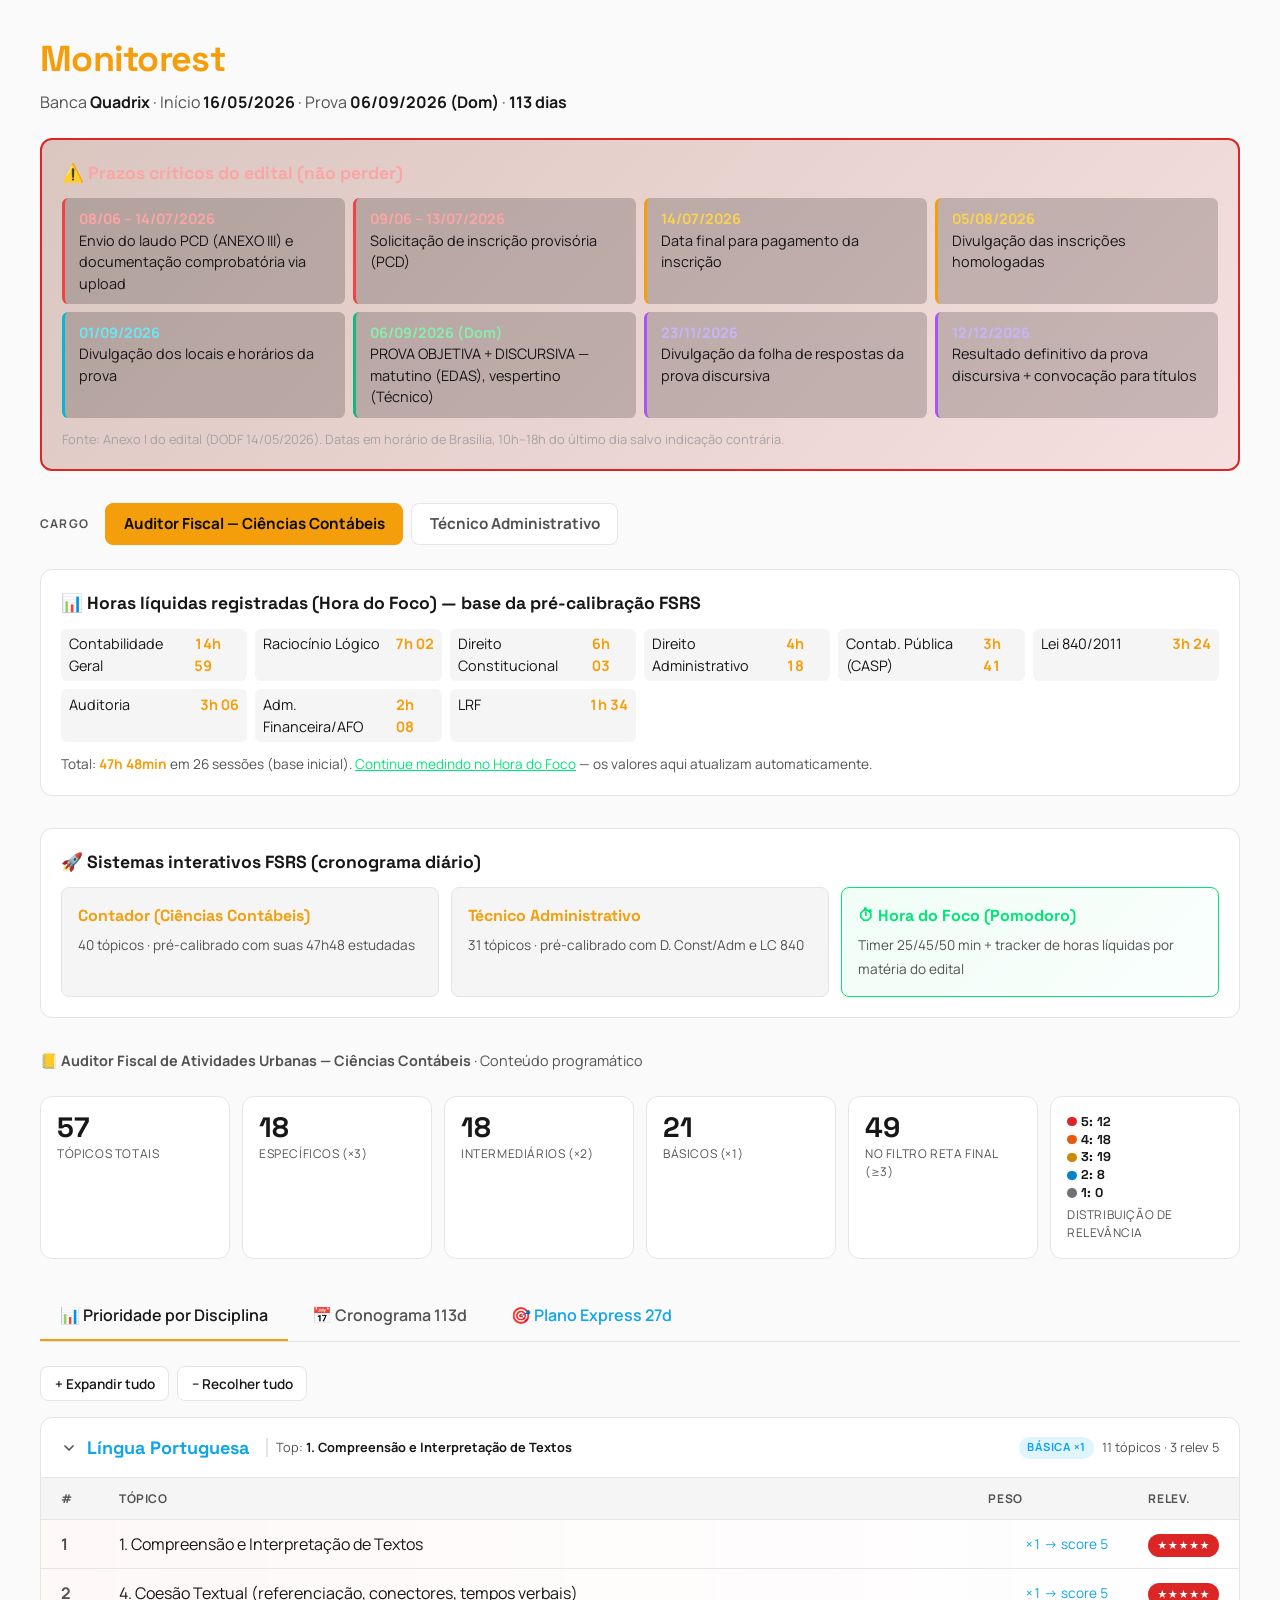
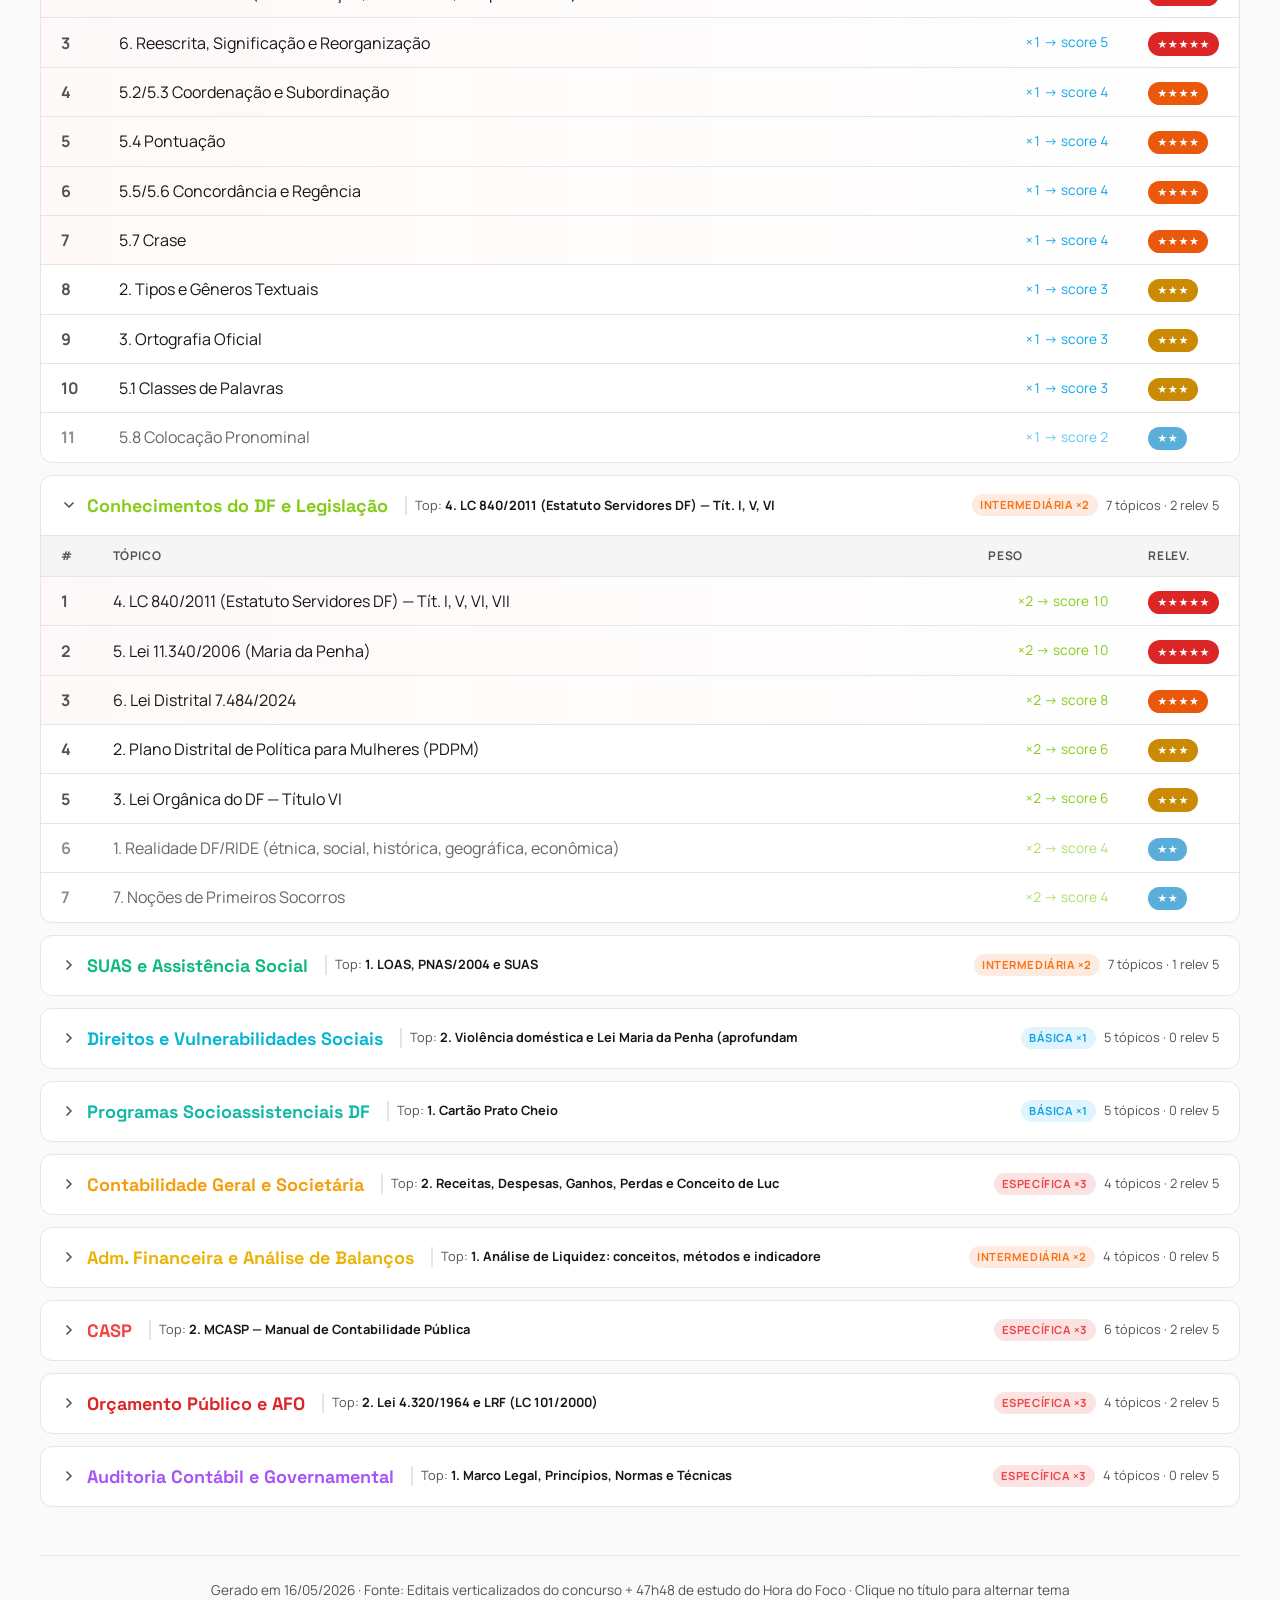
<file: monitorest/index.html>
<!DOCTYPE html><html lang="pt-BR"><head>
<meta charset="UTF-8"><meta name="viewport" content="width=device-width,initial-scale=1">
<title>Prioridade Monitorest</title>
<link rel="preconnect" href="https://fonts.googleapis.com">
<link rel="preconnect" href="https://fonts.gstatic.com" crossorigin>
<link href="https://fonts.googleapis.com/css2?family=Manrope:wght@400;500;700;800&family=Space+Grotesk:wght@600;700&display=swap" rel="stylesheet">
<style>
* { box-sizing: border-box; margin: 0; padding: 0; }
:root {
  --bg: #0a0a0a; --surface: #171717; --surface-2: #262626;
  --text: #fafafa; --text-dim: #a3a3a3; --border: #404040;
  --accent: #f59e0b;
}
@media (prefers-color-scheme: light) {
  :root:not([data-theme]) { --bg: #fafafa; --surface: #ffffff; --surface-2: #f5f5f5;
          --text: #171717; --text-dim: #525252; --border: #e5e5e5; }
}
:root[data-theme="light"] { --bg: #fafafa; --surface: #ffffff; --surface-2: #f5f5f5;
        --text: #171717; --text-dim: #525252; --border: #e5e5e5; }
:root[data-theme="dark"] { --bg: #0a0a0a; --surface: #171717; --surface-2: #262626;
        --text: #fafafa; --text-dim: #a3a3a3; --border: #404040; }
body { font-family: 'Manrope', system-ui, sans-serif; background: var(--bg); color: var(--text);
       line-height: 1.5; padding: 2rem 1rem; min-height: 100vh; }
.container { max-width: 1200px; margin: 0 auto; }
h1 { font-family: 'Space Grotesk', sans-serif; font-size: 2.25rem; font-weight: 700;
     margin-bottom: 0.25rem; letter-spacing: -0.02em; cursor: pointer; }
h1 .accent { color: var(--accent); }
.subtitle { color: var(--text-dim); margin-bottom: 1.5rem; font-size: 1rem; }
.subtitle strong { color: var(--text); }

/* Cargo selector */
.cargo-bar { display: flex; gap: 0.5rem; margin-bottom: 1.5rem; align-items: center; flex-wrap: wrap; }
.cargo-label { font-size: 0.75rem; color: var(--text-dim); text-transform: uppercase;
               letter-spacing: 0.1em; font-weight: 700; margin-right: 0.5rem; }
.cargo-btn { padding: 0.55rem 1.1rem; background: var(--surface); color: var(--text-dim);
             border: 1.5px solid var(--border); border-radius: 0.5rem; cursor: pointer;
             font: inherit; font-weight: 700; transition: all 0.15s; font-size: 0.95rem; }
.cargo-btn:hover { color: var(--text); border-color: var(--accent); }
.cargo-btn.active { background: var(--accent); color: #0a0a0a; border-color: var(--accent); }
.cargo-subtitle { color: var(--text-dim); margin-bottom: 1.5rem; font-size: 0.9rem; }

.stats { display: grid; grid-template-columns: repeat(auto-fit, minmax(140px, 1fr));
         gap: 0.75rem; margin-bottom: 2rem; }
.stat { background: var(--surface); border: 1px solid var(--border); border-radius: 0.75rem; padding: 1rem; }
.stat-val { font-family: 'Space Grotesk', sans-serif; font-size: 1.75rem; font-weight: 700; line-height: 1; }
.stat-label { font-size: 0.75rem; color: var(--text-dim); text-transform: uppercase; letter-spacing: 0.05em; margin-top: 0.25rem; }
.distrib { display: flex; gap: 0.5rem; margin-top: 0.5rem; align-items: center; flex-wrap: wrap; }
.distrib-item { display: flex; align-items: center; gap: 0.25rem; font-size: 0.8rem; }
.distrib-dot { width: 0.6rem; height: 0.6rem; border-radius: 50%; }

.tabs { display: flex; gap: 0.25rem; margin-bottom: 1.5rem; border-bottom: 1px solid var(--border); }
.tab { padding: 0.75rem 1.25rem; cursor: pointer; border: none; background: none; color: var(--text-dim);
       font: inherit; font-weight: 600; border-bottom: 2px solid transparent; transition: all 0.15s; }
.tab.active { color: var(--text); border-color: var(--accent); }
.tab:hover { color: var(--text); }
.view { display: none; }
.view.active { display: block; }

.view-actions { display: flex; gap: 0.5rem; margin-bottom: 1rem; flex-wrap: wrap; }
.btn-action { padding: 0.4rem 0.85rem; background: var(--surface); color: var(--text);
              border: 1px solid var(--border); border-radius: 0.5rem; cursor: pointer;
              font: inherit; font-size: 0.85rem; font-weight: 600; transition: all 0.15s; }
.btn-action:hover { background: var(--surface-2); border-color: var(--accent); }

.disc-section { background: var(--surface); border: 1px solid var(--border); border-radius: 0.75rem;
                margin-bottom: 0.75rem; overflow: hidden; }
.disc-section summary { padding: 1rem 1.25rem; cursor: pointer; list-style: none;
                        display: flex; align-items: center; justify-content: space-between; gap: 1rem;
                        flex-wrap: wrap; user-select: none; transition: background 0.15s; }
.disc-section summary::-webkit-details-marker { display: none; }
.disc-section summary:hover { background: var(--surface-2); }
.disc-section[open] summary { border-bottom: 1px solid var(--border); }
.disc-title-wrap { display: flex; align-items: center; gap: 0.6rem; flex: 1; min-width: 0; }
.chevron { width: 1rem; height: 1rem; transition: transform 0.2s; color: var(--text-dim); flex-shrink: 0; }
.disc-section[open] .chevron { transform: rotate(90deg); }
.disc-title { font-family: 'Space Grotesk', sans-serif; font-size: 1.125rem; font-weight: 700; }
.disc-meta { display: flex; gap: 0.5rem; align-items: center; flex-wrap: wrap; }
.peso-tag { padding: 0.15rem 0.5rem; border-radius: 999px; font-size: 0.7rem; font-weight: 700;
            text-transform: uppercase; letter-spacing: 0.05em; }
.peso-esp { background: #dc262620; color: #ef4444; }
.peso-int { background: #ea580c20; color: #f97316; }
.peso-bas { background: #0ea5e920; color: #0ea5e9; }
.disc-top-pick { font-size: 0.8rem; color: var(--text-dim); padding-left: 0.5rem;
                 border-left: 2px solid var(--border); margin-left: 0.5rem; }
.disc-top-pick strong { color: var(--text); }
@media (max-width: 600px) { .disc-top-pick { display: none; } }

table { width: 100%; border-collapse: collapse; }
th, td { padding: 0.7rem 1.25rem; text-align: left; border-bottom: 1px solid var(--border); }
th { background: var(--surface-2); font-size: 0.75rem; font-weight: 700;
     text-transform: uppercase; letter-spacing: 0.05em; color: var(--text-dim); }
tr:last-child td { border-bottom: none; }
tr:hover td { background: var(--surface-2); }
td.num { text-align: right; font-variant-numeric: tabular-nums; width: 160px; font-size: 0.85rem; }
td.rank { width: 50px; color: var(--text-dim); font-weight: 700; }
td.relev { width: 90px; }
.chip { display: inline-block; padding: 0.2rem 0.55rem; border-radius: 999px;
        font-size: 0.7rem; font-weight: 700; color: white; letter-spacing: 0.05em; }
.row-r5 { background: linear-gradient(90deg, #dc262608 0%, transparent 100%); }
.row-r4 { background: linear-gradient(90deg, #ea580c08 0%, transparent 100%); }
.row-r1, .row-r2 { opacity: 0.65; }

/* Cronograma */
.crono-stats { display: flex; gap: 1.5rem; margin-bottom: 1rem; flex-wrap: wrap; font-size: 0.9rem; color: var(--text-dim); }
.crono-stats strong { color: var(--text); }
.week-section { background: var(--surface); border: 1px solid var(--border); border-radius: 0.75rem;
                margin-bottom: 0.75rem; overflow: hidden; }
.week-section summary { padding: 0.85rem 1.25rem; background: var(--surface-2); cursor: pointer;
                        list-style: none; display: flex; align-items: center; justify-content: space-between;
                        gap: 0.6rem; user-select: none; transition: background 0.15s; }
.week-section summary::-webkit-details-marker { display: none; }
.week-section summary:hover { background: var(--border); }
.week-section[open] summary { border-bottom: 1px solid var(--border); }
.week-label { display: flex; align-items: center; gap: 0.6rem; font-weight: 700; font-size: 0.95rem; }
.week-range { font-size: 0.85rem; color: var(--text-dim); font-weight: 400; font-variant-numeric: tabular-nums; }
.crono-row { display: grid; grid-template-columns: 60px 100px 60px 1fr 1fr; gap: 0.5rem;
             padding: 0.6rem 1.25rem; border-bottom: 1px solid var(--border); align-items: center; }
.crono-row:last-child { border-bottom: none; }
.crono-row.today { background: #f59e0b15; font-weight: 600; }
.crono-row.weekend { background: var(--surface-2); }
.crono-dia { color: var(--text-dim); font-weight: 700; font-variant-numeric: tabular-nums; }
.crono-data { font-variant-numeric: tabular-nums; font-size: 0.9rem; }
.crono-sem { font-size: 0.8rem; color: var(--text-dim); text-transform: uppercase; letter-spacing: 0.05em; }
.disc-badge { display: inline-block; padding: 0.3rem 0.7rem; border-radius: 0.5rem;
              font-size: 0.85rem; font-weight: 600; border: 1px solid; }

/* Hours panel */
.hours-panel { background: var(--surface); border: 1px solid var(--border); border-radius: 0.75rem;
               padding: 1.25rem; margin-bottom: 2rem; }
.hours-panel h3 { font-family: 'Space Grotesk', sans-serif; font-size: 1.1rem; margin-bottom: 0.75rem; }
.hours-grid { display: grid; grid-template-columns: repeat(auto-fit, minmax(180px, 1fr)); gap: 0.5rem; }
.hour-row { display: flex; justify-content: space-between; padding: 0.3rem 0.5rem;
            background: var(--surface-2); border-radius: 0.4rem; font-size: 0.9rem; }
.hour-row strong { color: var(--accent); font-variant-numeric: tabular-nums; }

.app-links { background: var(--surface); border: 1px solid var(--border); border-radius: 0.75rem;
             padding: 1.25rem; margin-bottom: 2rem; }
.app-links h3 { font-family: 'Space Grotesk', sans-serif; font-size: 1.1rem; margin-bottom: 0.75rem; }
.app-links-grid { display: grid; grid-template-columns: repeat(auto-fit, minmax(280px, 1fr)); gap: 0.75rem; }
.app-link { display: block; padding: 1rem; background: var(--surface-2); border: 1px solid var(--border);
            border-radius: 0.5rem; text-decoration: none; color: var(--text); transition: all 0.15s; }
.app-link:hover { border-color: var(--accent); background: var(--bg); }
.app-link strong { color: var(--accent); font-family: 'Space Grotesk', sans-serif; font-size: 1rem; display: block; margin-bottom: 0.25rem; }
.app-link span { color: var(--text-dim); font-size: 0.85rem; }

.footer { color: var(--text-dim); font-size: 0.85rem; margin-top: 3rem; padding-top: 1.5rem;
          border-top: 1px solid var(--border); text-align: center; }

.cargo-view { display: none; }
.cargo-view.active { display: block; }

@media (max-width: 600px) {
  body { padding: 1rem 0.5rem; }
  h1 { font-size: 1.5rem; }
  .crono-row { grid-template-columns: 40px 1fr; gap: 0.25rem; padding: 0.5rem 0.75rem; }
  .crono-row .crono-data, .crono-row .crono-sem { display: none; }
  th, td { padding: 0.5rem 0.75rem; font-size: 0.85rem; }
}
@media print {
  body { background: white; color: black; padding: 0; }
  .tabs, .view-actions, .cargo-bar { display: none; }
  .view { display: block !important; page-break-before: always; }
  .view:first-of-type { page-break-before: auto; }
  details { break-inside: avoid; }
  details > summary { list-style: none; }
  details:not([open]) > *:not(summary) { display: block !important; }
  details[open] .chevron, details:not([open]) .chevron { display: none; }
}
</style></head><body>
<div class="container">
<h1><span class="accent">Monitorest</span></h1>
<p class="subtitle">Banca <strong>Quadrix</strong> · Início <strong>16/05/2026</strong> · Prova <strong>06/09/2026 (Dom)</strong> · <strong>113 dias</strong></p>

<div class="prazos-box" style="background:linear-gradient(135deg,#7c2d1240 0%,#dc262620 100%);border:2px solid #dc2626;border-radius:0.75rem;padding:1.25rem;margin-bottom:2rem">
<h3 style="font-family:'Space Grotesk',sans-serif;font-size:1.1rem;margin-bottom:0.75rem;color:#fca5a5">⚠️ Prazos críticos do edital (não perder)</h3>
<div style="display:grid;grid-template-columns:repeat(auto-fit,minmax(250px,1fr));gap:0.5rem;font-size:0.9rem">
<div style="background:#00000030;padding:0.6rem 0.9rem;border-radius:0.4rem;border-left:3px solid #ef4444"><strong style="color:#fca5a5">08/06 – 14/07/2026</strong><br>Envio do laudo PCD (ANEXO III) e documentação comprobatória via upload</div>
<div style="background:#00000030;padding:0.6rem 0.9rem;border-radius:0.4rem;border-left:3px solid #ef4444"><strong style="color:#fca5a5">09/06 – 13/07/2026</strong><br>Solicitação de inscrição provisória (PCD)</div>
<div style="background:#00000030;padding:0.6rem 0.9rem;border-radius:0.4rem;border-left:3px solid #f59e0b"><strong style="color:#fcd34d">14/07/2026</strong><br>Data final para pagamento da inscrição</div>
<div style="background:#00000030;padding:0.6rem 0.9rem;border-radius:0.4rem;border-left:3px solid #f59e0b"><strong style="color:#fcd34d">05/08/2026</strong><br>Divulgação das inscrições homologadas</div>
<div style="background:#00000030;padding:0.6rem 0.9rem;border-radius:0.4rem;border-left:3px solid #06b6d4"><strong style="color:#67e8f9">01/09/2026</strong><br>Divulgação dos locais e horários da prova</div>
<div style="background:#00000030;padding:0.6rem 0.9rem;border-radius:0.4rem;border-left:3px solid #10b981"><strong style="color:#86efac">06/09/2026 (Dom)</strong><br>PROVA OBJETIVA + DISCURSIVA — matutino (EDAS), vespertino (Técnico)</div>
<div style="background:#00000030;padding:0.6rem 0.9rem;border-radius:0.4rem;border-left:3px solid #a855f7"><strong style="color:#c4b5fd">23/11/2026</strong><br>Divulgação da folha de respostas da prova discursiva</div>
<div style="background:#00000030;padding:0.6rem 0.9rem;border-radius:0.4rem;border-left:3px solid #a855f7"><strong style="color:#c4b5fd">12/12/2026</strong><br>Resultado definitivo da prova discursiva + convocação para títulos</div>
</div>
<p style="margin-top:0.75rem;font-size:0.8rem;color:#a3a3a3">Fonte: Anexo I do edital (DODF 14/05/2026). Datas em horário de Brasília, 10h–18h do último dia salvo indicação contrária.</p>
</div>

<!-- ====== PLANO EXPRESS 27 DIAS — Agora é uma aba dentro de cada cargo (Contador/Técnico) ====== -->
<style>
.exp-tab-btn{font-family:'Space Grotesk',sans-serif;background:transparent;border:none;color:#a3a3a3;padding:0.4rem 0.9rem;border-radius:0.4rem;cursor:pointer;font-weight:600;font-size:0.85rem;transition:all 0.15s}
.exp-tab-btn:hover{color:#7dd3fc}
.exp-tab-btn.act{background:#0ea5e9;color:#000}
.exp-grid{display:grid;grid-template-columns:repeat(auto-fill,minmax(280px,1fr));gap:0.6rem;max-height:560px;overflow-y:auto;padding-right:0.5rem}
.exp-grid::-webkit-scrollbar{width:8px}
.exp-grid::-webkit-scrollbar-thumb{background:#0ea5e950;border-radius:4px}
.exp-day{background:#00000040;border:1px solid #1e293b;border-radius:0.5rem;padding:0.6rem 0.75rem}
.exp-day.today{border-color:#0ea5e9;background:#0ea5e915}
.exp-day-label{font-family:'Space Grotesk',sans-serif;font-size:0.85rem;font-weight:700;color:#7dd3fc;margin-bottom:0.5rem;display:flex;justify-content:space-between}
.exp-day-label .dow{color:#a3a3a3;font-weight:500;font-size:0.8rem}
.exp-topic{padding:0.5rem 0.6rem;background:#00000060;border-left:3px solid #ca8a04;border-radius:0.3rem;margin-bottom:0.4rem;font-size:0.82rem}
.exp-topic small{color:#a3a3a3;font-size:0.7rem;display:block;line-height:1.3}
.exp-topic .topic-name{color:#fafafa;margin:0.15rem 0;line-height:1.3;font-weight:500}
.exp-topic .score-tag{color:#94a3b8;font-size:0.7rem;font-family:'JetBrains Mono',monospace}
</style>
<script>
// === Syllabus embarcado (mantém sync com syllabus_contador.json / syllabus_tecnico.json) ===
const EXP_SYL_CONT = [
  {disciplina:"Língua Portuguesa",nome:"1. Compreensão e Interpretação de Textos",relevancia:3,peso:1},
  {disciplina:"Língua Portuguesa",nome:"2. Tipos e Gêneros Textuais",relevancia:2,peso:1},
  {disciplina:"Língua Portuguesa",nome:"3. Ortografia Oficial",relevancia:3,peso:1},
  {disciplina:"Língua Portuguesa",nome:"4. Coesão Textual",relevancia:4,peso:1},
  {disciplina:"Língua Portuguesa",nome:"5.1 Classes de Palavras",relevancia:3,peso:1},
  {disciplina:"Língua Portuguesa",nome:"5.2/5.3 Coord. e Subord.",relevancia:4,peso:1},
  {disciplina:"Língua Portuguesa",nome:"5.4 Pontuação",relevancia:4,peso:1},
  {disciplina:"Língua Portuguesa",nome:"5.5/5.6 Concord. e Regência",relevancia:4,peso:1},
  {disciplina:"Língua Portuguesa",nome:"5.7 Crase",relevancia:4,peso:1},
  {disciplina:"Língua Portuguesa",nome:"5.8 Colocação Pronominal",relevancia:3,peso:1},
  {disciplina:"Língua Portuguesa",nome:"6. Reescrita e Significação",relevancia:5,peso:1},
  {disciplina:"Conhecimentos do DF",nome:"1. Realidade DF/RIDE",relevancia:2,peso:2},
  {disciplina:"Conhecimentos do DF",nome:"2. PDPM",relevancia:3,peso:2},
  {disciplina:"Conhecimentos do DF",nome:"3. Lei Orgânica DF Tít.VI",relevancia:3,peso:2},
  {disciplina:"Conhecimentos do DF",nome:"4. LC 840/2011 Tít.I,V,VI,VII",relevancia:3,peso:2},
  {disciplina:"Conhecimentos do DF",nome:"5. Lei 11.340 (Maria da Penha) ⭐",relevancia:5,peso:2},
  {disciplina:"Conhecimentos do DF",nome:"6. Lei Distrital 7.484/2024",relevancia:4,peso:2},
  {disciplina:"Conhecimentos do DF",nome:"7. Primeiros Socorros",relevancia:2,peso:2},
  {disciplina:"Cont. Geral",nome:"1. Estrutura Conceitual (CPC/IASB)",relevancia:3,peso:3},
  {disciplina:"Cont. Geral",nome:"2. Receitas/Despesas/Lucro",relevancia:2,peso:3},
  {disciplina:"Cont. Geral",nome:"3. Mensuração Ativos/Passivos/PL",relevancia:3,peso:3},
  {disciplina:"Cont. Geral",nome:"4. Evidenciação Contábil",relevancia:2,peso:3},
  {disciplina:"AFAB",nome:"1. Análise de Liquidez",relevancia:3,peso:2},
  {disciplina:"AFAB",nome:"2. Planejamento Caixa e CGL",relevancia:3,peso:2},
  {disciplina:"AFAB",nome:"3. Estoques e Valores a Receber",relevancia:2,peso:2},
  {disciplina:"AFAB",nome:"4. Risco × Rentabilidade",relevancia:3,peso:2},
  {disciplina:"CASP",nome:"1. Contab. Pública e Ambiente",relevancia:3,peso:3},
  {disciplina:"CASP",nome:"2. MCASP ⭐",relevancia:5,peso:3},
  {disciplina:"CASP",nome:"3. PCASP ⭐",relevancia:5,peso:3},
  {disciplina:"CASP",nome:"4. DCASP e Análise",relevancia:4,peso:3},
  {disciplina:"CASP",nome:"5. NBC TSP",relevancia:4,peso:3},
  {disciplina:"CASP",nome:"6. PCO + PCP ⭐",relevancia:5,peso:3},
  {disciplina:"AFO",nome:"1. Evol. Conceitual e Princípios",relevancia:3,peso:3},
  {disciplina:"AFO",nome:"2. Lei 4.320 + LRF ⭐",relevancia:5,peso:3},
  {disciplina:"AFO",nome:"3. PPA, LDO, LOA",relevancia:4,peso:3},
  {disciplina:"AFO",nome:"4. Execução Orçamentária ⭐",relevancia:5,peso:3},
  {disciplina:"Auditoria",nome:"1. Marco Legal e Técnicas",relevancia:3,peso:3},
  {disciplina:"Auditoria",nome:"2. Controles Internos",relevancia:2,peso:3},
  {disciplina:"Auditoria",nome:"3. Papéis, Pareceres, Relatórios",relevancia:2,peso:3},
  {disciplina:"Auditoria",nome:"4. Auditoria por Ciclos",relevancia:2,peso:3}
];
const EXP_SYL_TEC = [
  {disciplina:"Língua Portuguesa",nome:"1. Compreensão e Interpretação",relevancia:3,peso:1},
  {disciplina:"Língua Portuguesa",nome:"2. Tipos e Gêneros Textuais",relevancia:2,peso:1},
  {disciplina:"Língua Portuguesa",nome:"3. Ortografia Oficial",relevancia:3,peso:1},
  {disciplina:"Língua Portuguesa",nome:"4. Coesão Textual",relevancia:4,peso:1},
  {disciplina:"Língua Portuguesa",nome:"5.1 Classes de Palavras",relevancia:3,peso:1},
  {disciplina:"Língua Portuguesa",nome:"5.2/5.3 Coord. e Subord.",relevancia:4,peso:1},
  {disciplina:"Língua Portuguesa",nome:"5.4 Pontuação",relevancia:4,peso:1},
  {disciplina:"Língua Portuguesa",nome:"5.5/5.6 Concord. e Regência",relevancia:4,peso:1},
  {disciplina:"Língua Portuguesa",nome:"5.7 Crase",relevancia:4,peso:1},
  {disciplina:"Língua Portuguesa",nome:"5.8 Colocação Pronominal",relevancia:3,peso:1},
  {disciplina:"Língua Portuguesa",nome:"6. Reescrita e Significação",relevancia:5,peso:1},
  {disciplina:"Conhecimentos do DF",nome:"1. Realidade DF/RIDE",relevancia:2,peso:2},
  {disciplina:"Conhecimentos do DF",nome:"2. PDPM",relevancia:3,peso:2},
  {disciplina:"Conhecimentos do DF",nome:"3. Lei Orgânica DF Tít.VI",relevancia:3,peso:2},
  {disciplina:"Conhecimentos do DF",nome:"4. LC 840/2011",relevancia:3,peso:2},
  {disciplina:"Conhecimentos do DF",nome:"5. Lei 11.340 (Maria da Penha) ⭐",relevancia:5,peso:2},
  {disciplina:"Conhecimentos do DF",nome:"6. Lei Distrital 7.484/2024",relevancia:4,peso:2},
  {disciplina:"Conhecimentos do DF",nome:"7. Primeiros Socorros",relevancia:2,peso:2},
  {disciplina:"SUAS",nome:"1. PNAS/2004 ⭐",relevancia:5,peso:3},
  {disciplina:"SUAS",nome:"2. SUAS: Princípios e Seguranças ⭐",relevancia:5,peso:3},
  {disciplina:"SUAS",nome:"3. NOB/SUAS (2012)",relevancia:4,peso:3},
  {disciplina:"Programas DF",nome:"1. Cartão Prato Cheio",relevancia:4,peso:3},
  {disciplina:"Programas DF",nome:"2. Cartão Gás",relevancia:3,peso:3},
  {disciplina:"Programas DF",nome:"3. Plano DF Social",relevancia:4,peso:3},
  {disciplina:"Programas DF",nome:"4. Benefícios Eventuais ⭐",relevancia:5,peso:3},
  {disciplina:"Programas DF",nome:"5. SISAN/Restaurante Comunitário",relevancia:3,peso:3},
  {disciplina:"Agente Social",nome:"1. CRAS, CREAS, Acolhimento ⭐",relevancia:5,peso:3},
  {disciplina:"Agente Social",nome:"2. PAIF, SCFV ⭐",relevancia:5,peso:3},
  {disciplina:"Agente Social",nome:"3. Proteção Social Especial ⭐",relevancia:5,peso:3},
  {disciplina:"Agente Social",nome:"4. População em Situação de Rua",relevancia:4,peso:3},
  {disciplina:"Agente Social",nome:"5. Saúde Mental e Redução de Danos ⭐",relevancia:5,peso:3}
];

const EXP_DIAS = 27;

function expCor(r) {
  return r >= 5 ? '#dc2626' : r >= 4 ? '#ea580c' : r >= 3 ? '#ca8a04' : r >= 2 ? '#0284c7' : '#71717a';
}

function renderExpressPlan(cargo) {
  const syl = cargo === 'contador' ? EXP_SYL_CONT : EXP_SYL_TEC;
  const filterEl = document.getElementById('expMinRelev-' + cargo);
  const minRel = filterEl ? (parseInt(filterEl.value) || 3) : 3;
  const filtered = syl.filter(t => t.relevancia >= minRel);
  const scored = filtered.map(t => ({...t, score: t.relevancia * t.peso}));
  scored.sort((a,b) => b.score - a.score || b.relevancia - a.relevancia);
  const slotsPorDia = Math.max(1, Math.ceil(scored.length / EXP_DIAS));
  const totEl = document.getElementById('expTotalTopicos-' + cargo);
  const slotsEl = document.getElementById('expSlotsPorDia-' + cargo);
  if (totEl) totEl.textContent = scored.length;
  if (slotsEl) slotsEl.textContent = slotsPorDia;
  const today = new Date();
  const DOW = ['Dom','Seg','Ter','Qua','Qui','Sex','Sáb'];
  let html = '';
  for (let d = 0; d < EXP_DIAS; d++) {
    const date = new Date(today);
    date.setDate(date.getDate() + d);
    const topicos = scored.slice(d * slotsPorDia, (d+1) * slotsPorDia);
    if (topicos.length === 0) break;
    const isToday = d === 0;
    html += '<div class="exp-day'+(isToday?' today':'')+'">';
    html += '<div class="exp-day-label"><span>D'+(d+1)+' · '+String(date.getDate()).padStart(2,'0')+'/'+String(date.getMonth()+1).padStart(2,'0')+'</span><span class="dow">'+DOW[date.getDay()]+'</span></div>';
    topicos.forEach(t => {
      html += '<div class="exp-topic" style="border-left-color:'+expCor(t.relevancia)+'">';
      html += '<small>'+t.disciplina+'</small>';
      html += '<div class="topic-name">'+t.nome+'</div>';
      html += '<small class="score-tag">★'+t.relevancia+' × peso '+t.peso+' = '+t.score+'</small>';
      html += '</div>';
    });
    html += '</div>';
  }
  const grid = document.getElementById('expGrid-' + cargo);
  if (grid) grid.innerHTML = html;
}

document.addEventListener('DOMContentLoaded', () => {
  renderExpressPlan('contador');
  renderExpressPlan('tecnico');
});
</script>
<!-- ====== FIM PLANO EXPRESS ====== -->
<div class="cargo-bar">
<span class="cargo-label">Cargo</span>
<button class="cargo-btn active" onclick="showCargo('contador')">Auditor Fiscal — Ciências Contábeis</button>
<button class="cargo-btn" onclick="showCargo('tecnico')">Técnico Administrativo</button>
</div>
<div class="hours-panel">
<h3>📊 Horas líquidas registradas (Hora do Foco) — base da pré-calibração FSRS</h3>
<div class="hours-grid" id="horasGrid">
<div class="hour-row"><span>Contabilidade Geral</span><strong>14h 59</strong></div>
<div class="hour-row"><span>Raciocínio Lógico</span><strong>7h 02</strong></div>
<div class="hour-row"><span>Direito Constitucional</span><strong>6h 03</strong></div>
<div class="hour-row"><span>Direito Administrativo</span><strong>4h 18</strong></div>
<div class="hour-row"><span>Contab. Pública (CASP)</span><strong>3h 41</strong></div>
<div class="hour-row"><span>Lei 840/2011</span><strong>3h 24</strong></div>
<div class="hour-row"><span>Auditoria</span><strong>3h 06</strong></div>
<div class="hour-row"><span>Adm. Financeira/AFO</span><strong>2h 08</strong></div>
<div class="hour-row"><span>LRF</span><strong>1h 34</strong></div>
</div>
<p id="horasResumo" style="margin-top:0.75rem;font-size:0.85rem;color:var(--text-dim)">Total: <strong style="color:var(--accent)">47h 48min</strong> em 26 sessões (base inicial). <a href="horas_liquidas.html" style="color:#00e676;text-decoration:underline">Continue medindo no Hora do Foco</a> — os valores aqui atualizam automaticamente.</p>
<script>
(function carregarHorasLiquidas(){
  try {
    const raw = localStorage.getItem('hl_sedes_df_2026');
    if (!raw) return; // mantém os valores hardcoded como baseline
    const data = JSON.parse(raw);
    if (!data.subjects || !data.subjects.length) return;
    function fmt(m){const h=Math.floor(m/60);return h+'h '+String(m%60).padStart(2,'0');}
    const ordenado = [...data.subjects].filter(s=>s.min>0).sort((a,b)=>b.min-a.min);
    if (ordenado.length === 0) return; // sem dados ainda
    const grid = document.getElementById('horasGrid');
    grid.innerHTML = ordenado.map(s =>
      '<div class="hour-row"><span>'+s.name+'</span><strong>'+fmt(s.min)+'</strong></div>'
    ).join('');
    const totalSess = data.totalSessions || 0;
    const totalH = fmt(data.totalMin || 0);
    document.getElementById('horasResumo').innerHTML =
      'Total: <strong style="color:var(--accent)">'+totalH+'</strong> em '+totalSess+' sessões (medidas no Hora do Foco). ' +
      '<a href="horas_liquidas.html" style="color:#00e676;text-decoration:underline">Abrir o tracker →</a>';
  } catch(e){ console.warn('Erro ao ler horas líquidas:', e); }
})();
</script>
</div>
<div class="app-links">
<h3>🚀 Sistemas interativos FSRS (cronograma diário)</h3>
<div class="app-links-grid">
<a class="app-link" href="app_contador.html"><strong>Contador (Ciências Contábeis)</strong><span>40 tópicos · pré-calibrado com suas 47h48 estudadas</span></a>
<a class="app-link" href="app_tecnico.html"><strong>Técnico Administrativo</strong><span>31 tópicos · pré-calibrado com D. Const/Adm e LC 840</span></a>
<a class="app-link" href="horas_liquidas.html" style="border-color:#00e676;background:linear-gradient(135deg,rgba(0,230,118,0.06),rgba(0,230,118,0.02))"><strong style="color:#00e676">⏱ Hora do Foco (Pomodoro)</strong><span>Timer 25/45/50 min + tracker de horas líquidas por matéria do edital</span></a>
</div>
</div>
<div id="cargo-contador" class="cargo-view active">
<p class="cargo-subtitle">📒 <strong>Auditor Fiscal de Atividades Urbanas — Ciências Contábeis</strong> · Conteúdo programático</p>
<div class="stats">
<div class="stat"><div class="stat-val">57</div><div class="stat-label">Tópicos totais</div></div>
<div class="stat"><div class="stat-val">18</div><div class="stat-label">Específicos (×3)</div></div>
<div class="stat"><div class="stat-val">18</div><div class="stat-label">Intermediários (×2)</div></div>
<div class="stat"><div class="stat-val">21</div><div class="stat-label">Básicos (×1)</div></div>
<div class="stat"><div class="stat-val">49</div><div class="stat-label">No filtro Reta Final (≥3)</div></div>
<div class="stat"><div class="stat-val" style="font-size:1rem;line-height:1.4">
<div class="distrib-item"><span class="distrib-dot" style="background:#dc2626"></span>5: <strong>12</strong></div>
<div class="distrib-item"><span class="distrib-dot" style="background:#ea580c"></span>4: <strong>18</strong></div>
<div class="distrib-item"><span class="distrib-dot" style="background:#ca8a04"></span>3: <strong>19</strong></div>
<div class="distrib-item"><span class="distrib-dot" style="background:#0284c7"></span>2: <strong>8</strong></div>
<div class="distrib-item"><span class="distrib-dot" style="background:#71717a"></span>1: <strong>0</strong></div>
</div><div class="stat-label">Distribuição de relevância</div></div>
</div>
<div class="tabs">
<button class="tab active" onclick="showView('prioridade-contador', this)">📊 Prioridade por Disciplina</button>
<button class="tab" onclick="showView('cronograma-contador', this)">📅 Cronograma 113d</button>
<button class="tab" onclick="showView('express-contador', this)" style="color:#0ea5e9">🎯 Plano Express 27d</button>
</div>
<div id="express-contador" class="view" style="background:linear-gradient(135deg,#1e3a8a25 0%,#0c4a6e30 100%);border:2px solid #0ea5e9;border-radius:0.75rem;padding:1.25rem">
  <div style="margin-bottom:0.75rem">
    <h3 style="font-family:'Space Grotesk',sans-serif;font-size:1.1rem;color:#7dd3fc;margin-bottom:0.25rem">🎯 Plano Express 27 dias — Contador</h3>
    <p style="font-size:0.85rem;color:#a3a3a3">Tópicos ordenados por <strong>score = relevância × peso</strong>. Distribuídos automaticamente nos próximos 27 dias (até ~12/06).</p>
  </div>
  <div style="display:flex;gap:1rem;flex-wrap:wrap;margin-bottom:1rem;font-size:0.85rem;color:#a3a3a3">
    <span>📊 <span id="expTotalTopicos-contador">0</span> tópicos</span>
    <span>📅 <span id="expSlotsPorDia-contador">0</span> tópicos/dia</span>
    <span>🎓 Foco em relevância ≥ <select id="expMinRelev-contador" onchange="renderExpressPlan('contador')" style="background:#000;color:#7dd3fc;border:1px solid #0ea5e9;border-radius:4px;padding:2px 6px"><option value="1">1 (tudo)</option><option value="2">2</option><option value="3" selected>3 (recomendado)</option><option value="4">4</option><option value="5">5 (só topo)</option></select></span>
  </div>
  <div id="expGrid-contador"></div>
  <p style="margin-top:0.75rem;font-size:0.8rem;color:#a3a3a3">💡 Após esses 27 dias você terá coberto o conteúdo essencial. Os ~80 dias restantes até 06/09 são para <strong>simulados + revisões FSRS</strong>.</p>
</div>
<div id="prioridade-contador" class="view active">
<div class="view-actions">
<button class="btn-action" onclick="toggleAll('prioridade-contador', true)">+ Expandir tudo</button>
<button class="btn-action" onclick="toggleAll('prioridade-contador', false)">− Recolher tudo</button>
</div>
<details class="disc-section" open>
<summary>
<div class="disc-title-wrap">
<svg class="chevron" viewBox="0 0 24 24" fill="none" stroke="currentColor" stroke-width="2.5" stroke-linecap="round" stroke-linejoin="round"><polyline points="9 6 15 12 9 18"/></svg>
<span class="disc-title" style="color:#0ea5e9">Língua Portuguesa</span>
<span class="disc-top-pick">Top: <strong>1. Compreensão e Interpretação de Textos</strong></span>
</div>
<div class="disc-meta">
<span class="peso-tag peso-bas">Básica ×1</span>
<span style="font-size:0.8rem;color:var(--text-dim)">11 tópicos · 3 relev 5</span>
</div>
</summary>
<table>
<thead><tr><th>#</th><th>Tópico</th><th class="num">Peso</th><th class="relev">Relev.</th></tr></thead>
<tbody>
<tr class="row-r5">
<td class="rank">1</td>
<td>1. Compreensão e Interpretação de Textos</td>
<td class="num" style="color:#0ea5e9">×1 → score 5</td>
<td class="relev"><span class="chip" style="background:#dc2626">★★★★★</span></td>
</tr>
<tr class="row-r5">
<td class="rank">2</td>
<td>4. Coesão Textual (referenciação, conectores, tempos verbais)</td>
<td class="num" style="color:#0ea5e9">×1 → score 5</td>
<td class="relev"><span class="chip" style="background:#dc2626">★★★★★</span></td>
</tr>
<tr class="row-r5">
<td class="rank">3</td>
<td>6. Reescrita, Significação e Reorganização</td>
<td class="num" style="color:#0ea5e9">×1 → score 5</td>
<td class="relev"><span class="chip" style="background:#dc2626">★★★★★</span></td>
</tr>
<tr class="row-r4">
<td class="rank">4</td>
<td>5.2/5.3 Coordenação e Subordinação</td>
<td class="num" style="color:#0ea5e9">×1 → score 4</td>
<td class="relev"><span class="chip" style="background:#ea580c">★★★★</span></td>
</tr>
<tr class="row-r4">
<td class="rank">5</td>
<td>5.4 Pontuação</td>
<td class="num" style="color:#0ea5e9">×1 → score 4</td>
<td class="relev"><span class="chip" style="background:#ea580c">★★★★</span></td>
</tr>
<tr class="row-r4">
<td class="rank">6</td>
<td>5.5/5.6 Concordância e Regência</td>
<td class="num" style="color:#0ea5e9">×1 → score 4</td>
<td class="relev"><span class="chip" style="background:#ea580c">★★★★</span></td>
</tr>
<tr class="row-r4">
<td class="rank">7</td>
<td>5.7 Crase</td>
<td class="num" style="color:#0ea5e9">×1 → score 4</td>
<td class="relev"><span class="chip" style="background:#ea580c">★★★★</span></td>
</tr>
<tr class="row-r3">
<td class="rank">8</td>
<td>2. Tipos e Gêneros Textuais</td>
<td class="num" style="color:#0ea5e9">×1 → score 3</td>
<td class="relev"><span class="chip" style="background:#ca8a04">★★★</span></td>
</tr>
<tr class="row-r3">
<td class="rank">9</td>
<td>3. Ortografia Oficial</td>
<td class="num" style="color:#0ea5e9">×1 → score 3</td>
<td class="relev"><span class="chip" style="background:#ca8a04">★★★</span></td>
</tr>
<tr class="row-r3">
<td class="rank">10</td>
<td>5.1 Classes de Palavras</td>
<td class="num" style="color:#0ea5e9">×1 → score 3</td>
<td class="relev"><span class="chip" style="background:#ca8a04">★★★</span></td>
</tr>
<tr class="row-r2">
<td class="rank">11</td>
<td>5.8 Colocação Pronominal</td>
<td class="num" style="color:#0ea5e9">×1 → score 2</td>
<td class="relev"><span class="chip" style="background:#0284c7">★★</span></td>
</tr>
</tbody></table>
</details>
<details class="disc-section" open>
<summary>
<div class="disc-title-wrap">
<svg class="chevron" viewBox="0 0 24 24" fill="none" stroke="currentColor" stroke-width="2.5" stroke-linecap="round" stroke-linejoin="round"><polyline points="9 6 15 12 9 18"/></svg>
<span class="disc-title" style="color:#84cc16">Conhecimentos do DF e Legislação</span>
<span class="disc-top-pick">Top: <strong>4. LC 840/2011 (Estatuto Servidores DF) — Tít. I, V, VI</strong></span>
</div>
<div class="disc-meta">
<span class="peso-tag peso-int">Intermediária ×2</span>
<span style="font-size:0.8rem;color:var(--text-dim)">7 tópicos · 2 relev 5</span>
</div>
</summary>
<table>
<thead><tr><th>#</th><th>Tópico</th><th class="num">Peso</th><th class="relev">Relev.</th></tr></thead>
<tbody>
<tr class="row-r5">
<td class="rank">1</td>
<td>4. LC 840/2011 (Estatuto Servidores DF) — Tít. I, V, VI, VII</td>
<td class="num" style="color:#84cc16">×2 → score 10</td>
<td class="relev"><span class="chip" style="background:#dc2626">★★★★★</span></td>
</tr>
<tr class="row-r5">
<td class="rank">2</td>
<td>5. Lei 11.340/2006 (Maria da Penha)</td>
<td class="num" style="color:#84cc16">×2 → score 10</td>
<td class="relev"><span class="chip" style="background:#dc2626">★★★★★</span></td>
</tr>
<tr class="row-r4">
<td class="rank">3</td>
<td>6. Lei Distrital 7.484/2024</td>
<td class="num" style="color:#84cc16">×2 → score 8</td>
<td class="relev"><span class="chip" style="background:#ea580c">★★★★</span></td>
</tr>
<tr class="row-r3">
<td class="rank">4</td>
<td>2. Plano Distrital de Política para Mulheres (PDPM)</td>
<td class="num" style="color:#84cc16">×2 → score 6</td>
<td class="relev"><span class="chip" style="background:#ca8a04">★★★</span></td>
</tr>
<tr class="row-r3">
<td class="rank">5</td>
<td>3. Lei Orgânica do DF — Título VI</td>
<td class="num" style="color:#84cc16">×2 → score 6</td>
<td class="relev"><span class="chip" style="background:#ca8a04">★★★</span></td>
</tr>
<tr class="row-r2">
<td class="rank">6</td>
<td>1. Realidade DF/RIDE (étnica, social, histórica, geográfica, econômica)</td>
<td class="num" style="color:#84cc16">×2 → score 4</td>
<td class="relev"><span class="chip" style="background:#0284c7">★★</span></td>
</tr>
<tr class="row-r2">
<td class="rank">7</td>
<td>7. Noções de Primeiros Socorros</td>
<td class="num" style="color:#84cc16">×2 → score 4</td>
<td class="relev"><span class="chip" style="background:#0284c7">★★</span></td>
</tr>
</tbody></table>
</details>
<details class="disc-section">
<summary>
<div class="disc-title-wrap">
<svg class="chevron" viewBox="0 0 24 24" fill="none" stroke="currentColor" stroke-width="2.5" stroke-linecap="round" stroke-linejoin="round"><polyline points="9 6 15 12 9 18"/></svg>
<span class="disc-title" style="color:#10b981">SUAS e Assistência Social</span>
<span class="disc-top-pick">Top: <strong>1. LOAS, PNAS/2004 e SUAS</strong></span>
</div>
<div class="disc-meta">
<span class="peso-tag peso-int">Intermediária ×2</span>
<span style="font-size:0.8rem;color:var(--text-dim)">7 tópicos · 1 relev 5</span>
</div>
</summary>
<table>
<thead><tr><th>#</th><th>Tópico</th><th class="num">Peso</th><th class="relev">Relev.</th></tr></thead>
<tbody>
<tr class="row-r5">
<td class="rank">1</td>
<td>1. LOAS, PNAS/2004 e SUAS</td>
<td class="num" style="color:#10b981">×2 → score 10</td>
<td class="relev"><span class="chip" style="background:#dc2626">★★★★★</span></td>
</tr>
<tr class="row-r4">
<td class="rank">2</td>
<td>2. NOB/SUAS (responsabilidades, cofinanciamento)</td>
<td class="num" style="color:#10b981">×2 → score 8</td>
<td class="relev"><span class="chip" style="background:#ea580c">★★★★</span></td>
</tr>
<tr class="row-r3">
<td class="rank">3</td>
<td>4. Tipificação Nacional de Serviços Socioassistenciais</td>
<td class="num" style="color:#10b981">×2 → score 6</td>
<td class="relev"><span class="chip" style="background:#ca8a04">★★★</span></td>
</tr>
<tr class="row-r3">
<td class="rank">4</td>
<td>5. Instâncias de pactuação, deliberação e controle social</td>
<td class="num" style="color:#10b981">×2 → score 6</td>
<td class="relev"><span class="chip" style="background:#ca8a04">★★★</span></td>
</tr>
<tr class="row-r3">
<td class="rank">5</td>
<td>6. CadÚnico e Protocolo de Gestão Integrada</td>
<td class="num" style="color:#10b981">×2 → score 6</td>
<td class="relev"><span class="chip" style="background:#ca8a04">★★★</span></td>
</tr>
<tr class="row-r3">
<td class="rank">6</td>
<td>7. MROSC: parceria e chamamento público</td>
<td class="num" style="color:#10b981">×2 → score 6</td>
<td class="relev"><span class="chip" style="background:#ca8a04">★★★</span></td>
</tr>
<tr class="row-r2">
<td class="rank">7</td>
<td>3. NOB-RH/SUAS (Resolução CNAS 269/2006)</td>
<td class="num" style="color:#10b981">×2 → score 4</td>
<td class="relev"><span class="chip" style="background:#0284c7">★★</span></td>
</tr>
</tbody></table>
</details>
<details class="disc-section">
<summary>
<div class="disc-title-wrap">
<svg class="chevron" viewBox="0 0 24 24" fill="none" stroke="currentColor" stroke-width="2.5" stroke-linecap="round" stroke-linejoin="round"><polyline points="9 6 15 12 9 18"/></svg>
<span class="disc-title" style="color:#06b6d4">Direitos e Vulnerabilidades Sociais</span>
<span class="disc-top-pick">Top: <strong>2. Violência doméstica e Lei Maria da Penha (aprofundam</strong></span>
</div>
<div class="disc-meta">
<span class="peso-tag peso-bas">Básica ×1</span>
<span style="font-size:0.8rem;color:var(--text-dim)">5 tópicos · 0 relev 5</span>
</div>
</summary>
<table>
<thead><tr><th>#</th><th>Tópico</th><th class="num">Peso</th><th class="relev">Relev.</th></tr></thead>
<tbody>
<tr class="row-r4">
<td class="rank">1</td>
<td>2. Violência doméstica e Lei Maria da Penha (aprofundamento)</td>
<td class="num" style="color:#06b6d4">×1 → score 4</td>
<td class="relev"><span class="chip" style="background:#ea580c">★★★★</span></td>
</tr>
<tr class="row-r3">
<td class="rank">2</td>
<td>1. ECA, SINASE, acolhimento e adoção</td>
<td class="num" style="color:#06b6d4">×1 → score 3</td>
<td class="relev"><span class="chip" style="background:#ca8a04">★★★</span></td>
</tr>
<tr class="row-r3">
<td class="rank">3</td>
<td>3. Pessoa idosa e PCD: Estatutos e LBI</td>
<td class="num" style="color:#06b6d4">×1 → score 3</td>
<td class="relev"><span class="chip" style="background:#ca8a04">★★★</span></td>
</tr>
<tr class="row-r2">
<td class="rank">4</td>
<td>4. População em situação de rua, pobreza, exclusão</td>
<td class="num" style="color:#06b6d4">×1 → score 2</td>
<td class="relev"><span class="chip" style="background:#0284c7">★★</span></td>
</tr>
<tr class="row-r2">
<td class="rank">5</td>
<td>5. Diversidade, equidade e relações étnico-raciais</td>
<td class="num" style="color:#06b6d4">×1 → score 2</td>
<td class="relev"><span class="chip" style="background:#0284c7">★★</span></td>
</tr>
</tbody></table>
</details>
<details class="disc-section">
<summary>
<div class="disc-title-wrap">
<svg class="chevron" viewBox="0 0 24 24" fill="none" stroke="currentColor" stroke-width="2.5" stroke-linecap="round" stroke-linejoin="round"><polyline points="9 6 15 12 9 18"/></svg>
<span class="disc-title" style="color:#14b8a6">Programas Socioassistenciais DF</span>
<span class="disc-top-pick">Top: <strong>1. Cartão Prato Cheio</strong></span>
</div>
<div class="disc-meta">
<span class="peso-tag peso-bas">Básica ×1</span>
<span style="font-size:0.8rem;color:var(--text-dim)">5 tópicos · 0 relev 5</span>
</div>
</summary>
<table>
<thead><tr><th>#</th><th>Tópico</th><th class="num">Peso</th><th class="relev">Relev.</th></tr></thead>
<tbody>
<tr class="row-r4">
<td class="rank">1</td>
<td>1. Cartão Prato Cheio</td>
<td class="num" style="color:#14b8a6">×1 → score 4</td>
<td class="relev"><span class="chip" style="background:#ea580c">★★★★</span></td>
</tr>
<tr class="row-r4">
<td class="rank">2</td>
<td>3. Plano DF Social</td>
<td class="num" style="color:#14b8a6">×1 → score 4</td>
<td class="relev"><span class="chip" style="background:#ea580c">★★★★</span></td>
</tr>
<tr class="row-r3">
<td class="rank">3</td>
<td>4. Benefícios Eventuais da Assistência Social DF</td>
<td class="num" style="color:#14b8a6">×1 → score 3</td>
<td class="relev"><span class="chip" style="background:#ca8a04">★★★</span></td>
</tr>
<tr class="row-r2">
<td class="rank">4</td>
<td>2. Programa Cartão Gás</td>
<td class="num" style="color:#14b8a6">×1 → score 2</td>
<td class="relev"><span class="chip" style="background:#0284c7">★★</span></td>
</tr>
<tr class="row-r2">
<td class="rank">5</td>
<td>5. SISAN / Restaurante Comunitário</td>
<td class="num" style="color:#14b8a6">×1 → score 2</td>
<td class="relev"><span class="chip" style="background:#0284c7">★★</span></td>
</tr>
</tbody></table>
</details>
<details class="disc-section">
<summary>
<div class="disc-title-wrap">
<svg class="chevron" viewBox="0 0 24 24" fill="none" stroke="currentColor" stroke-width="2.5" stroke-linecap="round" stroke-linejoin="round"><polyline points="9 6 15 12 9 18"/></svg>
<span class="disc-title" style="color:#f59e0b">Contabilidade Geral e Societária</span>
<span class="disc-top-pick">Top: <strong>2. Receitas, Despesas, Ganhos, Perdas e Conceito de Luc</strong></span>
</div>
<div class="disc-meta">
<span class="peso-tag peso-esp">Específica ×3</span>
<span style="font-size:0.8rem;color:var(--text-dim)">4 tópicos · 2 relev 5</span>
</div>
</summary>
<table>
<thead><tr><th>#</th><th>Tópico</th><th class="num">Peso</th><th class="relev">Relev.</th></tr></thead>
<tbody>
<tr class="row-r5">
<td class="rank">1</td>
<td>2. Receitas, Despesas, Ganhos, Perdas e Conceito de Lucro</td>
<td class="num" style="color:#f59e0b">×3 → score 15</td>
<td class="relev"><span class="chip" style="background:#dc2626">★★★★★</span></td>
</tr>
<tr class="row-r5">
<td class="rank">2</td>
<td>3. Mensuração e Avaliação de Ativos, Passivos e PL</td>
<td class="num" style="color:#f59e0b">×3 → score 15</td>
<td class="relev"><span class="chip" style="background:#dc2626">★★★★★</span></td>
</tr>
<tr class="row-r4">
<td class="rank">3</td>
<td>1. Estrutura Conceitual e Normas Contábeis (CPC, IASB)</td>
<td class="num" style="color:#f59e0b">×3 → score 12</td>
<td class="relev"><span class="chip" style="background:#ea580c">★★★★</span></td>
</tr>
<tr class="row-r3">
<td class="rank">4</td>
<td>4. Evidenciação Contábil (notas explicativas)</td>
<td class="num" style="color:#f59e0b">×3 → score 9</td>
<td class="relev"><span class="chip" style="background:#ca8a04">★★★</span></td>
</tr>
</tbody></table>
</details>
<details class="disc-section">
<summary>
<div class="disc-title-wrap">
<svg class="chevron" viewBox="0 0 24 24" fill="none" stroke="currentColor" stroke-width="2.5" stroke-linecap="round" stroke-linejoin="round"><polyline points="9 6 15 12 9 18"/></svg>
<span class="disc-title" style="color:#eab308">Adm. Financeira e Análise de Balanços</span>
<span class="disc-top-pick">Top: <strong>1. Análise de Liquidez: conceitos, métodos e indicadore</strong></span>
</div>
<div class="disc-meta">
<span class="peso-tag peso-int">Intermediária ×2</span>
<span style="font-size:0.8rem;color:var(--text-dim)">4 tópicos · 0 relev 5</span>
</div>
</summary>
<table>
<thead><tr><th>#</th><th>Tópico</th><th class="num">Peso</th><th class="relev">Relev.</th></tr></thead>
<tbody>
<tr class="row-r4">
<td class="rank">1</td>
<td>1. Análise de Liquidez: conceitos, métodos e indicadores</td>
<td class="num" style="color:#eab308">×2 → score 8</td>
<td class="relev"><span class="chip" style="background:#ea580c">★★★★</span></td>
</tr>
<tr class="row-r3">
<td class="rank">2</td>
<td>2. Planejamento de Caixa e CGL</td>
<td class="num" style="color:#eab308">×2 → score 6</td>
<td class="relev"><span class="chip" style="background:#ca8a04">★★★</span></td>
</tr>
<tr class="row-r3">
<td class="rank">3</td>
<td>3. Gestão de Estoques e Valores a Receber</td>
<td class="num" style="color:#eab308">×2 → score 6</td>
<td class="relev"><span class="chip" style="background:#ca8a04">★★★</span></td>
</tr>
<tr class="row-r3">
<td class="rank">4</td>
<td>4. Risco x Rentabilidade e Gestão do Capital de Giro</td>
<td class="num" style="color:#eab308">×2 → score 6</td>
<td class="relev"><span class="chip" style="background:#ca8a04">★★★</span></td>
</tr>
</tbody></table>
</details>
<details class="disc-section">
<summary>
<div class="disc-title-wrap">
<svg class="chevron" viewBox="0 0 24 24" fill="none" stroke="currentColor" stroke-width="2.5" stroke-linecap="round" stroke-linejoin="round"><polyline points="9 6 15 12 9 18"/></svg>
<span class="disc-title" style="color:#ef4444">CASP</span>
<span class="disc-top-pick">Top: <strong>2. MCASP — Manual de Contabilidade Pública</strong></span>
</div>
<div class="disc-meta">
<span class="peso-tag peso-esp">Específica ×3</span>
<span style="font-size:0.8rem;color:var(--text-dim)">6 tópicos · 2 relev 5</span>
</div>
</summary>
<table>
<thead><tr><th>#</th><th>Tópico</th><th class="num">Peso</th><th class="relev">Relev.</th></tr></thead>
<tbody>
<tr class="row-r5">
<td class="rank">1</td>
<td>2. MCASP — Manual de Contabilidade Pública</td>
<td class="num" style="color:#ef4444">×3 → score 15</td>
<td class="relev"><span class="chip" style="background:#dc2626">★★★★★</span></td>
</tr>
<tr class="row-r5">
<td class="rank">2</td>
<td>6. Procedimentos Contábeis Orçamentários e Patrimoniais</td>
<td class="num" style="color:#ef4444">×3 → score 15</td>
<td class="relev"><span class="chip" style="background:#dc2626">★★★★★</span></td>
</tr>
<tr class="row-r4">
<td class="rank">3</td>
<td>3. PCASP — Plano de Contas Aplicado ao Setor Público</td>
<td class="num" style="color:#ef4444">×3 → score 12</td>
<td class="relev"><span class="chip" style="background:#ea580c">★★★★</span></td>
</tr>
<tr class="row-r4">
<td class="rank">4</td>
<td>4. DCASP — Demonstrações Contábeis e Análise</td>
<td class="num" style="color:#ef4444">×3 → score 12</td>
<td class="relev"><span class="chip" style="background:#ea580c">★★★★</span></td>
</tr>
<tr class="row-r4">
<td class="rank">5</td>
<td>5. NBC TSP</td>
<td class="num" style="color:#ef4444">×3 → score 12</td>
<td class="relev"><span class="chip" style="background:#ea580c">★★★★</span></td>
</tr>
<tr class="row-r3">
<td class="rank">6</td>
<td>1. Contabilidade Pública e seu Ambiente</td>
<td class="num" style="color:#ef4444">×3 → score 9</td>
<td class="relev"><span class="chip" style="background:#ca8a04">★★★</span></td>
</tr>
</tbody></table>
</details>
<details class="disc-section">
<summary>
<div class="disc-title-wrap">
<svg class="chevron" viewBox="0 0 24 24" fill="none" stroke="currentColor" stroke-width="2.5" stroke-linecap="round" stroke-linejoin="round"><polyline points="9 6 15 12 9 18"/></svg>
<span class="disc-title" style="color:#dc2626">Orçamento Público e AFO</span>
<span class="disc-top-pick">Top: <strong>2. Lei 4.320/1964 e LRF (LC 101/2000)</strong></span>
</div>
<div class="disc-meta">
<span class="peso-tag peso-esp">Específica ×3</span>
<span style="font-size:0.8rem;color:var(--text-dim)">4 tópicos · 2 relev 5</span>
</div>
</summary>
<table>
<thead><tr><th>#</th><th>Tópico</th><th class="num">Peso</th><th class="relev">Relev.</th></tr></thead>
<tbody>
<tr class="row-r5">
<td class="rank">1</td>
<td>2. Lei 4.320/1964 e LRF (LC 101/2000)</td>
<td class="num" style="color:#dc2626">×3 → score 15</td>
<td class="relev"><span class="chip" style="background:#dc2626">★★★★★</span></td>
</tr>
<tr class="row-r5">
<td class="rank">2</td>
<td>4. Execução Orçamentária: estágios, créditos adicionais, RP</td>
<td class="num" style="color:#dc2626">×3 → score 15</td>
<td class="relev"><span class="chip" style="background:#dc2626">★★★★★</span></td>
</tr>
<tr class="row-r4">
<td class="rank">3</td>
<td>3. PPA, LDO e LOA: estrutura e trâmite</td>
<td class="num" style="color:#dc2626">×3 → score 12</td>
<td class="relev"><span class="chip" style="background:#ea580c">★★★★</span></td>
</tr>
<tr class="row-r3">
<td class="rank">4</td>
<td>1. Evolução Conceitual e Princípios Orçamentários</td>
<td class="num" style="color:#dc2626">×3 → score 9</td>
<td class="relev"><span class="chip" style="background:#ca8a04">★★★</span></td>
</tr>
</tbody></table>
</details>
<details class="disc-section">
<summary>
<div class="disc-title-wrap">
<svg class="chevron" viewBox="0 0 24 24" fill="none" stroke="currentColor" stroke-width="2.5" stroke-linecap="round" stroke-linejoin="round"><polyline points="9 6 15 12 9 18"/></svg>
<span class="disc-title" style="color:#a855f7">Auditoria Contábil e Governamental</span>
<span class="disc-top-pick">Top: <strong>1. Marco Legal, Princípios, Normas e Técnicas</strong></span>
</div>
<div class="disc-meta">
<span class="peso-tag peso-esp">Específica ×3</span>
<span style="font-size:0.8rem;color:var(--text-dim)">4 tópicos · 0 relev 5</span>
</div>
</summary>
<table>
<thead><tr><th>#</th><th>Tópico</th><th class="num">Peso</th><th class="relev">Relev.</th></tr></thead>
<tbody>
<tr class="row-r4">
<td class="rank">1</td>
<td>1. Marco Legal, Princípios, Normas e Técnicas</td>
<td class="num" style="color:#a855f7">×3 → score 12</td>
<td class="relev"><span class="chip" style="background:#ea580c">★★★★</span></td>
</tr>
<tr class="row-r4">
<td class="rank">2</td>
<td>2. Controles Internos: planejamento, execução, avaliação</td>
<td class="num" style="color:#a855f7">×3 → score 12</td>
<td class="relev"><span class="chip" style="background:#ea580c">★★★★</span></td>
</tr>
<tr class="row-r4">
<td class="rank">3</td>
<td>3. Papéis de Trabalho, Pareceres e Relatórios</td>
<td class="num" style="color:#a855f7">×3 → score 12</td>
<td class="relev"><span class="chip" style="background:#ea580c">★★★★</span></td>
</tr>
<tr class="row-r3">
<td class="rank">4</td>
<td>4. Auditoria por Ciclos (receitas, compras, caixa, ativos)</td>
<td class="num" style="color:#a855f7">×3 → score 9</td>
<td class="relev"><span class="chip" style="background:#ca8a04">★★★</span></td>
</tr>
</tbody></table>
</details>
</div>
<div id="cronograma-contador" class="view">
<div class="crono-stats">
<div>Início: <strong>16/05/2026 (Sáb)</strong></div>
<div>Prova: <strong>06/09/2026 (Dom)</strong></div>
<div>Total: <strong>113 dias</strong></div>
<div>Ciclo: <strong>11 dias</strong></div>
</div>
<div class="view-actions">
<button class="btn-action" onclick="toggleAll('cronograma-contador', true)">+ Expandir tudo</button>
<button class="btn-action" onclick="toggleAll('cronograma-contador', false)">− Recolher tudo</button>
</div>
<details class="week-section" open>
<summary>
<div class="week-label">
<svg class="chevron" viewBox="0 0 24 24" fill="none" stroke="currentColor" stroke-width="2.5" stroke-linecap="round" stroke-linejoin="round"><polyline points="9 6 15 12 9 18"/></svg>
<span>Semana 1</span>
<span class="week-range">16/05 → 22/05</span>
<span class="peso-tag" style="background:#f59e0b30;color:#f59e0b">AGORA</span>
</div>
<span style="font-size:0.8rem;color:var(--text-dim)">7 dias</span>
</summary>
<div class="crono-row today">
<span class="crono-dia">D1</span>
<span class="crono-data">16/05/2026</span>
<span class="crono-sem">Sáb</span>
<span><span class="disc-badge" style="background:#f59e0b20;color:#f59e0b;border-color:#f59e0b50">Contabilidade Geral e Societária</span></span>
<span><span class="disc-badge" style="background:#ef444420;color:#ef4444;border-color:#ef444450">CASP</span></span>
</div>
<div class="crono-row weekend">
<span class="crono-dia">D2</span>
<span class="crono-data">17/05/2026</span>
<span class="crono-sem">Dom</span>
<span><span class="disc-badge" style="background:#dc262620;color:#dc2626;border-color:#dc262650">Orçamento Público e AFO</span></span>
<span><span class="disc-badge" style="background:#a855f720;color:#a855f7;border-color:#a855f750">Auditoria Contábil e Governamental</span></span>
</div>
<div class="crono-row">
<span class="crono-dia">D3</span>
<span class="crono-data">18/05/2026</span>
<span class="crono-sem">Seg</span>
<span><span class="disc-badge" style="background:#f59e0b20;color:#f59e0b;border-color:#f59e0b50">Contabilidade Geral e Societária</span></span>
<span><span class="disc-badge" style="background:#dc262620;color:#dc2626;border-color:#dc262650">Orçamento Público e AFO</span></span>
</div>
<div class="crono-row">
<span class="crono-dia">D4</span>
<span class="crono-data">19/05/2026</span>
<span class="crono-sem">Ter</span>
<span><span class="disc-badge" style="background:#ef444420;color:#ef4444;border-color:#ef444450">CASP</span></span>
<span><span class="disc-badge" style="background:#a855f720;color:#a855f7;border-color:#a855f750">Auditoria Contábil e Governamental</span></span>
</div>
<div class="crono-row">
<span class="crono-dia">D5</span>
<span class="crono-data">20/05/2026</span>
<span class="crono-sem">Qua</span>
<span><span class="disc-badge" style="background:#f59e0b20;color:#f59e0b;border-color:#f59e0b50">Contabilidade Geral e Societária</span></span>
<span><span class="disc-badge" style="background:#ef444420;color:#ef4444;border-color:#ef444450">CASP</span></span>
</div>
<div class="crono-row">
<span class="crono-dia">D6</span>
<span class="crono-data">21/05/2026</span>
<span class="crono-sem">Qui</span>
<span><span class="disc-badge" style="background:#dc262620;color:#dc2626;border-color:#dc262650">Orçamento Público e AFO</span></span>
<span><span class="disc-badge" style="background:#a855f720;color:#a855f7;border-color:#a855f750">Auditoria Contábil e Governamental</span></span>
</div>
<div class="crono-row">
<span class="crono-dia">D7</span>
<span class="crono-data">22/05/2026</span>
<span class="crono-sem">Sex</span>
<span><span class="disc-badge" style="background:#0ea5e920;color:#0ea5e9;border-color:#0ea5e950">Língua Portuguesa</span></span>
<span><span class="disc-badge" style="background:#84cc1620;color:#84cc16;border-color:#84cc1650">Conhecimentos do DF e Legislação</span></span>
</div>
</details>
<details class="week-section" open>
<summary>
<div class="week-label">
<svg class="chevron" viewBox="0 0 24 24" fill="none" stroke="currentColor" stroke-width="2.5" stroke-linecap="round" stroke-linejoin="round"><polyline points="9 6 15 12 9 18"/></svg>
<span>Semana 2</span>
<span class="week-range">23/05 → 29/05</span>
</div>
<span style="font-size:0.8rem;color:var(--text-dim)">7 dias</span>
</summary>
<div class="crono-row weekend">
<span class="crono-dia">D8</span>
<span class="crono-data">23/05/2026</span>
<span class="crono-sem">Sáb</span>
<span><span class="disc-badge" style="background:#10b98120;color:#10b981;border-color:#10b98150">SUAS e Assistência Social</span></span>
<span><span class="disc-badge" style="background:#eab30820;color:#eab308;border-color:#eab30850">Adm. Financeira e Análise de Balanços</span></span>
</div>
<div class="crono-row weekend">
<span class="crono-dia">D9</span>
<span class="crono-data">24/05/2026</span>
<span class="crono-sem">Dom</span>
<span><span class="disc-badge" style="background:#06b6d420;color:#06b6d4;border-color:#06b6d450">Direitos e Vulnerabilidades Sociais</span></span>
<span><span class="disc-badge" style="background:#14b8a620;color:#14b8a6;border-color:#14b8a650">Programas Socioassistenciais DF</span></span>
</div>
<div class="crono-row">
<span class="crono-dia">D10</span>
<span class="crono-data">25/05/2026</span>
<span class="crono-sem">Seg</span>
<span><span class="disc-badge" style="background:#f59e0b20;color:#f59e0b;border-color:#f59e0b50">Contabilidade Geral e Societária</span></span>
<span><span class="disc-badge" style="background:#ef444420;color:#ef4444;border-color:#ef444450">CASP</span></span>
</div>
<div class="crono-row">
<span class="crono-dia">D11</span>
<span class="crono-data">26/05/2026</span>
<span class="crono-sem">Ter</span>
<span><span class="disc-badge" style="background:#dc262620;color:#dc2626;border-color:#dc262650">Orçamento Público e AFO</span></span>
<span><span class="disc-badge" style="background:#a855f720;color:#a855f7;border-color:#a855f750">Auditoria Contábil e Governamental</span></span>
</div>
<div class="crono-row">
<span class="crono-dia">D12</span>
<span class="crono-data">27/05/2026</span>
<span class="crono-sem">Qua</span>
<span><span class="disc-badge" style="background:#f59e0b20;color:#f59e0b;border-color:#f59e0b50">Contabilidade Geral e Societária</span></span>
<span><span class="disc-badge" style="background:#ef444420;color:#ef4444;border-color:#ef444450">CASP</span></span>
</div>
<div class="crono-row">
<span class="crono-dia">D13</span>
<span class="crono-data">28/05/2026</span>
<span class="crono-sem">Qui</span>
<span><span class="disc-badge" style="background:#dc262620;color:#dc2626;border-color:#dc262650">Orçamento Público e AFO</span></span>
<span><span class="disc-badge" style="background:#a855f720;color:#a855f7;border-color:#a855f750">Auditoria Contábil e Governamental</span></span>
</div>
<div class="crono-row">
<span class="crono-dia">D14</span>
<span class="crono-data">29/05/2026</span>
<span class="crono-sem">Sex</span>
<span><span class="disc-badge" style="background:#f59e0b20;color:#f59e0b;border-color:#f59e0b50">Contabilidade Geral e Societária</span></span>
<span><span class="disc-badge" style="background:#dc262620;color:#dc2626;border-color:#dc262650">Orçamento Público e AFO</span></span>
</div>
</details>
<details class="week-section">
<summary>
<div class="week-label">
<svg class="chevron" viewBox="0 0 24 24" fill="none" stroke="currentColor" stroke-width="2.5" stroke-linecap="round" stroke-linejoin="round"><polyline points="9 6 15 12 9 18"/></svg>
<span>Semana 3</span>
<span class="week-range">30/05 → 05/06</span>
</div>
<span style="font-size:0.8rem;color:var(--text-dim)">7 dias</span>
</summary>
<div class="crono-row weekend">
<span class="crono-dia">D15</span>
<span class="crono-data">30/05/2026</span>
<span class="crono-sem">Sáb</span>
<span><span class="disc-badge" style="background:#ef444420;color:#ef4444;border-color:#ef444450">CASP</span></span>
<span><span class="disc-badge" style="background:#a855f720;color:#a855f7;border-color:#a855f750">Auditoria Contábil e Governamental</span></span>
</div>
<div class="crono-row weekend">
<span class="crono-dia">D16</span>
<span class="crono-data">31/05/2026</span>
<span class="crono-sem">Dom</span>
<span><span class="disc-badge" style="background:#f59e0b20;color:#f59e0b;border-color:#f59e0b50">Contabilidade Geral e Societária</span></span>
<span><span class="disc-badge" style="background:#ef444420;color:#ef4444;border-color:#ef444450">CASP</span></span>
</div>
<div class="crono-row">
<span class="crono-dia">D17</span>
<span class="crono-data">01/06/2026</span>
<span class="crono-sem">Seg</span>
<span><span class="disc-badge" style="background:#dc262620;color:#dc2626;border-color:#dc262650">Orçamento Público e AFO</span></span>
<span><span class="disc-badge" style="background:#a855f720;color:#a855f7;border-color:#a855f750">Auditoria Contábil e Governamental</span></span>
</div>
<div class="crono-row">
<span class="crono-dia">D18</span>
<span class="crono-data">02/06/2026</span>
<span class="crono-sem">Ter</span>
<span><span class="disc-badge" style="background:#0ea5e920;color:#0ea5e9;border-color:#0ea5e950">Língua Portuguesa</span></span>
<span><span class="disc-badge" style="background:#84cc1620;color:#84cc16;border-color:#84cc1650">Conhecimentos do DF e Legislação</span></span>
</div>
<div class="crono-row">
<span class="crono-dia">D19</span>
<span class="crono-data">03/06/2026</span>
<span class="crono-sem">Qua</span>
<span><span class="disc-badge" style="background:#10b98120;color:#10b981;border-color:#10b98150">SUAS e Assistência Social</span></span>
<span><span class="disc-badge" style="background:#eab30820;color:#eab308;border-color:#eab30850">Adm. Financeira e Análise de Balanços</span></span>
</div>
<div class="crono-row">
<span class="crono-dia">D20</span>
<span class="crono-data">04/06/2026</span>
<span class="crono-sem">Qui</span>
<span><span class="disc-badge" style="background:#06b6d420;color:#06b6d4;border-color:#06b6d450">Direitos e Vulnerabilidades Sociais</span></span>
<span><span class="disc-badge" style="background:#14b8a620;color:#14b8a6;border-color:#14b8a650">Programas Socioassistenciais DF</span></span>
</div>
<div class="crono-row">
<span class="crono-dia">D21</span>
<span class="crono-data">05/06/2026</span>
<span class="crono-sem">Sex</span>
<span><span class="disc-badge" style="background:#f59e0b20;color:#f59e0b;border-color:#f59e0b50">Contabilidade Geral e Societária</span></span>
<span><span class="disc-badge" style="background:#ef444420;color:#ef4444;border-color:#ef444450">CASP</span></span>
</div>
</details>
<details class="week-section">
<summary>
<div class="week-label">
<svg class="chevron" viewBox="0 0 24 24" fill="none" stroke="currentColor" stroke-width="2.5" stroke-linecap="round" stroke-linejoin="round"><polyline points="9 6 15 12 9 18"/></svg>
<span>Semana 4</span>
<span class="week-range">06/06 → 12/06</span>
</div>
<span style="font-size:0.8rem;color:var(--text-dim)">7 dias</span>
</summary>
<div class="crono-row weekend">
<span class="crono-dia">D22</span>
<span class="crono-data">06/06/2026</span>
<span class="crono-sem">Sáb</span>
<span><span class="disc-badge" style="background:#dc262620;color:#dc2626;border-color:#dc262650">Orçamento Público e AFO</span></span>
<span><span class="disc-badge" style="background:#a855f720;color:#a855f7;border-color:#a855f750">Auditoria Contábil e Governamental</span></span>
</div>
<div class="crono-row weekend">
<span class="crono-dia">D23</span>
<span class="crono-data">07/06/2026</span>
<span class="crono-sem">Dom</span>
<span><span class="disc-badge" style="background:#f59e0b20;color:#f59e0b;border-color:#f59e0b50">Contabilidade Geral e Societária</span></span>
<span><span class="disc-badge" style="background:#ef444420;color:#ef4444;border-color:#ef444450">CASP</span></span>
</div>
<div class="crono-row">
<span class="crono-dia">D24</span>
<span class="crono-data">08/06/2026</span>
<span class="crono-sem">Seg</span>
<span><span class="disc-badge" style="background:#dc262620;color:#dc2626;border-color:#dc262650">Orçamento Público e AFO</span></span>
<span><span class="disc-badge" style="background:#a855f720;color:#a855f7;border-color:#a855f750">Auditoria Contábil e Governamental</span></span>
</div>
<div class="crono-row">
<span class="crono-dia">D25</span>
<span class="crono-data">09/06/2026</span>
<span class="crono-sem">Ter</span>
<span><span class="disc-badge" style="background:#f59e0b20;color:#f59e0b;border-color:#f59e0b50">Contabilidade Geral e Societária</span></span>
<span><span class="disc-badge" style="background:#dc262620;color:#dc2626;border-color:#dc262650">Orçamento Público e AFO</span></span>
</div>
<div class="crono-row">
<span class="crono-dia">D26</span>
<span class="crono-data">10/06/2026</span>
<span class="crono-sem">Qua</span>
<span><span class="disc-badge" style="background:#ef444420;color:#ef4444;border-color:#ef444450">CASP</span></span>
<span><span class="disc-badge" style="background:#a855f720;color:#a855f7;border-color:#a855f750">Auditoria Contábil e Governamental</span></span>
</div>
<div class="crono-row">
<span class="crono-dia">D27</span>
<span class="crono-data">11/06/2026</span>
<span class="crono-sem">Qui</span>
<span><span class="disc-badge" style="background:#f59e0b20;color:#f59e0b;border-color:#f59e0b50">Contabilidade Geral e Societária</span></span>
<span><span class="disc-badge" style="background:#ef444420;color:#ef4444;border-color:#ef444450">CASP</span></span>
</div>
<div class="crono-row">
<span class="crono-dia">D28</span>
<span class="crono-data">12/06/2026</span>
<span class="crono-sem">Sex</span>
<span><span class="disc-badge" style="background:#dc262620;color:#dc2626;border-color:#dc262650">Orçamento Público e AFO</span></span>
<span><span class="disc-badge" style="background:#a855f720;color:#a855f7;border-color:#a855f750">Auditoria Contábil e Governamental</span></span>
</div>
</details>
<details class="week-section">
<summary>
<div class="week-label">
<svg class="chevron" viewBox="0 0 24 24" fill="none" stroke="currentColor" stroke-width="2.5" stroke-linecap="round" stroke-linejoin="round"><polyline points="9 6 15 12 9 18"/></svg>
<span>Semana 5</span>
<span class="week-range">13/06 → 19/06</span>
</div>
<span style="font-size:0.8rem;color:var(--text-dim)">7 dias</span>
</summary>
<div class="crono-row weekend">
<span class="crono-dia">D29</span>
<span class="crono-data">13/06/2026</span>
<span class="crono-sem">Sáb</span>
<span><span class="disc-badge" style="background:#0ea5e920;color:#0ea5e9;border-color:#0ea5e950">Língua Portuguesa</span></span>
<span><span class="disc-badge" style="background:#84cc1620;color:#84cc16;border-color:#84cc1650">Conhecimentos do DF e Legislação</span></span>
</div>
<div class="crono-row weekend">
<span class="crono-dia">D30</span>
<span class="crono-data">14/06/2026</span>
<span class="crono-sem">Dom</span>
<span><span class="disc-badge" style="background:#10b98120;color:#10b981;border-color:#10b98150">SUAS e Assistência Social</span></span>
<span><span class="disc-badge" style="background:#eab30820;color:#eab308;border-color:#eab30850">Adm. Financeira e Análise de Balanços</span></span>
</div>
<div class="crono-row">
<span class="crono-dia">D31</span>
<span class="crono-data">15/06/2026</span>
<span class="crono-sem">Seg</span>
<span><span class="disc-badge" style="background:#06b6d420;color:#06b6d4;border-color:#06b6d450">Direitos e Vulnerabilidades Sociais</span></span>
<span><span class="disc-badge" style="background:#14b8a620;color:#14b8a6;border-color:#14b8a650">Programas Socioassistenciais DF</span></span>
</div>
<div class="crono-row">
<span class="crono-dia">D32</span>
<span class="crono-data">16/06/2026</span>
<span class="crono-sem">Ter</span>
<span><span class="disc-badge" style="background:#f59e0b20;color:#f59e0b;border-color:#f59e0b50">Contabilidade Geral e Societária</span></span>
<span><span class="disc-badge" style="background:#ef444420;color:#ef4444;border-color:#ef444450">CASP</span></span>
</div>
<div class="crono-row">
<span class="crono-dia">D33</span>
<span class="crono-data">17/06/2026</span>
<span class="crono-sem">Qua</span>
<span><span class="disc-badge" style="background:#dc262620;color:#dc2626;border-color:#dc262650">Orçamento Público e AFO</span></span>
<span><span class="disc-badge" style="background:#a855f720;color:#a855f7;border-color:#a855f750">Auditoria Contábil e Governamental</span></span>
</div>
<div class="crono-row">
<span class="crono-dia">D34</span>
<span class="crono-data">18/06/2026</span>
<span class="crono-sem">Qui</span>
<span><span class="disc-badge" style="background:#f59e0b20;color:#f59e0b;border-color:#f59e0b50">Contabilidade Geral e Societária</span></span>
<span><span class="disc-badge" style="background:#ef444420;color:#ef4444;border-color:#ef444450">CASP</span></span>
</div>
<div class="crono-row">
<span class="crono-dia">D35</span>
<span class="crono-data">19/06/2026</span>
<span class="crono-sem">Sex</span>
<span><span class="disc-badge" style="background:#dc262620;color:#dc2626;border-color:#dc262650">Orçamento Público e AFO</span></span>
<span><span class="disc-badge" style="background:#a855f720;color:#a855f7;border-color:#a855f750">Auditoria Contábil e Governamental</span></span>
</div>
</details>
<details class="week-section">
<summary>
<div class="week-label">
<svg class="chevron" viewBox="0 0 24 24" fill="none" stroke="currentColor" stroke-width="2.5" stroke-linecap="round" stroke-linejoin="round"><polyline points="9 6 15 12 9 18"/></svg>
<span>Semana 6</span>
<span class="week-range">20/06 → 26/06</span>
</div>
<span style="font-size:0.8rem;color:var(--text-dim)">7 dias</span>
</summary>
<div class="crono-row weekend">
<span class="crono-dia">D36</span>
<span class="crono-data">20/06/2026</span>
<span class="crono-sem">Sáb</span>
<span><span class="disc-badge" style="background:#f59e0b20;color:#f59e0b;border-color:#f59e0b50">Contabilidade Geral e Societária</span></span>
<span><span class="disc-badge" style="background:#dc262620;color:#dc2626;border-color:#dc262650">Orçamento Público e AFO</span></span>
</div>
<div class="crono-row weekend">
<span class="crono-dia">D37</span>
<span class="crono-data">21/06/2026</span>
<span class="crono-sem">Dom</span>
<span><span class="disc-badge" style="background:#ef444420;color:#ef4444;border-color:#ef444450">CASP</span></span>
<span><span class="disc-badge" style="background:#a855f720;color:#a855f7;border-color:#a855f750">Auditoria Contábil e Governamental</span></span>
</div>
<div class="crono-row">
<span class="crono-dia">D38</span>
<span class="crono-data">22/06/2026</span>
<span class="crono-sem">Seg</span>
<span><span class="disc-badge" style="background:#f59e0b20;color:#f59e0b;border-color:#f59e0b50">Contabilidade Geral e Societária</span></span>
<span><span class="disc-badge" style="background:#ef444420;color:#ef4444;border-color:#ef444450">CASP</span></span>
</div>
<div class="crono-row">
<span class="crono-dia">D39</span>
<span class="crono-data">23/06/2026</span>
<span class="crono-sem">Ter</span>
<span><span class="disc-badge" style="background:#dc262620;color:#dc2626;border-color:#dc262650">Orçamento Público e AFO</span></span>
<span><span class="disc-badge" style="background:#a855f720;color:#a855f7;border-color:#a855f750">Auditoria Contábil e Governamental</span></span>
</div>
<div class="crono-row">
<span class="crono-dia">D40</span>
<span class="crono-data">24/06/2026</span>
<span class="crono-sem">Qua</span>
<span><span class="disc-badge" style="background:#0ea5e920;color:#0ea5e9;border-color:#0ea5e950">Língua Portuguesa</span></span>
<span><span class="disc-badge" style="background:#84cc1620;color:#84cc16;border-color:#84cc1650">Conhecimentos do DF e Legislação</span></span>
</div>
<div class="crono-row">
<span class="crono-dia">D41</span>
<span class="crono-data">25/06/2026</span>
<span class="crono-sem">Qui</span>
<span><span class="disc-badge" style="background:#10b98120;color:#10b981;border-color:#10b98150">SUAS e Assistência Social</span></span>
<span><span class="disc-badge" style="background:#eab30820;color:#eab308;border-color:#eab30850">Adm. Financeira e Análise de Balanços</span></span>
</div>
<div class="crono-row">
<span class="crono-dia">D42</span>
<span class="crono-data">26/06/2026</span>
<span class="crono-sem">Sex</span>
<span><span class="disc-badge" style="background:#06b6d420;color:#06b6d4;border-color:#06b6d450">Direitos e Vulnerabilidades Sociais</span></span>
<span><span class="disc-badge" style="background:#14b8a620;color:#14b8a6;border-color:#14b8a650">Programas Socioassistenciais DF</span></span>
</div>
</details>
<details class="week-section">
<summary>
<div class="week-label">
<svg class="chevron" viewBox="0 0 24 24" fill="none" stroke="currentColor" stroke-width="2.5" stroke-linecap="round" stroke-linejoin="round"><polyline points="9 6 15 12 9 18"/></svg>
<span>Semana 7</span>
<span class="week-range">27/06 → 03/07</span>
</div>
<span style="font-size:0.8rem;color:var(--text-dim)">7 dias</span>
</summary>
<div class="crono-row weekend">
<span class="crono-dia">D43</span>
<span class="crono-data">27/06/2026</span>
<span class="crono-sem">Sáb</span>
<span><span class="disc-badge" style="background:#f59e0b20;color:#f59e0b;border-color:#f59e0b50">Contabilidade Geral e Societária</span></span>
<span><span class="disc-badge" style="background:#ef444420;color:#ef4444;border-color:#ef444450">CASP</span></span>
</div>
<div class="crono-row weekend">
<span class="crono-dia">D44</span>
<span class="crono-data">28/06/2026</span>
<span class="crono-sem">Dom</span>
<span><span class="disc-badge" style="background:#dc262620;color:#dc2626;border-color:#dc262650">Orçamento Público e AFO</span></span>
<span><span class="disc-badge" style="background:#a855f720;color:#a855f7;border-color:#a855f750">Auditoria Contábil e Governamental</span></span>
</div>
<div class="crono-row">
<span class="crono-dia">D45</span>
<span class="crono-data">29/06/2026</span>
<span class="crono-sem">Seg</span>
<span><span class="disc-badge" style="background:#f59e0b20;color:#f59e0b;border-color:#f59e0b50">Contabilidade Geral e Societária</span></span>
<span><span class="disc-badge" style="background:#ef444420;color:#ef4444;border-color:#ef444450">CASP</span></span>
</div>
<div class="crono-row">
<span class="crono-dia">D46</span>
<span class="crono-data">30/06/2026</span>
<span class="crono-sem">Ter</span>
<span><span class="disc-badge" style="background:#dc262620;color:#dc2626;border-color:#dc262650">Orçamento Público e AFO</span></span>
<span><span class="disc-badge" style="background:#a855f720;color:#a855f7;border-color:#a855f750">Auditoria Contábil e Governamental</span></span>
</div>
<div class="crono-row">
<span class="crono-dia">D47</span>
<span class="crono-data">01/07/2026</span>
<span class="crono-sem">Qua</span>
<span><span class="disc-badge" style="background:#f59e0b20;color:#f59e0b;border-color:#f59e0b50">Contabilidade Geral e Societária</span></span>
<span><span class="disc-badge" style="background:#dc262620;color:#dc2626;border-color:#dc262650">Orçamento Público e AFO</span></span>
</div>
<div class="crono-row">
<span class="crono-dia">D48</span>
<span class="crono-data">02/07/2026</span>
<span class="crono-sem">Qui</span>
<span><span class="disc-badge" style="background:#ef444420;color:#ef4444;border-color:#ef444450">CASP</span></span>
<span><span class="disc-badge" style="background:#a855f720;color:#a855f7;border-color:#a855f750">Auditoria Contábil e Governamental</span></span>
</div>
<div class="crono-row">
<span class="crono-dia">D49</span>
<span class="crono-data">03/07/2026</span>
<span class="crono-sem">Sex</span>
<span><span class="disc-badge" style="background:#f59e0b20;color:#f59e0b;border-color:#f59e0b50">Contabilidade Geral e Societária</span></span>
<span><span class="disc-badge" style="background:#ef444420;color:#ef4444;border-color:#ef444450">CASP</span></span>
</div>
</details>
<details class="week-section">
<summary>
<div class="week-label">
<svg class="chevron" viewBox="0 0 24 24" fill="none" stroke="currentColor" stroke-width="2.5" stroke-linecap="round" stroke-linejoin="round"><polyline points="9 6 15 12 9 18"/></svg>
<span>Semana 8</span>
<span class="week-range">04/07 → 10/07</span>
</div>
<span style="font-size:0.8rem;color:var(--text-dim)">7 dias</span>
</summary>
<div class="crono-row weekend">
<span class="crono-dia">D50</span>
<span class="crono-data">04/07/2026</span>
<span class="crono-sem">Sáb</span>
<span><span class="disc-badge" style="background:#dc262620;color:#dc2626;border-color:#dc262650">Orçamento Público e AFO</span></span>
<span><span class="disc-badge" style="background:#a855f720;color:#a855f7;border-color:#a855f750">Auditoria Contábil e Governamental</span></span>
</div>
<div class="crono-row weekend">
<span class="crono-dia">D51</span>
<span class="crono-data">05/07/2026</span>
<span class="crono-sem">Dom</span>
<span><span class="disc-badge" style="background:#0ea5e920;color:#0ea5e9;border-color:#0ea5e950">Língua Portuguesa</span></span>
<span><span class="disc-badge" style="background:#84cc1620;color:#84cc16;border-color:#84cc1650">Conhecimentos do DF e Legislação</span></span>
</div>
<div class="crono-row">
<span class="crono-dia">D52</span>
<span class="crono-data">06/07/2026</span>
<span class="crono-sem">Seg</span>
<span><span class="disc-badge" style="background:#10b98120;color:#10b981;border-color:#10b98150">SUAS e Assistência Social</span></span>
<span><span class="disc-badge" style="background:#eab30820;color:#eab308;border-color:#eab30850">Adm. Financeira e Análise de Balanços</span></span>
</div>
<div class="crono-row">
<span class="crono-dia">D53</span>
<span class="crono-data">07/07/2026</span>
<span class="crono-sem">Ter</span>
<span><span class="disc-badge" style="background:#06b6d420;color:#06b6d4;border-color:#06b6d450">Direitos e Vulnerabilidades Sociais</span></span>
<span><span class="disc-badge" style="background:#14b8a620;color:#14b8a6;border-color:#14b8a650">Programas Socioassistenciais DF</span></span>
</div>
<div class="crono-row">
<span class="crono-dia">D54</span>
<span class="crono-data">08/07/2026</span>
<span class="crono-sem">Qua</span>
<span><span class="disc-badge" style="background:#f59e0b20;color:#f59e0b;border-color:#f59e0b50">Contabilidade Geral e Societária</span></span>
<span><span class="disc-badge" style="background:#ef444420;color:#ef4444;border-color:#ef444450">CASP</span></span>
</div>
<div class="crono-row">
<span class="crono-dia">D55</span>
<span class="crono-data">09/07/2026</span>
<span class="crono-sem">Qui</span>
<span><span class="disc-badge" style="background:#dc262620;color:#dc2626;border-color:#dc262650">Orçamento Público e AFO</span></span>
<span><span class="disc-badge" style="background:#a855f720;color:#a855f7;border-color:#a855f750">Auditoria Contábil e Governamental</span></span>
</div>
<div class="crono-row">
<span class="crono-dia">D56</span>
<span class="crono-data">10/07/2026</span>
<span class="crono-sem">Sex</span>
<span><span class="disc-badge" style="background:#f59e0b20;color:#f59e0b;border-color:#f59e0b50">Contabilidade Geral e Societária</span></span>
<span><span class="disc-badge" style="background:#ef444420;color:#ef4444;border-color:#ef444450">CASP</span></span>
</div>
</details>
<details class="week-section">
<summary>
<div class="week-label">
<svg class="chevron" viewBox="0 0 24 24" fill="none" stroke="currentColor" stroke-width="2.5" stroke-linecap="round" stroke-linejoin="round"><polyline points="9 6 15 12 9 18"/></svg>
<span>Semana 9</span>
<span class="week-range">11/07 → 17/07</span>
</div>
<span style="font-size:0.8rem;color:var(--text-dim)">7 dias</span>
</summary>
<div class="crono-row weekend">
<span class="crono-dia">D57</span>
<span class="crono-data">11/07/2026</span>
<span class="crono-sem">Sáb</span>
<span><span class="disc-badge" style="background:#dc262620;color:#dc2626;border-color:#dc262650">Orçamento Público e AFO</span></span>
<span><span class="disc-badge" style="background:#a855f720;color:#a855f7;border-color:#a855f750">Auditoria Contábil e Governamental</span></span>
</div>
<div class="crono-row weekend">
<span class="crono-dia">D58</span>
<span class="crono-data">12/07/2026</span>
<span class="crono-sem">Dom</span>
<span><span class="disc-badge" style="background:#f59e0b20;color:#f59e0b;border-color:#f59e0b50">Contabilidade Geral e Societária</span></span>
<span><span class="disc-badge" style="background:#dc262620;color:#dc2626;border-color:#dc262650">Orçamento Público e AFO</span></span>
</div>
<div class="crono-row">
<span class="crono-dia">D59</span>
<span class="crono-data">13/07/2026</span>
<span class="crono-sem">Seg</span>
<span><span class="disc-badge" style="background:#ef444420;color:#ef4444;border-color:#ef444450">CASP</span></span>
<span><span class="disc-badge" style="background:#a855f720;color:#a855f7;border-color:#a855f750">Auditoria Contábil e Governamental</span></span>
</div>
<div class="crono-row">
<span class="crono-dia">D60</span>
<span class="crono-data">14/07/2026</span>
<span class="crono-sem">Ter</span>
<span><span class="disc-badge" style="background:#f59e0b20;color:#f59e0b;border-color:#f59e0b50">Contabilidade Geral e Societária</span></span>
<span><span class="disc-badge" style="background:#ef444420;color:#ef4444;border-color:#ef444450">CASP</span></span>
</div>
<div class="crono-row">
<span class="crono-dia">D61</span>
<span class="crono-data">15/07/2026</span>
<span class="crono-sem">Qua</span>
<span><span class="disc-badge" style="background:#dc262620;color:#dc2626;border-color:#dc262650">Orçamento Público e AFO</span></span>
<span><span class="disc-badge" style="background:#a855f720;color:#a855f7;border-color:#a855f750">Auditoria Contábil e Governamental</span></span>
</div>
<div class="crono-row">
<span class="crono-dia">D62</span>
<span class="crono-data">16/07/2026</span>
<span class="crono-sem">Qui</span>
<span><span class="disc-badge" style="background:#0ea5e920;color:#0ea5e9;border-color:#0ea5e950">Língua Portuguesa</span></span>
<span><span class="disc-badge" style="background:#84cc1620;color:#84cc16;border-color:#84cc1650">Conhecimentos do DF e Legislação</span></span>
</div>
<div class="crono-row">
<span class="crono-dia">D63</span>
<span class="crono-data">17/07/2026</span>
<span class="crono-sem">Sex</span>
<span><span class="disc-badge" style="background:#10b98120;color:#10b981;border-color:#10b98150">SUAS e Assistência Social</span></span>
<span><span class="disc-badge" style="background:#eab30820;color:#eab308;border-color:#eab30850">Adm. Financeira e Análise de Balanços</span></span>
</div>
</details>
<details class="week-section">
<summary>
<div class="week-label">
<svg class="chevron" viewBox="0 0 24 24" fill="none" stroke="currentColor" stroke-width="2.5" stroke-linecap="round" stroke-linejoin="round"><polyline points="9 6 15 12 9 18"/></svg>
<span>Semana 10</span>
<span class="week-range">18/07 → 24/07</span>
</div>
<span style="font-size:0.8rem;color:var(--text-dim)">7 dias</span>
</summary>
<div class="crono-row weekend">
<span class="crono-dia">D64</span>
<span class="crono-data">18/07/2026</span>
<span class="crono-sem">Sáb</span>
<span><span class="disc-badge" style="background:#06b6d420;color:#06b6d4;border-color:#06b6d450">Direitos e Vulnerabilidades Sociais</span></span>
<span><span class="disc-badge" style="background:#14b8a620;color:#14b8a6;border-color:#14b8a650">Programas Socioassistenciais DF</span></span>
</div>
<div class="crono-row weekend">
<span class="crono-dia">D65</span>
<span class="crono-data">19/07/2026</span>
<span class="crono-sem">Dom</span>
<span><span class="disc-badge" style="background:#f59e0b20;color:#f59e0b;border-color:#f59e0b50">Contabilidade Geral e Societária</span></span>
<span><span class="disc-badge" style="background:#ef444420;color:#ef4444;border-color:#ef444450">CASP</span></span>
</div>
<div class="crono-row">
<span class="crono-dia">D66</span>
<span class="crono-data">20/07/2026</span>
<span class="crono-sem">Seg</span>
<span><span class="disc-badge" style="background:#dc262620;color:#dc2626;border-color:#dc262650">Orçamento Público e AFO</span></span>
<span><span class="disc-badge" style="background:#a855f720;color:#a855f7;border-color:#a855f750">Auditoria Contábil e Governamental</span></span>
</div>
<div class="crono-row">
<span class="crono-dia">D67</span>
<span class="crono-data">21/07/2026</span>
<span class="crono-sem">Ter</span>
<span><span class="disc-badge" style="background:#f59e0b20;color:#f59e0b;border-color:#f59e0b50">Contabilidade Geral e Societária</span></span>
<span><span class="disc-badge" style="background:#ef444420;color:#ef4444;border-color:#ef444450">CASP</span></span>
</div>
<div class="crono-row">
<span class="crono-dia">D68</span>
<span class="crono-data">22/07/2026</span>
<span class="crono-sem">Qua</span>
<span><span class="disc-badge" style="background:#dc262620;color:#dc2626;border-color:#dc262650">Orçamento Público e AFO</span></span>
<span><span class="disc-badge" style="background:#a855f720;color:#a855f7;border-color:#a855f750">Auditoria Contábil e Governamental</span></span>
</div>
<div class="crono-row">
<span class="crono-dia">D69</span>
<span class="crono-data">23/07/2026</span>
<span class="crono-sem">Qui</span>
<span><span class="disc-badge" style="background:#f59e0b20;color:#f59e0b;border-color:#f59e0b50">Contabilidade Geral e Societária</span></span>
<span><span class="disc-badge" style="background:#dc262620;color:#dc2626;border-color:#dc262650">Orçamento Público e AFO</span></span>
</div>
<div class="crono-row">
<span class="crono-dia">D70</span>
<span class="crono-data">24/07/2026</span>
<span class="crono-sem">Sex</span>
<span><span class="disc-badge" style="background:#ef444420;color:#ef4444;border-color:#ef444450">CASP</span></span>
<span><span class="disc-badge" style="background:#a855f720;color:#a855f7;border-color:#a855f750">Auditoria Contábil e Governamental</span></span>
</div>
</details>
<details class="week-section">
<summary>
<div class="week-label">
<svg class="chevron" viewBox="0 0 24 24" fill="none" stroke="currentColor" stroke-width="2.5" stroke-linecap="round" stroke-linejoin="round"><polyline points="9 6 15 12 9 18"/></svg>
<span>Semana 11</span>
<span class="week-range">25/07 → 31/07</span>
</div>
<span style="font-size:0.8rem;color:var(--text-dim)">7 dias</span>
</summary>
<div class="crono-row weekend">
<span class="crono-dia">D71</span>
<span class="crono-data">25/07/2026</span>
<span class="crono-sem">Sáb</span>
<span><span class="disc-badge" style="background:#f59e0b20;color:#f59e0b;border-color:#f59e0b50">Contabilidade Geral e Societária</span></span>
<span><span class="disc-badge" style="background:#ef444420;color:#ef4444;border-color:#ef444450">CASP</span></span>
</div>
<div class="crono-row weekend">
<span class="crono-dia">D72</span>
<span class="crono-data">26/07/2026</span>
<span class="crono-sem">Dom</span>
<span><span class="disc-badge" style="background:#dc262620;color:#dc2626;border-color:#dc262650">Orçamento Público e AFO</span></span>
<span><span class="disc-badge" style="background:#a855f720;color:#a855f7;border-color:#a855f750">Auditoria Contábil e Governamental</span></span>
</div>
<div class="crono-row">
<span class="crono-dia">D73</span>
<span class="crono-data">27/07/2026</span>
<span class="crono-sem">Seg</span>
<span><span class="disc-badge" style="background:#0ea5e920;color:#0ea5e9;border-color:#0ea5e950">Língua Portuguesa</span></span>
<span><span class="disc-badge" style="background:#84cc1620;color:#84cc16;border-color:#84cc1650">Conhecimentos do DF e Legislação</span></span>
</div>
<div class="crono-row">
<span class="crono-dia">D74</span>
<span class="crono-data">28/07/2026</span>
<span class="crono-sem">Ter</span>
<span><span class="disc-badge" style="background:#10b98120;color:#10b981;border-color:#10b98150">SUAS e Assistência Social</span></span>
<span><span class="disc-badge" style="background:#eab30820;color:#eab308;border-color:#eab30850">Adm. Financeira e Análise de Balanços</span></span>
</div>
<div class="crono-row">
<span class="crono-dia">D75</span>
<span class="crono-data">29/07/2026</span>
<span class="crono-sem">Qua</span>
<span><span class="disc-badge" style="background:#06b6d420;color:#06b6d4;border-color:#06b6d450">Direitos e Vulnerabilidades Sociais</span></span>
<span><span class="disc-badge" style="background:#14b8a620;color:#14b8a6;border-color:#14b8a650">Programas Socioassistenciais DF</span></span>
</div>
<div class="crono-row">
<span class="crono-dia">D76</span>
<span class="crono-data">30/07/2026</span>
<span class="crono-sem">Qui</span>
<span><span class="disc-badge" style="background:#f59e0b20;color:#f59e0b;border-color:#f59e0b50">Contabilidade Geral e Societária</span></span>
<span><span class="disc-badge" style="background:#ef444420;color:#ef4444;border-color:#ef444450">CASP</span></span>
</div>
<div class="crono-row">
<span class="crono-dia">D77</span>
<span class="crono-data">31/07/2026</span>
<span class="crono-sem">Sex</span>
<span><span class="disc-badge" style="background:#dc262620;color:#dc2626;border-color:#dc262650">Orçamento Público e AFO</span></span>
<span><span class="disc-badge" style="background:#a855f720;color:#a855f7;border-color:#a855f750">Auditoria Contábil e Governamental</span></span>
</div>
</details>
<details class="week-section">
<summary>
<div class="week-label">
<svg class="chevron" viewBox="0 0 24 24" fill="none" stroke="currentColor" stroke-width="2.5" stroke-linecap="round" stroke-linejoin="round"><polyline points="9 6 15 12 9 18"/></svg>
<span>Semana 12</span>
<span class="week-range">01/08 → 07/08</span>
</div>
<span style="font-size:0.8rem;color:var(--text-dim)">7 dias</span>
</summary>
<div class="crono-row weekend">
<span class="crono-dia">D78</span>
<span class="crono-data">01/08/2026</span>
<span class="crono-sem">Sáb</span>
<span><span class="disc-badge" style="background:#f59e0b20;color:#f59e0b;border-color:#f59e0b50">Contabilidade Geral e Societária</span></span>
<span><span class="disc-badge" style="background:#ef444420;color:#ef4444;border-color:#ef444450">CASP</span></span>
</div>
<div class="crono-row weekend">
<span class="crono-dia">D79</span>
<span class="crono-data">02/08/2026</span>
<span class="crono-sem">Dom</span>
<span><span class="disc-badge" style="background:#dc262620;color:#dc2626;border-color:#dc262650">Orçamento Público e AFO</span></span>
<span><span class="disc-badge" style="background:#a855f720;color:#a855f7;border-color:#a855f750">Auditoria Contábil e Governamental</span></span>
</div>
<div class="crono-row">
<span class="crono-dia">D80</span>
<span class="crono-data">03/08/2026</span>
<span class="crono-sem">Seg</span>
<span><span class="disc-badge" style="background:#f59e0b20;color:#f59e0b;border-color:#f59e0b50">Contabilidade Geral e Societária</span></span>
<span><span class="disc-badge" style="background:#dc262620;color:#dc2626;border-color:#dc262650">Orçamento Público e AFO</span></span>
</div>
<div class="crono-row">
<span class="crono-dia">D81</span>
<span class="crono-data">04/08/2026</span>
<span class="crono-sem">Ter</span>
<span><span class="disc-badge" style="background:#ef444420;color:#ef4444;border-color:#ef444450">CASP</span></span>
<span><span class="disc-badge" style="background:#a855f720;color:#a855f7;border-color:#a855f750">Auditoria Contábil e Governamental</span></span>
</div>
<div class="crono-row">
<span class="crono-dia">D82</span>
<span class="crono-data">05/08/2026</span>
<span class="crono-sem">Qua</span>
<span><span class="disc-badge" style="background:#f59e0b20;color:#f59e0b;border-color:#f59e0b50">Contabilidade Geral e Societária</span></span>
<span><span class="disc-badge" style="background:#ef444420;color:#ef4444;border-color:#ef444450">CASP</span></span>
</div>
<div class="crono-row">
<span class="crono-dia">D83</span>
<span class="crono-data">06/08/2026</span>
<span class="crono-sem">Qui</span>
<span><span class="disc-badge" style="background:#dc262620;color:#dc2626;border-color:#dc262650">Orçamento Público e AFO</span></span>
<span><span class="disc-badge" style="background:#a855f720;color:#a855f7;border-color:#a855f750">Auditoria Contábil e Governamental</span></span>
</div>
<div class="crono-row">
<span class="crono-dia">D84</span>
<span class="crono-data">07/08/2026</span>
<span class="crono-sem">Sex</span>
<span><span class="disc-badge" style="background:#0ea5e920;color:#0ea5e9;border-color:#0ea5e950">Língua Portuguesa</span></span>
<span><span class="disc-badge" style="background:#84cc1620;color:#84cc16;border-color:#84cc1650">Conhecimentos do DF e Legislação</span></span>
</div>
</details>
<details class="week-section">
<summary>
<div class="week-label">
<svg class="chevron" viewBox="0 0 24 24" fill="none" stroke="currentColor" stroke-width="2.5" stroke-linecap="round" stroke-linejoin="round"><polyline points="9 6 15 12 9 18"/></svg>
<span>Semana 13</span>
<span class="week-range">08/08 → 14/08</span>
</div>
<span style="font-size:0.8rem;color:var(--text-dim)">7 dias</span>
</summary>
<div class="crono-row weekend">
<span class="crono-dia">D85</span>
<span class="crono-data">08/08/2026</span>
<span class="crono-sem">Sáb</span>
<span><span class="disc-badge" style="background:#10b98120;color:#10b981;border-color:#10b98150">SUAS e Assistência Social</span></span>
<span><span class="disc-badge" style="background:#eab30820;color:#eab308;border-color:#eab30850">Adm. Financeira e Análise de Balanços</span></span>
</div>
<div class="crono-row weekend">
<span class="crono-dia">D86</span>
<span class="crono-data">09/08/2026</span>
<span class="crono-sem">Dom</span>
<span><span class="disc-badge" style="background:#06b6d420;color:#06b6d4;border-color:#06b6d450">Direitos e Vulnerabilidades Sociais</span></span>
<span><span class="disc-badge" style="background:#14b8a620;color:#14b8a6;border-color:#14b8a650">Programas Socioassistenciais DF</span></span>
</div>
<div class="crono-row">
<span class="crono-dia">D87</span>
<span class="crono-data">10/08/2026</span>
<span class="crono-sem">Seg</span>
<span><span class="disc-badge" style="background:#f59e0b20;color:#f59e0b;border-color:#f59e0b50">Contabilidade Geral e Societária</span></span>
<span><span class="disc-badge" style="background:#ef444420;color:#ef4444;border-color:#ef444450">CASP</span></span>
</div>
<div class="crono-row">
<span class="crono-dia">D88</span>
<span class="crono-data">11/08/2026</span>
<span class="crono-sem">Ter</span>
<span><span class="disc-badge" style="background:#dc262620;color:#dc2626;border-color:#dc262650">Orçamento Público e AFO</span></span>
<span><span class="disc-badge" style="background:#a855f720;color:#a855f7;border-color:#a855f750">Auditoria Contábil e Governamental</span></span>
</div>
<div class="crono-row">
<span class="crono-dia">D89</span>
<span class="crono-data">12/08/2026</span>
<span class="crono-sem">Qua</span>
<span><span class="disc-badge" style="background:#f59e0b20;color:#f59e0b;border-color:#f59e0b50">Contabilidade Geral e Societária</span></span>
<span><span class="disc-badge" style="background:#ef444420;color:#ef4444;border-color:#ef444450">CASP</span></span>
</div>
<div class="crono-row">
<span class="crono-dia">D90</span>
<span class="crono-data">13/08/2026</span>
<span class="crono-sem">Qui</span>
<span><span class="disc-badge" style="background:#dc262620;color:#dc2626;border-color:#dc262650">Orçamento Público e AFO</span></span>
<span><span class="disc-badge" style="background:#a855f720;color:#a855f7;border-color:#a855f750">Auditoria Contábil e Governamental</span></span>
</div>
<div class="crono-row">
<span class="crono-dia">D91</span>
<span class="crono-data">14/08/2026</span>
<span class="crono-sem">Sex</span>
<span><span class="disc-badge" style="background:#f59e0b20;color:#f59e0b;border-color:#f59e0b50">Contabilidade Geral e Societária</span></span>
<span><span class="disc-badge" style="background:#dc262620;color:#dc2626;border-color:#dc262650">Orçamento Público e AFO</span></span>
</div>
</details>
<details class="week-section">
<summary>
<div class="week-label">
<svg class="chevron" viewBox="0 0 24 24" fill="none" stroke="currentColor" stroke-width="2.5" stroke-linecap="round" stroke-linejoin="round"><polyline points="9 6 15 12 9 18"/></svg>
<span>Semana 14</span>
<span class="week-range">15/08 → 21/08</span>
</div>
<span style="font-size:0.8rem;color:var(--text-dim)">7 dias</span>
</summary>
<div class="crono-row weekend">
<span class="crono-dia">D92</span>
<span class="crono-data">15/08/2026</span>
<span class="crono-sem">Sáb</span>
<span><span class="disc-badge" style="background:#ef444420;color:#ef4444;border-color:#ef444450">CASP</span></span>
<span><span class="disc-badge" style="background:#a855f720;color:#a855f7;border-color:#a855f750">Auditoria Contábil e Governamental</span></span>
</div>
<div class="crono-row weekend">
<span class="crono-dia">D93</span>
<span class="crono-data">16/08/2026</span>
<span class="crono-sem">Dom</span>
<span><span class="disc-badge" style="background:#f59e0b20;color:#f59e0b;border-color:#f59e0b50">Contabilidade Geral e Societária</span></span>
<span><span class="disc-badge" style="background:#ef444420;color:#ef4444;border-color:#ef444450">CASP</span></span>
</div>
<div class="crono-row">
<span class="crono-dia">D94</span>
<span class="crono-data">17/08/2026</span>
<span class="crono-sem">Seg</span>
<span><span class="disc-badge" style="background:#dc262620;color:#dc2626;border-color:#dc262650">Orçamento Público e AFO</span></span>
<span><span class="disc-badge" style="background:#a855f720;color:#a855f7;border-color:#a855f750">Auditoria Contábil e Governamental</span></span>
</div>
<div class="crono-row">
<span class="crono-dia">D95</span>
<span class="crono-data">18/08/2026</span>
<span class="crono-sem">Ter</span>
<span><span class="disc-badge" style="background:#0ea5e920;color:#0ea5e9;border-color:#0ea5e950">Língua Portuguesa</span></span>
<span><span class="disc-badge" style="background:#84cc1620;color:#84cc16;border-color:#84cc1650">Conhecimentos do DF e Legislação</span></span>
</div>
<div class="crono-row">
<span class="crono-dia">D96</span>
<span class="crono-data">19/08/2026</span>
<span class="crono-sem">Qua</span>
<span><span class="disc-badge" style="background:#10b98120;color:#10b981;border-color:#10b98150">SUAS e Assistência Social</span></span>
<span><span class="disc-badge" style="background:#eab30820;color:#eab308;border-color:#eab30850">Adm. Financeira e Análise de Balanços</span></span>
</div>
<div class="crono-row">
<span class="crono-dia">D97</span>
<span class="crono-data">20/08/2026</span>
<span class="crono-sem">Qui</span>
<span><span class="disc-badge" style="background:#06b6d420;color:#06b6d4;border-color:#06b6d450">Direitos e Vulnerabilidades Sociais</span></span>
<span><span class="disc-badge" style="background:#14b8a620;color:#14b8a6;border-color:#14b8a650">Programas Socioassistenciais DF</span></span>
</div>
<div class="crono-row">
<span class="crono-dia">D98</span>
<span class="crono-data">21/08/2026</span>
<span class="crono-sem">Sex</span>
<span><span class="disc-badge" style="background:#f59e0b20;color:#f59e0b;border-color:#f59e0b50">Contabilidade Geral e Societária</span></span>
<span><span class="disc-badge" style="background:#ef444420;color:#ef4444;border-color:#ef444450">CASP</span></span>
</div>
</details>
<details class="week-section">
<summary>
<div class="week-label">
<svg class="chevron" viewBox="0 0 24 24" fill="none" stroke="currentColor" stroke-width="2.5" stroke-linecap="round" stroke-linejoin="round"><polyline points="9 6 15 12 9 18"/></svg>
<span>Semana 15</span>
<span class="week-range">22/08 → 28/08</span>
</div>
<span style="font-size:0.8rem;color:var(--text-dim)">7 dias</span>
</summary>
<div class="crono-row weekend">
<span class="crono-dia">D99</span>
<span class="crono-data">22/08/2026</span>
<span class="crono-sem">Sáb</span>
<span><span class="disc-badge" style="background:#dc262620;color:#dc2626;border-color:#dc262650">Orçamento Público e AFO</span></span>
<span><span class="disc-badge" style="background:#a855f720;color:#a855f7;border-color:#a855f750">Auditoria Contábil e Governamental</span></span>
</div>
<div class="crono-row weekend">
<span class="crono-dia">D100</span>
<span class="crono-data">23/08/2026</span>
<span class="crono-sem">Dom</span>
<span><span class="disc-badge" style="background:#f59e0b20;color:#f59e0b;border-color:#f59e0b50">Contabilidade Geral e Societária</span></span>
<span><span class="disc-badge" style="background:#ef444420;color:#ef4444;border-color:#ef444450">CASP</span></span>
</div>
<div class="crono-row">
<span class="crono-dia">D101</span>
<span class="crono-data">24/08/2026</span>
<span class="crono-sem">Seg</span>
<span><span class="disc-badge" style="background:#dc262620;color:#dc2626;border-color:#dc262650">Orçamento Público e AFO</span></span>
<span><span class="disc-badge" style="background:#a855f720;color:#a855f7;border-color:#a855f750">Auditoria Contábil e Governamental</span></span>
</div>
<div class="crono-row">
<span class="crono-dia">D102</span>
<span class="crono-data">25/08/2026</span>
<span class="crono-sem">Ter</span>
<span><span class="disc-badge" style="background:#f59e0b20;color:#f59e0b;border-color:#f59e0b50">Contabilidade Geral e Societária</span></span>
<span><span class="disc-badge" style="background:#dc262620;color:#dc2626;border-color:#dc262650">Orçamento Público e AFO</span></span>
</div>
<div class="crono-row">
<span class="crono-dia">D103</span>
<span class="crono-data">26/08/2026</span>
<span class="crono-sem">Qua</span>
<span><span class="disc-badge" style="background:#ef444420;color:#ef4444;border-color:#ef444450">CASP</span></span>
<span><span class="disc-badge" style="background:#a855f720;color:#a855f7;border-color:#a855f750">Auditoria Contábil e Governamental</span></span>
</div>
<div class="crono-row">
<span class="crono-dia">D104</span>
<span class="crono-data">27/08/2026</span>
<span class="crono-sem">Qui</span>
<span><span class="disc-badge" style="background:#f59e0b20;color:#f59e0b;border-color:#f59e0b50">Contabilidade Geral e Societária</span></span>
<span><span class="disc-badge" style="background:#ef444420;color:#ef4444;border-color:#ef444450">CASP</span></span>
</div>
<div class="crono-row">
<span class="crono-dia">D105</span>
<span class="crono-data">28/08/2026</span>
<span class="crono-sem">Sex</span>
<span><span class="disc-badge" style="background:#dc262620;color:#dc2626;border-color:#dc262650">Orçamento Público e AFO</span></span>
<span><span class="disc-badge" style="background:#a855f720;color:#a855f7;border-color:#a855f750">Auditoria Contábil e Governamental</span></span>
</div>
</details>
<details class="week-section">
<summary>
<div class="week-label">
<svg class="chevron" viewBox="0 0 24 24" fill="none" stroke="currentColor" stroke-width="2.5" stroke-linecap="round" stroke-linejoin="round"><polyline points="9 6 15 12 9 18"/></svg>
<span>Semana 16</span>
<span class="week-range">29/08 → 04/09</span>
</div>
<span style="font-size:0.8rem;color:var(--text-dim)">7 dias</span>
</summary>
<div class="crono-row weekend">
<span class="crono-dia">D106</span>
<span class="crono-data">29/08/2026</span>
<span class="crono-sem">Sáb</span>
<span><span class="disc-badge" style="background:#0ea5e920;color:#0ea5e9;border-color:#0ea5e950">Língua Portuguesa</span></span>
<span><span class="disc-badge" style="background:#84cc1620;color:#84cc16;border-color:#84cc1650">Conhecimentos do DF e Legislação</span></span>
</div>
<div class="crono-row weekend">
<span class="crono-dia">D107</span>
<span class="crono-data">30/08/2026</span>
<span class="crono-sem">Dom</span>
<span><span class="disc-badge" style="background:#10b98120;color:#10b981;border-color:#10b98150">SUAS e Assistência Social</span></span>
<span><span class="disc-badge" style="background:#eab30820;color:#eab308;border-color:#eab30850">Adm. Financeira e Análise de Balanços</span></span>
</div>
<div class="crono-row">
<span class="crono-dia">D108</span>
<span class="crono-data">31/08/2026</span>
<span class="crono-sem">Seg</span>
<span><span class="disc-badge" style="background:#06b6d420;color:#06b6d4;border-color:#06b6d450">Direitos e Vulnerabilidades Sociais</span></span>
<span><span class="disc-badge" style="background:#14b8a620;color:#14b8a6;border-color:#14b8a650">Programas Socioassistenciais DF</span></span>
</div>
<div class="crono-row">
<span class="crono-dia">D109</span>
<span class="crono-data">01/09/2026</span>
<span class="crono-sem">Ter</span>
<span><span class="disc-badge" style="background:#f59e0b20;color:#f59e0b;border-color:#f59e0b50">Contabilidade Geral e Societária</span></span>
<span><span class="disc-badge" style="background:#ef444420;color:#ef4444;border-color:#ef444450">CASP</span></span>
</div>
<div class="crono-row">
<span class="crono-dia">D110</span>
<span class="crono-data">02/09/2026</span>
<span class="crono-sem">Qua</span>
<span><span class="disc-badge" style="background:#dc262620;color:#dc2626;border-color:#dc262650">Orçamento Público e AFO</span></span>
<span><span class="disc-badge" style="background:#a855f720;color:#a855f7;border-color:#a855f750">Auditoria Contábil e Governamental</span></span>
</div>
<div class="crono-row">
<span class="crono-dia">D111</span>
<span class="crono-data">03/09/2026</span>
<span class="crono-sem">Qui</span>
<span><span class="disc-badge" style="background:#f59e0b20;color:#f59e0b;border-color:#f59e0b50">Contabilidade Geral e Societária</span></span>
<span><span class="disc-badge" style="background:#ef444420;color:#ef4444;border-color:#ef444450">CASP</span></span>
</div>
<div class="crono-row">
<span class="crono-dia">D112</span>
<span class="crono-data">04/09/2026</span>
<span class="crono-sem">Sex</span>
<span><span class="disc-badge" style="background:#dc262620;color:#dc2626;border-color:#dc262650">Orçamento Público e AFO</span></span>
<span><span class="disc-badge" style="background:#a855f720;color:#a855f7;border-color:#a855f750">Auditoria Contábil e Governamental</span></span>
</div>
</details>
<details class="week-section">
<summary>
<div class="week-label">
<svg class="chevron" viewBox="0 0 24 24" fill="none" stroke="currentColor" stroke-width="2.5" stroke-linecap="round" stroke-linejoin="round"><polyline points="9 6 15 12 9 18"/></svg>
<span>Semana 17</span>
<span class="week-range">05/09 → 11/09</span>
</div>
<span style="font-size:0.8rem;color:var(--text-dim)">7 dias</span>
</summary>
<div class="crono-row weekend">
<span class="crono-dia">D113</span>
<span class="crono-data">05/09/2026</span>
<span class="crono-sem">Sáb</span>
<span><span class="disc-badge" style="background:#f59e0b20;color:#f59e0b;border-color:#f59e0b50">Contabilidade Geral e Societária</span></span>
<span><span class="disc-badge" style="background:#dc262620;color:#dc2626;border-color:#dc262650">Orçamento Público e AFO</span></span>
</div>
<div class="crono-row weekend">
<span class="crono-dia">D114</span>
<span class="crono-data">06/09/2026</span>
<span class="crono-sem">Dom</span>
<span><span class="disc-badge" style="background:#ef444420;color:#ef4444;border-color:#ef444450">CASP</span></span>
<span><span class="disc-badge" style="background:#a855f720;color:#a855f7;border-color:#a855f750">Auditoria Contábil e Governamental</span></span>
</div>
<div class="crono-row">
<span class="crono-dia">D115</span>
<span class="crono-data">07/09/2026</span>
<span class="crono-sem">Seg</span>
<span><span class="disc-badge" style="background:#f59e0b20;color:#f59e0b;border-color:#f59e0b50">Contabilidade Geral e Societária</span></span>
<span><span class="disc-badge" style="background:#ef444420;color:#ef4444;border-color:#ef444450">CASP</span></span>
</div>
<div class="crono-row">
<span class="crono-dia">D116</span>
<span class="crono-data">08/09/2026</span>
<span class="crono-sem">Ter</span>
<span><span class="disc-badge" style="background:#dc262620;color:#dc2626;border-color:#dc262650">Orçamento Público e AFO</span></span>
<span><span class="disc-badge" style="background:#a855f720;color:#a855f7;border-color:#a855f750">Auditoria Contábil e Governamental</span></span>
</div>
<div class="crono-row">
<span class="crono-dia">D117</span>
<span class="crono-data">09/09/2026</span>
<span class="crono-sem">Qua</span>
<span><span class="disc-badge" style="background:#0ea5e920;color:#0ea5e9;border-color:#0ea5e950">Língua Portuguesa</span></span>
<span><span class="disc-badge" style="background:#84cc1620;color:#84cc16;border-color:#84cc1650">Conhecimentos do DF e Legislação</span></span>
</div>
<div class="crono-row">
<span class="crono-dia">D118</span>
<span class="crono-data">10/09/2026</span>
<span class="crono-sem">Qui</span>
<span><span class="disc-badge" style="background:#10b98120;color:#10b981;border-color:#10b98150">SUAS e Assistência Social</span></span>
<span><span class="disc-badge" style="background:#eab30820;color:#eab308;border-color:#eab30850">Adm. Financeira e Análise de Balanços</span></span>
</div>
<div class="crono-row">
<span class="crono-dia">D119</span>
<span class="crono-data">11/09/2026</span>
<span class="crono-sem">Sex</span>
<span><span class="disc-badge" style="background:#06b6d420;color:#06b6d4;border-color:#06b6d450">Direitos e Vulnerabilidades Sociais</span></span>
<span><span class="disc-badge" style="background:#14b8a620;color:#14b8a6;border-color:#14b8a650">Programas Socioassistenciais DF</span></span>
</div>
</details>
<details class="week-section">
<summary>
<div class="week-label">
<svg class="chevron" viewBox="0 0 24 24" fill="none" stroke="currentColor" stroke-width="2.5" stroke-linecap="round" stroke-linejoin="round"><polyline points="9 6 15 12 9 18"/></svg>
<span>Semana 18</span>
<span class="week-range">12/09 → 18/09</span>
</div>
<span style="font-size:0.8rem;color:var(--text-dim)">7 dias</span>
</summary>
<div class="crono-row weekend">
<span class="crono-dia">D120</span>
<span class="crono-data">12/09/2026</span>
<span class="crono-sem">Sáb</span>
<span><span class="disc-badge" style="background:#f59e0b20;color:#f59e0b;border-color:#f59e0b50">Contabilidade Geral e Societária</span></span>
<span><span class="disc-badge" style="background:#ef444420;color:#ef4444;border-color:#ef444450">CASP</span></span>
</div>
<div class="crono-row weekend">
<span class="crono-dia">D121</span>
<span class="crono-data">13/09/2026</span>
<span class="crono-sem">Dom</span>
<span><span class="disc-badge" style="background:#dc262620;color:#dc2626;border-color:#dc262650">Orçamento Público e AFO</span></span>
<span><span class="disc-badge" style="background:#a855f720;color:#a855f7;border-color:#a855f750">Auditoria Contábil e Governamental</span></span>
</div>
<div class="crono-row">
<span class="crono-dia">D122</span>
<span class="crono-data">14/09/2026</span>
<span class="crono-sem">Seg</span>
<span><span class="disc-badge" style="background:#f59e0b20;color:#f59e0b;border-color:#f59e0b50">Contabilidade Geral e Societária</span></span>
<span><span class="disc-badge" style="background:#ef444420;color:#ef4444;border-color:#ef444450">CASP</span></span>
</div>
<div class="crono-row">
<span class="crono-dia">D123</span>
<span class="crono-data">15/09/2026</span>
<span class="crono-sem">Ter</span>
<span><span class="disc-badge" style="background:#dc262620;color:#dc2626;border-color:#dc262650">Orçamento Público e AFO</span></span>
<span><span class="disc-badge" style="background:#a855f720;color:#a855f7;border-color:#a855f750">Auditoria Contábil e Governamental</span></span>
</div>
<div class="crono-row">
<span class="crono-dia">D124</span>
<span class="crono-data">16/09/2026</span>
<span class="crono-sem">Qua</span>
<span><span class="disc-badge" style="background:#f59e0b20;color:#f59e0b;border-color:#f59e0b50">Contabilidade Geral e Societária</span></span>
<span><span class="disc-badge" style="background:#dc262620;color:#dc2626;border-color:#dc262650">Orçamento Público e AFO</span></span>
</div>
<div class="crono-row">
<span class="crono-dia">D125</span>
<span class="crono-data">17/09/2026</span>
<span class="crono-sem">Qui</span>
<span><span class="disc-badge" style="background:#ef444420;color:#ef4444;border-color:#ef444450">CASP</span></span>
<span><span class="disc-badge" style="background:#a855f720;color:#a855f7;border-color:#a855f750">Auditoria Contábil e Governamental</span></span>
</div>
<div class="crono-row">
<span class="crono-dia">D126</span>
<span class="crono-data">18/09/2026</span>
<span class="crono-sem">Sex</span>
<span><span class="disc-badge" style="background:#f59e0b20;color:#f59e0b;border-color:#f59e0b50">Contabilidade Geral e Societária</span></span>
<span><span class="disc-badge" style="background:#ef444420;color:#ef4444;border-color:#ef444450">CASP</span></span>
</div>
</details>
<details class="week-section">
<summary>
<div class="week-label">
<svg class="chevron" viewBox="0 0 24 24" fill="none" stroke="currentColor" stroke-width="2.5" stroke-linecap="round" stroke-linejoin="round"><polyline points="9 6 15 12 9 18"/></svg>
<span>Semana 19</span>
<span class="week-range">19/09 → 25/09</span>
</div>
<span style="font-size:0.8rem;color:var(--text-dim)">7 dias</span>
</summary>
<div class="crono-row weekend">
<span class="crono-dia">D127</span>
<span class="crono-data">19/09/2026</span>
<span class="crono-sem">Sáb</span>
<span><span class="disc-badge" style="background:#dc262620;color:#dc2626;border-color:#dc262650">Orçamento Público e AFO</span></span>
<span><span class="disc-badge" style="background:#a855f720;color:#a855f7;border-color:#a855f750">Auditoria Contábil e Governamental</span></span>
</div>
<div class="crono-row weekend">
<span class="crono-dia">D128</span>
<span class="crono-data">20/09/2026</span>
<span class="crono-sem">Dom</span>
<span><span class="disc-badge" style="background:#0ea5e920;color:#0ea5e9;border-color:#0ea5e950">Língua Portuguesa</span></span>
<span><span class="disc-badge" style="background:#84cc1620;color:#84cc16;border-color:#84cc1650">Conhecimentos do DF e Legislação</span></span>
</div>
<div class="crono-row">
<span class="crono-dia">D129</span>
<span class="crono-data">21/09/2026</span>
<span class="crono-sem">Seg</span>
<span><span class="disc-badge" style="background:#10b98120;color:#10b981;border-color:#10b98150">SUAS e Assistência Social</span></span>
<span><span class="disc-badge" style="background:#eab30820;color:#eab308;border-color:#eab30850">Adm. Financeira e Análise de Balanços</span></span>
</div>
<div class="crono-row">
<span class="crono-dia">D130</span>
<span class="crono-data">22/09/2026</span>
<span class="crono-sem">Ter</span>
<span><span class="disc-badge" style="background:#06b6d420;color:#06b6d4;border-color:#06b6d450">Direitos e Vulnerabilidades Sociais</span></span>
<span><span class="disc-badge" style="background:#14b8a620;color:#14b8a6;border-color:#14b8a650">Programas Socioassistenciais DF</span></span>
</div>
<div class="crono-row">
<span class="crono-dia">D131</span>
<span class="crono-data">23/09/2026</span>
<span class="crono-sem">Qua</span>
<span><span class="disc-badge" style="background:#f59e0b20;color:#f59e0b;border-color:#f59e0b50">Contabilidade Geral e Societária</span></span>
<span><span class="disc-badge" style="background:#ef444420;color:#ef4444;border-color:#ef444450">CASP</span></span>
</div>
<div class="crono-row">
<span class="crono-dia">D132</span>
<span class="crono-data">24/09/2026</span>
<span class="crono-sem">Qui</span>
<span><span class="disc-badge" style="background:#dc262620;color:#dc2626;border-color:#dc262650">Orçamento Público e AFO</span></span>
<span><span class="disc-badge" style="background:#a855f720;color:#a855f7;border-color:#a855f750">Auditoria Contábil e Governamental</span></span>
</div>
<div class="crono-row">
<span class="crono-dia">D133</span>
<span class="crono-data">25/09/2026</span>
<span class="crono-sem">Sex</span>
<span><span class="disc-badge" style="background:#f59e0b20;color:#f59e0b;border-color:#f59e0b50">Contabilidade Geral e Societária</span></span>
<span><span class="disc-badge" style="background:#ef444420;color:#ef4444;border-color:#ef444450">CASP</span></span>
</div>
</details>
<details class="week-section">
<summary>
<div class="week-label">
<svg class="chevron" viewBox="0 0 24 24" fill="none" stroke="currentColor" stroke-width="2.5" stroke-linecap="round" stroke-linejoin="round"><polyline points="9 6 15 12 9 18"/></svg>
<span>Semana 20</span>
<span class="week-range">26/09 → 26/09</span>
</div>
<span style="font-size:0.8rem;color:var(--text-dim)">1 dias</span>
</summary>
<div class="crono-row weekend">
<span class="crono-dia">D134</span>
<span class="crono-data">26/09/2026</span>
<span class="crono-sem">Sáb</span>
<span><span class="disc-badge" style="background:#dc262620;color:#dc2626;border-color:#dc262650">Orçamento Público e AFO</span></span>
<span><span class="disc-badge" style="background:#a855f720;color:#a855f7;border-color:#a855f750">Auditoria Contábil e Governamental</span></span>
</div>
</details>
</div>
</div>
<div id="cargo-tecnico" class="cargo-view">
<p class="cargo-subtitle">📋 <strong>Técnico Administrativo</strong> · Relevância calibrada via campo Prioridade do edital verticalizado (Máxima=5, Alta=4, Média=3, Baixa=2)</p>
<div class="stats">
<div class="stat"><div class="stat-val">43</div><div class="stat-label">Tópicos totais</div></div>
<div class="stat"><div class="stat-val">10</div><div class="stat-label">Específicos (×3)</div></div>
<div class="stat"><div class="stat-val">13</div><div class="stat-label">Intermediários (×2)</div></div>
<div class="stat"><div class="stat-val">20</div><div class="stat-label">Básicos (×1)</div></div>
<div class="stat"><div class="stat-val">41</div><div class="stat-label">No filtro Reta Final (≥3)</div></div>
<div class="stat"><div class="stat-val" style="font-size:1rem;line-height:1.4">
<div class="distrib-item"><span class="distrib-dot" style="background:#dc2626"></span>5: <strong>12</strong></div>
<div class="distrib-item"><span class="distrib-dot" style="background:#ea580c"></span>4: <strong>18</strong></div>
<div class="distrib-item"><span class="distrib-dot" style="background:#ca8a04"></span>3: <strong>11</strong></div>
<div class="distrib-item"><span class="distrib-dot" style="background:#0284c7"></span>2: <strong>2</strong></div>
<div class="distrib-item"><span class="distrib-dot" style="background:#71717a"></span>1: <strong>0</strong></div>
</div><div class="stat-label">Distribuição de relevância</div></div>
</div>
<div class="tabs">
<button class="tab active" onclick="showView('prioridade-tecnico', this)">📊 Prioridade por Disciplina</button>
<button class="tab" onclick="showView('cronograma-tecnico', this)">📅 Cronograma 113d</button>
<button class="tab" onclick="showView('express-tecnico', this)" style="color:#0ea5e9">🎯 Plano Express 27d</button>
</div>
<div id="express-tecnico" class="view" style="background:linear-gradient(135deg,#1e3a8a25 0%,#0c4a6e30 100%);border:2px solid #0ea5e9;border-radius:0.75rem;padding:1.25rem">
  <div style="margin-bottom:0.75rem">
    <h3 style="font-family:'Space Grotesk',sans-serif;font-size:1.1rem;color:#7dd3fc;margin-bottom:0.25rem">🎯 Plano Express 27 dias — Técnico Agente Social</h3>
    <p style="font-size:0.85rem;color:#a3a3a3">Tópicos ordenados por <strong>score = relevância × peso</strong>. Distribuídos automaticamente nos próximos 27 dias (até ~12/06).</p>
  </div>
  <div style="display:flex;gap:1rem;flex-wrap:wrap;margin-bottom:1rem;font-size:0.85rem;color:#a3a3a3">
    <span>📊 <span id="expTotalTopicos-tecnico">0</span> tópicos</span>
    <span>📅 <span id="expSlotsPorDia-tecnico">0</span> tópicos/dia</span>
    <span>🎓 Foco em relevância ≥ <select id="expMinRelev-tecnico" onchange="renderExpressPlan('tecnico')" style="background:#000;color:#7dd3fc;border:1px solid #0ea5e9;border-radius:4px;padding:2px 6px"><option value="1">1 (tudo)</option><option value="2">2</option><option value="3" selected>3 (recomendado)</option><option value="4">4</option><option value="5">5 (só topo)</option></select></span>
  </div>
  <div id="expGrid-tecnico"></div>
  <p style="margin-top:0.75rem;font-size:0.8rem;color:#a3a3a3">💡 Após esses 27 dias você terá coberto o conteúdo essencial. Os ~80 dias restantes até 06/09 são para <strong>simulados + revisões FSRS</strong>.</p>
</div>
<div id="prioridade-tecnico" class="view active">
<div class="view-actions">
<button class="btn-action" onclick="toggleAll('prioridade-tecnico', true)">+ Expandir tudo</button>
<button class="btn-action" onclick="toggleAll('prioridade-tecnico', false)">− Recolher tudo</button>
</div>
<details class="disc-section" open>
<summary>
<div class="disc-title-wrap">
<svg class="chevron" viewBox="0 0 24 24" fill="none" stroke="currentColor" stroke-width="2.5" stroke-linecap="round" stroke-linejoin="round"><polyline points="9 6 15 12 9 18"/></svg>
<span class="disc-title" style="color:#0ea5e9">Língua Portuguesa</span>
<span class="disc-top-pick">Top: <strong>1. Compreensão e Interpretação de Textos</strong></span>
</div>
<div class="disc-meta">
<span class="peso-tag peso-bas">Básica ×1</span>
<span style="font-size:0.8rem;color:var(--text-dim)">15 tópicos · 4 relev 5</span>
</div>
</summary>
<table>
<thead><tr><th>#</th><th>Tópico</th><th class="num">Peso</th><th class="relev">Relev.</th></tr></thead>
<tbody>
<tr class="row-r5">
<td class="rank">1</td>
<td>1. Compreensão e Interpretação de Textos</td>
<td class="num" style="color:#0ea5e9">×1 → score 5</td>
<td class="relev"><span class="chip" style="background:#dc2626">★★★★★</span></td>
</tr>
<tr class="row-r5">
<td class="rank">2</td>
<td>4.1 Coesão: referenciação, conectores, sequenciação</td>
<td class="num" style="color:#0ea5e9">×1 → score 5</td>
<td class="relev"><span class="chip" style="background:#dc2626">★★★★★</span></td>
</tr>
<tr class="row-r5">
<td class="rank">3</td>
<td>6.2 Substituição de palavras/trechos</td>
<td class="num" style="color:#0ea5e9">×1 → score 5</td>
<td class="relev"><span class="chip" style="background:#dc2626">★★★★★</span></td>
</tr>
<tr class="row-r5">
<td class="rank">4</td>
<td>6.3 Reorganização de orações e períodos</td>
<td class="num" style="color:#0ea5e9">×1 → score 5</td>
<td class="relev"><span class="chip" style="background:#dc2626">★★★★★</span></td>
</tr>
<tr class="row-r4">
<td class="rank">5</td>
<td>4.2 Coesão: tempos e modos verbais</td>
<td class="num" style="color:#0ea5e9">×1 → score 4</td>
<td class="relev"><span class="chip" style="background:#ea580c">★★★★</span></td>
</tr>
<tr class="row-r4">
<td class="rank">6</td>
<td>5.2/5.3 Coordenação e Subordinação</td>
<td class="num" style="color:#0ea5e9">×1 → score 4</td>
<td class="relev"><span class="chip" style="background:#ea580c">★★★★</span></td>
</tr>
<tr class="row-r4">
<td class="rank">7</td>
<td>5.4 Pontuação</td>
<td class="num" style="color:#0ea5e9">×1 → score 4</td>
<td class="relev"><span class="chip" style="background:#ea580c">★★★★</span></td>
</tr>
<tr class="row-r4">
<td class="rank">8</td>
<td>5.5/5.6 Concordância e Regência</td>
<td class="num" style="color:#0ea5e9">×1 → score 4</td>
<td class="relev"><span class="chip" style="background:#ea580c">★★★★</span></td>
</tr>
<tr class="row-r4">
<td class="rank">9</td>
<td>5.7 Crase</td>
<td class="num" style="color:#0ea5e9">×1 → score 4</td>
<td class="relev"><span class="chip" style="background:#ea580c">★★★★</span></td>
</tr>
<tr class="row-r4">
<td class="rank">10</td>
<td>6.1 Significação das Palavras</td>
<td class="num" style="color:#0ea5e9">×1 → score 4</td>
<td class="relev"><span class="chip" style="background:#ea580c">★★★★</span></td>
</tr>
<tr class="row-r4">
<td class="rank">11</td>
<td>6.4 Reescrita de gêneros e formalidade</td>
<td class="num" style="color:#0ea5e9">×1 → score 4</td>
<td class="relev"><span class="chip" style="background:#ea580c">★★★★</span></td>
</tr>
<tr class="row-r3">
<td class="rank">12</td>
<td>2. Tipos e Gêneros Textuais</td>
<td class="num" style="color:#0ea5e9">×1 → score 3</td>
<td class="relev"><span class="chip" style="background:#ca8a04">★★★</span></td>
</tr>
<tr class="row-r3">
<td class="rank">13</td>
<td>3. Ortografia Oficial</td>
<td class="num" style="color:#0ea5e9">×1 → score 3</td>
<td class="relev"><span class="chip" style="background:#ca8a04">★★★</span></td>
</tr>
<tr class="row-r3">
<td class="rank">14</td>
<td>5.1 Classes de Palavras</td>
<td class="num" style="color:#0ea5e9">×1 → score 3</td>
<td class="relev"><span class="chip" style="background:#ca8a04">★★★</span></td>
</tr>
<tr class="row-r2">
<td class="rank">15</td>
<td>5.8 Colocação Pronominal</td>
<td class="num" style="color:#0ea5e9">×1 → score 2</td>
<td class="relev"><span class="chip" style="background:#0284c7">★★</span></td>
</tr>
</tbody></table>
</details>
<details class="disc-section" open>
<summary>
<div class="disc-title-wrap">
<svg class="chevron" viewBox="0 0 24 24" fill="none" stroke="currentColor" stroke-width="2.5" stroke-linecap="round" stroke-linejoin="round"><polyline points="9 6 15 12 9 18"/></svg>
<span class="disc-title" style="color:#84cc16">Conhecimentos do DF e Legislação</span>
<span class="disc-top-pick">Top: <strong>4. LC 840/2011 — Tít. I, V, VI, VII</strong></span>
</div>
<div class="disc-meta">
<span class="peso-tag peso-int">Intermediária ×2</span>
<span style="font-size:0.8rem;color:var(--text-dim)">7 tópicos · 2 relev 5</span>
</div>
</summary>
<table>
<thead><tr><th>#</th><th>Tópico</th><th class="num">Peso</th><th class="relev">Relev.</th></tr></thead>
<tbody>
<tr class="row-r5">
<td class="rank">1</td>
<td>4. LC 840/2011 — Tít. I, V, VI, VII</td>
<td class="num" style="color:#84cc16">×2 → score 10</td>
<td class="relev"><span class="chip" style="background:#dc2626">★★★★★</span></td>
</tr>
<tr class="row-r5">
<td class="rank">2</td>
<td>5. Lei 11.340/2006 (Maria da Penha)</td>
<td class="num" style="color:#84cc16">×2 → score 10</td>
<td class="relev"><span class="chip" style="background:#dc2626">★★★★★</span></td>
</tr>
<tr class="row-r4">
<td class="rank">3</td>
<td>6. Lei Distrital 7.484/2024</td>
<td class="num" style="color:#84cc16">×2 → score 8</td>
<td class="relev"><span class="chip" style="background:#ea580c">★★★★</span></td>
</tr>
<tr class="row-r3">
<td class="rank">4</td>
<td>2. Plano Distrital de Política para Mulheres (PDPM)</td>
<td class="num" style="color:#84cc16">×2 → score 6</td>
<td class="relev"><span class="chip" style="background:#ca8a04">★★★</span></td>
</tr>
<tr class="row-r3">
<td class="rank">5</td>
<td>3. Lei Orgânica DF — Título VI</td>
<td class="num" style="color:#84cc16">×2 → score 6</td>
<td class="relev"><span class="chip" style="background:#ca8a04">★★★</span></td>
</tr>
<tr class="row-r3">
<td class="rank">6</td>
<td>7. Noções de Primeiros Socorros</td>
<td class="num" style="color:#84cc16">×2 → score 6</td>
<td class="relev"><span class="chip" style="background:#ca8a04">★★★</span></td>
</tr>
<tr class="row-r2">
<td class="rank">7</td>
<td>1. Realidade DF/RIDE</td>
<td class="num" style="color:#84cc16">×2 → score 4</td>
<td class="relev"><span class="chip" style="background:#0284c7">★★</span></td>
</tr>
</tbody></table>
</details>
<details class="disc-section">
<summary>
<div class="disc-title-wrap">
<svg class="chevron" viewBox="0 0 24 24" fill="none" stroke="currentColor" stroke-width="2.5" stroke-linecap="round" stroke-linejoin="round"><polyline points="9 6 15 12 9 18"/></svg>
<span class="disc-title" style="color:#10b981">SUAS e Assistência Social</span>
<span class="disc-top-pick">Top: <strong>1. PNAS/2004 e organização da assistência social</strong></span>
</div>
<div class="disc-meta">
<span class="peso-tag peso-int">Intermediária ×2</span>
<span style="font-size:0.8rem;color:var(--text-dim)">3 tópicos · 0 relev 5</span>
</div>
</summary>
<table>
<thead><tr><th>#</th><th>Tópico</th><th class="num">Peso</th><th class="relev">Relev.</th></tr></thead>
<tbody>
<tr class="row-r4">
<td class="rank">1</td>
<td>1. PNAS/2004 e organização da assistência social</td>
<td class="num" style="color:#10b981">×2 → score 8</td>
<td class="relev"><span class="chip" style="background:#ea580c">★★★★</span></td>
</tr>
<tr class="row-r4">
<td class="rank">2</td>
<td>2. SUAS: princípios, diretrizes, seguranças socioassistenciais</td>
<td class="num" style="color:#10b981">×2 → score 8</td>
<td class="relev"><span class="chip" style="background:#ea580c">★★★★</span></td>
</tr>
<tr class="row-r3">
<td class="rank">3</td>
<td>3. NOB/SUAS (2012): responsabilidades, cofinanciamento, vigilância</td>
<td class="num" style="color:#10b981">×2 → score 6</td>
<td class="relev"><span class="chip" style="background:#ca8a04">★★★</span></td>
</tr>
</tbody></table>
</details>
<details class="disc-section">
<summary>
<div class="disc-title-wrap">
<svg class="chevron" viewBox="0 0 24 24" fill="none" stroke="currentColor" stroke-width="2.5" stroke-linecap="round" stroke-linejoin="round"><polyline points="9 6 15 12 9 18"/></svg>
<span class="disc-title" style="color:#14b8a6">Programas Socioassistenciais DF</span>
<span class="disc-top-pick">Top: <strong>1. Cartão Prato Cheio</strong></span>
</div>
<div class="disc-meta">
<span class="peso-tag peso-bas">Básica ×1</span>
<span style="font-size:0.8rem;color:var(--text-dim)">5 tópicos · 0 relev 5</span>
</div>
</summary>
<table>
<thead><tr><th>#</th><th>Tópico</th><th class="num">Peso</th><th class="relev">Relev.</th></tr></thead>
<tbody>
<tr class="row-r4">
<td class="rank">1</td>
<td>1. Cartão Prato Cheio</td>
<td class="num" style="color:#14b8a6">×1 → score 4</td>
<td class="relev"><span class="chip" style="background:#ea580c">★★★★</span></td>
</tr>
<tr class="row-r4">
<td class="rank">2</td>
<td>3. Plano DF Social</td>
<td class="num" style="color:#14b8a6">×1 → score 4</td>
<td class="relev"><span class="chip" style="background:#ea580c">★★★★</span></td>
</tr>
<tr class="row-r4">
<td class="rank">3</td>
<td>4. Benefícios Eventuais da Política de Assistência Social DF</td>
<td class="num" style="color:#14b8a6">×1 → score 4</td>
<td class="relev"><span class="chip" style="background:#ea580c">★★★★</span></td>
</tr>
<tr class="row-r3">
<td class="rank">4</td>
<td>2. Programa Cartão Gás</td>
<td class="num" style="color:#14b8a6">×1 → score 3</td>
<td class="relev"><span class="chip" style="background:#ca8a04">★★★</span></td>
</tr>
<tr class="row-r3">
<td class="rank">5</td>
<td>5. SISAN / Restaurante Comunitário</td>
<td class="num" style="color:#14b8a6">×1 → score 3</td>
<td class="relev"><span class="chip" style="background:#ca8a04">★★★</span></td>
</tr>
</tbody></table>
</details>
<details class="disc-section">
<summary>
<div class="disc-title-wrap">
<svg class="chevron" viewBox="0 0 24 24" fill="none" stroke="currentColor" stroke-width="2.5" stroke-linecap="round" stroke-linejoin="round"><polyline points="9 6 15 12 9 18"/></svg>
<span class="disc-title" style="color:#ec4899">Direito Constitucional</span>
<span class="disc-top-pick">Top: <strong>3. Organização do Estado e Administração Pública (servi</strong></span>
</div>
<div class="disc-meta">
<span class="peso-tag peso-int">Intermediária ×2</span>
<span style="font-size:0.8rem;color:var(--text-dim)">3 tópicos · 0 relev 5</span>
</div>
</summary>
<table>
<thead><tr><th>#</th><th>Tópico</th><th class="num">Peso</th><th class="relev">Relev.</th></tr></thead>
<tbody>
<tr class="row-r4">
<td class="rank">1</td>
<td>3. Organização do Estado e Administração Pública (servidores)</td>
<td class="num" style="color:#ec4899">×2 → score 8</td>
<td class="relev"><span class="chip" style="background:#ea580c">★★★★</span></td>
</tr>
<tr class="row-r3">
<td class="rank">2</td>
<td>1. CF/1988: princípios fundamentais</td>
<td class="num" style="color:#ec4899">×2 → score 6</td>
<td class="relev"><span class="chip" style="background:#ca8a04">★★★</span></td>
</tr>
<tr class="row-r3">
<td class="rank">3</td>
<td>2. Direitos e garantias fundamentais (individuais, coletivos, sociais)</td>
<td class="num" style="color:#ec4899">×2 → score 6</td>
<td class="relev"><span class="chip" style="background:#ca8a04">★★★</span></td>
</tr>
</tbody></table>
</details>
<details class="disc-section">
<summary>
<div class="disc-title-wrap">
<svg class="chevron" viewBox="0 0 24 24" fill="none" stroke="currentColor" stroke-width="2.5" stroke-linecap="round" stroke-linejoin="round"><polyline points="9 6 15 12 9 18"/></svg>
<span class="disc-title" style="color:#f97316">Direito Administrativo</span>
<span class="disc-top-pick">Top: <strong>2. Ato Administrativo: conceito, requisitos, atributos,</strong></span>
</div>
<div class="disc-meta">
<span class="peso-tag peso-esp">Específica ×3</span>
<span style="font-size:0.8rem;color:var(--text-dim)">4 tópicos · 3 relev 5</span>
</div>
</summary>
<table>
<thead><tr><th>#</th><th>Tópico</th><th class="num">Peso</th><th class="relev">Relev.</th></tr></thead>
<tbody>
<tr class="row-r5">
<td class="rank">1</td>
<td>2. Ato Administrativo: conceito, requisitos, atributos, extinção</td>
<td class="num" style="color:#f97316">×3 → score 15</td>
<td class="relev"><span class="chip" style="background:#dc2626">★★★★★</span></td>
</tr>
<tr class="row-r5">
<td class="rank">2</td>
<td>3. Poderes da Administração (hierárquico, disciplinar, polícia)</td>
<td class="num" style="color:#f97316">×3 → score 15</td>
<td class="relev"><span class="chip" style="background:#dc2626">★★★★★</span></td>
</tr>
<tr class="row-r5">
<td class="rank">3</td>
<td>4. Regime Jurídico Servidores DF — LC 840/2011 (aprofundado)</td>
<td class="num" style="color:#f97316">×3 → score 15</td>
<td class="relev"><span class="chip" style="background:#dc2626">★★★★★</span></td>
</tr>
<tr class="row-r4">
<td class="rank">4</td>
<td>1. Estado, governo e administração pública: conceitos</td>
<td class="num" style="color:#f97316">×3 → score 12</td>
<td class="relev"><span class="chip" style="background:#ea580c">★★★★</span></td>
</tr>
</tbody></table>
</details>
<details class="disc-section">
<summary>
<div class="disc-title-wrap">
<svg class="chevron" viewBox="0 0 24 24" fill="none" stroke="currentColor" stroke-width="2.5" stroke-linecap="round" stroke-linejoin="round"><polyline points="9 6 15 12 9 18"/></svg>
<span class="disc-title" style="color:#0891b2">Rotinas Administrativas e Arquivologia</span>
<span class="disc-top-pick">Top: <strong>2. Redação Oficial e Comunicações Administrativas</strong></span>
</div>
<div class="disc-meta">
<span class="peso-tag peso-esp">Específica ×3</span>
<span style="font-size:0.8rem;color:var(--text-dim)">3 tópicos · 2 relev 5</span>
</div>
</summary>
<table>
<thead><tr><th>#</th><th>Tópico</th><th class="num">Peso</th><th class="relev">Relev.</th></tr></thead>
<tbody>
<tr class="row-r5">
<td class="rank">1</td>
<td>2. Redação Oficial e Comunicações Administrativas</td>
<td class="num" style="color:#0891b2">×3 → score 15</td>
<td class="relev"><span class="chip" style="background:#dc2626">★★★★★</span></td>
</tr>
<tr class="row-r5">
<td class="rank">2</td>
<td>3. Arquivologia: organização, controle de documentos, protocolo</td>
<td class="num" style="color:#0891b2">×3 → score 15</td>
<td class="relev"><span class="chip" style="background:#dc2626">★★★★★</span></td>
</tr>
<tr class="row-r4">
<td class="rank">3</td>
<td>1. Qualidade no atendimento e trabalho em equipe</td>
<td class="num" style="color:#0891b2">×3 → score 12</td>
<td class="relev"><span class="chip" style="background:#ea580c">★★★★</span></td>
</tr>
</tbody></table>
</details>
<details class="disc-section">
<summary>
<div class="disc-title-wrap">
<svg class="chevron" viewBox="0 0 24 24" fill="none" stroke="currentColor" stroke-width="2.5" stroke-linecap="round" stroke-linejoin="round"><polyline points="9 6 15 12 9 18"/></svg>
<span class="disc-title" style="color:#7c3aed">Recursos Materiais, Patrimônio e Compras</span>
<span class="disc-top-pick">Top: <strong>3. Compras no Setor Público (Lei 14.133/2021)</strong></span>
</div>
<div class="disc-meta">
<span class="peso-tag peso-esp">Específica ×3</span>
<span style="font-size:0.8rem;color:var(--text-dim)">3 tópicos · 1 relev 5</span>
</div>
</summary>
<table>
<thead><tr><th>#</th><th>Tópico</th><th class="num">Peso</th><th class="relev">Relev.</th></tr></thead>
<tbody>
<tr class="row-r5">
<td class="rank">1</td>
<td>3. Compras no Setor Público (Lei 14.133/2021)</td>
<td class="num" style="color:#7c3aed">×3 → score 15</td>
<td class="relev"><span class="chip" style="background:#dc2626">★★★★★</span></td>
</tr>
<tr class="row-r4">
<td class="rank">2</td>
<td>1. Administração de Materiais: classificação, estoques, armazenagem</td>
<td class="num" style="color:#7c3aed">×3 → score 12</td>
<td class="relev"><span class="chip" style="background:#ea580c">★★★★</span></td>
</tr>
<tr class="row-r4">
<td class="rank">3</td>
<td>2. Gestão Patrimonial: tombamento, inventário, baixa</td>
<td class="num" style="color:#7c3aed">×3 → score 12</td>
<td class="relev"><span class="chip" style="background:#ea580c">★★★★</span></td>
</tr>
</tbody></table>
</details>
</div>
<div id="cronograma-tecnico" class="view">
<div class="crono-stats">
<div>Início: <strong>16/05/2026 (Sáb)</strong></div>
<div>Prova: <strong>06/09/2026 (Dom)</strong></div>
<div>Total: <strong>113 dias</strong></div>
<div>Ciclo: <strong>9 dias</strong></div>
</div>
<div class="view-actions">
<button class="btn-action" onclick="toggleAll('cronograma-tecnico', true)">+ Expandir tudo</button>
<button class="btn-action" onclick="toggleAll('cronograma-tecnico', false)">− Recolher tudo</button>
</div>
<details class="week-section" open>
<summary>
<div class="week-label">
<svg class="chevron" viewBox="0 0 24 24" fill="none" stroke="currentColor" stroke-width="2.5" stroke-linecap="round" stroke-linejoin="round"><polyline points="9 6 15 12 9 18"/></svg>
<span>Semana 1</span>
<span class="week-range">16/05 → 22/05</span>
<span class="peso-tag" style="background:#f59e0b30;color:#f59e0b">AGORA</span>
</div>
<span style="font-size:0.8rem;color:var(--text-dim)">7 dias</span>
</summary>
<div class="crono-row today">
<span class="crono-dia">D1</span>
<span class="crono-data">16/05/2026</span>
<span class="crono-sem">Sáb</span>
<span><span class="disc-badge" style="background:#f9731620;color:#f97316;border-color:#f9731650">Direito Administrativo</span></span>
<span><span class="disc-badge" style="background:#0891b220;color:#0891b2;border-color:#0891b250">Rotinas Administrativas e Arquivologia</span></span>
</div>
<div class="crono-row weekend">
<span class="crono-dia">D2</span>
<span class="crono-data">17/05/2026</span>
<span class="crono-sem">Dom</span>
<span><span class="disc-badge" style="background:#7c3aed20;color:#7c3aed;border-color:#7c3aed50">Recursos Materiais, Patrimônio e Compras</span></span>
<span><span class="disc-badge" style="background:#ec489920;color:#ec4899;border-color:#ec489950">Direito Constitucional</span></span>
</div>
<div class="crono-row">
<span class="crono-dia">D3</span>
<span class="crono-data">18/05/2026</span>
<span class="crono-sem">Seg</span>
<span><span class="disc-badge" style="background:#f9731620;color:#f97316;border-color:#f9731650">Direito Administrativo</span></span>
<span><span class="disc-badge" style="background:#0891b220;color:#0891b2;border-color:#0891b250">Rotinas Administrativas e Arquivologia</span></span>
</div>
<div class="crono-row">
<span class="crono-dia">D4</span>
<span class="crono-data">19/05/2026</span>
<span class="crono-sem">Ter</span>
<span><span class="disc-badge" style="background:#7c3aed20;color:#7c3aed;border-color:#7c3aed50">Recursos Materiais, Patrimônio e Compras</span></span>
<span><span class="disc-badge" style="background:#84cc1620;color:#84cc16;border-color:#84cc1650">Conhecimentos do DF e Legislação</span></span>
</div>
<div class="crono-row">
<span class="crono-dia">D5</span>
<span class="crono-data">20/05/2026</span>
<span class="crono-sem">Qua</span>
<span><span class="disc-badge" style="background:#f9731620;color:#f97316;border-color:#f9731650">Direito Administrativo</span></span>
<span><span class="disc-badge" style="background:#0891b220;color:#0891b2;border-color:#0891b250">Rotinas Administrativas e Arquivologia</span></span>
</div>
<div class="crono-row">
<span class="crono-dia">D6</span>
<span class="crono-data">21/05/2026</span>
<span class="crono-sem">Qui</span>
<span><span class="disc-badge" style="background:#7c3aed20;color:#7c3aed;border-color:#7c3aed50">Recursos Materiais, Patrimônio e Compras</span></span>
<span><span class="disc-badge" style="background:#ec489920;color:#ec4899;border-color:#ec489950">Direito Constitucional</span></span>
</div>
<div class="crono-row">
<span class="crono-dia">D7</span>
<span class="crono-data">22/05/2026</span>
<span class="crono-sem">Sex</span>
<span><span class="disc-badge" style="background:#0ea5e920;color:#0ea5e9;border-color:#0ea5e950">Língua Portuguesa</span></span>
<span><span class="disc-badge" style="background:#84cc1620;color:#84cc16;border-color:#84cc1650">Conhecimentos do DF e Legislação</span></span>
</div>
</details>
<details class="week-section" open>
<summary>
<div class="week-label">
<svg class="chevron" viewBox="0 0 24 24" fill="none" stroke="currentColor" stroke-width="2.5" stroke-linecap="round" stroke-linejoin="round"><polyline points="9 6 15 12 9 18"/></svg>
<span>Semana 2</span>
<span class="week-range">23/05 → 29/05</span>
</div>
<span style="font-size:0.8rem;color:var(--text-dim)">7 dias</span>
</summary>
<div class="crono-row weekend">
<span class="crono-dia">D8</span>
<span class="crono-data">23/05/2026</span>
<span class="crono-sem">Sáb</span>
<span><span class="disc-badge" style="background:#10b98120;color:#10b981;border-color:#10b98150">SUAS e Assistência Social</span></span>
<span><span class="disc-badge" style="background:#14b8a620;color:#14b8a6;border-color:#14b8a650">Programas Socioassistenciais DF</span></span>
</div>
<div class="crono-row weekend">
<span class="crono-dia">D9</span>
<span class="crono-data">24/05/2026</span>
<span class="crono-sem">Dom</span>
<span><span class="disc-badge" style="background:#f9731620;color:#f97316;border-color:#f9731650">Direito Administrativo</span></span>
<span><span class="disc-badge" style="background:#0891b220;color:#0891b2;border-color:#0891b250">Rotinas Administrativas e Arquivologia</span></span>
</div>
<div class="crono-row">
<span class="crono-dia">D10</span>
<span class="crono-data">25/05/2026</span>
<span class="crono-sem">Seg</span>
<span><span class="disc-badge" style="background:#f9731620;color:#f97316;border-color:#f9731650">Direito Administrativo</span></span>
<span><span class="disc-badge" style="background:#0891b220;color:#0891b2;border-color:#0891b250">Rotinas Administrativas e Arquivologia</span></span>
</div>
<div class="crono-row">
<span class="crono-dia">D11</span>
<span class="crono-data">26/05/2026</span>
<span class="crono-sem">Ter</span>
<span><span class="disc-badge" style="background:#7c3aed20;color:#7c3aed;border-color:#7c3aed50">Recursos Materiais, Patrimônio e Compras</span></span>
<span><span class="disc-badge" style="background:#ec489920;color:#ec4899;border-color:#ec489950">Direito Constitucional</span></span>
</div>
<div class="crono-row">
<span class="crono-dia">D12</span>
<span class="crono-data">27/05/2026</span>
<span class="crono-sem">Qua</span>
<span><span class="disc-badge" style="background:#f9731620;color:#f97316;border-color:#f9731650">Direito Administrativo</span></span>
<span><span class="disc-badge" style="background:#0891b220;color:#0891b2;border-color:#0891b250">Rotinas Administrativas e Arquivologia</span></span>
</div>
<div class="crono-row">
<span class="crono-dia">D13</span>
<span class="crono-data">28/05/2026</span>
<span class="crono-sem">Qui</span>
<span><span class="disc-badge" style="background:#7c3aed20;color:#7c3aed;border-color:#7c3aed50">Recursos Materiais, Patrimônio e Compras</span></span>
<span><span class="disc-badge" style="background:#84cc1620;color:#84cc16;border-color:#84cc1650">Conhecimentos do DF e Legislação</span></span>
</div>
<div class="crono-row">
<span class="crono-dia">D14</span>
<span class="crono-data">29/05/2026</span>
<span class="crono-sem">Sex</span>
<span><span class="disc-badge" style="background:#f9731620;color:#f97316;border-color:#f9731650">Direito Administrativo</span></span>
<span><span class="disc-badge" style="background:#0891b220;color:#0891b2;border-color:#0891b250">Rotinas Administrativas e Arquivologia</span></span>
</div>
</details>
<details class="week-section">
<summary>
<div class="week-label">
<svg class="chevron" viewBox="0 0 24 24" fill="none" stroke="currentColor" stroke-width="2.5" stroke-linecap="round" stroke-linejoin="round"><polyline points="9 6 15 12 9 18"/></svg>
<span>Semana 3</span>
<span class="week-range">30/05 → 05/06</span>
</div>
<span style="font-size:0.8rem;color:var(--text-dim)">7 dias</span>
</summary>
<div class="crono-row weekend">
<span class="crono-dia">D15</span>
<span class="crono-data">30/05/2026</span>
<span class="crono-sem">Sáb</span>
<span><span class="disc-badge" style="background:#7c3aed20;color:#7c3aed;border-color:#7c3aed50">Recursos Materiais, Patrimônio e Compras</span></span>
<span><span class="disc-badge" style="background:#ec489920;color:#ec4899;border-color:#ec489950">Direito Constitucional</span></span>
</div>
<div class="crono-row weekend">
<span class="crono-dia">D16</span>
<span class="crono-data">31/05/2026</span>
<span class="crono-sem">Dom</span>
<span><span class="disc-badge" style="background:#0ea5e920;color:#0ea5e9;border-color:#0ea5e950">Língua Portuguesa</span></span>
<span><span class="disc-badge" style="background:#84cc1620;color:#84cc16;border-color:#84cc1650">Conhecimentos do DF e Legislação</span></span>
</div>
<div class="crono-row">
<span class="crono-dia">D17</span>
<span class="crono-data">01/06/2026</span>
<span class="crono-sem">Seg</span>
<span><span class="disc-badge" style="background:#10b98120;color:#10b981;border-color:#10b98150">SUAS e Assistência Social</span></span>
<span><span class="disc-badge" style="background:#14b8a620;color:#14b8a6;border-color:#14b8a650">Programas Socioassistenciais DF</span></span>
</div>
<div class="crono-row">
<span class="crono-dia">D18</span>
<span class="crono-data">02/06/2026</span>
<span class="crono-sem">Ter</span>
<span><span class="disc-badge" style="background:#f9731620;color:#f97316;border-color:#f9731650">Direito Administrativo</span></span>
<span><span class="disc-badge" style="background:#0891b220;color:#0891b2;border-color:#0891b250">Rotinas Administrativas e Arquivologia</span></span>
</div>
<div class="crono-row">
<span class="crono-dia">D19</span>
<span class="crono-data">03/06/2026</span>
<span class="crono-sem">Qua</span>
<span><span class="disc-badge" style="background:#f9731620;color:#f97316;border-color:#f9731650">Direito Administrativo</span></span>
<span><span class="disc-badge" style="background:#0891b220;color:#0891b2;border-color:#0891b250">Rotinas Administrativas e Arquivologia</span></span>
</div>
<div class="crono-row">
<span class="crono-dia">D20</span>
<span class="crono-data">04/06/2026</span>
<span class="crono-sem">Qui</span>
<span><span class="disc-badge" style="background:#7c3aed20;color:#7c3aed;border-color:#7c3aed50">Recursos Materiais, Patrimônio e Compras</span></span>
<span><span class="disc-badge" style="background:#ec489920;color:#ec4899;border-color:#ec489950">Direito Constitucional</span></span>
</div>
<div class="crono-row">
<span class="crono-dia">D21</span>
<span class="crono-data">05/06/2026</span>
<span class="crono-sem">Sex</span>
<span><span class="disc-badge" style="background:#f9731620;color:#f97316;border-color:#f9731650">Direito Administrativo</span></span>
<span><span class="disc-badge" style="background:#0891b220;color:#0891b2;border-color:#0891b250">Rotinas Administrativas e Arquivologia</span></span>
</div>
</details>
<details class="week-section">
<summary>
<div class="week-label">
<svg class="chevron" viewBox="0 0 24 24" fill="none" stroke="currentColor" stroke-width="2.5" stroke-linecap="round" stroke-linejoin="round"><polyline points="9 6 15 12 9 18"/></svg>
<span>Semana 4</span>
<span class="week-range">06/06 → 12/06</span>
</div>
<span style="font-size:0.8rem;color:var(--text-dim)">7 dias</span>
</summary>
<div class="crono-row weekend">
<span class="crono-dia">D22</span>
<span class="crono-data">06/06/2026</span>
<span class="crono-sem">Sáb</span>
<span><span class="disc-badge" style="background:#7c3aed20;color:#7c3aed;border-color:#7c3aed50">Recursos Materiais, Patrimônio e Compras</span></span>
<span><span class="disc-badge" style="background:#84cc1620;color:#84cc16;border-color:#84cc1650">Conhecimentos do DF e Legislação</span></span>
</div>
<div class="crono-row weekend">
<span class="crono-dia">D23</span>
<span class="crono-data">07/06/2026</span>
<span class="crono-sem">Dom</span>
<span><span class="disc-badge" style="background:#f9731620;color:#f97316;border-color:#f9731650">Direito Administrativo</span></span>
<span><span class="disc-badge" style="background:#0891b220;color:#0891b2;border-color:#0891b250">Rotinas Administrativas e Arquivologia</span></span>
</div>
<div class="crono-row">
<span class="crono-dia">D24</span>
<span class="crono-data">08/06/2026</span>
<span class="crono-sem">Seg</span>
<span><span class="disc-badge" style="background:#7c3aed20;color:#7c3aed;border-color:#7c3aed50">Recursos Materiais, Patrimônio e Compras</span></span>
<span><span class="disc-badge" style="background:#ec489920;color:#ec4899;border-color:#ec489950">Direito Constitucional</span></span>
</div>
<div class="crono-row">
<span class="crono-dia">D25</span>
<span class="crono-data">09/06/2026</span>
<span class="crono-sem">Ter</span>
<span><span class="disc-badge" style="background:#0ea5e920;color:#0ea5e9;border-color:#0ea5e950">Língua Portuguesa</span></span>
<span><span class="disc-badge" style="background:#84cc1620;color:#84cc16;border-color:#84cc1650">Conhecimentos do DF e Legislação</span></span>
</div>
<div class="crono-row">
<span class="crono-dia">D26</span>
<span class="crono-data">10/06/2026</span>
<span class="crono-sem">Qua</span>
<span><span class="disc-badge" style="background:#10b98120;color:#10b981;border-color:#10b98150">SUAS e Assistência Social</span></span>
<span><span class="disc-badge" style="background:#14b8a620;color:#14b8a6;border-color:#14b8a650">Programas Socioassistenciais DF</span></span>
</div>
<div class="crono-row">
<span class="crono-dia">D27</span>
<span class="crono-data">11/06/2026</span>
<span class="crono-sem">Qui</span>
<span><span class="disc-badge" style="background:#f9731620;color:#f97316;border-color:#f9731650">Direito Administrativo</span></span>
<span><span class="disc-badge" style="background:#0891b220;color:#0891b2;border-color:#0891b250">Rotinas Administrativas e Arquivologia</span></span>
</div>
<div class="crono-row">
<span class="crono-dia">D28</span>
<span class="crono-data">12/06/2026</span>
<span class="crono-sem">Sex</span>
<span><span class="disc-badge" style="background:#f9731620;color:#f97316;border-color:#f9731650">Direito Administrativo</span></span>
<span><span class="disc-badge" style="background:#0891b220;color:#0891b2;border-color:#0891b250">Rotinas Administrativas e Arquivologia</span></span>
</div>
</details>
<details class="week-section">
<summary>
<div class="week-label">
<svg class="chevron" viewBox="0 0 24 24" fill="none" stroke="currentColor" stroke-width="2.5" stroke-linecap="round" stroke-linejoin="round"><polyline points="9 6 15 12 9 18"/></svg>
<span>Semana 5</span>
<span class="week-range">13/06 → 19/06</span>
</div>
<span style="font-size:0.8rem;color:var(--text-dim)">7 dias</span>
</summary>
<div class="crono-row weekend">
<span class="crono-dia">D29</span>
<span class="crono-data">13/06/2026</span>
<span class="crono-sem">Sáb</span>
<span><span class="disc-badge" style="background:#7c3aed20;color:#7c3aed;border-color:#7c3aed50">Recursos Materiais, Patrimônio e Compras</span></span>
<span><span class="disc-badge" style="background:#ec489920;color:#ec4899;border-color:#ec489950">Direito Constitucional</span></span>
</div>
<div class="crono-row weekend">
<span class="crono-dia">D30</span>
<span class="crono-data">14/06/2026</span>
<span class="crono-sem">Dom</span>
<span><span class="disc-badge" style="background:#f9731620;color:#f97316;border-color:#f9731650">Direito Administrativo</span></span>
<span><span class="disc-badge" style="background:#0891b220;color:#0891b2;border-color:#0891b250">Rotinas Administrativas e Arquivologia</span></span>
</div>
<div class="crono-row">
<span class="crono-dia">D31</span>
<span class="crono-data">15/06/2026</span>
<span class="crono-sem">Seg</span>
<span><span class="disc-badge" style="background:#7c3aed20;color:#7c3aed;border-color:#7c3aed50">Recursos Materiais, Patrimônio e Compras</span></span>
<span><span class="disc-badge" style="background:#84cc1620;color:#84cc16;border-color:#84cc1650">Conhecimentos do DF e Legislação</span></span>
</div>
<div class="crono-row">
<span class="crono-dia">D32</span>
<span class="crono-data">16/06/2026</span>
<span class="crono-sem">Ter</span>
<span><span class="disc-badge" style="background:#f9731620;color:#f97316;border-color:#f9731650">Direito Administrativo</span></span>
<span><span class="disc-badge" style="background:#0891b220;color:#0891b2;border-color:#0891b250">Rotinas Administrativas e Arquivologia</span></span>
</div>
<div class="crono-row">
<span class="crono-dia">D33</span>
<span class="crono-data">17/06/2026</span>
<span class="crono-sem">Qua</span>
<span><span class="disc-badge" style="background:#7c3aed20;color:#7c3aed;border-color:#7c3aed50">Recursos Materiais, Patrimônio e Compras</span></span>
<span><span class="disc-badge" style="background:#ec489920;color:#ec4899;border-color:#ec489950">Direito Constitucional</span></span>
</div>
<div class="crono-row">
<span class="crono-dia">D34</span>
<span class="crono-data">18/06/2026</span>
<span class="crono-sem">Qui</span>
<span><span class="disc-badge" style="background:#0ea5e920;color:#0ea5e9;border-color:#0ea5e950">Língua Portuguesa</span></span>
<span><span class="disc-badge" style="background:#84cc1620;color:#84cc16;border-color:#84cc1650">Conhecimentos do DF e Legislação</span></span>
</div>
<div class="crono-row">
<span class="crono-dia">D35</span>
<span class="crono-data">19/06/2026</span>
<span class="crono-sem">Sex</span>
<span><span class="disc-badge" style="background:#10b98120;color:#10b981;border-color:#10b98150">SUAS e Assistência Social</span></span>
<span><span class="disc-badge" style="background:#14b8a620;color:#14b8a6;border-color:#14b8a650">Programas Socioassistenciais DF</span></span>
</div>
</details>
<details class="week-section">
<summary>
<div class="week-label">
<svg class="chevron" viewBox="0 0 24 24" fill="none" stroke="currentColor" stroke-width="2.5" stroke-linecap="round" stroke-linejoin="round"><polyline points="9 6 15 12 9 18"/></svg>
<span>Semana 6</span>
<span class="week-range">20/06 → 26/06</span>
</div>
<span style="font-size:0.8rem;color:var(--text-dim)">7 dias</span>
</summary>
<div class="crono-row weekend">
<span class="crono-dia">D36</span>
<span class="crono-data">20/06/2026</span>
<span class="crono-sem">Sáb</span>
<span><span class="disc-badge" style="background:#f9731620;color:#f97316;border-color:#f9731650">Direito Administrativo</span></span>
<span><span class="disc-badge" style="background:#0891b220;color:#0891b2;border-color:#0891b250">Rotinas Administrativas e Arquivologia</span></span>
</div>
<div class="crono-row weekend">
<span class="crono-dia">D37</span>
<span class="crono-data">21/06/2026</span>
<span class="crono-sem">Dom</span>
<span><span class="disc-badge" style="background:#f9731620;color:#f97316;border-color:#f9731650">Direito Administrativo</span></span>
<span><span class="disc-badge" style="background:#0891b220;color:#0891b2;border-color:#0891b250">Rotinas Administrativas e Arquivologia</span></span>
</div>
<div class="crono-row">
<span class="crono-dia">D38</span>
<span class="crono-data">22/06/2026</span>
<span class="crono-sem">Seg</span>
<span><span class="disc-badge" style="background:#7c3aed20;color:#7c3aed;border-color:#7c3aed50">Recursos Materiais, Patrimônio e Compras</span></span>
<span><span class="disc-badge" style="background:#ec489920;color:#ec4899;border-color:#ec489950">Direito Constitucional</span></span>
</div>
<div class="crono-row">
<span class="crono-dia">D39</span>
<span class="crono-data">23/06/2026</span>
<span class="crono-sem">Ter</span>
<span><span class="disc-badge" style="background:#f9731620;color:#f97316;border-color:#f9731650">Direito Administrativo</span></span>
<span><span class="disc-badge" style="background:#0891b220;color:#0891b2;border-color:#0891b250">Rotinas Administrativas e Arquivologia</span></span>
</div>
<div class="crono-row">
<span class="crono-dia">D40</span>
<span class="crono-data">24/06/2026</span>
<span class="crono-sem">Qua</span>
<span><span class="disc-badge" style="background:#7c3aed20;color:#7c3aed;border-color:#7c3aed50">Recursos Materiais, Patrimônio e Compras</span></span>
<span><span class="disc-badge" style="background:#84cc1620;color:#84cc16;border-color:#84cc1650">Conhecimentos do DF e Legislação</span></span>
</div>
<div class="crono-row">
<span class="crono-dia">D41</span>
<span class="crono-data">25/06/2026</span>
<span class="crono-sem">Qui</span>
<span><span class="disc-badge" style="background:#f9731620;color:#f97316;border-color:#f9731650">Direito Administrativo</span></span>
<span><span class="disc-badge" style="background:#0891b220;color:#0891b2;border-color:#0891b250">Rotinas Administrativas e Arquivologia</span></span>
</div>
<div class="crono-row">
<span class="crono-dia">D42</span>
<span class="crono-data">26/06/2026</span>
<span class="crono-sem">Sex</span>
<span><span class="disc-badge" style="background:#7c3aed20;color:#7c3aed;border-color:#7c3aed50">Recursos Materiais, Patrimônio e Compras</span></span>
<span><span class="disc-badge" style="background:#ec489920;color:#ec4899;border-color:#ec489950">Direito Constitucional</span></span>
</div>
</details>
<details class="week-section">
<summary>
<div class="week-label">
<svg class="chevron" viewBox="0 0 24 24" fill="none" stroke="currentColor" stroke-width="2.5" stroke-linecap="round" stroke-linejoin="round"><polyline points="9 6 15 12 9 18"/></svg>
<span>Semana 7</span>
<span class="week-range">27/06 → 03/07</span>
</div>
<span style="font-size:0.8rem;color:var(--text-dim)">7 dias</span>
</summary>
<div class="crono-row weekend">
<span class="crono-dia">D43</span>
<span class="crono-data">27/06/2026</span>
<span class="crono-sem">Sáb</span>
<span><span class="disc-badge" style="background:#0ea5e920;color:#0ea5e9;border-color:#0ea5e950">Língua Portuguesa</span></span>
<span><span class="disc-badge" style="background:#84cc1620;color:#84cc16;border-color:#84cc1650">Conhecimentos do DF e Legislação</span></span>
</div>
<div class="crono-row weekend">
<span class="crono-dia">D44</span>
<span class="crono-data">28/06/2026</span>
<span class="crono-sem">Dom</span>
<span><span class="disc-badge" style="background:#10b98120;color:#10b981;border-color:#10b98150">SUAS e Assistência Social</span></span>
<span><span class="disc-badge" style="background:#14b8a620;color:#14b8a6;border-color:#14b8a650">Programas Socioassistenciais DF</span></span>
</div>
<div class="crono-row">
<span class="crono-dia">D45</span>
<span class="crono-data">29/06/2026</span>
<span class="crono-sem">Seg</span>
<span><span class="disc-badge" style="background:#f9731620;color:#f97316;border-color:#f9731650">Direito Administrativo</span></span>
<span><span class="disc-badge" style="background:#0891b220;color:#0891b2;border-color:#0891b250">Rotinas Administrativas e Arquivologia</span></span>
</div>
<div class="crono-row">
<span class="crono-dia">D46</span>
<span class="crono-data">30/06/2026</span>
<span class="crono-sem">Ter</span>
<span><span class="disc-badge" style="background:#f9731620;color:#f97316;border-color:#f9731650">Direito Administrativo</span></span>
<span><span class="disc-badge" style="background:#0891b220;color:#0891b2;border-color:#0891b250">Rotinas Administrativas e Arquivologia</span></span>
</div>
<div class="crono-row">
<span class="crono-dia">D47</span>
<span class="crono-data">01/07/2026</span>
<span class="crono-sem">Qua</span>
<span><span class="disc-badge" style="background:#7c3aed20;color:#7c3aed;border-color:#7c3aed50">Recursos Materiais, Patrimônio e Compras</span></span>
<span><span class="disc-badge" style="background:#ec489920;color:#ec4899;border-color:#ec489950">Direito Constitucional</span></span>
</div>
<div class="crono-row">
<span class="crono-dia">D48</span>
<span class="crono-data">02/07/2026</span>
<span class="crono-sem">Qui</span>
<span><span class="disc-badge" style="background:#f9731620;color:#f97316;border-color:#f9731650">Direito Administrativo</span></span>
<span><span class="disc-badge" style="background:#0891b220;color:#0891b2;border-color:#0891b250">Rotinas Administrativas e Arquivologia</span></span>
</div>
<div class="crono-row">
<span class="crono-dia">D49</span>
<span class="crono-data">03/07/2026</span>
<span class="crono-sem">Sex</span>
<span><span class="disc-badge" style="background:#7c3aed20;color:#7c3aed;border-color:#7c3aed50">Recursos Materiais, Patrimônio e Compras</span></span>
<span><span class="disc-badge" style="background:#84cc1620;color:#84cc16;border-color:#84cc1650">Conhecimentos do DF e Legislação</span></span>
</div>
</details>
<details class="week-section">
<summary>
<div class="week-label">
<svg class="chevron" viewBox="0 0 24 24" fill="none" stroke="currentColor" stroke-width="2.5" stroke-linecap="round" stroke-linejoin="round"><polyline points="9 6 15 12 9 18"/></svg>
<span>Semana 8</span>
<span class="week-range">04/07 → 10/07</span>
</div>
<span style="font-size:0.8rem;color:var(--text-dim)">7 dias</span>
</summary>
<div class="crono-row weekend">
<span class="crono-dia">D50</span>
<span class="crono-data">04/07/2026</span>
<span class="crono-sem">Sáb</span>
<span><span class="disc-badge" style="background:#f9731620;color:#f97316;border-color:#f9731650">Direito Administrativo</span></span>
<span><span class="disc-badge" style="background:#0891b220;color:#0891b2;border-color:#0891b250">Rotinas Administrativas e Arquivologia</span></span>
</div>
<div class="crono-row weekend">
<span class="crono-dia">D51</span>
<span class="crono-data">05/07/2026</span>
<span class="crono-sem">Dom</span>
<span><span class="disc-badge" style="background:#7c3aed20;color:#7c3aed;border-color:#7c3aed50">Recursos Materiais, Patrimônio e Compras</span></span>
<span><span class="disc-badge" style="background:#ec489920;color:#ec4899;border-color:#ec489950">Direito Constitucional</span></span>
</div>
<div class="crono-row">
<span class="crono-dia">D52</span>
<span class="crono-data">06/07/2026</span>
<span class="crono-sem">Seg</span>
<span><span class="disc-badge" style="background:#0ea5e920;color:#0ea5e9;border-color:#0ea5e950">Língua Portuguesa</span></span>
<span><span class="disc-badge" style="background:#84cc1620;color:#84cc16;border-color:#84cc1650">Conhecimentos do DF e Legislação</span></span>
</div>
<div class="crono-row">
<span class="crono-dia">D53</span>
<span class="crono-data">07/07/2026</span>
<span class="crono-sem">Ter</span>
<span><span class="disc-badge" style="background:#10b98120;color:#10b981;border-color:#10b98150">SUAS e Assistência Social</span></span>
<span><span class="disc-badge" style="background:#14b8a620;color:#14b8a6;border-color:#14b8a650">Programas Socioassistenciais DF</span></span>
</div>
<div class="crono-row">
<span class="crono-dia">D54</span>
<span class="crono-data">08/07/2026</span>
<span class="crono-sem">Qua</span>
<span><span class="disc-badge" style="background:#f9731620;color:#f97316;border-color:#f9731650">Direito Administrativo</span></span>
<span><span class="disc-badge" style="background:#0891b220;color:#0891b2;border-color:#0891b250">Rotinas Administrativas e Arquivologia</span></span>
</div>
<div class="crono-row">
<span class="crono-dia">D55</span>
<span class="crono-data">09/07/2026</span>
<span class="crono-sem">Qui</span>
<span><span class="disc-badge" style="background:#f9731620;color:#f97316;border-color:#f9731650">Direito Administrativo</span></span>
<span><span class="disc-badge" style="background:#0891b220;color:#0891b2;border-color:#0891b250">Rotinas Administrativas e Arquivologia</span></span>
</div>
<div class="crono-row">
<span class="crono-dia">D56</span>
<span class="crono-data">10/07/2026</span>
<span class="crono-sem">Sex</span>
<span><span class="disc-badge" style="background:#7c3aed20;color:#7c3aed;border-color:#7c3aed50">Recursos Materiais, Patrimônio e Compras</span></span>
<span><span class="disc-badge" style="background:#ec489920;color:#ec4899;border-color:#ec489950">Direito Constitucional</span></span>
</div>
</details>
<details class="week-section">
<summary>
<div class="week-label">
<svg class="chevron" viewBox="0 0 24 24" fill="none" stroke="currentColor" stroke-width="2.5" stroke-linecap="round" stroke-linejoin="round"><polyline points="9 6 15 12 9 18"/></svg>
<span>Semana 9</span>
<span class="week-range">11/07 → 17/07</span>
</div>
<span style="font-size:0.8rem;color:var(--text-dim)">7 dias</span>
</summary>
<div class="crono-row weekend">
<span class="crono-dia">D57</span>
<span class="crono-data">11/07/2026</span>
<span class="crono-sem">Sáb</span>
<span><span class="disc-badge" style="background:#f9731620;color:#f97316;border-color:#f9731650">Direito Administrativo</span></span>
<span><span class="disc-badge" style="background:#0891b220;color:#0891b2;border-color:#0891b250">Rotinas Administrativas e Arquivologia</span></span>
</div>
<div class="crono-row weekend">
<span class="crono-dia">D58</span>
<span class="crono-data">12/07/2026</span>
<span class="crono-sem">Dom</span>
<span><span class="disc-badge" style="background:#7c3aed20;color:#7c3aed;border-color:#7c3aed50">Recursos Materiais, Patrimônio e Compras</span></span>
<span><span class="disc-badge" style="background:#84cc1620;color:#84cc16;border-color:#84cc1650">Conhecimentos do DF e Legislação</span></span>
</div>
<div class="crono-row">
<span class="crono-dia">D59</span>
<span class="crono-data">13/07/2026</span>
<span class="crono-sem">Seg</span>
<span><span class="disc-badge" style="background:#f9731620;color:#f97316;border-color:#f9731650">Direito Administrativo</span></span>
<span><span class="disc-badge" style="background:#0891b220;color:#0891b2;border-color:#0891b250">Rotinas Administrativas e Arquivologia</span></span>
</div>
<div class="crono-row">
<span class="crono-dia">D60</span>
<span class="crono-data">14/07/2026</span>
<span class="crono-sem">Ter</span>
<span><span class="disc-badge" style="background:#7c3aed20;color:#7c3aed;border-color:#7c3aed50">Recursos Materiais, Patrimônio e Compras</span></span>
<span><span class="disc-badge" style="background:#ec489920;color:#ec4899;border-color:#ec489950">Direito Constitucional</span></span>
</div>
<div class="crono-row">
<span class="crono-dia">D61</span>
<span class="crono-data">15/07/2026</span>
<span class="crono-sem">Qua</span>
<span><span class="disc-badge" style="background:#0ea5e920;color:#0ea5e9;border-color:#0ea5e950">Língua Portuguesa</span></span>
<span><span class="disc-badge" style="background:#84cc1620;color:#84cc16;border-color:#84cc1650">Conhecimentos do DF e Legislação</span></span>
</div>
<div class="crono-row">
<span class="crono-dia">D62</span>
<span class="crono-data">16/07/2026</span>
<span class="crono-sem">Qui</span>
<span><span class="disc-badge" style="background:#10b98120;color:#10b981;border-color:#10b98150">SUAS e Assistência Social</span></span>
<span><span class="disc-badge" style="background:#14b8a620;color:#14b8a6;border-color:#14b8a650">Programas Socioassistenciais DF</span></span>
</div>
<div class="crono-row">
<span class="crono-dia">D63</span>
<span class="crono-data">17/07/2026</span>
<span class="crono-sem">Sex</span>
<span><span class="disc-badge" style="background:#f9731620;color:#f97316;border-color:#f9731650">Direito Administrativo</span></span>
<span><span class="disc-badge" style="background:#0891b220;color:#0891b2;border-color:#0891b250">Rotinas Administrativas e Arquivologia</span></span>
</div>
</details>
<details class="week-section">
<summary>
<div class="week-label">
<svg class="chevron" viewBox="0 0 24 24" fill="none" stroke="currentColor" stroke-width="2.5" stroke-linecap="round" stroke-linejoin="round"><polyline points="9 6 15 12 9 18"/></svg>
<span>Semana 10</span>
<span class="week-range">18/07 → 24/07</span>
</div>
<span style="font-size:0.8rem;color:var(--text-dim)">7 dias</span>
</summary>
<div class="crono-row weekend">
<span class="crono-dia">D64</span>
<span class="crono-data">18/07/2026</span>
<span class="crono-sem">Sáb</span>
<span><span class="disc-badge" style="background:#f9731620;color:#f97316;border-color:#f9731650">Direito Administrativo</span></span>
<span><span class="disc-badge" style="background:#0891b220;color:#0891b2;border-color:#0891b250">Rotinas Administrativas e Arquivologia</span></span>
</div>
<div class="crono-row weekend">
<span class="crono-dia">D65</span>
<span class="crono-data">19/07/2026</span>
<span class="crono-sem">Dom</span>
<span><span class="disc-badge" style="background:#7c3aed20;color:#7c3aed;border-color:#7c3aed50">Recursos Materiais, Patrimônio e Compras</span></span>
<span><span class="disc-badge" style="background:#ec489920;color:#ec4899;border-color:#ec489950">Direito Constitucional</span></span>
</div>
<div class="crono-row">
<span class="crono-dia">D66</span>
<span class="crono-data">20/07/2026</span>
<span class="crono-sem">Seg</span>
<span><span class="disc-badge" style="background:#f9731620;color:#f97316;border-color:#f9731650">Direito Administrativo</span></span>
<span><span class="disc-badge" style="background:#0891b220;color:#0891b2;border-color:#0891b250">Rotinas Administrativas e Arquivologia</span></span>
</div>
<div class="crono-row">
<span class="crono-dia">D67</span>
<span class="crono-data">21/07/2026</span>
<span class="crono-sem">Ter</span>
<span><span class="disc-badge" style="background:#7c3aed20;color:#7c3aed;border-color:#7c3aed50">Recursos Materiais, Patrimônio e Compras</span></span>
<span><span class="disc-badge" style="background:#84cc1620;color:#84cc16;border-color:#84cc1650">Conhecimentos do DF e Legislação</span></span>
</div>
<div class="crono-row">
<span class="crono-dia">D68</span>
<span class="crono-data">22/07/2026</span>
<span class="crono-sem">Qua</span>
<span><span class="disc-badge" style="background:#f9731620;color:#f97316;border-color:#f9731650">Direito Administrativo</span></span>
<span><span class="disc-badge" style="background:#0891b220;color:#0891b2;border-color:#0891b250">Rotinas Administrativas e Arquivologia</span></span>
</div>
<div class="crono-row">
<span class="crono-dia">D69</span>
<span class="crono-data">23/07/2026</span>
<span class="crono-sem">Qui</span>
<span><span class="disc-badge" style="background:#7c3aed20;color:#7c3aed;border-color:#7c3aed50">Recursos Materiais, Patrimônio e Compras</span></span>
<span><span class="disc-badge" style="background:#ec489920;color:#ec4899;border-color:#ec489950">Direito Constitucional</span></span>
</div>
<div class="crono-row">
<span class="crono-dia">D70</span>
<span class="crono-data">24/07/2026</span>
<span class="crono-sem">Sex</span>
<span><span class="disc-badge" style="background:#0ea5e920;color:#0ea5e9;border-color:#0ea5e950">Língua Portuguesa</span></span>
<span><span class="disc-badge" style="background:#84cc1620;color:#84cc16;border-color:#84cc1650">Conhecimentos do DF e Legislação</span></span>
</div>
</details>
<details class="week-section">
<summary>
<div class="week-label">
<svg class="chevron" viewBox="0 0 24 24" fill="none" stroke="currentColor" stroke-width="2.5" stroke-linecap="round" stroke-linejoin="round"><polyline points="9 6 15 12 9 18"/></svg>
<span>Semana 11</span>
<span class="week-range">25/07 → 31/07</span>
</div>
<span style="font-size:0.8rem;color:var(--text-dim)">7 dias</span>
</summary>
<div class="crono-row weekend">
<span class="crono-dia">D71</span>
<span class="crono-data">25/07/2026</span>
<span class="crono-sem">Sáb</span>
<span><span class="disc-badge" style="background:#10b98120;color:#10b981;border-color:#10b98150">SUAS e Assistência Social</span></span>
<span><span class="disc-badge" style="background:#14b8a620;color:#14b8a6;border-color:#14b8a650">Programas Socioassistenciais DF</span></span>
</div>
<div class="crono-row weekend">
<span class="crono-dia">D72</span>
<span class="crono-data">26/07/2026</span>
<span class="crono-sem">Dom</span>
<span><span class="disc-badge" style="background:#f9731620;color:#f97316;border-color:#f9731650">Direito Administrativo</span></span>
<span><span class="disc-badge" style="background:#0891b220;color:#0891b2;border-color:#0891b250">Rotinas Administrativas e Arquivologia</span></span>
</div>
<div class="crono-row">
<span class="crono-dia">D73</span>
<span class="crono-data">27/07/2026</span>
<span class="crono-sem">Seg</span>
<span><span class="disc-badge" style="background:#f9731620;color:#f97316;border-color:#f9731650">Direito Administrativo</span></span>
<span><span class="disc-badge" style="background:#0891b220;color:#0891b2;border-color:#0891b250">Rotinas Administrativas e Arquivologia</span></span>
</div>
<div class="crono-row">
<span class="crono-dia">D74</span>
<span class="crono-data">28/07/2026</span>
<span class="crono-sem">Ter</span>
<span><span class="disc-badge" style="background:#7c3aed20;color:#7c3aed;border-color:#7c3aed50">Recursos Materiais, Patrimônio e Compras</span></span>
<span><span class="disc-badge" style="background:#ec489920;color:#ec4899;border-color:#ec489950">Direito Constitucional</span></span>
</div>
<div class="crono-row">
<span class="crono-dia">D75</span>
<span class="crono-data">29/07/2026</span>
<span class="crono-sem">Qua</span>
<span><span class="disc-badge" style="background:#f9731620;color:#f97316;border-color:#f9731650">Direito Administrativo</span></span>
<span><span class="disc-badge" style="background:#0891b220;color:#0891b2;border-color:#0891b250">Rotinas Administrativas e Arquivologia</span></span>
</div>
<div class="crono-row">
<span class="crono-dia">D76</span>
<span class="crono-data">30/07/2026</span>
<span class="crono-sem">Qui</span>
<span><span class="disc-badge" style="background:#7c3aed20;color:#7c3aed;border-color:#7c3aed50">Recursos Materiais, Patrimônio e Compras</span></span>
<span><span class="disc-badge" style="background:#84cc1620;color:#84cc16;border-color:#84cc1650">Conhecimentos do DF e Legislação</span></span>
</div>
<div class="crono-row">
<span class="crono-dia">D77</span>
<span class="crono-data">31/07/2026</span>
<span class="crono-sem">Sex</span>
<span><span class="disc-badge" style="background:#f9731620;color:#f97316;border-color:#f9731650">Direito Administrativo</span></span>
<span><span class="disc-badge" style="background:#0891b220;color:#0891b2;border-color:#0891b250">Rotinas Administrativas e Arquivologia</span></span>
</div>
</details>
<details class="week-section">
<summary>
<div class="week-label">
<svg class="chevron" viewBox="0 0 24 24" fill="none" stroke="currentColor" stroke-width="2.5" stroke-linecap="round" stroke-linejoin="round"><polyline points="9 6 15 12 9 18"/></svg>
<span>Semana 12</span>
<span class="week-range">01/08 → 07/08</span>
</div>
<span style="font-size:0.8rem;color:var(--text-dim)">7 dias</span>
</summary>
<div class="crono-row weekend">
<span class="crono-dia">D78</span>
<span class="crono-data">01/08/2026</span>
<span class="crono-sem">Sáb</span>
<span><span class="disc-badge" style="background:#7c3aed20;color:#7c3aed;border-color:#7c3aed50">Recursos Materiais, Patrimônio e Compras</span></span>
<span><span class="disc-badge" style="background:#ec489920;color:#ec4899;border-color:#ec489950">Direito Constitucional</span></span>
</div>
<div class="crono-row weekend">
<span class="crono-dia">D79</span>
<span class="crono-data">02/08/2026</span>
<span class="crono-sem">Dom</span>
<span><span class="disc-badge" style="background:#0ea5e920;color:#0ea5e9;border-color:#0ea5e950">Língua Portuguesa</span></span>
<span><span class="disc-badge" style="background:#84cc1620;color:#84cc16;border-color:#84cc1650">Conhecimentos do DF e Legislação</span></span>
</div>
<div class="crono-row">
<span class="crono-dia">D80</span>
<span class="crono-data">03/08/2026</span>
<span class="crono-sem">Seg</span>
<span><span class="disc-badge" style="background:#10b98120;color:#10b981;border-color:#10b98150">SUAS e Assistência Social</span></span>
<span><span class="disc-badge" style="background:#14b8a620;color:#14b8a6;border-color:#14b8a650">Programas Socioassistenciais DF</span></span>
</div>
<div class="crono-row">
<span class="crono-dia">D81</span>
<span class="crono-data">04/08/2026</span>
<span class="crono-sem">Ter</span>
<span><span class="disc-badge" style="background:#f9731620;color:#f97316;border-color:#f9731650">Direito Administrativo</span></span>
<span><span class="disc-badge" style="background:#0891b220;color:#0891b2;border-color:#0891b250">Rotinas Administrativas e Arquivologia</span></span>
</div>
<div class="crono-row">
<span class="crono-dia">D82</span>
<span class="crono-data">05/08/2026</span>
<span class="crono-sem">Qua</span>
<span><span class="disc-badge" style="background:#f9731620;color:#f97316;border-color:#f9731650">Direito Administrativo</span></span>
<span><span class="disc-badge" style="background:#0891b220;color:#0891b2;border-color:#0891b250">Rotinas Administrativas e Arquivologia</span></span>
</div>
<div class="crono-row">
<span class="crono-dia">D83</span>
<span class="crono-data">06/08/2026</span>
<span class="crono-sem">Qui</span>
<span><span class="disc-badge" style="background:#7c3aed20;color:#7c3aed;border-color:#7c3aed50">Recursos Materiais, Patrimônio e Compras</span></span>
<span><span class="disc-badge" style="background:#ec489920;color:#ec4899;border-color:#ec489950">Direito Constitucional</span></span>
</div>
<div class="crono-row">
<span class="crono-dia">D84</span>
<span class="crono-data">07/08/2026</span>
<span class="crono-sem">Sex</span>
<span><span class="disc-badge" style="background:#f9731620;color:#f97316;border-color:#f9731650">Direito Administrativo</span></span>
<span><span class="disc-badge" style="background:#0891b220;color:#0891b2;border-color:#0891b250">Rotinas Administrativas e Arquivologia</span></span>
</div>
</details>
<details class="week-section">
<summary>
<div class="week-label">
<svg class="chevron" viewBox="0 0 24 24" fill="none" stroke="currentColor" stroke-width="2.5" stroke-linecap="round" stroke-linejoin="round"><polyline points="9 6 15 12 9 18"/></svg>
<span>Semana 13</span>
<span class="week-range">08/08 → 14/08</span>
</div>
<span style="font-size:0.8rem;color:var(--text-dim)">7 dias</span>
</summary>
<div class="crono-row weekend">
<span class="crono-dia">D85</span>
<span class="crono-data">08/08/2026</span>
<span class="crono-sem">Sáb</span>
<span><span class="disc-badge" style="background:#7c3aed20;color:#7c3aed;border-color:#7c3aed50">Recursos Materiais, Patrimônio e Compras</span></span>
<span><span class="disc-badge" style="background:#84cc1620;color:#84cc16;border-color:#84cc1650">Conhecimentos do DF e Legislação</span></span>
</div>
<div class="crono-row weekend">
<span class="crono-dia">D86</span>
<span class="crono-data">09/08/2026</span>
<span class="crono-sem">Dom</span>
<span><span class="disc-badge" style="background:#f9731620;color:#f97316;border-color:#f9731650">Direito Administrativo</span></span>
<span><span class="disc-badge" style="background:#0891b220;color:#0891b2;border-color:#0891b250">Rotinas Administrativas e Arquivologia</span></span>
</div>
<div class="crono-row">
<span class="crono-dia">D87</span>
<span class="crono-data">10/08/2026</span>
<span class="crono-sem">Seg</span>
<span><span class="disc-badge" style="background:#7c3aed20;color:#7c3aed;border-color:#7c3aed50">Recursos Materiais, Patrimônio e Compras</span></span>
<span><span class="disc-badge" style="background:#ec489920;color:#ec4899;border-color:#ec489950">Direito Constitucional</span></span>
</div>
<div class="crono-row">
<span class="crono-dia">D88</span>
<span class="crono-data">11/08/2026</span>
<span class="crono-sem">Ter</span>
<span><span class="disc-badge" style="background:#0ea5e920;color:#0ea5e9;border-color:#0ea5e950">Língua Portuguesa</span></span>
<span><span class="disc-badge" style="background:#84cc1620;color:#84cc16;border-color:#84cc1650">Conhecimentos do DF e Legislação</span></span>
</div>
<div class="crono-row">
<span class="crono-dia">D89</span>
<span class="crono-data">12/08/2026</span>
<span class="crono-sem">Qua</span>
<span><span class="disc-badge" style="background:#10b98120;color:#10b981;border-color:#10b98150">SUAS e Assistência Social</span></span>
<span><span class="disc-badge" style="background:#14b8a620;color:#14b8a6;border-color:#14b8a650">Programas Socioassistenciais DF</span></span>
</div>
<div class="crono-row">
<span class="crono-dia">D90</span>
<span class="crono-data">13/08/2026</span>
<span class="crono-sem">Qui</span>
<span><span class="disc-badge" style="background:#f9731620;color:#f97316;border-color:#f9731650">Direito Administrativo</span></span>
<span><span class="disc-badge" style="background:#0891b220;color:#0891b2;border-color:#0891b250">Rotinas Administrativas e Arquivologia</span></span>
</div>
<div class="crono-row">
<span class="crono-dia">D91</span>
<span class="crono-data">14/08/2026</span>
<span class="crono-sem">Sex</span>
<span><span class="disc-badge" style="background:#f9731620;color:#f97316;border-color:#f9731650">Direito Administrativo</span></span>
<span><span class="disc-badge" style="background:#0891b220;color:#0891b2;border-color:#0891b250">Rotinas Administrativas e Arquivologia</span></span>
</div>
</details>
<details class="week-section">
<summary>
<div class="week-label">
<svg class="chevron" viewBox="0 0 24 24" fill="none" stroke="currentColor" stroke-width="2.5" stroke-linecap="round" stroke-linejoin="round"><polyline points="9 6 15 12 9 18"/></svg>
<span>Semana 14</span>
<span class="week-range">15/08 → 21/08</span>
</div>
<span style="font-size:0.8rem;color:var(--text-dim)">7 dias</span>
</summary>
<div class="crono-row weekend">
<span class="crono-dia">D92</span>
<span class="crono-data">15/08/2026</span>
<span class="crono-sem">Sáb</span>
<span><span class="disc-badge" style="background:#7c3aed20;color:#7c3aed;border-color:#7c3aed50">Recursos Materiais, Patrimônio e Compras</span></span>
<span><span class="disc-badge" style="background:#ec489920;color:#ec4899;border-color:#ec489950">Direito Constitucional</span></span>
</div>
<div class="crono-row weekend">
<span class="crono-dia">D93</span>
<span class="crono-data">16/08/2026</span>
<span class="crono-sem">Dom</span>
<span><span class="disc-badge" style="background:#f9731620;color:#f97316;border-color:#f9731650">Direito Administrativo</span></span>
<span><span class="disc-badge" style="background:#0891b220;color:#0891b2;border-color:#0891b250">Rotinas Administrativas e Arquivologia</span></span>
</div>
<div class="crono-row">
<span class="crono-dia">D94</span>
<span class="crono-data">17/08/2026</span>
<span class="crono-sem">Seg</span>
<span><span class="disc-badge" style="background:#7c3aed20;color:#7c3aed;border-color:#7c3aed50">Recursos Materiais, Patrimônio e Compras</span></span>
<span><span class="disc-badge" style="background:#84cc1620;color:#84cc16;border-color:#84cc1650">Conhecimentos do DF e Legislação</span></span>
</div>
<div class="crono-row">
<span class="crono-dia">D95</span>
<span class="crono-data">18/08/2026</span>
<span class="crono-sem">Ter</span>
<span><span class="disc-badge" style="background:#f9731620;color:#f97316;border-color:#f9731650">Direito Administrativo</span></span>
<span><span class="disc-badge" style="background:#0891b220;color:#0891b2;border-color:#0891b250">Rotinas Administrativas e Arquivologia</span></span>
</div>
<div class="crono-row">
<span class="crono-dia">D96</span>
<span class="crono-data">19/08/2026</span>
<span class="crono-sem">Qua</span>
<span><span class="disc-badge" style="background:#7c3aed20;color:#7c3aed;border-color:#7c3aed50">Recursos Materiais, Patrimônio e Compras</span></span>
<span><span class="disc-badge" style="background:#ec489920;color:#ec4899;border-color:#ec489950">Direito Constitucional</span></span>
</div>
<div class="crono-row">
<span class="crono-dia">D97</span>
<span class="crono-data">20/08/2026</span>
<span class="crono-sem">Qui</span>
<span><span class="disc-badge" style="background:#0ea5e920;color:#0ea5e9;border-color:#0ea5e950">Língua Portuguesa</span></span>
<span><span class="disc-badge" style="background:#84cc1620;color:#84cc16;border-color:#84cc1650">Conhecimentos do DF e Legislação</span></span>
</div>
<div class="crono-row">
<span class="crono-dia">D98</span>
<span class="crono-data">21/08/2026</span>
<span class="crono-sem">Sex</span>
<span><span class="disc-badge" style="background:#10b98120;color:#10b981;border-color:#10b98150">SUAS e Assistência Social</span></span>
<span><span class="disc-badge" style="background:#14b8a620;color:#14b8a6;border-color:#14b8a650">Programas Socioassistenciais DF</span></span>
</div>
</details>
<details class="week-section">
<summary>
<div class="week-label">
<svg class="chevron" viewBox="0 0 24 24" fill="none" stroke="currentColor" stroke-width="2.5" stroke-linecap="round" stroke-linejoin="round"><polyline points="9 6 15 12 9 18"/></svg>
<span>Semana 15</span>
<span class="week-range">22/08 → 28/08</span>
</div>
<span style="font-size:0.8rem;color:var(--text-dim)">7 dias</span>
</summary>
<div class="crono-row weekend">
<span class="crono-dia">D99</span>
<span class="crono-data">22/08/2026</span>
<span class="crono-sem">Sáb</span>
<span><span class="disc-badge" style="background:#f9731620;color:#f97316;border-color:#f9731650">Direito Administrativo</span></span>
<span><span class="disc-badge" style="background:#0891b220;color:#0891b2;border-color:#0891b250">Rotinas Administrativas e Arquivologia</span></span>
</div>
<div class="crono-row weekend">
<span class="crono-dia">D100</span>
<span class="crono-data">23/08/2026</span>
<span class="crono-sem">Dom</span>
<span><span class="disc-badge" style="background:#f9731620;color:#f97316;border-color:#f9731650">Direito Administrativo</span></span>
<span><span class="disc-badge" style="background:#0891b220;color:#0891b2;border-color:#0891b250">Rotinas Administrativas e Arquivologia</span></span>
</div>
<div class="crono-row">
<span class="crono-dia">D101</span>
<span class="crono-data">24/08/2026</span>
<span class="crono-sem">Seg</span>
<span><span class="disc-badge" style="background:#7c3aed20;color:#7c3aed;border-color:#7c3aed50">Recursos Materiais, Patrimônio e Compras</span></span>
<span><span class="disc-badge" style="background:#ec489920;color:#ec4899;border-color:#ec489950">Direito Constitucional</span></span>
</div>
<div class="crono-row">
<span class="crono-dia">D102</span>
<span class="crono-data">25/08/2026</span>
<span class="crono-sem">Ter</span>
<span><span class="disc-badge" style="background:#f9731620;color:#f97316;border-color:#f9731650">Direito Administrativo</span></span>
<span><span class="disc-badge" style="background:#0891b220;color:#0891b2;border-color:#0891b250">Rotinas Administrativas e Arquivologia</span></span>
</div>
<div class="crono-row">
<span class="crono-dia">D103</span>
<span class="crono-data">26/08/2026</span>
<span class="crono-sem">Qua</span>
<span><span class="disc-badge" style="background:#7c3aed20;color:#7c3aed;border-color:#7c3aed50">Recursos Materiais, Patrimônio e Compras</span></span>
<span><span class="disc-badge" style="background:#84cc1620;color:#84cc16;border-color:#84cc1650">Conhecimentos do DF e Legislação</span></span>
</div>
<div class="crono-row">
<span class="crono-dia">D104</span>
<span class="crono-data">27/08/2026</span>
<span class="crono-sem">Qui</span>
<span><span class="disc-badge" style="background:#f9731620;color:#f97316;border-color:#f9731650">Direito Administrativo</span></span>
<span><span class="disc-badge" style="background:#0891b220;color:#0891b2;border-color:#0891b250">Rotinas Administrativas e Arquivologia</span></span>
</div>
<div class="crono-row">
<span class="crono-dia">D105</span>
<span class="crono-data">28/08/2026</span>
<span class="crono-sem">Sex</span>
<span><span class="disc-badge" style="background:#7c3aed20;color:#7c3aed;border-color:#7c3aed50">Recursos Materiais, Patrimônio e Compras</span></span>
<span><span class="disc-badge" style="background:#ec489920;color:#ec4899;border-color:#ec489950">Direito Constitucional</span></span>
</div>
</details>
<details class="week-section">
<summary>
<div class="week-label">
<svg class="chevron" viewBox="0 0 24 24" fill="none" stroke="currentColor" stroke-width="2.5" stroke-linecap="round" stroke-linejoin="round"><polyline points="9 6 15 12 9 18"/></svg>
<span>Semana 16</span>
<span class="week-range">29/08 → 04/09</span>
</div>
<span style="font-size:0.8rem;color:var(--text-dim)">7 dias</span>
</summary>
<div class="crono-row weekend">
<span class="crono-dia">D106</span>
<span class="crono-data">29/08/2026</span>
<span class="crono-sem">Sáb</span>
<span><span class="disc-badge" style="background:#0ea5e920;color:#0ea5e9;border-color:#0ea5e950">Língua Portuguesa</span></span>
<span><span class="disc-badge" style="background:#84cc1620;color:#84cc16;border-color:#84cc1650">Conhecimentos do DF e Legislação</span></span>
</div>
<div class="crono-row weekend">
<span class="crono-dia">D107</span>
<span class="crono-data">30/08/2026</span>
<span class="crono-sem">Dom</span>
<span><span class="disc-badge" style="background:#10b98120;color:#10b981;border-color:#10b98150">SUAS e Assistência Social</span></span>
<span><span class="disc-badge" style="background:#14b8a620;color:#14b8a6;border-color:#14b8a650">Programas Socioassistenciais DF</span></span>
</div>
<div class="crono-row">
<span class="crono-dia">D108</span>
<span class="crono-data">31/08/2026</span>
<span class="crono-sem">Seg</span>
<span><span class="disc-badge" style="background:#f9731620;color:#f97316;border-color:#f9731650">Direito Administrativo</span></span>
<span><span class="disc-badge" style="background:#0891b220;color:#0891b2;border-color:#0891b250">Rotinas Administrativas e Arquivologia</span></span>
</div>
<div class="crono-row">
<span class="crono-dia">D109</span>
<span class="crono-data">01/09/2026</span>
<span class="crono-sem">Ter</span>
<span><span class="disc-badge" style="background:#f9731620;color:#f97316;border-color:#f9731650">Direito Administrativo</span></span>
<span><span class="disc-badge" style="background:#0891b220;color:#0891b2;border-color:#0891b250">Rotinas Administrativas e Arquivologia</span></span>
</div>
<div class="crono-row">
<span class="crono-dia">D110</span>
<span class="crono-data">02/09/2026</span>
<span class="crono-sem">Qua</span>
<span><span class="disc-badge" style="background:#7c3aed20;color:#7c3aed;border-color:#7c3aed50">Recursos Materiais, Patrimônio e Compras</span></span>
<span><span class="disc-badge" style="background:#ec489920;color:#ec4899;border-color:#ec489950">Direito Constitucional</span></span>
</div>
<div class="crono-row">
<span class="crono-dia">D111</span>
<span class="crono-data">03/09/2026</span>
<span class="crono-sem">Qui</span>
<span><span class="disc-badge" style="background:#f9731620;color:#f97316;border-color:#f9731650">Direito Administrativo</span></span>
<span><span class="disc-badge" style="background:#0891b220;color:#0891b2;border-color:#0891b250">Rotinas Administrativas e Arquivologia</span></span>
</div>
<div class="crono-row">
<span class="crono-dia">D112</span>
<span class="crono-data">04/09/2026</span>
<span class="crono-sem">Sex</span>
<span><span class="disc-badge" style="background:#7c3aed20;color:#7c3aed;border-color:#7c3aed50">Recursos Materiais, Patrimônio e Compras</span></span>
<span><span class="disc-badge" style="background:#84cc1620;color:#84cc16;border-color:#84cc1650">Conhecimentos do DF e Legislação</span></span>
</div>
</details>
<details class="week-section">
<summary>
<div class="week-label">
<svg class="chevron" viewBox="0 0 24 24" fill="none" stroke="currentColor" stroke-width="2.5" stroke-linecap="round" stroke-linejoin="round"><polyline points="9 6 15 12 9 18"/></svg>
<span>Semana 17</span>
<span class="week-range">05/09 → 11/09</span>
</div>
<span style="font-size:0.8rem;color:var(--text-dim)">7 dias</span>
</summary>
<div class="crono-row weekend">
<span class="crono-dia">D113</span>
<span class="crono-data">05/09/2026</span>
<span class="crono-sem">Sáb</span>
<span><span class="disc-badge" style="background:#f9731620;color:#f97316;border-color:#f9731650">Direito Administrativo</span></span>
<span><span class="disc-badge" style="background:#0891b220;color:#0891b2;border-color:#0891b250">Rotinas Administrativas e Arquivologia</span></span>
</div>
<div class="crono-row weekend">
<span class="crono-dia">D114</span>
<span class="crono-data">06/09/2026</span>
<span class="crono-sem">Dom</span>
<span><span class="disc-badge" style="background:#7c3aed20;color:#7c3aed;border-color:#7c3aed50">Recursos Materiais, Patrimônio e Compras</span></span>
<span><span class="disc-badge" style="background:#ec489920;color:#ec4899;border-color:#ec489950">Direito Constitucional</span></span>
</div>
<div class="crono-row">
<span class="crono-dia">D115</span>
<span class="crono-data">07/09/2026</span>
<span class="crono-sem">Seg</span>
<span><span class="disc-badge" style="background:#0ea5e920;color:#0ea5e9;border-color:#0ea5e950">Língua Portuguesa</span></span>
<span><span class="disc-badge" style="background:#84cc1620;color:#84cc16;border-color:#84cc1650">Conhecimentos do DF e Legislação</span></span>
</div>
<div class="crono-row">
<span class="crono-dia">D116</span>
<span class="crono-data">08/09/2026</span>
<span class="crono-sem">Ter</span>
<span><span class="disc-badge" style="background:#10b98120;color:#10b981;border-color:#10b98150">SUAS e Assistência Social</span></span>
<span><span class="disc-badge" style="background:#14b8a620;color:#14b8a6;border-color:#14b8a650">Programas Socioassistenciais DF</span></span>
</div>
<div class="crono-row">
<span class="crono-dia">D117</span>
<span class="crono-data">09/09/2026</span>
<span class="crono-sem">Qua</span>
<span><span class="disc-badge" style="background:#f9731620;color:#f97316;border-color:#f9731650">Direito Administrativo</span></span>
<span><span class="disc-badge" style="background:#0891b220;color:#0891b2;border-color:#0891b250">Rotinas Administrativas e Arquivologia</span></span>
</div>
<div class="crono-row">
<span class="crono-dia">D118</span>
<span class="crono-data">10/09/2026</span>
<span class="crono-sem">Qui</span>
<span><span class="disc-badge" style="background:#f9731620;color:#f97316;border-color:#f9731650">Direito Administrativo</span></span>
<span><span class="disc-badge" style="background:#0891b220;color:#0891b2;border-color:#0891b250">Rotinas Administrativas e Arquivologia</span></span>
</div>
<div class="crono-row">
<span class="crono-dia">D119</span>
<span class="crono-data">11/09/2026</span>
<span class="crono-sem">Sex</span>
<span><span class="disc-badge" style="background:#7c3aed20;color:#7c3aed;border-color:#7c3aed50">Recursos Materiais, Patrimônio e Compras</span></span>
<span><span class="disc-badge" style="background:#ec489920;color:#ec4899;border-color:#ec489950">Direito Constitucional</span></span>
</div>
</details>
<details class="week-section">
<summary>
<div class="week-label">
<svg class="chevron" viewBox="0 0 24 24" fill="none" stroke="currentColor" stroke-width="2.5" stroke-linecap="round" stroke-linejoin="round"><polyline points="9 6 15 12 9 18"/></svg>
<span>Semana 18</span>
<span class="week-range">12/09 → 18/09</span>
</div>
<span style="font-size:0.8rem;color:var(--text-dim)">7 dias</span>
</summary>
<div class="crono-row weekend">
<span class="crono-dia">D120</span>
<span class="crono-data">12/09/2026</span>
<span class="crono-sem">Sáb</span>
<span><span class="disc-badge" style="background:#f9731620;color:#f97316;border-color:#f9731650">Direito Administrativo</span></span>
<span><span class="disc-badge" style="background:#0891b220;color:#0891b2;border-color:#0891b250">Rotinas Administrativas e Arquivologia</span></span>
</div>
<div class="crono-row weekend">
<span class="crono-dia">D121</span>
<span class="crono-data">13/09/2026</span>
<span class="crono-sem">Dom</span>
<span><span class="disc-badge" style="background:#7c3aed20;color:#7c3aed;border-color:#7c3aed50">Recursos Materiais, Patrimônio e Compras</span></span>
<span><span class="disc-badge" style="background:#84cc1620;color:#84cc16;border-color:#84cc1650">Conhecimentos do DF e Legislação</span></span>
</div>
<div class="crono-row">
<span class="crono-dia">D122</span>
<span class="crono-data">14/09/2026</span>
<span class="crono-sem">Seg</span>
<span><span class="disc-badge" style="background:#f9731620;color:#f97316;border-color:#f9731650">Direito Administrativo</span></span>
<span><span class="disc-badge" style="background:#0891b220;color:#0891b2;border-color:#0891b250">Rotinas Administrativas e Arquivologia</span></span>
</div>
<div class="crono-row">
<span class="crono-dia">D123</span>
<span class="crono-data">15/09/2026</span>
<span class="crono-sem">Ter</span>
<span><span class="disc-badge" style="background:#7c3aed20;color:#7c3aed;border-color:#7c3aed50">Recursos Materiais, Patrimônio e Compras</span></span>
<span><span class="disc-badge" style="background:#ec489920;color:#ec4899;border-color:#ec489950">Direito Constitucional</span></span>
</div>
<div class="crono-row">
<span class="crono-dia">D124</span>
<span class="crono-data">16/09/2026</span>
<span class="crono-sem">Qua</span>
<span><span class="disc-badge" style="background:#0ea5e920;color:#0ea5e9;border-color:#0ea5e950">Língua Portuguesa</span></span>
<span><span class="disc-badge" style="background:#84cc1620;color:#84cc16;border-color:#84cc1650">Conhecimentos do DF e Legislação</span></span>
</div>
<div class="crono-row">
<span class="crono-dia">D125</span>
<span class="crono-data">17/09/2026</span>
<span class="crono-sem">Qui</span>
<span><span class="disc-badge" style="background:#10b98120;color:#10b981;border-color:#10b98150">SUAS e Assistência Social</span></span>
<span><span class="disc-badge" style="background:#14b8a620;color:#14b8a6;border-color:#14b8a650">Programas Socioassistenciais DF</span></span>
</div>
<div class="crono-row">
<span class="crono-dia">D126</span>
<span class="crono-data">18/09/2026</span>
<span class="crono-sem">Sex</span>
<span><span class="disc-badge" style="background:#f9731620;color:#f97316;border-color:#f9731650">Direito Administrativo</span></span>
<span><span class="disc-badge" style="background:#0891b220;color:#0891b2;border-color:#0891b250">Rotinas Administrativas e Arquivologia</span></span>
</div>
</details>
<details class="week-section">
<summary>
<div class="week-label">
<svg class="chevron" viewBox="0 0 24 24" fill="none" stroke="currentColor" stroke-width="2.5" stroke-linecap="round" stroke-linejoin="round"><polyline points="9 6 15 12 9 18"/></svg>
<span>Semana 19</span>
<span class="week-range">19/09 → 25/09</span>
</div>
<span style="font-size:0.8rem;color:var(--text-dim)">7 dias</span>
</summary>
<div class="crono-row weekend">
<span class="crono-dia">D127</span>
<span class="crono-data">19/09/2026</span>
<span class="crono-sem">Sáb</span>
<span><span class="disc-badge" style="background:#f9731620;color:#f97316;border-color:#f9731650">Direito Administrativo</span></span>
<span><span class="disc-badge" style="background:#0891b220;color:#0891b2;border-color:#0891b250">Rotinas Administrativas e Arquivologia</span></span>
</div>
<div class="crono-row weekend">
<span class="crono-dia">D128</span>
<span class="crono-data">20/09/2026</span>
<span class="crono-sem">Dom</span>
<span><span class="disc-badge" style="background:#7c3aed20;color:#7c3aed;border-color:#7c3aed50">Recursos Materiais, Patrimônio e Compras</span></span>
<span><span class="disc-badge" style="background:#ec489920;color:#ec4899;border-color:#ec489950">Direito Constitucional</span></span>
</div>
<div class="crono-row">
<span class="crono-dia">D129</span>
<span class="crono-data">21/09/2026</span>
<span class="crono-sem">Seg</span>
<span><span class="disc-badge" style="background:#f9731620;color:#f97316;border-color:#f9731650">Direito Administrativo</span></span>
<span><span class="disc-badge" style="background:#0891b220;color:#0891b2;border-color:#0891b250">Rotinas Administrativas e Arquivologia</span></span>
</div>
<div class="crono-row">
<span class="crono-dia">D130</span>
<span class="crono-data">22/09/2026</span>
<span class="crono-sem">Ter</span>
<span><span class="disc-badge" style="background:#7c3aed20;color:#7c3aed;border-color:#7c3aed50">Recursos Materiais, Patrimônio e Compras</span></span>
<span><span class="disc-badge" style="background:#84cc1620;color:#84cc16;border-color:#84cc1650">Conhecimentos do DF e Legislação</span></span>
</div>
<div class="crono-row">
<span class="crono-dia">D131</span>
<span class="crono-data">23/09/2026</span>
<span class="crono-sem">Qua</span>
<span><span class="disc-badge" style="background:#f9731620;color:#f97316;border-color:#f9731650">Direito Administrativo</span></span>
<span><span class="disc-badge" style="background:#0891b220;color:#0891b2;border-color:#0891b250">Rotinas Administrativas e Arquivologia</span></span>
</div>
<div class="crono-row">
<span class="crono-dia">D132</span>
<span class="crono-data">24/09/2026</span>
<span class="crono-sem">Qui</span>
<span><span class="disc-badge" style="background:#7c3aed20;color:#7c3aed;border-color:#7c3aed50">Recursos Materiais, Patrimônio e Compras</span></span>
<span><span class="disc-badge" style="background:#ec489920;color:#ec4899;border-color:#ec489950">Direito Constitucional</span></span>
</div>
<div class="crono-row">
<span class="crono-dia">D133</span>
<span class="crono-data">25/09/2026</span>
<span class="crono-sem">Sex</span>
<span><span class="disc-badge" style="background:#0ea5e920;color:#0ea5e9;border-color:#0ea5e950">Língua Portuguesa</span></span>
<span><span class="disc-badge" style="background:#84cc1620;color:#84cc16;border-color:#84cc1650">Conhecimentos do DF e Legislação</span></span>
</div>
</details>
<details class="week-section">
<summary>
<div class="week-label">
<svg class="chevron" viewBox="0 0 24 24" fill="none" stroke="currentColor" stroke-width="2.5" stroke-linecap="round" stroke-linejoin="round"><polyline points="9 6 15 12 9 18"/></svg>
<span>Semana 20</span>
<span class="week-range">26/09 → 26/09</span>
</div>
<span style="font-size:0.8rem;color:var(--text-dim)">1 dias</span>
</summary>
<div class="crono-row weekend">
<span class="crono-dia">D134</span>
<span class="crono-data">26/09/2026</span>
<span class="crono-sem">Sáb</span>
<span><span class="disc-badge" style="background:#10b98120;color:#10b981;border-color:#10b98150">SUAS e Assistência Social</span></span>
<span><span class="disc-badge" style="background:#14b8a620;color:#14b8a6;border-color:#14b8a650">Programas Socioassistenciais DF</span></span>
</div>
</details>
</div>
</div>
<div class="footer">
Gerado em 16/05/2026 · Fonte: Editais verticalizados do concurso + 47h48 de estudo do Hora do Foco · Clique no título para alternar tema
</div>
</div>
<script>
function showView(name, el) {
  const cargoId = name.includes('contador') ? 'contador' : 'tecnico';
  const container = document.getElementById('cargo-' + cargoId);
  if (!container) return;
  container.querySelectorAll('.view').forEach(v => v.classList.remove('active'));
  container.querySelectorAll('.tab').forEach(t => t.classList.remove('active'));
  document.getElementById(name).classList.add('active');
  if (el) el.classList.add('active');
}
function showCargo(cargoId) {
  document.querySelectorAll('.cargo-view').forEach(v => v.classList.remove('active'));
  document.querySelectorAll('.cargo-btn').forEach(b => b.classList.remove('active'));
  document.getElementById('cargo-' + cargoId).classList.add('active');
  event.target.classList.add('active');
  try { localStorage.setItem('sedes_cargo', cargoId); } catch (_) {}
}
function toggleAll(viewId, open) {
  const view = document.getElementById(viewId);
  if (!view) return;
  view.querySelectorAll('details').forEach(d => { d.open = open; });
}
document.addEventListener('DOMContentLoaded', () => {
  const h1 = document.querySelector('h1');
  if (h1) {
    h1.title = 'Clique para alternar tema';
    h1.addEventListener('click', () => {
      const cur = document.documentElement.getAttribute('data-theme');
      const next = cur === 'dark' ? 'light' : 'dark';
      document.documentElement.setAttribute('data-theme', next);
      try { localStorage.setItem('sedes_theme', next); } catch (_) {}
    });
  }
  try {
    const saved = localStorage.getItem('sedes_theme');
    if (saved) document.documentElement.setAttribute('data-theme', saved);
    const cargo = localStorage.getItem('sedes_cargo');
    if (cargo && cargo !== 'contador') {
      document.querySelectorAll('.cargo-view').forEach(v => v.classList.remove('active'));
      document.querySelectorAll('.cargo-btn').forEach(b => b.classList.remove('active'));
      const target = document.getElementById('cargo-' + cargo);
      if (target) target.classList.add('active');
      const btns = document.querySelectorAll('.cargo-btn');
      btns.forEach(b => {
        if (b.textContent.toLowerCase().includes(cargo === 'tecnico' ? 'técnico' : 'contador') ||
            b.textContent.toLowerCase().includes(cargo === 'tecnico' ? 'tecnico' : 'ciências')) {
          b.classList.add('active');
        }
      });
    }
  } catch (_) {}
});
</script>
</body></html>
</file>
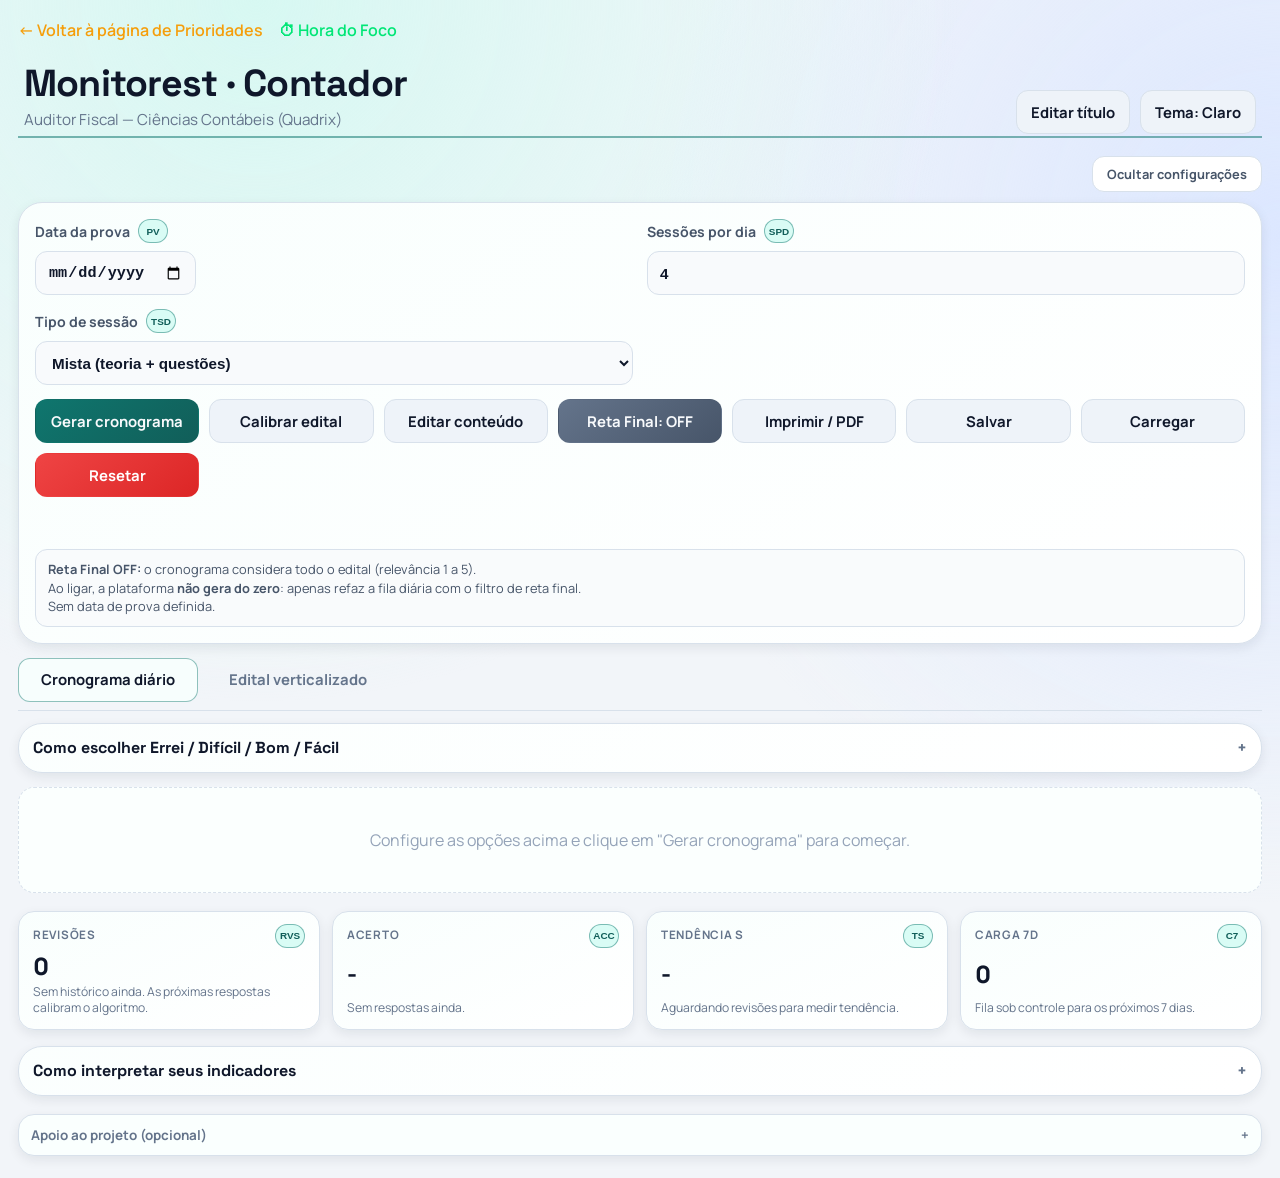
<file: monitorest/app_contador.html>
﻿<!DOCTYPE html>
<html lang="pt-BR">

<head>
    <meta charset="UTF-8">
    <meta name="viewport" content="width=device-width, initial-scale=1.0">
    <title>Monitorest Contador — Cronograma FSRS</title>
    <link rel="preconnect" href="https://fonts.googleapis.com">
    <link rel="preconnect" href="https://fonts.gstatic.com" crossorigin>
    <link href="https://fonts.googleapis.com/css2?family=Manrope:wght@400;500;700;800&family=Space+Grotesk:wght@600;700&display=swap" rel="stylesheet">
    <link rel="stylesheet" href="style.css?v=20260516a">
</head>

<body>
    <div class="container"><div style="margin-bottom:1rem;display:flex;gap:1rem;flex-wrap:wrap"><a href="index.html" style="color:#f59e0b;text-decoration:none;font-weight:600">← Voltar à página de Prioridades</a><a href="horas_liquidas.html" style="color:#00e676;text-decoration:none;font-weight:600">⏱ Hora do Foco</a></div>
        <header class="app-header">
            <div>
                <h1 id="appMainTitle">Monitorest · Contador</h1>
                <p id="appMainSubtitle">Auditor Fiscal — Ciências Contábeis · 57 tópicos · pré-calibrado com 47h48 de estudo</p>
            </div>
            <div class="header-actions no-print">
                <button id="editTitleBtn" class="btn btn-secondary" title="Editar título do cronograma">Editar título</button>
                <button id="themeToggleBtn" class="btn btn-secondary">Tema: Claro</button>
            </div>
        </header>

        <main>
            <p class="sr-only" id="keyboardHint">Atalhos: 0 Errei, 1 Difícil, 2 Bom, 3 Fácil.</p>

            <div class="toggle-container no-print">
                <button id="toggleConfigBtn" class="btn-small" onclick="toggleConfig()">Ocultar configurações</button>
            </div>

            <div id="configPanel" class="config-panel">
                <section class="settings-bar no-print">
                    <div class="form-field">
                        <label for="examDate">
                            Data da prova
                            <button class="info-badge" data-tooltip="PV = Data da prova. Quanto mais perto dela, maior a exigência de retenção do algoritmo." aria-label="Info data da prova">PV</button>
                        </label>
                        <div class="field-inline">
                            <input type="date" id="examDate" value="">
                            <span id="examCountdown"></span>
                        </div>
                    </div>

                    <div class="form-field">
                        <label for="sessionsPerDay">
                            Sessões por dia
                            <button class="info-badge" data-tooltip="SPD = Limite diário de cards. Se estiver baixo demais para o atraso atual, a fila cresce." aria-label="Info sessões por dia">SPD</button>
                        </label>
                        <input type="number" id="sessionsPerDay" value="4" min="1" max="999">
                    </div>

                    <div class="form-field">
                        <label for="studyMode">
                            Tipo de sessão
                            <button class="info-badge" data-tooltip="TSD = Define a régua sugerida para marcar Errei/Difícil/Bom/Fácil em teoria, questões ou sessão mista." aria-label="Info tipo de sessão">TSD</button>
                        </label>
                        <select id="studyMode">
                            <option value="mixed">Mista (teoria + questões)</option>
                            <option value="theory">Só teoria</option>
                            <option value="questions">Só bateria de questões</option>
                        </select>
                    </div>

                    <div class="controls-grid">
                        <button id="generateBtn" class="btn">Gerar cronograma</button>
                        <button id="calibrarBtn" class="btn btn-secondary" title="Classificar seu nível atual em cada tópico">Calibrar edital</button>
                        <button id="editSyllabusBtn" class="btn btn-secondary" title="Editar conteúdo programático (disciplina, tópico e relevância)">Editar conteúdo</button>
                        <button id="btnRetaFinal" class="btn btn-reta-final" title="Ativa filtro de reta final (relevância >=3) e recalcula a fila diária sem apagar seu histórico">Reta Final: OFF</button>
                        <button id="printBtn" class="btn btn-secondary">Imprimir / PDF</button>
                        <button id="backupBtn" class="btn btn-secondary" title="Salvar backup">Salvar</button>
                        <label class="btn btn-secondary btn-upload" title="Carregar backup">
                            Carregar
                            <input type="file" id="uploadBackup" accept=".json">
                        </label>
                        <button id="resetBtn" class="btn btn-danger">Resetar</button>
                    </div>

                    <div class="sync-row">
                        <span id="syncStatus"></span>
                    </div>
                    <div class="reta-final-note no-print" id="retaFinalInfo" aria-live="polite"></div>
                </section>
            </div>

            <div class="tabs no-print">
                <button class="tab-btn active" data-tab="schedule">Cronograma diário</button>
                <button class="tab-btn" data-tab="overview">Edital verticalizado</button>
            </div>

            <details class="grade-guide-global no-print" id="gradeGuideGlobal">
                <summary>Como escolher Errei / Difícil / Bom / Fácil</summary>
                <div class="study-mode-note" id="studyModeGuideSummary"></div>
                <div class="grade-guide-grid">
                    <article>
                        <h4>Errei (0)</h4>
                        <p>Marque quando não lembrou, confundiu conceitos centrais ou só reconheceu após ver a resposta.</p>
                    </article>
                    <article>
                        <h4>Difícil (1)</h4>
                        <p>Marque quando lembrou com esforço alto, demorou para resgatar ou ficou com lacunas importantes.</p>
                    </article>
                    <article>
                        <h4>Bom (2)</h4>
                        <p>Marque quando lembrou com segurança razoável, com pouco esforço e poucos erros de detalhe.</p>
                    </article>
                    <article>
                        <h4>Fácil (3)</h4>
                        <p>Marque quando lembrou rapidamente, sem esforço, e conseguiria explicar/aplicar o tópico sem apoio.</p>
                    </article>
                </div>
                <div class="study-mode-rubric" id="studyModeRubric"></div>
                <p class="grade-guide-note">Regra prática: se houve dúvida relevante, não marque Fácil. Honestidade melhora o FSRS.</p>
            </details>

            <section id="tab-schedule" class="tab-content active">
                <div id="scheduleOutput" class="schedule-container">
                    <div class="empty-state" style="text-align:center; color:#94a3b8; padding:40px;">
                        Configure as opções acima e clique em "Gerar cronograma" para começar.
                    </div>
                </div>
            </section>

            <section id="tab-overview" class="tab-content">
                <div class="overview-container" id="overviewOutput"></div>
            </section>

            <section class="metrics-summary no-print" id="metricsSummary" aria-live="polite">
                <div class="metric-pill">
                    <div class="metric-head">
                        <span class="metric-label">Revisões</span>
                        <button class="info-badge" data-tooltip="RVS = total de respostas já registradas no histórico. Quanto maior a amostra, mais confiáveis ficam os outros indicadores." aria-label="Info revisões">RVS</button>
                    </div>
                    <span class="metric-value" id="metricTotalReviews">0</span>
                    <span class="metric-hint" id="metricReviewsHint">Amostra ainda pequena.</span>
                </div>
                <div class="metric-pill">
                    <div class="metric-head">
                        <span class="metric-label">Acerto</span>
                        <button class="info-badge" data-tooltip="ACC = acertos globais (notas 1/2/3) dividido pelo total de respostas. Leia junto com tamanho da amostra e recorte por disciplina." aria-label="Info acerto">ACC</button>
                    </div>
                    <span class="metric-value" id="metricAccuracy">0%</span>
                    <span class="metric-hint" id="metricAccuracyHint">Sem respostas ainda.</span>
                </div>
                <div class="metric-pill">
                    <div class="metric-head">
                        <span class="metric-label">Tendência S</span>
                        <button class="info-badge" data-tooltip="Leigo: se TS sobe, você está esquecendo mais devagar; se TS cai, está esquecendo mais rápido. Técnico: TS = variação percentual da S média da semana atual versus a semana anterior." aria-label="Info tendência">TS</button>
                    </div>
                    <span class="metric-value" id="metricStabilityTrend">-</span>
                    <span class="metric-hint" id="metricStabilityHint">Aguardando base comparável.</span>
                </div>
                <div class="metric-pill">
                    <div class="metric-head">
                        <span class="metric-label">Carga 7d</span>
                        <button class="info-badge" data-tooltip="C7 = cartões atrasados + previstos para os próximos 7 dias. Se houver muitos atrasos, a carga real tende a subir." aria-label="Info carga 7d">C7</button>
                    </div>
                    <span class="metric-value" id="metricLoad7d">0</span>
                    <span class="metric-hint" id="metricLoadHint">Fila sob controle.</span>
                </div>
            </section>

            <details class="insights-accordion no-print" id="insightsAccordion">
                <summary>Como interpretar seus indicadores</summary>
                <section class="insights-panel" id="insightsPanel" aria-live="polite">
                    <div class="insights-grid">
                        <article class="insight-item" id="insightAccuracy">
                            <h3>Acerto global</h3>
                            <p>Sem dados suficientes ainda.</p>
                        </article>
                        <article class="insight-item" id="insightTrend">
                            <h3>Tendência de estabilidade</h3>
                            <p>Sem dados suficientes ainda.</p>
                        </article>
                        <article class="insight-item" id="insightLoad">
                            <h3>Carga de revisão</h3>
                            <p>Sem dados suficientes ainda.</p>
                        </article>
                        <article class="insight-item" id="insightOverview">
                            <h3>Edital verticalizado</h3>
                            <p>D = dificuldade; S = estabilidade (dias). Quanto maior S, menos urgente a revisão.</p>
                        </article>
                    </div>
                </section>
            </details>
        </main>

        <footer class="support-footer no-print">
            <details class="support-card">
                <summary>Apoio ao projeto (opcional)</summary>
                <div class="support-body">
                    <p class="support-text">
                        Se esta ferramenta te ajuda, considere apoiar o projeto via Pix.
                    </p>
                    <figure class="support-qr-wrap">
                        <img class="support-qr" src="qr-doacao.png" alt="QR code para apoio ao projeto" loading="lazy">
                        <figcaption>QR code Pix para apoio.</figcaption>
                    </figure>
                </div>
            </details>
        </footer>
    </div>

    <div id="calibrationModal" class="modal-overlay" style="display:none;">
        <div class="modal-container">
            <div class="modal-header">
                <h2>Calibragem de edital</h2>
                <button class="modal-close" onclick="fecharModalCalibragem()" aria-label="Fechar modal">&times;</button>
            </div>
            <p class="modal-description">Selecione seu nível atual em cada tópico para ajustar o algoritmo de revisão.</p>

            <div class="calibration-actions">
                <span>Ação em massa (selecionados):</span>
                <button class="cal-btn cal-0" onclick="aplicarCalibragemEmMassa(0)">Desconhecido</button>
                <button class="cal-btn cal-1" onclick="aplicarCalibragemEmMassa(1)">Vi por cima</button>
                <button class="cal-btn cal-2" onclick="aplicarCalibragemEmMassa(2)">Estudei</button>
                <button class="cal-btn cal-3" onclick="aplicarCalibragemEmMassa(3)">Tenho segurança</button>
                <button class="cal-btn cal-4" onclick="aplicarCalibragemEmMassa(4)">Expert</button>
            </div>

            <div id="calibrationList" class="calibration-list"></div>

            <div class="modal-footer">
                <button class="btn btn-secondary" onclick="fecharModalCalibragem()">Cancelar</button>
                <button class="btn" onclick="salvarCalibragem()">Salvar calibragem</button>
            </div>
        </div>
    </div>

    <div id="syllabusModal" class="modal-overlay" style="display:none;">
        <div class="modal-container">
            <div class="modal-header">
                <h2>Editar conteúdo programático</h2>
                <button class="modal-close" onclick="fecharModalConteudoProgramatico()" aria-label="Fechar modal">&times;</button>
            </div>
            <p class="modal-description">Use uma linha por tópico no formato: <code>Disciplina;Tópico;Relevância</code> (relevância de 1 a 5).</p>
            <p class="modal-description">Exemplo: <code>Língua Portuguesa;Interpretação de textos;5</code></p>
            <textarea id="syllabusTextarea" class="syllabus-textarea" spellcheck="false"></textarea>
            <div class="modal-footer">
                <button class="btn btn-secondary" onclick="fecharModalConteudoProgramatico()">Cancelar</button>
                <button class="btn" onclick="salvarConteudoProgramatico()">Salvar conteúdo</button>
            </div>
        </div>
    </div>

    <div id="titleModal" class="modal-overlay" style="display:none;">
        <div class="modal-container">
            <div class="modal-header">
                <h2>Editar título do cronograma</h2>
                <button class="modal-close" onclick="fecharModalTitulo()" aria-label="Fechar modal">&times;</button>
            </div>
            <p class="modal-description">Defina um título para o seu concurso (ex.: "SEFAZ 2027", "PC-SP 2026", "Residência ENARE").</p>

            <div class="form-field">
                <label for="titleInput">Título</label>
                <input id="titleInput" class="title-input" type="text" maxlength="80" placeholder="Nome do concurso">
            </div>

            <div class="form-field">
                <label for="subtitleInput">Subtítulo (opcional)</label>
                <input id="subtitleInput" class="title-input" type="text" maxlength="120" placeholder="Descrição curta do foco de estudo">
            </div>

            <div class="modal-footer">
                <button class="btn btn-secondary" onclick="fecharModalTitulo()">Cancelar</button>
                <button class="btn" onclick="salvarTituloCronograma()">Salvar título</button>
            </div>
        </div>
    </div>

    <script src="fsrs-core.js?v=20260516a"></script>
    <script src="script_contador.js?v=20260516a"></script>
</body>

</html>
</file>
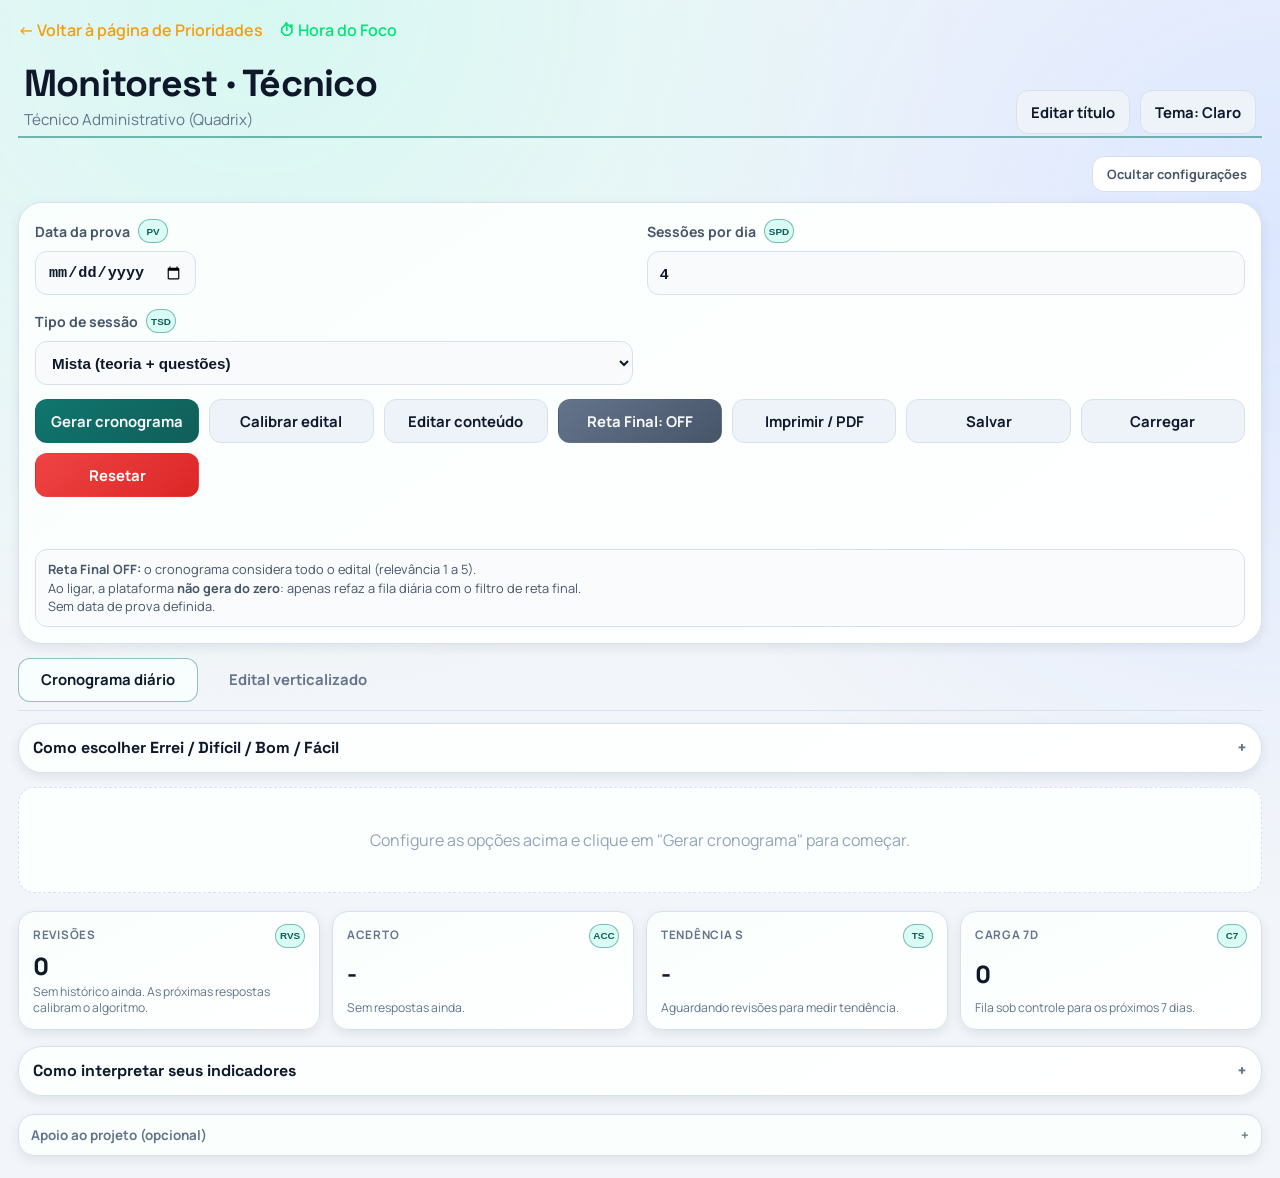
<file: monitorest/app_tecnico.html>
﻿<!DOCTYPE html>
<html lang="pt-BR">

<head>
    <meta charset="UTF-8">
    <meta name="viewport" content="width=device-width, initial-scale=1.0">
    <title>Monitorest Técnico — Cronograma FSRS</title>
    <link rel="preconnect" href="https://fonts.googleapis.com">
    <link rel="preconnect" href="https://fonts.gstatic.com" crossorigin>
    <link href="https://fonts.googleapis.com/css2?family=Manrope:wght@400;500;700;800&family=Space+Grotesk:wght@600;700&display=swap" rel="stylesheet">
    <link rel="stylesheet" href="style.css?v=20260516a">
</head>

<body>
    <div class="container"><div style="margin-bottom:1rem;display:flex;gap:1rem;flex-wrap:wrap"><a href="index.html" style="color:#f59e0b;text-decoration:none;font-weight:600">← Voltar à página de Prioridades</a><a href="horas_liquidas.html" style="color:#00e676;text-decoration:none;font-weight:600">⏱ Hora do Foco</a></div>
        <header class="app-header">
            <div>
                <h1 id="appMainTitle">Monitorest · Técnico Administrativo</h1>
                <p id="appMainSubtitle">Técnico Administrativo · 43 tópicos · relevância via Prioridade Quadrix</p>
            </div>
            <div class="header-actions no-print">
                <button id="editTitleBtn" class="btn btn-secondary" title="Editar título do cronograma">Editar título</button>
                <button id="themeToggleBtn" class="btn btn-secondary">Tema: Claro</button>
            </div>
        </header>

        <main>
            <p class="sr-only" id="keyboardHint">Atalhos: 0 Errei, 1 Difícil, 2 Bom, 3 Fácil.</p>

            <div class="toggle-container no-print">
                <button id="toggleConfigBtn" class="btn-small" onclick="toggleConfig()">Ocultar configurações</button>
            </div>

            <div id="configPanel" class="config-panel">
                <section class="settings-bar no-print">
                    <div class="form-field">
                        <label for="examDate">
                            Data da prova
                            <button class="info-badge" data-tooltip="PV = Data da prova. Quanto mais perto dela, maior a exigência de retenção do algoritmo." aria-label="Info data da prova">PV</button>
                        </label>
                        <div class="field-inline">
                            <input type="date" id="examDate" value="">
                            <span id="examCountdown"></span>
                        </div>
                    </div>

                    <div class="form-field">
                        <label for="sessionsPerDay">
                            Sessões por dia
                            <button class="info-badge" data-tooltip="SPD = Limite diário de cards. Se estiver baixo demais para o atraso atual, a fila cresce." aria-label="Info sessões por dia">SPD</button>
                        </label>
                        <input type="number" id="sessionsPerDay" value="4" min="1" max="999">
                    </div>

                    <div class="form-field">
                        <label for="studyMode">
                            Tipo de sessão
                            <button class="info-badge" data-tooltip="TSD = Define a régua sugerida para marcar Errei/Difícil/Bom/Fácil em teoria, questões ou sessão mista." aria-label="Info tipo de sessão">TSD</button>
                        </label>
                        <select id="studyMode">
                            <option value="mixed">Mista (teoria + questões)</option>
                            <option value="theory">Só teoria</option>
                            <option value="questions">Só bateria de questões</option>
                        </select>
                    </div>

                    <div class="controls-grid">
                        <button id="generateBtn" class="btn">Gerar cronograma</button>
                        <button id="calibrarBtn" class="btn btn-secondary" title="Classificar seu nível atual em cada tópico">Calibrar edital</button>
                        <button id="editSyllabusBtn" class="btn btn-secondary" title="Editar conteúdo programático (disciplina, tópico e relevância)">Editar conteúdo</button>
                        <button id="btnRetaFinal" class="btn btn-reta-final" title="Ativa filtro de reta final (relevância >=3) e recalcula a fila diária sem apagar seu histórico">Reta Final: OFF</button>
                        <button id="printBtn" class="btn btn-secondary">Imprimir / PDF</button>
                        <button id="backupBtn" class="btn btn-secondary" title="Salvar backup">Salvar</button>
                        <label class="btn btn-secondary btn-upload" title="Carregar backup">
                            Carregar
                            <input type="file" id="uploadBackup" accept=".json">
                        </label>
                        <button id="resetBtn" class="btn btn-danger">Resetar</button>
                    </div>

                    <div class="sync-row">
                        <span id="syncStatus"></span>
                    </div>
                    <div class="reta-final-note no-print" id="retaFinalInfo" aria-live="polite"></div>
                </section>
            </div>

            <div class="tabs no-print">
                <button class="tab-btn active" data-tab="schedule">Cronograma diário</button>
                <button class="tab-btn" data-tab="overview">Edital verticalizado</button>
            </div>

            <details class="grade-guide-global no-print" id="gradeGuideGlobal">
                <summary>Como escolher Errei / Difícil / Bom / Fácil</summary>
                <div class="study-mode-note" id="studyModeGuideSummary"></div>
                <div class="grade-guide-grid">
                    <article>
                        <h4>Errei (0)</h4>
                        <p>Marque quando não lembrou, confundiu conceitos centrais ou só reconheceu após ver a resposta.</p>
                    </article>
                    <article>
                        <h4>Difícil (1)</h4>
                        <p>Marque quando lembrou com esforço alto, demorou para resgatar ou ficou com lacunas importantes.</p>
                    </article>
                    <article>
                        <h4>Bom (2)</h4>
                        <p>Marque quando lembrou com segurança razoável, com pouco esforço e poucos erros de detalhe.</p>
                    </article>
                    <article>
                        <h4>Fácil (3)</h4>
                        <p>Marque quando lembrou rapidamente, sem esforço, e conseguiria explicar/aplicar o tópico sem apoio.</p>
                    </article>
                </div>
                <div class="study-mode-rubric" id="studyModeRubric"></div>
                <p class="grade-guide-note">Regra prática: se houve dúvida relevante, não marque Fácil. Honestidade melhora o FSRS.</p>
            </details>

            <section id="tab-schedule" class="tab-content active">
                <div id="scheduleOutput" class="schedule-container">
                    <div class="empty-state" style="text-align:center; color:#94a3b8; padding:40px;">
                        Configure as opções acima e clique em "Gerar cronograma" para começar.
                    </div>
                </div>
            </section>

            <section id="tab-overview" class="tab-content">
                <div class="overview-container" id="overviewOutput"></div>
            </section>

            <section class="metrics-summary no-print" id="metricsSummary" aria-live="polite">
                <div class="metric-pill">
                    <div class="metric-head">
                        <span class="metric-label">Revisões</span>
                        <button class="info-badge" data-tooltip="RVS = total de respostas já registradas no histórico. Quanto maior a amostra, mais confiáveis ficam os outros indicadores." aria-label="Info revisões">RVS</button>
                    </div>
                    <span class="metric-value" id="metricTotalReviews">0</span>
                    <span class="metric-hint" id="metricReviewsHint">Amostra ainda pequena.</span>
                </div>
                <div class="metric-pill">
                    <div class="metric-head">
                        <span class="metric-label">Acerto</span>
                        <button class="info-badge" data-tooltip="ACC = acertos globais (notas 1/2/3) dividido pelo total de respostas. Leia junto com tamanho da amostra e recorte por disciplina." aria-label="Info acerto">ACC</button>
                    </div>
                    <span class="metric-value" id="metricAccuracy">0%</span>
                    <span class="metric-hint" id="metricAccuracyHint">Sem respostas ainda.</span>
                </div>
                <div class="metric-pill">
                    <div class="metric-head">
                        <span class="metric-label">Tendência S</span>
                        <button class="info-badge" data-tooltip="Leigo: se TS sobe, você está esquecendo mais devagar; se TS cai, está esquecendo mais rápido. Técnico: TS = variação percentual da S média da semana atual versus a semana anterior." aria-label="Info tendência">TS</button>
                    </div>
                    <span class="metric-value" id="metricStabilityTrend">-</span>
                    <span class="metric-hint" id="metricStabilityHint">Aguardando base comparável.</span>
                </div>
                <div class="metric-pill">
                    <div class="metric-head">
                        <span class="metric-label">Carga 7d</span>
                        <button class="info-badge" data-tooltip="C7 = cartões atrasados + previstos para os próximos 7 dias. Se houver muitos atrasos, a carga real tende a subir." aria-label="Info carga 7d">C7</button>
                    </div>
                    <span class="metric-value" id="metricLoad7d">0</span>
                    <span class="metric-hint" id="metricLoadHint">Fila sob controle.</span>
                </div>
            </section>

            <details class="insights-accordion no-print" id="insightsAccordion">
                <summary>Como interpretar seus indicadores</summary>
                <section class="insights-panel" id="insightsPanel" aria-live="polite">
                    <div class="insights-grid">
                        <article class="insight-item" id="insightAccuracy">
                            <h3>Acerto global</h3>
                            <p>Sem dados suficientes ainda.</p>
                        </article>
                        <article class="insight-item" id="insightTrend">
                            <h3>Tendência de estabilidade</h3>
                            <p>Sem dados suficientes ainda.</p>
                        </article>
                        <article class="insight-item" id="insightLoad">
                            <h3>Carga de revisão</h3>
                            <p>Sem dados suficientes ainda.</p>
                        </article>
                        <article class="insight-item" id="insightOverview">
                            <h3>Edital verticalizado</h3>
                            <p>D = dificuldade; S = estabilidade (dias). Quanto maior S, menos urgente a revisão.</p>
                        </article>
                    </div>
                </section>
            </details>
        </main>

        <footer class="support-footer no-print">
            <details class="support-card">
                <summary>Apoio ao projeto (opcional)</summary>
                <div class="support-body">
                    <p class="support-text">
                        Se esta ferramenta te ajuda, considere apoiar o projeto via Pix.
                    </p>
                    <figure class="support-qr-wrap">
                        <img class="support-qr" src="qr-doacao.png" alt="QR code para apoio ao projeto" loading="lazy">
                        <figcaption>QR code Pix para apoio.</figcaption>
                    </figure>
                </div>
            </details>
        </footer>
    </div>

    <div id="calibrationModal" class="modal-overlay" style="display:none;">
        <div class="modal-container">
            <div class="modal-header">
                <h2>Calibragem de edital</h2>
                <button class="modal-close" onclick="fecharModalCalibragem()" aria-label="Fechar modal">&times;</button>
            </div>
            <p class="modal-description">Selecione seu nível atual em cada tópico para ajustar o algoritmo de revisão.</p>

            <div class="calibration-actions">
                <span>Ação em massa (selecionados):</span>
                <button class="cal-btn cal-0" onclick="aplicarCalibragemEmMassa(0)">Desconhecido</button>
                <button class="cal-btn cal-1" onclick="aplicarCalibragemEmMassa(1)">Vi por cima</button>
                <button class="cal-btn cal-2" onclick="aplicarCalibragemEmMassa(2)">Estudei</button>
                <button class="cal-btn cal-3" onclick="aplicarCalibragemEmMassa(3)">Tenho segurança</button>
                <button class="cal-btn cal-4" onclick="aplicarCalibragemEmMassa(4)">Expert</button>
            </div>

            <div id="calibrationList" class="calibration-list"></div>

            <div class="modal-footer">
                <button class="btn btn-secondary" onclick="fecharModalCalibragem()">Cancelar</button>
                <button class="btn" onclick="salvarCalibragem()">Salvar calibragem</button>
            </div>
        </div>
    </div>

    <div id="syllabusModal" class="modal-overlay" style="display:none;">
        <div class="modal-container">
            <div class="modal-header">
                <h2>Editar conteúdo programático</h2>
                <button class="modal-close" onclick="fecharModalConteudoProgramatico()" aria-label="Fechar modal">&times;</button>
            </div>
            <p class="modal-description">Use uma linha por tópico no formato: <code>Disciplina;Tópico;Relevância</code> (relevância de 1 a 5).</p>
            <p class="modal-description">Exemplo: <code>Língua Portuguesa;Interpretação de textos;5</code></p>
            <textarea id="syllabusTextarea" class="syllabus-textarea" spellcheck="false"></textarea>
            <div class="modal-footer">
                <button class="btn btn-secondary" onclick="fecharModalConteudoProgramatico()">Cancelar</button>
                <button class="btn" onclick="salvarConteudoProgramatico()">Salvar conteúdo</button>
            </div>
        </div>
    </div>

    <div id="titleModal" class="modal-overlay" style="display:none;">
        <div class="modal-container">
            <div class="modal-header">
                <h2>Editar título do cronograma</h2>
                <button class="modal-close" onclick="fecharModalTitulo()" aria-label="Fechar modal">&times;</button>
            </div>
            <p class="modal-description">Defina um título para o seu concurso (ex.: "SEFAZ 2027", "PC-SP 2026", "Residência ENARE").</p>

            <div class="form-field">
                <label for="titleInput">Título</label>
                <input id="titleInput" class="title-input" type="text" maxlength="80" placeholder="Nome do concurso">
            </div>

            <div class="form-field">
                <label for="subtitleInput">Subtítulo (opcional)</label>
                <input id="subtitleInput" class="title-input" type="text" maxlength="120" placeholder="Descrição curta do foco de estudo">
            </div>

            <div class="modal-footer">
                <button class="btn btn-secondary" onclick="fecharModalTitulo()">Cancelar</button>
                <button class="btn" onclick="salvarTituloCronograma()">Salvar título</button>
            </div>
        </div>
    </div>

    <script src="fsrs-core.js?v=20260516a"></script>
    <script src="script_tecnico.js?v=20260516a"></script>
</body>

</html>
</file>
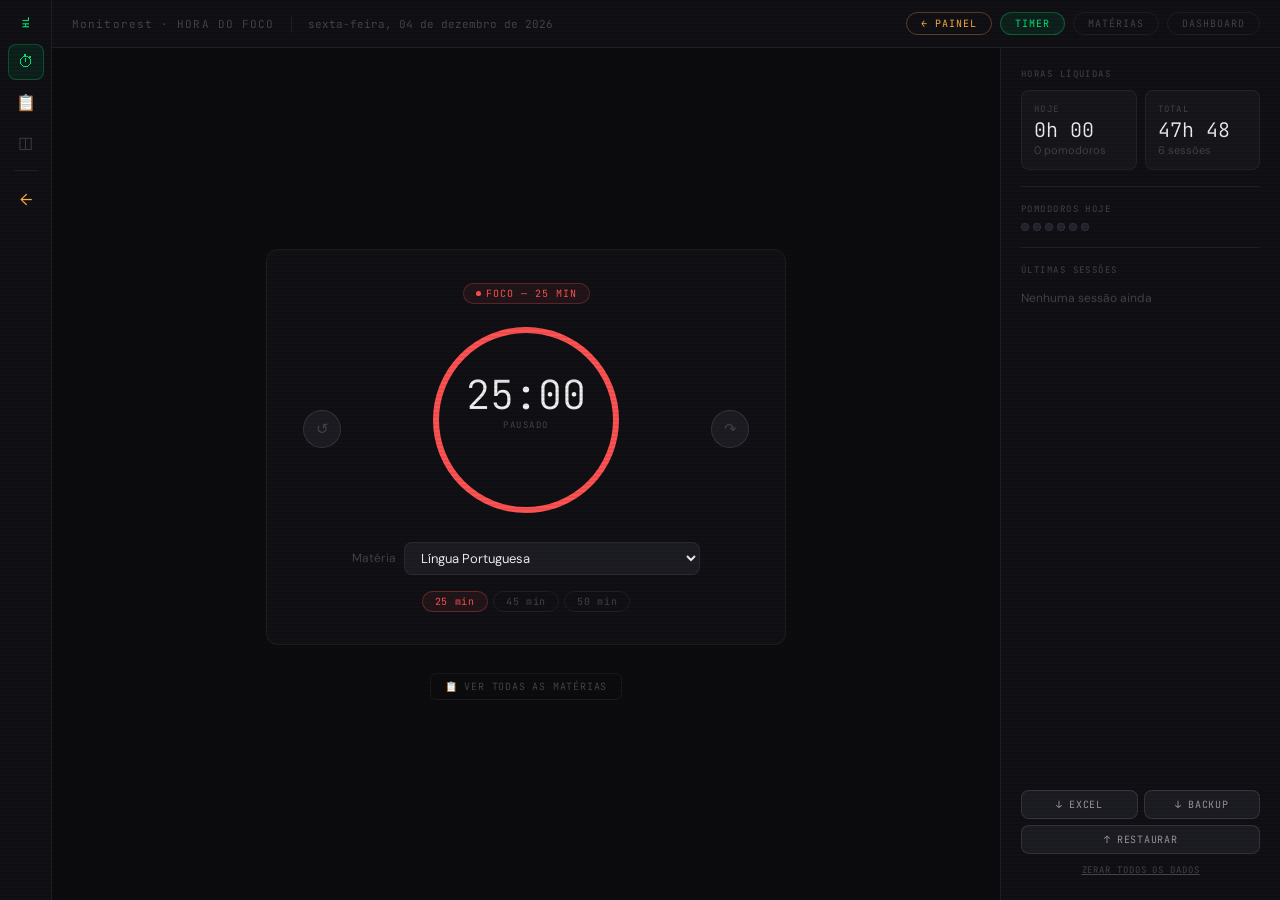
<file: monitorest/horas_liquidas.html>
<!DOCTYPE html>
<html lang="pt-BR">
<head>
<meta charset="UTF-8">
<meta name="viewport" content="width=device-width, initial-scale=1.0">
<title>Monitorest · Horas Líquidas</title>
<link rel="preconnect" href="https://fonts.googleapis.com">
<link href="https://fonts.googleapis.com/css2?family=JetBrains+Mono:wght@300;400;500;700&family=DM+Sans:ital,wght@0,300;0,400;0,500;1,400&display=swap" rel="stylesheet">
<style>
:root{
  --bg:#0c0c0e;--bg2:#111115;--bg3:#16161b;--bg4:#1c1c23;--bg5:#222230;
  --border:rgba(255,255,255,0.06);--border2:rgba(255,255,255,0.11);
  --text:#f0f0f0;--text2:#999;--text3:#444;--text4:#2a2a2a;
  --green:#00e676;--green2:#00b854;--green3:rgba(0,230,118,0.08);
  --blue:#40c4ff;--red:#ff5252;--amber:#ffab40;--purple:#ce93d8;
  --mono:'JetBrains Mono',monospace;--sans:'DM Sans',sans-serif;
  --r:12px;--r2:8px;
}
*{box-sizing:border-box;margin:0;padding:0}
html,body{height:100%;overflow:hidden}
body{background:var(--bg);color:var(--text);font-family:var(--sans);font-size:14px}
body::before{content:'';position:fixed;inset:0;background:repeating-linear-gradient(0deg,transparent,transparent 2px,rgba(0,0,0,.07) 2px,rgba(0,0,0,.07) 4px);pointer-events:none;z-index:9998}
.shell{display:grid;grid-template-columns:52px 1fr;grid-template-rows:100vh;height:100vh}
.sidebar{background:var(--bg2);border-right:1px solid var(--border);display:flex;flex-direction:column;align-items:center;padding:16px 0;gap:4px;z-index:100}
.sb-logo{font-family:var(--mono);font-size:9px;color:var(--green);letter-spacing:.12em;writing-mode:vertical-rl;transform:rotate(180deg);margin-bottom:12px;font-weight:700}
.sb-btn{width:36px;height:36px;border-radius:var(--r2);border:1px solid transparent;background:transparent;color:var(--text3);cursor:pointer;display:flex;align-items:center;justify-content:center;transition:all .15s;font-size:16px;text-decoration:none}
.sb-btn:hover{background:var(--bg4);color:var(--text2);border-color:var(--border)}
.sb-btn.active{background:var(--green3);border-color:rgba(0,230,118,.25);color:var(--green)}
.sb-sep{width:24px;height:1px;background:var(--border);margin:6px 0}
.main{display:grid;grid-template-rows:48px 1fr;overflow:hidden}
.topbar{background:var(--bg2);border-bottom:1px solid var(--border);display:flex;align-items:center;padding:0 20px;gap:16px}
.topbar-title{font-family:var(--mono);font-size:11px;color:var(--text3);letter-spacing:.1em}
.topbar-sep{width:1px;height:18px;background:var(--border)}
.topbar-date{font-family:var(--mono);font-size:11px;color:var(--text3)}
.topbar-right{margin-left:auto;display:flex;gap:8px;align-items:center}
.top-tab{font-family:var(--mono);font-size:10px;letter-spacing:.1em;text-transform:uppercase;padding:4px 14px;border-radius:100px;border:1px solid var(--border);background:transparent;color:var(--text3);cursor:pointer;transition:all .15s;text-decoration:none}
.top-tab:hover{color:var(--text2);border-color:var(--border2)}
.top-tab.active{background:var(--green3);border-color:rgba(0,230,118,.3);color:var(--green)}
.views{position:relative;overflow:hidden}
.view{position:absolute;inset:0;overflow-y:auto;display:none}
.view.active{display:block}
.timer-layout{display:grid;grid-template-columns:1fr 280px;height:100%}
.timer-left{padding:28px;display:flex;flex-direction:column;gap:20px;overflow-y:auto;align-items:center;justify-content:center}
.timer-left>*{width:100%;max-width:520px}
.timer-right{background:var(--bg2);border-left:1px solid var(--border);padding:20px;display:flex;flex-direction:column;gap:16px;overflow-y:auto}
.clock-card{background:var(--bg2);border:1px solid var(--border);border-radius:var(--r);padding:32px 36px;text-align:center;position:relative;overflow:hidden}
.clock-card.running{border-color:rgba(0,230,118,.2)}
.clock-card.running::after{content:'';position:absolute;top:0;left:50%;transform:translateX(-50%);width:160px;height:1px;background:linear-gradient(90deg,transparent,var(--green),transparent)}
.ring-wrap{position:relative;width:200px;height:200px;margin:0 auto 18px;cursor:pointer}
.ring-svg{width:200px;height:200px;transform:rotate(-90deg)}
.ring-track{fill:none;stroke:var(--bg4);stroke-width:6}
.ring-progress{fill:none;stroke:var(--red);stroke-width:6;stroke-linecap:round;stroke-dasharray:565;stroke-dashoffset:0;transition:stroke-dashoffset 1s linear,stroke .3s}
.ring-progress.focus{stroke:#ff5252}
.ring-progress.break-ring{stroke:var(--blue)}
.ring-center{position:absolute;top:50%;left:50%;transform:translate(-50%,-50%);text-align:center}
.ring-time{font-family:var(--mono);font-size:40px;font-weight:300;line-height:1;color:var(--text);transition:color .3s}
/* Aba Matérias (full screen) */
.subj-view-wrap{padding:28px;max-width:980px;margin:0 auto;height:100%;display:flex;flex-direction:column;gap:16px;overflow-y:auto}
.subj-view-wrap .subj-panel{padding:24px}
.subj-view-wrap .subj-list{gap:4px}
.subj-view-wrap .srow{padding:10px 12px}
.subj-view-wrap .sname{font-size:13px}
.subj-view-wrap .stime{font-size:12px}
.ring-label{font-family:var(--mono);font-size:9px;letter-spacing:.16em;color:var(--text3);text-transform:uppercase;margin-top:4px}
.ring-wrap:hover .ring-play-icon{opacity:1!important}
.ring-play-icon{font-size:28px;color:var(--red);margin-top:6px;opacity:0;transition:opacity .2s;line-height:1}
.phase-pill{display:inline-flex;align-items:center;gap:5px;font-family:var(--mono);font-size:10px;letter-spacing:.1em;text-transform:uppercase;padding:3px 12px;border-radius:100px;border:1px solid rgba(255,82,82,.25);color:var(--red);background:rgba(255,82,82,.07);margin-bottom:16px}
.phase-pill.break{border-color:rgba(64,196,255,.25);color:var(--blue);background:rgba(64,196,255,.07)}
.pdot-anim{width:5px;height:5px;border-radius:50%;background:currentColor}
.pdot-anim.pulse{animation:pulse 1.2s ease-in-out infinite}
@keyframes pulse{0%,100%{opacity:1}50%{opacity:.25}}
.subj-sel-row{display:flex;align-items:center;gap:8px;justify-content:center;margin-bottom:16px}
.subj-sel-row label{font-size:12px;color:var(--text3)}
select.dark{background:var(--bg4);border:1px solid var(--border);color:var(--text);border-radius:var(--r2);padding:6px 12px;font-family:var(--sans);font-size:13px;outline:none;min-width:180px}
.dur-row{display:flex;gap:5px;justify-content:center}
.dur-btn{font-family:var(--mono);font-size:10px;letter-spacing:.07em;padding:3px 12px;border-radius:100px;border:1px solid var(--border);background:transparent;color:var(--text3);cursor:pointer;transition:all .15s}
.dur-btn:hover{color:var(--text2)}
.dur-btn.act{border-color:rgba(255,82,82,.3);color:var(--red);background:rgba(255,82,82,.07)}
.ring-row{display:flex;align-items:center;justify-content:center;gap:16px;margin-bottom:4px}
.ring-side-btn{width:38px;height:38px;border-radius:50%;background:var(--bg4);border:1px solid var(--border2);color:var(--text3);font-size:15px;cursor:pointer;display:flex;align-items:center;justify-content:center;transition:all .15s;flex-shrink:0}
.ring-side-btn:hover{background:var(--bg5);color:var(--text)}
.subj-panel{background:var(--bg2);border:1px solid var(--border);border-radius:var(--r);padding:20px}
.sec-title{font-family:var(--mono);font-size:9px;letter-spacing:.16em;text-transform:uppercase;color:var(--text3);margin-bottom:12px;display:flex;align-items:center;justify-content:space-between}
.subj-list{display:flex;flex-direction:column;gap:2px}
.srow{display:grid;grid-template-columns:8px 1fr auto 72px 16px 16px;align-items:center;gap:8px;padding:7px 8px;border-radius:6px;cursor:pointer;border:1px solid transparent;transition:all .15s}
.srow:hover{background:var(--bg4)}
.srow.sel{background:rgba(255,82,82,.04);border-color:rgba(255,82,82,.15)}
.sdot{width:7px;height:7px;border-radius:50%}
.sname{font-size:12px;color:var(--text2)}
.srow.sel .sname{color:var(--text)}
.stime{font-family:var(--mono);font-size:11px;color:var(--text3);text-align:right}
.srow.sel .stime{color:var(--text2)}
.sbar-wrap{height:2px;background:var(--bg4);border-radius:2px;overflow:hidden}
.sbar{height:2px;border-radius:2px}
.sdel{font-size:13px;color:var(--text4);cursor:pointer;opacity:0;transition:opacity .15s;text-align:center}
.srow:hover .sdel{opacity:1}
.sdel:hover{color:var(--red)}
.sedit{font-size:12px;color:var(--text4);cursor:pointer;opacity:0;transition:opacity .15s;text-align:center}
.srow:hover .sedit{opacity:1}
.sedit:hover{color:var(--amber)}
.sinput{background:var(--bg3);border:1px solid var(--amber);color:var(--text);border-radius:4px;padding:2px 6px;font-family:var(--sans);font-size:12px;width:100%;outline:none}
.add-row{display:flex;gap:6px;margin-top:10px}
input.dark{background:var(--bg4);border:1px solid var(--border);color:var(--text);border-radius:var(--r2);padding:7px 12px;font-family:var(--sans);font-size:13px;flex:1;outline:none}
.add-btn{background:var(--bg4);border:1px solid var(--border);color:var(--text3);border-radius:var(--r2);padding:7px 14px;font-size:13px;cursor:pointer;white-space:nowrap;transition:all .15s}
.add-btn:hover{color:var(--text);border-color:var(--border2)}
.stat-grid{display:grid;grid-template-columns:1fr 1fr;gap:8px}
.stat-c{background:var(--bg3);border:1px solid var(--border);border-radius:var(--r2);padding:12px}
.stat-lbl{font-family:var(--mono);font-size:9px;letter-spacing:.14em;text-transform:uppercase;color:var(--text3);margin-bottom:5px}
.stat-val{font-family:var(--mono);font-size:20px;font-weight:300;color:var(--text);line-height:1}
.stat-sub{font-size:11px;color:var(--text3);margin-top:3px}
.divider{border:none;border-top:1px solid var(--border)}
.pomo-wrap{display:flex;flex-wrap:wrap;gap:4px}
.pm{width:8px;height:8px;border-radius:50%;background:var(--bg5);border:1px solid var(--border)}
.pm.done{background:var(--red);border-color:rgba(255,82,82,.5)}
.hist-list{display:flex;flex-direction:column;gap:1px}
.hrow{display:flex;align-items:center;gap:6px;padding:5px 6px;border-radius:5px}
.hrow:hover{background:var(--bg3)}
.hname{flex:1;font-size:12px;color:var(--text3);white-space:nowrap;overflow:hidden;text-overflow:ellipsis;max-width:110px}
.hdur{font-family:var(--mono);font-size:11px;color:var(--red)}
.htime{font-family:var(--mono);font-size:10px;color:var(--text4);margin-left:auto}
.reset-lnk{font-family:var(--mono);font-size:9px;letter-spacing:.1em;text-transform:uppercase;color:var(--text3);background:none;border:none;cursor:pointer;text-decoration:underline;text-align:center;display:block;width:100%;padding:4px;margin-top:auto}
.reset-lnk:hover{color:var(--red)}
.btn{font-family:var(--mono);font-size:11px;letter-spacing:.07em;text-transform:uppercase;padding:9px 22px;border-radius:var(--r2);border:1px solid var(--border2);background:var(--bg4);color:var(--text2);cursor:pointer;transition:all .15s}
.btn:hover{color:var(--text);border-color:rgba(255,255,255,.18)}
.dash-wrap{padding:28px;max-width:900px}
.dash-h{font-family:var(--mono);font-size:10px;letter-spacing:.16em;text-transform:uppercase;color:var(--text3);margin-bottom:20px}
.dash-stats{display:grid;grid-template-columns:repeat(4,1fr);gap:10px;margin-bottom:24px}
.dsc{background:var(--bg2);border:1px solid var(--border);border-radius:var(--r);padding:18px}
.dsc-lbl{font-family:var(--mono);font-size:9px;letter-spacing:.14em;text-transform:uppercase;color:var(--text3);margin-bottom:6px}
.dsc-val{font-family:var(--mono);font-size:28px;font-weight:300;color:var(--text);line-height:1}
.dsc-sub{font-size:11px;color:var(--text3);margin-top:5px}
.bars-card{background:var(--bg2);border:1px solid var(--border);border-radius:var(--r);padding:20px;margin-bottom:16px}
.brow{display:flex;align-items:center;gap:12px;margin-bottom:8px}
.brow:last-child{margin-bottom:0}
.bname{font-size:12px;color:var(--text2);min-width:180px;white-space:nowrap;overflow:hidden;text-overflow:ellipsis}
.btrack{flex:1;background:var(--bg4);border-radius:2px;height:4px;overflow:hidden}
.bfill{height:4px;border-radius:2px;transition:width .6s cubic-bezier(.4,0,.2,1)}
.btime{font-family:var(--mono);font-size:11px;color:var(--text3);min-width:52px;text-align:right}
.hist-table{background:var(--bg2);border:1px solid var(--border);border-radius:var(--r);overflow:hidden}
.hist-table table{width:100%;border-collapse:collapse}
.hist-table th{font-family:var(--mono);font-size:9px;letter-spacing:.12em;text-transform:uppercase;color:var(--text3);padding:10px 16px;background:var(--bg3);text-align:left;border-bottom:1px solid var(--border)}
.hist-table td{padding:9px 16px;font-size:12px;border-bottom:1px solid var(--border);color:var(--text2)}
.hist-table tr:last-child td{border-bottom:none}
.td-m{font-family:var(--mono);font-size:11px}
.td-r{color:var(--red);font-weight:500}
.cargo-toggle{display:flex;gap:4px;padding:4px;background:var(--bg3);border-radius:var(--r2);margin-bottom:12px}
.cargo-toggle-btn{flex:1;background:transparent;border:none;color:var(--text3);font-family:var(--mono);font-size:10px;letter-spacing:.08em;padding:6px 8px;border-radius:6px;cursor:pointer;text-transform:uppercase}
.cargo-toggle-btn.act{background:var(--bg4);color:var(--text)}
@media(max-width:720px){
  .shell{grid-template-columns:1fr}
  .sidebar{display:none}
  .timer-layout{grid-template-columns:1fr}
  .timer-right{border-left:none;border-top:1px solid var(--border)}
  .dash-stats{grid-template-columns:1fr 1fr}
}
</style>
</head>
<body>
<div class="shell">
  <div class="sidebar">
    <span class="sb-logo">HL</span>
    <button class="sb-btn active" id="sb0" onclick="showView('timer')" title="Timer">⏱</button>
    <button class="sb-btn" id="sb1" onclick="showView('mat')" title="Matérias">📋</button>
    <button class="sb-btn" id="sb2" onclick="showView('dash')" title="Dashboard">◫</button>
    <div class="sb-sep"></div>
    <a class="sb-btn" href="index.html" title="Voltar ao Painel Monitorest" style="color:var(--amber)">←</a>
  </div>
  <div class="main">
    <div class="topbar">
      <span class="topbar-title">Monitorest · HORA DO FOCO</span>
      <div class="topbar-sep"></div>
      <span class="topbar-date" id="top-date"></span>
      <div class="topbar-right">
        <a class="top-tab" href="index.html" style="color:var(--amber);border-color:rgba(255,171,64,.3)">← Painel</a>
        <button class="top-tab active" id="tt0" onclick="showView('timer')">Timer</button>
        <button class="top-tab" id="tt1" onclick="showView('mat')">Matérias</button>
        <button class="top-tab" id="tt2" onclick="showView('dash')">Dashboard</button>
      </div>
    </div>
    <div class="views">

      <div class="view active" id="v-timer">
        <div class="timer-layout">
          <div class="timer-left">
            <div class="clock-card" id="clock-card">
              <div class="phase-pill" id="phase-pill">
                <div class="pdot-anim" id="pdot"></div>
                <span id="phase-txt">Foco — 25 min</span>
              </div>
              <div class="ring-row">
                <button class="ring-side-btn" onclick="resetTimer()" title="Resetar">↺</button>
                <div class="ring-wrap" onclick="toggleTimer()" title="Clique para iniciar/pausar">
                  <svg class="ring-svg" viewBox="0 0 200 200">
                    <circle class="ring-track" cx="100" cy="100" r="90"/>
                    <circle class="ring-progress focus" id="ring" cx="100" cy="100" r="90"/>
                  </svg>
                  <div class="ring-center">
                    <div class="ring-time" id="ring-time">25:00</div>
                    <div class="ring-label" id="ring-lbl">PAUSADO</div>
                    <div class="ring-play-icon" id="ring-play-icon">▶</div>
                  </div>
                </div>
                <button class="ring-side-btn" onclick="skipPhase()" title="Pular fase">↷</button>
              </div>
              <div class="subj-sel-row">
                <label>Matéria</label>
                <select class="dark" id="cur-subj"></select>
              </div>
              <div class="dur-row">
                <button class="dur-btn act" id="d25" onclick="setDur(25)">25 min</button>
                <button class="dur-btn" id="d45" onclick="setDur(45)">45 min</button>
                <button class="dur-btn" id="d50" onclick="setDur(50)">50 min</button>
              </div>
            </div>
            <div style="text-align:center;margin-top:8px">
              <button onclick="showView('mat')" style="font-family:var(--mono);font-size:10px;color:var(--text3);background:none;border:1px solid var(--border);border-radius:6px;padding:6px 14px;cursor:pointer;letter-spacing:.08em;text-transform:uppercase" title="Trocar matéria">📋 Ver todas as matérias</button>
            </div>
          </div>
          <div class="timer-right">
            <div>
              <div class="sec-title" style="margin-bottom:10px">Horas líquidas</div>
              <div class="stat-grid">
                <div class="stat-c">
                  <div class="stat-lbl">Hoje</div>
                  <div class="stat-val" id="s-hoje">0h 00</div>
                  <div class="stat-sub" id="s-hoje-sub">0 pomodoros</div>
                </div>
                <div class="stat-c">
                  <div class="stat-lbl">Total</div>
                  <div class="stat-val" id="s-total">0h 00</div>
                  <div class="stat-sub" id="s-total-sub">0 sessões</div>
                </div>
              </div>
            </div>
            <hr class="divider">
            <div>
              <div class="sec-title" style="margin-bottom:8px">Pomodoros hoje</div>
              <div class="pomo-wrap" id="pomo-dots"></div>
            </div>
            <hr class="divider">
            <div style="flex:1">
              <div class="sec-title" style="margin-bottom:8px">Últimas sessões</div>
              <div class="hist-list" id="hist-list"></div>
            </div>
            <div style="display:flex;flex-direction:column;gap:6px;margin-top:auto">
              <div style="display:grid;grid-template-columns:1fr 1fr;gap:6px">
                <button class="btn" style="font-size:10px;padding:7px 8px" onclick="exportExcel()" title="Exportar para Excel">↓ Excel</button>
                <button class="btn" style="font-size:10px;padding:7px 8px" onclick="exportBackup()" title="Salvar backup JSON">↓ Backup</button>
              </div>
              <label class="btn" style="font-size:10px;padding:7px 8px;text-align:center;cursor:pointer">
                ↑ Restaurar
                <input type="file" accept=".json" id="import-inp" style="display:none" onchange="importBackup(event)"/>
              </label>
              <button class="reset-lnk" onclick="resetAll()">Zerar todos os dados</button>
            </div>
          </div>
        </div>
      </div>

      <div class="view" id="v-mat">
        <div class="subj-view-wrap">
          <div class="subj-panel">
            <div class="sec-title">
              <span>Matérias do edital Monitorest</span>
              <span style="display:flex;gap:8px;align-items:center">
                <span id="subj-count" style="font-size:10px;color:var(--text3)"></span>
                <button onclick="restoreDefaults()" style="font-family:var(--mono);font-size:9px;color:var(--text3);background:none;border:none;cursor:pointer;text-decoration:underline;letter-spacing:.06em" title="Restaurar matérias do edital">↺ padrão</button>
              </span>
            </div>
            <div class="cargo-toggle">
              <button class="cargo-toggle-btn act" id="cgall" onclick="setFilter('all')">Todas</button>
              <button class="cargo-toggle-btn" id="cgcont" onclick="setFilter('contador')">Contador</button>
              <button class="cargo-toggle-btn" id="cgtec" onclick="setFilter('tecnico')">Técnico</button>
              <button class="cargo-toggle-btn" id="cgcom" onclick="setFilter('comum')">Comuns</button>
            </div>
            <div class="subj-list" id="subj-list"></div>
            <div class="add-row">
              <input class="dark" id="new-subj" placeholder="Nova matéria..."/>
              <button class="add-btn" onclick="addSubj()">+ Add</button>
            </div>
            <p style="margin-top:14px;font-size:11px;color:var(--text3);font-family:var(--mono);text-align:center">💡 Clique numa matéria para selecionar como ativa. O timer vai contar horas pra ela.</p>
          </div>
        </div>
      </div>

      <div class="view" id="v-dash">
        <div class="dash-wrap">
          <div class="dash-h">Dashboard — Horas Monitorest</div>
          <div class="dash-stats">
            <div class="dsc">
              <div class="dsc-lbl">Total acumulado</div>
              <div class="dsc-val" id="d-total">0h 00</div>
              <div class="dsc-sub" id="d-total-s">0 sessões</div>
            </div>
            <div class="dsc">
              <div class="dsc-lbl">Hoje</div>
              <div class="dsc-val" id="d-hoje">0h 00</div>
              <div class="dsc-sub" id="d-hoje-s">0 pomodoros</div>
            </div>
            <div class="dsc">
              <div class="dsc-lbl">Meta diária</div>
              <div class="dsc-val" id="d-meta-pct" style="font-size:28px">—</div>
              <div class="dsc-sub" style="display:flex;align-items:center;gap:4px">
                <input id="meta-inp" class="dark" style="width:58px;padding:2px 6px;font-size:11px" placeholder="min" oninput="saveMeta()"/>
                <span style="font-size:11px;color:var(--text3)">min/dia</span>
              </div>
            </div>
            <div class="dsc">
              <div class="dsc-lbl">Prova</div>
              <div class="dsc-val" id="d-dias" style="font-size:28px">—</div>
              <div class="dsc-sub">06/09/2026</div>
            </div>
          </div>
          <div class="bars-card">
            <div class="sec-title" style="margin-bottom:14px">Horas por matéria</div>
            <div id="d-bars"></div>
          </div>
          <div class="hist-table">
            <table>
              <thead><tr><th>Matéria</th><th>Duração</th><th>Horário</th></tr></thead>
              <tbody id="d-hist"></tbody>
            </table>
          </div>
        </div>
      </div>
    </div>
  </div>
</div>

<script>
const C=['#ff5252','#40c4ff','#ffab40','#ce93d8','#69f0ae','#ff4081','#80cbc4','#fff176','#ef9a9a','#80deea','#a5d6a7','#ffe082','#f48fb1','#90caf9','#a5d6a7','#fff59d','#ffcc80'];

// === DEFAULT SUBJECTS por cargo (matérias do edital Monitorest) ===
const DEFAULT_SUBJECTS=[
  // Comuns (ambos cargos)
  {name:'Língua Portuguesa',min:0,grupo:'comum'},
  {name:'Conhecimentos do DF',min:0,grupo:'comum'},
  {name:'Lei 11.340 (Maria da Penha)',min:0,grupo:'comum'},
  {name:'Lei Distrital 7.484/2024',min:0,grupo:'comum'},
  {name:'LC 840/2011 (Estatuto)',min:0,grupo:'comum'},
  // Contador (Específicas)
  {name:'Contabilidade Geral e Societária',min:0,grupo:'contador'},
  {name:'Adm. Financeira e Análise de Balanços',min:0,grupo:'contador'},
  {name:'CASP — Contabilidade Setor Público',min:0,grupo:'contador'},
  {name:'Orçamento Público e AFO',min:0,grupo:'contador'},
  {name:'Auditoria Contábil e Governamental',min:0,grupo:'contador'},
  // Técnico (Específicas)
  {name:'Fundamentos do SUAS',min:0,grupo:'tecnico'},
  {name:'Programas Socioassistenciais DF',min:0,grupo:'tecnico'},
  {name:'Específicos Agente Social',min:0,grupo:'tecnico'},
];

const STORAGE_KEY='hl_sedes_df_2026';
const PROVA_DATE='2026-09-06';

let S={subjects:[],todayMin:0,totalMin:0,todayPomos:0,totalSessions:0,history:[],dur:25,meta:0,filter:'all'};
let running=false,isBreak=false,secs=25*60,timer=null,sessStart=null,phaseStart=null;

// === BASELINE: 47h48 estudadas no tracker anterior (hhicaro.github.io/horas-liquidas) ===
// Aplicado uma única vez (flag baselineV1Loaded). Mapeia matérias antigas → matérias do edital SEDES.
const BASELINE_HORAS = {
  // Matérias que existem no SEDES (mapeamento direto, minutos)
  mapeadas: {
    'Contabilidade Geral e Societária': 899,        // ex-"Cont. Geral" 14h59
    'CASP — Contabilidade Setor Público': 221,       // ex-"Cont. Pública" 3h41
    'LC 840/2011 (Estatuto)': 204,                   // ex-"Lei 840/2011" 3h24
    'Auditoria Contábil e Governamental': 186,       // ex-"Auditoria" 3h06
    'Orçamento Público e AFO': 236                   // ex-"Adm. financeira orçamentária" 2h08 + "LRF" 1h34 + "Orçamento" 0h14
  },
  // Matérias que NÃO estão no edital SEDES (eram do CFBm/Bombeiros) — viram extras com tag
  extras: [
    {name:'Raciocínio Lógico (concurso anterior)', min:422, grupo:'comum'},
    {name:'Direito Constitucional (concurso anterior)', min:363, grupo:'comum'},
    {name:'Direito Administrativo (concurso anterior)', min:258, grupo:'comum'},
    {name:'Tributário (concurso anterior)', min:79, grupo:'comum'}
  ],
  totalSessoes: 6
};

function aplicarBaselineHistorico(){
  let aplicadas = 0;
  Object.entries(BASELINE_HORAS.mapeadas).forEach(([nome, mins])=>{
    const sub = S.subjects.find(s=>s.name===nome);
    if (sub) { sub.min += mins; aplicadas++; }
  });
  BASELINE_HORAS.extras.forEach(e=>{
    if (!S.subjects.find(s=>s.name===e.name)) {
      S.subjects.push({...e});
      aplicadas++;
    }
  });
  S.totalMin = S.subjects.reduce((sum,s)=>sum+s.min,0);
  S.totalSessions = (S.totalSessions||0) + BASELINE_HORAS.totalSessoes;
  console.log(`[Baseline] Aplicadas ${aplicadas} matérias com histórico do tracker anterior. Total: ${S.totalMin}min (${Math.floor(S.totalMin/60)}h${String(S.totalMin%60).padStart(2,'0')}).`);
}

function load(){
  try{
    const raw=localStorage.getItem(STORAGE_KEY);
    if(raw){
      const p=JSON.parse(raw);
      const today=new Date().toDateString();
      if(p.lastDate!==today){p.todayMin=0;p.todayPomos=0;}
      S={...S,...p};
    }
  }catch(e){console.warn('Erro:',e);}
  if(!Array.isArray(S.subjects)||S.subjects.length===0){
    S.subjects=DEFAULT_SUBJECTS.map(s=>({...s}));
  }
  S.subjects=S.subjects.map(s=>({name:s.name||'Sem nome',min:typeof s.min==='number'?s.min:0,grupo:s.grupo||'comum'}));
  S.todayMin=Number(S.todayMin)||0;S.totalMin=Number(S.totalMin)||0;
  S.todayPomos=Number(S.todayPomos)||0;S.totalSessions=Number(S.totalSessions)||0;
  S.dur=Number(S.dur)||25;
  if(!Array.isArray(S.history))S.history=[];
  if(!S.filter)S.filter='all';
  // === Aplica baseline uma única vez (one-time migration) ===
  if (!S.baselineV1Loaded) {
    aplicarBaselineHistorico();
    S.baselineV1Loaded = true;
    save();
  }
  secs=S.dur*60;
  const mi=document.getElementById('meta-inp');if(mi&&S.meta)mi.value=S.meta;
}
function save(){S.lastDate=new Date().toDateString();try{localStorage.setItem(STORAGE_KEY,JSON.stringify(S));}catch(e){}}
function fmt(m){const h=Math.floor(m/60);return h+'h '+String(m%60).padStart(2,'0');}
function fmtClock(s){return String(Math.floor(s/60)).padStart(2,'0')+':'+String(s%60).padStart(2,'0');}
function daysUntil(d){const t=new Date(d+'T00:00:00');const n=new Date();n.setHours(0,0,0,0);return Math.max(0,Math.round((t-n)/86400000));}

function setFilter(f){S.filter=f;save();['all','contador','tecnico','comum'].forEach(k=>{const el=document.getElementById('cg'+(k==='all'?'all':k==='comum'?'com':k.slice(0,4)));if(el)el.className='cargo-toggle-btn'+(f===k?' act':'');});renderSubjects();}

function renderClock(){
  const total=(isBreak?5:S.dur)*60;const pct=Math.round(secs/total*100);
  const el=document.getElementById('ring');
  if(el){el.style.strokeDashoffset=565*(1-pct/100);el.className='ring-progress '+(isBreak?'break-ring':'focus');el.style.stroke=isBreak?'var(--green)':'var(--red)';}
  const rt=document.getElementById('ring-time');if(rt){rt.textContent=fmtClock(secs);rt.style.color=running&&isBreak?'var(--green)':running&&!isBreak?'var(--red)':'var(--text)';}
  const rl=document.getElementById('ring-lbl');if(rl){rl.textContent=running?(isBreak?'PAUSA':'FOCUS'):'PAUSADO';}
  const cc=document.getElementById('clock-card');if(cc)cc.className='clock-card'+(running&&!isBreak?' running':'');
  const pp=document.getElementById('phase-pill');if(pp)pp.className='phase-pill'+(isBreak?' break':'');
  const pd=document.getElementById('pdot');if(pd)pd.className='pdot-anim'+(running?' pulse':'');
  const ptxt=document.getElementById('phase-txt');if(ptxt)ptxt.textContent=isBreak?'Pausa — 5 min':'Foco — '+S.dur+' min';
  const pi=document.getElementById('ring-play-icon');if(pi){pi.textContent=running?'⏸':'▶';pi.style.color=isBreak?'var(--green)':'var(--red)';pi.style.opacity=running?'0.7':'0';}
}

function renderStats(){
  document.getElementById('s-hoje').textContent=fmt(S.todayMin);
  document.getElementById('s-hoje-sub').textContent=S.todayPomos+' pomodoro'+(S.todayPomos!==1?'s':'');
  document.getElementById('s-total').textContent=fmt(S.totalMin);
  document.getElementById('s-total-sub').textContent=S.totalSessions+' sessões';
  const dots=document.getElementById('pomo-dots');const n=Math.max(S.todayPomos,6);
  dots.innerHTML=Array.from({length:n},(_,i)=>'<div class="pm'+(i<S.todayPomos?' done':'')+'"></div>').join('');
}

function getFiltered(){
  if(S.filter==='all')return S.subjects.map((s,i)=>({...s,_i:i}));
  return S.subjects.map((s,i)=>({...s,_i:i})).filter(s=>s.grupo===S.filter);
}

function renderSubjects(){
  const sel=document.getElementById('cur-subj');
  const filt=getFiltered();
  if(sel){
    const prev=sel.value;
    sel.innerHTML=filt.map(s=>'<option value="'+s._i+'">'+s.name+'</option>').join('');
    if(prev!==''&&filt.find(s=>s._i==parseInt(prev)))sel.value=prev;
  }
  const cnt=document.getElementById('subj-count');
  if(cnt)cnt.textContent=filt.length+' de '+S.subjects.length;
  const max=Math.max(...S.subjects.map(s=>s.min),1);
  const si=sel?parseInt(sel.value):0;
  const list=document.getElementById('subj-list');
  if(list){
    list.innerHTML=filt.map(s=>{
      const pct=Math.round(s.min/max*100);const col=C[s._i%C.length];
      return '<div class="srow'+(s._i===si?' sel':'')+'" onclick="selSubj('+s._i+')">'+
        '<div class="sdot" style="background:'+col+'"></div>'+
        '<span class="sname">'+s.name+'</span>'+
        '<span class="stime">'+fmt(s.min)+'</span>'+
        '<div class="sbar-wrap"><div class="sbar" style="width:'+pct+'%;background:'+col+'"></div></div>'+
        '<span class="sedit" onclick="event.stopPropagation();editSubj('+s._i+')" title="Renomear">✎</span>'+
        '<span class="sdel" onclick="event.stopPropagation();delSubj('+s._i+')">×</span>'+
      '</div>';
    }).join('');
  }
}

function selSubj(i){const sel=document.getElementById('cur-subj');if(sel)sel.value=i;renderSubjects();}

function renderHistory(){
  const el=document.getElementById('hist-list');
  if(!S.history.length){el.innerHTML='<div style="font-size:12px;color:var(--text3);padding:6px 0">Nenhuma sessão ainda</div>';return;}
  el.innerHTML=[...S.history].reverse().slice(0,10).map(h=>
    '<div class="hrow"><span class="hname">'+h.subj+'</span><span class="hdur">'+h.dur+'min</span><span class="htime">'+h.time+'</span></div>'
  ).join('');
}

function renderDashboard(){
  const liveMin=(running&&sessStart&&!isBreak)?Math.floor((Date.now()-sessStart)/60000)-(S._lastRecMin||0):0;
  const liveLabel=liveMin>0?' +'+liveMin+'min ao vivo':'';
  document.getElementById('d-total').textContent=fmt(S.totalMin+liveMin);
  document.getElementById('d-total-s').textContent=S.totalSessions+' sessões'+liveLabel;
  document.getElementById('d-hoje').textContent=fmt(S.todayMin+liveMin);
  document.getElementById('d-hoje-s').textContent=S.todayPomos+' pomodoros'+liveLabel;
  const meta=S.meta||0;
  const pct=meta>0?Math.min(Math.round(S.todayMin/meta*100),999):0;
  const mpEl=document.getElementById('d-meta-pct');
  mpEl.textContent=meta>0?pct+'%':'—';
  mpEl.style.color=pct>=100?'var(--green)':pct>=50?'var(--amber)':'var(--text)';
  document.getElementById('d-dias').textContent=daysUntil(PROVA_DATE);
  const curIdx=running&&sessStart&&!isBreak?parseInt(document.getElementById('cur-subj').value)||0:-1;
  const liveForSubj=(running&&sessStart&&!isBreak)?Math.floor((Date.now()-sessStart)/60000)-(S._lastRecMin||0):0;
  const swl=S.subjects.map((s,i)=>({...s,min:s.min+(i===curIdx?liveForSubj:0)}));
  const max=Math.max(...swl.map(s=>s.min),1);
  const sorted=[...swl].map((s,i)=>({...s,_i:i})).sort((a,b)=>b.min-a.min);
  document.getElementById('d-bars').innerHTML=sorted.map(s=>{
    const col=C[s._i%C.length];const pct=Math.round(s.min/max*100);
    const isLive=s._i===curIdx&&liveForSubj>0;
    return '<div class="brow"><span class="bname">'+s.name+(isLive?' <span style="font-size:9px;color:var(--green);font-family:var(--mono)">● AO VIVO</span>':'')+'</span><div class="btrack"><div class="bfill" style="width:'+pct+'%;background:'+col+(isLive?';box-shadow:0 0 6px '+col:'')+'"></div></div><span class="btime">'+fmt(s.min)+'</span></div>';
  }).join('');
  const tbody=document.getElementById('d-hist');
  if(!S.history.length){tbody.innerHTML='<tr><td colspan="3" style="color:var(--text3);text-align:center;padding:20px">Nenhuma sessão</td></tr>';return;}
  tbody.innerHTML=[...S.history].reverse().slice(0,40).map(h=>
    '<tr><td>'+h.subj+'</td><td class="td-m td-r">'+h.dur+' min</td><td class="td-m">'+h.time+'</td></tr>'
  ).join('');
}

// === Timer: funções refatoradas (v2) ===
// Bug 1 fix: completePomodoro() cuida do contador — separado do recordTime()
// Bug 2 fix: addToHistory() chamado diretamente ao completar sessão ou pausar ≥5min
// Bug 3 fix: tick() usa Date.now() como fonte de verdade — imune a throttling em aba minimizada

function recordTime(mins){
  // Só registra minutos estudados (sem contar pomodoro nem histórico)
  if(mins<=0)return;
  const i=parseInt(document.getElementById('cur-subj').value)||0;
  if(!S.subjects[i])return;
  S.subjects[i].min+=mins;S.todayMin+=mins;S.totalMin+=mins;
  save();renderStats();renderSubjects();
}

function addToHistory(name,mins){
  if(mins<=0)return;
  const t=new Date();
  S.history.push({subj:name,dur:mins,time:t.toLocaleTimeString('pt-BR',{hour:'2-digit',minute:'2-digit'})});
  if(S.history.length>100)S.history=S.history.slice(-100);
  renderHistory();
}

function completePomodoro(name){
  // Chamado apenas quando um ciclo focus completo termina
  S.todayPomos++;S.totalSessions++;
  addToHistory(name,S.dur);
  save();renderStats();
}

function toggleTimer(){
  if(running){
    clearInterval(timer);running=false;
    if(sessStart&&!isBreak){
      const elapsedMin=Math.round((Date.now()-sessStart)/60000);
      const toRecord=elapsedMin-(S._lastRecMin||0);
      if(toRecord>0)recordTime(toRecord);
      // Registra no histórico se estudou ≥5 min (sessão interrompida)
      if(elapsedMin>=5){
        const i=parseInt(document.getElementById('cur-subj').value)||0;
        const name=S.subjects[i]?S.subjects[i].name:'Geral';
        addToHistory(name,elapsedMin);
        S.totalSessions++;save();
      }
    }
    sessStart=null;phaseStart=null;S._lastRecMin=0;
  }else{
    running=true;sessStart=Date.now();phaseStart=Date.now();S._lastRecMin=0;
    timer=setInterval(tick,1000);
  }
  renderClock();
}

function tick(){
  // Recalcula secs a partir do relógio de parede — nunca drifta em aba minimizada
  if(phaseStart){
    const phaseDurSec=(isBreak?5:S.dur)*60;
    secs=Math.max(0,Math.round(phaseDurSec-(Date.now()-phaseStart)/1000));
  }
  // Registra tempo por minuto só durante o foco
  if(!isBreak&&sessStart){
    const elapsedMin=Math.floor((Date.now()-sessStart)/60000);
    const toRecord=elapsedMin-(S._lastRecMin||0);
    if(toRecord>0){recordTime(toRecord);S._lastRecMin=elapsedMin;}
  }
  if(secs<=0){
    clearInterval(timer);running=false;
    if(!isBreak){
      // Registra tempo residual do último minuto
      const elapsedMin=Math.round((Date.now()-sessStart)/60000);
      const toRecord=elapsedMin-(S._lastRecMin||0);
      if(toRecord>0)recordTime(toRecord);
      // Completa o pomodoro (incrementa contador + histórico)
      const i=parseInt(document.getElementById('cur-subj').value)||0;
      const name=S.subjects[i]?S.subjects[i].name:'Geral';
      completePomodoro(name);
      S._lastRecMin=0;sessStart=null;
      isBreak=true;secs=5*60;phaseStart=Date.now();
      setTimeout(()=>{running=true;timer=setInterval(tick,1000);renderClock();},500);
    }else{isBreak=false;secs=S.dur*60;sessStart=null;phaseStart=null;S._lastRecMin=0;}
  }
  renderClock();
}

function skipPhase(){
  clearInterval(timer);
  if(running&&sessStart&&!isBreak){
    const elapsedMin=Math.floor((Date.now()-sessStart)/60000);
    const toRecord=elapsedMin-(S._lastRecMin||0);
    if(toRecord>0)recordTime(toRecord);
  }
  S._lastRecMin=0;running=false;sessStart=null;phaseStart=null;
  isBreak=!isBreak;secs=(isBreak?5:S.dur)*60;renderClock();
}

function resetTimer(){clearInterval(timer);running=false;isBreak=false;sessStart=null;phaseStart=null;S._lastRecMin=0;secs=S.dur*60;renderClock();}

function setDur(d){
  if(running)return;
  S.dur=d;secs=d*60;save();
  ['d25','d45','d50'].forEach(id=>{document.getElementById(id).className='dur-btn';});
  document.getElementById('d'+d).className='dur-btn act';renderClock();
}

function editSubj(i){
  const rows=document.getElementById('subj-list').querySelectorAll('.srow');
  let row=null;rows.forEach(r=>{if(r.outerHTML.indexOf('selSubj('+i+')')>0)row=r;});
  if(!row)row=rows[i];if(!row)return;
  const nameEl=row.querySelector('.sname');const cur=S.subjects[i].name;
  const inp=document.createElement('input');inp.className='sinput';inp.value=cur;inp.style.gridColumn='2';
  nameEl.replaceWith(inp);inp.focus();inp.select();
  function commit(){
    const v=inp.value.trim();
    if(v&&v!==cur){
      S.history=S.history.map(h=>h.subj===cur?{...h,subj:v}:h);
      S.subjects[i].name=v;save();
    }
    renderSubjects();
  }
  inp.addEventListener('blur',commit);
  inp.addEventListener('keydown',e=>{if(e.key==='Enter')inp.blur();if(e.key==='Escape'){inp.value=cur;inp.blur();}});
}

function restoreDefaults(){
  if(S.subjects.length>0&&!confirm('Adiciona matérias padrão do edital mantendo as que você já tem. Confirmar?'))return;
  DEFAULT_SUBJECTS.forEach(def=>{if(!S.subjects.find(s=>s.name===def.name))S.subjects.push({...def});});
  save();renderSubjects();
}

function addSubj(){
  const inp=document.getElementById('new-subj');
  const n=inp.value.trim();if(!n)return;
  S.subjects.push({name:n,min:0,grupo:'comum'});inp.value='';save();renderSubjects();
}
document.body.addEventListener('keydown',e=>{const t=e.target;if(t&&t.id==='new-subj'&&e.key==='Enter')addSubj();});

function delSubj(i){if(!confirm('Remover "'+S.subjects[i].name+'"?'))return;S.subjects.splice(i,1);save();renderSubjects();}

function resetAll(){
  if(!confirm('Zerar todos os dados?'))return;
  clearInterval(timer);running=false;isBreak=false;sessStart=null;
  S={subjects:DEFAULT_SUBJECTS.map(s=>({...s})),todayMin:0,totalMin:0,todayPomos:0,totalSessions:0,history:[],dur:25,meta:S.meta||0,filter:'all'};
  secs=25*60;save();renderClock();renderStats();renderSubjects();renderHistory();
}

function saveMeta(){S.meta=parseInt(document.getElementById('meta-inp').value)||0;save();}

function showView(v){
  ['timer','mat','dash'].forEach((n,i)=>{
    const el=document.getElementById('v-'+n);if(el)el.className='view'+(v===n?' active':'');
    const tt=document.getElementById('tt'+i);if(tt)tt.className='top-tab'+(v===n?' active':'');
    const sb=document.getElementById('sb'+i);if(sb)sb.className='sb-btn'+(v===n?' active':'');
  });
  if(v==='dash')renderDashboard();
  if(v==='mat')renderSubjects();
}

function exportExcel(){
  const bom='﻿';
  let csv='Matéria;Duração (min);Horário\n';
  if(S.history.length)[...S.history].reverse().forEach(h=>{csv+='"'+h.subj+'";'+h.dur+';"'+h.time+'"\n';});
  csv+='\nResumo por matéria\nMatéria;Total (min);Total formatado\n';
  S.subjects.forEach(s=>{csv+='"'+s.name+'";'+s.min+';"'+fmt(s.min)+'"\n';});
  csv+='\nTotal geral;'+S.totalMin+';"'+fmt(S.totalMin)+'"\nSessões totais;'+S.totalSessions+';\n';
  const blob=new Blob([bom+csv],{type:'text/csv;charset=utf-8'});
  const a=document.createElement('a');a.href=URL.createObjectURL(blob);
  a.download='sedes_horas_'+new Date().toISOString().slice(0,10)+'.csv';a.click();URL.revokeObjectURL(a.href);
}

function exportBackup(){
  const data=JSON.stringify({...S,exportedAt:new Date().toISOString()},null,2);
  const blob=new Blob([data],{type:'application/json'});
  const a=document.createElement('a');a.href=URL.createObjectURL(blob);
  a.download='sedes_backup_'+new Date().toISOString().slice(0,10)+'.json';a.click();URL.revokeObjectURL(a.href);
}

function importBackup(e){
  const file=e.target.files[0];if(!file)return;
  const r=new FileReader();
  r.onload=ev=>{
    try{
      const d=JSON.parse(ev.target.result);
      if(!d.subjects||!Array.isArray(d.subjects)){alert('Arquivo inválido.');return;}
      if(!confirm('Substituir todos os dados pelo backup?'))return;
      clearInterval(timer);running=false;isBreak=false;sessStart=null;
      S={...S,...d};secs=S.dur*60;save();
      renderClock();renderStats();renderSubjects();renderHistory();
      alert('Backup restaurado!');
    }catch(err){alert('Erro: '+err.message);}
  };
  r.readAsText(file);e.target.value='';
}

function updateDate(){const d=new Date();document.getElementById('top-date').textContent=d.toLocaleDateString('pt-BR',{weekday:'long',day:'2-digit',month:'long',year:'numeric'});}

load();
renderClock();renderStats();renderSubjects();renderHistory();updateDate();
document.getElementById('d'+S.dur).className='dur-btn act';
document.getElementById('meta-inp').value=S.meta||'';
setFilter(S.filter);
setInterval(updateDate,60000);

// Recalcula o timer imediatamente ao voltar para a aba (evita exibir valor defasado)
document.addEventListener('visibilitychange',()=>{
  if(!document.hidden&&running&&phaseStart){
    const phaseDurSec=(isBreak?5:S.dur)*60;
    secs=Math.max(0,Math.round(phaseDurSec-(Date.now()-phaseStart)/1000));
    renderClock();
  }
});
</script>
</body>
</html>
</file>
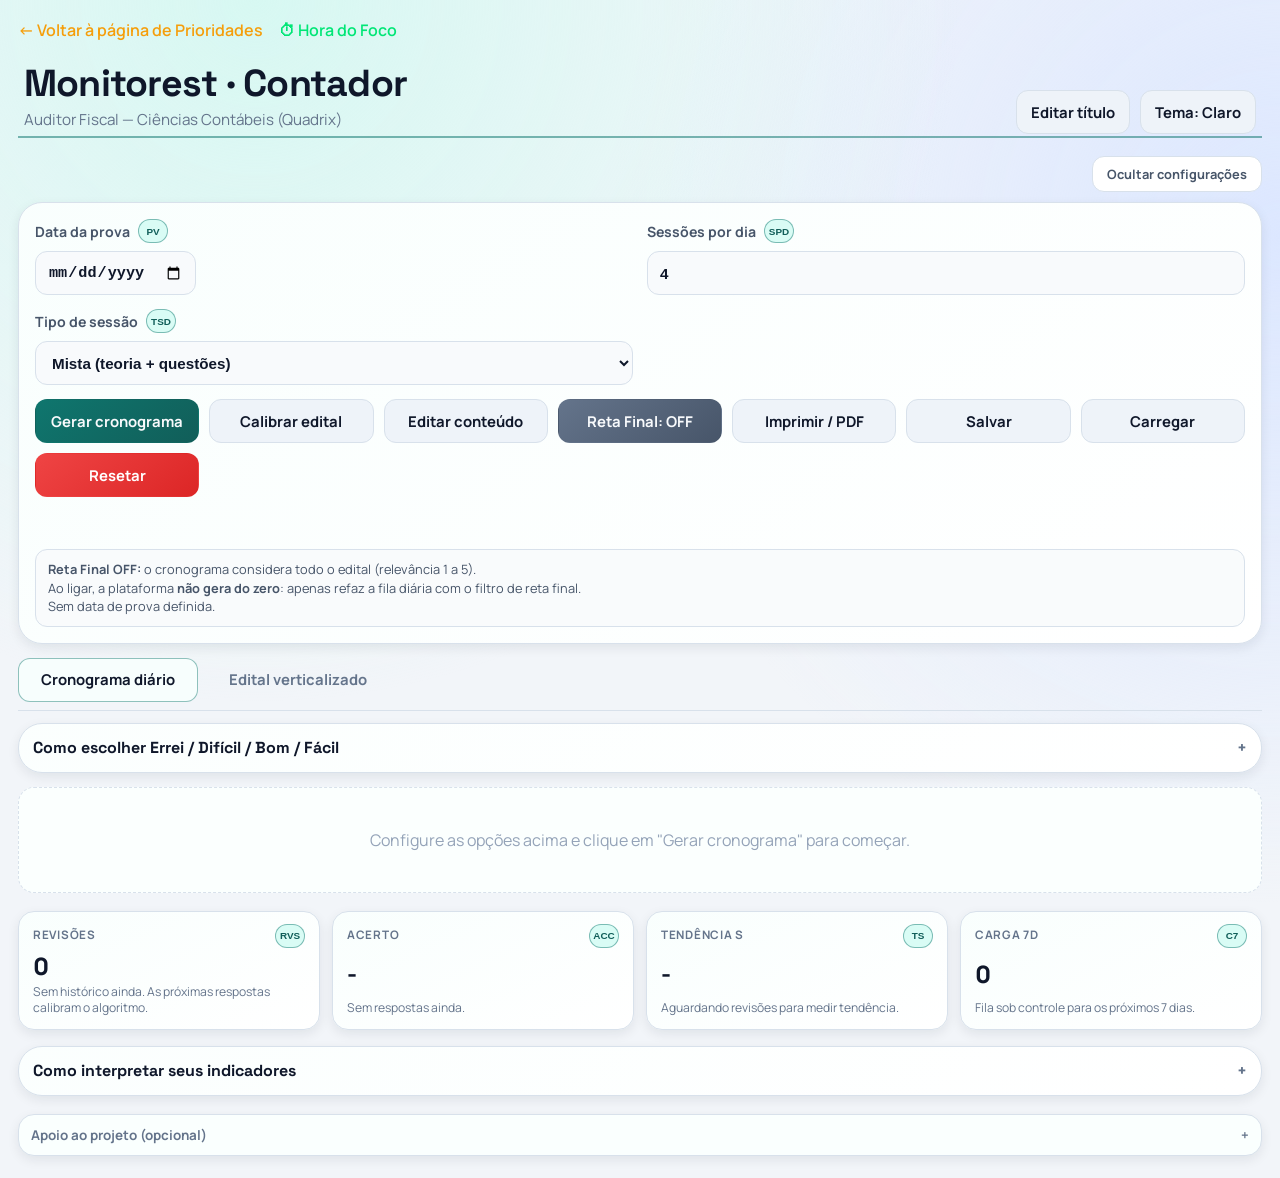
<file: monitorest/index_contador.html>
﻿<!DOCTYPE html>
<html lang="pt-BR">

<head>
    <meta charset="UTF-8">
    <meta name="viewport" content="width=device-width, initial-scale=1.0">
    <title>Monitorest Contador — Cronograma FSRS</title>
    <link rel="preconnect" href="https://fonts.googleapis.com">
    <link rel="preconnect" href="https://fonts.gstatic.com" crossorigin>
    <link href="https://fonts.googleapis.com/css2?family=Manrope:wght@400;500;700;800&family=Space+Grotesk:wght@600;700&display=swap" rel="stylesheet">
    <link rel="stylesheet" href="style.css?v=20260516a">
</head>

<body>
    <div class="container"><div style="margin-bottom:1rem;display:flex;gap:1rem;flex-wrap:wrap"><a href="prioridade.html" style="color:#f59e0b;text-decoration:none;font-weight:600">← Voltar à página de Prioridades</a><a href="horas_liquidas.html" style="color:#00e676;text-decoration:none;font-weight:600">⏱ Hora do Foco</a></div>
        <header class="app-header">
            <div>
                <h1 id="appMainTitle">Monitorest · Contador</h1>
                <p id="appMainSubtitle">Auditor Fiscal — Ciências Contábeis · 57 tópicos · pré-calibrado com 47h48 de estudo</p>
            </div>
            <div class="header-actions no-print">
                <button id="editTitleBtn" class="btn btn-secondary" title="Editar título do cronograma">Editar título</button>
                <button id="themeToggleBtn" class="btn btn-secondary">Tema: Claro</button>
            </div>
        </header>

        <main>
            <p class="sr-only" id="keyboardHint">Atalhos: 0 Errei, 1 Difícil, 2 Bom, 3 Fácil.</p>

            <div class="toggle-container no-print">
                <button id="toggleConfigBtn" class="btn-small" onclick="toggleConfig()">Ocultar configurações</button>
            </div>

            <div id="configPanel" class="config-panel">
                <section class="settings-bar no-print">
                    <div class="form-field">
                        <label for="examDate">
                            Data da prova
                            <button class="info-badge" data-tooltip="PV = Data da prova. Quanto mais perto dela, maior a exigência de retenção do algoritmo." aria-label="Info data da prova">PV</button>
                        </label>
                        <div class="field-inline">
                            <input type="date" id="examDate" value="">
                            <span id="examCountdown"></span>
                        </div>
                    </div>

                    <div class="form-field">
                        <label for="sessionsPerDay">
                            Sessões por dia
                            <button class="info-badge" data-tooltip="SPD = Limite diário de cards. Se estiver baixo demais para o atraso atual, a fila cresce." aria-label="Info sessões por dia">SPD</button>
                        </label>
                        <input type="number" id="sessionsPerDay" value="4" min="1" max="999">
                    </div>

                    <div class="form-field">
                        <label for="studyMode">
                            Tipo de sessão
                            <button class="info-badge" data-tooltip="TSD = Define a régua sugerida para marcar Errei/Difícil/Bom/Fácil em teoria, questões ou sessão mista." aria-label="Info tipo de sessão">TSD</button>
                        </label>
                        <select id="studyMode">
                            <option value="mixed">Mista (teoria + questões)</option>
                            <option value="theory">Só teoria</option>
                            <option value="questions">Só bateria de questões</option>
                        </select>
                    </div>

                    <div class="controls-grid">
                        <button id="generateBtn" class="btn">Gerar cronograma</button>
                        <button id="calibrarBtn" class="btn btn-secondary" title="Classificar seu nível atual em cada tópico">Calibrar edital</button>
                        <button id="editSyllabusBtn" class="btn btn-secondary" title="Editar conteúdo programático (disciplina, tópico e relevância)">Editar conteúdo</button>
                        <button id="btnRetaFinal" class="btn btn-reta-final" title="Ativa filtro de reta final (relevância >=3) e recalcula a fila diária sem apagar seu histórico">Reta Final: OFF</button>
                        <button id="printBtn" class="btn btn-secondary">Imprimir / PDF</button>
                        <button id="backupBtn" class="btn btn-secondary" title="Salvar backup">Salvar</button>
                        <label class="btn btn-secondary btn-upload" title="Carregar backup">
                            Carregar
                            <input type="file" id="uploadBackup" accept=".json">
                        </label>
                        <button id="resetBtn" class="btn btn-danger">Resetar</button>
                    </div>

                    <div class="sync-row">
                        <span id="syncStatus"></span>
                    </div>
                    <div class="reta-final-note no-print" id="retaFinalInfo" aria-live="polite"></div>
                </section>
            </div>

            <div class="tabs no-print">
                <button class="tab-btn active" data-tab="schedule">Cronograma diário</button>
                <button class="tab-btn" data-tab="overview">Edital verticalizado</button>
            </div>

            <details class="grade-guide-global no-print" id="gradeGuideGlobal">
                <summary>Como escolher Errei / Difícil / Bom / Fácil</summary>
                <div class="study-mode-note" id="studyModeGuideSummary"></div>
                <div class="grade-guide-grid">
                    <article>
                        <h4>Errei (0)</h4>
                        <p>Marque quando não lembrou, confundiu conceitos centrais ou só reconheceu após ver a resposta.</p>
                    </article>
                    <article>
                        <h4>Difícil (1)</h4>
                        <p>Marque quando lembrou com esforço alto, demorou para resgatar ou ficou com lacunas importantes.</p>
                    </article>
                    <article>
                        <h4>Bom (2)</h4>
                        <p>Marque quando lembrou com segurança razoável, com pouco esforço e poucos erros de detalhe.</p>
                    </article>
                    <article>
                        <h4>Fácil (3)</h4>
                        <p>Marque quando lembrou rapidamente, sem esforço, e conseguiria explicar/aplicar o tópico sem apoio.</p>
                    </article>
                </div>
                <div class="study-mode-rubric" id="studyModeRubric"></div>
                <p class="grade-guide-note">Regra prática: se houve dúvida relevante, não marque Fácil. Honestidade melhora o FSRS.</p>
            </details>

            <section id="tab-schedule" class="tab-content active">
                <div id="scheduleOutput" class="schedule-container">
                    <div class="empty-state" style="text-align:center; color:#94a3b8; padding:40px;">
                        Configure as opções acima e clique em "Gerar cronograma" para começar.
                    </div>
                </div>
            </section>

            <section id="tab-overview" class="tab-content">
                <div class="overview-container" id="overviewOutput"></div>
            </section>

            <section class="metrics-summary no-print" id="metricsSummary" aria-live="polite">
                <div class="metric-pill">
                    <div class="metric-head">
                        <span class="metric-label">Revisões</span>
                        <button class="info-badge" data-tooltip="RVS = total de respostas já registradas no histórico. Quanto maior a amostra, mais confiáveis ficam os outros indicadores." aria-label="Info revisões">RVS</button>
                    </div>
                    <span class="metric-value" id="metricTotalReviews">0</span>
                    <span class="metric-hint" id="metricReviewsHint">Amostra ainda pequena.</span>
                </div>
                <div class="metric-pill">
                    <div class="metric-head">
                        <span class="metric-label">Acerto</span>
                        <button class="info-badge" data-tooltip="ACC = acertos globais (notas 1/2/3) dividido pelo total de respostas. Leia junto com tamanho da amostra e recorte por disciplina." aria-label="Info acerto">ACC</button>
                    </div>
                    <span class="metric-value" id="metricAccuracy">0%</span>
                    <span class="metric-hint" id="metricAccuracyHint">Sem respostas ainda.</span>
                </div>
                <div class="metric-pill">
                    <div class="metric-head">
                        <span class="metric-label">Tendência S</span>
                        <button class="info-badge" data-tooltip="Leigo: se TS sobe, você está esquecendo mais devagar; se TS cai, está esquecendo mais rápido. Técnico: TS = variação percentual da S média da semana atual versus a semana anterior." aria-label="Info tendência">TS</button>
                    </div>
                    <span class="metric-value" id="metricStabilityTrend">-</span>
                    <span class="metric-hint" id="metricStabilityHint">Aguardando base comparável.</span>
                </div>
                <div class="metric-pill">
                    <div class="metric-head">
                        <span class="metric-label">Carga 7d</span>
                        <button class="info-badge" data-tooltip="C7 = cartões atrasados + previstos para os próximos 7 dias. Se houver muitos atrasos, a carga real tende a subir." aria-label="Info carga 7d">C7</button>
                    </div>
                    <span class="metric-value" id="metricLoad7d">0</span>
                    <span class="metric-hint" id="metricLoadHint">Fila sob controle.</span>
                </div>
            </section>

            <details class="insights-accordion no-print" id="insightsAccordion">
                <summary>Como interpretar seus indicadores</summary>
                <section class="insights-panel" id="insightsPanel" aria-live="polite">
                    <div class="insights-grid">
                        <article class="insight-item" id="insightAccuracy">
                            <h3>Acerto global</h3>
                            <p>Sem dados suficientes ainda.</p>
                        </article>
                        <article class="insight-item" id="insightTrend">
                            <h3>Tendência de estabilidade</h3>
                            <p>Sem dados suficientes ainda.</p>
                        </article>
                        <article class="insight-item" id="insightLoad">
                            <h3>Carga de revisão</h3>
                            <p>Sem dados suficientes ainda.</p>
                        </article>
                        <article class="insight-item" id="insightOverview">
                            <h3>Edital verticalizado</h3>
                            <p>D = dificuldade; S = estabilidade (dias). Quanto maior S, menos urgente a revisão.</p>
                        </article>
                    </div>
                </section>
            </details>
        </main>

        <footer class="support-footer no-print">
            <details class="support-card">
                <summary>Apoio ao projeto (opcional)</summary>
                <div class="support-body">
                    <p class="support-text">
                        Se esta ferramenta te ajuda, considere apoiar o projeto via Pix.
                    </p>
                    <figure class="support-qr-wrap">
                        <img class="support-qr" src="qr-doacao.png" alt="QR code para apoio ao projeto" loading="lazy">
                        <figcaption>QR code Pix para apoio.</figcaption>
                    </figure>
                </div>
            </details>
        </footer>
    </div>

    <div id="calibrationModal" class="modal-overlay" style="display:none;">
        <div class="modal-container">
            <div class="modal-header">
                <h2>Calibragem de edital</h2>
                <button class="modal-close" onclick="fecharModalCalibragem()" aria-label="Fechar modal">&times;</button>
            </div>
            <p class="modal-description">Selecione seu nível atual em cada tópico para ajustar o algoritmo de revisão.</p>

            <div class="calibration-actions">
                <span>Ação em massa (selecionados):</span>
                <button class="cal-btn cal-0" onclick="aplicarCalibragemEmMassa(0)">Desconhecido</button>
                <button class="cal-btn cal-1" onclick="aplicarCalibragemEmMassa(1)">Vi por cima</button>
                <button class="cal-btn cal-2" onclick="aplicarCalibragemEmMassa(2)">Estudei</button>
                <button class="cal-btn cal-3" onclick="aplicarCalibragemEmMassa(3)">Tenho segurança</button>
                <button class="cal-btn cal-4" onclick="aplicarCalibragemEmMassa(4)">Expert</button>
            </div>

            <div id="calibrationList" class="calibration-list"></div>

            <div class="modal-footer">
                <button class="btn btn-secondary" onclick="fecharModalCalibragem()">Cancelar</button>
                <button class="btn" onclick="salvarCalibragem()">Salvar calibragem</button>
            </div>
        </div>
    </div>

    <div id="syllabusModal" class="modal-overlay" style="display:none;">
        <div class="modal-container">
            <div class="modal-header">
                <h2>Editar conteúdo programático</h2>
                <button class="modal-close" onclick="fecharModalConteudoProgramatico()" aria-label="Fechar modal">&times;</button>
            </div>
            <p class="modal-description">Use uma linha por tópico no formato: <code>Disciplina;Tópico;Relevância</code> (relevância de 1 a 5).</p>
            <p class="modal-description">Exemplo: <code>Língua Portuguesa;Interpretação de textos;5</code></p>
            <textarea id="syllabusTextarea" class="syllabus-textarea" spellcheck="false"></textarea>
            <div class="modal-footer">
                <button class="btn btn-secondary" onclick="fecharModalConteudoProgramatico()">Cancelar</button>
                <button class="btn" onclick="salvarConteudoProgramatico()">Salvar conteúdo</button>
            </div>
        </div>
    </div>

    <div id="titleModal" class="modal-overlay" style="display:none;">
        <div class="modal-container">
            <div class="modal-header">
                <h2>Editar título do cronograma</h2>
                <button class="modal-close" onclick="fecharModalTitulo()" aria-label="Fechar modal">&times;</button>
            </div>
            <p class="modal-description">Defina um título para o seu concurso (ex.: "SEFAZ 2027", "PC-SP 2026", "Residência ENARE").</p>

            <div class="form-field">
                <label for="titleInput">Título</label>
                <input id="titleInput" class="title-input" type="text" maxlength="80" placeholder="Nome do concurso">
            </div>

            <div class="form-field">
                <label for="subtitleInput">Subtítulo (opcional)</label>
                <input id="subtitleInput" class="title-input" type="text" maxlength="120" placeholder="Descrição curta do foco de estudo">
            </div>

            <div class="modal-footer">
                <button class="btn btn-secondary" onclick="fecharModalTitulo()">Cancelar</button>
                <button class="btn" onclick="salvarTituloCronograma()">Salvar título</button>
            </div>
        </div>
    </div>

    <script src="fsrs-core.js?v=20260516a"></script>
    <script src="script_contador.js?v=20260516a"></script>
</body>

</html>
</file>
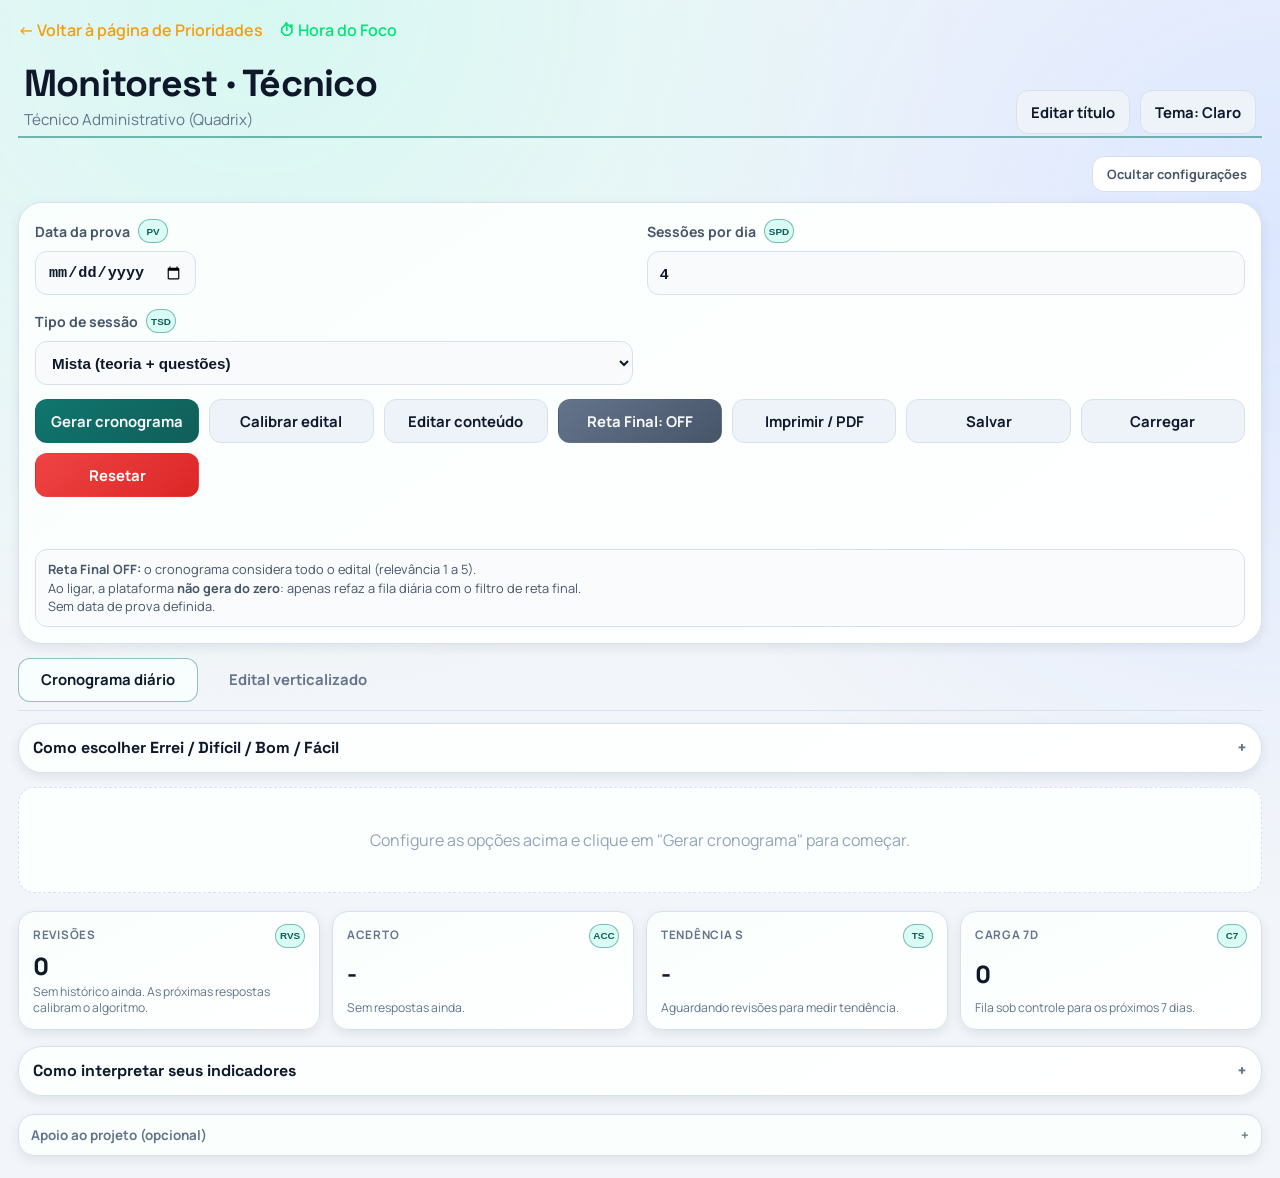
<file: monitorest/index_tecnico.html>
﻿<!DOCTYPE html>
<html lang="pt-BR">

<head>
    <meta charset="UTF-8">
    <meta name="viewport" content="width=device-width, initial-scale=1.0">
    <title>Monitorest Técnico — Cronograma FSRS</title>
    <link rel="preconnect" href="https://fonts.googleapis.com">
    <link rel="preconnect" href="https://fonts.gstatic.com" crossorigin>
    <link href="https://fonts.googleapis.com/css2?family=Manrope:wght@400;500;700;800&family=Space+Grotesk:wght@600;700&display=swap" rel="stylesheet">
    <link rel="stylesheet" href="style.css?v=20260516a">
</head>

<body>
    <div class="container"><div style="margin-bottom:1rem;display:flex;gap:1rem;flex-wrap:wrap"><a href="prioridade.html" style="color:#f59e0b;text-decoration:none;font-weight:600">← Voltar à página de Prioridades</a><a href="horas_liquidas.html" style="color:#00e676;text-decoration:none;font-weight:600">⏱ Hora do Foco</a></div>
        <header class="app-header">
            <div>
                <h1 id="appMainTitle">Monitorest · Técnico Administrativo</h1>
                <p id="appMainSubtitle">Técnico Administrativo · 43 tópicos · relevância via Prioridade Quadrix</p>
            </div>
            <div class="header-actions no-print">
                <button id="editTitleBtn" class="btn btn-secondary" title="Editar título do cronograma">Editar título</button>
                <button id="themeToggleBtn" class="btn btn-secondary">Tema: Claro</button>
            </div>
        </header>

        <main>
            <p class="sr-only" id="keyboardHint">Atalhos: 0 Errei, 1 Difícil, 2 Bom, 3 Fácil.</p>

            <div class="toggle-container no-print">
                <button id="toggleConfigBtn" class="btn-small" onclick="toggleConfig()">Ocultar configurações</button>
            </div>

            <div id="configPanel" class="config-panel">
                <section class="settings-bar no-print">
                    <div class="form-field">
                        <label for="examDate">
                            Data da prova
                            <button class="info-badge" data-tooltip="PV = Data da prova. Quanto mais perto dela, maior a exigência de retenção do algoritmo." aria-label="Info data da prova">PV</button>
                        </label>
                        <div class="field-inline">
                            <input type="date" id="examDate" value="">
                            <span id="examCountdown"></span>
                        </div>
                    </div>

                    <div class="form-field">
                        <label for="sessionsPerDay">
                            Sessões por dia
                            <button class="info-badge" data-tooltip="SPD = Limite diário de cards. Se estiver baixo demais para o atraso atual, a fila cresce." aria-label="Info sessões por dia">SPD</button>
                        </label>
                        <input type="number" id="sessionsPerDay" value="4" min="1" max="999">
                    </div>

                    <div class="form-field">
                        <label for="studyMode">
                            Tipo de sessão
                            <button class="info-badge" data-tooltip="TSD = Define a régua sugerida para marcar Errei/Difícil/Bom/Fácil em teoria, questões ou sessão mista." aria-label="Info tipo de sessão">TSD</button>
                        </label>
                        <select id="studyMode">
                            <option value="mixed">Mista (teoria + questões)</option>
                            <option value="theory">Só teoria</option>
                            <option value="questions">Só bateria de questões</option>
                        </select>
                    </div>

                    <div class="controls-grid">
                        <button id="generateBtn" class="btn">Gerar cronograma</button>
                        <button id="calibrarBtn" class="btn btn-secondary" title="Classificar seu nível atual em cada tópico">Calibrar edital</button>
                        <button id="editSyllabusBtn" class="btn btn-secondary" title="Editar conteúdo programático (disciplina, tópico e relevância)">Editar conteúdo</button>
                        <button id="btnRetaFinal" class="btn btn-reta-final" title="Ativa filtro de reta final (relevância >=3) e recalcula a fila diária sem apagar seu histórico">Reta Final: OFF</button>
                        <button id="printBtn" class="btn btn-secondary">Imprimir / PDF</button>
                        <button id="backupBtn" class="btn btn-secondary" title="Salvar backup">Salvar</button>
                        <label class="btn btn-secondary btn-upload" title="Carregar backup">
                            Carregar
                            <input type="file" id="uploadBackup" accept=".json">
                        </label>
                        <button id="resetBtn" class="btn btn-danger">Resetar</button>
                    </div>

                    <div class="sync-row">
                        <span id="syncStatus"></span>
                    </div>
                    <div class="reta-final-note no-print" id="retaFinalInfo" aria-live="polite"></div>
                </section>
            </div>

            <div class="tabs no-print">
                <button class="tab-btn active" data-tab="schedule">Cronograma diário</button>
                <button class="tab-btn" data-tab="overview">Edital verticalizado</button>
            </div>

            <details class="grade-guide-global no-print" id="gradeGuideGlobal">
                <summary>Como escolher Errei / Difícil / Bom / Fácil</summary>
                <div class="study-mode-note" id="studyModeGuideSummary"></div>
                <div class="grade-guide-grid">
                    <article>
                        <h4>Errei (0)</h4>
                        <p>Marque quando não lembrou, confundiu conceitos centrais ou só reconheceu após ver a resposta.</p>
                    </article>
                    <article>
                        <h4>Difícil (1)</h4>
                        <p>Marque quando lembrou com esforço alto, demorou para resgatar ou ficou com lacunas importantes.</p>
                    </article>
                    <article>
                        <h4>Bom (2)</h4>
                        <p>Marque quando lembrou com segurança razoável, com pouco esforço e poucos erros de detalhe.</p>
                    </article>
                    <article>
                        <h4>Fácil (3)</h4>
                        <p>Marque quando lembrou rapidamente, sem esforço, e conseguiria explicar/aplicar o tópico sem apoio.</p>
                    </article>
                </div>
                <div class="study-mode-rubric" id="studyModeRubric"></div>
                <p class="grade-guide-note">Regra prática: se houve dúvida relevante, não marque Fácil. Honestidade melhora o FSRS.</p>
            </details>

            <section id="tab-schedule" class="tab-content active">
                <div id="scheduleOutput" class="schedule-container">
                    <div class="empty-state" style="text-align:center; color:#94a3b8; padding:40px;">
                        Configure as opções acima e clique em "Gerar cronograma" para começar.
                    </div>
                </div>
            </section>

            <section id="tab-overview" class="tab-content">
                <div class="overview-container" id="overviewOutput"></div>
            </section>

            <section class="metrics-summary no-print" id="metricsSummary" aria-live="polite">
                <div class="metric-pill">
                    <div class="metric-head">
                        <span class="metric-label">Revisões</span>
                        <button class="info-badge" data-tooltip="RVS = total de respostas já registradas no histórico. Quanto maior a amostra, mais confiáveis ficam os outros indicadores." aria-label="Info revisões">RVS</button>
                    </div>
                    <span class="metric-value" id="metricTotalReviews">0</span>
                    <span class="metric-hint" id="metricReviewsHint">Amostra ainda pequena.</span>
                </div>
                <div class="metric-pill">
                    <div class="metric-head">
                        <span class="metric-label">Acerto</span>
                        <button class="info-badge" data-tooltip="ACC = acertos globais (notas 1/2/3) dividido pelo total de respostas. Leia junto com tamanho da amostra e recorte por disciplina." aria-label="Info acerto">ACC</button>
                    </div>
                    <span class="metric-value" id="metricAccuracy">0%</span>
                    <span class="metric-hint" id="metricAccuracyHint">Sem respostas ainda.</span>
                </div>
                <div class="metric-pill">
                    <div class="metric-head">
                        <span class="metric-label">Tendência S</span>
                        <button class="info-badge" data-tooltip="Leigo: se TS sobe, você está esquecendo mais devagar; se TS cai, está esquecendo mais rápido. Técnico: TS = variação percentual da S média da semana atual versus a semana anterior." aria-label="Info tendência">TS</button>
                    </div>
                    <span class="metric-value" id="metricStabilityTrend">-</span>
                    <span class="metric-hint" id="metricStabilityHint">Aguardando base comparável.</span>
                </div>
                <div class="metric-pill">
                    <div class="metric-head">
                        <span class="metric-label">Carga 7d</span>
                        <button class="info-badge" data-tooltip="C7 = cartões atrasados + previstos para os próximos 7 dias. Se houver muitos atrasos, a carga real tende a subir." aria-label="Info carga 7d">C7</button>
                    </div>
                    <span class="metric-value" id="metricLoad7d">0</span>
                    <span class="metric-hint" id="metricLoadHint">Fila sob controle.</span>
                </div>
            </section>

            <details class="insights-accordion no-print" id="insightsAccordion">
                <summary>Como interpretar seus indicadores</summary>
                <section class="insights-panel" id="insightsPanel" aria-live="polite">
                    <div class="insights-grid">
                        <article class="insight-item" id="insightAccuracy">
                            <h3>Acerto global</h3>
                            <p>Sem dados suficientes ainda.</p>
                        </article>
                        <article class="insight-item" id="insightTrend">
                            <h3>Tendência de estabilidade</h3>
                            <p>Sem dados suficientes ainda.</p>
                        </article>
                        <article class="insight-item" id="insightLoad">
                            <h3>Carga de revisão</h3>
                            <p>Sem dados suficientes ainda.</p>
                        </article>
                        <article class="insight-item" id="insightOverview">
                            <h3>Edital verticalizado</h3>
                            <p>D = dificuldade; S = estabilidade (dias). Quanto maior S, menos urgente a revisão.</p>
                        </article>
                    </div>
                </section>
            </details>
        </main>

        <footer class="support-footer no-print">
            <details class="support-card">
                <summary>Apoio ao projeto (opcional)</summary>
                <div class="support-body">
                    <p class="support-text">
                        Se esta ferramenta te ajuda, considere apoiar o projeto via Pix.
                    </p>
                    <figure class="support-qr-wrap">
                        <img class="support-qr" src="qr-doacao.png" alt="QR code para apoio ao projeto" loading="lazy">
                        <figcaption>QR code Pix para apoio.</figcaption>
                    </figure>
                </div>
            </details>
        </footer>
    </div>

    <div id="calibrationModal" class="modal-overlay" style="display:none;">
        <div class="modal-container">
            <div class="modal-header">
                <h2>Calibragem de edital</h2>
                <button class="modal-close" onclick="fecharModalCalibragem()" aria-label="Fechar modal">&times;</button>
            </div>
            <p class="modal-description">Selecione seu nível atual em cada tópico para ajustar o algoritmo de revisão.</p>

            <div class="calibration-actions">
                <span>Ação em massa (selecionados):</span>
                <button class="cal-btn cal-0" onclick="aplicarCalibragemEmMassa(0)">Desconhecido</button>
                <button class="cal-btn cal-1" onclick="aplicarCalibragemEmMassa(1)">Vi por cima</button>
                <button class="cal-btn cal-2" onclick="aplicarCalibragemEmMassa(2)">Estudei</button>
                <button class="cal-btn cal-3" onclick="aplicarCalibragemEmMassa(3)">Tenho segurança</button>
                <button class="cal-btn cal-4" onclick="aplicarCalibragemEmMassa(4)">Expert</button>
            </div>

            <div id="calibrationList" class="calibration-list"></div>

            <div class="modal-footer">
                <button class="btn btn-secondary" onclick="fecharModalCalibragem()">Cancelar</button>
                <button class="btn" onclick="salvarCalibragem()">Salvar calibragem</button>
            </div>
        </div>
    </div>

    <div id="syllabusModal" class="modal-overlay" style="display:none;">
        <div class="modal-container">
            <div class="modal-header">
                <h2>Editar conteúdo programático</h2>
                <button class="modal-close" onclick="fecharModalConteudoProgramatico()" aria-label="Fechar modal">&times;</button>
            </div>
            <p class="modal-description">Use uma linha por tópico no formato: <code>Disciplina;Tópico;Relevância</code> (relevância de 1 a 5).</p>
            <p class="modal-description">Exemplo: <code>Língua Portuguesa;Interpretação de textos;5</code></p>
            <textarea id="syllabusTextarea" class="syllabus-textarea" spellcheck="false"></textarea>
            <div class="modal-footer">
                <button class="btn btn-secondary" onclick="fecharModalConteudoProgramatico()">Cancelar</button>
                <button class="btn" onclick="salvarConteudoProgramatico()">Salvar conteúdo</button>
            </div>
        </div>
    </div>

    <div id="titleModal" class="modal-overlay" style="display:none;">
        <div class="modal-container">
            <div class="modal-header">
                <h2>Editar título do cronograma</h2>
                <button class="modal-close" onclick="fecharModalTitulo()" aria-label="Fechar modal">&times;</button>
            </div>
            <p class="modal-description">Defina um título para o seu concurso (ex.: "SEFAZ 2027", "PC-SP 2026", "Residência ENARE").</p>

            <div class="form-field">
                <label for="titleInput">Título</label>
                <input id="titleInput" class="title-input" type="text" maxlength="80" placeholder="Nome do concurso">
            </div>

            <div class="form-field">
                <label for="subtitleInput">Subtítulo (opcional)</label>
                <input id="subtitleInput" class="title-input" type="text" maxlength="120" placeholder="Descrição curta do foco de estudo">
            </div>

            <div class="modal-footer">
                <button class="btn btn-secondary" onclick="fecharModalTitulo()">Cancelar</button>
                <button class="btn" onclick="salvarTituloCronograma()">Salvar título</button>
            </div>
        </div>
    </div>

    <script src="fsrs-core.js?v=20260516a"></script>
    <script src="script_tecnico.js?v=20260516a"></script>
</body>

</html>
</file>
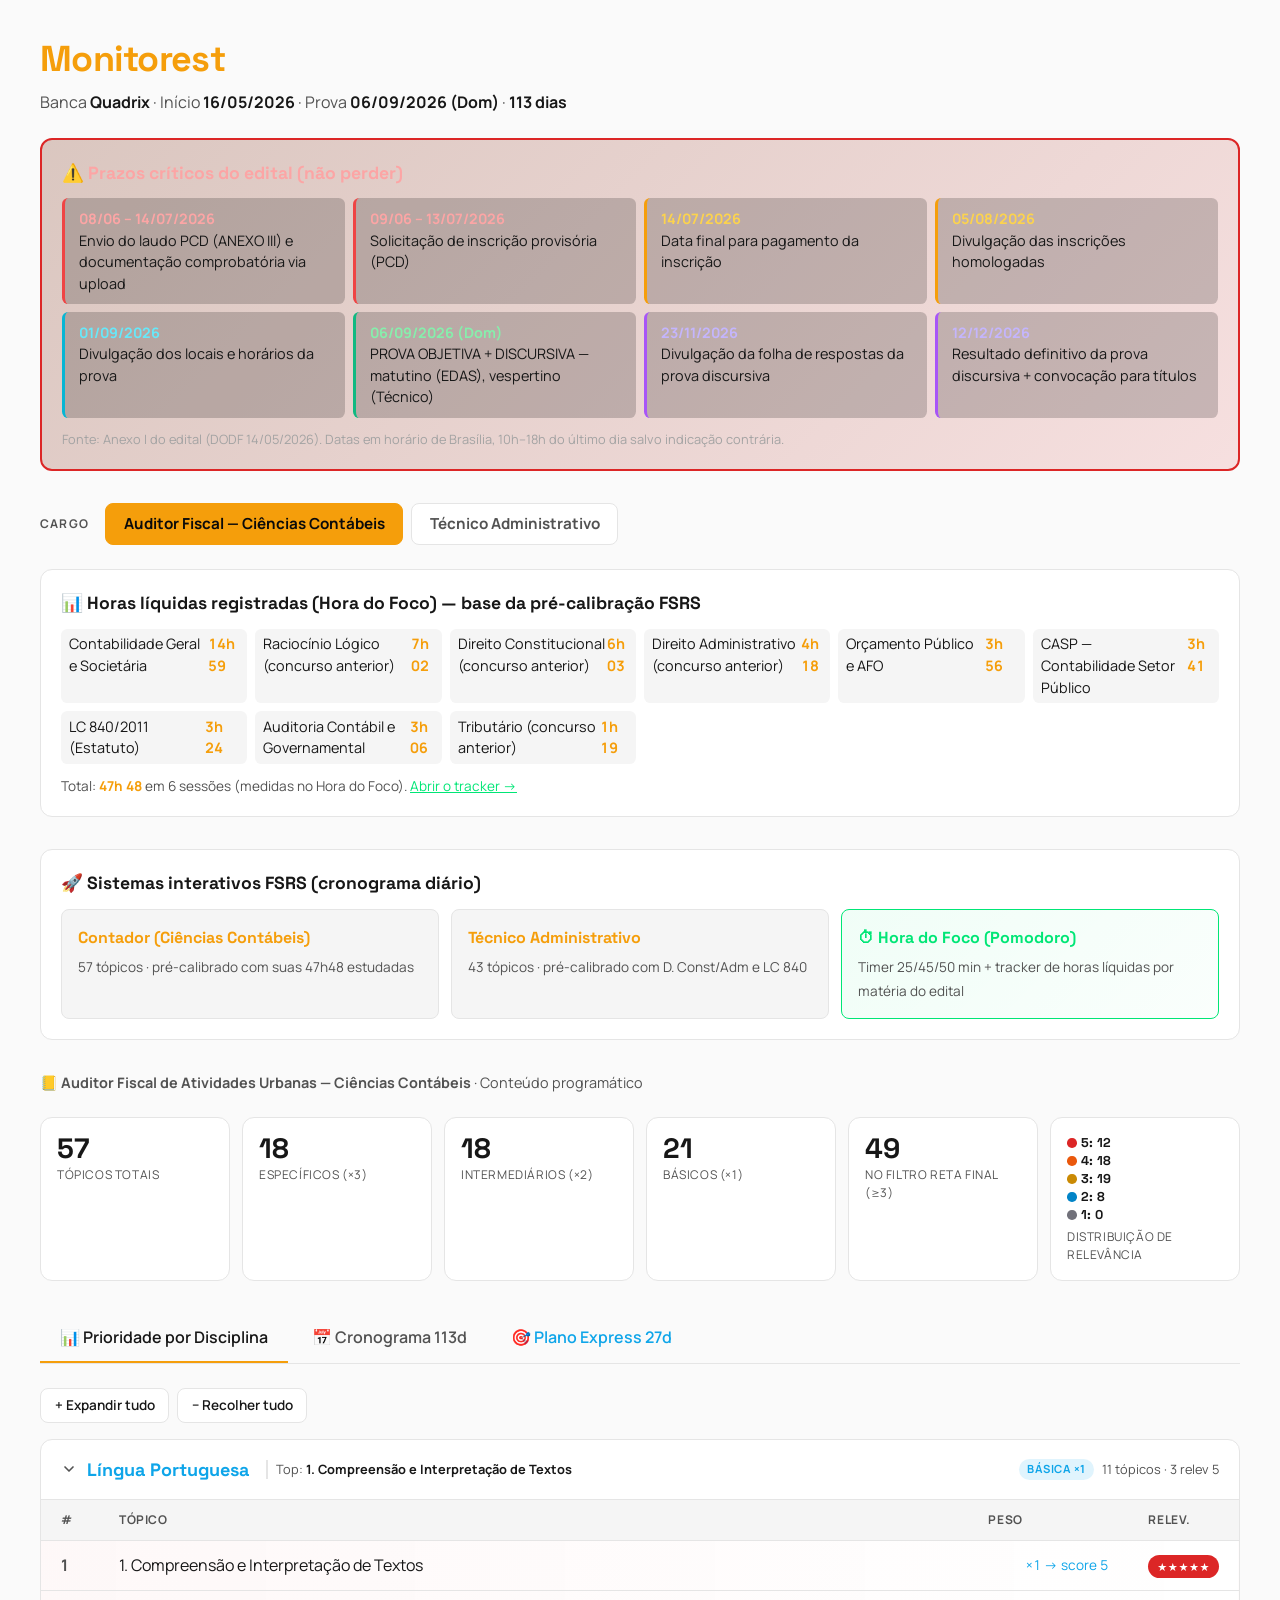
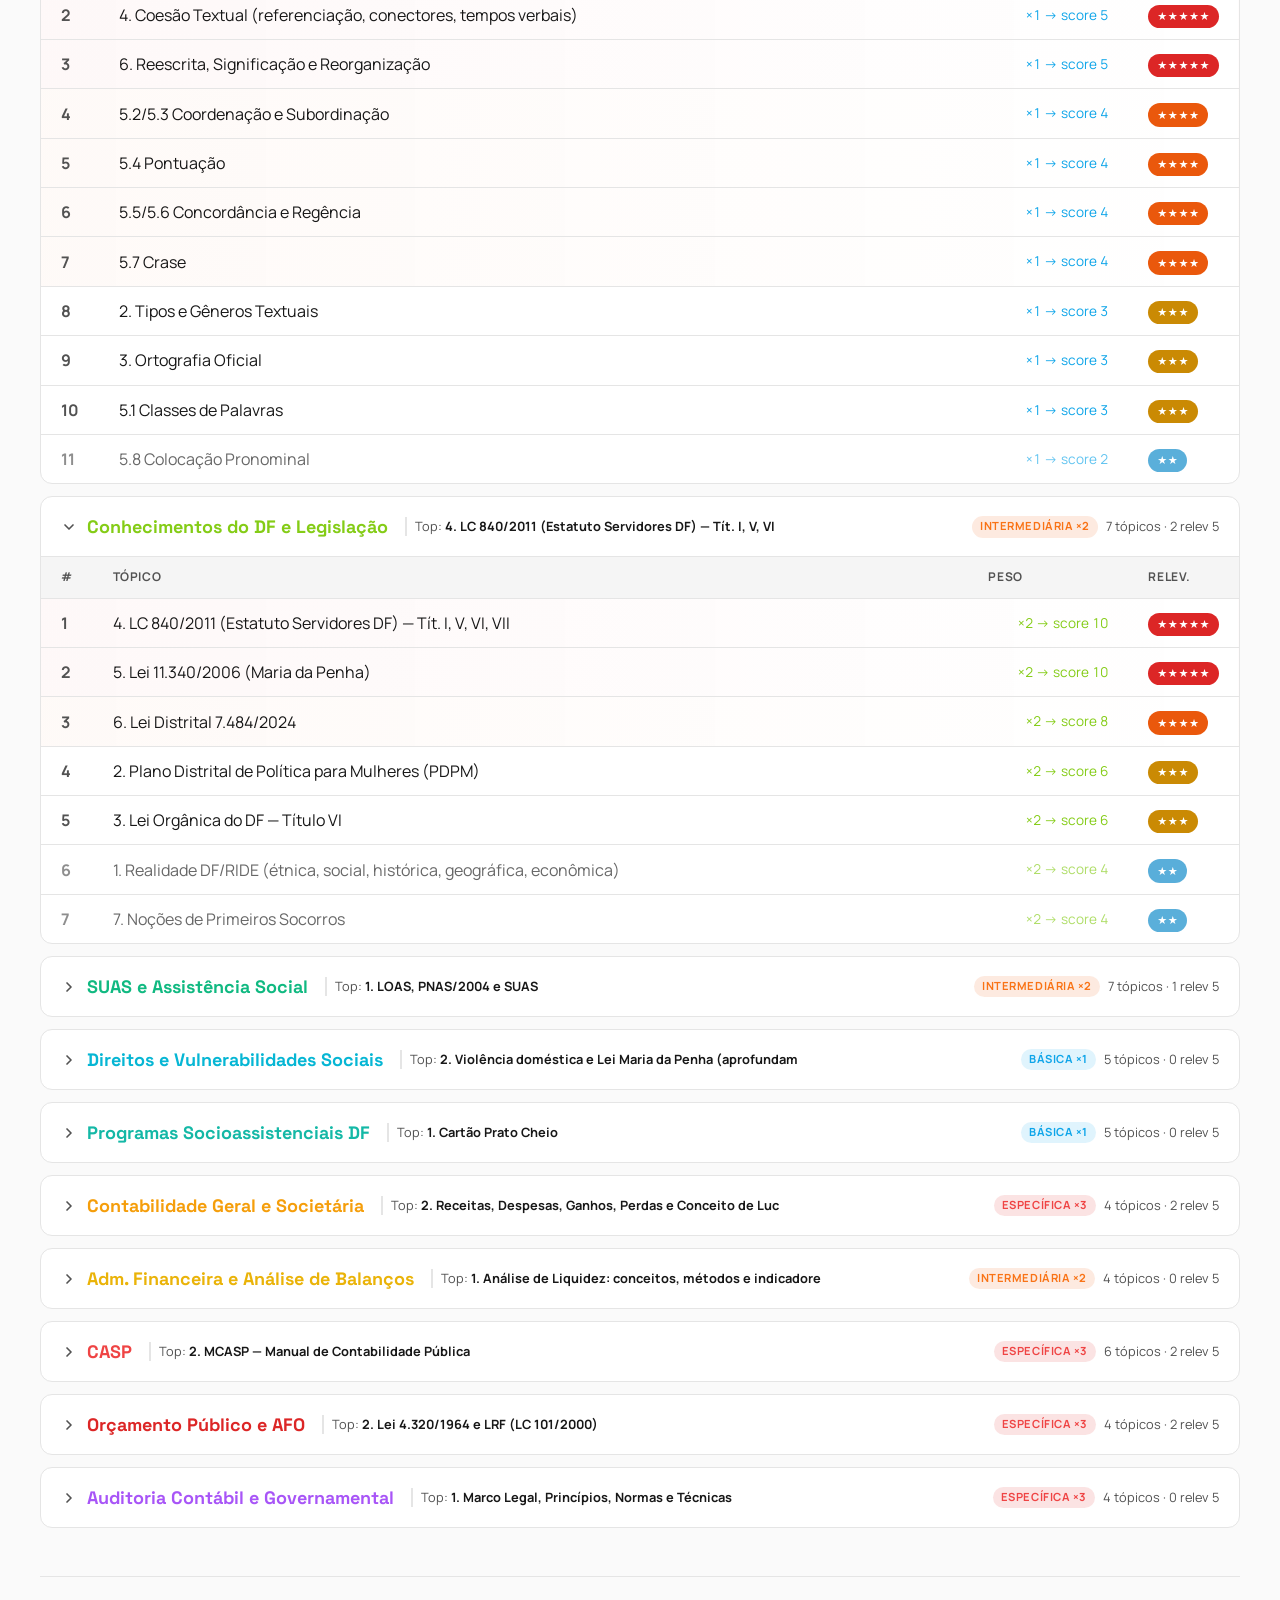
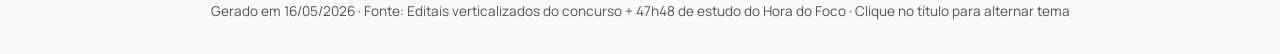
<file: monitorest/prioridade.html>
<!DOCTYPE html><html lang="pt-BR"><head>
<meta charset="UTF-8"><meta name="viewport" content="width=device-width,initial-scale=1">
<title>Prioridade Monitorest</title>
<link rel="preconnect" href="https://fonts.googleapis.com">
<link rel="preconnect" href="https://fonts.gstatic.com" crossorigin>
<link href="https://fonts.googleapis.com/css2?family=Manrope:wght@400;500;700;800&family=Space+Grotesk:wght@600;700&display=swap" rel="stylesheet">
<style>
* { box-sizing: border-box; margin: 0; padding: 0; }
:root {
  --bg: #0a0a0a; --surface: #171717; --surface-2: #262626;
  --text: #fafafa; --text-dim: #a3a3a3; --border: #404040;
  --accent: #f59e0b;
}
@media (prefers-color-scheme: light) {
  :root:not([data-theme]) { --bg: #fafafa; --surface: #ffffff; --surface-2: #f5f5f5;
          --text: #171717; --text-dim: #525252; --border: #e5e5e5; }
}
:root[data-theme="light"] { --bg: #fafafa; --surface: #ffffff; --surface-2: #f5f5f5;
        --text: #171717; --text-dim: #525252; --border: #e5e5e5; }
:root[data-theme="dark"] { --bg: #0a0a0a; --surface: #171717; --surface-2: #262626;
        --text: #fafafa; --text-dim: #a3a3a3; --border: #404040; }
body { font-family: 'Manrope', system-ui, sans-serif; background: var(--bg); color: var(--text);
       line-height: 1.5; padding: 2rem 1rem; min-height: 100vh; }
.container { max-width: 1200px; margin: 0 auto; }
h1 { font-family: 'Space Grotesk', sans-serif; font-size: 2.25rem; font-weight: 700;
     margin-bottom: 0.25rem; letter-spacing: -0.02em; cursor: pointer; }
h1 .accent { color: var(--accent); }
.subtitle { color: var(--text-dim); margin-bottom: 1.5rem; font-size: 1rem; }
.subtitle strong { color: var(--text); }

/* Cargo selector */
.cargo-bar { display: flex; gap: 0.5rem; margin-bottom: 1.5rem; align-items: center; flex-wrap: wrap; }
.cargo-label { font-size: 0.75rem; color: var(--text-dim); text-transform: uppercase;
               letter-spacing: 0.1em; font-weight: 700; margin-right: 0.5rem; }
.cargo-btn { padding: 0.55rem 1.1rem; background: var(--surface); color: var(--text-dim);
             border: 1.5px solid var(--border); border-radius: 0.5rem; cursor: pointer;
             font: inherit; font-weight: 700; transition: all 0.15s; font-size: 0.95rem; }
.cargo-btn:hover { color: var(--text); border-color: var(--accent); }
.cargo-btn.active { background: var(--accent); color: #0a0a0a; border-color: var(--accent); }
.cargo-subtitle { color: var(--text-dim); margin-bottom: 1.5rem; font-size: 0.9rem; }

.stats { display: grid; grid-template-columns: repeat(auto-fit, minmax(140px, 1fr));
         gap: 0.75rem; margin-bottom: 2rem; }
.stat { background: var(--surface); border: 1px solid var(--border); border-radius: 0.75rem; padding: 1rem; }
.stat-val { font-family: 'Space Grotesk', sans-serif; font-size: 1.75rem; font-weight: 700; line-height: 1; }
.stat-label { font-size: 0.75rem; color: var(--text-dim); text-transform: uppercase; letter-spacing: 0.05em; margin-top: 0.25rem; }
.distrib { display: flex; gap: 0.5rem; margin-top: 0.5rem; align-items: center; flex-wrap: wrap; }
.distrib-item { display: flex; align-items: center; gap: 0.25rem; font-size: 0.8rem; }
.distrib-dot { width: 0.6rem; height: 0.6rem; border-radius: 50%; }

.tabs { display: flex; gap: 0.25rem; margin-bottom: 1.5rem; border-bottom: 1px solid var(--border); }
.tab { padding: 0.75rem 1.25rem; cursor: pointer; border: none; background: none; color: var(--text-dim);
       font: inherit; font-weight: 600; border-bottom: 2px solid transparent; transition: all 0.15s; }
.tab.active { color: var(--text); border-color: var(--accent); }
.tab:hover { color: var(--text); }
.view { display: none; }
.view.active { display: block; }

.view-actions { display: flex; gap: 0.5rem; margin-bottom: 1rem; flex-wrap: wrap; }
.btn-action { padding: 0.4rem 0.85rem; background: var(--surface); color: var(--text);
              border: 1px solid var(--border); border-radius: 0.5rem; cursor: pointer;
              font: inherit; font-size: 0.85rem; font-weight: 600; transition: all 0.15s; }
.btn-action:hover { background: var(--surface-2); border-color: var(--accent); }

.disc-section { background: var(--surface); border: 1px solid var(--border); border-radius: 0.75rem;
                margin-bottom: 0.75rem; overflow: hidden; }
.disc-section summary { padding: 1rem 1.25rem; cursor: pointer; list-style: none;
                        display: flex; align-items: center; justify-content: space-between; gap: 1rem;
                        flex-wrap: wrap; user-select: none; transition: background 0.15s; }
.disc-section summary::-webkit-details-marker { display: none; }
.disc-section summary:hover { background: var(--surface-2); }
.disc-section[open] summary { border-bottom: 1px solid var(--border); }
.disc-title-wrap { display: flex; align-items: center; gap: 0.6rem; flex: 1; min-width: 0; }
.chevron { width: 1rem; height: 1rem; transition: transform 0.2s; color: var(--text-dim); flex-shrink: 0; }
.disc-section[open] .chevron { transform: rotate(90deg); }
.disc-title { font-family: 'Space Grotesk', sans-serif; font-size: 1.125rem; font-weight: 700; }
.disc-meta { display: flex; gap: 0.5rem; align-items: center; flex-wrap: wrap; }
.peso-tag { padding: 0.15rem 0.5rem; border-radius: 999px; font-size: 0.7rem; font-weight: 700;
            text-transform: uppercase; letter-spacing: 0.05em; }
.peso-esp { background: #dc262620; color: #ef4444; }
.peso-int { background: #ea580c20; color: #f97316; }
.peso-bas { background: #0ea5e920; color: #0ea5e9; }
.disc-top-pick { font-size: 0.8rem; color: var(--text-dim); padding-left: 0.5rem;
                 border-left: 2px solid var(--border); margin-left: 0.5rem; }
.disc-top-pick strong { color: var(--text); }
@media (max-width: 600px) { .disc-top-pick { display: none; } }

table { width: 100%; border-collapse: collapse; }
th, td { padding: 0.7rem 1.25rem; text-align: left; border-bottom: 1px solid var(--border); }
th { background: var(--surface-2); font-size: 0.75rem; font-weight: 700;
     text-transform: uppercase; letter-spacing: 0.05em; color: var(--text-dim); }
tr:last-child td { border-bottom: none; }
tr:hover td { background: var(--surface-2); }
td.num { text-align: right; font-variant-numeric: tabular-nums; width: 160px; font-size: 0.85rem; }
td.rank { width: 50px; color: var(--text-dim); font-weight: 700; }
td.relev { width: 90px; }
.chip { display: inline-block; padding: 0.2rem 0.55rem; border-radius: 999px;
        font-size: 0.7rem; font-weight: 700; color: white; letter-spacing: 0.05em; }
.row-r5 { background: linear-gradient(90deg, #dc262608 0%, transparent 100%); }
.row-r4 { background: linear-gradient(90deg, #ea580c08 0%, transparent 100%); }
.row-r1, .row-r2 { opacity: 0.65; }

/* Cronograma */
.crono-stats { display: flex; gap: 1.5rem; margin-bottom: 1rem; flex-wrap: wrap; font-size: 0.9rem; color: var(--text-dim); }
.crono-stats strong { color: var(--text); }
.week-section { background: var(--surface); border: 1px solid var(--border); border-radius: 0.75rem;
                margin-bottom: 0.75rem; overflow: hidden; }
.week-section summary { padding: 0.85rem 1.25rem; background: var(--surface-2); cursor: pointer;
                        list-style: none; display: flex; align-items: center; justify-content: space-between;
                        gap: 0.6rem; user-select: none; transition: background 0.15s; }
.week-section summary::-webkit-details-marker { display: none; }
.week-section summary:hover { background: var(--border); }
.week-section[open] summary { border-bottom: 1px solid var(--border); }
.week-label { display: flex; align-items: center; gap: 0.6rem; font-weight: 700; font-size: 0.95rem; }
.week-range { font-size: 0.85rem; color: var(--text-dim); font-weight: 400; font-variant-numeric: tabular-nums; }
.crono-row { display: grid; grid-template-columns: 60px 100px 60px 1fr 1fr; gap: 0.5rem;
             padding: 0.6rem 1.25rem; border-bottom: 1px solid var(--border); align-items: center; }
.crono-row:last-child { border-bottom: none; }
.crono-row.today { background: #f59e0b15; font-weight: 600; }
.crono-row.weekend { background: var(--surface-2); }
.crono-dia { color: var(--text-dim); font-weight: 700; font-variant-numeric: tabular-nums; }
.crono-data { font-variant-numeric: tabular-nums; font-size: 0.9rem; }
.crono-sem { font-size: 0.8rem; color: var(--text-dim); text-transform: uppercase; letter-spacing: 0.05em; }
.disc-badge { display: inline-block; padding: 0.3rem 0.7rem; border-radius: 0.5rem;
              font-size: 0.85rem; font-weight: 600; border: 1px solid; }

/* Hours panel */
.hours-panel { background: var(--surface); border: 1px solid var(--border); border-radius: 0.75rem;
               padding: 1.25rem; margin-bottom: 2rem; }
.hours-panel h3 { font-family: 'Space Grotesk', sans-serif; font-size: 1.1rem; margin-bottom: 0.75rem; }
.hours-grid { display: grid; grid-template-columns: repeat(auto-fit, minmax(180px, 1fr)); gap: 0.5rem; }
.hour-row { display: flex; justify-content: space-between; padding: 0.3rem 0.5rem;
            background: var(--surface-2); border-radius: 0.4rem; font-size: 0.9rem; }
.hour-row strong { color: var(--accent); font-variant-numeric: tabular-nums; }

.app-links { background: var(--surface); border: 1px solid var(--border); border-radius: 0.75rem;
             padding: 1.25rem; margin-bottom: 2rem; }
.app-links h3 { font-family: 'Space Grotesk', sans-serif; font-size: 1.1rem; margin-bottom: 0.75rem; }
.app-links-grid { display: grid; grid-template-columns: repeat(auto-fit, minmax(280px, 1fr)); gap: 0.75rem; }
.app-link { display: block; padding: 1rem; background: var(--surface-2); border: 1px solid var(--border);
            border-radius: 0.5rem; text-decoration: none; color: var(--text); transition: all 0.15s; }
.app-link:hover { border-color: var(--accent); background: var(--bg); }
.app-link strong { color: var(--accent); font-family: 'Space Grotesk', sans-serif; font-size: 1rem; display: block; margin-bottom: 0.25rem; }
.app-link span { color: var(--text-dim); font-size: 0.85rem; }

.footer { color: var(--text-dim); font-size: 0.85rem; margin-top: 3rem; padding-top: 1.5rem;
          border-top: 1px solid var(--border); text-align: center; }

.cargo-view { display: none; }
.cargo-view.active { display: block; }

@media (max-width: 600px) {
  body { padding: 1rem 0.5rem; }
  h1 { font-size: 1.5rem; }
  .crono-row { grid-template-columns: 40px 1fr; gap: 0.25rem; padding: 0.5rem 0.75rem; }
  .crono-row .crono-data, .crono-row .crono-sem { display: none; }
  th, td { padding: 0.5rem 0.75rem; font-size: 0.85rem; }
}
@media print {
  body { background: white; color: black; padding: 0; }
  .tabs, .view-actions, .cargo-bar { display: none; }
  .view { display: block !important; page-break-before: always; }
  .view:first-of-type { page-break-before: auto; }
  details { break-inside: avoid; }
  details > summary { list-style: none; }
  details:not([open]) > *:not(summary) { display: block !important; }
  details[open] .chevron, details:not([open]) .chevron { display: none; }
}
</style></head><body>
<div class="container">
<h1><span class="accent">Monitorest</span></h1>
<p class="subtitle">Banca <strong>Quadrix</strong> · Início <strong>16/05/2026</strong> · Prova <strong>06/09/2026 (Dom)</strong> · <strong>113 dias</strong></p>

<div class="prazos-box" style="background:linear-gradient(135deg,#7c2d1240 0%,#dc262620 100%);border:2px solid #dc2626;border-radius:0.75rem;padding:1.25rem;margin-bottom:2rem">
<h3 style="font-family:'Space Grotesk',sans-serif;font-size:1.1rem;margin-bottom:0.75rem;color:#fca5a5">⚠️ Prazos críticos do edital (não perder)</h3>
<div style="display:grid;grid-template-columns:repeat(auto-fit,minmax(250px,1fr));gap:0.5rem;font-size:0.9rem">
<div style="background:#00000030;padding:0.6rem 0.9rem;border-radius:0.4rem;border-left:3px solid #ef4444"><strong style="color:#fca5a5">08/06 – 14/07/2026</strong><br>Envio do laudo PCD (ANEXO III) e documentação comprobatória via upload</div>
<div style="background:#00000030;padding:0.6rem 0.9rem;border-radius:0.4rem;border-left:3px solid #ef4444"><strong style="color:#fca5a5">09/06 – 13/07/2026</strong><br>Solicitação de inscrição provisória (PCD)</div>
<div style="background:#00000030;padding:0.6rem 0.9rem;border-radius:0.4rem;border-left:3px solid #f59e0b"><strong style="color:#fcd34d">14/07/2026</strong><br>Data final para pagamento da inscrição</div>
<div style="background:#00000030;padding:0.6rem 0.9rem;border-radius:0.4rem;border-left:3px solid #f59e0b"><strong style="color:#fcd34d">05/08/2026</strong><br>Divulgação das inscrições homologadas</div>
<div style="background:#00000030;padding:0.6rem 0.9rem;border-radius:0.4rem;border-left:3px solid #06b6d4"><strong style="color:#67e8f9">01/09/2026</strong><br>Divulgação dos locais e horários da prova</div>
<div style="background:#00000030;padding:0.6rem 0.9rem;border-radius:0.4rem;border-left:3px solid #10b981"><strong style="color:#86efac">06/09/2026 (Dom)</strong><br>PROVA OBJETIVA + DISCURSIVA — matutino (EDAS), vespertino (Técnico)</div>
<div style="background:#00000030;padding:0.6rem 0.9rem;border-radius:0.4rem;border-left:3px solid #a855f7"><strong style="color:#c4b5fd">23/11/2026</strong><br>Divulgação da folha de respostas da prova discursiva</div>
<div style="background:#00000030;padding:0.6rem 0.9rem;border-radius:0.4rem;border-left:3px solid #a855f7"><strong style="color:#c4b5fd">12/12/2026</strong><br>Resultado definitivo da prova discursiva + convocação para títulos</div>
</div>
<p style="margin-top:0.75rem;font-size:0.8rem;color:#a3a3a3">Fonte: Anexo I do edital (DODF 14/05/2026). Datas em horário de Brasília, 10h–18h do último dia salvo indicação contrária.</p>
</div>

<!-- ====== PLANO EXPRESS 27 DIAS — Agora é uma aba dentro de cada cargo (Contador/Técnico) ====== -->
<style>
.exp-tab-btn{font-family:'Space Grotesk',sans-serif;background:transparent;border:none;color:#a3a3a3;padding:0.4rem 0.9rem;border-radius:0.4rem;cursor:pointer;font-weight:600;font-size:0.85rem;transition:all 0.15s}
.exp-tab-btn:hover{color:#7dd3fc}
.exp-tab-btn.act{background:#0ea5e9;color:#000}
.exp-grid{display:grid;grid-template-columns:repeat(auto-fill,minmax(280px,1fr));gap:0.6rem;max-height:560px;overflow-y:auto;padding-right:0.5rem}
.exp-grid::-webkit-scrollbar{width:8px}
.exp-grid::-webkit-scrollbar-thumb{background:#0ea5e950;border-radius:4px}
.exp-day{background:#00000040;border:1px solid #1e293b;border-radius:0.5rem;padding:0.6rem 0.75rem}
.exp-day.today{border-color:#0ea5e9;background:#0ea5e915}
.exp-day-label{font-family:'Space Grotesk',sans-serif;font-size:0.85rem;font-weight:700;color:#7dd3fc;margin-bottom:0.5rem;display:flex;justify-content:space-between}
.exp-day-label .dow{color:#a3a3a3;font-weight:500;font-size:0.8rem}
.exp-topic{padding:0.5rem 0.6rem;background:#00000060;border-left:3px solid #ca8a04;border-radius:0.3rem;margin-bottom:0.4rem;font-size:0.82rem}
.exp-topic small{color:#a3a3a3;font-size:0.7rem;display:block;line-height:1.3}
.exp-topic .topic-name{color:#fafafa;margin:0.15rem 0;line-height:1.3;font-weight:500}
.exp-topic .score-tag{color:#94a3b8;font-size:0.7rem;font-family:'JetBrains Mono',monospace}
</style>
<script>
// === Syllabus embarcado (mantém sync com syllabus_contador.json / syllabus_tecnico.json) ===
const EXP_SYL_CONT = [
  {disciplina:"Língua Portuguesa",nome:"1. Compreensão e Interpretação de Textos",relevancia:3,peso:1},
  {disciplina:"Língua Portuguesa",nome:"2. Tipos e Gêneros Textuais",relevancia:2,peso:1},
  {disciplina:"Língua Portuguesa",nome:"3. Ortografia Oficial",relevancia:3,peso:1},
  {disciplina:"Língua Portuguesa",nome:"4. Coesão Textual",relevancia:4,peso:1},
  {disciplina:"Língua Portuguesa",nome:"5.1 Classes de Palavras",relevancia:3,peso:1},
  {disciplina:"Língua Portuguesa",nome:"5.2/5.3 Coord. e Subord.",relevancia:4,peso:1},
  {disciplina:"Língua Portuguesa",nome:"5.4 Pontuação",relevancia:4,peso:1},
  {disciplina:"Língua Portuguesa",nome:"5.5/5.6 Concord. e Regência",relevancia:4,peso:1},
  {disciplina:"Língua Portuguesa",nome:"5.7 Crase",relevancia:4,peso:1},
  {disciplina:"Língua Portuguesa",nome:"5.8 Colocação Pronominal",relevancia:3,peso:1},
  {disciplina:"Língua Portuguesa",nome:"6. Reescrita e Significação",relevancia:5,peso:1},
  {disciplina:"Conhecimentos do DF",nome:"1. Realidade DF/RIDE",relevancia:2,peso:2},
  {disciplina:"Conhecimentos do DF",nome:"2. PDPM",relevancia:3,peso:2},
  {disciplina:"Conhecimentos do DF",nome:"3. Lei Orgânica DF Tít.VI",relevancia:3,peso:2},
  {disciplina:"Conhecimentos do DF",nome:"4. LC 840/2011 Tít.I,V,VI,VII",relevancia:3,peso:2},
  {disciplina:"Conhecimentos do DF",nome:"5. Lei 11.340 (Maria da Penha) ⭐",relevancia:5,peso:2},
  {disciplina:"Conhecimentos do DF",nome:"6. Lei Distrital 7.484/2024",relevancia:4,peso:2},
  {disciplina:"Conhecimentos do DF",nome:"7. Primeiros Socorros",relevancia:2,peso:2},
  {disciplina:"Cont. Geral",nome:"1. Estrutura Conceitual (CPC/IASB)",relevancia:3,peso:3},
  {disciplina:"Cont. Geral",nome:"2. Receitas/Despesas/Lucro",relevancia:2,peso:3},
  {disciplina:"Cont. Geral",nome:"3. Mensuração Ativos/Passivos/PL",relevancia:3,peso:3},
  {disciplina:"Cont. Geral",nome:"4. Evidenciação Contábil",relevancia:2,peso:3},
  {disciplina:"AFAB",nome:"1. Análise de Liquidez",relevancia:3,peso:2},
  {disciplina:"AFAB",nome:"2. Planejamento Caixa e CGL",relevancia:3,peso:2},
  {disciplina:"AFAB",nome:"3. Estoques e Valores a Receber",relevancia:2,peso:2},
  {disciplina:"AFAB",nome:"4. Risco × Rentabilidade",relevancia:3,peso:2},
  {disciplina:"CASP",nome:"1. Contab. Pública e Ambiente",relevancia:3,peso:3},
  {disciplina:"CASP",nome:"2. MCASP ⭐",relevancia:5,peso:3},
  {disciplina:"CASP",nome:"3. PCASP ⭐",relevancia:5,peso:3},
  {disciplina:"CASP",nome:"4. DCASP e Análise",relevancia:4,peso:3},
  {disciplina:"CASP",nome:"5. NBC TSP",relevancia:4,peso:3},
  {disciplina:"CASP",nome:"6. PCO + PCP ⭐",relevancia:5,peso:3},
  {disciplina:"AFO",nome:"1. Evol. Conceitual e Princípios",relevancia:3,peso:3},
  {disciplina:"AFO",nome:"2. Lei 4.320 + LRF ⭐",relevancia:5,peso:3},
  {disciplina:"AFO",nome:"3. PPA, LDO, LOA",relevancia:4,peso:3},
  {disciplina:"AFO",nome:"4. Execução Orçamentária ⭐",relevancia:5,peso:3},
  {disciplina:"Auditoria",nome:"1. Marco Legal e Técnicas",relevancia:3,peso:3},
  {disciplina:"Auditoria",nome:"2. Controles Internos",relevancia:2,peso:3},
  {disciplina:"Auditoria",nome:"3. Papéis, Pareceres, Relatórios",relevancia:2,peso:3},
  {disciplina:"Auditoria",nome:"4. Auditoria por Ciclos",relevancia:2,peso:3}
];
const EXP_SYL_TEC = [
  {disciplina:"Língua Portuguesa",nome:"1. Compreensão e Interpretação",relevancia:3,peso:1},
  {disciplina:"Língua Portuguesa",nome:"2. Tipos e Gêneros Textuais",relevancia:2,peso:1},
  {disciplina:"Língua Portuguesa",nome:"3. Ortografia Oficial",relevancia:3,peso:1},
  {disciplina:"Língua Portuguesa",nome:"4. Coesão Textual",relevancia:4,peso:1},
  {disciplina:"Língua Portuguesa",nome:"5.1 Classes de Palavras",relevancia:3,peso:1},
  {disciplina:"Língua Portuguesa",nome:"5.2/5.3 Coord. e Subord.",relevancia:4,peso:1},
  {disciplina:"Língua Portuguesa",nome:"5.4 Pontuação",relevancia:4,peso:1},
  {disciplina:"Língua Portuguesa",nome:"5.5/5.6 Concord. e Regência",relevancia:4,peso:1},
  {disciplina:"Língua Portuguesa",nome:"5.7 Crase",relevancia:4,peso:1},
  {disciplina:"Língua Portuguesa",nome:"5.8 Colocação Pronominal",relevancia:3,peso:1},
  {disciplina:"Língua Portuguesa",nome:"6. Reescrita e Significação",relevancia:5,peso:1},
  {disciplina:"Conhecimentos do DF",nome:"1. Realidade DF/RIDE",relevancia:2,peso:2},
  {disciplina:"Conhecimentos do DF",nome:"2. PDPM",relevancia:3,peso:2},
  {disciplina:"Conhecimentos do DF",nome:"3. Lei Orgânica DF Tít.VI",relevancia:3,peso:2},
  {disciplina:"Conhecimentos do DF",nome:"4. LC 840/2011",relevancia:3,peso:2},
  {disciplina:"Conhecimentos do DF",nome:"5. Lei 11.340 (Maria da Penha) ⭐",relevancia:5,peso:2},
  {disciplina:"Conhecimentos do DF",nome:"6. Lei Distrital 7.484/2024",relevancia:4,peso:2},
  {disciplina:"Conhecimentos do DF",nome:"7. Primeiros Socorros",relevancia:2,peso:2},
  {disciplina:"SUAS",nome:"1. PNAS/2004 ⭐",relevancia:5,peso:3},
  {disciplina:"SUAS",nome:"2. SUAS: Princípios e Seguranças ⭐",relevancia:5,peso:3},
  {disciplina:"SUAS",nome:"3. NOB/SUAS (2012)",relevancia:4,peso:3},
  {disciplina:"Programas DF",nome:"1. Cartão Prato Cheio",relevancia:4,peso:3},
  {disciplina:"Programas DF",nome:"2. Cartão Gás",relevancia:3,peso:3},
  {disciplina:"Programas DF",nome:"3. Plano DF Social",relevancia:4,peso:3},
  {disciplina:"Programas DF",nome:"4. Benefícios Eventuais ⭐",relevancia:5,peso:3},
  {disciplina:"Programas DF",nome:"5. SISAN/Restaurante Comunitário",relevancia:3,peso:3},
  {disciplina:"Agente Social",nome:"1. CRAS, CREAS, Acolhimento ⭐",relevancia:5,peso:3},
  {disciplina:"Agente Social",nome:"2. PAIF, SCFV ⭐",relevancia:5,peso:3},
  {disciplina:"Agente Social",nome:"3. Proteção Social Especial ⭐",relevancia:5,peso:3},
  {disciplina:"Agente Social",nome:"4. População em Situação de Rua",relevancia:4,peso:3},
  {disciplina:"Agente Social",nome:"5. Saúde Mental e Redução de Danos ⭐",relevancia:5,peso:3}
];

const EXP_DIAS = 27;

function expCor(r) {
  return r >= 5 ? '#dc2626' : r >= 4 ? '#ea580c' : r >= 3 ? '#ca8a04' : r >= 2 ? '#0284c7' : '#71717a';
}

function renderExpressPlan(cargo) {
  const syl = cargo === 'contador' ? EXP_SYL_CONT : EXP_SYL_TEC;
  const filterEl = document.getElementById('expMinRelev-' + cargo);
  const minRel = filterEl ? (parseInt(filterEl.value) || 3) : 3;
  const filtered = syl.filter(t => t.relevancia >= minRel);
  const scored = filtered.map(t => ({...t, score: t.relevancia * t.peso}));
  scored.sort((a,b) => b.score - a.score || b.relevancia - a.relevancia);
  const slotsPorDia = Math.max(1, Math.ceil(scored.length / EXP_DIAS));
  const totEl = document.getElementById('expTotalTopicos-' + cargo);
  const slotsEl = document.getElementById('expSlotsPorDia-' + cargo);
  if (totEl) totEl.textContent = scored.length;
  if (slotsEl) slotsEl.textContent = slotsPorDia;
  const today = new Date();
  const DOW = ['Dom','Seg','Ter','Qua','Qui','Sex','Sáb'];
  let html = '';
  for (let d = 0; d < EXP_DIAS; d++) {
    const date = new Date(today);
    date.setDate(date.getDate() + d);
    const topicos = scored.slice(d * slotsPorDia, (d+1) * slotsPorDia);
    if (topicos.length === 0) break;
    const isToday = d === 0;
    html += '<div class="exp-day'+(isToday?' today':'')+'">';
    html += '<div class="exp-day-label"><span>D'+(d+1)+' · '+String(date.getDate()).padStart(2,'0')+'/'+String(date.getMonth()+1).padStart(2,'0')+'</span><span class="dow">'+DOW[date.getDay()]+'</span></div>';
    topicos.forEach(t => {
      html += '<div class="exp-topic" style="border-left-color:'+expCor(t.relevancia)+'">';
      html += '<small>'+t.disciplina+'</small>';
      html += '<div class="topic-name">'+t.nome+'</div>';
      html += '<small class="score-tag">★'+t.relevancia+' × peso '+t.peso+' = '+t.score+'</small>';
      html += '</div>';
    });
    html += '</div>';
  }
  const grid = document.getElementById('expGrid-' + cargo);
  if (grid) grid.innerHTML = html;
}

document.addEventListener('DOMContentLoaded', () => {
  renderExpressPlan('contador');
  renderExpressPlan('tecnico');
});
</script>
<!-- ====== FIM PLANO EXPRESS ====== -->
<div class="cargo-bar">
<span class="cargo-label">Cargo</span>
<button class="cargo-btn active" onclick="showCargo('contador')">Auditor Fiscal — Ciências Contábeis</button>
<button class="cargo-btn" onclick="showCargo('tecnico')">Técnico Administrativo</button>
</div>
<div class="hours-panel">
<h3>📊 Horas líquidas registradas (Hora do Foco) — base da pré-calibração FSRS</h3>
<div class="hours-grid" id="horasGrid">
<div class="hour-row"><span>Contabilidade Geral</span><strong>14h 59</strong></div>
<div class="hour-row"><span>Raciocínio Lógico</span><strong>7h 02</strong></div>
<div class="hour-row"><span>Direito Constitucional</span><strong>6h 03</strong></div>
<div class="hour-row"><span>Direito Administrativo</span><strong>4h 18</strong></div>
<div class="hour-row"><span>Contab. Pública (CASP)</span><strong>3h 41</strong></div>
<div class="hour-row"><span>Lei 840/2011</span><strong>3h 24</strong></div>
<div class="hour-row"><span>Auditoria</span><strong>3h 06</strong></div>
<div class="hour-row"><span>Adm. Financeira/AFO</span><strong>2h 08</strong></div>
<div class="hour-row"><span>LRF</span><strong>1h 34</strong></div>
</div>
<p id="horasResumo" style="margin-top:0.75rem;font-size:0.85rem;color:var(--text-dim)">Total: <strong style="color:var(--accent)">47h 48min</strong> em 26 sessões (base inicial). <a href="horas_liquidas.html" style="color:#00e676;text-decoration:underline">Continue medindo no Hora do Foco</a> — os valores aqui atualizam automaticamente.</p>
<script>
(function carregarHorasLiquidas(){
  try {
    const raw = localStorage.getItem('hl_sedes_df_2026');
    if (!raw) return; // mantém os valores hardcoded como baseline
    const data = JSON.parse(raw);
    if (!data.subjects || !data.subjects.length) return;
    function fmt(m){const h=Math.floor(m/60);return h+'h '+String(m%60).padStart(2,'0');}
    const ordenado = [...data.subjects].filter(s=>s.min>0).sort((a,b)=>b.min-a.min);
    if (ordenado.length === 0) return; // sem dados ainda
    const grid = document.getElementById('horasGrid');
    grid.innerHTML = ordenado.map(s =>
      '<div class="hour-row"><span>'+s.name+'</span><strong>'+fmt(s.min)+'</strong></div>'
    ).join('');
    const totalSess = data.totalSessions || 0;
    const totalH = fmt(data.totalMin || 0);
    document.getElementById('horasResumo').innerHTML =
      'Total: <strong style="color:var(--accent)">'+totalH+'</strong> em '+totalSess+' sessões (medidas no Hora do Foco). ' +
      '<a href="horas_liquidas.html" style="color:#00e676;text-decoration:underline">Abrir o tracker →</a>';
  } catch(e){ console.warn('Erro ao ler horas líquidas:', e); }
})();
</script>
</div>
<div class="app-links">
<h3>🚀 Sistemas interativos FSRS (cronograma diário)</h3>
<div class="app-links-grid">
<a class="app-link" href="index_contador.html"><strong>Contador (Ciências Contábeis)</strong><span>57 tópicos · pré-calibrado com suas 47h48 estudadas</span></a>
<a class="app-link" href="index_tecnico.html"><strong>Técnico Administrativo</strong><span>43 tópicos · pré-calibrado com D. Const/Adm e LC 840</span></a>
<a class="app-link" href="horas_liquidas.html" style="border-color:#00e676;background:linear-gradient(135deg,rgba(0,230,118,0.06),rgba(0,230,118,0.02))"><strong style="color:#00e676">⏱ Hora do Foco (Pomodoro)</strong><span>Timer 25/45/50 min + tracker de horas líquidas por matéria do edital</span></a>
</div>
</div>
<div id="cargo-contador" class="cargo-view active">
<p class="cargo-subtitle">📒 <strong>Auditor Fiscal de Atividades Urbanas — Ciências Contábeis</strong> · Conteúdo programático</p>
<div class="stats">
<div class="stat"><div class="stat-val">57</div><div class="stat-label">Tópicos totais</div></div>
<div class="stat"><div class="stat-val">18</div><div class="stat-label">Específicos (×3)</div></div>
<div class="stat"><div class="stat-val">18</div><div class="stat-label">Intermediários (×2)</div></div>
<div class="stat"><div class="stat-val">21</div><div class="stat-label">Básicos (×1)</div></div>
<div class="stat"><div class="stat-val">49</div><div class="stat-label">No filtro Reta Final (≥3)</div></div>
<div class="stat"><div class="stat-val" style="font-size:1rem;line-height:1.4">
<div class="distrib-item"><span class="distrib-dot" style="background:#dc2626"></span>5: <strong>12</strong></div>
<div class="distrib-item"><span class="distrib-dot" style="background:#ea580c"></span>4: <strong>18</strong></div>
<div class="distrib-item"><span class="distrib-dot" style="background:#ca8a04"></span>3: <strong>19</strong></div>
<div class="distrib-item"><span class="distrib-dot" style="background:#0284c7"></span>2: <strong>8</strong></div>
<div class="distrib-item"><span class="distrib-dot" style="background:#71717a"></span>1: <strong>0</strong></div>
</div><div class="stat-label">Distribuição de relevância</div></div>
</div>
<div class="tabs">
<button class="tab active" onclick="showView('prioridade-contador', this)">📊 Prioridade por Disciplina</button>
<button class="tab" onclick="showView('cronograma-contador', this)">📅 Cronograma 113d</button>
<button class="tab" onclick="showView('express-contador', this)" style="color:#0ea5e9">🎯 Plano Express 27d</button>
</div>
<div id="express-contador" class="view" style="background:linear-gradient(135deg,#1e3a8a25 0%,#0c4a6e30 100%);border:2px solid #0ea5e9;border-radius:0.75rem;padding:1.25rem">
  <div style="margin-bottom:0.75rem">
    <h3 style="font-family:'Space Grotesk',sans-serif;font-size:1.1rem;color:#7dd3fc;margin-bottom:0.25rem">🎯 Plano Express 27 dias — Contador</h3>
    <p style="font-size:0.85rem;color:#a3a3a3">Tópicos ordenados por <strong>score = relevância × peso</strong>. Distribuídos automaticamente nos próximos 27 dias (até ~12/06).</p>
  </div>
  <div style="display:flex;gap:1rem;flex-wrap:wrap;margin-bottom:1rem;font-size:0.85rem;color:#a3a3a3">
    <span>📊 <span id="expTotalTopicos-contador">0</span> tópicos</span>
    <span>📅 <span id="expSlotsPorDia-contador">0</span> tópicos/dia</span>
    <span>🎓 Foco em relevância ≥ <select id="expMinRelev-contador" onchange="renderExpressPlan('contador')" style="background:#000;color:#7dd3fc;border:1px solid #0ea5e9;border-radius:4px;padding:2px 6px"><option value="1">1 (tudo)</option><option value="2">2</option><option value="3" selected>3 (recomendado)</option><option value="4">4</option><option value="5">5 (só topo)</option></select></span>
  </div>
  <div id="expGrid-contador"></div>
  <p style="margin-top:0.75rem;font-size:0.8rem;color:#a3a3a3">💡 Após esses 27 dias você terá coberto o conteúdo essencial. Os ~80 dias restantes até 06/09 são para <strong>simulados + revisões FSRS</strong>.</p>
</div>
<div id="prioridade-contador" class="view active">
<div class="view-actions">
<button class="btn-action" onclick="toggleAll('prioridade-contador', true)">+ Expandir tudo</button>
<button class="btn-action" onclick="toggleAll('prioridade-contador', false)">− Recolher tudo</button>
</div>
<details class="disc-section" open>
<summary>
<div class="disc-title-wrap">
<svg class="chevron" viewBox="0 0 24 24" fill="none" stroke="currentColor" stroke-width="2.5" stroke-linecap="round" stroke-linejoin="round"><polyline points="9 6 15 12 9 18"/></svg>
<span class="disc-title" style="color:#0ea5e9">Língua Portuguesa</span>
<span class="disc-top-pick">Top: <strong>1. Compreensão e Interpretação de Textos</strong></span>
</div>
<div class="disc-meta">
<span class="peso-tag peso-bas">Básica ×1</span>
<span style="font-size:0.8rem;color:var(--text-dim)">11 tópicos · 3 relev 5</span>
</div>
</summary>
<table>
<thead><tr><th>#</th><th>Tópico</th><th class="num">Peso</th><th class="relev">Relev.</th></tr></thead>
<tbody>
<tr class="row-r5">
<td class="rank">1</td>
<td>1. Compreensão e Interpretação de Textos</td>
<td class="num" style="color:#0ea5e9">×1 → score 5</td>
<td class="relev"><span class="chip" style="background:#dc2626">★★★★★</span></td>
</tr>
<tr class="row-r5">
<td class="rank">2</td>
<td>4. Coesão Textual (referenciação, conectores, tempos verbais)</td>
<td class="num" style="color:#0ea5e9">×1 → score 5</td>
<td class="relev"><span class="chip" style="background:#dc2626">★★★★★</span></td>
</tr>
<tr class="row-r5">
<td class="rank">3</td>
<td>6. Reescrita, Significação e Reorganização</td>
<td class="num" style="color:#0ea5e9">×1 → score 5</td>
<td class="relev"><span class="chip" style="background:#dc2626">★★★★★</span></td>
</tr>
<tr class="row-r4">
<td class="rank">4</td>
<td>5.2/5.3 Coordenação e Subordinação</td>
<td class="num" style="color:#0ea5e9">×1 → score 4</td>
<td class="relev"><span class="chip" style="background:#ea580c">★★★★</span></td>
</tr>
<tr class="row-r4">
<td class="rank">5</td>
<td>5.4 Pontuação</td>
<td class="num" style="color:#0ea5e9">×1 → score 4</td>
<td class="relev"><span class="chip" style="background:#ea580c">★★★★</span></td>
</tr>
<tr class="row-r4">
<td class="rank">6</td>
<td>5.5/5.6 Concordância e Regência</td>
<td class="num" style="color:#0ea5e9">×1 → score 4</td>
<td class="relev"><span class="chip" style="background:#ea580c">★★★★</span></td>
</tr>
<tr class="row-r4">
<td class="rank">7</td>
<td>5.7 Crase</td>
<td class="num" style="color:#0ea5e9">×1 → score 4</td>
<td class="relev"><span class="chip" style="background:#ea580c">★★★★</span></td>
</tr>
<tr class="row-r3">
<td class="rank">8</td>
<td>2. Tipos e Gêneros Textuais</td>
<td class="num" style="color:#0ea5e9">×1 → score 3</td>
<td class="relev"><span class="chip" style="background:#ca8a04">★★★</span></td>
</tr>
<tr class="row-r3">
<td class="rank">9</td>
<td>3. Ortografia Oficial</td>
<td class="num" style="color:#0ea5e9">×1 → score 3</td>
<td class="relev"><span class="chip" style="background:#ca8a04">★★★</span></td>
</tr>
<tr class="row-r3">
<td class="rank">10</td>
<td>5.1 Classes de Palavras</td>
<td class="num" style="color:#0ea5e9">×1 → score 3</td>
<td class="relev"><span class="chip" style="background:#ca8a04">★★★</span></td>
</tr>
<tr class="row-r2">
<td class="rank">11</td>
<td>5.8 Colocação Pronominal</td>
<td class="num" style="color:#0ea5e9">×1 → score 2</td>
<td class="relev"><span class="chip" style="background:#0284c7">★★</span></td>
</tr>
</tbody></table>
</details>
<details class="disc-section" open>
<summary>
<div class="disc-title-wrap">
<svg class="chevron" viewBox="0 0 24 24" fill="none" stroke="currentColor" stroke-width="2.5" stroke-linecap="round" stroke-linejoin="round"><polyline points="9 6 15 12 9 18"/></svg>
<span class="disc-title" style="color:#84cc16">Conhecimentos do DF e Legislação</span>
<span class="disc-top-pick">Top: <strong>4. LC 840/2011 (Estatuto Servidores DF) — Tít. I, V, VI</strong></span>
</div>
<div class="disc-meta">
<span class="peso-tag peso-int">Intermediária ×2</span>
<span style="font-size:0.8rem;color:var(--text-dim)">7 tópicos · 2 relev 5</span>
</div>
</summary>
<table>
<thead><tr><th>#</th><th>Tópico</th><th class="num">Peso</th><th class="relev">Relev.</th></tr></thead>
<tbody>
<tr class="row-r5">
<td class="rank">1</td>
<td>4. LC 840/2011 (Estatuto Servidores DF) — Tít. I, V, VI, VII</td>
<td class="num" style="color:#84cc16">×2 → score 10</td>
<td class="relev"><span class="chip" style="background:#dc2626">★★★★★</span></td>
</tr>
<tr class="row-r5">
<td class="rank">2</td>
<td>5. Lei 11.340/2006 (Maria da Penha)</td>
<td class="num" style="color:#84cc16">×2 → score 10</td>
<td class="relev"><span class="chip" style="background:#dc2626">★★★★★</span></td>
</tr>
<tr class="row-r4">
<td class="rank">3</td>
<td>6. Lei Distrital 7.484/2024</td>
<td class="num" style="color:#84cc16">×2 → score 8</td>
<td class="relev"><span class="chip" style="background:#ea580c">★★★★</span></td>
</tr>
<tr class="row-r3">
<td class="rank">4</td>
<td>2. Plano Distrital de Política para Mulheres (PDPM)</td>
<td class="num" style="color:#84cc16">×2 → score 6</td>
<td class="relev"><span class="chip" style="background:#ca8a04">★★★</span></td>
</tr>
<tr class="row-r3">
<td class="rank">5</td>
<td>3. Lei Orgânica do DF — Título VI</td>
<td class="num" style="color:#84cc16">×2 → score 6</td>
<td class="relev"><span class="chip" style="background:#ca8a04">★★★</span></td>
</tr>
<tr class="row-r2">
<td class="rank">6</td>
<td>1. Realidade DF/RIDE (étnica, social, histórica, geográfica, econômica)</td>
<td class="num" style="color:#84cc16">×2 → score 4</td>
<td class="relev"><span class="chip" style="background:#0284c7">★★</span></td>
</tr>
<tr class="row-r2">
<td class="rank">7</td>
<td>7. Noções de Primeiros Socorros</td>
<td class="num" style="color:#84cc16">×2 → score 4</td>
<td class="relev"><span class="chip" style="background:#0284c7">★★</span></td>
</tr>
</tbody></table>
</details>
<details class="disc-section">
<summary>
<div class="disc-title-wrap">
<svg class="chevron" viewBox="0 0 24 24" fill="none" stroke="currentColor" stroke-width="2.5" stroke-linecap="round" stroke-linejoin="round"><polyline points="9 6 15 12 9 18"/></svg>
<span class="disc-title" style="color:#10b981">SUAS e Assistência Social</span>
<span class="disc-top-pick">Top: <strong>1. LOAS, PNAS/2004 e SUAS</strong></span>
</div>
<div class="disc-meta">
<span class="peso-tag peso-int">Intermediária ×2</span>
<span style="font-size:0.8rem;color:var(--text-dim)">7 tópicos · 1 relev 5</span>
</div>
</summary>
<table>
<thead><tr><th>#</th><th>Tópico</th><th class="num">Peso</th><th class="relev">Relev.</th></tr></thead>
<tbody>
<tr class="row-r5">
<td class="rank">1</td>
<td>1. LOAS, PNAS/2004 e SUAS</td>
<td class="num" style="color:#10b981">×2 → score 10</td>
<td class="relev"><span class="chip" style="background:#dc2626">★★★★★</span></td>
</tr>
<tr class="row-r4">
<td class="rank">2</td>
<td>2. NOB/SUAS (responsabilidades, cofinanciamento)</td>
<td class="num" style="color:#10b981">×2 → score 8</td>
<td class="relev"><span class="chip" style="background:#ea580c">★★★★</span></td>
</tr>
<tr class="row-r3">
<td class="rank">3</td>
<td>4. Tipificação Nacional de Serviços Socioassistenciais</td>
<td class="num" style="color:#10b981">×2 → score 6</td>
<td class="relev"><span class="chip" style="background:#ca8a04">★★★</span></td>
</tr>
<tr class="row-r3">
<td class="rank">4</td>
<td>5. Instâncias de pactuação, deliberação e controle social</td>
<td class="num" style="color:#10b981">×2 → score 6</td>
<td class="relev"><span class="chip" style="background:#ca8a04">★★★</span></td>
</tr>
<tr class="row-r3">
<td class="rank">5</td>
<td>6. CadÚnico e Protocolo de Gestão Integrada</td>
<td class="num" style="color:#10b981">×2 → score 6</td>
<td class="relev"><span class="chip" style="background:#ca8a04">★★★</span></td>
</tr>
<tr class="row-r3">
<td class="rank">6</td>
<td>7. MROSC: parceria e chamamento público</td>
<td class="num" style="color:#10b981">×2 → score 6</td>
<td class="relev"><span class="chip" style="background:#ca8a04">★★★</span></td>
</tr>
<tr class="row-r2">
<td class="rank">7</td>
<td>3. NOB-RH/SUAS (Resolução CNAS 269/2006)</td>
<td class="num" style="color:#10b981">×2 → score 4</td>
<td class="relev"><span class="chip" style="background:#0284c7">★★</span></td>
</tr>
</tbody></table>
</details>
<details class="disc-section">
<summary>
<div class="disc-title-wrap">
<svg class="chevron" viewBox="0 0 24 24" fill="none" stroke="currentColor" stroke-width="2.5" stroke-linecap="round" stroke-linejoin="round"><polyline points="9 6 15 12 9 18"/></svg>
<span class="disc-title" style="color:#06b6d4">Direitos e Vulnerabilidades Sociais</span>
<span class="disc-top-pick">Top: <strong>2. Violência doméstica e Lei Maria da Penha (aprofundam</strong></span>
</div>
<div class="disc-meta">
<span class="peso-tag peso-bas">Básica ×1</span>
<span style="font-size:0.8rem;color:var(--text-dim)">5 tópicos · 0 relev 5</span>
</div>
</summary>
<table>
<thead><tr><th>#</th><th>Tópico</th><th class="num">Peso</th><th class="relev">Relev.</th></tr></thead>
<tbody>
<tr class="row-r4">
<td class="rank">1</td>
<td>2. Violência doméstica e Lei Maria da Penha (aprofundamento)</td>
<td class="num" style="color:#06b6d4">×1 → score 4</td>
<td class="relev"><span class="chip" style="background:#ea580c">★★★★</span></td>
</tr>
<tr class="row-r3">
<td class="rank">2</td>
<td>1. ECA, SINASE, acolhimento e adoção</td>
<td class="num" style="color:#06b6d4">×1 → score 3</td>
<td class="relev"><span class="chip" style="background:#ca8a04">★★★</span></td>
</tr>
<tr class="row-r3">
<td class="rank">3</td>
<td>3. Pessoa idosa e PCD: Estatutos e LBI</td>
<td class="num" style="color:#06b6d4">×1 → score 3</td>
<td class="relev"><span class="chip" style="background:#ca8a04">★★★</span></td>
</tr>
<tr class="row-r2">
<td class="rank">4</td>
<td>4. População em situação de rua, pobreza, exclusão</td>
<td class="num" style="color:#06b6d4">×1 → score 2</td>
<td class="relev"><span class="chip" style="background:#0284c7">★★</span></td>
</tr>
<tr class="row-r2">
<td class="rank">5</td>
<td>5. Diversidade, equidade e relações étnico-raciais</td>
<td class="num" style="color:#06b6d4">×1 → score 2</td>
<td class="relev"><span class="chip" style="background:#0284c7">★★</span></td>
</tr>
</tbody></table>
</details>
<details class="disc-section">
<summary>
<div class="disc-title-wrap">
<svg class="chevron" viewBox="0 0 24 24" fill="none" stroke="currentColor" stroke-width="2.5" stroke-linecap="round" stroke-linejoin="round"><polyline points="9 6 15 12 9 18"/></svg>
<span class="disc-title" style="color:#14b8a6">Programas Socioassistenciais DF</span>
<span class="disc-top-pick">Top: <strong>1. Cartão Prato Cheio</strong></span>
</div>
<div class="disc-meta">
<span class="peso-tag peso-bas">Básica ×1</span>
<span style="font-size:0.8rem;color:var(--text-dim)">5 tópicos · 0 relev 5</span>
</div>
</summary>
<table>
<thead><tr><th>#</th><th>Tópico</th><th class="num">Peso</th><th class="relev">Relev.</th></tr></thead>
<tbody>
<tr class="row-r4">
<td class="rank">1</td>
<td>1. Cartão Prato Cheio</td>
<td class="num" style="color:#14b8a6">×1 → score 4</td>
<td class="relev"><span class="chip" style="background:#ea580c">★★★★</span></td>
</tr>
<tr class="row-r4">
<td class="rank">2</td>
<td>3. Plano DF Social</td>
<td class="num" style="color:#14b8a6">×1 → score 4</td>
<td class="relev"><span class="chip" style="background:#ea580c">★★★★</span></td>
</tr>
<tr class="row-r3">
<td class="rank">3</td>
<td>4. Benefícios Eventuais da Assistência Social DF</td>
<td class="num" style="color:#14b8a6">×1 → score 3</td>
<td class="relev"><span class="chip" style="background:#ca8a04">★★★</span></td>
</tr>
<tr class="row-r2">
<td class="rank">4</td>
<td>2. Programa Cartão Gás</td>
<td class="num" style="color:#14b8a6">×1 → score 2</td>
<td class="relev"><span class="chip" style="background:#0284c7">★★</span></td>
</tr>
<tr class="row-r2">
<td class="rank">5</td>
<td>5. SISAN / Restaurante Comunitário</td>
<td class="num" style="color:#14b8a6">×1 → score 2</td>
<td class="relev"><span class="chip" style="background:#0284c7">★★</span></td>
</tr>
</tbody></table>
</details>
<details class="disc-section">
<summary>
<div class="disc-title-wrap">
<svg class="chevron" viewBox="0 0 24 24" fill="none" stroke="currentColor" stroke-width="2.5" stroke-linecap="round" stroke-linejoin="round"><polyline points="9 6 15 12 9 18"/></svg>
<span class="disc-title" style="color:#f59e0b">Contabilidade Geral e Societária</span>
<span class="disc-top-pick">Top: <strong>2. Receitas, Despesas, Ganhos, Perdas e Conceito de Luc</strong></span>
</div>
<div class="disc-meta">
<span class="peso-tag peso-esp">Específica ×3</span>
<span style="font-size:0.8rem;color:var(--text-dim)">4 tópicos · 2 relev 5</span>
</div>
</summary>
<table>
<thead><tr><th>#</th><th>Tópico</th><th class="num">Peso</th><th class="relev">Relev.</th></tr></thead>
<tbody>
<tr class="row-r5">
<td class="rank">1</td>
<td>2. Receitas, Despesas, Ganhos, Perdas e Conceito de Lucro</td>
<td class="num" style="color:#f59e0b">×3 → score 15</td>
<td class="relev"><span class="chip" style="background:#dc2626">★★★★★</span></td>
</tr>
<tr class="row-r5">
<td class="rank">2</td>
<td>3. Mensuração e Avaliação de Ativos, Passivos e PL</td>
<td class="num" style="color:#f59e0b">×3 → score 15</td>
<td class="relev"><span class="chip" style="background:#dc2626">★★★★★</span></td>
</tr>
<tr class="row-r4">
<td class="rank">3</td>
<td>1. Estrutura Conceitual e Normas Contábeis (CPC, IASB)</td>
<td class="num" style="color:#f59e0b">×3 → score 12</td>
<td class="relev"><span class="chip" style="background:#ea580c">★★★★</span></td>
</tr>
<tr class="row-r3">
<td class="rank">4</td>
<td>4. Evidenciação Contábil (notas explicativas)</td>
<td class="num" style="color:#f59e0b">×3 → score 9</td>
<td class="relev"><span class="chip" style="background:#ca8a04">★★★</span></td>
</tr>
</tbody></table>
</details>
<details class="disc-section">
<summary>
<div class="disc-title-wrap">
<svg class="chevron" viewBox="0 0 24 24" fill="none" stroke="currentColor" stroke-width="2.5" stroke-linecap="round" stroke-linejoin="round"><polyline points="9 6 15 12 9 18"/></svg>
<span class="disc-title" style="color:#eab308">Adm. Financeira e Análise de Balanços</span>
<span class="disc-top-pick">Top: <strong>1. Análise de Liquidez: conceitos, métodos e indicadore</strong></span>
</div>
<div class="disc-meta">
<span class="peso-tag peso-int">Intermediária ×2</span>
<span style="font-size:0.8rem;color:var(--text-dim)">4 tópicos · 0 relev 5</span>
</div>
</summary>
<table>
<thead><tr><th>#</th><th>Tópico</th><th class="num">Peso</th><th class="relev">Relev.</th></tr></thead>
<tbody>
<tr class="row-r4">
<td class="rank">1</td>
<td>1. Análise de Liquidez: conceitos, métodos e indicadores</td>
<td class="num" style="color:#eab308">×2 → score 8</td>
<td class="relev"><span class="chip" style="background:#ea580c">★★★★</span></td>
</tr>
<tr class="row-r3">
<td class="rank">2</td>
<td>2. Planejamento de Caixa e CGL</td>
<td class="num" style="color:#eab308">×2 → score 6</td>
<td class="relev"><span class="chip" style="background:#ca8a04">★★★</span></td>
</tr>
<tr class="row-r3">
<td class="rank">3</td>
<td>3. Gestão de Estoques e Valores a Receber</td>
<td class="num" style="color:#eab308">×2 → score 6</td>
<td class="relev"><span class="chip" style="background:#ca8a04">★★★</span></td>
</tr>
<tr class="row-r3">
<td class="rank">4</td>
<td>4. Risco x Rentabilidade e Gestão do Capital de Giro</td>
<td class="num" style="color:#eab308">×2 → score 6</td>
<td class="relev"><span class="chip" style="background:#ca8a04">★★★</span></td>
</tr>
</tbody></table>
</details>
<details class="disc-section">
<summary>
<div class="disc-title-wrap">
<svg class="chevron" viewBox="0 0 24 24" fill="none" stroke="currentColor" stroke-width="2.5" stroke-linecap="round" stroke-linejoin="round"><polyline points="9 6 15 12 9 18"/></svg>
<span class="disc-title" style="color:#ef4444">CASP</span>
<span class="disc-top-pick">Top: <strong>2. MCASP — Manual de Contabilidade Pública</strong></span>
</div>
<div class="disc-meta">
<span class="peso-tag peso-esp">Específica ×3</span>
<span style="font-size:0.8rem;color:var(--text-dim)">6 tópicos · 2 relev 5</span>
</div>
</summary>
<table>
<thead><tr><th>#</th><th>Tópico</th><th class="num">Peso</th><th class="relev">Relev.</th></tr></thead>
<tbody>
<tr class="row-r5">
<td class="rank">1</td>
<td>2. MCASP — Manual de Contabilidade Pública</td>
<td class="num" style="color:#ef4444">×3 → score 15</td>
<td class="relev"><span class="chip" style="background:#dc2626">★★★★★</span></td>
</tr>
<tr class="row-r5">
<td class="rank">2</td>
<td>6. Procedimentos Contábeis Orçamentários e Patrimoniais</td>
<td class="num" style="color:#ef4444">×3 → score 15</td>
<td class="relev"><span class="chip" style="background:#dc2626">★★★★★</span></td>
</tr>
<tr class="row-r4">
<td class="rank">3</td>
<td>3. PCASP — Plano de Contas Aplicado ao Setor Público</td>
<td class="num" style="color:#ef4444">×3 → score 12</td>
<td class="relev"><span class="chip" style="background:#ea580c">★★★★</span></td>
</tr>
<tr class="row-r4">
<td class="rank">4</td>
<td>4. DCASP — Demonstrações Contábeis e Análise</td>
<td class="num" style="color:#ef4444">×3 → score 12</td>
<td class="relev"><span class="chip" style="background:#ea580c">★★★★</span></td>
</tr>
<tr class="row-r4">
<td class="rank">5</td>
<td>5. NBC TSP</td>
<td class="num" style="color:#ef4444">×3 → score 12</td>
<td class="relev"><span class="chip" style="background:#ea580c">★★★★</span></td>
</tr>
<tr class="row-r3">
<td class="rank">6</td>
<td>1. Contabilidade Pública e seu Ambiente</td>
<td class="num" style="color:#ef4444">×3 → score 9</td>
<td class="relev"><span class="chip" style="background:#ca8a04">★★★</span></td>
</tr>
</tbody></table>
</details>
<details class="disc-section">
<summary>
<div class="disc-title-wrap">
<svg class="chevron" viewBox="0 0 24 24" fill="none" stroke="currentColor" stroke-width="2.5" stroke-linecap="round" stroke-linejoin="round"><polyline points="9 6 15 12 9 18"/></svg>
<span class="disc-title" style="color:#dc2626">Orçamento Público e AFO</span>
<span class="disc-top-pick">Top: <strong>2. Lei 4.320/1964 e LRF (LC 101/2000)</strong></span>
</div>
<div class="disc-meta">
<span class="peso-tag peso-esp">Específica ×3</span>
<span style="font-size:0.8rem;color:var(--text-dim)">4 tópicos · 2 relev 5</span>
</div>
</summary>
<table>
<thead><tr><th>#</th><th>Tópico</th><th class="num">Peso</th><th class="relev">Relev.</th></tr></thead>
<tbody>
<tr class="row-r5">
<td class="rank">1</td>
<td>2. Lei 4.320/1964 e LRF (LC 101/2000)</td>
<td class="num" style="color:#dc2626">×3 → score 15</td>
<td class="relev"><span class="chip" style="background:#dc2626">★★★★★</span></td>
</tr>
<tr class="row-r5">
<td class="rank">2</td>
<td>4. Execução Orçamentária: estágios, créditos adicionais, RP</td>
<td class="num" style="color:#dc2626">×3 → score 15</td>
<td class="relev"><span class="chip" style="background:#dc2626">★★★★★</span></td>
</tr>
<tr class="row-r4">
<td class="rank">3</td>
<td>3. PPA, LDO e LOA: estrutura e trâmite</td>
<td class="num" style="color:#dc2626">×3 → score 12</td>
<td class="relev"><span class="chip" style="background:#ea580c">★★★★</span></td>
</tr>
<tr class="row-r3">
<td class="rank">4</td>
<td>1. Evolução Conceitual e Princípios Orçamentários</td>
<td class="num" style="color:#dc2626">×3 → score 9</td>
<td class="relev"><span class="chip" style="background:#ca8a04">★★★</span></td>
</tr>
</tbody></table>
</details>
<details class="disc-section">
<summary>
<div class="disc-title-wrap">
<svg class="chevron" viewBox="0 0 24 24" fill="none" stroke="currentColor" stroke-width="2.5" stroke-linecap="round" stroke-linejoin="round"><polyline points="9 6 15 12 9 18"/></svg>
<span class="disc-title" style="color:#a855f7">Auditoria Contábil e Governamental</span>
<span class="disc-top-pick">Top: <strong>1. Marco Legal, Princípios, Normas e Técnicas</strong></span>
</div>
<div class="disc-meta">
<span class="peso-tag peso-esp">Específica ×3</span>
<span style="font-size:0.8rem;color:var(--text-dim)">4 tópicos · 0 relev 5</span>
</div>
</summary>
<table>
<thead><tr><th>#</th><th>Tópico</th><th class="num">Peso</th><th class="relev">Relev.</th></tr></thead>
<tbody>
<tr class="row-r4">
<td class="rank">1</td>
<td>1. Marco Legal, Princípios, Normas e Técnicas</td>
<td class="num" style="color:#a855f7">×3 → score 12</td>
<td class="relev"><span class="chip" style="background:#ea580c">★★★★</span></td>
</tr>
<tr class="row-r4">
<td class="rank">2</td>
<td>2. Controles Internos: planejamento, execução, avaliação</td>
<td class="num" style="color:#a855f7">×3 → score 12</td>
<td class="relev"><span class="chip" style="background:#ea580c">★★★★</span></td>
</tr>
<tr class="row-r4">
<td class="rank">3</td>
<td>3. Papéis de Trabalho, Pareceres e Relatórios</td>
<td class="num" style="color:#a855f7">×3 → score 12</td>
<td class="relev"><span class="chip" style="background:#ea580c">★★★★</span></td>
</tr>
<tr class="row-r3">
<td class="rank">4</td>
<td>4. Auditoria por Ciclos (receitas, compras, caixa, ativos)</td>
<td class="num" style="color:#a855f7">×3 → score 9</td>
<td class="relev"><span class="chip" style="background:#ca8a04">★★★</span></td>
</tr>
</tbody></table>
</details>
</div>
<div id="cronograma-contador" class="view">
<div class="crono-stats">
<div>Início: <strong>16/05/2026 (Sáb)</strong></div>
<div>Prova: <strong>06/09/2026 (Dom)</strong></div>
<div>Total: <strong>113 dias</strong></div>
<div>Ciclo: <strong>11 dias</strong></div>
</div>
<div class="view-actions">
<button class="btn-action" onclick="toggleAll('cronograma-contador', true)">+ Expandir tudo</button>
<button class="btn-action" onclick="toggleAll('cronograma-contador', false)">− Recolher tudo</button>
</div>
<details class="week-section" open>
<summary>
<div class="week-label">
<svg class="chevron" viewBox="0 0 24 24" fill="none" stroke="currentColor" stroke-width="2.5" stroke-linecap="round" stroke-linejoin="round"><polyline points="9 6 15 12 9 18"/></svg>
<span>Semana 1</span>
<span class="week-range">16/05 → 22/05</span>
<span class="peso-tag" style="background:#f59e0b30;color:#f59e0b">AGORA</span>
</div>
<span style="font-size:0.8rem;color:var(--text-dim)">7 dias</span>
</summary>
<div class="crono-row today">
<span class="crono-dia">D1</span>
<span class="crono-data">16/05/2026</span>
<span class="crono-sem">Sáb</span>
<span><span class="disc-badge" style="background:#f59e0b20;color:#f59e0b;border-color:#f59e0b50">Contabilidade Geral e Societária</span></span>
<span><span class="disc-badge" style="background:#ef444420;color:#ef4444;border-color:#ef444450">CASP</span></span>
</div>
<div class="crono-row weekend">
<span class="crono-dia">D2</span>
<span class="crono-data">17/05/2026</span>
<span class="crono-sem">Dom</span>
<span><span class="disc-badge" style="background:#dc262620;color:#dc2626;border-color:#dc262650">Orçamento Público e AFO</span></span>
<span><span class="disc-badge" style="background:#a855f720;color:#a855f7;border-color:#a855f750">Auditoria Contábil e Governamental</span></span>
</div>
<div class="crono-row">
<span class="crono-dia">D3</span>
<span class="crono-data">18/05/2026</span>
<span class="crono-sem">Seg</span>
<span><span class="disc-badge" style="background:#f59e0b20;color:#f59e0b;border-color:#f59e0b50">Contabilidade Geral e Societária</span></span>
<span><span class="disc-badge" style="background:#dc262620;color:#dc2626;border-color:#dc262650">Orçamento Público e AFO</span></span>
</div>
<div class="crono-row">
<span class="crono-dia">D4</span>
<span class="crono-data">19/05/2026</span>
<span class="crono-sem">Ter</span>
<span><span class="disc-badge" style="background:#ef444420;color:#ef4444;border-color:#ef444450">CASP</span></span>
<span><span class="disc-badge" style="background:#a855f720;color:#a855f7;border-color:#a855f750">Auditoria Contábil e Governamental</span></span>
</div>
<div class="crono-row">
<span class="crono-dia">D5</span>
<span class="crono-data">20/05/2026</span>
<span class="crono-sem">Qua</span>
<span><span class="disc-badge" style="background:#f59e0b20;color:#f59e0b;border-color:#f59e0b50">Contabilidade Geral e Societária</span></span>
<span><span class="disc-badge" style="background:#ef444420;color:#ef4444;border-color:#ef444450">CASP</span></span>
</div>
<div class="crono-row">
<span class="crono-dia">D6</span>
<span class="crono-data">21/05/2026</span>
<span class="crono-sem">Qui</span>
<span><span class="disc-badge" style="background:#dc262620;color:#dc2626;border-color:#dc262650">Orçamento Público e AFO</span></span>
<span><span class="disc-badge" style="background:#a855f720;color:#a855f7;border-color:#a855f750">Auditoria Contábil e Governamental</span></span>
</div>
<div class="crono-row">
<span class="crono-dia">D7</span>
<span class="crono-data">22/05/2026</span>
<span class="crono-sem">Sex</span>
<span><span class="disc-badge" style="background:#0ea5e920;color:#0ea5e9;border-color:#0ea5e950">Língua Portuguesa</span></span>
<span><span class="disc-badge" style="background:#84cc1620;color:#84cc16;border-color:#84cc1650">Conhecimentos do DF e Legislação</span></span>
</div>
</details>
<details class="week-section" open>
<summary>
<div class="week-label">
<svg class="chevron" viewBox="0 0 24 24" fill="none" stroke="currentColor" stroke-width="2.5" stroke-linecap="round" stroke-linejoin="round"><polyline points="9 6 15 12 9 18"/></svg>
<span>Semana 2</span>
<span class="week-range">23/05 → 29/05</span>
</div>
<span style="font-size:0.8rem;color:var(--text-dim)">7 dias</span>
</summary>
<div class="crono-row weekend">
<span class="crono-dia">D8</span>
<span class="crono-data">23/05/2026</span>
<span class="crono-sem">Sáb</span>
<span><span class="disc-badge" style="background:#10b98120;color:#10b981;border-color:#10b98150">SUAS e Assistência Social</span></span>
<span><span class="disc-badge" style="background:#eab30820;color:#eab308;border-color:#eab30850">Adm. Financeira e Análise de Balanços</span></span>
</div>
<div class="crono-row weekend">
<span class="crono-dia">D9</span>
<span class="crono-data">24/05/2026</span>
<span class="crono-sem">Dom</span>
<span><span class="disc-badge" style="background:#06b6d420;color:#06b6d4;border-color:#06b6d450">Direitos e Vulnerabilidades Sociais</span></span>
<span><span class="disc-badge" style="background:#14b8a620;color:#14b8a6;border-color:#14b8a650">Programas Socioassistenciais DF</span></span>
</div>
<div class="crono-row">
<span class="crono-dia">D10</span>
<span class="crono-data">25/05/2026</span>
<span class="crono-sem">Seg</span>
<span><span class="disc-badge" style="background:#f59e0b20;color:#f59e0b;border-color:#f59e0b50">Contabilidade Geral e Societária</span></span>
<span><span class="disc-badge" style="background:#ef444420;color:#ef4444;border-color:#ef444450">CASP</span></span>
</div>
<div class="crono-row">
<span class="crono-dia">D11</span>
<span class="crono-data">26/05/2026</span>
<span class="crono-sem">Ter</span>
<span><span class="disc-badge" style="background:#dc262620;color:#dc2626;border-color:#dc262650">Orçamento Público e AFO</span></span>
<span><span class="disc-badge" style="background:#a855f720;color:#a855f7;border-color:#a855f750">Auditoria Contábil e Governamental</span></span>
</div>
<div class="crono-row">
<span class="crono-dia">D12</span>
<span class="crono-data">27/05/2026</span>
<span class="crono-sem">Qua</span>
<span><span class="disc-badge" style="background:#f59e0b20;color:#f59e0b;border-color:#f59e0b50">Contabilidade Geral e Societária</span></span>
<span><span class="disc-badge" style="background:#ef444420;color:#ef4444;border-color:#ef444450">CASP</span></span>
</div>
<div class="crono-row">
<span class="crono-dia">D13</span>
<span class="crono-data">28/05/2026</span>
<span class="crono-sem">Qui</span>
<span><span class="disc-badge" style="background:#dc262620;color:#dc2626;border-color:#dc262650">Orçamento Público e AFO</span></span>
<span><span class="disc-badge" style="background:#a855f720;color:#a855f7;border-color:#a855f750">Auditoria Contábil e Governamental</span></span>
</div>
<div class="crono-row">
<span class="crono-dia">D14</span>
<span class="crono-data">29/05/2026</span>
<span class="crono-sem">Sex</span>
<span><span class="disc-badge" style="background:#f59e0b20;color:#f59e0b;border-color:#f59e0b50">Contabilidade Geral e Societária</span></span>
<span><span class="disc-badge" style="background:#dc262620;color:#dc2626;border-color:#dc262650">Orçamento Público e AFO</span></span>
</div>
</details>
<details class="week-section">
<summary>
<div class="week-label">
<svg class="chevron" viewBox="0 0 24 24" fill="none" stroke="currentColor" stroke-width="2.5" stroke-linecap="round" stroke-linejoin="round"><polyline points="9 6 15 12 9 18"/></svg>
<span>Semana 3</span>
<span class="week-range">30/05 → 05/06</span>
</div>
<span style="font-size:0.8rem;color:var(--text-dim)">7 dias</span>
</summary>
<div class="crono-row weekend">
<span class="crono-dia">D15</span>
<span class="crono-data">30/05/2026</span>
<span class="crono-sem">Sáb</span>
<span><span class="disc-badge" style="background:#ef444420;color:#ef4444;border-color:#ef444450">CASP</span></span>
<span><span class="disc-badge" style="background:#a855f720;color:#a855f7;border-color:#a855f750">Auditoria Contábil e Governamental</span></span>
</div>
<div class="crono-row weekend">
<span class="crono-dia">D16</span>
<span class="crono-data">31/05/2026</span>
<span class="crono-sem">Dom</span>
<span><span class="disc-badge" style="background:#f59e0b20;color:#f59e0b;border-color:#f59e0b50">Contabilidade Geral e Societária</span></span>
<span><span class="disc-badge" style="background:#ef444420;color:#ef4444;border-color:#ef444450">CASP</span></span>
</div>
<div class="crono-row">
<span class="crono-dia">D17</span>
<span class="crono-data">01/06/2026</span>
<span class="crono-sem">Seg</span>
<span><span class="disc-badge" style="background:#dc262620;color:#dc2626;border-color:#dc262650">Orçamento Público e AFO</span></span>
<span><span class="disc-badge" style="background:#a855f720;color:#a855f7;border-color:#a855f750">Auditoria Contábil e Governamental</span></span>
</div>
<div class="crono-row">
<span class="crono-dia">D18</span>
<span class="crono-data">02/06/2026</span>
<span class="crono-sem">Ter</span>
<span><span class="disc-badge" style="background:#0ea5e920;color:#0ea5e9;border-color:#0ea5e950">Língua Portuguesa</span></span>
<span><span class="disc-badge" style="background:#84cc1620;color:#84cc16;border-color:#84cc1650">Conhecimentos do DF e Legislação</span></span>
</div>
<div class="crono-row">
<span class="crono-dia">D19</span>
<span class="crono-data">03/06/2026</span>
<span class="crono-sem">Qua</span>
<span><span class="disc-badge" style="background:#10b98120;color:#10b981;border-color:#10b98150">SUAS e Assistência Social</span></span>
<span><span class="disc-badge" style="background:#eab30820;color:#eab308;border-color:#eab30850">Adm. Financeira e Análise de Balanços</span></span>
</div>
<div class="crono-row">
<span class="crono-dia">D20</span>
<span class="crono-data">04/06/2026</span>
<span class="crono-sem">Qui</span>
<span><span class="disc-badge" style="background:#06b6d420;color:#06b6d4;border-color:#06b6d450">Direitos e Vulnerabilidades Sociais</span></span>
<span><span class="disc-badge" style="background:#14b8a620;color:#14b8a6;border-color:#14b8a650">Programas Socioassistenciais DF</span></span>
</div>
<div class="crono-row">
<span class="crono-dia">D21</span>
<span class="crono-data">05/06/2026</span>
<span class="crono-sem">Sex</span>
<span><span class="disc-badge" style="background:#f59e0b20;color:#f59e0b;border-color:#f59e0b50">Contabilidade Geral e Societária</span></span>
<span><span class="disc-badge" style="background:#ef444420;color:#ef4444;border-color:#ef444450">CASP</span></span>
</div>
</details>
<details class="week-section">
<summary>
<div class="week-label">
<svg class="chevron" viewBox="0 0 24 24" fill="none" stroke="currentColor" stroke-width="2.5" stroke-linecap="round" stroke-linejoin="round"><polyline points="9 6 15 12 9 18"/></svg>
<span>Semana 4</span>
<span class="week-range">06/06 → 12/06</span>
</div>
<span style="font-size:0.8rem;color:var(--text-dim)">7 dias</span>
</summary>
<div class="crono-row weekend">
<span class="crono-dia">D22</span>
<span class="crono-data">06/06/2026</span>
<span class="crono-sem">Sáb</span>
<span><span class="disc-badge" style="background:#dc262620;color:#dc2626;border-color:#dc262650">Orçamento Público e AFO</span></span>
<span><span class="disc-badge" style="background:#a855f720;color:#a855f7;border-color:#a855f750">Auditoria Contábil e Governamental</span></span>
</div>
<div class="crono-row weekend">
<span class="crono-dia">D23</span>
<span class="crono-data">07/06/2026</span>
<span class="crono-sem">Dom</span>
<span><span class="disc-badge" style="background:#f59e0b20;color:#f59e0b;border-color:#f59e0b50">Contabilidade Geral e Societária</span></span>
<span><span class="disc-badge" style="background:#ef444420;color:#ef4444;border-color:#ef444450">CASP</span></span>
</div>
<div class="crono-row">
<span class="crono-dia">D24</span>
<span class="crono-data">08/06/2026</span>
<span class="crono-sem">Seg</span>
<span><span class="disc-badge" style="background:#dc262620;color:#dc2626;border-color:#dc262650">Orçamento Público e AFO</span></span>
<span><span class="disc-badge" style="background:#a855f720;color:#a855f7;border-color:#a855f750">Auditoria Contábil e Governamental</span></span>
</div>
<div class="crono-row">
<span class="crono-dia">D25</span>
<span class="crono-data">09/06/2026</span>
<span class="crono-sem">Ter</span>
<span><span class="disc-badge" style="background:#f59e0b20;color:#f59e0b;border-color:#f59e0b50">Contabilidade Geral e Societária</span></span>
<span><span class="disc-badge" style="background:#dc262620;color:#dc2626;border-color:#dc262650">Orçamento Público e AFO</span></span>
</div>
<div class="crono-row">
<span class="crono-dia">D26</span>
<span class="crono-data">10/06/2026</span>
<span class="crono-sem">Qua</span>
<span><span class="disc-badge" style="background:#ef444420;color:#ef4444;border-color:#ef444450">CASP</span></span>
<span><span class="disc-badge" style="background:#a855f720;color:#a855f7;border-color:#a855f750">Auditoria Contábil e Governamental</span></span>
</div>
<div class="crono-row">
<span class="crono-dia">D27</span>
<span class="crono-data">11/06/2026</span>
<span class="crono-sem">Qui</span>
<span><span class="disc-badge" style="background:#f59e0b20;color:#f59e0b;border-color:#f59e0b50">Contabilidade Geral e Societária</span></span>
<span><span class="disc-badge" style="background:#ef444420;color:#ef4444;border-color:#ef444450">CASP</span></span>
</div>
<div class="crono-row">
<span class="crono-dia">D28</span>
<span class="crono-data">12/06/2026</span>
<span class="crono-sem">Sex</span>
<span><span class="disc-badge" style="background:#dc262620;color:#dc2626;border-color:#dc262650">Orçamento Público e AFO</span></span>
<span><span class="disc-badge" style="background:#a855f720;color:#a855f7;border-color:#a855f750">Auditoria Contábil e Governamental</span></span>
</div>
</details>
<details class="week-section">
<summary>
<div class="week-label">
<svg class="chevron" viewBox="0 0 24 24" fill="none" stroke="currentColor" stroke-width="2.5" stroke-linecap="round" stroke-linejoin="round"><polyline points="9 6 15 12 9 18"/></svg>
<span>Semana 5</span>
<span class="week-range">13/06 → 19/06</span>
</div>
<span style="font-size:0.8rem;color:var(--text-dim)">7 dias</span>
</summary>
<div class="crono-row weekend">
<span class="crono-dia">D29</span>
<span class="crono-data">13/06/2026</span>
<span class="crono-sem">Sáb</span>
<span><span class="disc-badge" style="background:#0ea5e920;color:#0ea5e9;border-color:#0ea5e950">Língua Portuguesa</span></span>
<span><span class="disc-badge" style="background:#84cc1620;color:#84cc16;border-color:#84cc1650">Conhecimentos do DF e Legislação</span></span>
</div>
<div class="crono-row weekend">
<span class="crono-dia">D30</span>
<span class="crono-data">14/06/2026</span>
<span class="crono-sem">Dom</span>
<span><span class="disc-badge" style="background:#10b98120;color:#10b981;border-color:#10b98150">SUAS e Assistência Social</span></span>
<span><span class="disc-badge" style="background:#eab30820;color:#eab308;border-color:#eab30850">Adm. Financeira e Análise de Balanços</span></span>
</div>
<div class="crono-row">
<span class="crono-dia">D31</span>
<span class="crono-data">15/06/2026</span>
<span class="crono-sem">Seg</span>
<span><span class="disc-badge" style="background:#06b6d420;color:#06b6d4;border-color:#06b6d450">Direitos e Vulnerabilidades Sociais</span></span>
<span><span class="disc-badge" style="background:#14b8a620;color:#14b8a6;border-color:#14b8a650">Programas Socioassistenciais DF</span></span>
</div>
<div class="crono-row">
<span class="crono-dia">D32</span>
<span class="crono-data">16/06/2026</span>
<span class="crono-sem">Ter</span>
<span><span class="disc-badge" style="background:#f59e0b20;color:#f59e0b;border-color:#f59e0b50">Contabilidade Geral e Societária</span></span>
<span><span class="disc-badge" style="background:#ef444420;color:#ef4444;border-color:#ef444450">CASP</span></span>
</div>
<div class="crono-row">
<span class="crono-dia">D33</span>
<span class="crono-data">17/06/2026</span>
<span class="crono-sem">Qua</span>
<span><span class="disc-badge" style="background:#dc262620;color:#dc2626;border-color:#dc262650">Orçamento Público e AFO</span></span>
<span><span class="disc-badge" style="background:#a855f720;color:#a855f7;border-color:#a855f750">Auditoria Contábil e Governamental</span></span>
</div>
<div class="crono-row">
<span class="crono-dia">D34</span>
<span class="crono-data">18/06/2026</span>
<span class="crono-sem">Qui</span>
<span><span class="disc-badge" style="background:#f59e0b20;color:#f59e0b;border-color:#f59e0b50">Contabilidade Geral e Societária</span></span>
<span><span class="disc-badge" style="background:#ef444420;color:#ef4444;border-color:#ef444450">CASP</span></span>
</div>
<div class="crono-row">
<span class="crono-dia">D35</span>
<span class="crono-data">19/06/2026</span>
<span class="crono-sem">Sex</span>
<span><span class="disc-badge" style="background:#dc262620;color:#dc2626;border-color:#dc262650">Orçamento Público e AFO</span></span>
<span><span class="disc-badge" style="background:#a855f720;color:#a855f7;border-color:#a855f750">Auditoria Contábil e Governamental</span></span>
</div>
</details>
<details class="week-section">
<summary>
<div class="week-label">
<svg class="chevron" viewBox="0 0 24 24" fill="none" stroke="currentColor" stroke-width="2.5" stroke-linecap="round" stroke-linejoin="round"><polyline points="9 6 15 12 9 18"/></svg>
<span>Semana 6</span>
<span class="week-range">20/06 → 26/06</span>
</div>
<span style="font-size:0.8rem;color:var(--text-dim)">7 dias</span>
</summary>
<div class="crono-row weekend">
<span class="crono-dia">D36</span>
<span class="crono-data">20/06/2026</span>
<span class="crono-sem">Sáb</span>
<span><span class="disc-badge" style="background:#f59e0b20;color:#f59e0b;border-color:#f59e0b50">Contabilidade Geral e Societária</span></span>
<span><span class="disc-badge" style="background:#dc262620;color:#dc2626;border-color:#dc262650">Orçamento Público e AFO</span></span>
</div>
<div class="crono-row weekend">
<span class="crono-dia">D37</span>
<span class="crono-data">21/06/2026</span>
<span class="crono-sem">Dom</span>
<span><span class="disc-badge" style="background:#ef444420;color:#ef4444;border-color:#ef444450">CASP</span></span>
<span><span class="disc-badge" style="background:#a855f720;color:#a855f7;border-color:#a855f750">Auditoria Contábil e Governamental</span></span>
</div>
<div class="crono-row">
<span class="crono-dia">D38</span>
<span class="crono-data">22/06/2026</span>
<span class="crono-sem">Seg</span>
<span><span class="disc-badge" style="background:#f59e0b20;color:#f59e0b;border-color:#f59e0b50">Contabilidade Geral e Societária</span></span>
<span><span class="disc-badge" style="background:#ef444420;color:#ef4444;border-color:#ef444450">CASP</span></span>
</div>
<div class="crono-row">
<span class="crono-dia">D39</span>
<span class="crono-data">23/06/2026</span>
<span class="crono-sem">Ter</span>
<span><span class="disc-badge" style="background:#dc262620;color:#dc2626;border-color:#dc262650">Orçamento Público e AFO</span></span>
<span><span class="disc-badge" style="background:#a855f720;color:#a855f7;border-color:#a855f750">Auditoria Contábil e Governamental</span></span>
</div>
<div class="crono-row">
<span class="crono-dia">D40</span>
<span class="crono-data">24/06/2026</span>
<span class="crono-sem">Qua</span>
<span><span class="disc-badge" style="background:#0ea5e920;color:#0ea5e9;border-color:#0ea5e950">Língua Portuguesa</span></span>
<span><span class="disc-badge" style="background:#84cc1620;color:#84cc16;border-color:#84cc1650">Conhecimentos do DF e Legislação</span></span>
</div>
<div class="crono-row">
<span class="crono-dia">D41</span>
<span class="crono-data">25/06/2026</span>
<span class="crono-sem">Qui</span>
<span><span class="disc-badge" style="background:#10b98120;color:#10b981;border-color:#10b98150">SUAS e Assistência Social</span></span>
<span><span class="disc-badge" style="background:#eab30820;color:#eab308;border-color:#eab30850">Adm. Financeira e Análise de Balanços</span></span>
</div>
<div class="crono-row">
<span class="crono-dia">D42</span>
<span class="crono-data">26/06/2026</span>
<span class="crono-sem">Sex</span>
<span><span class="disc-badge" style="background:#06b6d420;color:#06b6d4;border-color:#06b6d450">Direitos e Vulnerabilidades Sociais</span></span>
<span><span class="disc-badge" style="background:#14b8a620;color:#14b8a6;border-color:#14b8a650">Programas Socioassistenciais DF</span></span>
</div>
</details>
<details class="week-section">
<summary>
<div class="week-label">
<svg class="chevron" viewBox="0 0 24 24" fill="none" stroke="currentColor" stroke-width="2.5" stroke-linecap="round" stroke-linejoin="round"><polyline points="9 6 15 12 9 18"/></svg>
<span>Semana 7</span>
<span class="week-range">27/06 → 03/07</span>
</div>
<span style="font-size:0.8rem;color:var(--text-dim)">7 dias</span>
</summary>
<div class="crono-row weekend">
<span class="crono-dia">D43</span>
<span class="crono-data">27/06/2026</span>
<span class="crono-sem">Sáb</span>
<span><span class="disc-badge" style="background:#f59e0b20;color:#f59e0b;border-color:#f59e0b50">Contabilidade Geral e Societária</span></span>
<span><span class="disc-badge" style="background:#ef444420;color:#ef4444;border-color:#ef444450">CASP</span></span>
</div>
<div class="crono-row weekend">
<span class="crono-dia">D44</span>
<span class="crono-data">28/06/2026</span>
<span class="crono-sem">Dom</span>
<span><span class="disc-badge" style="background:#dc262620;color:#dc2626;border-color:#dc262650">Orçamento Público e AFO</span></span>
<span><span class="disc-badge" style="background:#a855f720;color:#a855f7;border-color:#a855f750">Auditoria Contábil e Governamental</span></span>
</div>
<div class="crono-row">
<span class="crono-dia">D45</span>
<span class="crono-data">29/06/2026</span>
<span class="crono-sem">Seg</span>
<span><span class="disc-badge" style="background:#f59e0b20;color:#f59e0b;border-color:#f59e0b50">Contabilidade Geral e Societária</span></span>
<span><span class="disc-badge" style="background:#ef444420;color:#ef4444;border-color:#ef444450">CASP</span></span>
</div>
<div class="crono-row">
<span class="crono-dia">D46</span>
<span class="crono-data">30/06/2026</span>
<span class="crono-sem">Ter</span>
<span><span class="disc-badge" style="background:#dc262620;color:#dc2626;border-color:#dc262650">Orçamento Público e AFO</span></span>
<span><span class="disc-badge" style="background:#a855f720;color:#a855f7;border-color:#a855f750">Auditoria Contábil e Governamental</span></span>
</div>
<div class="crono-row">
<span class="crono-dia">D47</span>
<span class="crono-data">01/07/2026</span>
<span class="crono-sem">Qua</span>
<span><span class="disc-badge" style="background:#f59e0b20;color:#f59e0b;border-color:#f59e0b50">Contabilidade Geral e Societária</span></span>
<span><span class="disc-badge" style="background:#dc262620;color:#dc2626;border-color:#dc262650">Orçamento Público e AFO</span></span>
</div>
<div class="crono-row">
<span class="crono-dia">D48</span>
<span class="crono-data">02/07/2026</span>
<span class="crono-sem">Qui</span>
<span><span class="disc-badge" style="background:#ef444420;color:#ef4444;border-color:#ef444450">CASP</span></span>
<span><span class="disc-badge" style="background:#a855f720;color:#a855f7;border-color:#a855f750">Auditoria Contábil e Governamental</span></span>
</div>
<div class="crono-row">
<span class="crono-dia">D49</span>
<span class="crono-data">03/07/2026</span>
<span class="crono-sem">Sex</span>
<span><span class="disc-badge" style="background:#f59e0b20;color:#f59e0b;border-color:#f59e0b50">Contabilidade Geral e Societária</span></span>
<span><span class="disc-badge" style="background:#ef444420;color:#ef4444;border-color:#ef444450">CASP</span></span>
</div>
</details>
<details class="week-section">
<summary>
<div class="week-label">
<svg class="chevron" viewBox="0 0 24 24" fill="none" stroke="currentColor" stroke-width="2.5" stroke-linecap="round" stroke-linejoin="round"><polyline points="9 6 15 12 9 18"/></svg>
<span>Semana 8</span>
<span class="week-range">04/07 → 10/07</span>
</div>
<span style="font-size:0.8rem;color:var(--text-dim)">7 dias</span>
</summary>
<div class="crono-row weekend">
<span class="crono-dia">D50</span>
<span class="crono-data">04/07/2026</span>
<span class="crono-sem">Sáb</span>
<span><span class="disc-badge" style="background:#dc262620;color:#dc2626;border-color:#dc262650">Orçamento Público e AFO</span></span>
<span><span class="disc-badge" style="background:#a855f720;color:#a855f7;border-color:#a855f750">Auditoria Contábil e Governamental</span></span>
</div>
<div class="crono-row weekend">
<span class="crono-dia">D51</span>
<span class="crono-data">05/07/2026</span>
<span class="crono-sem">Dom</span>
<span><span class="disc-badge" style="background:#0ea5e920;color:#0ea5e9;border-color:#0ea5e950">Língua Portuguesa</span></span>
<span><span class="disc-badge" style="background:#84cc1620;color:#84cc16;border-color:#84cc1650">Conhecimentos do DF e Legislação</span></span>
</div>
<div class="crono-row">
<span class="crono-dia">D52</span>
<span class="crono-data">06/07/2026</span>
<span class="crono-sem">Seg</span>
<span><span class="disc-badge" style="background:#10b98120;color:#10b981;border-color:#10b98150">SUAS e Assistência Social</span></span>
<span><span class="disc-badge" style="background:#eab30820;color:#eab308;border-color:#eab30850">Adm. Financeira e Análise de Balanços</span></span>
</div>
<div class="crono-row">
<span class="crono-dia">D53</span>
<span class="crono-data">07/07/2026</span>
<span class="crono-sem">Ter</span>
<span><span class="disc-badge" style="background:#06b6d420;color:#06b6d4;border-color:#06b6d450">Direitos e Vulnerabilidades Sociais</span></span>
<span><span class="disc-badge" style="background:#14b8a620;color:#14b8a6;border-color:#14b8a650">Programas Socioassistenciais DF</span></span>
</div>
<div class="crono-row">
<span class="crono-dia">D54</span>
<span class="crono-data">08/07/2026</span>
<span class="crono-sem">Qua</span>
<span><span class="disc-badge" style="background:#f59e0b20;color:#f59e0b;border-color:#f59e0b50">Contabilidade Geral e Societária</span></span>
<span><span class="disc-badge" style="background:#ef444420;color:#ef4444;border-color:#ef444450">CASP</span></span>
</div>
<div class="crono-row">
<span class="crono-dia">D55</span>
<span class="crono-data">09/07/2026</span>
<span class="crono-sem">Qui</span>
<span><span class="disc-badge" style="background:#dc262620;color:#dc2626;border-color:#dc262650">Orçamento Público e AFO</span></span>
<span><span class="disc-badge" style="background:#a855f720;color:#a855f7;border-color:#a855f750">Auditoria Contábil e Governamental</span></span>
</div>
<div class="crono-row">
<span class="crono-dia">D56</span>
<span class="crono-data">10/07/2026</span>
<span class="crono-sem">Sex</span>
<span><span class="disc-badge" style="background:#f59e0b20;color:#f59e0b;border-color:#f59e0b50">Contabilidade Geral e Societária</span></span>
<span><span class="disc-badge" style="background:#ef444420;color:#ef4444;border-color:#ef444450">CASP</span></span>
</div>
</details>
<details class="week-section">
<summary>
<div class="week-label">
<svg class="chevron" viewBox="0 0 24 24" fill="none" stroke="currentColor" stroke-width="2.5" stroke-linecap="round" stroke-linejoin="round"><polyline points="9 6 15 12 9 18"/></svg>
<span>Semana 9</span>
<span class="week-range">11/07 → 17/07</span>
</div>
<span style="font-size:0.8rem;color:var(--text-dim)">7 dias</span>
</summary>
<div class="crono-row weekend">
<span class="crono-dia">D57</span>
<span class="crono-data">11/07/2026</span>
<span class="crono-sem">Sáb</span>
<span><span class="disc-badge" style="background:#dc262620;color:#dc2626;border-color:#dc262650">Orçamento Público e AFO</span></span>
<span><span class="disc-badge" style="background:#a855f720;color:#a855f7;border-color:#a855f750">Auditoria Contábil e Governamental</span></span>
</div>
<div class="crono-row weekend">
<span class="crono-dia">D58</span>
<span class="crono-data">12/07/2026</span>
<span class="crono-sem">Dom</span>
<span><span class="disc-badge" style="background:#f59e0b20;color:#f59e0b;border-color:#f59e0b50">Contabilidade Geral e Societária</span></span>
<span><span class="disc-badge" style="background:#dc262620;color:#dc2626;border-color:#dc262650">Orçamento Público e AFO</span></span>
</div>
<div class="crono-row">
<span class="crono-dia">D59</span>
<span class="crono-data">13/07/2026</span>
<span class="crono-sem">Seg</span>
<span><span class="disc-badge" style="background:#ef444420;color:#ef4444;border-color:#ef444450">CASP</span></span>
<span><span class="disc-badge" style="background:#a855f720;color:#a855f7;border-color:#a855f750">Auditoria Contábil e Governamental</span></span>
</div>
<div class="crono-row">
<span class="crono-dia">D60</span>
<span class="crono-data">14/07/2026</span>
<span class="crono-sem">Ter</span>
<span><span class="disc-badge" style="background:#f59e0b20;color:#f59e0b;border-color:#f59e0b50">Contabilidade Geral e Societária</span></span>
<span><span class="disc-badge" style="background:#ef444420;color:#ef4444;border-color:#ef444450">CASP</span></span>
</div>
<div class="crono-row">
<span class="crono-dia">D61</span>
<span class="crono-data">15/07/2026</span>
<span class="crono-sem">Qua</span>
<span><span class="disc-badge" style="background:#dc262620;color:#dc2626;border-color:#dc262650">Orçamento Público e AFO</span></span>
<span><span class="disc-badge" style="background:#a855f720;color:#a855f7;border-color:#a855f750">Auditoria Contábil e Governamental</span></span>
</div>
<div class="crono-row">
<span class="crono-dia">D62</span>
<span class="crono-data">16/07/2026</span>
<span class="crono-sem">Qui</span>
<span><span class="disc-badge" style="background:#0ea5e920;color:#0ea5e9;border-color:#0ea5e950">Língua Portuguesa</span></span>
<span><span class="disc-badge" style="background:#84cc1620;color:#84cc16;border-color:#84cc1650">Conhecimentos do DF e Legislação</span></span>
</div>
<div class="crono-row">
<span class="crono-dia">D63</span>
<span class="crono-data">17/07/2026</span>
<span class="crono-sem">Sex</span>
<span><span class="disc-badge" style="background:#10b98120;color:#10b981;border-color:#10b98150">SUAS e Assistência Social</span></span>
<span><span class="disc-badge" style="background:#eab30820;color:#eab308;border-color:#eab30850">Adm. Financeira e Análise de Balanços</span></span>
</div>
</details>
<details class="week-section">
<summary>
<div class="week-label">
<svg class="chevron" viewBox="0 0 24 24" fill="none" stroke="currentColor" stroke-width="2.5" stroke-linecap="round" stroke-linejoin="round"><polyline points="9 6 15 12 9 18"/></svg>
<span>Semana 10</span>
<span class="week-range">18/07 → 24/07</span>
</div>
<span style="font-size:0.8rem;color:var(--text-dim)">7 dias</span>
</summary>
<div class="crono-row weekend">
<span class="crono-dia">D64</span>
<span class="crono-data">18/07/2026</span>
<span class="crono-sem">Sáb</span>
<span><span class="disc-badge" style="background:#06b6d420;color:#06b6d4;border-color:#06b6d450">Direitos e Vulnerabilidades Sociais</span></span>
<span><span class="disc-badge" style="background:#14b8a620;color:#14b8a6;border-color:#14b8a650">Programas Socioassistenciais DF</span></span>
</div>
<div class="crono-row weekend">
<span class="crono-dia">D65</span>
<span class="crono-data">19/07/2026</span>
<span class="crono-sem">Dom</span>
<span><span class="disc-badge" style="background:#f59e0b20;color:#f59e0b;border-color:#f59e0b50">Contabilidade Geral e Societária</span></span>
<span><span class="disc-badge" style="background:#ef444420;color:#ef4444;border-color:#ef444450">CASP</span></span>
</div>
<div class="crono-row">
<span class="crono-dia">D66</span>
<span class="crono-data">20/07/2026</span>
<span class="crono-sem">Seg</span>
<span><span class="disc-badge" style="background:#dc262620;color:#dc2626;border-color:#dc262650">Orçamento Público e AFO</span></span>
<span><span class="disc-badge" style="background:#a855f720;color:#a855f7;border-color:#a855f750">Auditoria Contábil e Governamental</span></span>
</div>
<div class="crono-row">
<span class="crono-dia">D67</span>
<span class="crono-data">21/07/2026</span>
<span class="crono-sem">Ter</span>
<span><span class="disc-badge" style="background:#f59e0b20;color:#f59e0b;border-color:#f59e0b50">Contabilidade Geral e Societária</span></span>
<span><span class="disc-badge" style="background:#ef444420;color:#ef4444;border-color:#ef444450">CASP</span></span>
</div>
<div class="crono-row">
<span class="crono-dia">D68</span>
<span class="crono-data">22/07/2026</span>
<span class="crono-sem">Qua</span>
<span><span class="disc-badge" style="background:#dc262620;color:#dc2626;border-color:#dc262650">Orçamento Público e AFO</span></span>
<span><span class="disc-badge" style="background:#a855f720;color:#a855f7;border-color:#a855f750">Auditoria Contábil e Governamental</span></span>
</div>
<div class="crono-row">
<span class="crono-dia">D69</span>
<span class="crono-data">23/07/2026</span>
<span class="crono-sem">Qui</span>
<span><span class="disc-badge" style="background:#f59e0b20;color:#f59e0b;border-color:#f59e0b50">Contabilidade Geral e Societária</span></span>
<span><span class="disc-badge" style="background:#dc262620;color:#dc2626;border-color:#dc262650">Orçamento Público e AFO</span></span>
</div>
<div class="crono-row">
<span class="crono-dia">D70</span>
<span class="crono-data">24/07/2026</span>
<span class="crono-sem">Sex</span>
<span><span class="disc-badge" style="background:#ef444420;color:#ef4444;border-color:#ef444450">CASP</span></span>
<span><span class="disc-badge" style="background:#a855f720;color:#a855f7;border-color:#a855f750">Auditoria Contábil e Governamental</span></span>
</div>
</details>
<details class="week-section">
<summary>
<div class="week-label">
<svg class="chevron" viewBox="0 0 24 24" fill="none" stroke="currentColor" stroke-width="2.5" stroke-linecap="round" stroke-linejoin="round"><polyline points="9 6 15 12 9 18"/></svg>
<span>Semana 11</span>
<span class="week-range">25/07 → 31/07</span>
</div>
<span style="font-size:0.8rem;color:var(--text-dim)">7 dias</span>
</summary>
<div class="crono-row weekend">
<span class="crono-dia">D71</span>
<span class="crono-data">25/07/2026</span>
<span class="crono-sem">Sáb</span>
<span><span class="disc-badge" style="background:#f59e0b20;color:#f59e0b;border-color:#f59e0b50">Contabilidade Geral e Societária</span></span>
<span><span class="disc-badge" style="background:#ef444420;color:#ef4444;border-color:#ef444450">CASP</span></span>
</div>
<div class="crono-row weekend">
<span class="crono-dia">D72</span>
<span class="crono-data">26/07/2026</span>
<span class="crono-sem">Dom</span>
<span><span class="disc-badge" style="background:#dc262620;color:#dc2626;border-color:#dc262650">Orçamento Público e AFO</span></span>
<span><span class="disc-badge" style="background:#a855f720;color:#a855f7;border-color:#a855f750">Auditoria Contábil e Governamental</span></span>
</div>
<div class="crono-row">
<span class="crono-dia">D73</span>
<span class="crono-data">27/07/2026</span>
<span class="crono-sem">Seg</span>
<span><span class="disc-badge" style="background:#0ea5e920;color:#0ea5e9;border-color:#0ea5e950">Língua Portuguesa</span></span>
<span><span class="disc-badge" style="background:#84cc1620;color:#84cc16;border-color:#84cc1650">Conhecimentos do DF e Legislação</span></span>
</div>
<div class="crono-row">
<span class="crono-dia">D74</span>
<span class="crono-data">28/07/2026</span>
<span class="crono-sem">Ter</span>
<span><span class="disc-badge" style="background:#10b98120;color:#10b981;border-color:#10b98150">SUAS e Assistência Social</span></span>
<span><span class="disc-badge" style="background:#eab30820;color:#eab308;border-color:#eab30850">Adm. Financeira e Análise de Balanços</span></span>
</div>
<div class="crono-row">
<span class="crono-dia">D75</span>
<span class="crono-data">29/07/2026</span>
<span class="crono-sem">Qua</span>
<span><span class="disc-badge" style="background:#06b6d420;color:#06b6d4;border-color:#06b6d450">Direitos e Vulnerabilidades Sociais</span></span>
<span><span class="disc-badge" style="background:#14b8a620;color:#14b8a6;border-color:#14b8a650">Programas Socioassistenciais DF</span></span>
</div>
<div class="crono-row">
<span class="crono-dia">D76</span>
<span class="crono-data">30/07/2026</span>
<span class="crono-sem">Qui</span>
<span><span class="disc-badge" style="background:#f59e0b20;color:#f59e0b;border-color:#f59e0b50">Contabilidade Geral e Societária</span></span>
<span><span class="disc-badge" style="background:#ef444420;color:#ef4444;border-color:#ef444450">CASP</span></span>
</div>
<div class="crono-row">
<span class="crono-dia">D77</span>
<span class="crono-data">31/07/2026</span>
<span class="crono-sem">Sex</span>
<span><span class="disc-badge" style="background:#dc262620;color:#dc2626;border-color:#dc262650">Orçamento Público e AFO</span></span>
<span><span class="disc-badge" style="background:#a855f720;color:#a855f7;border-color:#a855f750">Auditoria Contábil e Governamental</span></span>
</div>
</details>
<details class="week-section">
<summary>
<div class="week-label">
<svg class="chevron" viewBox="0 0 24 24" fill="none" stroke="currentColor" stroke-width="2.5" stroke-linecap="round" stroke-linejoin="round"><polyline points="9 6 15 12 9 18"/></svg>
<span>Semana 12</span>
<span class="week-range">01/08 → 07/08</span>
</div>
<span style="font-size:0.8rem;color:var(--text-dim)">7 dias</span>
</summary>
<div class="crono-row weekend">
<span class="crono-dia">D78</span>
<span class="crono-data">01/08/2026</span>
<span class="crono-sem">Sáb</span>
<span><span class="disc-badge" style="background:#f59e0b20;color:#f59e0b;border-color:#f59e0b50">Contabilidade Geral e Societária</span></span>
<span><span class="disc-badge" style="background:#ef444420;color:#ef4444;border-color:#ef444450">CASP</span></span>
</div>
<div class="crono-row weekend">
<span class="crono-dia">D79</span>
<span class="crono-data">02/08/2026</span>
<span class="crono-sem">Dom</span>
<span><span class="disc-badge" style="background:#dc262620;color:#dc2626;border-color:#dc262650">Orçamento Público e AFO</span></span>
<span><span class="disc-badge" style="background:#a855f720;color:#a855f7;border-color:#a855f750">Auditoria Contábil e Governamental</span></span>
</div>
<div class="crono-row">
<span class="crono-dia">D80</span>
<span class="crono-data">03/08/2026</span>
<span class="crono-sem">Seg</span>
<span><span class="disc-badge" style="background:#f59e0b20;color:#f59e0b;border-color:#f59e0b50">Contabilidade Geral e Societária</span></span>
<span><span class="disc-badge" style="background:#dc262620;color:#dc2626;border-color:#dc262650">Orçamento Público e AFO</span></span>
</div>
<div class="crono-row">
<span class="crono-dia">D81</span>
<span class="crono-data">04/08/2026</span>
<span class="crono-sem">Ter</span>
<span><span class="disc-badge" style="background:#ef444420;color:#ef4444;border-color:#ef444450">CASP</span></span>
<span><span class="disc-badge" style="background:#a855f720;color:#a855f7;border-color:#a855f750">Auditoria Contábil e Governamental</span></span>
</div>
<div class="crono-row">
<span class="crono-dia">D82</span>
<span class="crono-data">05/08/2026</span>
<span class="crono-sem">Qua</span>
<span><span class="disc-badge" style="background:#f59e0b20;color:#f59e0b;border-color:#f59e0b50">Contabilidade Geral e Societária</span></span>
<span><span class="disc-badge" style="background:#ef444420;color:#ef4444;border-color:#ef444450">CASP</span></span>
</div>
<div class="crono-row">
<span class="crono-dia">D83</span>
<span class="crono-data">06/08/2026</span>
<span class="crono-sem">Qui</span>
<span><span class="disc-badge" style="background:#dc262620;color:#dc2626;border-color:#dc262650">Orçamento Público e AFO</span></span>
<span><span class="disc-badge" style="background:#a855f720;color:#a855f7;border-color:#a855f750">Auditoria Contábil e Governamental</span></span>
</div>
<div class="crono-row">
<span class="crono-dia">D84</span>
<span class="crono-data">07/08/2026</span>
<span class="crono-sem">Sex</span>
<span><span class="disc-badge" style="background:#0ea5e920;color:#0ea5e9;border-color:#0ea5e950">Língua Portuguesa</span></span>
<span><span class="disc-badge" style="background:#84cc1620;color:#84cc16;border-color:#84cc1650">Conhecimentos do DF e Legislação</span></span>
</div>
</details>
<details class="week-section">
<summary>
<div class="week-label">
<svg class="chevron" viewBox="0 0 24 24" fill="none" stroke="currentColor" stroke-width="2.5" stroke-linecap="round" stroke-linejoin="round"><polyline points="9 6 15 12 9 18"/></svg>
<span>Semana 13</span>
<span class="week-range">08/08 → 14/08</span>
</div>
<span style="font-size:0.8rem;color:var(--text-dim)">7 dias</span>
</summary>
<div class="crono-row weekend">
<span class="crono-dia">D85</span>
<span class="crono-data">08/08/2026</span>
<span class="crono-sem">Sáb</span>
<span><span class="disc-badge" style="background:#10b98120;color:#10b981;border-color:#10b98150">SUAS e Assistência Social</span></span>
<span><span class="disc-badge" style="background:#eab30820;color:#eab308;border-color:#eab30850">Adm. Financeira e Análise de Balanços</span></span>
</div>
<div class="crono-row weekend">
<span class="crono-dia">D86</span>
<span class="crono-data">09/08/2026</span>
<span class="crono-sem">Dom</span>
<span><span class="disc-badge" style="background:#06b6d420;color:#06b6d4;border-color:#06b6d450">Direitos e Vulnerabilidades Sociais</span></span>
<span><span class="disc-badge" style="background:#14b8a620;color:#14b8a6;border-color:#14b8a650">Programas Socioassistenciais DF</span></span>
</div>
<div class="crono-row">
<span class="crono-dia">D87</span>
<span class="crono-data">10/08/2026</span>
<span class="crono-sem">Seg</span>
<span><span class="disc-badge" style="background:#f59e0b20;color:#f59e0b;border-color:#f59e0b50">Contabilidade Geral e Societária</span></span>
<span><span class="disc-badge" style="background:#ef444420;color:#ef4444;border-color:#ef444450">CASP</span></span>
</div>
<div class="crono-row">
<span class="crono-dia">D88</span>
<span class="crono-data">11/08/2026</span>
<span class="crono-sem">Ter</span>
<span><span class="disc-badge" style="background:#dc262620;color:#dc2626;border-color:#dc262650">Orçamento Público e AFO</span></span>
<span><span class="disc-badge" style="background:#a855f720;color:#a855f7;border-color:#a855f750">Auditoria Contábil e Governamental</span></span>
</div>
<div class="crono-row">
<span class="crono-dia">D89</span>
<span class="crono-data">12/08/2026</span>
<span class="crono-sem">Qua</span>
<span><span class="disc-badge" style="background:#f59e0b20;color:#f59e0b;border-color:#f59e0b50">Contabilidade Geral e Societária</span></span>
<span><span class="disc-badge" style="background:#ef444420;color:#ef4444;border-color:#ef444450">CASP</span></span>
</div>
<div class="crono-row">
<span class="crono-dia">D90</span>
<span class="crono-data">13/08/2026</span>
<span class="crono-sem">Qui</span>
<span><span class="disc-badge" style="background:#dc262620;color:#dc2626;border-color:#dc262650">Orçamento Público e AFO</span></span>
<span><span class="disc-badge" style="background:#a855f720;color:#a855f7;border-color:#a855f750">Auditoria Contábil e Governamental</span></span>
</div>
<div class="crono-row">
<span class="crono-dia">D91</span>
<span class="crono-data">14/08/2026</span>
<span class="crono-sem">Sex</span>
<span><span class="disc-badge" style="background:#f59e0b20;color:#f59e0b;border-color:#f59e0b50">Contabilidade Geral e Societária</span></span>
<span><span class="disc-badge" style="background:#dc262620;color:#dc2626;border-color:#dc262650">Orçamento Público e AFO</span></span>
</div>
</details>
<details class="week-section">
<summary>
<div class="week-label">
<svg class="chevron" viewBox="0 0 24 24" fill="none" stroke="currentColor" stroke-width="2.5" stroke-linecap="round" stroke-linejoin="round"><polyline points="9 6 15 12 9 18"/></svg>
<span>Semana 14</span>
<span class="week-range">15/08 → 21/08</span>
</div>
<span style="font-size:0.8rem;color:var(--text-dim)">7 dias</span>
</summary>
<div class="crono-row weekend">
<span class="crono-dia">D92</span>
<span class="crono-data">15/08/2026</span>
<span class="crono-sem">Sáb</span>
<span><span class="disc-badge" style="background:#ef444420;color:#ef4444;border-color:#ef444450">CASP</span></span>
<span><span class="disc-badge" style="background:#a855f720;color:#a855f7;border-color:#a855f750">Auditoria Contábil e Governamental</span></span>
</div>
<div class="crono-row weekend">
<span class="crono-dia">D93</span>
<span class="crono-data">16/08/2026</span>
<span class="crono-sem">Dom</span>
<span><span class="disc-badge" style="background:#f59e0b20;color:#f59e0b;border-color:#f59e0b50">Contabilidade Geral e Societária</span></span>
<span><span class="disc-badge" style="background:#ef444420;color:#ef4444;border-color:#ef444450">CASP</span></span>
</div>
<div class="crono-row">
<span class="crono-dia">D94</span>
<span class="crono-data">17/08/2026</span>
<span class="crono-sem">Seg</span>
<span><span class="disc-badge" style="background:#dc262620;color:#dc2626;border-color:#dc262650">Orçamento Público e AFO</span></span>
<span><span class="disc-badge" style="background:#a855f720;color:#a855f7;border-color:#a855f750">Auditoria Contábil e Governamental</span></span>
</div>
<div class="crono-row">
<span class="crono-dia">D95</span>
<span class="crono-data">18/08/2026</span>
<span class="crono-sem">Ter</span>
<span><span class="disc-badge" style="background:#0ea5e920;color:#0ea5e9;border-color:#0ea5e950">Língua Portuguesa</span></span>
<span><span class="disc-badge" style="background:#84cc1620;color:#84cc16;border-color:#84cc1650">Conhecimentos do DF e Legislação</span></span>
</div>
<div class="crono-row">
<span class="crono-dia">D96</span>
<span class="crono-data">19/08/2026</span>
<span class="crono-sem">Qua</span>
<span><span class="disc-badge" style="background:#10b98120;color:#10b981;border-color:#10b98150">SUAS e Assistência Social</span></span>
<span><span class="disc-badge" style="background:#eab30820;color:#eab308;border-color:#eab30850">Adm. Financeira e Análise de Balanços</span></span>
</div>
<div class="crono-row">
<span class="crono-dia">D97</span>
<span class="crono-data">20/08/2026</span>
<span class="crono-sem">Qui</span>
<span><span class="disc-badge" style="background:#06b6d420;color:#06b6d4;border-color:#06b6d450">Direitos e Vulnerabilidades Sociais</span></span>
<span><span class="disc-badge" style="background:#14b8a620;color:#14b8a6;border-color:#14b8a650">Programas Socioassistenciais DF</span></span>
</div>
<div class="crono-row">
<span class="crono-dia">D98</span>
<span class="crono-data">21/08/2026</span>
<span class="crono-sem">Sex</span>
<span><span class="disc-badge" style="background:#f59e0b20;color:#f59e0b;border-color:#f59e0b50">Contabilidade Geral e Societária</span></span>
<span><span class="disc-badge" style="background:#ef444420;color:#ef4444;border-color:#ef444450">CASP</span></span>
</div>
</details>
<details class="week-section">
<summary>
<div class="week-label">
<svg class="chevron" viewBox="0 0 24 24" fill="none" stroke="currentColor" stroke-width="2.5" stroke-linecap="round" stroke-linejoin="round"><polyline points="9 6 15 12 9 18"/></svg>
<span>Semana 15</span>
<span class="week-range">22/08 → 28/08</span>
</div>
<span style="font-size:0.8rem;color:var(--text-dim)">7 dias</span>
</summary>
<div class="crono-row weekend">
<span class="crono-dia">D99</span>
<span class="crono-data">22/08/2026</span>
<span class="crono-sem">Sáb</span>
<span><span class="disc-badge" style="background:#dc262620;color:#dc2626;border-color:#dc262650">Orçamento Público e AFO</span></span>
<span><span class="disc-badge" style="background:#a855f720;color:#a855f7;border-color:#a855f750">Auditoria Contábil e Governamental</span></span>
</div>
<div class="crono-row weekend">
<span class="crono-dia">D100</span>
<span class="crono-data">23/08/2026</span>
<span class="crono-sem">Dom</span>
<span><span class="disc-badge" style="background:#f59e0b20;color:#f59e0b;border-color:#f59e0b50">Contabilidade Geral e Societária</span></span>
<span><span class="disc-badge" style="background:#ef444420;color:#ef4444;border-color:#ef444450">CASP</span></span>
</div>
<div class="crono-row">
<span class="crono-dia">D101</span>
<span class="crono-data">24/08/2026</span>
<span class="crono-sem">Seg</span>
<span><span class="disc-badge" style="background:#dc262620;color:#dc2626;border-color:#dc262650">Orçamento Público e AFO</span></span>
<span><span class="disc-badge" style="background:#a855f720;color:#a855f7;border-color:#a855f750">Auditoria Contábil e Governamental</span></span>
</div>
<div class="crono-row">
<span class="crono-dia">D102</span>
<span class="crono-data">25/08/2026</span>
<span class="crono-sem">Ter</span>
<span><span class="disc-badge" style="background:#f59e0b20;color:#f59e0b;border-color:#f59e0b50">Contabilidade Geral e Societária</span></span>
<span><span class="disc-badge" style="background:#dc262620;color:#dc2626;border-color:#dc262650">Orçamento Público e AFO</span></span>
</div>
<div class="crono-row">
<span class="crono-dia">D103</span>
<span class="crono-data">26/08/2026</span>
<span class="crono-sem">Qua</span>
<span><span class="disc-badge" style="background:#ef444420;color:#ef4444;border-color:#ef444450">CASP</span></span>
<span><span class="disc-badge" style="background:#a855f720;color:#a855f7;border-color:#a855f750">Auditoria Contábil e Governamental</span></span>
</div>
<div class="crono-row">
<span class="crono-dia">D104</span>
<span class="crono-data">27/08/2026</span>
<span class="crono-sem">Qui</span>
<span><span class="disc-badge" style="background:#f59e0b20;color:#f59e0b;border-color:#f59e0b50">Contabilidade Geral e Societária</span></span>
<span><span class="disc-badge" style="background:#ef444420;color:#ef4444;border-color:#ef444450">CASP</span></span>
</div>
<div class="crono-row">
<span class="crono-dia">D105</span>
<span class="crono-data">28/08/2026</span>
<span class="crono-sem">Sex</span>
<span><span class="disc-badge" style="background:#dc262620;color:#dc2626;border-color:#dc262650">Orçamento Público e AFO</span></span>
<span><span class="disc-badge" style="background:#a855f720;color:#a855f7;border-color:#a855f750">Auditoria Contábil e Governamental</span></span>
</div>
</details>
<details class="week-section">
<summary>
<div class="week-label">
<svg class="chevron" viewBox="0 0 24 24" fill="none" stroke="currentColor" stroke-width="2.5" stroke-linecap="round" stroke-linejoin="round"><polyline points="9 6 15 12 9 18"/></svg>
<span>Semana 16</span>
<span class="week-range">29/08 → 04/09</span>
</div>
<span style="font-size:0.8rem;color:var(--text-dim)">7 dias</span>
</summary>
<div class="crono-row weekend">
<span class="crono-dia">D106</span>
<span class="crono-data">29/08/2026</span>
<span class="crono-sem">Sáb</span>
<span><span class="disc-badge" style="background:#0ea5e920;color:#0ea5e9;border-color:#0ea5e950">Língua Portuguesa</span></span>
<span><span class="disc-badge" style="background:#84cc1620;color:#84cc16;border-color:#84cc1650">Conhecimentos do DF e Legislação</span></span>
</div>
<div class="crono-row weekend">
<span class="crono-dia">D107</span>
<span class="crono-data">30/08/2026</span>
<span class="crono-sem">Dom</span>
<span><span class="disc-badge" style="background:#10b98120;color:#10b981;border-color:#10b98150">SUAS e Assistência Social</span></span>
<span><span class="disc-badge" style="background:#eab30820;color:#eab308;border-color:#eab30850">Adm. Financeira e Análise de Balanços</span></span>
</div>
<div class="crono-row">
<span class="crono-dia">D108</span>
<span class="crono-data">31/08/2026</span>
<span class="crono-sem">Seg</span>
<span><span class="disc-badge" style="background:#06b6d420;color:#06b6d4;border-color:#06b6d450">Direitos e Vulnerabilidades Sociais</span></span>
<span><span class="disc-badge" style="background:#14b8a620;color:#14b8a6;border-color:#14b8a650">Programas Socioassistenciais DF</span></span>
</div>
<div class="crono-row">
<span class="crono-dia">D109</span>
<span class="crono-data">01/09/2026</span>
<span class="crono-sem">Ter</span>
<span><span class="disc-badge" style="background:#f59e0b20;color:#f59e0b;border-color:#f59e0b50">Contabilidade Geral e Societária</span></span>
<span><span class="disc-badge" style="background:#ef444420;color:#ef4444;border-color:#ef444450">CASP</span></span>
</div>
<div class="crono-row">
<span class="crono-dia">D110</span>
<span class="crono-data">02/09/2026</span>
<span class="crono-sem">Qua</span>
<span><span class="disc-badge" style="background:#dc262620;color:#dc2626;border-color:#dc262650">Orçamento Público e AFO</span></span>
<span><span class="disc-badge" style="background:#a855f720;color:#a855f7;border-color:#a855f750">Auditoria Contábil e Governamental</span></span>
</div>
<div class="crono-row">
<span class="crono-dia">D111</span>
<span class="crono-data">03/09/2026</span>
<span class="crono-sem">Qui</span>
<span><span class="disc-badge" style="background:#f59e0b20;color:#f59e0b;border-color:#f59e0b50">Contabilidade Geral e Societária</span></span>
<span><span class="disc-badge" style="background:#ef444420;color:#ef4444;border-color:#ef444450">CASP</span></span>
</div>
<div class="crono-row">
<span class="crono-dia">D112</span>
<span class="crono-data">04/09/2026</span>
<span class="crono-sem">Sex</span>
<span><span class="disc-badge" style="background:#dc262620;color:#dc2626;border-color:#dc262650">Orçamento Público e AFO</span></span>
<span><span class="disc-badge" style="background:#a855f720;color:#a855f7;border-color:#a855f750">Auditoria Contábil e Governamental</span></span>
</div>
</details>
<details class="week-section">
<summary>
<div class="week-label">
<svg class="chevron" viewBox="0 0 24 24" fill="none" stroke="currentColor" stroke-width="2.5" stroke-linecap="round" stroke-linejoin="round"><polyline points="9 6 15 12 9 18"/></svg>
<span>Semana 17</span>
<span class="week-range">05/09 → 11/09</span>
</div>
<span style="font-size:0.8rem;color:var(--text-dim)">7 dias</span>
</summary>
<div class="crono-row weekend">
<span class="crono-dia">D113</span>
<span class="crono-data">05/09/2026</span>
<span class="crono-sem">Sáb</span>
<span><span class="disc-badge" style="background:#f59e0b20;color:#f59e0b;border-color:#f59e0b50">Contabilidade Geral e Societária</span></span>
<span><span class="disc-badge" style="background:#dc262620;color:#dc2626;border-color:#dc262650">Orçamento Público e AFO</span></span>
</div>
<div class="crono-row weekend">
<span class="crono-dia">D114</span>
<span class="crono-data">06/09/2026</span>
<span class="crono-sem">Dom</span>
<span><span class="disc-badge" style="background:#ef444420;color:#ef4444;border-color:#ef444450">CASP</span></span>
<span><span class="disc-badge" style="background:#a855f720;color:#a855f7;border-color:#a855f750">Auditoria Contábil e Governamental</span></span>
</div>
<div class="crono-row">
<span class="crono-dia">D115</span>
<span class="crono-data">07/09/2026</span>
<span class="crono-sem">Seg</span>
<span><span class="disc-badge" style="background:#f59e0b20;color:#f59e0b;border-color:#f59e0b50">Contabilidade Geral e Societária</span></span>
<span><span class="disc-badge" style="background:#ef444420;color:#ef4444;border-color:#ef444450">CASP</span></span>
</div>
<div class="crono-row">
<span class="crono-dia">D116</span>
<span class="crono-data">08/09/2026</span>
<span class="crono-sem">Ter</span>
<span><span class="disc-badge" style="background:#dc262620;color:#dc2626;border-color:#dc262650">Orçamento Público e AFO</span></span>
<span><span class="disc-badge" style="background:#a855f720;color:#a855f7;border-color:#a855f750">Auditoria Contábil e Governamental</span></span>
</div>
<div class="crono-row">
<span class="crono-dia">D117</span>
<span class="crono-data">09/09/2026</span>
<span class="crono-sem">Qua</span>
<span><span class="disc-badge" style="background:#0ea5e920;color:#0ea5e9;border-color:#0ea5e950">Língua Portuguesa</span></span>
<span><span class="disc-badge" style="background:#84cc1620;color:#84cc16;border-color:#84cc1650">Conhecimentos do DF e Legislação</span></span>
</div>
<div class="crono-row">
<span class="crono-dia">D118</span>
<span class="crono-data">10/09/2026</span>
<span class="crono-sem">Qui</span>
<span><span class="disc-badge" style="background:#10b98120;color:#10b981;border-color:#10b98150">SUAS e Assistência Social</span></span>
<span><span class="disc-badge" style="background:#eab30820;color:#eab308;border-color:#eab30850">Adm. Financeira e Análise de Balanços</span></span>
</div>
<div class="crono-row">
<span class="crono-dia">D119</span>
<span class="crono-data">11/09/2026</span>
<span class="crono-sem">Sex</span>
<span><span class="disc-badge" style="background:#06b6d420;color:#06b6d4;border-color:#06b6d450">Direitos e Vulnerabilidades Sociais</span></span>
<span><span class="disc-badge" style="background:#14b8a620;color:#14b8a6;border-color:#14b8a650">Programas Socioassistenciais DF</span></span>
</div>
</details>
<details class="week-section">
<summary>
<div class="week-label">
<svg class="chevron" viewBox="0 0 24 24" fill="none" stroke="currentColor" stroke-width="2.5" stroke-linecap="round" stroke-linejoin="round"><polyline points="9 6 15 12 9 18"/></svg>
<span>Semana 18</span>
<span class="week-range">12/09 → 18/09</span>
</div>
<span style="font-size:0.8rem;color:var(--text-dim)">7 dias</span>
</summary>
<div class="crono-row weekend">
<span class="crono-dia">D120</span>
<span class="crono-data">12/09/2026</span>
<span class="crono-sem">Sáb</span>
<span><span class="disc-badge" style="background:#f59e0b20;color:#f59e0b;border-color:#f59e0b50">Contabilidade Geral e Societária</span></span>
<span><span class="disc-badge" style="background:#ef444420;color:#ef4444;border-color:#ef444450">CASP</span></span>
</div>
<div class="crono-row weekend">
<span class="crono-dia">D121</span>
<span class="crono-data">13/09/2026</span>
<span class="crono-sem">Dom</span>
<span><span class="disc-badge" style="background:#dc262620;color:#dc2626;border-color:#dc262650">Orçamento Público e AFO</span></span>
<span><span class="disc-badge" style="background:#a855f720;color:#a855f7;border-color:#a855f750">Auditoria Contábil e Governamental</span></span>
</div>
<div class="crono-row">
<span class="crono-dia">D122</span>
<span class="crono-data">14/09/2026</span>
<span class="crono-sem">Seg</span>
<span><span class="disc-badge" style="background:#f59e0b20;color:#f59e0b;border-color:#f59e0b50">Contabilidade Geral e Societária</span></span>
<span><span class="disc-badge" style="background:#ef444420;color:#ef4444;border-color:#ef444450">CASP</span></span>
</div>
<div class="crono-row">
<span class="crono-dia">D123</span>
<span class="crono-data">15/09/2026</span>
<span class="crono-sem">Ter</span>
<span><span class="disc-badge" style="background:#dc262620;color:#dc2626;border-color:#dc262650">Orçamento Público e AFO</span></span>
<span><span class="disc-badge" style="background:#a855f720;color:#a855f7;border-color:#a855f750">Auditoria Contábil e Governamental</span></span>
</div>
<div class="crono-row">
<span class="crono-dia">D124</span>
<span class="crono-data">16/09/2026</span>
<span class="crono-sem">Qua</span>
<span><span class="disc-badge" style="background:#f59e0b20;color:#f59e0b;border-color:#f59e0b50">Contabilidade Geral e Societária</span></span>
<span><span class="disc-badge" style="background:#dc262620;color:#dc2626;border-color:#dc262650">Orçamento Público e AFO</span></span>
</div>
<div class="crono-row">
<span class="crono-dia">D125</span>
<span class="crono-data">17/09/2026</span>
<span class="crono-sem">Qui</span>
<span><span class="disc-badge" style="background:#ef444420;color:#ef4444;border-color:#ef444450">CASP</span></span>
<span><span class="disc-badge" style="background:#a855f720;color:#a855f7;border-color:#a855f750">Auditoria Contábil e Governamental</span></span>
</div>
<div class="crono-row">
<span class="crono-dia">D126</span>
<span class="crono-data">18/09/2026</span>
<span class="crono-sem">Sex</span>
<span><span class="disc-badge" style="background:#f59e0b20;color:#f59e0b;border-color:#f59e0b50">Contabilidade Geral e Societária</span></span>
<span><span class="disc-badge" style="background:#ef444420;color:#ef4444;border-color:#ef444450">CASP</span></span>
</div>
</details>
<details class="week-section">
<summary>
<div class="week-label">
<svg class="chevron" viewBox="0 0 24 24" fill="none" stroke="currentColor" stroke-width="2.5" stroke-linecap="round" stroke-linejoin="round"><polyline points="9 6 15 12 9 18"/></svg>
<span>Semana 19</span>
<span class="week-range">19/09 → 25/09</span>
</div>
<span style="font-size:0.8rem;color:var(--text-dim)">7 dias</span>
</summary>
<div class="crono-row weekend">
<span class="crono-dia">D127</span>
<span class="crono-data">19/09/2026</span>
<span class="crono-sem">Sáb</span>
<span><span class="disc-badge" style="background:#dc262620;color:#dc2626;border-color:#dc262650">Orçamento Público e AFO</span></span>
<span><span class="disc-badge" style="background:#a855f720;color:#a855f7;border-color:#a855f750">Auditoria Contábil e Governamental</span></span>
</div>
<div class="crono-row weekend">
<span class="crono-dia">D128</span>
<span class="crono-data">20/09/2026</span>
<span class="crono-sem">Dom</span>
<span><span class="disc-badge" style="background:#0ea5e920;color:#0ea5e9;border-color:#0ea5e950">Língua Portuguesa</span></span>
<span><span class="disc-badge" style="background:#84cc1620;color:#84cc16;border-color:#84cc1650">Conhecimentos do DF e Legislação</span></span>
</div>
<div class="crono-row">
<span class="crono-dia">D129</span>
<span class="crono-data">21/09/2026</span>
<span class="crono-sem">Seg</span>
<span><span class="disc-badge" style="background:#10b98120;color:#10b981;border-color:#10b98150">SUAS e Assistência Social</span></span>
<span><span class="disc-badge" style="background:#eab30820;color:#eab308;border-color:#eab30850">Adm. Financeira e Análise de Balanços</span></span>
</div>
<div class="crono-row">
<span class="crono-dia">D130</span>
<span class="crono-data">22/09/2026</span>
<span class="crono-sem">Ter</span>
<span><span class="disc-badge" style="background:#06b6d420;color:#06b6d4;border-color:#06b6d450">Direitos e Vulnerabilidades Sociais</span></span>
<span><span class="disc-badge" style="background:#14b8a620;color:#14b8a6;border-color:#14b8a650">Programas Socioassistenciais DF</span></span>
</div>
<div class="crono-row">
<span class="crono-dia">D131</span>
<span class="crono-data">23/09/2026</span>
<span class="crono-sem">Qua</span>
<span><span class="disc-badge" style="background:#f59e0b20;color:#f59e0b;border-color:#f59e0b50">Contabilidade Geral e Societária</span></span>
<span><span class="disc-badge" style="background:#ef444420;color:#ef4444;border-color:#ef444450">CASP</span></span>
</div>
<div class="crono-row">
<span class="crono-dia">D132</span>
<span class="crono-data">24/09/2026</span>
<span class="crono-sem">Qui</span>
<span><span class="disc-badge" style="background:#dc262620;color:#dc2626;border-color:#dc262650">Orçamento Público e AFO</span></span>
<span><span class="disc-badge" style="background:#a855f720;color:#a855f7;border-color:#a855f750">Auditoria Contábil e Governamental</span></span>
</div>
<div class="crono-row">
<span class="crono-dia">D133</span>
<span class="crono-data">25/09/2026</span>
<span class="crono-sem">Sex</span>
<span><span class="disc-badge" style="background:#f59e0b20;color:#f59e0b;border-color:#f59e0b50">Contabilidade Geral e Societária</span></span>
<span><span class="disc-badge" style="background:#ef444420;color:#ef4444;border-color:#ef444450">CASP</span></span>
</div>
</details>
<details class="week-section">
<summary>
<div class="week-label">
<svg class="chevron" viewBox="0 0 24 24" fill="none" stroke="currentColor" stroke-width="2.5" stroke-linecap="round" stroke-linejoin="round"><polyline points="9 6 15 12 9 18"/></svg>
<span>Semana 20</span>
<span class="week-range">26/09 → 26/09</span>
</div>
<span style="font-size:0.8rem;color:var(--text-dim)">1 dias</span>
</summary>
<div class="crono-row weekend">
<span class="crono-dia">D134</span>
<span class="crono-data">26/09/2026</span>
<span class="crono-sem">Sáb</span>
<span><span class="disc-badge" style="background:#dc262620;color:#dc2626;border-color:#dc262650">Orçamento Público e AFO</span></span>
<span><span class="disc-badge" style="background:#a855f720;color:#a855f7;border-color:#a855f750">Auditoria Contábil e Governamental</span></span>
</div>
</details>
</div>
</div>
<div id="cargo-tecnico" class="cargo-view">
<p class="cargo-subtitle">📋 <strong>Técnico Administrativo</strong> · Relevância calibrada via campo Prioridade do edital verticalizado (Máxima=5, Alta=4, Média=3, Baixa=2)</p>
<div class="stats">
<div class="stat"><div class="stat-val">43</div><div class="stat-label">Tópicos totais</div></div>
<div class="stat"><div class="stat-val">10</div><div class="stat-label">Específicos (×3)</div></div>
<div class="stat"><div class="stat-val">13</div><div class="stat-label">Intermediários (×2)</div></div>
<div class="stat"><div class="stat-val">20</div><div class="stat-label">Básicos (×1)</div></div>
<div class="stat"><div class="stat-val">41</div><div class="stat-label">No filtro Reta Final (≥3)</div></div>
<div class="stat"><div class="stat-val" style="font-size:1rem;line-height:1.4">
<div class="distrib-item"><span class="distrib-dot" style="background:#dc2626"></span>5: <strong>12</strong></div>
<div class="distrib-item"><span class="distrib-dot" style="background:#ea580c"></span>4: <strong>18</strong></div>
<div class="distrib-item"><span class="distrib-dot" style="background:#ca8a04"></span>3: <strong>11</strong></div>
<div class="distrib-item"><span class="distrib-dot" style="background:#0284c7"></span>2: <strong>2</strong></div>
<div class="distrib-item"><span class="distrib-dot" style="background:#71717a"></span>1: <strong>0</strong></div>
</div><div class="stat-label">Distribuição de relevância</div></div>
</div>
<div class="tabs">
<button class="tab active" onclick="showView('prioridade-tecnico', this)">📊 Prioridade por Disciplina</button>
<button class="tab" onclick="showView('cronograma-tecnico', this)">📅 Cronograma 113d</button>
<button class="tab" onclick="showView('express-tecnico', this)" style="color:#0ea5e9">🎯 Plano Express 27d</button>
</div>
<div id="express-tecnico" class="view" style="background:linear-gradient(135deg,#1e3a8a25 0%,#0c4a6e30 100%);border:2px solid #0ea5e9;border-radius:0.75rem;padding:1.25rem">
  <div style="margin-bottom:0.75rem">
    <h3 style="font-family:'Space Grotesk',sans-serif;font-size:1.1rem;color:#7dd3fc;margin-bottom:0.25rem">🎯 Plano Express 27 dias — Técnico Agente Social</h3>
    <p style="font-size:0.85rem;color:#a3a3a3">Tópicos ordenados por <strong>score = relevância × peso</strong>. Distribuídos automaticamente nos próximos 27 dias (até ~12/06).</p>
  </div>
  <div style="display:flex;gap:1rem;flex-wrap:wrap;margin-bottom:1rem;font-size:0.85rem;color:#a3a3a3">
    <span>📊 <span id="expTotalTopicos-tecnico">0</span> tópicos</span>
    <span>📅 <span id="expSlotsPorDia-tecnico">0</span> tópicos/dia</span>
    <span>🎓 Foco em relevância ≥ <select id="expMinRelev-tecnico" onchange="renderExpressPlan('tecnico')" style="background:#000;color:#7dd3fc;border:1px solid #0ea5e9;border-radius:4px;padding:2px 6px"><option value="1">1 (tudo)</option><option value="2">2</option><option value="3" selected>3 (recomendado)</option><option value="4">4</option><option value="5">5 (só topo)</option></select></span>
  </div>
  <div id="expGrid-tecnico"></div>
  <p style="margin-top:0.75rem;font-size:0.8rem;color:#a3a3a3">💡 Após esses 27 dias você terá coberto o conteúdo essencial. Os ~80 dias restantes até 06/09 são para <strong>simulados + revisões FSRS</strong>.</p>
</div>
<div id="prioridade-tecnico" class="view active">
<div class="view-actions">
<button class="btn-action" onclick="toggleAll('prioridade-tecnico', true)">+ Expandir tudo</button>
<button class="btn-action" onclick="toggleAll('prioridade-tecnico', false)">− Recolher tudo</button>
</div>
<details class="disc-section" open>
<summary>
<div class="disc-title-wrap">
<svg class="chevron" viewBox="0 0 24 24" fill="none" stroke="currentColor" stroke-width="2.5" stroke-linecap="round" stroke-linejoin="round"><polyline points="9 6 15 12 9 18"/></svg>
<span class="disc-title" style="color:#0ea5e9">Língua Portuguesa</span>
<span class="disc-top-pick">Top: <strong>1. Compreensão e Interpretação de Textos</strong></span>
</div>
<div class="disc-meta">
<span class="peso-tag peso-bas">Básica ×1</span>
<span style="font-size:0.8rem;color:var(--text-dim)">15 tópicos · 4 relev 5</span>
</div>
</summary>
<table>
<thead><tr><th>#</th><th>Tópico</th><th class="num">Peso</th><th class="relev">Relev.</th></tr></thead>
<tbody>
<tr class="row-r5">
<td class="rank">1</td>
<td>1. Compreensão e Interpretação de Textos</td>
<td class="num" style="color:#0ea5e9">×1 → score 5</td>
<td class="relev"><span class="chip" style="background:#dc2626">★★★★★</span></td>
</tr>
<tr class="row-r5">
<td class="rank">2</td>
<td>4.1 Coesão: referenciação, conectores, sequenciação</td>
<td class="num" style="color:#0ea5e9">×1 → score 5</td>
<td class="relev"><span class="chip" style="background:#dc2626">★★★★★</span></td>
</tr>
<tr class="row-r5">
<td class="rank">3</td>
<td>6.2 Substituição de palavras/trechos</td>
<td class="num" style="color:#0ea5e9">×1 → score 5</td>
<td class="relev"><span class="chip" style="background:#dc2626">★★★★★</span></td>
</tr>
<tr class="row-r5">
<td class="rank">4</td>
<td>6.3 Reorganização de orações e períodos</td>
<td class="num" style="color:#0ea5e9">×1 → score 5</td>
<td class="relev"><span class="chip" style="background:#dc2626">★★★★★</span></td>
</tr>
<tr class="row-r4">
<td class="rank">5</td>
<td>4.2 Coesão: tempos e modos verbais</td>
<td class="num" style="color:#0ea5e9">×1 → score 4</td>
<td class="relev"><span class="chip" style="background:#ea580c">★★★★</span></td>
</tr>
<tr class="row-r4">
<td class="rank">6</td>
<td>5.2/5.3 Coordenação e Subordinação</td>
<td class="num" style="color:#0ea5e9">×1 → score 4</td>
<td class="relev"><span class="chip" style="background:#ea580c">★★★★</span></td>
</tr>
<tr class="row-r4">
<td class="rank">7</td>
<td>5.4 Pontuação</td>
<td class="num" style="color:#0ea5e9">×1 → score 4</td>
<td class="relev"><span class="chip" style="background:#ea580c">★★★★</span></td>
</tr>
<tr class="row-r4">
<td class="rank">8</td>
<td>5.5/5.6 Concordância e Regência</td>
<td class="num" style="color:#0ea5e9">×1 → score 4</td>
<td class="relev"><span class="chip" style="background:#ea580c">★★★★</span></td>
</tr>
<tr class="row-r4">
<td class="rank">9</td>
<td>5.7 Crase</td>
<td class="num" style="color:#0ea5e9">×1 → score 4</td>
<td class="relev"><span class="chip" style="background:#ea580c">★★★★</span></td>
</tr>
<tr class="row-r4">
<td class="rank">10</td>
<td>6.1 Significação das Palavras</td>
<td class="num" style="color:#0ea5e9">×1 → score 4</td>
<td class="relev"><span class="chip" style="background:#ea580c">★★★★</span></td>
</tr>
<tr class="row-r4">
<td class="rank">11</td>
<td>6.4 Reescrita de gêneros e formalidade</td>
<td class="num" style="color:#0ea5e9">×1 → score 4</td>
<td class="relev"><span class="chip" style="background:#ea580c">★★★★</span></td>
</tr>
<tr class="row-r3">
<td class="rank">12</td>
<td>2. Tipos e Gêneros Textuais</td>
<td class="num" style="color:#0ea5e9">×1 → score 3</td>
<td class="relev"><span class="chip" style="background:#ca8a04">★★★</span></td>
</tr>
<tr class="row-r3">
<td class="rank">13</td>
<td>3. Ortografia Oficial</td>
<td class="num" style="color:#0ea5e9">×1 → score 3</td>
<td class="relev"><span class="chip" style="background:#ca8a04">★★★</span></td>
</tr>
<tr class="row-r3">
<td class="rank">14</td>
<td>5.1 Classes de Palavras</td>
<td class="num" style="color:#0ea5e9">×1 → score 3</td>
<td class="relev"><span class="chip" style="background:#ca8a04">★★★</span></td>
</tr>
<tr class="row-r2">
<td class="rank">15</td>
<td>5.8 Colocação Pronominal</td>
<td class="num" style="color:#0ea5e9">×1 → score 2</td>
<td class="relev"><span class="chip" style="background:#0284c7">★★</span></td>
</tr>
</tbody></table>
</details>
<details class="disc-section" open>
<summary>
<div class="disc-title-wrap">
<svg class="chevron" viewBox="0 0 24 24" fill="none" stroke="currentColor" stroke-width="2.5" stroke-linecap="round" stroke-linejoin="round"><polyline points="9 6 15 12 9 18"/></svg>
<span class="disc-title" style="color:#84cc16">Conhecimentos do DF e Legislação</span>
<span class="disc-top-pick">Top: <strong>4. LC 840/2011 — Tít. I, V, VI, VII</strong></span>
</div>
<div class="disc-meta">
<span class="peso-tag peso-int">Intermediária ×2</span>
<span style="font-size:0.8rem;color:var(--text-dim)">7 tópicos · 2 relev 5</span>
</div>
</summary>
<table>
<thead><tr><th>#</th><th>Tópico</th><th class="num">Peso</th><th class="relev">Relev.</th></tr></thead>
<tbody>
<tr class="row-r5">
<td class="rank">1</td>
<td>4. LC 840/2011 — Tít. I, V, VI, VII</td>
<td class="num" style="color:#84cc16">×2 → score 10</td>
<td class="relev"><span class="chip" style="background:#dc2626">★★★★★</span></td>
</tr>
<tr class="row-r5">
<td class="rank">2</td>
<td>5. Lei 11.340/2006 (Maria da Penha)</td>
<td class="num" style="color:#84cc16">×2 → score 10</td>
<td class="relev"><span class="chip" style="background:#dc2626">★★★★★</span></td>
</tr>
<tr class="row-r4">
<td class="rank">3</td>
<td>6. Lei Distrital 7.484/2024</td>
<td class="num" style="color:#84cc16">×2 → score 8</td>
<td class="relev"><span class="chip" style="background:#ea580c">★★★★</span></td>
</tr>
<tr class="row-r3">
<td class="rank">4</td>
<td>2. Plano Distrital de Política para Mulheres (PDPM)</td>
<td class="num" style="color:#84cc16">×2 → score 6</td>
<td class="relev"><span class="chip" style="background:#ca8a04">★★★</span></td>
</tr>
<tr class="row-r3">
<td class="rank">5</td>
<td>3. Lei Orgânica DF — Título VI</td>
<td class="num" style="color:#84cc16">×2 → score 6</td>
<td class="relev"><span class="chip" style="background:#ca8a04">★★★</span></td>
</tr>
<tr class="row-r3">
<td class="rank">6</td>
<td>7. Noções de Primeiros Socorros</td>
<td class="num" style="color:#84cc16">×2 → score 6</td>
<td class="relev"><span class="chip" style="background:#ca8a04">★★★</span></td>
</tr>
<tr class="row-r2">
<td class="rank">7</td>
<td>1. Realidade DF/RIDE</td>
<td class="num" style="color:#84cc16">×2 → score 4</td>
<td class="relev"><span class="chip" style="background:#0284c7">★★</span></td>
</tr>
</tbody></table>
</details>
<details class="disc-section">
<summary>
<div class="disc-title-wrap">
<svg class="chevron" viewBox="0 0 24 24" fill="none" stroke="currentColor" stroke-width="2.5" stroke-linecap="round" stroke-linejoin="round"><polyline points="9 6 15 12 9 18"/></svg>
<span class="disc-title" style="color:#10b981">SUAS e Assistência Social</span>
<span class="disc-top-pick">Top: <strong>1. PNAS/2004 e organização da assistência social</strong></span>
</div>
<div class="disc-meta">
<span class="peso-tag peso-int">Intermediária ×2</span>
<span style="font-size:0.8rem;color:var(--text-dim)">3 tópicos · 0 relev 5</span>
</div>
</summary>
<table>
<thead><tr><th>#</th><th>Tópico</th><th class="num">Peso</th><th class="relev">Relev.</th></tr></thead>
<tbody>
<tr class="row-r4">
<td class="rank">1</td>
<td>1. PNAS/2004 e organização da assistência social</td>
<td class="num" style="color:#10b981">×2 → score 8</td>
<td class="relev"><span class="chip" style="background:#ea580c">★★★★</span></td>
</tr>
<tr class="row-r4">
<td class="rank">2</td>
<td>2. SUAS: princípios, diretrizes, seguranças socioassistenciais</td>
<td class="num" style="color:#10b981">×2 → score 8</td>
<td class="relev"><span class="chip" style="background:#ea580c">★★★★</span></td>
</tr>
<tr class="row-r3">
<td class="rank">3</td>
<td>3. NOB/SUAS (2012): responsabilidades, cofinanciamento, vigilância</td>
<td class="num" style="color:#10b981">×2 → score 6</td>
<td class="relev"><span class="chip" style="background:#ca8a04">★★★</span></td>
</tr>
</tbody></table>
</details>
<details class="disc-section">
<summary>
<div class="disc-title-wrap">
<svg class="chevron" viewBox="0 0 24 24" fill="none" stroke="currentColor" stroke-width="2.5" stroke-linecap="round" stroke-linejoin="round"><polyline points="9 6 15 12 9 18"/></svg>
<span class="disc-title" style="color:#14b8a6">Programas Socioassistenciais DF</span>
<span class="disc-top-pick">Top: <strong>1. Cartão Prato Cheio</strong></span>
</div>
<div class="disc-meta">
<span class="peso-tag peso-bas">Básica ×1</span>
<span style="font-size:0.8rem;color:var(--text-dim)">5 tópicos · 0 relev 5</span>
</div>
</summary>
<table>
<thead><tr><th>#</th><th>Tópico</th><th class="num">Peso</th><th class="relev">Relev.</th></tr></thead>
<tbody>
<tr class="row-r4">
<td class="rank">1</td>
<td>1. Cartão Prato Cheio</td>
<td class="num" style="color:#14b8a6">×1 → score 4</td>
<td class="relev"><span class="chip" style="background:#ea580c">★★★★</span></td>
</tr>
<tr class="row-r4">
<td class="rank">2</td>
<td>3. Plano DF Social</td>
<td class="num" style="color:#14b8a6">×1 → score 4</td>
<td class="relev"><span class="chip" style="background:#ea580c">★★★★</span></td>
</tr>
<tr class="row-r4">
<td class="rank">3</td>
<td>4. Benefícios Eventuais da Política de Assistência Social DF</td>
<td class="num" style="color:#14b8a6">×1 → score 4</td>
<td class="relev"><span class="chip" style="background:#ea580c">★★★★</span></td>
</tr>
<tr class="row-r3">
<td class="rank">4</td>
<td>2. Programa Cartão Gás</td>
<td class="num" style="color:#14b8a6">×1 → score 3</td>
<td class="relev"><span class="chip" style="background:#ca8a04">★★★</span></td>
</tr>
<tr class="row-r3">
<td class="rank">5</td>
<td>5. SISAN / Restaurante Comunitário</td>
<td class="num" style="color:#14b8a6">×1 → score 3</td>
<td class="relev"><span class="chip" style="background:#ca8a04">★★★</span></td>
</tr>
</tbody></table>
</details>
<details class="disc-section">
<summary>
<div class="disc-title-wrap">
<svg class="chevron" viewBox="0 0 24 24" fill="none" stroke="currentColor" stroke-width="2.5" stroke-linecap="round" stroke-linejoin="round"><polyline points="9 6 15 12 9 18"/></svg>
<span class="disc-title" style="color:#ec4899">Direito Constitucional</span>
<span class="disc-top-pick">Top: <strong>3. Organização do Estado e Administração Pública (servi</strong></span>
</div>
<div class="disc-meta">
<span class="peso-tag peso-int">Intermediária ×2</span>
<span style="font-size:0.8rem;color:var(--text-dim)">3 tópicos · 0 relev 5</span>
</div>
</summary>
<table>
<thead><tr><th>#</th><th>Tópico</th><th class="num">Peso</th><th class="relev">Relev.</th></tr></thead>
<tbody>
<tr class="row-r4">
<td class="rank">1</td>
<td>3. Organização do Estado e Administração Pública (servidores)</td>
<td class="num" style="color:#ec4899">×2 → score 8</td>
<td class="relev"><span class="chip" style="background:#ea580c">★★★★</span></td>
</tr>
<tr class="row-r3">
<td class="rank">2</td>
<td>1. CF/1988: princípios fundamentais</td>
<td class="num" style="color:#ec4899">×2 → score 6</td>
<td class="relev"><span class="chip" style="background:#ca8a04">★★★</span></td>
</tr>
<tr class="row-r3">
<td class="rank">3</td>
<td>2. Direitos e garantias fundamentais (individuais, coletivos, sociais)</td>
<td class="num" style="color:#ec4899">×2 → score 6</td>
<td class="relev"><span class="chip" style="background:#ca8a04">★★★</span></td>
</tr>
</tbody></table>
</details>
<details class="disc-section">
<summary>
<div class="disc-title-wrap">
<svg class="chevron" viewBox="0 0 24 24" fill="none" stroke="currentColor" stroke-width="2.5" stroke-linecap="round" stroke-linejoin="round"><polyline points="9 6 15 12 9 18"/></svg>
<span class="disc-title" style="color:#f97316">Direito Administrativo</span>
<span class="disc-top-pick">Top: <strong>2. Ato Administrativo: conceito, requisitos, atributos,</strong></span>
</div>
<div class="disc-meta">
<span class="peso-tag peso-esp">Específica ×3</span>
<span style="font-size:0.8rem;color:var(--text-dim)">4 tópicos · 3 relev 5</span>
</div>
</summary>
<table>
<thead><tr><th>#</th><th>Tópico</th><th class="num">Peso</th><th class="relev">Relev.</th></tr></thead>
<tbody>
<tr class="row-r5">
<td class="rank">1</td>
<td>2. Ato Administrativo: conceito, requisitos, atributos, extinção</td>
<td class="num" style="color:#f97316">×3 → score 15</td>
<td class="relev"><span class="chip" style="background:#dc2626">★★★★★</span></td>
</tr>
<tr class="row-r5">
<td class="rank">2</td>
<td>3. Poderes da Administração (hierárquico, disciplinar, polícia)</td>
<td class="num" style="color:#f97316">×3 → score 15</td>
<td class="relev"><span class="chip" style="background:#dc2626">★★★★★</span></td>
</tr>
<tr class="row-r5">
<td class="rank">3</td>
<td>4. Regime Jurídico Servidores DF — LC 840/2011 (aprofundado)</td>
<td class="num" style="color:#f97316">×3 → score 15</td>
<td class="relev"><span class="chip" style="background:#dc2626">★★★★★</span></td>
</tr>
<tr class="row-r4">
<td class="rank">4</td>
<td>1. Estado, governo e administração pública: conceitos</td>
<td class="num" style="color:#f97316">×3 → score 12</td>
<td class="relev"><span class="chip" style="background:#ea580c">★★★★</span></td>
</tr>
</tbody></table>
</details>
<details class="disc-section">
<summary>
<div class="disc-title-wrap">
<svg class="chevron" viewBox="0 0 24 24" fill="none" stroke="currentColor" stroke-width="2.5" stroke-linecap="round" stroke-linejoin="round"><polyline points="9 6 15 12 9 18"/></svg>
<span class="disc-title" style="color:#0891b2">Rotinas Administrativas e Arquivologia</span>
<span class="disc-top-pick">Top: <strong>2. Redação Oficial e Comunicações Administrativas</strong></span>
</div>
<div class="disc-meta">
<span class="peso-tag peso-esp">Específica ×3</span>
<span style="font-size:0.8rem;color:var(--text-dim)">3 tópicos · 2 relev 5</span>
</div>
</summary>
<table>
<thead><tr><th>#</th><th>Tópico</th><th class="num">Peso</th><th class="relev">Relev.</th></tr></thead>
<tbody>
<tr class="row-r5">
<td class="rank">1</td>
<td>2. Redação Oficial e Comunicações Administrativas</td>
<td class="num" style="color:#0891b2">×3 → score 15</td>
<td class="relev"><span class="chip" style="background:#dc2626">★★★★★</span></td>
</tr>
<tr class="row-r5">
<td class="rank">2</td>
<td>3. Arquivologia: organização, controle de documentos, protocolo</td>
<td class="num" style="color:#0891b2">×3 → score 15</td>
<td class="relev"><span class="chip" style="background:#dc2626">★★★★★</span></td>
</tr>
<tr class="row-r4">
<td class="rank">3</td>
<td>1. Qualidade no atendimento e trabalho em equipe</td>
<td class="num" style="color:#0891b2">×3 → score 12</td>
<td class="relev"><span class="chip" style="background:#ea580c">★★★★</span></td>
</tr>
</tbody></table>
</details>
<details class="disc-section">
<summary>
<div class="disc-title-wrap">
<svg class="chevron" viewBox="0 0 24 24" fill="none" stroke="currentColor" stroke-width="2.5" stroke-linecap="round" stroke-linejoin="round"><polyline points="9 6 15 12 9 18"/></svg>
<span class="disc-title" style="color:#7c3aed">Recursos Materiais, Patrimônio e Compras</span>
<span class="disc-top-pick">Top: <strong>3. Compras no Setor Público (Lei 14.133/2021)</strong></span>
</div>
<div class="disc-meta">
<span class="peso-tag peso-esp">Específica ×3</span>
<span style="font-size:0.8rem;color:var(--text-dim)">3 tópicos · 1 relev 5</span>
</div>
</summary>
<table>
<thead><tr><th>#</th><th>Tópico</th><th class="num">Peso</th><th class="relev">Relev.</th></tr></thead>
<tbody>
<tr class="row-r5">
<td class="rank">1</td>
<td>3. Compras no Setor Público (Lei 14.133/2021)</td>
<td class="num" style="color:#7c3aed">×3 → score 15</td>
<td class="relev"><span class="chip" style="background:#dc2626">★★★★★</span></td>
</tr>
<tr class="row-r4">
<td class="rank">2</td>
<td>1. Administração de Materiais: classificação, estoques, armazenagem</td>
<td class="num" style="color:#7c3aed">×3 → score 12</td>
<td class="relev"><span class="chip" style="background:#ea580c">★★★★</span></td>
</tr>
<tr class="row-r4">
<td class="rank">3</td>
<td>2. Gestão Patrimonial: tombamento, inventário, baixa</td>
<td class="num" style="color:#7c3aed">×3 → score 12</td>
<td class="relev"><span class="chip" style="background:#ea580c">★★★★</span></td>
</tr>
</tbody></table>
</details>
</div>
<div id="cronograma-tecnico" class="view">
<div class="crono-stats">
<div>Início: <strong>16/05/2026 (Sáb)</strong></div>
<div>Prova: <strong>06/09/2026 (Dom)</strong></div>
<div>Total: <strong>113 dias</strong></div>
<div>Ciclo: <strong>9 dias</strong></div>
</div>
<div class="view-actions">
<button class="btn-action" onclick="toggleAll('cronograma-tecnico', true)">+ Expandir tudo</button>
<button class="btn-action" onclick="toggleAll('cronograma-tecnico', false)">− Recolher tudo</button>
</div>
<details class="week-section" open>
<summary>
<div class="week-label">
<svg class="chevron" viewBox="0 0 24 24" fill="none" stroke="currentColor" stroke-width="2.5" stroke-linecap="round" stroke-linejoin="round"><polyline points="9 6 15 12 9 18"/></svg>
<span>Semana 1</span>
<span class="week-range">16/05 → 22/05</span>
<span class="peso-tag" style="background:#f59e0b30;color:#f59e0b">AGORA</span>
</div>
<span style="font-size:0.8rem;color:var(--text-dim)">7 dias</span>
</summary>
<div class="crono-row today">
<span class="crono-dia">D1</span>
<span class="crono-data">16/05/2026</span>
<span class="crono-sem">Sáb</span>
<span><span class="disc-badge" style="background:#f9731620;color:#f97316;border-color:#f9731650">Direito Administrativo</span></span>
<span><span class="disc-badge" style="background:#0891b220;color:#0891b2;border-color:#0891b250">Rotinas Administrativas e Arquivologia</span></span>
</div>
<div class="crono-row weekend">
<span class="crono-dia">D2</span>
<span class="crono-data">17/05/2026</span>
<span class="crono-sem">Dom</span>
<span><span class="disc-badge" style="background:#7c3aed20;color:#7c3aed;border-color:#7c3aed50">Recursos Materiais, Patrimônio e Compras</span></span>
<span><span class="disc-badge" style="background:#ec489920;color:#ec4899;border-color:#ec489950">Direito Constitucional</span></span>
</div>
<div class="crono-row">
<span class="crono-dia">D3</span>
<span class="crono-data">18/05/2026</span>
<span class="crono-sem">Seg</span>
<span><span class="disc-badge" style="background:#f9731620;color:#f97316;border-color:#f9731650">Direito Administrativo</span></span>
<span><span class="disc-badge" style="background:#0891b220;color:#0891b2;border-color:#0891b250">Rotinas Administrativas e Arquivologia</span></span>
</div>
<div class="crono-row">
<span class="crono-dia">D4</span>
<span class="crono-data">19/05/2026</span>
<span class="crono-sem">Ter</span>
<span><span class="disc-badge" style="background:#7c3aed20;color:#7c3aed;border-color:#7c3aed50">Recursos Materiais, Patrimônio e Compras</span></span>
<span><span class="disc-badge" style="background:#84cc1620;color:#84cc16;border-color:#84cc1650">Conhecimentos do DF e Legislação</span></span>
</div>
<div class="crono-row">
<span class="crono-dia">D5</span>
<span class="crono-data">20/05/2026</span>
<span class="crono-sem">Qua</span>
<span><span class="disc-badge" style="background:#f9731620;color:#f97316;border-color:#f9731650">Direito Administrativo</span></span>
<span><span class="disc-badge" style="background:#0891b220;color:#0891b2;border-color:#0891b250">Rotinas Administrativas e Arquivologia</span></span>
</div>
<div class="crono-row">
<span class="crono-dia">D6</span>
<span class="crono-data">21/05/2026</span>
<span class="crono-sem">Qui</span>
<span><span class="disc-badge" style="background:#7c3aed20;color:#7c3aed;border-color:#7c3aed50">Recursos Materiais, Patrimônio e Compras</span></span>
<span><span class="disc-badge" style="background:#ec489920;color:#ec4899;border-color:#ec489950">Direito Constitucional</span></span>
</div>
<div class="crono-row">
<span class="crono-dia">D7</span>
<span class="crono-data">22/05/2026</span>
<span class="crono-sem">Sex</span>
<span><span class="disc-badge" style="background:#0ea5e920;color:#0ea5e9;border-color:#0ea5e950">Língua Portuguesa</span></span>
<span><span class="disc-badge" style="background:#84cc1620;color:#84cc16;border-color:#84cc1650">Conhecimentos do DF e Legislação</span></span>
</div>
</details>
<details class="week-section" open>
<summary>
<div class="week-label">
<svg class="chevron" viewBox="0 0 24 24" fill="none" stroke="currentColor" stroke-width="2.5" stroke-linecap="round" stroke-linejoin="round"><polyline points="9 6 15 12 9 18"/></svg>
<span>Semana 2</span>
<span class="week-range">23/05 → 29/05</span>
</div>
<span style="font-size:0.8rem;color:var(--text-dim)">7 dias</span>
</summary>
<div class="crono-row weekend">
<span class="crono-dia">D8</span>
<span class="crono-data">23/05/2026</span>
<span class="crono-sem">Sáb</span>
<span><span class="disc-badge" style="background:#10b98120;color:#10b981;border-color:#10b98150">SUAS e Assistência Social</span></span>
<span><span class="disc-badge" style="background:#14b8a620;color:#14b8a6;border-color:#14b8a650">Programas Socioassistenciais DF</span></span>
</div>
<div class="crono-row weekend">
<span class="crono-dia">D9</span>
<span class="crono-data">24/05/2026</span>
<span class="crono-sem">Dom</span>
<span><span class="disc-badge" style="background:#f9731620;color:#f97316;border-color:#f9731650">Direito Administrativo</span></span>
<span><span class="disc-badge" style="background:#0891b220;color:#0891b2;border-color:#0891b250">Rotinas Administrativas e Arquivologia</span></span>
</div>
<div class="crono-row">
<span class="crono-dia">D10</span>
<span class="crono-data">25/05/2026</span>
<span class="crono-sem">Seg</span>
<span><span class="disc-badge" style="background:#f9731620;color:#f97316;border-color:#f9731650">Direito Administrativo</span></span>
<span><span class="disc-badge" style="background:#0891b220;color:#0891b2;border-color:#0891b250">Rotinas Administrativas e Arquivologia</span></span>
</div>
<div class="crono-row">
<span class="crono-dia">D11</span>
<span class="crono-data">26/05/2026</span>
<span class="crono-sem">Ter</span>
<span><span class="disc-badge" style="background:#7c3aed20;color:#7c3aed;border-color:#7c3aed50">Recursos Materiais, Patrimônio e Compras</span></span>
<span><span class="disc-badge" style="background:#ec489920;color:#ec4899;border-color:#ec489950">Direito Constitucional</span></span>
</div>
<div class="crono-row">
<span class="crono-dia">D12</span>
<span class="crono-data">27/05/2026</span>
<span class="crono-sem">Qua</span>
<span><span class="disc-badge" style="background:#f9731620;color:#f97316;border-color:#f9731650">Direito Administrativo</span></span>
<span><span class="disc-badge" style="background:#0891b220;color:#0891b2;border-color:#0891b250">Rotinas Administrativas e Arquivologia</span></span>
</div>
<div class="crono-row">
<span class="crono-dia">D13</span>
<span class="crono-data">28/05/2026</span>
<span class="crono-sem">Qui</span>
<span><span class="disc-badge" style="background:#7c3aed20;color:#7c3aed;border-color:#7c3aed50">Recursos Materiais, Patrimônio e Compras</span></span>
<span><span class="disc-badge" style="background:#84cc1620;color:#84cc16;border-color:#84cc1650">Conhecimentos do DF e Legislação</span></span>
</div>
<div class="crono-row">
<span class="crono-dia">D14</span>
<span class="crono-data">29/05/2026</span>
<span class="crono-sem">Sex</span>
<span><span class="disc-badge" style="background:#f9731620;color:#f97316;border-color:#f9731650">Direito Administrativo</span></span>
<span><span class="disc-badge" style="background:#0891b220;color:#0891b2;border-color:#0891b250">Rotinas Administrativas e Arquivologia</span></span>
</div>
</details>
<details class="week-section">
<summary>
<div class="week-label">
<svg class="chevron" viewBox="0 0 24 24" fill="none" stroke="currentColor" stroke-width="2.5" stroke-linecap="round" stroke-linejoin="round"><polyline points="9 6 15 12 9 18"/></svg>
<span>Semana 3</span>
<span class="week-range">30/05 → 05/06</span>
</div>
<span style="font-size:0.8rem;color:var(--text-dim)">7 dias</span>
</summary>
<div class="crono-row weekend">
<span class="crono-dia">D15</span>
<span class="crono-data">30/05/2026</span>
<span class="crono-sem">Sáb</span>
<span><span class="disc-badge" style="background:#7c3aed20;color:#7c3aed;border-color:#7c3aed50">Recursos Materiais, Patrimônio e Compras</span></span>
<span><span class="disc-badge" style="background:#ec489920;color:#ec4899;border-color:#ec489950">Direito Constitucional</span></span>
</div>
<div class="crono-row weekend">
<span class="crono-dia">D16</span>
<span class="crono-data">31/05/2026</span>
<span class="crono-sem">Dom</span>
<span><span class="disc-badge" style="background:#0ea5e920;color:#0ea5e9;border-color:#0ea5e950">Língua Portuguesa</span></span>
<span><span class="disc-badge" style="background:#84cc1620;color:#84cc16;border-color:#84cc1650">Conhecimentos do DF e Legislação</span></span>
</div>
<div class="crono-row">
<span class="crono-dia">D17</span>
<span class="crono-data">01/06/2026</span>
<span class="crono-sem">Seg</span>
<span><span class="disc-badge" style="background:#10b98120;color:#10b981;border-color:#10b98150">SUAS e Assistência Social</span></span>
<span><span class="disc-badge" style="background:#14b8a620;color:#14b8a6;border-color:#14b8a650">Programas Socioassistenciais DF</span></span>
</div>
<div class="crono-row">
<span class="crono-dia">D18</span>
<span class="crono-data">02/06/2026</span>
<span class="crono-sem">Ter</span>
<span><span class="disc-badge" style="background:#f9731620;color:#f97316;border-color:#f9731650">Direito Administrativo</span></span>
<span><span class="disc-badge" style="background:#0891b220;color:#0891b2;border-color:#0891b250">Rotinas Administrativas e Arquivologia</span></span>
</div>
<div class="crono-row">
<span class="crono-dia">D19</span>
<span class="crono-data">03/06/2026</span>
<span class="crono-sem">Qua</span>
<span><span class="disc-badge" style="background:#f9731620;color:#f97316;border-color:#f9731650">Direito Administrativo</span></span>
<span><span class="disc-badge" style="background:#0891b220;color:#0891b2;border-color:#0891b250">Rotinas Administrativas e Arquivologia</span></span>
</div>
<div class="crono-row">
<span class="crono-dia">D20</span>
<span class="crono-data">04/06/2026</span>
<span class="crono-sem">Qui</span>
<span><span class="disc-badge" style="background:#7c3aed20;color:#7c3aed;border-color:#7c3aed50">Recursos Materiais, Patrimônio e Compras</span></span>
<span><span class="disc-badge" style="background:#ec489920;color:#ec4899;border-color:#ec489950">Direito Constitucional</span></span>
</div>
<div class="crono-row">
<span class="crono-dia">D21</span>
<span class="crono-data">05/06/2026</span>
<span class="crono-sem">Sex</span>
<span><span class="disc-badge" style="background:#f9731620;color:#f97316;border-color:#f9731650">Direito Administrativo</span></span>
<span><span class="disc-badge" style="background:#0891b220;color:#0891b2;border-color:#0891b250">Rotinas Administrativas e Arquivologia</span></span>
</div>
</details>
<details class="week-section">
<summary>
<div class="week-label">
<svg class="chevron" viewBox="0 0 24 24" fill="none" stroke="currentColor" stroke-width="2.5" stroke-linecap="round" stroke-linejoin="round"><polyline points="9 6 15 12 9 18"/></svg>
<span>Semana 4</span>
<span class="week-range">06/06 → 12/06</span>
</div>
<span style="font-size:0.8rem;color:var(--text-dim)">7 dias</span>
</summary>
<div class="crono-row weekend">
<span class="crono-dia">D22</span>
<span class="crono-data">06/06/2026</span>
<span class="crono-sem">Sáb</span>
<span><span class="disc-badge" style="background:#7c3aed20;color:#7c3aed;border-color:#7c3aed50">Recursos Materiais, Patrimônio e Compras</span></span>
<span><span class="disc-badge" style="background:#84cc1620;color:#84cc16;border-color:#84cc1650">Conhecimentos do DF e Legislação</span></span>
</div>
<div class="crono-row weekend">
<span class="crono-dia">D23</span>
<span class="crono-data">07/06/2026</span>
<span class="crono-sem">Dom</span>
<span><span class="disc-badge" style="background:#f9731620;color:#f97316;border-color:#f9731650">Direito Administrativo</span></span>
<span><span class="disc-badge" style="background:#0891b220;color:#0891b2;border-color:#0891b250">Rotinas Administrativas e Arquivologia</span></span>
</div>
<div class="crono-row">
<span class="crono-dia">D24</span>
<span class="crono-data">08/06/2026</span>
<span class="crono-sem">Seg</span>
<span><span class="disc-badge" style="background:#7c3aed20;color:#7c3aed;border-color:#7c3aed50">Recursos Materiais, Patrimônio e Compras</span></span>
<span><span class="disc-badge" style="background:#ec489920;color:#ec4899;border-color:#ec489950">Direito Constitucional</span></span>
</div>
<div class="crono-row">
<span class="crono-dia">D25</span>
<span class="crono-data">09/06/2026</span>
<span class="crono-sem">Ter</span>
<span><span class="disc-badge" style="background:#0ea5e920;color:#0ea5e9;border-color:#0ea5e950">Língua Portuguesa</span></span>
<span><span class="disc-badge" style="background:#84cc1620;color:#84cc16;border-color:#84cc1650">Conhecimentos do DF e Legislação</span></span>
</div>
<div class="crono-row">
<span class="crono-dia">D26</span>
<span class="crono-data">10/06/2026</span>
<span class="crono-sem">Qua</span>
<span><span class="disc-badge" style="background:#10b98120;color:#10b981;border-color:#10b98150">SUAS e Assistência Social</span></span>
<span><span class="disc-badge" style="background:#14b8a620;color:#14b8a6;border-color:#14b8a650">Programas Socioassistenciais DF</span></span>
</div>
<div class="crono-row">
<span class="crono-dia">D27</span>
<span class="crono-data">11/06/2026</span>
<span class="crono-sem">Qui</span>
<span><span class="disc-badge" style="background:#f9731620;color:#f97316;border-color:#f9731650">Direito Administrativo</span></span>
<span><span class="disc-badge" style="background:#0891b220;color:#0891b2;border-color:#0891b250">Rotinas Administrativas e Arquivologia</span></span>
</div>
<div class="crono-row">
<span class="crono-dia">D28</span>
<span class="crono-data">12/06/2026</span>
<span class="crono-sem">Sex</span>
<span><span class="disc-badge" style="background:#f9731620;color:#f97316;border-color:#f9731650">Direito Administrativo</span></span>
<span><span class="disc-badge" style="background:#0891b220;color:#0891b2;border-color:#0891b250">Rotinas Administrativas e Arquivologia</span></span>
</div>
</details>
<details class="week-section">
<summary>
<div class="week-label">
<svg class="chevron" viewBox="0 0 24 24" fill="none" stroke="currentColor" stroke-width="2.5" stroke-linecap="round" stroke-linejoin="round"><polyline points="9 6 15 12 9 18"/></svg>
<span>Semana 5</span>
<span class="week-range">13/06 → 19/06</span>
</div>
<span style="font-size:0.8rem;color:var(--text-dim)">7 dias</span>
</summary>
<div class="crono-row weekend">
<span class="crono-dia">D29</span>
<span class="crono-data">13/06/2026</span>
<span class="crono-sem">Sáb</span>
<span><span class="disc-badge" style="background:#7c3aed20;color:#7c3aed;border-color:#7c3aed50">Recursos Materiais, Patrimônio e Compras</span></span>
<span><span class="disc-badge" style="background:#ec489920;color:#ec4899;border-color:#ec489950">Direito Constitucional</span></span>
</div>
<div class="crono-row weekend">
<span class="crono-dia">D30</span>
<span class="crono-data">14/06/2026</span>
<span class="crono-sem">Dom</span>
<span><span class="disc-badge" style="background:#f9731620;color:#f97316;border-color:#f9731650">Direito Administrativo</span></span>
<span><span class="disc-badge" style="background:#0891b220;color:#0891b2;border-color:#0891b250">Rotinas Administrativas e Arquivologia</span></span>
</div>
<div class="crono-row">
<span class="crono-dia">D31</span>
<span class="crono-data">15/06/2026</span>
<span class="crono-sem">Seg</span>
<span><span class="disc-badge" style="background:#7c3aed20;color:#7c3aed;border-color:#7c3aed50">Recursos Materiais, Patrimônio e Compras</span></span>
<span><span class="disc-badge" style="background:#84cc1620;color:#84cc16;border-color:#84cc1650">Conhecimentos do DF e Legislação</span></span>
</div>
<div class="crono-row">
<span class="crono-dia">D32</span>
<span class="crono-data">16/06/2026</span>
<span class="crono-sem">Ter</span>
<span><span class="disc-badge" style="background:#f9731620;color:#f97316;border-color:#f9731650">Direito Administrativo</span></span>
<span><span class="disc-badge" style="background:#0891b220;color:#0891b2;border-color:#0891b250">Rotinas Administrativas e Arquivologia</span></span>
</div>
<div class="crono-row">
<span class="crono-dia">D33</span>
<span class="crono-data">17/06/2026</span>
<span class="crono-sem">Qua</span>
<span><span class="disc-badge" style="background:#7c3aed20;color:#7c3aed;border-color:#7c3aed50">Recursos Materiais, Patrimônio e Compras</span></span>
<span><span class="disc-badge" style="background:#ec489920;color:#ec4899;border-color:#ec489950">Direito Constitucional</span></span>
</div>
<div class="crono-row">
<span class="crono-dia">D34</span>
<span class="crono-data">18/06/2026</span>
<span class="crono-sem">Qui</span>
<span><span class="disc-badge" style="background:#0ea5e920;color:#0ea5e9;border-color:#0ea5e950">Língua Portuguesa</span></span>
<span><span class="disc-badge" style="background:#84cc1620;color:#84cc16;border-color:#84cc1650">Conhecimentos do DF e Legislação</span></span>
</div>
<div class="crono-row">
<span class="crono-dia">D35</span>
<span class="crono-data">19/06/2026</span>
<span class="crono-sem">Sex</span>
<span><span class="disc-badge" style="background:#10b98120;color:#10b981;border-color:#10b98150">SUAS e Assistência Social</span></span>
<span><span class="disc-badge" style="background:#14b8a620;color:#14b8a6;border-color:#14b8a650">Programas Socioassistenciais DF</span></span>
</div>
</details>
<details class="week-section">
<summary>
<div class="week-label">
<svg class="chevron" viewBox="0 0 24 24" fill="none" stroke="currentColor" stroke-width="2.5" stroke-linecap="round" stroke-linejoin="round"><polyline points="9 6 15 12 9 18"/></svg>
<span>Semana 6</span>
<span class="week-range">20/06 → 26/06</span>
</div>
<span style="font-size:0.8rem;color:var(--text-dim)">7 dias</span>
</summary>
<div class="crono-row weekend">
<span class="crono-dia">D36</span>
<span class="crono-data">20/06/2026</span>
<span class="crono-sem">Sáb</span>
<span><span class="disc-badge" style="background:#f9731620;color:#f97316;border-color:#f9731650">Direito Administrativo</span></span>
<span><span class="disc-badge" style="background:#0891b220;color:#0891b2;border-color:#0891b250">Rotinas Administrativas e Arquivologia</span></span>
</div>
<div class="crono-row weekend">
<span class="crono-dia">D37</span>
<span class="crono-data">21/06/2026</span>
<span class="crono-sem">Dom</span>
<span><span class="disc-badge" style="background:#f9731620;color:#f97316;border-color:#f9731650">Direito Administrativo</span></span>
<span><span class="disc-badge" style="background:#0891b220;color:#0891b2;border-color:#0891b250">Rotinas Administrativas e Arquivologia</span></span>
</div>
<div class="crono-row">
<span class="crono-dia">D38</span>
<span class="crono-data">22/06/2026</span>
<span class="crono-sem">Seg</span>
<span><span class="disc-badge" style="background:#7c3aed20;color:#7c3aed;border-color:#7c3aed50">Recursos Materiais, Patrimônio e Compras</span></span>
<span><span class="disc-badge" style="background:#ec489920;color:#ec4899;border-color:#ec489950">Direito Constitucional</span></span>
</div>
<div class="crono-row">
<span class="crono-dia">D39</span>
<span class="crono-data">23/06/2026</span>
<span class="crono-sem">Ter</span>
<span><span class="disc-badge" style="background:#f9731620;color:#f97316;border-color:#f9731650">Direito Administrativo</span></span>
<span><span class="disc-badge" style="background:#0891b220;color:#0891b2;border-color:#0891b250">Rotinas Administrativas e Arquivologia</span></span>
</div>
<div class="crono-row">
<span class="crono-dia">D40</span>
<span class="crono-data">24/06/2026</span>
<span class="crono-sem">Qua</span>
<span><span class="disc-badge" style="background:#7c3aed20;color:#7c3aed;border-color:#7c3aed50">Recursos Materiais, Patrimônio e Compras</span></span>
<span><span class="disc-badge" style="background:#84cc1620;color:#84cc16;border-color:#84cc1650">Conhecimentos do DF e Legislação</span></span>
</div>
<div class="crono-row">
<span class="crono-dia">D41</span>
<span class="crono-data">25/06/2026</span>
<span class="crono-sem">Qui</span>
<span><span class="disc-badge" style="background:#f9731620;color:#f97316;border-color:#f9731650">Direito Administrativo</span></span>
<span><span class="disc-badge" style="background:#0891b220;color:#0891b2;border-color:#0891b250">Rotinas Administrativas e Arquivologia</span></span>
</div>
<div class="crono-row">
<span class="crono-dia">D42</span>
<span class="crono-data">26/06/2026</span>
<span class="crono-sem">Sex</span>
<span><span class="disc-badge" style="background:#7c3aed20;color:#7c3aed;border-color:#7c3aed50">Recursos Materiais, Patrimônio e Compras</span></span>
<span><span class="disc-badge" style="background:#ec489920;color:#ec4899;border-color:#ec489950">Direito Constitucional</span></span>
</div>
</details>
<details class="week-section">
<summary>
<div class="week-label">
<svg class="chevron" viewBox="0 0 24 24" fill="none" stroke="currentColor" stroke-width="2.5" stroke-linecap="round" stroke-linejoin="round"><polyline points="9 6 15 12 9 18"/></svg>
<span>Semana 7</span>
<span class="week-range">27/06 → 03/07</span>
</div>
<span style="font-size:0.8rem;color:var(--text-dim)">7 dias</span>
</summary>
<div class="crono-row weekend">
<span class="crono-dia">D43</span>
<span class="crono-data">27/06/2026</span>
<span class="crono-sem">Sáb</span>
<span><span class="disc-badge" style="background:#0ea5e920;color:#0ea5e9;border-color:#0ea5e950">Língua Portuguesa</span></span>
<span><span class="disc-badge" style="background:#84cc1620;color:#84cc16;border-color:#84cc1650">Conhecimentos do DF e Legislação</span></span>
</div>
<div class="crono-row weekend">
<span class="crono-dia">D44</span>
<span class="crono-data">28/06/2026</span>
<span class="crono-sem">Dom</span>
<span><span class="disc-badge" style="background:#10b98120;color:#10b981;border-color:#10b98150">SUAS e Assistência Social</span></span>
<span><span class="disc-badge" style="background:#14b8a620;color:#14b8a6;border-color:#14b8a650">Programas Socioassistenciais DF</span></span>
</div>
<div class="crono-row">
<span class="crono-dia">D45</span>
<span class="crono-data">29/06/2026</span>
<span class="crono-sem">Seg</span>
<span><span class="disc-badge" style="background:#f9731620;color:#f97316;border-color:#f9731650">Direito Administrativo</span></span>
<span><span class="disc-badge" style="background:#0891b220;color:#0891b2;border-color:#0891b250">Rotinas Administrativas e Arquivologia</span></span>
</div>
<div class="crono-row">
<span class="crono-dia">D46</span>
<span class="crono-data">30/06/2026</span>
<span class="crono-sem">Ter</span>
<span><span class="disc-badge" style="background:#f9731620;color:#f97316;border-color:#f9731650">Direito Administrativo</span></span>
<span><span class="disc-badge" style="background:#0891b220;color:#0891b2;border-color:#0891b250">Rotinas Administrativas e Arquivologia</span></span>
</div>
<div class="crono-row">
<span class="crono-dia">D47</span>
<span class="crono-data">01/07/2026</span>
<span class="crono-sem">Qua</span>
<span><span class="disc-badge" style="background:#7c3aed20;color:#7c3aed;border-color:#7c3aed50">Recursos Materiais, Patrimônio e Compras</span></span>
<span><span class="disc-badge" style="background:#ec489920;color:#ec4899;border-color:#ec489950">Direito Constitucional</span></span>
</div>
<div class="crono-row">
<span class="crono-dia">D48</span>
<span class="crono-data">02/07/2026</span>
<span class="crono-sem">Qui</span>
<span><span class="disc-badge" style="background:#f9731620;color:#f97316;border-color:#f9731650">Direito Administrativo</span></span>
<span><span class="disc-badge" style="background:#0891b220;color:#0891b2;border-color:#0891b250">Rotinas Administrativas e Arquivologia</span></span>
</div>
<div class="crono-row">
<span class="crono-dia">D49</span>
<span class="crono-data">03/07/2026</span>
<span class="crono-sem">Sex</span>
<span><span class="disc-badge" style="background:#7c3aed20;color:#7c3aed;border-color:#7c3aed50">Recursos Materiais, Patrimônio e Compras</span></span>
<span><span class="disc-badge" style="background:#84cc1620;color:#84cc16;border-color:#84cc1650">Conhecimentos do DF e Legislação</span></span>
</div>
</details>
<details class="week-section">
<summary>
<div class="week-label">
<svg class="chevron" viewBox="0 0 24 24" fill="none" stroke="currentColor" stroke-width="2.5" stroke-linecap="round" stroke-linejoin="round"><polyline points="9 6 15 12 9 18"/></svg>
<span>Semana 8</span>
<span class="week-range">04/07 → 10/07</span>
</div>
<span style="font-size:0.8rem;color:var(--text-dim)">7 dias</span>
</summary>
<div class="crono-row weekend">
<span class="crono-dia">D50</span>
<span class="crono-data">04/07/2026</span>
<span class="crono-sem">Sáb</span>
<span><span class="disc-badge" style="background:#f9731620;color:#f97316;border-color:#f9731650">Direito Administrativo</span></span>
<span><span class="disc-badge" style="background:#0891b220;color:#0891b2;border-color:#0891b250">Rotinas Administrativas e Arquivologia</span></span>
</div>
<div class="crono-row weekend">
<span class="crono-dia">D51</span>
<span class="crono-data">05/07/2026</span>
<span class="crono-sem">Dom</span>
<span><span class="disc-badge" style="background:#7c3aed20;color:#7c3aed;border-color:#7c3aed50">Recursos Materiais, Patrimônio e Compras</span></span>
<span><span class="disc-badge" style="background:#ec489920;color:#ec4899;border-color:#ec489950">Direito Constitucional</span></span>
</div>
<div class="crono-row">
<span class="crono-dia">D52</span>
<span class="crono-data">06/07/2026</span>
<span class="crono-sem">Seg</span>
<span><span class="disc-badge" style="background:#0ea5e920;color:#0ea5e9;border-color:#0ea5e950">Língua Portuguesa</span></span>
<span><span class="disc-badge" style="background:#84cc1620;color:#84cc16;border-color:#84cc1650">Conhecimentos do DF e Legislação</span></span>
</div>
<div class="crono-row">
<span class="crono-dia">D53</span>
<span class="crono-data">07/07/2026</span>
<span class="crono-sem">Ter</span>
<span><span class="disc-badge" style="background:#10b98120;color:#10b981;border-color:#10b98150">SUAS e Assistência Social</span></span>
<span><span class="disc-badge" style="background:#14b8a620;color:#14b8a6;border-color:#14b8a650">Programas Socioassistenciais DF</span></span>
</div>
<div class="crono-row">
<span class="crono-dia">D54</span>
<span class="crono-data">08/07/2026</span>
<span class="crono-sem">Qua</span>
<span><span class="disc-badge" style="background:#f9731620;color:#f97316;border-color:#f9731650">Direito Administrativo</span></span>
<span><span class="disc-badge" style="background:#0891b220;color:#0891b2;border-color:#0891b250">Rotinas Administrativas e Arquivologia</span></span>
</div>
<div class="crono-row">
<span class="crono-dia">D55</span>
<span class="crono-data">09/07/2026</span>
<span class="crono-sem">Qui</span>
<span><span class="disc-badge" style="background:#f9731620;color:#f97316;border-color:#f9731650">Direito Administrativo</span></span>
<span><span class="disc-badge" style="background:#0891b220;color:#0891b2;border-color:#0891b250">Rotinas Administrativas e Arquivologia</span></span>
</div>
<div class="crono-row">
<span class="crono-dia">D56</span>
<span class="crono-data">10/07/2026</span>
<span class="crono-sem">Sex</span>
<span><span class="disc-badge" style="background:#7c3aed20;color:#7c3aed;border-color:#7c3aed50">Recursos Materiais, Patrimônio e Compras</span></span>
<span><span class="disc-badge" style="background:#ec489920;color:#ec4899;border-color:#ec489950">Direito Constitucional</span></span>
</div>
</details>
<details class="week-section">
<summary>
<div class="week-label">
<svg class="chevron" viewBox="0 0 24 24" fill="none" stroke="currentColor" stroke-width="2.5" stroke-linecap="round" stroke-linejoin="round"><polyline points="9 6 15 12 9 18"/></svg>
<span>Semana 9</span>
<span class="week-range">11/07 → 17/07</span>
</div>
<span style="font-size:0.8rem;color:var(--text-dim)">7 dias</span>
</summary>
<div class="crono-row weekend">
<span class="crono-dia">D57</span>
<span class="crono-data">11/07/2026</span>
<span class="crono-sem">Sáb</span>
<span><span class="disc-badge" style="background:#f9731620;color:#f97316;border-color:#f9731650">Direito Administrativo</span></span>
<span><span class="disc-badge" style="background:#0891b220;color:#0891b2;border-color:#0891b250">Rotinas Administrativas e Arquivologia</span></span>
</div>
<div class="crono-row weekend">
<span class="crono-dia">D58</span>
<span class="crono-data">12/07/2026</span>
<span class="crono-sem">Dom</span>
<span><span class="disc-badge" style="background:#7c3aed20;color:#7c3aed;border-color:#7c3aed50">Recursos Materiais, Patrimônio e Compras</span></span>
<span><span class="disc-badge" style="background:#84cc1620;color:#84cc16;border-color:#84cc1650">Conhecimentos do DF e Legislação</span></span>
</div>
<div class="crono-row">
<span class="crono-dia">D59</span>
<span class="crono-data">13/07/2026</span>
<span class="crono-sem">Seg</span>
<span><span class="disc-badge" style="background:#f9731620;color:#f97316;border-color:#f9731650">Direito Administrativo</span></span>
<span><span class="disc-badge" style="background:#0891b220;color:#0891b2;border-color:#0891b250">Rotinas Administrativas e Arquivologia</span></span>
</div>
<div class="crono-row">
<span class="crono-dia">D60</span>
<span class="crono-data">14/07/2026</span>
<span class="crono-sem">Ter</span>
<span><span class="disc-badge" style="background:#7c3aed20;color:#7c3aed;border-color:#7c3aed50">Recursos Materiais, Patrimônio e Compras</span></span>
<span><span class="disc-badge" style="background:#ec489920;color:#ec4899;border-color:#ec489950">Direito Constitucional</span></span>
</div>
<div class="crono-row">
<span class="crono-dia">D61</span>
<span class="crono-data">15/07/2026</span>
<span class="crono-sem">Qua</span>
<span><span class="disc-badge" style="background:#0ea5e920;color:#0ea5e9;border-color:#0ea5e950">Língua Portuguesa</span></span>
<span><span class="disc-badge" style="background:#84cc1620;color:#84cc16;border-color:#84cc1650">Conhecimentos do DF e Legislação</span></span>
</div>
<div class="crono-row">
<span class="crono-dia">D62</span>
<span class="crono-data">16/07/2026</span>
<span class="crono-sem">Qui</span>
<span><span class="disc-badge" style="background:#10b98120;color:#10b981;border-color:#10b98150">SUAS e Assistência Social</span></span>
<span><span class="disc-badge" style="background:#14b8a620;color:#14b8a6;border-color:#14b8a650">Programas Socioassistenciais DF</span></span>
</div>
<div class="crono-row">
<span class="crono-dia">D63</span>
<span class="crono-data">17/07/2026</span>
<span class="crono-sem">Sex</span>
<span><span class="disc-badge" style="background:#f9731620;color:#f97316;border-color:#f9731650">Direito Administrativo</span></span>
<span><span class="disc-badge" style="background:#0891b220;color:#0891b2;border-color:#0891b250">Rotinas Administrativas e Arquivologia</span></span>
</div>
</details>
<details class="week-section">
<summary>
<div class="week-label">
<svg class="chevron" viewBox="0 0 24 24" fill="none" stroke="currentColor" stroke-width="2.5" stroke-linecap="round" stroke-linejoin="round"><polyline points="9 6 15 12 9 18"/></svg>
<span>Semana 10</span>
<span class="week-range">18/07 → 24/07</span>
</div>
<span style="font-size:0.8rem;color:var(--text-dim)">7 dias</span>
</summary>
<div class="crono-row weekend">
<span class="crono-dia">D64</span>
<span class="crono-data">18/07/2026</span>
<span class="crono-sem">Sáb</span>
<span><span class="disc-badge" style="background:#f9731620;color:#f97316;border-color:#f9731650">Direito Administrativo</span></span>
<span><span class="disc-badge" style="background:#0891b220;color:#0891b2;border-color:#0891b250">Rotinas Administrativas e Arquivologia</span></span>
</div>
<div class="crono-row weekend">
<span class="crono-dia">D65</span>
<span class="crono-data">19/07/2026</span>
<span class="crono-sem">Dom</span>
<span><span class="disc-badge" style="background:#7c3aed20;color:#7c3aed;border-color:#7c3aed50">Recursos Materiais, Patrimônio e Compras</span></span>
<span><span class="disc-badge" style="background:#ec489920;color:#ec4899;border-color:#ec489950">Direito Constitucional</span></span>
</div>
<div class="crono-row">
<span class="crono-dia">D66</span>
<span class="crono-data">20/07/2026</span>
<span class="crono-sem">Seg</span>
<span><span class="disc-badge" style="background:#f9731620;color:#f97316;border-color:#f9731650">Direito Administrativo</span></span>
<span><span class="disc-badge" style="background:#0891b220;color:#0891b2;border-color:#0891b250">Rotinas Administrativas e Arquivologia</span></span>
</div>
<div class="crono-row">
<span class="crono-dia">D67</span>
<span class="crono-data">21/07/2026</span>
<span class="crono-sem">Ter</span>
<span><span class="disc-badge" style="background:#7c3aed20;color:#7c3aed;border-color:#7c3aed50">Recursos Materiais, Patrimônio e Compras</span></span>
<span><span class="disc-badge" style="background:#84cc1620;color:#84cc16;border-color:#84cc1650">Conhecimentos do DF e Legislação</span></span>
</div>
<div class="crono-row">
<span class="crono-dia">D68</span>
<span class="crono-data">22/07/2026</span>
<span class="crono-sem">Qua</span>
<span><span class="disc-badge" style="background:#f9731620;color:#f97316;border-color:#f9731650">Direito Administrativo</span></span>
<span><span class="disc-badge" style="background:#0891b220;color:#0891b2;border-color:#0891b250">Rotinas Administrativas e Arquivologia</span></span>
</div>
<div class="crono-row">
<span class="crono-dia">D69</span>
<span class="crono-data">23/07/2026</span>
<span class="crono-sem">Qui</span>
<span><span class="disc-badge" style="background:#7c3aed20;color:#7c3aed;border-color:#7c3aed50">Recursos Materiais, Patrimônio e Compras</span></span>
<span><span class="disc-badge" style="background:#ec489920;color:#ec4899;border-color:#ec489950">Direito Constitucional</span></span>
</div>
<div class="crono-row">
<span class="crono-dia">D70</span>
<span class="crono-data">24/07/2026</span>
<span class="crono-sem">Sex</span>
<span><span class="disc-badge" style="background:#0ea5e920;color:#0ea5e9;border-color:#0ea5e950">Língua Portuguesa</span></span>
<span><span class="disc-badge" style="background:#84cc1620;color:#84cc16;border-color:#84cc1650">Conhecimentos do DF e Legislação</span></span>
</div>
</details>
<details class="week-section">
<summary>
<div class="week-label">
<svg class="chevron" viewBox="0 0 24 24" fill="none" stroke="currentColor" stroke-width="2.5" stroke-linecap="round" stroke-linejoin="round"><polyline points="9 6 15 12 9 18"/></svg>
<span>Semana 11</span>
<span class="week-range">25/07 → 31/07</span>
</div>
<span style="font-size:0.8rem;color:var(--text-dim)">7 dias</span>
</summary>
<div class="crono-row weekend">
<span class="crono-dia">D71</span>
<span class="crono-data">25/07/2026</span>
<span class="crono-sem">Sáb</span>
<span><span class="disc-badge" style="background:#10b98120;color:#10b981;border-color:#10b98150">SUAS e Assistência Social</span></span>
<span><span class="disc-badge" style="background:#14b8a620;color:#14b8a6;border-color:#14b8a650">Programas Socioassistenciais DF</span></span>
</div>
<div class="crono-row weekend">
<span class="crono-dia">D72</span>
<span class="crono-data">26/07/2026</span>
<span class="crono-sem">Dom</span>
<span><span class="disc-badge" style="background:#f9731620;color:#f97316;border-color:#f9731650">Direito Administrativo</span></span>
<span><span class="disc-badge" style="background:#0891b220;color:#0891b2;border-color:#0891b250">Rotinas Administrativas e Arquivologia</span></span>
</div>
<div class="crono-row">
<span class="crono-dia">D73</span>
<span class="crono-data">27/07/2026</span>
<span class="crono-sem">Seg</span>
<span><span class="disc-badge" style="background:#f9731620;color:#f97316;border-color:#f9731650">Direito Administrativo</span></span>
<span><span class="disc-badge" style="background:#0891b220;color:#0891b2;border-color:#0891b250">Rotinas Administrativas e Arquivologia</span></span>
</div>
<div class="crono-row">
<span class="crono-dia">D74</span>
<span class="crono-data">28/07/2026</span>
<span class="crono-sem">Ter</span>
<span><span class="disc-badge" style="background:#7c3aed20;color:#7c3aed;border-color:#7c3aed50">Recursos Materiais, Patrimônio e Compras</span></span>
<span><span class="disc-badge" style="background:#ec489920;color:#ec4899;border-color:#ec489950">Direito Constitucional</span></span>
</div>
<div class="crono-row">
<span class="crono-dia">D75</span>
<span class="crono-data">29/07/2026</span>
<span class="crono-sem">Qua</span>
<span><span class="disc-badge" style="background:#f9731620;color:#f97316;border-color:#f9731650">Direito Administrativo</span></span>
<span><span class="disc-badge" style="background:#0891b220;color:#0891b2;border-color:#0891b250">Rotinas Administrativas e Arquivologia</span></span>
</div>
<div class="crono-row">
<span class="crono-dia">D76</span>
<span class="crono-data">30/07/2026</span>
<span class="crono-sem">Qui</span>
<span><span class="disc-badge" style="background:#7c3aed20;color:#7c3aed;border-color:#7c3aed50">Recursos Materiais, Patrimônio e Compras</span></span>
<span><span class="disc-badge" style="background:#84cc1620;color:#84cc16;border-color:#84cc1650">Conhecimentos do DF e Legislação</span></span>
</div>
<div class="crono-row">
<span class="crono-dia">D77</span>
<span class="crono-data">31/07/2026</span>
<span class="crono-sem">Sex</span>
<span><span class="disc-badge" style="background:#f9731620;color:#f97316;border-color:#f9731650">Direito Administrativo</span></span>
<span><span class="disc-badge" style="background:#0891b220;color:#0891b2;border-color:#0891b250">Rotinas Administrativas e Arquivologia</span></span>
</div>
</details>
<details class="week-section">
<summary>
<div class="week-label">
<svg class="chevron" viewBox="0 0 24 24" fill="none" stroke="currentColor" stroke-width="2.5" stroke-linecap="round" stroke-linejoin="round"><polyline points="9 6 15 12 9 18"/></svg>
<span>Semana 12</span>
<span class="week-range">01/08 → 07/08</span>
</div>
<span style="font-size:0.8rem;color:var(--text-dim)">7 dias</span>
</summary>
<div class="crono-row weekend">
<span class="crono-dia">D78</span>
<span class="crono-data">01/08/2026</span>
<span class="crono-sem">Sáb</span>
<span><span class="disc-badge" style="background:#7c3aed20;color:#7c3aed;border-color:#7c3aed50">Recursos Materiais, Patrimônio e Compras</span></span>
<span><span class="disc-badge" style="background:#ec489920;color:#ec4899;border-color:#ec489950">Direito Constitucional</span></span>
</div>
<div class="crono-row weekend">
<span class="crono-dia">D79</span>
<span class="crono-data">02/08/2026</span>
<span class="crono-sem">Dom</span>
<span><span class="disc-badge" style="background:#0ea5e920;color:#0ea5e9;border-color:#0ea5e950">Língua Portuguesa</span></span>
<span><span class="disc-badge" style="background:#84cc1620;color:#84cc16;border-color:#84cc1650">Conhecimentos do DF e Legislação</span></span>
</div>
<div class="crono-row">
<span class="crono-dia">D80</span>
<span class="crono-data">03/08/2026</span>
<span class="crono-sem">Seg</span>
<span><span class="disc-badge" style="background:#10b98120;color:#10b981;border-color:#10b98150">SUAS e Assistência Social</span></span>
<span><span class="disc-badge" style="background:#14b8a620;color:#14b8a6;border-color:#14b8a650">Programas Socioassistenciais DF</span></span>
</div>
<div class="crono-row">
<span class="crono-dia">D81</span>
<span class="crono-data">04/08/2026</span>
<span class="crono-sem">Ter</span>
<span><span class="disc-badge" style="background:#f9731620;color:#f97316;border-color:#f9731650">Direito Administrativo</span></span>
<span><span class="disc-badge" style="background:#0891b220;color:#0891b2;border-color:#0891b250">Rotinas Administrativas e Arquivologia</span></span>
</div>
<div class="crono-row">
<span class="crono-dia">D82</span>
<span class="crono-data">05/08/2026</span>
<span class="crono-sem">Qua</span>
<span><span class="disc-badge" style="background:#f9731620;color:#f97316;border-color:#f9731650">Direito Administrativo</span></span>
<span><span class="disc-badge" style="background:#0891b220;color:#0891b2;border-color:#0891b250">Rotinas Administrativas e Arquivologia</span></span>
</div>
<div class="crono-row">
<span class="crono-dia">D83</span>
<span class="crono-data">06/08/2026</span>
<span class="crono-sem">Qui</span>
<span><span class="disc-badge" style="background:#7c3aed20;color:#7c3aed;border-color:#7c3aed50">Recursos Materiais, Patrimônio e Compras</span></span>
<span><span class="disc-badge" style="background:#ec489920;color:#ec4899;border-color:#ec489950">Direito Constitucional</span></span>
</div>
<div class="crono-row">
<span class="crono-dia">D84</span>
<span class="crono-data">07/08/2026</span>
<span class="crono-sem">Sex</span>
<span><span class="disc-badge" style="background:#f9731620;color:#f97316;border-color:#f9731650">Direito Administrativo</span></span>
<span><span class="disc-badge" style="background:#0891b220;color:#0891b2;border-color:#0891b250">Rotinas Administrativas e Arquivologia</span></span>
</div>
</details>
<details class="week-section">
<summary>
<div class="week-label">
<svg class="chevron" viewBox="0 0 24 24" fill="none" stroke="currentColor" stroke-width="2.5" stroke-linecap="round" stroke-linejoin="round"><polyline points="9 6 15 12 9 18"/></svg>
<span>Semana 13</span>
<span class="week-range">08/08 → 14/08</span>
</div>
<span style="font-size:0.8rem;color:var(--text-dim)">7 dias</span>
</summary>
<div class="crono-row weekend">
<span class="crono-dia">D85</span>
<span class="crono-data">08/08/2026</span>
<span class="crono-sem">Sáb</span>
<span><span class="disc-badge" style="background:#7c3aed20;color:#7c3aed;border-color:#7c3aed50">Recursos Materiais, Patrimônio e Compras</span></span>
<span><span class="disc-badge" style="background:#84cc1620;color:#84cc16;border-color:#84cc1650">Conhecimentos do DF e Legislação</span></span>
</div>
<div class="crono-row weekend">
<span class="crono-dia">D86</span>
<span class="crono-data">09/08/2026</span>
<span class="crono-sem">Dom</span>
<span><span class="disc-badge" style="background:#f9731620;color:#f97316;border-color:#f9731650">Direito Administrativo</span></span>
<span><span class="disc-badge" style="background:#0891b220;color:#0891b2;border-color:#0891b250">Rotinas Administrativas e Arquivologia</span></span>
</div>
<div class="crono-row">
<span class="crono-dia">D87</span>
<span class="crono-data">10/08/2026</span>
<span class="crono-sem">Seg</span>
<span><span class="disc-badge" style="background:#7c3aed20;color:#7c3aed;border-color:#7c3aed50">Recursos Materiais, Patrimônio e Compras</span></span>
<span><span class="disc-badge" style="background:#ec489920;color:#ec4899;border-color:#ec489950">Direito Constitucional</span></span>
</div>
<div class="crono-row">
<span class="crono-dia">D88</span>
<span class="crono-data">11/08/2026</span>
<span class="crono-sem">Ter</span>
<span><span class="disc-badge" style="background:#0ea5e920;color:#0ea5e9;border-color:#0ea5e950">Língua Portuguesa</span></span>
<span><span class="disc-badge" style="background:#84cc1620;color:#84cc16;border-color:#84cc1650">Conhecimentos do DF e Legislação</span></span>
</div>
<div class="crono-row">
<span class="crono-dia">D89</span>
<span class="crono-data">12/08/2026</span>
<span class="crono-sem">Qua</span>
<span><span class="disc-badge" style="background:#10b98120;color:#10b981;border-color:#10b98150">SUAS e Assistência Social</span></span>
<span><span class="disc-badge" style="background:#14b8a620;color:#14b8a6;border-color:#14b8a650">Programas Socioassistenciais DF</span></span>
</div>
<div class="crono-row">
<span class="crono-dia">D90</span>
<span class="crono-data">13/08/2026</span>
<span class="crono-sem">Qui</span>
<span><span class="disc-badge" style="background:#f9731620;color:#f97316;border-color:#f9731650">Direito Administrativo</span></span>
<span><span class="disc-badge" style="background:#0891b220;color:#0891b2;border-color:#0891b250">Rotinas Administrativas e Arquivologia</span></span>
</div>
<div class="crono-row">
<span class="crono-dia">D91</span>
<span class="crono-data">14/08/2026</span>
<span class="crono-sem">Sex</span>
<span><span class="disc-badge" style="background:#f9731620;color:#f97316;border-color:#f9731650">Direito Administrativo</span></span>
<span><span class="disc-badge" style="background:#0891b220;color:#0891b2;border-color:#0891b250">Rotinas Administrativas e Arquivologia</span></span>
</div>
</details>
<details class="week-section">
<summary>
<div class="week-label">
<svg class="chevron" viewBox="0 0 24 24" fill="none" stroke="currentColor" stroke-width="2.5" stroke-linecap="round" stroke-linejoin="round"><polyline points="9 6 15 12 9 18"/></svg>
<span>Semana 14</span>
<span class="week-range">15/08 → 21/08</span>
</div>
<span style="font-size:0.8rem;color:var(--text-dim)">7 dias</span>
</summary>
<div class="crono-row weekend">
<span class="crono-dia">D92</span>
<span class="crono-data">15/08/2026</span>
<span class="crono-sem">Sáb</span>
<span><span class="disc-badge" style="background:#7c3aed20;color:#7c3aed;border-color:#7c3aed50">Recursos Materiais, Patrimônio e Compras</span></span>
<span><span class="disc-badge" style="background:#ec489920;color:#ec4899;border-color:#ec489950">Direito Constitucional</span></span>
</div>
<div class="crono-row weekend">
<span class="crono-dia">D93</span>
<span class="crono-data">16/08/2026</span>
<span class="crono-sem">Dom</span>
<span><span class="disc-badge" style="background:#f9731620;color:#f97316;border-color:#f9731650">Direito Administrativo</span></span>
<span><span class="disc-badge" style="background:#0891b220;color:#0891b2;border-color:#0891b250">Rotinas Administrativas e Arquivologia</span></span>
</div>
<div class="crono-row">
<span class="crono-dia">D94</span>
<span class="crono-data">17/08/2026</span>
<span class="crono-sem">Seg</span>
<span><span class="disc-badge" style="background:#7c3aed20;color:#7c3aed;border-color:#7c3aed50">Recursos Materiais, Patrimônio e Compras</span></span>
<span><span class="disc-badge" style="background:#84cc1620;color:#84cc16;border-color:#84cc1650">Conhecimentos do DF e Legislação</span></span>
</div>
<div class="crono-row">
<span class="crono-dia">D95</span>
<span class="crono-data">18/08/2026</span>
<span class="crono-sem">Ter</span>
<span><span class="disc-badge" style="background:#f9731620;color:#f97316;border-color:#f9731650">Direito Administrativo</span></span>
<span><span class="disc-badge" style="background:#0891b220;color:#0891b2;border-color:#0891b250">Rotinas Administrativas e Arquivologia</span></span>
</div>
<div class="crono-row">
<span class="crono-dia">D96</span>
<span class="crono-data">19/08/2026</span>
<span class="crono-sem">Qua</span>
<span><span class="disc-badge" style="background:#7c3aed20;color:#7c3aed;border-color:#7c3aed50">Recursos Materiais, Patrimônio e Compras</span></span>
<span><span class="disc-badge" style="background:#ec489920;color:#ec4899;border-color:#ec489950">Direito Constitucional</span></span>
</div>
<div class="crono-row">
<span class="crono-dia">D97</span>
<span class="crono-data">20/08/2026</span>
<span class="crono-sem">Qui</span>
<span><span class="disc-badge" style="background:#0ea5e920;color:#0ea5e9;border-color:#0ea5e950">Língua Portuguesa</span></span>
<span><span class="disc-badge" style="background:#84cc1620;color:#84cc16;border-color:#84cc1650">Conhecimentos do DF e Legislação</span></span>
</div>
<div class="crono-row">
<span class="crono-dia">D98</span>
<span class="crono-data">21/08/2026</span>
<span class="crono-sem">Sex</span>
<span><span class="disc-badge" style="background:#10b98120;color:#10b981;border-color:#10b98150">SUAS e Assistência Social</span></span>
<span><span class="disc-badge" style="background:#14b8a620;color:#14b8a6;border-color:#14b8a650">Programas Socioassistenciais DF</span></span>
</div>
</details>
<details class="week-section">
<summary>
<div class="week-label">
<svg class="chevron" viewBox="0 0 24 24" fill="none" stroke="currentColor" stroke-width="2.5" stroke-linecap="round" stroke-linejoin="round"><polyline points="9 6 15 12 9 18"/></svg>
<span>Semana 15</span>
<span class="week-range">22/08 → 28/08</span>
</div>
<span style="font-size:0.8rem;color:var(--text-dim)">7 dias</span>
</summary>
<div class="crono-row weekend">
<span class="crono-dia">D99</span>
<span class="crono-data">22/08/2026</span>
<span class="crono-sem">Sáb</span>
<span><span class="disc-badge" style="background:#f9731620;color:#f97316;border-color:#f9731650">Direito Administrativo</span></span>
<span><span class="disc-badge" style="background:#0891b220;color:#0891b2;border-color:#0891b250">Rotinas Administrativas e Arquivologia</span></span>
</div>
<div class="crono-row weekend">
<span class="crono-dia">D100</span>
<span class="crono-data">23/08/2026</span>
<span class="crono-sem">Dom</span>
<span><span class="disc-badge" style="background:#f9731620;color:#f97316;border-color:#f9731650">Direito Administrativo</span></span>
<span><span class="disc-badge" style="background:#0891b220;color:#0891b2;border-color:#0891b250">Rotinas Administrativas e Arquivologia</span></span>
</div>
<div class="crono-row">
<span class="crono-dia">D101</span>
<span class="crono-data">24/08/2026</span>
<span class="crono-sem">Seg</span>
<span><span class="disc-badge" style="background:#7c3aed20;color:#7c3aed;border-color:#7c3aed50">Recursos Materiais, Patrimônio e Compras</span></span>
<span><span class="disc-badge" style="background:#ec489920;color:#ec4899;border-color:#ec489950">Direito Constitucional</span></span>
</div>
<div class="crono-row">
<span class="crono-dia">D102</span>
<span class="crono-data">25/08/2026</span>
<span class="crono-sem">Ter</span>
<span><span class="disc-badge" style="background:#f9731620;color:#f97316;border-color:#f9731650">Direito Administrativo</span></span>
<span><span class="disc-badge" style="background:#0891b220;color:#0891b2;border-color:#0891b250">Rotinas Administrativas e Arquivologia</span></span>
</div>
<div class="crono-row">
<span class="crono-dia">D103</span>
<span class="crono-data">26/08/2026</span>
<span class="crono-sem">Qua</span>
<span><span class="disc-badge" style="background:#7c3aed20;color:#7c3aed;border-color:#7c3aed50">Recursos Materiais, Patrimônio e Compras</span></span>
<span><span class="disc-badge" style="background:#84cc1620;color:#84cc16;border-color:#84cc1650">Conhecimentos do DF e Legislação</span></span>
</div>
<div class="crono-row">
<span class="crono-dia">D104</span>
<span class="crono-data">27/08/2026</span>
<span class="crono-sem">Qui</span>
<span><span class="disc-badge" style="background:#f9731620;color:#f97316;border-color:#f9731650">Direito Administrativo</span></span>
<span><span class="disc-badge" style="background:#0891b220;color:#0891b2;border-color:#0891b250">Rotinas Administrativas e Arquivologia</span></span>
</div>
<div class="crono-row">
<span class="crono-dia">D105</span>
<span class="crono-data">28/08/2026</span>
<span class="crono-sem">Sex</span>
<span><span class="disc-badge" style="background:#7c3aed20;color:#7c3aed;border-color:#7c3aed50">Recursos Materiais, Patrimônio e Compras</span></span>
<span><span class="disc-badge" style="background:#ec489920;color:#ec4899;border-color:#ec489950">Direito Constitucional</span></span>
</div>
</details>
<details class="week-section">
<summary>
<div class="week-label">
<svg class="chevron" viewBox="0 0 24 24" fill="none" stroke="currentColor" stroke-width="2.5" stroke-linecap="round" stroke-linejoin="round"><polyline points="9 6 15 12 9 18"/></svg>
<span>Semana 16</span>
<span class="week-range">29/08 → 04/09</span>
</div>
<span style="font-size:0.8rem;color:var(--text-dim)">7 dias</span>
</summary>
<div class="crono-row weekend">
<span class="crono-dia">D106</span>
<span class="crono-data">29/08/2026</span>
<span class="crono-sem">Sáb</span>
<span><span class="disc-badge" style="background:#0ea5e920;color:#0ea5e9;border-color:#0ea5e950">Língua Portuguesa</span></span>
<span><span class="disc-badge" style="background:#84cc1620;color:#84cc16;border-color:#84cc1650">Conhecimentos do DF e Legislação</span></span>
</div>
<div class="crono-row weekend">
<span class="crono-dia">D107</span>
<span class="crono-data">30/08/2026</span>
<span class="crono-sem">Dom</span>
<span><span class="disc-badge" style="background:#10b98120;color:#10b981;border-color:#10b98150">SUAS e Assistência Social</span></span>
<span><span class="disc-badge" style="background:#14b8a620;color:#14b8a6;border-color:#14b8a650">Programas Socioassistenciais DF</span></span>
</div>
<div class="crono-row">
<span class="crono-dia">D108</span>
<span class="crono-data">31/08/2026</span>
<span class="crono-sem">Seg</span>
<span><span class="disc-badge" style="background:#f9731620;color:#f97316;border-color:#f9731650">Direito Administrativo</span></span>
<span><span class="disc-badge" style="background:#0891b220;color:#0891b2;border-color:#0891b250">Rotinas Administrativas e Arquivologia</span></span>
</div>
<div class="crono-row">
<span class="crono-dia">D109</span>
<span class="crono-data">01/09/2026</span>
<span class="crono-sem">Ter</span>
<span><span class="disc-badge" style="background:#f9731620;color:#f97316;border-color:#f9731650">Direito Administrativo</span></span>
<span><span class="disc-badge" style="background:#0891b220;color:#0891b2;border-color:#0891b250">Rotinas Administrativas e Arquivologia</span></span>
</div>
<div class="crono-row">
<span class="crono-dia">D110</span>
<span class="crono-data">02/09/2026</span>
<span class="crono-sem">Qua</span>
<span><span class="disc-badge" style="background:#7c3aed20;color:#7c3aed;border-color:#7c3aed50">Recursos Materiais, Patrimônio e Compras</span></span>
<span><span class="disc-badge" style="background:#ec489920;color:#ec4899;border-color:#ec489950">Direito Constitucional</span></span>
</div>
<div class="crono-row">
<span class="crono-dia">D111</span>
<span class="crono-data">03/09/2026</span>
<span class="crono-sem">Qui</span>
<span><span class="disc-badge" style="background:#f9731620;color:#f97316;border-color:#f9731650">Direito Administrativo</span></span>
<span><span class="disc-badge" style="background:#0891b220;color:#0891b2;border-color:#0891b250">Rotinas Administrativas e Arquivologia</span></span>
</div>
<div class="crono-row">
<span class="crono-dia">D112</span>
<span class="crono-data">04/09/2026</span>
<span class="crono-sem">Sex</span>
<span><span class="disc-badge" style="background:#7c3aed20;color:#7c3aed;border-color:#7c3aed50">Recursos Materiais, Patrimônio e Compras</span></span>
<span><span class="disc-badge" style="background:#84cc1620;color:#84cc16;border-color:#84cc1650">Conhecimentos do DF e Legislação</span></span>
</div>
</details>
<details class="week-section">
<summary>
<div class="week-label">
<svg class="chevron" viewBox="0 0 24 24" fill="none" stroke="currentColor" stroke-width="2.5" stroke-linecap="round" stroke-linejoin="round"><polyline points="9 6 15 12 9 18"/></svg>
<span>Semana 17</span>
<span class="week-range">05/09 → 11/09</span>
</div>
<span style="font-size:0.8rem;color:var(--text-dim)">7 dias</span>
</summary>
<div class="crono-row weekend">
<span class="crono-dia">D113</span>
<span class="crono-data">05/09/2026</span>
<span class="crono-sem">Sáb</span>
<span><span class="disc-badge" style="background:#f9731620;color:#f97316;border-color:#f9731650">Direito Administrativo</span></span>
<span><span class="disc-badge" style="background:#0891b220;color:#0891b2;border-color:#0891b250">Rotinas Administrativas e Arquivologia</span></span>
</div>
<div class="crono-row weekend">
<span class="crono-dia">D114</span>
<span class="crono-data">06/09/2026</span>
<span class="crono-sem">Dom</span>
<span><span class="disc-badge" style="background:#7c3aed20;color:#7c3aed;border-color:#7c3aed50">Recursos Materiais, Patrimônio e Compras</span></span>
<span><span class="disc-badge" style="background:#ec489920;color:#ec4899;border-color:#ec489950">Direito Constitucional</span></span>
</div>
<div class="crono-row">
<span class="crono-dia">D115</span>
<span class="crono-data">07/09/2026</span>
<span class="crono-sem">Seg</span>
<span><span class="disc-badge" style="background:#0ea5e920;color:#0ea5e9;border-color:#0ea5e950">Língua Portuguesa</span></span>
<span><span class="disc-badge" style="background:#84cc1620;color:#84cc16;border-color:#84cc1650">Conhecimentos do DF e Legislação</span></span>
</div>
<div class="crono-row">
<span class="crono-dia">D116</span>
<span class="crono-data">08/09/2026</span>
<span class="crono-sem">Ter</span>
<span><span class="disc-badge" style="background:#10b98120;color:#10b981;border-color:#10b98150">SUAS e Assistência Social</span></span>
<span><span class="disc-badge" style="background:#14b8a620;color:#14b8a6;border-color:#14b8a650">Programas Socioassistenciais DF</span></span>
</div>
<div class="crono-row">
<span class="crono-dia">D117</span>
<span class="crono-data">09/09/2026</span>
<span class="crono-sem">Qua</span>
<span><span class="disc-badge" style="background:#f9731620;color:#f97316;border-color:#f9731650">Direito Administrativo</span></span>
<span><span class="disc-badge" style="background:#0891b220;color:#0891b2;border-color:#0891b250">Rotinas Administrativas e Arquivologia</span></span>
</div>
<div class="crono-row">
<span class="crono-dia">D118</span>
<span class="crono-data">10/09/2026</span>
<span class="crono-sem">Qui</span>
<span><span class="disc-badge" style="background:#f9731620;color:#f97316;border-color:#f9731650">Direito Administrativo</span></span>
<span><span class="disc-badge" style="background:#0891b220;color:#0891b2;border-color:#0891b250">Rotinas Administrativas e Arquivologia</span></span>
</div>
<div class="crono-row">
<span class="crono-dia">D119</span>
<span class="crono-data">11/09/2026</span>
<span class="crono-sem">Sex</span>
<span><span class="disc-badge" style="background:#7c3aed20;color:#7c3aed;border-color:#7c3aed50">Recursos Materiais, Patrimônio e Compras</span></span>
<span><span class="disc-badge" style="background:#ec489920;color:#ec4899;border-color:#ec489950">Direito Constitucional</span></span>
</div>
</details>
<details class="week-section">
<summary>
<div class="week-label">
<svg class="chevron" viewBox="0 0 24 24" fill="none" stroke="currentColor" stroke-width="2.5" stroke-linecap="round" stroke-linejoin="round"><polyline points="9 6 15 12 9 18"/></svg>
<span>Semana 18</span>
<span class="week-range">12/09 → 18/09</span>
</div>
<span style="font-size:0.8rem;color:var(--text-dim)">7 dias</span>
</summary>
<div class="crono-row weekend">
<span class="crono-dia">D120</span>
<span class="crono-data">12/09/2026</span>
<span class="crono-sem">Sáb</span>
<span><span class="disc-badge" style="background:#f9731620;color:#f97316;border-color:#f9731650">Direito Administrativo</span></span>
<span><span class="disc-badge" style="background:#0891b220;color:#0891b2;border-color:#0891b250">Rotinas Administrativas e Arquivologia</span></span>
</div>
<div class="crono-row weekend">
<span class="crono-dia">D121</span>
<span class="crono-data">13/09/2026</span>
<span class="crono-sem">Dom</span>
<span><span class="disc-badge" style="background:#7c3aed20;color:#7c3aed;border-color:#7c3aed50">Recursos Materiais, Patrimônio e Compras</span></span>
<span><span class="disc-badge" style="background:#84cc1620;color:#84cc16;border-color:#84cc1650">Conhecimentos do DF e Legislação</span></span>
</div>
<div class="crono-row">
<span class="crono-dia">D122</span>
<span class="crono-data">14/09/2026</span>
<span class="crono-sem">Seg</span>
<span><span class="disc-badge" style="background:#f9731620;color:#f97316;border-color:#f9731650">Direito Administrativo</span></span>
<span><span class="disc-badge" style="background:#0891b220;color:#0891b2;border-color:#0891b250">Rotinas Administrativas e Arquivologia</span></span>
</div>
<div class="crono-row">
<span class="crono-dia">D123</span>
<span class="crono-data">15/09/2026</span>
<span class="crono-sem">Ter</span>
<span><span class="disc-badge" style="background:#7c3aed20;color:#7c3aed;border-color:#7c3aed50">Recursos Materiais, Patrimônio e Compras</span></span>
<span><span class="disc-badge" style="background:#ec489920;color:#ec4899;border-color:#ec489950">Direito Constitucional</span></span>
</div>
<div class="crono-row">
<span class="crono-dia">D124</span>
<span class="crono-data">16/09/2026</span>
<span class="crono-sem">Qua</span>
<span><span class="disc-badge" style="background:#0ea5e920;color:#0ea5e9;border-color:#0ea5e950">Língua Portuguesa</span></span>
<span><span class="disc-badge" style="background:#84cc1620;color:#84cc16;border-color:#84cc1650">Conhecimentos do DF e Legislação</span></span>
</div>
<div class="crono-row">
<span class="crono-dia">D125</span>
<span class="crono-data">17/09/2026</span>
<span class="crono-sem">Qui</span>
<span><span class="disc-badge" style="background:#10b98120;color:#10b981;border-color:#10b98150">SUAS e Assistência Social</span></span>
<span><span class="disc-badge" style="background:#14b8a620;color:#14b8a6;border-color:#14b8a650">Programas Socioassistenciais DF</span></span>
</div>
<div class="crono-row">
<span class="crono-dia">D126</span>
<span class="crono-data">18/09/2026</span>
<span class="crono-sem">Sex</span>
<span><span class="disc-badge" style="background:#f9731620;color:#f97316;border-color:#f9731650">Direito Administrativo</span></span>
<span><span class="disc-badge" style="background:#0891b220;color:#0891b2;border-color:#0891b250">Rotinas Administrativas e Arquivologia</span></span>
</div>
</details>
<details class="week-section">
<summary>
<div class="week-label">
<svg class="chevron" viewBox="0 0 24 24" fill="none" stroke="currentColor" stroke-width="2.5" stroke-linecap="round" stroke-linejoin="round"><polyline points="9 6 15 12 9 18"/></svg>
<span>Semana 19</span>
<span class="week-range">19/09 → 25/09</span>
</div>
<span style="font-size:0.8rem;color:var(--text-dim)">7 dias</span>
</summary>
<div class="crono-row weekend">
<span class="crono-dia">D127</span>
<span class="crono-data">19/09/2026</span>
<span class="crono-sem">Sáb</span>
<span><span class="disc-badge" style="background:#f9731620;color:#f97316;border-color:#f9731650">Direito Administrativo</span></span>
<span><span class="disc-badge" style="background:#0891b220;color:#0891b2;border-color:#0891b250">Rotinas Administrativas e Arquivologia</span></span>
</div>
<div class="crono-row weekend">
<span class="crono-dia">D128</span>
<span class="crono-data">20/09/2026</span>
<span class="crono-sem">Dom</span>
<span><span class="disc-badge" style="background:#7c3aed20;color:#7c3aed;border-color:#7c3aed50">Recursos Materiais, Patrimônio e Compras</span></span>
<span><span class="disc-badge" style="background:#ec489920;color:#ec4899;border-color:#ec489950">Direito Constitucional</span></span>
</div>
<div class="crono-row">
<span class="crono-dia">D129</span>
<span class="crono-data">21/09/2026</span>
<span class="crono-sem">Seg</span>
<span><span class="disc-badge" style="background:#f9731620;color:#f97316;border-color:#f9731650">Direito Administrativo</span></span>
<span><span class="disc-badge" style="background:#0891b220;color:#0891b2;border-color:#0891b250">Rotinas Administrativas e Arquivologia</span></span>
</div>
<div class="crono-row">
<span class="crono-dia">D130</span>
<span class="crono-data">22/09/2026</span>
<span class="crono-sem">Ter</span>
<span><span class="disc-badge" style="background:#7c3aed20;color:#7c3aed;border-color:#7c3aed50">Recursos Materiais, Patrimônio e Compras</span></span>
<span><span class="disc-badge" style="background:#84cc1620;color:#84cc16;border-color:#84cc1650">Conhecimentos do DF e Legislação</span></span>
</div>
<div class="crono-row">
<span class="crono-dia">D131</span>
<span class="crono-data">23/09/2026</span>
<span class="crono-sem">Qua</span>
<span><span class="disc-badge" style="background:#f9731620;color:#f97316;border-color:#f9731650">Direito Administrativo</span></span>
<span><span class="disc-badge" style="background:#0891b220;color:#0891b2;border-color:#0891b250">Rotinas Administrativas e Arquivologia</span></span>
</div>
<div class="crono-row">
<span class="crono-dia">D132</span>
<span class="crono-data">24/09/2026</span>
<span class="crono-sem">Qui</span>
<span><span class="disc-badge" style="background:#7c3aed20;color:#7c3aed;border-color:#7c3aed50">Recursos Materiais, Patrimônio e Compras</span></span>
<span><span class="disc-badge" style="background:#ec489920;color:#ec4899;border-color:#ec489950">Direito Constitucional</span></span>
</div>
<div class="crono-row">
<span class="crono-dia">D133</span>
<span class="crono-data">25/09/2026</span>
<span class="crono-sem">Sex</span>
<span><span class="disc-badge" style="background:#0ea5e920;color:#0ea5e9;border-color:#0ea5e950">Língua Portuguesa</span></span>
<span><span class="disc-badge" style="background:#84cc1620;color:#84cc16;border-color:#84cc1650">Conhecimentos do DF e Legislação</span></span>
</div>
</details>
<details class="week-section">
<summary>
<div class="week-label">
<svg class="chevron" viewBox="0 0 24 24" fill="none" stroke="currentColor" stroke-width="2.5" stroke-linecap="round" stroke-linejoin="round"><polyline points="9 6 15 12 9 18"/></svg>
<span>Semana 20</span>
<span class="week-range">26/09 → 26/09</span>
</div>
<span style="font-size:0.8rem;color:var(--text-dim)">1 dias</span>
</summary>
<div class="crono-row weekend">
<span class="crono-dia">D134</span>
<span class="crono-data">26/09/2026</span>
<span class="crono-sem">Sáb</span>
<span><span class="disc-badge" style="background:#10b98120;color:#10b981;border-color:#10b98150">SUAS e Assistência Social</span></span>
<span><span class="disc-badge" style="background:#14b8a620;color:#14b8a6;border-color:#14b8a650">Programas Socioassistenciais DF</span></span>
</div>
</details>
</div>
</div>
<div class="footer">
Gerado em 16/05/2026 · Fonte: Editais verticalizados do concurso + 47h48 de estudo do Hora do Foco · Clique no título para alternar tema
</div>
</div>
<script>
function showView(name, el) {
  const cargoId = name.includes('contador') ? 'contador' : 'tecnico';
  const container = document.getElementById('cargo-' + cargoId);
  if (!container) return;
  container.querySelectorAll('.view').forEach(v => v.classList.remove('active'));
  container.querySelectorAll('.tab').forEach(t => t.classList.remove('active'));
  document.getElementById(name).classList.add('active');
  if (el) el.classList.add('active');
}
function showCargo(cargoId) {
  document.querySelectorAll('.cargo-view').forEach(v => v.classList.remove('active'));
  document.querySelectorAll('.cargo-btn').forEach(b => b.classList.remove('active'));
  document.getElementById('cargo-' + cargoId).classList.add('active');
  event.target.classList.add('active');
  try { localStorage.setItem('sedes_cargo', cargoId); } catch (_) {}
}
function toggleAll(viewId, open) {
  const view = document.getElementById(viewId);
  if (!view) return;
  view.querySelectorAll('details').forEach(d => { d.open = open; });
}
document.addEventListener('DOMContentLoaded', () => {
  const h1 = document.querySelector('h1');
  if (h1) {
    h1.title = 'Clique para alternar tema';
    h1.addEventListener('click', () => {
      const cur = document.documentElement.getAttribute('data-theme');
      const next = cur === 'dark' ? 'light' : 'dark';
      document.documentElement.setAttribute('data-theme', next);
      try { localStorage.setItem('sedes_theme', next); } catch (_) {}
    });
  }
  try {
    const saved = localStorage.getItem('sedes_theme');
    if (saved) document.documentElement.setAttribute('data-theme', saved);
    const cargo = localStorage.getItem('sedes_cargo');
    if (cargo && cargo !== 'contador') {
      document.querySelectorAll('.cargo-view').forEach(v => v.classList.remove('active'));
      document.querySelectorAll('.cargo-btn').forEach(b => b.classList.remove('active'));
      const target = document.getElementById('cargo-' + cargo);
      if (target) target.classList.add('active');
      const btns = document.querySelectorAll('.cargo-btn');
      btns.forEach(b => {
        if (b.textContent.toLowerCase().includes(cargo === 'tecnico' ? 'técnico' : 'contador') ||
            b.textContent.toLowerCase().includes(cargo === 'tecnico' ? 'tecnico' : 'ciências')) {
          b.classList.add('active');
        }
      });
    }
  } catch (_) {}
});
</script>
</body></html>
</file>
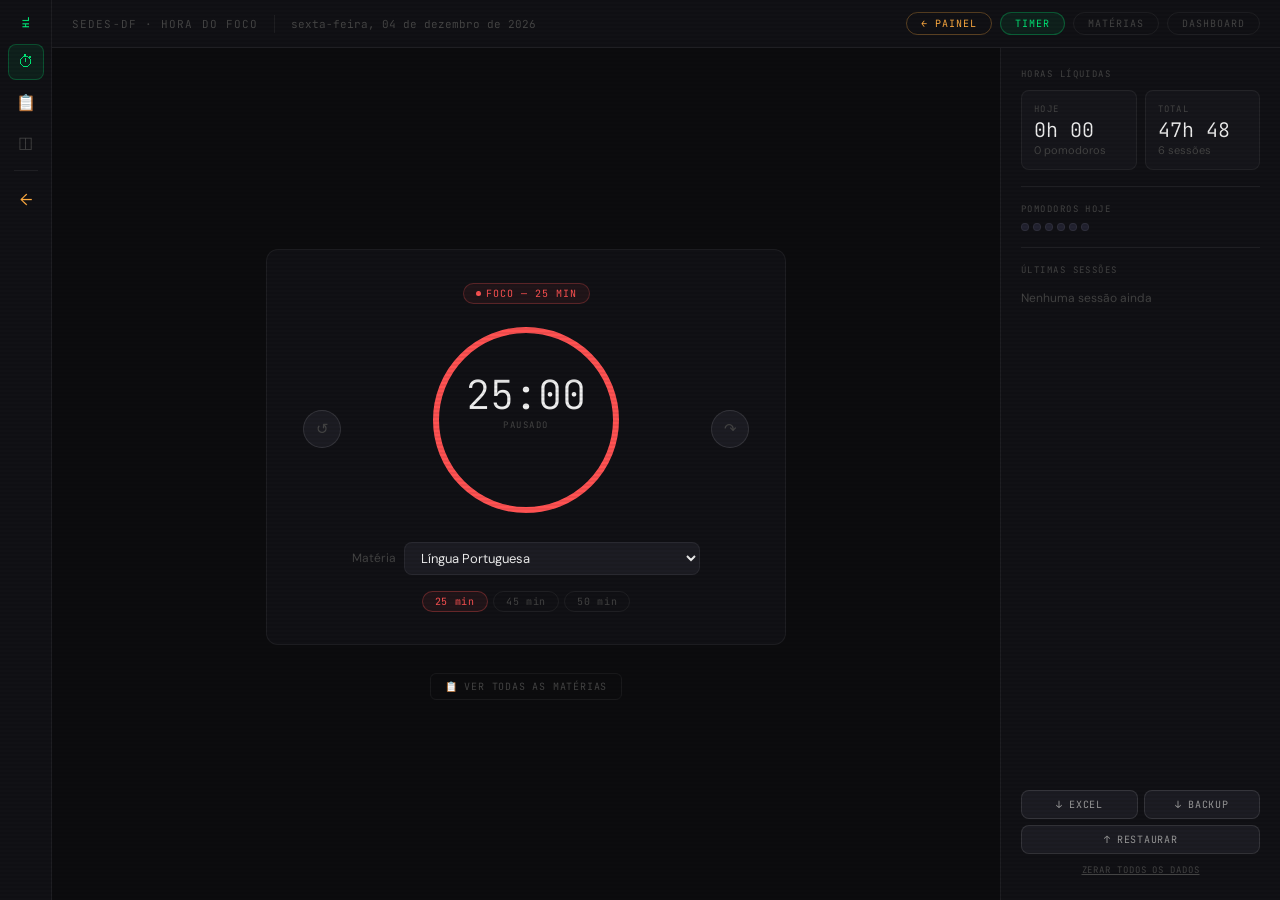
<file: SEDES_FINAL/horas_liquidas.html>
<!DOCTYPE html>
<html lang="pt-BR">
<head>
<meta charset="UTF-8">
<meta name="viewport" content="width=device-width, initial-scale=1.0">
<title>SEDES-DF · Horas Líquidas</title>
<link rel="preconnect" href="https://fonts.googleapis.com">
<link href="https://fonts.googleapis.com/css2?family=JetBrains+Mono:wght@300;400;500;700&family=DM+Sans:ital,wght@0,300;0,400;0,500;1,400&display=swap" rel="stylesheet">
<style>
:root{
  --bg:#0c0c0e;--bg2:#111115;--bg3:#16161b;--bg4:#1c1c23;--bg5:#222230;
  --border:rgba(255,255,255,0.06);--border2:rgba(255,255,255,0.11);
  --text:#f0f0f0;--text2:#999;--text3:#444;--text4:#2a2a2a;
  --green:#00e676;--green2:#00b854;--green3:rgba(0,230,118,0.08);
  --blue:#40c4ff;--red:#ff5252;--amber:#ffab40;--purple:#ce93d8;
  --mono:'JetBrains Mono',monospace;--sans:'DM Sans',sans-serif;
  --r:12px;--r2:8px;
}
*{box-sizing:border-box;margin:0;padding:0}
html,body{height:100%;overflow:hidden}
body{background:var(--bg);color:var(--text);font-family:var(--sans);font-size:14px}
body::before{content:'';position:fixed;inset:0;background:repeating-linear-gradient(0deg,transparent,transparent 2px,rgba(0,0,0,.07) 2px,rgba(0,0,0,.07) 4px);pointer-events:none;z-index:9998}
.shell{display:grid;grid-template-columns:52px 1fr;grid-template-rows:100vh;height:100vh}
.sidebar{background:var(--bg2);border-right:1px solid var(--border);display:flex;flex-direction:column;align-items:center;padding:16px 0;gap:4px;z-index:100}
.sb-logo{font-family:var(--mono);font-size:9px;color:var(--green);letter-spacing:.12em;writing-mode:vertical-rl;transform:rotate(180deg);margin-bottom:12px;font-weight:700}
.sb-btn{width:36px;height:36px;border-radius:var(--r2);border:1px solid transparent;background:transparent;color:var(--text3);cursor:pointer;display:flex;align-items:center;justify-content:center;transition:all .15s;font-size:16px;text-decoration:none}
.sb-btn:hover{background:var(--bg4);color:var(--text2);border-color:var(--border)}
.sb-btn.active{background:var(--green3);border-color:rgba(0,230,118,.25);color:var(--green)}
.sb-sep{width:24px;height:1px;background:var(--border);margin:6px 0}
.main{display:grid;grid-template-rows:48px 1fr;overflow:hidden}
.topbar{background:var(--bg2);border-bottom:1px solid var(--border);display:flex;align-items:center;padding:0 20px;gap:16px}
.topbar-title{font-family:var(--mono);font-size:11px;color:var(--text3);letter-spacing:.1em}
.topbar-sep{width:1px;height:18px;background:var(--border)}
.topbar-date{font-family:var(--mono);font-size:11px;color:var(--text3)}
.topbar-right{margin-left:auto;display:flex;gap:8px;align-items:center}
.top-tab{font-family:var(--mono);font-size:10px;letter-spacing:.1em;text-transform:uppercase;padding:4px 14px;border-radius:100px;border:1px solid var(--border);background:transparent;color:var(--text3);cursor:pointer;transition:all .15s;text-decoration:none}
.top-tab:hover{color:var(--text2);border-color:var(--border2)}
.top-tab.active{background:var(--green3);border-color:rgba(0,230,118,.3);color:var(--green)}
.views{position:relative;overflow:hidden}
.view{position:absolute;inset:0;overflow-y:auto;display:none}
.view.active{display:block}
.timer-layout{display:grid;grid-template-columns:1fr 280px;height:100%}
.timer-left{padding:28px;display:flex;flex-direction:column;gap:20px;overflow-y:auto;align-items:center;justify-content:center}
.timer-left>*{width:100%;max-width:520px}
.timer-right{background:var(--bg2);border-left:1px solid var(--border);padding:20px;display:flex;flex-direction:column;gap:16px;overflow-y:auto}
.clock-card{background:var(--bg2);border:1px solid var(--border);border-radius:var(--r);padding:32px 36px;text-align:center;position:relative;overflow:hidden}
.clock-card.running{border-color:rgba(0,230,118,.2)}
.clock-card.running::after{content:'';position:absolute;top:0;left:50%;transform:translateX(-50%);width:160px;height:1px;background:linear-gradient(90deg,transparent,var(--green),transparent)}
.ring-wrap{position:relative;width:200px;height:200px;margin:0 auto 18px;cursor:pointer}
.ring-svg{width:200px;height:200px;transform:rotate(-90deg)}
.ring-track{fill:none;stroke:var(--bg4);stroke-width:6}
.ring-progress{fill:none;stroke:var(--red);stroke-width:6;stroke-linecap:round;stroke-dasharray:565;stroke-dashoffset:0;transition:stroke-dashoffset 1s linear,stroke .3s}
.ring-progress.focus{stroke:#ff5252}
.ring-progress.break-ring{stroke:var(--blue)}
.ring-center{position:absolute;top:50%;left:50%;transform:translate(-50%,-50%);text-align:center}
.ring-time{font-family:var(--mono);font-size:40px;font-weight:300;line-height:1;color:var(--text);transition:color .3s}
/* Aba Matérias (full screen) */
.subj-view-wrap{padding:28px;max-width:980px;margin:0 auto;height:100%;display:flex;flex-direction:column;gap:16px;overflow-y:auto}
.subj-view-wrap .subj-panel{padding:24px}
.subj-view-wrap .subj-list{gap:4px}
.subj-view-wrap .srow{padding:10px 12px}
.subj-view-wrap .sname{font-size:13px}
.subj-view-wrap .stime{font-size:12px}
.ring-label{font-family:var(--mono);font-size:9px;letter-spacing:.16em;color:var(--text3);text-transform:uppercase;margin-top:4px}
.ring-wrap:hover .ring-play-icon{opacity:1!important}
.ring-play-icon{font-size:28px;color:var(--red);margin-top:6px;opacity:0;transition:opacity .2s;line-height:1}
.phase-pill{display:inline-flex;align-items:center;gap:5px;font-family:var(--mono);font-size:10px;letter-spacing:.1em;text-transform:uppercase;padding:3px 12px;border-radius:100px;border:1px solid rgba(255,82,82,.25);color:var(--red);background:rgba(255,82,82,.07);margin-bottom:16px}
.phase-pill.break{border-color:rgba(64,196,255,.25);color:var(--blue);background:rgba(64,196,255,.07)}
.pdot-anim{width:5px;height:5px;border-radius:50%;background:currentColor}
.pdot-anim.pulse{animation:pulse 1.2s ease-in-out infinite}
@keyframes pulse{0%,100%{opacity:1}50%{opacity:.25}}
.subj-sel-row{display:flex;align-items:center;gap:8px;justify-content:center;margin-bottom:16px}
.subj-sel-row label{font-size:12px;color:var(--text3)}
select.dark{background:var(--bg4);border:1px solid var(--border);color:var(--text);border-radius:var(--r2);padding:6px 12px;font-family:var(--sans);font-size:13px;outline:none;min-width:180px}
.dur-row{display:flex;gap:5px;justify-content:center}
.dur-btn{font-family:var(--mono);font-size:10px;letter-spacing:.07em;padding:3px 12px;border-radius:100px;border:1px solid var(--border);background:transparent;color:var(--text3);cursor:pointer;transition:all .15s}
.dur-btn:hover{color:var(--text2)}
.dur-btn.act{border-color:rgba(255,82,82,.3);color:var(--red);background:rgba(255,82,82,.07)}
.ring-row{display:flex;align-items:center;justify-content:center;gap:16px;margin-bottom:4px}
.ring-side-btn{width:38px;height:38px;border-radius:50%;background:var(--bg4);border:1px solid var(--border2);color:var(--text3);font-size:15px;cursor:pointer;display:flex;align-items:center;justify-content:center;transition:all .15s;flex-shrink:0}
.ring-side-btn:hover{background:var(--bg5);color:var(--text)}
.subj-panel{background:var(--bg2);border:1px solid var(--border);border-radius:var(--r);padding:20px}
.sec-title{font-family:var(--mono);font-size:9px;letter-spacing:.16em;text-transform:uppercase;color:var(--text3);margin-bottom:12px;display:flex;align-items:center;justify-content:space-between}
.subj-list{display:flex;flex-direction:column;gap:2px}
.srow{display:grid;grid-template-columns:8px 1fr auto 72px 16px 16px;align-items:center;gap:8px;padding:7px 8px;border-radius:6px;cursor:pointer;border:1px solid transparent;transition:all .15s}
.srow:hover{background:var(--bg4)}
.srow.sel{background:rgba(255,82,82,.04);border-color:rgba(255,82,82,.15)}
.sdot{width:7px;height:7px;border-radius:50%}
.sname{font-size:12px;color:var(--text2)}
.srow.sel .sname{color:var(--text)}
.stime{font-family:var(--mono);font-size:11px;color:var(--text3);text-align:right}
.srow.sel .stime{color:var(--text2)}
.sbar-wrap{height:2px;background:var(--bg4);border-radius:2px;overflow:hidden}
.sbar{height:2px;border-radius:2px}
.sdel{font-size:13px;color:var(--text4);cursor:pointer;opacity:0;transition:opacity .15s;text-align:center}
.srow:hover .sdel{opacity:1}
.sdel:hover{color:var(--red)}
.sedit{font-size:12px;color:var(--text4);cursor:pointer;opacity:0;transition:opacity .15s;text-align:center}
.srow:hover .sedit{opacity:1}
.sedit:hover{color:var(--amber)}
.sinput{background:var(--bg3);border:1px solid var(--amber);color:var(--text);border-radius:4px;padding:2px 6px;font-family:var(--sans);font-size:12px;width:100%;outline:none}
.add-row{display:flex;gap:6px;margin-top:10px}
input.dark{background:var(--bg4);border:1px solid var(--border);color:var(--text);border-radius:var(--r2);padding:7px 12px;font-family:var(--sans);font-size:13px;flex:1;outline:none}
.add-btn{background:var(--bg4);border:1px solid var(--border);color:var(--text3);border-radius:var(--r2);padding:7px 14px;font-size:13px;cursor:pointer;white-space:nowrap;transition:all .15s}
.add-btn:hover{color:var(--text);border-color:var(--border2)}
.stat-grid{display:grid;grid-template-columns:1fr 1fr;gap:8px}
.stat-c{background:var(--bg3);border:1px solid var(--border);border-radius:var(--r2);padding:12px}
.stat-lbl{font-family:var(--mono);font-size:9px;letter-spacing:.14em;text-transform:uppercase;color:var(--text3);margin-bottom:5px}
.stat-val{font-family:var(--mono);font-size:20px;font-weight:300;color:var(--text);line-height:1}
.stat-sub{font-size:11px;color:var(--text3);margin-top:3px}
.divider{border:none;border-top:1px solid var(--border)}
.pomo-wrap{display:flex;flex-wrap:wrap;gap:4px}
.pm{width:8px;height:8px;border-radius:50%;background:var(--bg5);border:1px solid var(--border)}
.pm.done{background:var(--red);border-color:rgba(255,82,82,.5)}
.hist-list{display:flex;flex-direction:column;gap:1px}
.hrow{display:flex;align-items:center;gap:6px;padding:5px 6px;border-radius:5px}
.hrow:hover{background:var(--bg3)}
.hname{flex:1;font-size:12px;color:var(--text3);white-space:nowrap;overflow:hidden;text-overflow:ellipsis;max-width:110px}
.hdur{font-family:var(--mono);font-size:11px;color:var(--red)}
.htime{font-family:var(--mono);font-size:10px;color:var(--text4);margin-left:auto}
.reset-lnk{font-family:var(--mono);font-size:9px;letter-spacing:.1em;text-transform:uppercase;color:var(--text3);background:none;border:none;cursor:pointer;text-decoration:underline;text-align:center;display:block;width:100%;padding:4px;margin-top:auto}
.reset-lnk:hover{color:var(--red)}
.btn{font-family:var(--mono);font-size:11px;letter-spacing:.07em;text-transform:uppercase;padding:9px 22px;border-radius:var(--r2);border:1px solid var(--border2);background:var(--bg4);color:var(--text2);cursor:pointer;transition:all .15s}
.btn:hover{color:var(--text);border-color:rgba(255,255,255,.18)}
.dash-wrap{padding:28px;max-width:900px}
.dash-h{font-family:var(--mono);font-size:10px;letter-spacing:.16em;text-transform:uppercase;color:var(--text3);margin-bottom:20px}
.dash-stats{display:grid;grid-template-columns:repeat(4,1fr);gap:10px;margin-bottom:24px}
.dsc{background:var(--bg2);border:1px solid var(--border);border-radius:var(--r);padding:18px}
.dsc-lbl{font-family:var(--mono);font-size:9px;letter-spacing:.14em;text-transform:uppercase;color:var(--text3);margin-bottom:6px}
.dsc-val{font-family:var(--mono);font-size:28px;font-weight:300;color:var(--text);line-height:1}
.dsc-sub{font-size:11px;color:var(--text3);margin-top:5px}
.bars-card{background:var(--bg2);border:1px solid var(--border);border-radius:var(--r);padding:20px;margin-bottom:16px}
.brow{display:flex;align-items:center;gap:12px;margin-bottom:8px}
.brow:last-child{margin-bottom:0}
.bname{font-size:12px;color:var(--text2);min-width:180px;white-space:nowrap;overflow:hidden;text-overflow:ellipsis}
.btrack{flex:1;background:var(--bg4);border-radius:2px;height:4px;overflow:hidden}
.bfill{height:4px;border-radius:2px;transition:width .6s cubic-bezier(.4,0,.2,1)}
.btime{font-family:var(--mono);font-size:11px;color:var(--text3);min-width:52px;text-align:right}
.hist-table{background:var(--bg2);border:1px solid var(--border);border-radius:var(--r);overflow:hidden}
.hist-table table{width:100%;border-collapse:collapse}
.hist-table th{font-family:var(--mono);font-size:9px;letter-spacing:.12em;text-transform:uppercase;color:var(--text3);padding:10px 16px;background:var(--bg3);text-align:left;border-bottom:1px solid var(--border)}
.hist-table td{padding:9px 16px;font-size:12px;border-bottom:1px solid var(--border);color:var(--text2)}
.hist-table tr:last-child td{border-bottom:none}
.td-m{font-family:var(--mono);font-size:11px}
.td-r{color:var(--red);font-weight:500}
.cargo-toggle{display:flex;gap:4px;padding:4px;background:var(--bg3);border-radius:var(--r2);margin-bottom:12px}
.cargo-toggle-btn{flex:1;background:transparent;border:none;color:var(--text3);font-family:var(--mono);font-size:10px;letter-spacing:.08em;padding:6px 8px;border-radius:6px;cursor:pointer;text-transform:uppercase}
.cargo-toggle-btn.act{background:var(--bg4);color:var(--text)}
@media(max-width:720px){
  .shell{grid-template-columns:1fr}
  .sidebar{display:none}
  .timer-layout{grid-template-columns:1fr}
  .timer-right{border-left:none;border-top:1px solid var(--border)}
  .dash-stats{grid-template-columns:1fr 1fr}
}
</style>
</head>
<body>
<div class="shell">
  <div class="sidebar">
    <span class="sb-logo">HL</span>
    <button class="sb-btn active" id="sb0" onclick="showView('timer')" title="Timer">⏱</button>
    <button class="sb-btn" id="sb1" onclick="showView('mat')" title="Matérias">📋</button>
    <button class="sb-btn" id="sb2" onclick="showView('dash')" title="Dashboard">◫</button>
    <div class="sb-sep"></div>
    <a class="sb-btn" href="prioridade.html" title="Voltar ao Painel SEDES" style="color:var(--amber)">←</a>
  </div>
  <div class="main">
    <div class="topbar">
      <span class="topbar-title">SEDES-DF · HORA DO FOCO</span>
      <div class="topbar-sep"></div>
      <span class="topbar-date" id="top-date"></span>
      <div class="topbar-right">
        <a class="top-tab" href="prioridade.html" style="color:var(--amber);border-color:rgba(255,171,64,.3)">← Painel</a>
        <button class="top-tab active" id="tt0" onclick="showView('timer')">Timer</button>
        <button class="top-tab" id="tt1" onclick="showView('mat')">Matérias</button>
        <button class="top-tab" id="tt2" onclick="showView('dash')">Dashboard</button>
      </div>
    </div>
    <div class="views">

      <div class="view active" id="v-timer">
        <div class="timer-layout">
          <div class="timer-left">
            <div class="clock-card" id="clock-card">
              <div class="phase-pill" id="phase-pill">
                <div class="pdot-anim" id="pdot"></div>
                <span id="phase-txt">Foco — 25 min</span>
              </div>
              <div class="ring-row">
                <button class="ring-side-btn" onclick="resetTimer()" title="Resetar">↺</button>
                <div class="ring-wrap" onclick="toggleTimer()" title="Clique para iniciar/pausar">
                  <svg class="ring-svg" viewBox="0 0 200 200">
                    <circle class="ring-track" cx="100" cy="100" r="90"/>
                    <circle class="ring-progress focus" id="ring" cx="100" cy="100" r="90"/>
                  </svg>
                  <div class="ring-center">
                    <div class="ring-time" id="ring-time">25:00</div>
                    <div class="ring-label" id="ring-lbl">PAUSADO</div>
                    <div class="ring-play-icon" id="ring-play-icon">▶</div>
                  </div>
                </div>
                <button class="ring-side-btn" onclick="skipPhase()" title="Pular fase">↷</button>
              </div>
              <div class="subj-sel-row">
                <label>Matéria</label>
                <select class="dark" id="cur-subj"></select>
              </div>
              <div class="dur-row">
                <button class="dur-btn act" id="d25" onclick="setDur(25)">25 min</button>
                <button class="dur-btn" id="d45" onclick="setDur(45)">45 min</button>
                <button class="dur-btn" id="d50" onclick="setDur(50)">50 min</button>
              </div>
            </div>
            <div style="text-align:center;margin-top:8px">
              <button onclick="showView('mat')" style="font-family:var(--mono);font-size:10px;color:var(--text3);background:none;border:1px solid var(--border);border-radius:6px;padding:6px 14px;cursor:pointer;letter-spacing:.08em;text-transform:uppercase" title="Trocar matéria">📋 Ver todas as matérias</button>
            </div>
          </div>
          <div class="timer-right">
            <div>
              <div class="sec-title" style="margin-bottom:10px">Horas líquidas</div>
              <div class="stat-grid">
                <div class="stat-c">
                  <div class="stat-lbl">Hoje</div>
                  <div class="stat-val" id="s-hoje">0h 00</div>
                  <div class="stat-sub" id="s-hoje-sub">0 pomodoros</div>
                </div>
                <div class="stat-c">
                  <div class="stat-lbl">Total</div>
                  <div class="stat-val" id="s-total">0h 00</div>
                  <div class="stat-sub" id="s-total-sub">0 sessões</div>
                </div>
              </div>
            </div>
            <hr class="divider">
            <div>
              <div class="sec-title" style="margin-bottom:8px">Pomodoros hoje</div>
              <div class="pomo-wrap" id="pomo-dots"></div>
            </div>
            <hr class="divider">
            <div style="flex:1">
              <div class="sec-title" style="margin-bottom:8px">Últimas sessões</div>
              <div class="hist-list" id="hist-list"></div>
            </div>
            <div style="display:flex;flex-direction:column;gap:6px;margin-top:auto">
              <div style="display:grid;grid-template-columns:1fr 1fr;gap:6px">
                <button class="btn" style="font-size:10px;padding:7px 8px" onclick="exportExcel()" title="Exportar para Excel">↓ Excel</button>
                <button class="btn" style="font-size:10px;padding:7px 8px" onclick="exportBackup()" title="Salvar backup JSON">↓ Backup</button>
              </div>
              <label class="btn" style="font-size:10px;padding:7px 8px;text-align:center;cursor:pointer">
                ↑ Restaurar
                <input type="file" accept=".json" id="import-inp" style="display:none" onchange="importBackup(event)"/>
              </label>
              <button class="reset-lnk" onclick="resetAll()">Zerar todos os dados</button>
            </div>
          </div>
        </div>
      </div>

      <div class="view" id="v-mat">
        <div class="subj-view-wrap">
          <div class="subj-panel">
            <div class="sec-title">
              <span>Matérias do edital SEDES-DF 2026</span>
              <span style="display:flex;gap:8px;align-items:center">
                <span id="subj-count" style="font-size:10px;color:var(--text3)"></span>
                <button onclick="restoreDefaults()" style="font-family:var(--mono);font-size:9px;color:var(--text3);background:none;border:none;cursor:pointer;text-decoration:underline;letter-spacing:.06em" title="Restaurar matérias do edital">↺ padrão</button>
              </span>
            </div>
            <div class="cargo-toggle">
              <button class="cargo-toggle-btn act" id="cgall" onclick="setFilter('all')">Todas</button>
              <button class="cargo-toggle-btn" id="cgcont" onclick="setFilter('contador')">Contador</button>
              <button class="cargo-toggle-btn" id="cgtec" onclick="setFilter('tecnico')">Técnico</button>
              <button class="cargo-toggle-btn" id="cgcom" onclick="setFilter('comum')">Comuns</button>
            </div>
            <div class="subj-list" id="subj-list"></div>
            <div class="add-row">
              <input class="dark" id="new-subj" placeholder="Nova matéria..."/>
              <button class="add-btn" onclick="addSubj()">+ Add</button>
            </div>
            <p style="margin-top:14px;font-size:11px;color:var(--text3);font-family:var(--mono);text-align:center">💡 Clique numa matéria para selecionar como ativa. O timer vai contar horas pra ela.</p>
          </div>
        </div>
      </div>

      <div class="view" id="v-dash">
        <div class="dash-wrap">
          <div class="dash-h">Dashboard — Horas SEDES-DF 2026</div>
          <div class="dash-stats">
            <div class="dsc">
              <div class="dsc-lbl">Total acumulado</div>
              <div class="dsc-val" id="d-total">0h 00</div>
              <div class="dsc-sub" id="d-total-s">0 sessões</div>
            </div>
            <div class="dsc">
              <div class="dsc-lbl">Hoje</div>
              <div class="dsc-val" id="d-hoje">0h 00</div>
              <div class="dsc-sub" id="d-hoje-s">0 pomodoros</div>
            </div>
            <div class="dsc">
              <div class="dsc-lbl">Meta diária</div>
              <div class="dsc-val" id="d-meta-pct" style="font-size:28px">—</div>
              <div class="dsc-sub" style="display:flex;align-items:center;gap:4px">
                <input id="meta-inp" class="dark" style="width:58px;padding:2px 6px;font-size:11px" placeholder="min" oninput="saveMeta()"/>
                <span style="font-size:11px;color:var(--text3)">min/dia</span>
              </div>
            </div>
            <div class="dsc">
              <div class="dsc-lbl">Prova SEDES</div>
              <div class="dsc-val" id="d-dias" style="font-size:28px">—</div>
              <div class="dsc-sub">06/09/2026</div>
            </div>
          </div>
          <div class="bars-card">
            <div class="sec-title" style="margin-bottom:14px">Horas por matéria</div>
            <div id="d-bars"></div>
          </div>
          <div class="hist-table">
            <table>
              <thead><tr><th>Matéria</th><th>Duração</th><th>Horário</th></tr></thead>
              <tbody id="d-hist"></tbody>
            </table>
          </div>
        </div>
      </div>
    </div>
  </div>
</div>

<script>
const C=['#ff5252','#40c4ff','#ffab40','#ce93d8','#69f0ae','#ff4081','#80cbc4','#fff176','#ef9a9a','#80deea','#a5d6a7','#ffe082','#f48fb1','#90caf9','#a5d6a7','#fff59d','#ffcc80'];

// === DEFAULT SUBJECTS por cargo (matérias do edital SEDES-DF 2026) ===
const DEFAULT_SUBJECTS=[
  // Comuns (ambos cargos)
  {name:'Língua Portuguesa',min:0,grupo:'comum'},
  {name:'Conhecimentos do DF',min:0,grupo:'comum'},
  {name:'Lei 11.340 (Maria da Penha)',min:0,grupo:'comum'},
  {name:'Lei Distrital 7.484/2024',min:0,grupo:'comum'},
  {name:'LC 840/2011 (Estatuto)',min:0,grupo:'comum'},
  // Contador (Específicas)
  {name:'Contabilidade Geral e Societária',min:0,grupo:'contador'},
  {name:'Adm. Financeira e Análise de Balanços',min:0,grupo:'contador'},
  {name:'CASP — Contabilidade Setor Público',min:0,grupo:'contador'},
  {name:'Orçamento Público e AFO',min:0,grupo:'contador'},
  {name:'Auditoria Contábil e Governamental',min:0,grupo:'contador'},
  // Técnico (Específicas)
  {name:'Fundamentos do SUAS',min:0,grupo:'tecnico'},
  {name:'Programas Socioassistenciais DF',min:0,grupo:'tecnico'},
  {name:'Específicos Agente Social',min:0,grupo:'tecnico'},
];

const STORAGE_KEY='hl_sedes_df_2026';
const PROVA_DATE='2026-09-06';

let S={subjects:[],todayMin:0,totalMin:0,todayPomos:0,totalSessions:0,history:[],dur:25,meta:0,filter:'all'};
let running=false,isBreak=false,secs=25*60,timer=null,sessStart=null;

function load(){
  try{
    const raw=localStorage.getItem(STORAGE_KEY);
    if(raw){
      const p=JSON.parse(raw);
      const today=new Date().toDateString();
      if(p.lastDate!==today){p.todayMin=0;p.todayPomos=0;}
      S={...S,...p};
    }
  }catch(e){console.warn('Erro:',e);}
  if(!Array.isArray(S.subjects)||S.subjects.length===0){
    S.subjects=DEFAULT_SUBJECTS.map(s=>({...s}));
  }
  S.subjects=S.subjects.map(s=>({name:s.name||'Sem nome',min:typeof s.min==='number'?s.min:0,grupo:s.grupo||'comum'}));
  S.todayMin=Number(S.todayMin)||0;S.totalMin=Number(S.totalMin)||0;
  S.todayPomos=Number(S.todayPomos)||0;S.totalSessions=Number(S.totalSessions)||0;
  S.dur=Number(S.dur)||25;
  if(!Array.isArray(S.history))S.history=[];
  if(!S.filter)S.filter='all';
  secs=S.dur*60;
  const mi=document.getElementById('meta-inp');if(mi&&S.meta)mi.value=S.meta;
}
function save(){S.lastDate=new Date().toDateString();try{localStorage.setItem(STORAGE_KEY,JSON.stringify(S));}catch(e){}}
function fmt(m){const h=Math.floor(m/60);return h+'h '+String(m%60).padStart(2,'0');}
function fmtClock(s){return String(Math.floor(s/60)).padStart(2,'0')+':'+String(s%60).padStart(2,'0');}
function daysUntil(d){const t=new Date(d+'T00:00:00');const n=new Date();n.setHours(0,0,0,0);return Math.max(0,Math.round((t-n)/86400000));}

function setFilter(f){S.filter=f;save();['all','contador','tecnico','comum'].forEach(k=>{const el=document.getElementById('cg'+(k==='all'?'all':k==='comum'?'com':k.slice(0,4)));if(el)el.className='cargo-toggle-btn'+(f===k?' act':'');});renderSubjects();}

function renderClock(){
  const total=(isBreak?5:S.dur)*60;const pct=Math.round(secs/total*100);
  const el=document.getElementById('ring');
  if(el){el.style.strokeDashoffset=565*(1-pct/100);el.className='ring-progress '+(isBreak?'break-ring':'focus');el.style.stroke=isBreak?'var(--green)':'var(--red)';}
  const rt=document.getElementById('ring-time');if(rt){rt.textContent=fmtClock(secs);rt.style.color=running&&isBreak?'var(--green)':running&&!isBreak?'var(--red)':'var(--text)';}
  const rl=document.getElementById('ring-lbl');if(rl){rl.textContent=running?(isBreak?'PAUSA':'FOCUS'):'PAUSADO';}
  const cc=document.getElementById('clock-card');if(cc)cc.className='clock-card'+(running&&!isBreak?' running':'');
  const pp=document.getElementById('phase-pill');if(pp)pp.className='phase-pill'+(isBreak?' break':'');
  const pd=document.getElementById('pdot');if(pd)pd.className='pdot-anim'+(running?' pulse':'');
  const ptxt=document.getElementById('phase-txt');if(ptxt)ptxt.textContent=isBreak?'Pausa — 5 min':'Foco — '+S.dur+' min';
  const pi=document.getElementById('ring-play-icon');if(pi){pi.textContent=running?'⏸':'▶';pi.style.color=isBreak?'var(--green)':'var(--red)';pi.style.opacity=running?'0.7':'0';}
}

function renderStats(){
  document.getElementById('s-hoje').textContent=fmt(S.todayMin);
  document.getElementById('s-hoje-sub').textContent=S.todayPomos+' pomodoro'+(S.todayPomos!==1?'s':'');
  document.getElementById('s-total').textContent=fmt(S.totalMin);
  document.getElementById('s-total-sub').textContent=S.totalSessions+' sessões';
  const dots=document.getElementById('pomo-dots');const n=Math.max(S.todayPomos,6);
  dots.innerHTML=Array.from({length:n},(_,i)=>'<div class="pm'+(i<S.todayPomos?' done':'')+'"></div>').join('');
}

function getFiltered(){
  if(S.filter==='all')return S.subjects.map((s,i)=>({...s,_i:i}));
  return S.subjects.map((s,i)=>({...s,_i:i})).filter(s=>s.grupo===S.filter);
}

function renderSubjects(){
  const sel=document.getElementById('cur-subj');
  const filt=getFiltered();
  if(sel){
    const prev=sel.value;
    sel.innerHTML=filt.map(s=>'<option value="'+s._i+'">'+s.name+'</option>').join('');
    if(prev!==''&&filt.find(s=>s._i==parseInt(prev)))sel.value=prev;
  }
  const cnt=document.getElementById('subj-count');
  if(cnt)cnt.textContent=filt.length+' de '+S.subjects.length;
  const max=Math.max(...S.subjects.map(s=>s.min),1);
  const si=sel?parseInt(sel.value):0;
  const list=document.getElementById('subj-list');
  if(list){
    list.innerHTML=filt.map(s=>{
      const pct=Math.round(s.min/max*100);const col=C[s._i%C.length];
      return '<div class="srow'+(s._i===si?' sel':'')+'" onclick="selSubj('+s._i+')">'+
        '<div class="sdot" style="background:'+col+'"></div>'+
        '<span class="sname">'+s.name+'</span>'+
        '<span class="stime">'+fmt(s.min)+'</span>'+
        '<div class="sbar-wrap"><div class="sbar" style="width:'+pct+'%;background:'+col+'"></div></div>'+
        '<span class="sedit" onclick="event.stopPropagation();editSubj('+s._i+')" title="Renomear">✎</span>'+
        '<span class="sdel" onclick="event.stopPropagation();delSubj('+s._i+')">×</span>'+
      '</div>';
    }).join('');
  }
}

function selSubj(i){const sel=document.getElementById('cur-subj');if(sel)sel.value=i;renderSubjects();}

function renderHistory(){
  const el=document.getElementById('hist-list');
  if(!S.history.length){el.innerHTML='<div style="font-size:12px;color:var(--text3);padding:6px 0">Nenhuma sessão ainda</div>';return;}
  el.innerHTML=[...S.history].reverse().slice(0,10).map(h=>
    '<div class="hrow"><span class="hname">'+h.subj+'</span><span class="hdur">'+h.dur+'min</span><span class="htime">'+h.time+'</span></div>'
  ).join('');
}

function renderDashboard(){
  const liveMin=(running&&sessStart&&!isBreak)?Math.floor((Date.now()-sessStart)/60000)-(S._lastRecMin||0):0;
  const liveLabel=liveMin>0?' +'+liveMin+'min ao vivo':'';
  document.getElementById('d-total').textContent=fmt(S.totalMin+liveMin);
  document.getElementById('d-total-s').textContent=S.totalSessions+' sessões'+liveLabel;
  document.getElementById('d-hoje').textContent=fmt(S.todayMin+liveMin);
  document.getElementById('d-hoje-s').textContent=S.todayPomos+' pomodoros'+liveLabel;
  const meta=S.meta||0;
  const pct=meta>0?Math.min(Math.round(S.todayMin/meta*100),999):0;
  const mpEl=document.getElementById('d-meta-pct');
  mpEl.textContent=meta>0?pct+'%':'—';
  mpEl.style.color=pct>=100?'var(--green)':pct>=50?'var(--amber)':'var(--text)';
  document.getElementById('d-dias').textContent=daysUntil(PROVA_DATE);
  const curIdx=running&&sessStart&&!isBreak?parseInt(document.getElementById('cur-subj').value)||0:-1;
  const liveForSubj=(running&&sessStart&&!isBreak)?Math.floor((Date.now()-sessStart)/60000)-(S._lastRecMin||0):0;
  const swl=S.subjects.map((s,i)=>({...s,min:s.min+(i===curIdx?liveForSubj:0)}));
  const max=Math.max(...swl.map(s=>s.min),1);
  const sorted=[...swl].map((s,i)=>({...s,_i:i})).sort((a,b)=>b.min-a.min);
  document.getElementById('d-bars').innerHTML=sorted.map(s=>{
    const col=C[s._i%C.length];const pct=Math.round(s.min/max*100);
    const isLive=s._i===curIdx&&liveForSubj>0;
    return '<div class="brow"><span class="bname">'+s.name+(isLive?' <span style="font-size:9px;color:var(--green);font-family:var(--mono)">● AO VIVO</span>':'')+'</span><div class="btrack"><div class="bfill" style="width:'+pct+'%;background:'+col+(isLive?';box-shadow:0 0 6px '+col:'')+'"></div></div><span class="btime">'+fmt(s.min)+'</span></div>';
  }).join('');
  const tbody=document.getElementById('d-hist');
  if(!S.history.length){tbody.innerHTML='<tr><td colspan="3" style="color:var(--text3);text-align:center;padding:20px">Nenhuma sessão</td></tr>';return;}
  tbody.innerHTML=[...S.history].reverse().slice(0,40).map(h=>
    '<tr><td>'+h.subj+'</td><td class="td-m td-r">'+h.dur+' min</td><td class="td-m">'+h.time+'</td></tr>'
  ).join('');
}

function record(mins){
  if(mins<=0)return;
  const i=parseInt(document.getElementById('cur-subj').value)||0;
  const name=S.subjects[i]?S.subjects[i].name:'Geral';
  S.subjects[i].min+=mins;S.todayMin+=mins;S.totalMin+=mins;
  if(mins>=S.dur){
    S.todayPomos++;S.totalSessions++;
    const t=new Date();
    S.history.push({subj:name,dur:mins,time:t.toLocaleTimeString('pt-BR',{hour:'2-digit',minute:'2-digit'})});
    if(S.history.length>100)S.history=S.history.slice(-100);
  }
  save();renderStats();renderSubjects();renderHistory();
}

function toggleTimer(){
  if(running){
    clearInterval(timer);running=false;
    if(sessStart&&!isBreak){
      const e=Math.floor((Date.now()-sessStart)/1000);
      const m=e>=30?Math.max(1,Math.round(e/60)):0;
      if(m>0)record(m);
    }
    sessStart=null;
  }else{
    running=true;sessStart=Date.now();S._lastRecMin=0;
    timer=setInterval(tick,1000);
  }
  renderClock();
}

function tick(){
  secs--;
  if(!isBreak&&sessStart){
    const elapsed=Math.floor((Date.now()-sessStart)/60000);
    if(elapsed>0&&elapsed>S._lastRecMin){record(1);S._lastRecMin=elapsed;}
  }
  if(secs<=0){
    clearInterval(timer);running=false;
    if(!isBreak){
      const rem=S.dur-(S._lastRecMin||0);
      if(rem>0)record(rem);
      S._lastRecMin=0;sessStart=null;
      isBreak=true;secs=5*60;
      setTimeout(()=>{running=true;sessStart=Date.now();S._lastRecMin=0;timer=setInterval(tick,1000);renderClock();},500);
    }else{isBreak=false;secs=S.dur*60;sessStart=null;S._lastRecMin=0;}
  }
  renderClock();
}

function skipPhase(){
  clearInterval(timer);
  if(running&&sessStart&&!isBreak){
    const rem=Math.floor((Date.now()-sessStart)/60000)-(S._lastRecMin||0);
    if(rem>0)record(rem);
  }
  S._lastRecMin=0;running=false;sessStart=null;
  isBreak=!isBreak;secs=(isBreak?5:S.dur)*60;renderClock();
}

function resetTimer(){clearInterval(timer);running=false;isBreak=false;sessStart=null;S._lastRecMin=0;secs=S.dur*60;renderClock();}

function setDur(d){
  if(running)return;
  S.dur=d;secs=d*60;save();
  ['d25','d45','d50'].forEach(id=>{document.getElementById(id).className='dur-btn';});
  document.getElementById('d'+d).className='dur-btn act';renderClock();
}

function editSubj(i){
  const rows=document.getElementById('subj-list').querySelectorAll('.srow');
  let row=null;rows.forEach(r=>{if(r.outerHTML.indexOf('selSubj('+i+')')>0)row=r;});
  if(!row)row=rows[i];if(!row)return;
  const nameEl=row.querySelector('.sname');const cur=S.subjects[i].name;
  const inp=document.createElement('input');inp.className='sinput';inp.value=cur;inp.style.gridColumn='2';
  nameEl.replaceWith(inp);inp.focus();inp.select();
  function commit(){
    const v=inp.value.trim();
    if(v&&v!==cur){
      S.history=S.history.map(h=>h.subj===cur?{...h,subj:v}:h);
      S.subjects[i].name=v;save();
    }
    renderSubjects();
  }
  inp.addEventListener('blur',commit);
  inp.addEventListener('keydown',e=>{if(e.key==='Enter')inp.blur();if(e.key==='Escape'){inp.value=cur;inp.blur();}});
}

function restoreDefaults(){
  if(S.subjects.length>0&&!confirm('Adiciona matérias padrão do edital SEDES mantendo as que você já tem. Confirmar?'))return;
  DEFAULT_SUBJECTS.forEach(def=>{if(!S.subjects.find(s=>s.name===def.name))S.subjects.push({...def});});
  save();renderSubjects();
}

function addSubj(){
  const inp=document.getElementById('new-subj');
  const n=inp.value.trim();if(!n)return;
  S.subjects.push({name:n,min:0,grupo:'comum'});inp.value='';save();renderSubjects();
}
document.body.addEventListener('keydown',e=>{const t=e.target;if(t&&t.id==='new-subj'&&e.key==='Enter')addSubj();});

function delSubj(i){if(!confirm('Remover "'+S.subjects[i].name+'"?'))return;S.subjects.splice(i,1);save();renderSubjects();}

function resetAll(){
  if(!confirm('Zerar todos os dados?'))return;
  clearInterval(timer);running=false;isBreak=false;sessStart=null;
  S={subjects:DEFAULT_SUBJECTS.map(s=>({...s})),todayMin:0,totalMin:0,todayPomos:0,totalSessions:0,history:[],dur:25,meta:S.meta||0,filter:'all'};
  secs=25*60;save();renderClock();renderStats();renderSubjects();renderHistory();
}

function saveMeta(){S.meta=parseInt(document.getElementById('meta-inp').value)||0;save();}

function showView(v){
  ['timer','mat','dash'].forEach((n,i)=>{
    const el=document.getElementById('v-'+n);if(el)el.className='view'+(v===n?' active':'');
    const tt=document.getElementById('tt'+i);if(tt)tt.className='top-tab'+(v===n?' active':'');
    const sb=document.getElementById('sb'+i);if(sb)sb.className='sb-btn'+(v===n?' active':'');
  });
  if(v==='dash')renderDashboard();
  if(v==='mat')renderSubjects();
}

function exportExcel(){
  const bom='﻿';
  let csv='Matéria;Duração (min);Horário\n';
  if(S.history.length)[...S.history].reverse().forEach(h=>{csv+='"'+h.subj+'";'+h.dur+';"'+h.time+'"\n';});
  csv+='\nResumo por matéria\nMatéria;Total (min);Total formatado\n';
  S.subjects.forEach(s=>{csv+='"'+s.name+'";'+s.min+';"'+fmt(s.min)+'"\n';});
  csv+='\nTotal geral;'+S.totalMin+';"'+fmt(S.totalMin)+'"\nSessões totais;'+S.totalSessions+';\n';
  const blob=new Blob([bom+csv],{type:'text/csv;charset=utf-8'});
  const a=document.createElement('a');a.href=URL.createObjectURL(blob);
  a.download='sedes_horas_'+new Date().toISOString().slice(0,10)+'.csv';a.click();URL.revokeObjectURL(a.href);
}

function exportBackup(){
  const data=JSON.stringify({...S,exportedAt:new Date().toISOString()},null,2);
  const blob=new Blob([data],{type:'application/json'});
  const a=document.createElement('a');a.href=URL.createObjectURL(blob);
  a.download='sedes_backup_'+new Date().toISOString().slice(0,10)+'.json';a.click();URL.revokeObjectURL(a.href);
}

function importBackup(e){
  const file=e.target.files[0];if(!file)return;
  const r=new FileReader();
  r.onload=ev=>{
    try{
      const d=JSON.parse(ev.target.result);
      if(!d.subjects||!Array.isArray(d.subjects)){alert('Arquivo inválido.');return;}
      if(!confirm('Substituir todos os dados pelo backup?'))return;
      clearInterval(timer);running=false;isBreak=false;sessStart=null;
      S={...S,...d};secs=S.dur*60;save();
      renderClock();renderStats();renderSubjects();renderHistory();
      alert('Backup restaurado!');
    }catch(err){alert('Erro: '+err.message);}
  };
  r.readAsText(file);e.target.value='';
}

function updateDate(){const d=new Date();document.getElementById('top-date').textContent=d.toLocaleDateString('pt-BR',{weekday:'long',day:'2-digit',month:'long',year:'numeric'});}

load();
renderClock();renderStats();renderSubjects();renderHistory();updateDate();
document.getElementById('d'+S.dur).className='dur-btn act';
document.getElementById('meta-inp').value=S.meta||'';
setFilter(S.filter);
setInterval(updateDate,60000);
</script>
</body>
</html>
</file>
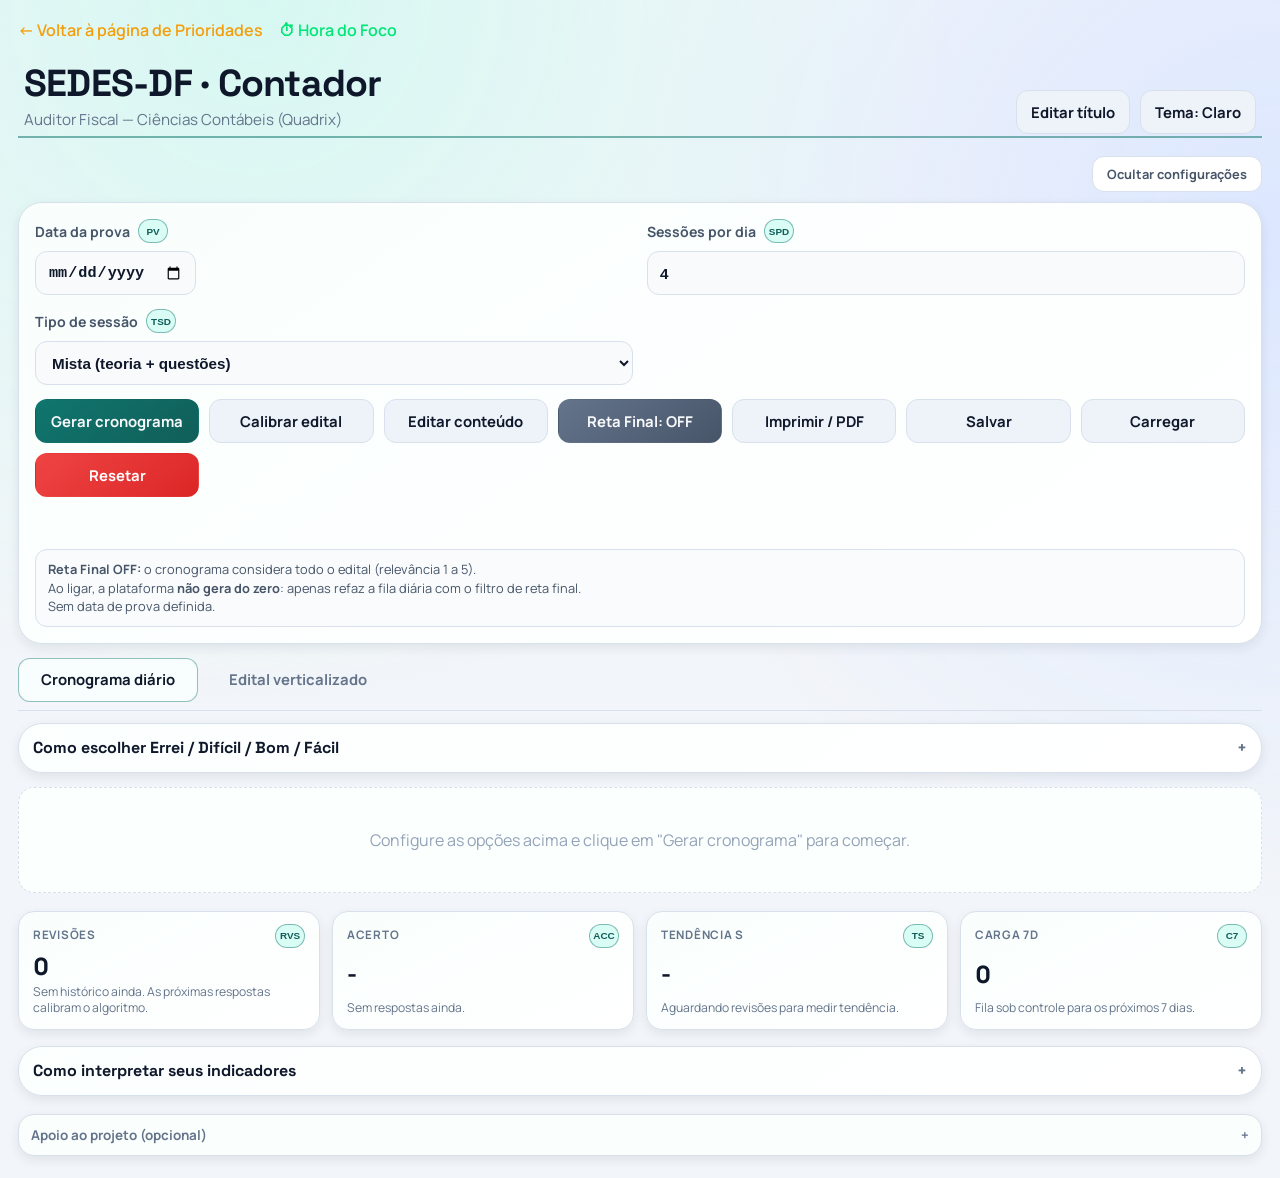
<file: SEDES_FINAL/index_contador.html>
﻿<!DOCTYPE html>
<html lang="pt-BR">

<head>
    <meta charset="UTF-8">
    <meta name="viewport" content="width=device-width, initial-scale=1.0">
    <title>SEDES-DF Contador — Cronograma FSRS</title>
    <link rel="preconnect" href="https://fonts.googleapis.com">
    <link rel="preconnect" href="https://fonts.gstatic.com" crossorigin>
    <link href="https://fonts.googleapis.com/css2?family=Manrope:wght@400;500;700;800&family=Space+Grotesk:wght@600;700&display=swap" rel="stylesheet">
    <link rel="stylesheet" href="style.css?v=20260516a">
</head>

<body>
    <div class="container"><div style="margin-bottom:1rem;display:flex;gap:1rem;flex-wrap:wrap"><a href="prioridade.html" style="color:#f59e0b;text-decoration:none;font-weight:600">← Voltar à página de Prioridades</a><a href="horas_liquidas.html" style="color:#00e676;text-decoration:none;font-weight:600">⏱ Hora do Foco</a></div>
        <header class="app-header">
            <div>
                <h1 id="appMainTitle">SEDES-DF · Contador</h1>
                <p id="appMainSubtitle">Auditor Fiscal — Ciências Contábeis · 57 tópicos · pré-calibrado com 47h48 de estudo</p>
            </div>
            <div class="header-actions no-print">
                <button id="editTitleBtn" class="btn btn-secondary" title="Editar título do cronograma">Editar título</button>
                <button id="themeToggleBtn" class="btn btn-secondary">Tema: Claro</button>
            </div>
        </header>

        <main>
            <p class="sr-only" id="keyboardHint">Atalhos: 0 Errei, 1 Difícil, 2 Bom, 3 Fácil.</p>

            <div class="toggle-container no-print">
                <button id="toggleConfigBtn" class="btn-small" onclick="toggleConfig()">Ocultar configurações</button>
            </div>

            <div id="configPanel" class="config-panel">
                <section class="settings-bar no-print">
                    <div class="form-field">
                        <label for="examDate">
                            Data da prova
                            <button class="info-badge" data-tooltip="PV = Data da prova. Quanto mais perto dela, maior a exigência de retenção do algoritmo." aria-label="Info data da prova">PV</button>
                        </label>
                        <div class="field-inline">
                            <input type="date" id="examDate" value="">
                            <span id="examCountdown"></span>
                        </div>
                    </div>

                    <div class="form-field">
                        <label for="sessionsPerDay">
                            Sessões por dia
                            <button class="info-badge" data-tooltip="SPD = Limite diário de cards. Se estiver baixo demais para o atraso atual, a fila cresce." aria-label="Info sessões por dia">SPD</button>
                        </label>
                        <input type="number" id="sessionsPerDay" value="4" min="1" max="999">
                    </div>

                    <div class="form-field">
                        <label for="studyMode">
                            Tipo de sessão
                            <button class="info-badge" data-tooltip="TSD = Define a régua sugerida para marcar Errei/Difícil/Bom/Fácil em teoria, questões ou sessão mista." aria-label="Info tipo de sessão">TSD</button>
                        </label>
                        <select id="studyMode">
                            <option value="mixed">Mista (teoria + questões)</option>
                            <option value="theory">Só teoria</option>
                            <option value="questions">Só bateria de questões</option>
                        </select>
                    </div>

                    <div class="controls-grid">
                        <button id="generateBtn" class="btn">Gerar cronograma</button>
                        <button id="calibrarBtn" class="btn btn-secondary" title="Classificar seu nível atual em cada tópico">Calibrar edital</button>
                        <button id="editSyllabusBtn" class="btn btn-secondary" title="Editar conteúdo programático (disciplina, tópico e relevância)">Editar conteúdo</button>
                        <button id="btnRetaFinal" class="btn btn-reta-final" title="Ativa filtro de reta final (relevância >=3) e recalcula a fila diária sem apagar seu histórico">Reta Final: OFF</button>
                        <button id="printBtn" class="btn btn-secondary">Imprimir / PDF</button>
                        <button id="backupBtn" class="btn btn-secondary" title="Salvar backup">Salvar</button>
                        <label class="btn btn-secondary btn-upload" title="Carregar backup">
                            Carregar
                            <input type="file" id="uploadBackup" accept=".json">
                        </label>
                        <button id="resetBtn" class="btn btn-danger">Resetar</button>
                    </div>

                    <div class="sync-row">
                        <span id="syncStatus"></span>
                    </div>
                    <div class="reta-final-note no-print" id="retaFinalInfo" aria-live="polite"></div>
                </section>
            </div>

            <div class="tabs no-print">
                <button class="tab-btn active" data-tab="schedule">Cronograma diário</button>
                <button class="tab-btn" data-tab="overview">Edital verticalizado</button>
            </div>

            <details class="grade-guide-global no-print" id="gradeGuideGlobal">
                <summary>Como escolher Errei / Difícil / Bom / Fácil</summary>
                <div class="study-mode-note" id="studyModeGuideSummary"></div>
                <div class="grade-guide-grid">
                    <article>
                        <h4>Errei (0)</h4>
                        <p>Marque quando não lembrou, confundiu conceitos centrais ou só reconheceu após ver a resposta.</p>
                    </article>
                    <article>
                        <h4>Difícil (1)</h4>
                        <p>Marque quando lembrou com esforço alto, demorou para resgatar ou ficou com lacunas importantes.</p>
                    </article>
                    <article>
                        <h4>Bom (2)</h4>
                        <p>Marque quando lembrou com segurança razoável, com pouco esforço e poucos erros de detalhe.</p>
                    </article>
                    <article>
                        <h4>Fácil (3)</h4>
                        <p>Marque quando lembrou rapidamente, sem esforço, e conseguiria explicar/aplicar o tópico sem apoio.</p>
                    </article>
                </div>
                <div class="study-mode-rubric" id="studyModeRubric"></div>
                <p class="grade-guide-note">Regra prática: se houve dúvida relevante, não marque Fácil. Honestidade melhora o FSRS.</p>
            </details>

            <section id="tab-schedule" class="tab-content active">
                <div id="scheduleOutput" class="schedule-container">
                    <div class="empty-state" style="text-align:center; color:#94a3b8; padding:40px;">
                        Configure as opções acima e clique em "Gerar cronograma" para começar.
                    </div>
                </div>
            </section>

            <section id="tab-overview" class="tab-content">
                <div class="overview-container" id="overviewOutput"></div>
            </section>

            <section class="metrics-summary no-print" id="metricsSummary" aria-live="polite">
                <div class="metric-pill">
                    <div class="metric-head">
                        <span class="metric-label">Revisões</span>
                        <button class="info-badge" data-tooltip="RVS = total de respostas já registradas no histórico. Quanto maior a amostra, mais confiáveis ficam os outros indicadores." aria-label="Info revisões">RVS</button>
                    </div>
                    <span class="metric-value" id="metricTotalReviews">0</span>
                    <span class="metric-hint" id="metricReviewsHint">Amostra ainda pequena.</span>
                </div>
                <div class="metric-pill">
                    <div class="metric-head">
                        <span class="metric-label">Acerto</span>
                        <button class="info-badge" data-tooltip="ACC = acertos globais (notas 1/2/3) dividido pelo total de respostas. Leia junto com tamanho da amostra e recorte por disciplina." aria-label="Info acerto">ACC</button>
                    </div>
                    <span class="metric-value" id="metricAccuracy">0%</span>
                    <span class="metric-hint" id="metricAccuracyHint">Sem respostas ainda.</span>
                </div>
                <div class="metric-pill">
                    <div class="metric-head">
                        <span class="metric-label">Tendência S</span>
                        <button class="info-badge" data-tooltip="Leigo: se TS sobe, você está esquecendo mais devagar; se TS cai, está esquecendo mais rápido. Técnico: TS = variação percentual da S média da semana atual versus a semana anterior." aria-label="Info tendência">TS</button>
                    </div>
                    <span class="metric-value" id="metricStabilityTrend">-</span>
                    <span class="metric-hint" id="metricStabilityHint">Aguardando base comparável.</span>
                </div>
                <div class="metric-pill">
                    <div class="metric-head">
                        <span class="metric-label">Carga 7d</span>
                        <button class="info-badge" data-tooltip="C7 = cartões atrasados + previstos para os próximos 7 dias. Se houver muitos atrasos, a carga real tende a subir." aria-label="Info carga 7d">C7</button>
                    </div>
                    <span class="metric-value" id="metricLoad7d">0</span>
                    <span class="metric-hint" id="metricLoadHint">Fila sob controle.</span>
                </div>
            </section>

            <details class="insights-accordion no-print" id="insightsAccordion">
                <summary>Como interpretar seus indicadores</summary>
                <section class="insights-panel" id="insightsPanel" aria-live="polite">
                    <div class="insights-grid">
                        <article class="insight-item" id="insightAccuracy">
                            <h3>Acerto global</h3>
                            <p>Sem dados suficientes ainda.</p>
                        </article>
                        <article class="insight-item" id="insightTrend">
                            <h3>Tendência de estabilidade</h3>
                            <p>Sem dados suficientes ainda.</p>
                        </article>
                        <article class="insight-item" id="insightLoad">
                            <h3>Carga de revisão</h3>
                            <p>Sem dados suficientes ainda.</p>
                        </article>
                        <article class="insight-item" id="insightOverview">
                            <h3>Edital verticalizado</h3>
                            <p>D = dificuldade; S = estabilidade (dias). Quanto maior S, menos urgente a revisão.</p>
                        </article>
                    </div>
                </section>
            </details>
        </main>

        <footer class="support-footer no-print">
            <details class="support-card">
                <summary>Apoio ao projeto (opcional)</summary>
                <div class="support-body">
                    <p class="support-text">
                        Se esta ferramenta te ajuda, considere apoiar o projeto via Pix.
                    </p>
                    <figure class="support-qr-wrap">
                        <img class="support-qr" src="qr-doacao.png" alt="QR code para apoio ao projeto" loading="lazy">
                        <figcaption>QR code Pix para apoio.</figcaption>
                    </figure>
                </div>
            </details>
        </footer>
    </div>

    <div id="calibrationModal" class="modal-overlay" style="display:none;">
        <div class="modal-container">
            <div class="modal-header">
                <h2>Calibragem de edital</h2>
                <button class="modal-close" onclick="fecharModalCalibragem()" aria-label="Fechar modal">&times;</button>
            </div>
            <p class="modal-description">Selecione seu nível atual em cada tópico para ajustar o algoritmo de revisão.</p>

            <div class="calibration-actions">
                <span>Ação em massa (selecionados):</span>
                <button class="cal-btn cal-0" onclick="aplicarCalibragemEmMassa(0)">Desconhecido</button>
                <button class="cal-btn cal-1" onclick="aplicarCalibragemEmMassa(1)">Vi por cima</button>
                <button class="cal-btn cal-2" onclick="aplicarCalibragemEmMassa(2)">Estudei</button>
                <button class="cal-btn cal-3" onclick="aplicarCalibragemEmMassa(3)">Tenho segurança</button>
                <button class="cal-btn cal-4" onclick="aplicarCalibragemEmMassa(4)">Expert</button>
            </div>

            <div id="calibrationList" class="calibration-list"></div>

            <div class="modal-footer">
                <button class="btn btn-secondary" onclick="fecharModalCalibragem()">Cancelar</button>
                <button class="btn" onclick="salvarCalibragem()">Salvar calibragem</button>
            </div>
        </div>
    </div>

    <div id="syllabusModal" class="modal-overlay" style="display:none;">
        <div class="modal-container">
            <div class="modal-header">
                <h2>Editar conteúdo programático</h2>
                <button class="modal-close" onclick="fecharModalConteudoProgramatico()" aria-label="Fechar modal">&times;</button>
            </div>
            <p class="modal-description">Use uma linha por tópico no formato: <code>Disciplina;Tópico;Relevância</code> (relevância de 1 a 5).</p>
            <p class="modal-description">Exemplo: <code>Língua Portuguesa;Interpretação de textos;5</code></p>
            <textarea id="syllabusTextarea" class="syllabus-textarea" spellcheck="false"></textarea>
            <div class="modal-footer">
                <button class="btn btn-secondary" onclick="fecharModalConteudoProgramatico()">Cancelar</button>
                <button class="btn" onclick="salvarConteudoProgramatico()">Salvar conteúdo</button>
            </div>
        </div>
    </div>

    <div id="titleModal" class="modal-overlay" style="display:none;">
        <div class="modal-container">
            <div class="modal-header">
                <h2>Editar título do cronograma</h2>
                <button class="modal-close" onclick="fecharModalTitulo()" aria-label="Fechar modal">&times;</button>
            </div>
            <p class="modal-description">Defina um título para o seu concurso (ex.: "SEFAZ 2027", "PC-SP 2026", "Residência ENARE").</p>

            <div class="form-field">
                <label for="titleInput">Título</label>
                <input id="titleInput" class="title-input" type="text" maxlength="80" placeholder="Nome do concurso">
            </div>

            <div class="form-field">
                <label for="subtitleInput">Subtítulo (opcional)</label>
                <input id="subtitleInput" class="title-input" type="text" maxlength="120" placeholder="Descrição curta do foco de estudo">
            </div>

            <div class="modal-footer">
                <button class="btn btn-secondary" onclick="fecharModalTitulo()">Cancelar</button>
                <button class="btn" onclick="salvarTituloCronograma()">Salvar título</button>
            </div>
        </div>
    </div>

    <script src="fsrs-core.js?v=20260516a"></script>
    <script src="script_contador.js?v=20260516a"></script>
</body>

</html>
</file>
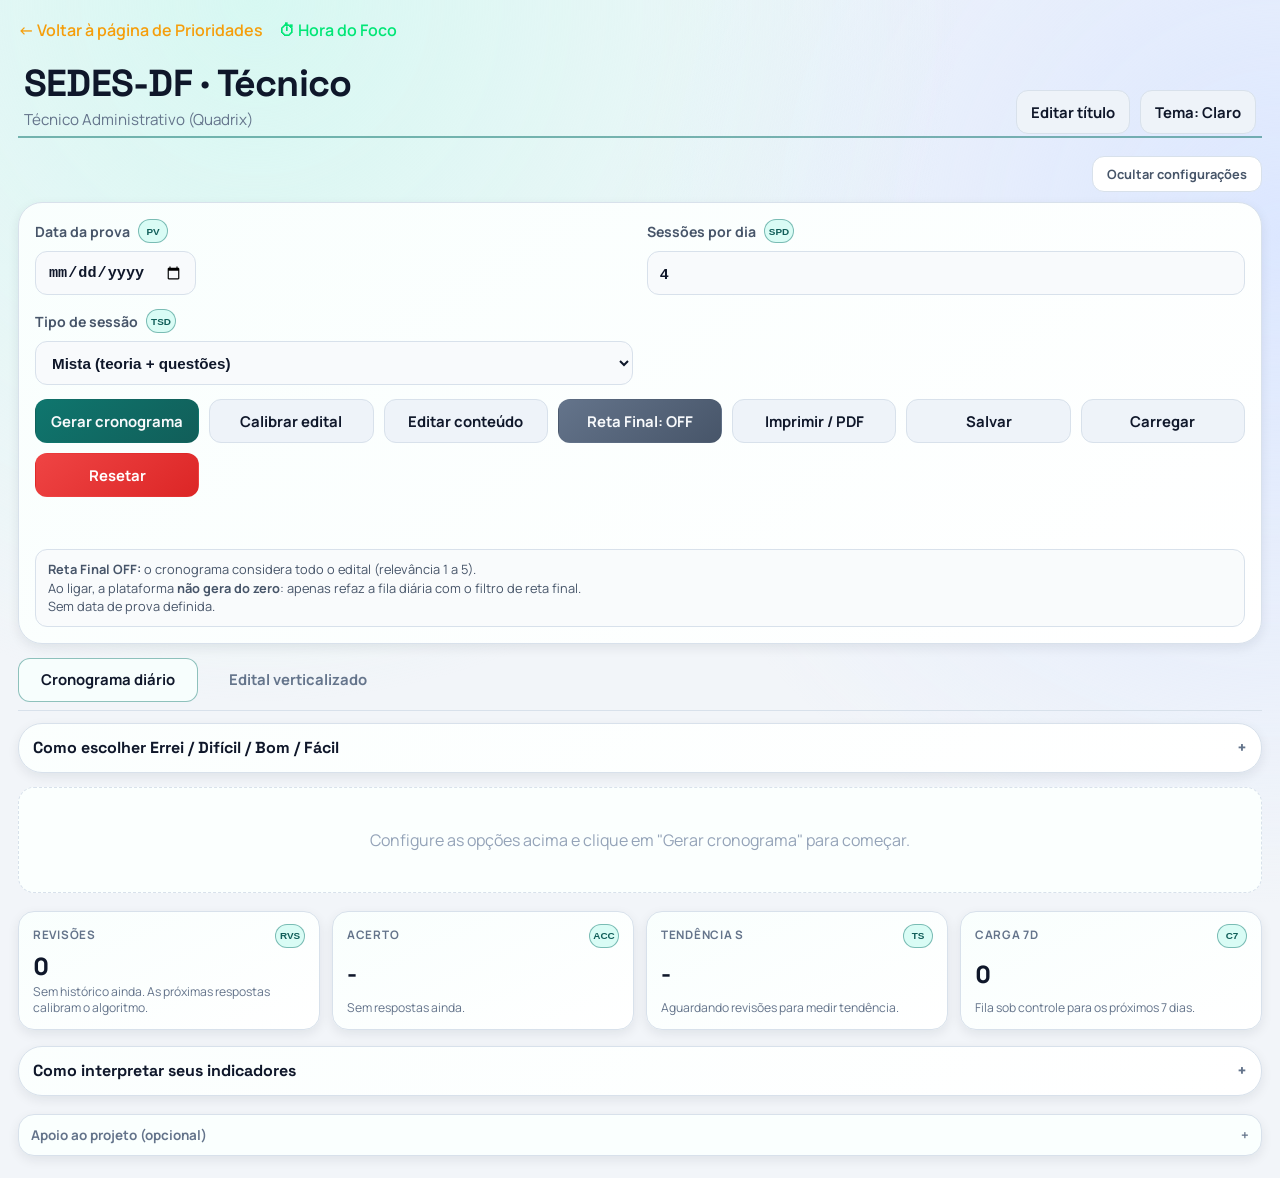
<file: SEDES_FINAL/index_tecnico.html>
﻿<!DOCTYPE html>
<html lang="pt-BR">

<head>
    <meta charset="UTF-8">
    <meta name="viewport" content="width=device-width, initial-scale=1.0">
    <title>SEDES-DF Técnico — Cronograma FSRS</title>
    <link rel="preconnect" href="https://fonts.googleapis.com">
    <link rel="preconnect" href="https://fonts.gstatic.com" crossorigin>
    <link href="https://fonts.googleapis.com/css2?family=Manrope:wght@400;500;700;800&family=Space+Grotesk:wght@600;700&display=swap" rel="stylesheet">
    <link rel="stylesheet" href="style.css?v=20260516a">
</head>

<body>
    <div class="container"><div style="margin-bottom:1rem;display:flex;gap:1rem;flex-wrap:wrap"><a href="prioridade.html" style="color:#f59e0b;text-decoration:none;font-weight:600">← Voltar à página de Prioridades</a><a href="horas_liquidas.html" style="color:#00e676;text-decoration:none;font-weight:600">⏱ Hora do Foco</a></div>
        <header class="app-header">
            <div>
                <h1 id="appMainTitle">SEDES-DF · Técnico Administrativo</h1>
                <p id="appMainSubtitle">Técnico Administrativo · 43 tópicos · relevância via Prioridade Quadrix</p>
            </div>
            <div class="header-actions no-print">
                <button id="editTitleBtn" class="btn btn-secondary" title="Editar título do cronograma">Editar título</button>
                <button id="themeToggleBtn" class="btn btn-secondary">Tema: Claro</button>
            </div>
        </header>

        <main>
            <p class="sr-only" id="keyboardHint">Atalhos: 0 Errei, 1 Difícil, 2 Bom, 3 Fácil.</p>

            <div class="toggle-container no-print">
                <button id="toggleConfigBtn" class="btn-small" onclick="toggleConfig()">Ocultar configurações</button>
            </div>

            <div id="configPanel" class="config-panel">
                <section class="settings-bar no-print">
                    <div class="form-field">
                        <label for="examDate">
                            Data da prova
                            <button class="info-badge" data-tooltip="PV = Data da prova. Quanto mais perto dela, maior a exigência de retenção do algoritmo." aria-label="Info data da prova">PV</button>
                        </label>
                        <div class="field-inline">
                            <input type="date" id="examDate" value="">
                            <span id="examCountdown"></span>
                        </div>
                    </div>

                    <div class="form-field">
                        <label for="sessionsPerDay">
                            Sessões por dia
                            <button class="info-badge" data-tooltip="SPD = Limite diário de cards. Se estiver baixo demais para o atraso atual, a fila cresce." aria-label="Info sessões por dia">SPD</button>
                        </label>
                        <input type="number" id="sessionsPerDay" value="4" min="1" max="999">
                    </div>

                    <div class="form-field">
                        <label for="studyMode">
                            Tipo de sessão
                            <button class="info-badge" data-tooltip="TSD = Define a régua sugerida para marcar Errei/Difícil/Bom/Fácil em teoria, questões ou sessão mista." aria-label="Info tipo de sessão">TSD</button>
                        </label>
                        <select id="studyMode">
                            <option value="mixed">Mista (teoria + questões)</option>
                            <option value="theory">Só teoria</option>
                            <option value="questions">Só bateria de questões</option>
                        </select>
                    </div>

                    <div class="controls-grid">
                        <button id="generateBtn" class="btn">Gerar cronograma</button>
                        <button id="calibrarBtn" class="btn btn-secondary" title="Classificar seu nível atual em cada tópico">Calibrar edital</button>
                        <button id="editSyllabusBtn" class="btn btn-secondary" title="Editar conteúdo programático (disciplina, tópico e relevância)">Editar conteúdo</button>
                        <button id="btnRetaFinal" class="btn btn-reta-final" title="Ativa filtro de reta final (relevância >=3) e recalcula a fila diária sem apagar seu histórico">Reta Final: OFF</button>
                        <button id="printBtn" class="btn btn-secondary">Imprimir / PDF</button>
                        <button id="backupBtn" class="btn btn-secondary" title="Salvar backup">Salvar</button>
                        <label class="btn btn-secondary btn-upload" title="Carregar backup">
                            Carregar
                            <input type="file" id="uploadBackup" accept=".json">
                        </label>
                        <button id="resetBtn" class="btn btn-danger">Resetar</button>
                    </div>

                    <div class="sync-row">
                        <span id="syncStatus"></span>
                    </div>
                    <div class="reta-final-note no-print" id="retaFinalInfo" aria-live="polite"></div>
                </section>
            </div>

            <div class="tabs no-print">
                <button class="tab-btn active" data-tab="schedule">Cronograma diário</button>
                <button class="tab-btn" data-tab="overview">Edital verticalizado</button>
            </div>

            <details class="grade-guide-global no-print" id="gradeGuideGlobal">
                <summary>Como escolher Errei / Difícil / Bom / Fácil</summary>
                <div class="study-mode-note" id="studyModeGuideSummary"></div>
                <div class="grade-guide-grid">
                    <article>
                        <h4>Errei (0)</h4>
                        <p>Marque quando não lembrou, confundiu conceitos centrais ou só reconheceu após ver a resposta.</p>
                    </article>
                    <article>
                        <h4>Difícil (1)</h4>
                        <p>Marque quando lembrou com esforço alto, demorou para resgatar ou ficou com lacunas importantes.</p>
                    </article>
                    <article>
                        <h4>Bom (2)</h4>
                        <p>Marque quando lembrou com segurança razoável, com pouco esforço e poucos erros de detalhe.</p>
                    </article>
                    <article>
                        <h4>Fácil (3)</h4>
                        <p>Marque quando lembrou rapidamente, sem esforço, e conseguiria explicar/aplicar o tópico sem apoio.</p>
                    </article>
                </div>
                <div class="study-mode-rubric" id="studyModeRubric"></div>
                <p class="grade-guide-note">Regra prática: se houve dúvida relevante, não marque Fácil. Honestidade melhora o FSRS.</p>
            </details>

            <section id="tab-schedule" class="tab-content active">
                <div id="scheduleOutput" class="schedule-container">
                    <div class="empty-state" style="text-align:center; color:#94a3b8; padding:40px;">
                        Configure as opções acima e clique em "Gerar cronograma" para começar.
                    </div>
                </div>
            </section>

            <section id="tab-overview" class="tab-content">
                <div class="overview-container" id="overviewOutput"></div>
            </section>

            <section class="metrics-summary no-print" id="metricsSummary" aria-live="polite">
                <div class="metric-pill">
                    <div class="metric-head">
                        <span class="metric-label">Revisões</span>
                        <button class="info-badge" data-tooltip="RVS = total de respostas já registradas no histórico. Quanto maior a amostra, mais confiáveis ficam os outros indicadores." aria-label="Info revisões">RVS</button>
                    </div>
                    <span class="metric-value" id="metricTotalReviews">0</span>
                    <span class="metric-hint" id="metricReviewsHint">Amostra ainda pequena.</span>
                </div>
                <div class="metric-pill">
                    <div class="metric-head">
                        <span class="metric-label">Acerto</span>
                        <button class="info-badge" data-tooltip="ACC = acertos globais (notas 1/2/3) dividido pelo total de respostas. Leia junto com tamanho da amostra e recorte por disciplina." aria-label="Info acerto">ACC</button>
                    </div>
                    <span class="metric-value" id="metricAccuracy">0%</span>
                    <span class="metric-hint" id="metricAccuracyHint">Sem respostas ainda.</span>
                </div>
                <div class="metric-pill">
                    <div class="metric-head">
                        <span class="metric-label">Tendência S</span>
                        <button class="info-badge" data-tooltip="Leigo: se TS sobe, você está esquecendo mais devagar; se TS cai, está esquecendo mais rápido. Técnico: TS = variação percentual da S média da semana atual versus a semana anterior." aria-label="Info tendência">TS</button>
                    </div>
                    <span class="metric-value" id="metricStabilityTrend">-</span>
                    <span class="metric-hint" id="metricStabilityHint">Aguardando base comparável.</span>
                </div>
                <div class="metric-pill">
                    <div class="metric-head">
                        <span class="metric-label">Carga 7d</span>
                        <button class="info-badge" data-tooltip="C7 = cartões atrasados + previstos para os próximos 7 dias. Se houver muitos atrasos, a carga real tende a subir." aria-label="Info carga 7d">C7</button>
                    </div>
                    <span class="metric-value" id="metricLoad7d">0</span>
                    <span class="metric-hint" id="metricLoadHint">Fila sob controle.</span>
                </div>
            </section>

            <details class="insights-accordion no-print" id="insightsAccordion">
                <summary>Como interpretar seus indicadores</summary>
                <section class="insights-panel" id="insightsPanel" aria-live="polite">
                    <div class="insights-grid">
                        <article class="insight-item" id="insightAccuracy">
                            <h3>Acerto global</h3>
                            <p>Sem dados suficientes ainda.</p>
                        </article>
                        <article class="insight-item" id="insightTrend">
                            <h3>Tendência de estabilidade</h3>
                            <p>Sem dados suficientes ainda.</p>
                        </article>
                        <article class="insight-item" id="insightLoad">
                            <h3>Carga de revisão</h3>
                            <p>Sem dados suficientes ainda.</p>
                        </article>
                        <article class="insight-item" id="insightOverview">
                            <h3>Edital verticalizado</h3>
                            <p>D = dificuldade; S = estabilidade (dias). Quanto maior S, menos urgente a revisão.</p>
                        </article>
                    </div>
                </section>
            </details>
        </main>

        <footer class="support-footer no-print">
            <details class="support-card">
                <summary>Apoio ao projeto (opcional)</summary>
                <div class="support-body">
                    <p class="support-text">
                        Se esta ferramenta te ajuda, considere apoiar o projeto via Pix.
                    </p>
                    <figure class="support-qr-wrap">
                        <img class="support-qr" src="qr-doacao.png" alt="QR code para apoio ao projeto" loading="lazy">
                        <figcaption>QR code Pix para apoio.</figcaption>
                    </figure>
                </div>
            </details>
        </footer>
    </div>

    <div id="calibrationModal" class="modal-overlay" style="display:none;">
        <div class="modal-container">
            <div class="modal-header">
                <h2>Calibragem de edital</h2>
                <button class="modal-close" onclick="fecharModalCalibragem()" aria-label="Fechar modal">&times;</button>
            </div>
            <p class="modal-description">Selecione seu nível atual em cada tópico para ajustar o algoritmo de revisão.</p>

            <div class="calibration-actions">
                <span>Ação em massa (selecionados):</span>
                <button class="cal-btn cal-0" onclick="aplicarCalibragemEmMassa(0)">Desconhecido</button>
                <button class="cal-btn cal-1" onclick="aplicarCalibragemEmMassa(1)">Vi por cima</button>
                <button class="cal-btn cal-2" onclick="aplicarCalibragemEmMassa(2)">Estudei</button>
                <button class="cal-btn cal-3" onclick="aplicarCalibragemEmMassa(3)">Tenho segurança</button>
                <button class="cal-btn cal-4" onclick="aplicarCalibragemEmMassa(4)">Expert</button>
            </div>

            <div id="calibrationList" class="calibration-list"></div>

            <div class="modal-footer">
                <button class="btn btn-secondary" onclick="fecharModalCalibragem()">Cancelar</button>
                <button class="btn" onclick="salvarCalibragem()">Salvar calibragem</button>
            </div>
        </div>
    </div>

    <div id="syllabusModal" class="modal-overlay" style="display:none;">
        <div class="modal-container">
            <div class="modal-header">
                <h2>Editar conteúdo programático</h2>
                <button class="modal-close" onclick="fecharModalConteudoProgramatico()" aria-label="Fechar modal">&times;</button>
            </div>
            <p class="modal-description">Use uma linha por tópico no formato: <code>Disciplina;Tópico;Relevância</code> (relevância de 1 a 5).</p>
            <p class="modal-description">Exemplo: <code>Língua Portuguesa;Interpretação de textos;5</code></p>
            <textarea id="syllabusTextarea" class="syllabus-textarea" spellcheck="false"></textarea>
            <div class="modal-footer">
                <button class="btn btn-secondary" onclick="fecharModalConteudoProgramatico()">Cancelar</button>
                <button class="btn" onclick="salvarConteudoProgramatico()">Salvar conteúdo</button>
            </div>
        </div>
    </div>

    <div id="titleModal" class="modal-overlay" style="display:none;">
        <div class="modal-container">
            <div class="modal-header">
                <h2>Editar título do cronograma</h2>
                <button class="modal-close" onclick="fecharModalTitulo()" aria-label="Fechar modal">&times;</button>
            </div>
            <p class="modal-description">Defina um título para o seu concurso (ex.: "SEFAZ 2027", "PC-SP 2026", "Residência ENARE").</p>

            <div class="form-field">
                <label for="titleInput">Título</label>
                <input id="titleInput" class="title-input" type="text" maxlength="80" placeholder="Nome do concurso">
            </div>

            <div class="form-field">
                <label for="subtitleInput">Subtítulo (opcional)</label>
                <input id="subtitleInput" class="title-input" type="text" maxlength="120" placeholder="Descrição curta do foco de estudo">
            </div>

            <div class="modal-footer">
                <button class="btn btn-secondary" onclick="fecharModalTitulo()">Cancelar</button>
                <button class="btn" onclick="salvarTituloCronograma()">Salvar título</button>
            </div>
        </div>
    </div>

    <script src="fsrs-core.js?v=20260516a"></script>
    <script src="script_tecnico.js?v=20260516a"></script>
</body>

</html>
</file>
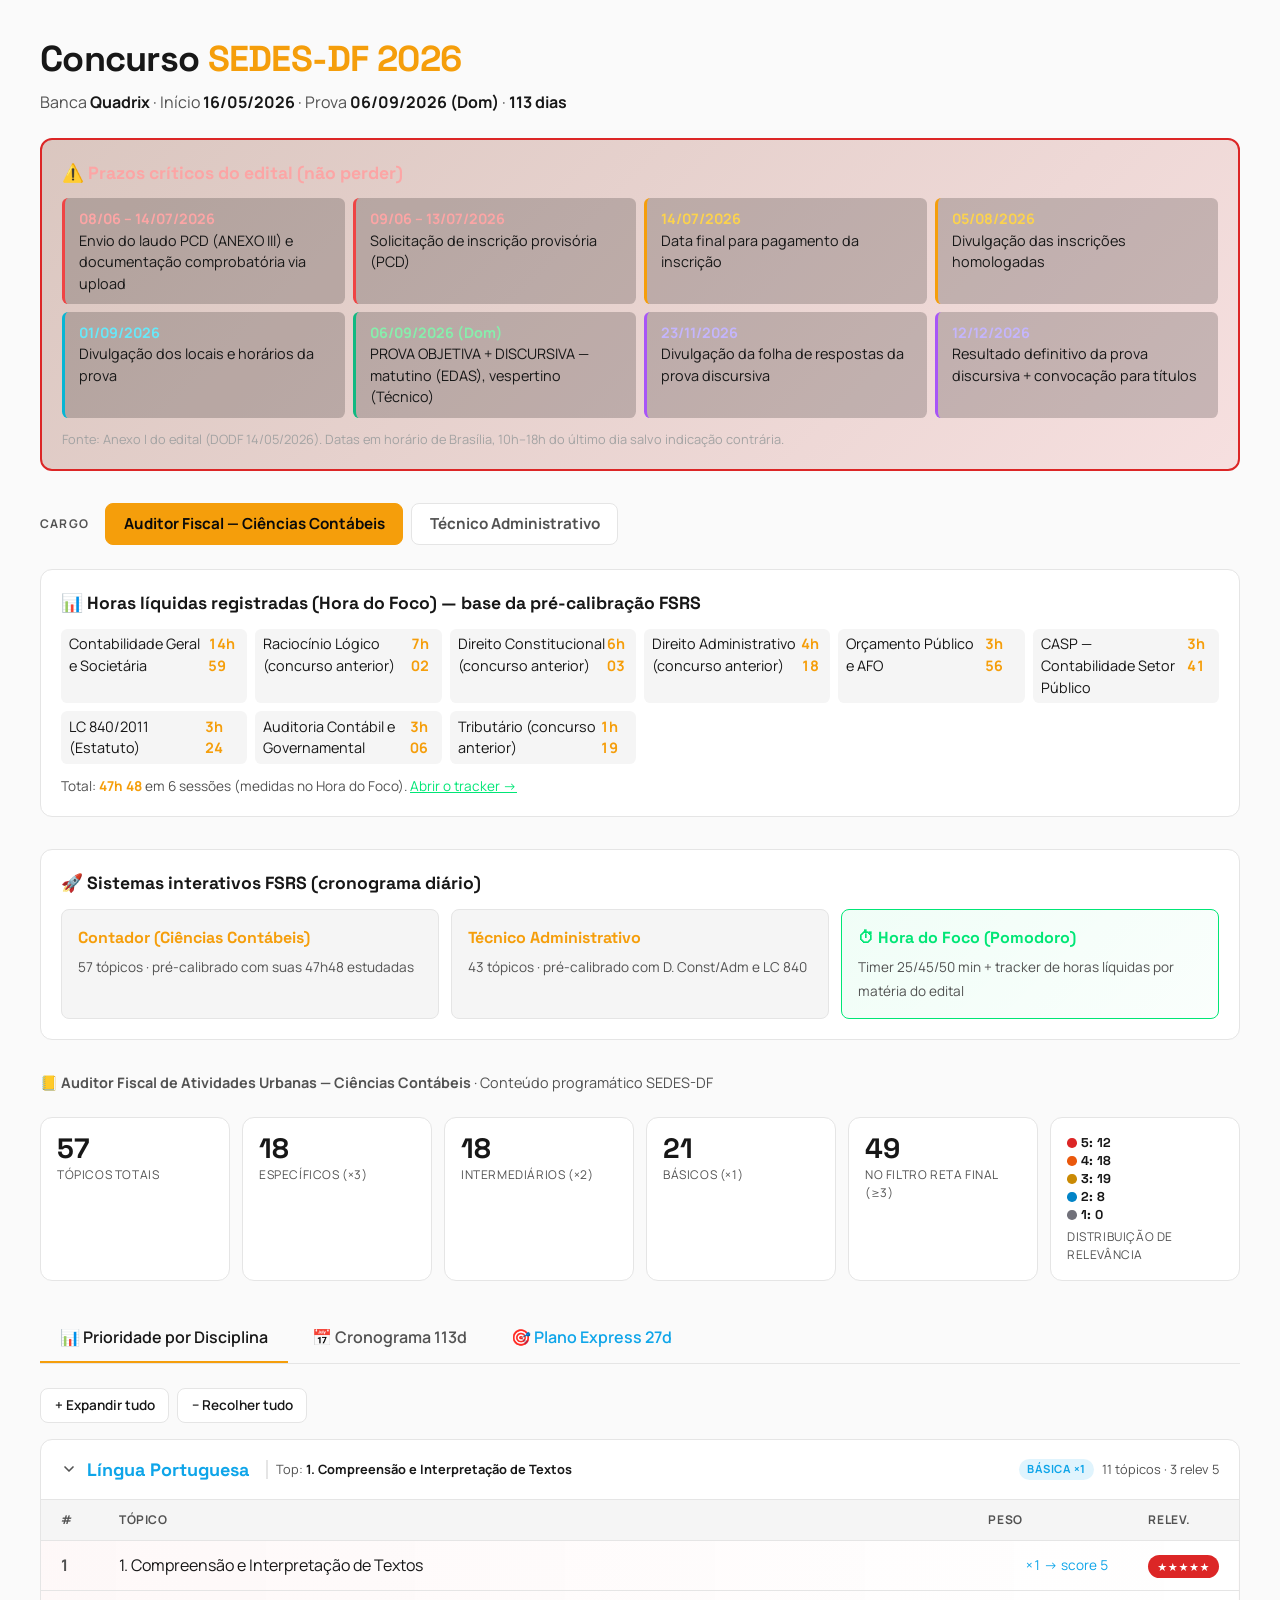
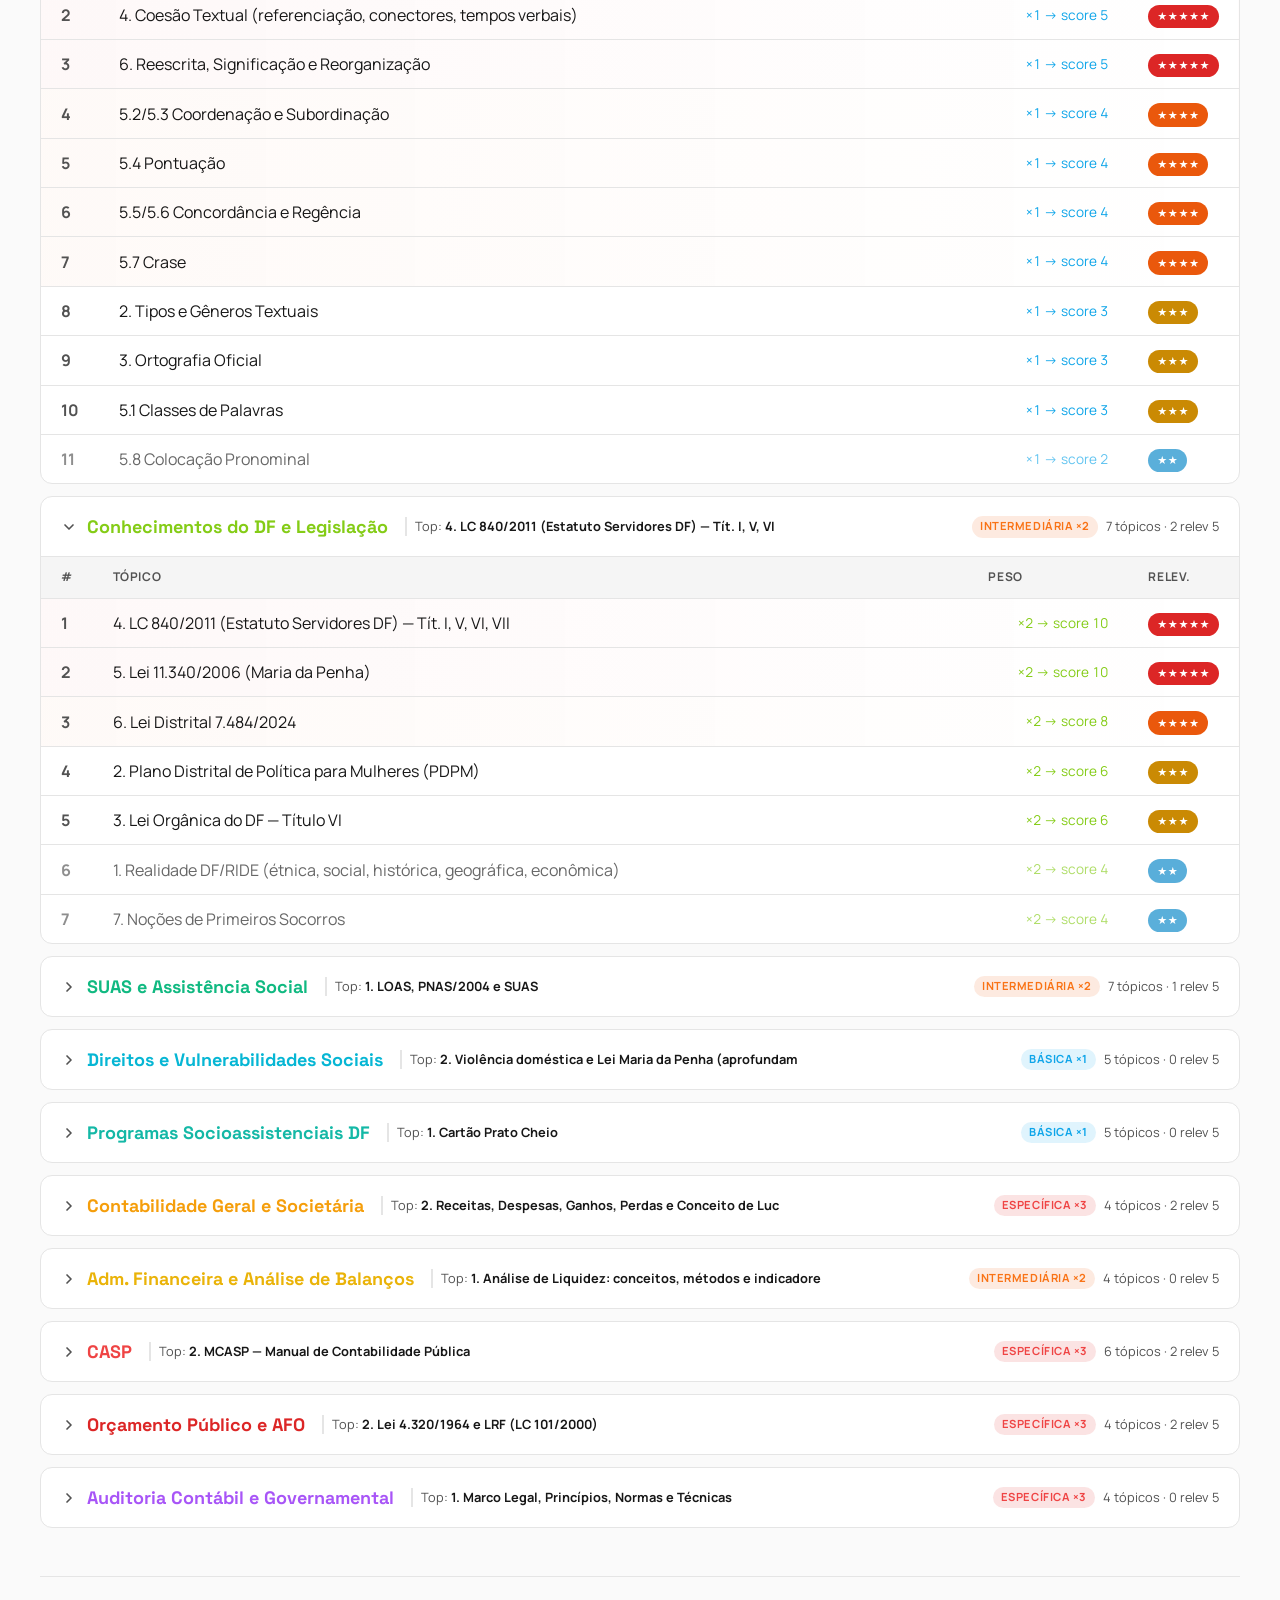
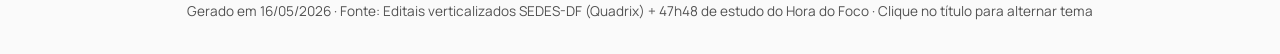
<file: SEDES_FINAL/prioridade.html>
<!DOCTYPE html><html lang="pt-BR"><head>
<meta charset="UTF-8"><meta name="viewport" content="width=device-width,initial-scale=1">
<title>Prioridade SEDES-DF 2026</title>
<link rel="preconnect" href="https://fonts.googleapis.com">
<link rel="preconnect" href="https://fonts.gstatic.com" crossorigin>
<link href="https://fonts.googleapis.com/css2?family=Manrope:wght@400;500;700;800&family=Space+Grotesk:wght@600;700&display=swap" rel="stylesheet">
<style>
* { box-sizing: border-box; margin: 0; padding: 0; }
:root {
  --bg: #0a0a0a; --surface: #171717; --surface-2: #262626;
  --text: #fafafa; --text-dim: #a3a3a3; --border: #404040;
  --accent: #f59e0b;
}
@media (prefers-color-scheme: light) {
  :root:not([data-theme]) { --bg: #fafafa; --surface: #ffffff; --surface-2: #f5f5f5;
          --text: #171717; --text-dim: #525252; --border: #e5e5e5; }
}
:root[data-theme="light"] { --bg: #fafafa; --surface: #ffffff; --surface-2: #f5f5f5;
        --text: #171717; --text-dim: #525252; --border: #e5e5e5; }
:root[data-theme="dark"] { --bg: #0a0a0a; --surface: #171717; --surface-2: #262626;
        --text: #fafafa; --text-dim: #a3a3a3; --border: #404040; }
body { font-family: 'Manrope', system-ui, sans-serif; background: var(--bg); color: var(--text);
       line-height: 1.5; padding: 2rem 1rem; min-height: 100vh; }
.container { max-width: 1200px; margin: 0 auto; }
h1 { font-family: 'Space Grotesk', sans-serif; font-size: 2.25rem; font-weight: 700;
     margin-bottom: 0.25rem; letter-spacing: -0.02em; cursor: pointer; }
h1 .accent { color: var(--accent); }
.subtitle { color: var(--text-dim); margin-bottom: 1.5rem; font-size: 1rem; }
.subtitle strong { color: var(--text); }

/* Cargo selector */
.cargo-bar { display: flex; gap: 0.5rem; margin-bottom: 1.5rem; align-items: center; flex-wrap: wrap; }
.cargo-label { font-size: 0.75rem; color: var(--text-dim); text-transform: uppercase;
               letter-spacing: 0.1em; font-weight: 700; margin-right: 0.5rem; }
.cargo-btn { padding: 0.55rem 1.1rem; background: var(--surface); color: var(--text-dim);
             border: 1.5px solid var(--border); border-radius: 0.5rem; cursor: pointer;
             font: inherit; font-weight: 700; transition: all 0.15s; font-size: 0.95rem; }
.cargo-btn:hover { color: var(--text); border-color: var(--accent); }
.cargo-btn.active { background: var(--accent); color: #0a0a0a; border-color: var(--accent); }
.cargo-subtitle { color: var(--text-dim); margin-bottom: 1.5rem; font-size: 0.9rem; }

.stats { display: grid; grid-template-columns: repeat(auto-fit, minmax(140px, 1fr));
         gap: 0.75rem; margin-bottom: 2rem; }
.stat { background: var(--surface); border: 1px solid var(--border); border-radius: 0.75rem; padding: 1rem; }
.stat-val { font-family: 'Space Grotesk', sans-serif; font-size: 1.75rem; font-weight: 700; line-height: 1; }
.stat-label { font-size: 0.75rem; color: var(--text-dim); text-transform: uppercase; letter-spacing: 0.05em; margin-top: 0.25rem; }
.distrib { display: flex; gap: 0.5rem; margin-top: 0.5rem; align-items: center; flex-wrap: wrap; }
.distrib-item { display: flex; align-items: center; gap: 0.25rem; font-size: 0.8rem; }
.distrib-dot { width: 0.6rem; height: 0.6rem; border-radius: 50%; }

.tabs { display: flex; gap: 0.25rem; margin-bottom: 1.5rem; border-bottom: 1px solid var(--border); }
.tab { padding: 0.75rem 1.25rem; cursor: pointer; border: none; background: none; color: var(--text-dim);
       font: inherit; font-weight: 600; border-bottom: 2px solid transparent; transition: all 0.15s; }
.tab.active { color: var(--text); border-color: var(--accent); }
.tab:hover { color: var(--text); }
.view { display: none; }
.view.active { display: block; }

.view-actions { display: flex; gap: 0.5rem; margin-bottom: 1rem; flex-wrap: wrap; }
.btn-action { padding: 0.4rem 0.85rem; background: var(--surface); color: var(--text);
              border: 1px solid var(--border); border-radius: 0.5rem; cursor: pointer;
              font: inherit; font-size: 0.85rem; font-weight: 600; transition: all 0.15s; }
.btn-action:hover { background: var(--surface-2); border-color: var(--accent); }

.disc-section { background: var(--surface); border: 1px solid var(--border); border-radius: 0.75rem;
                margin-bottom: 0.75rem; overflow: hidden; }
.disc-section summary { padding: 1rem 1.25rem; cursor: pointer; list-style: none;
                        display: flex; align-items: center; justify-content: space-between; gap: 1rem;
                        flex-wrap: wrap; user-select: none; transition: background 0.15s; }
.disc-section summary::-webkit-details-marker { display: none; }
.disc-section summary:hover { background: var(--surface-2); }
.disc-section[open] summary { border-bottom: 1px solid var(--border); }
.disc-title-wrap { display: flex; align-items: center; gap: 0.6rem; flex: 1; min-width: 0; }
.chevron { width: 1rem; height: 1rem; transition: transform 0.2s; color: var(--text-dim); flex-shrink: 0; }
.disc-section[open] .chevron { transform: rotate(90deg); }
.disc-title { font-family: 'Space Grotesk', sans-serif; font-size: 1.125rem; font-weight: 700; }
.disc-meta { display: flex; gap: 0.5rem; align-items: center; flex-wrap: wrap; }
.peso-tag { padding: 0.15rem 0.5rem; border-radius: 999px; font-size: 0.7rem; font-weight: 700;
            text-transform: uppercase; letter-spacing: 0.05em; }
.peso-esp { background: #dc262620; color: #ef4444; }
.peso-int { background: #ea580c20; color: #f97316; }
.peso-bas { background: #0ea5e920; color: #0ea5e9; }
.disc-top-pick { font-size: 0.8rem; color: var(--text-dim); padding-left: 0.5rem;
                 border-left: 2px solid var(--border); margin-left: 0.5rem; }
.disc-top-pick strong { color: var(--text); }
@media (max-width: 600px) { .disc-top-pick { display: none; } }

table { width: 100%; border-collapse: collapse; }
th, td { padding: 0.7rem 1.25rem; text-align: left; border-bottom: 1px solid var(--border); }
th { background: var(--surface-2); font-size: 0.75rem; font-weight: 700;
     text-transform: uppercase; letter-spacing: 0.05em; color: var(--text-dim); }
tr:last-child td { border-bottom: none; }
tr:hover td { background: var(--surface-2); }
td.num { text-align: right; font-variant-numeric: tabular-nums; width: 160px; font-size: 0.85rem; }
td.rank { width: 50px; color: var(--text-dim); font-weight: 700; }
td.relev { width: 90px; }
.chip { display: inline-block; padding: 0.2rem 0.55rem; border-radius: 999px;
        font-size: 0.7rem; font-weight: 700; color: white; letter-spacing: 0.05em; }
.row-r5 { background: linear-gradient(90deg, #dc262608 0%, transparent 100%); }
.row-r4 { background: linear-gradient(90deg, #ea580c08 0%, transparent 100%); }
.row-r1, .row-r2 { opacity: 0.65; }

/* Cronograma */
.crono-stats { display: flex; gap: 1.5rem; margin-bottom: 1rem; flex-wrap: wrap; font-size: 0.9rem; color: var(--text-dim); }
.crono-stats strong { color: var(--text); }
.week-section { background: var(--surface); border: 1px solid var(--border); border-radius: 0.75rem;
                margin-bottom: 0.75rem; overflow: hidden; }
.week-section summary { padding: 0.85rem 1.25rem; background: var(--surface-2); cursor: pointer;
                        list-style: none; display: flex; align-items: center; justify-content: space-between;
                        gap: 0.6rem; user-select: none; transition: background 0.15s; }
.week-section summary::-webkit-details-marker { display: none; }
.week-section summary:hover { background: var(--border); }
.week-section[open] summary { border-bottom: 1px solid var(--border); }
.week-label { display: flex; align-items: center; gap: 0.6rem; font-weight: 700; font-size: 0.95rem; }
.week-range { font-size: 0.85rem; color: var(--text-dim); font-weight: 400; font-variant-numeric: tabular-nums; }
.crono-row { display: grid; grid-template-columns: 60px 100px 60px 1fr 1fr; gap: 0.5rem;
             padding: 0.6rem 1.25rem; border-bottom: 1px solid var(--border); align-items: center; }
.crono-row:last-child { border-bottom: none; }
.crono-row.today { background: #f59e0b15; font-weight: 600; }
.crono-row.weekend { background: var(--surface-2); }
.crono-dia { color: var(--text-dim); font-weight: 700; font-variant-numeric: tabular-nums; }
.crono-data { font-variant-numeric: tabular-nums; font-size: 0.9rem; }
.crono-sem { font-size: 0.8rem; color: var(--text-dim); text-transform: uppercase; letter-spacing: 0.05em; }
.disc-badge { display: inline-block; padding: 0.3rem 0.7rem; border-radius: 0.5rem;
              font-size: 0.85rem; font-weight: 600; border: 1px solid; }

/* Hours panel */
.hours-panel { background: var(--surface); border: 1px solid var(--border); border-radius: 0.75rem;
               padding: 1.25rem; margin-bottom: 2rem; }
.hours-panel h3 { font-family: 'Space Grotesk', sans-serif; font-size: 1.1rem; margin-bottom: 0.75rem; }
.hours-grid { display: grid; grid-template-columns: repeat(auto-fit, minmax(180px, 1fr)); gap: 0.5rem; }
.hour-row { display: flex; justify-content: space-between; padding: 0.3rem 0.5rem;
            background: var(--surface-2); border-radius: 0.4rem; font-size: 0.9rem; }
.hour-row strong { color: var(--accent); font-variant-numeric: tabular-nums; }

.app-links { background: var(--surface); border: 1px solid var(--border); border-radius: 0.75rem;
             padding: 1.25rem; margin-bottom: 2rem; }
.app-links h3 { font-family: 'Space Grotesk', sans-serif; font-size: 1.1rem; margin-bottom: 0.75rem; }
.app-links-grid { display: grid; grid-template-columns: repeat(auto-fit, minmax(280px, 1fr)); gap: 0.75rem; }
.app-link { display: block; padding: 1rem; background: var(--surface-2); border: 1px solid var(--border);
            border-radius: 0.5rem; text-decoration: none; color: var(--text); transition: all 0.15s; }
.app-link:hover { border-color: var(--accent); background: var(--bg); }
.app-link strong { color: var(--accent); font-family: 'Space Grotesk', sans-serif; font-size: 1rem; display: block; margin-bottom: 0.25rem; }
.app-link span { color: var(--text-dim); font-size: 0.85rem; }

.footer { color: var(--text-dim); font-size: 0.85rem; margin-top: 3rem; padding-top: 1.5rem;
          border-top: 1px solid var(--border); text-align: center; }

.cargo-view { display: none; }
.cargo-view.active { display: block; }

@media (max-width: 600px) {
  body { padding: 1rem 0.5rem; }
  h1 { font-size: 1.5rem; }
  .crono-row { grid-template-columns: 40px 1fr; gap: 0.25rem; padding: 0.5rem 0.75rem; }
  .crono-row .crono-data, .crono-row .crono-sem { display: none; }
  th, td { padding: 0.5rem 0.75rem; font-size: 0.85rem; }
}
@media print {
  body { background: white; color: black; padding: 0; }
  .tabs, .view-actions, .cargo-bar { display: none; }
  .view { display: block !important; page-break-before: always; }
  .view:first-of-type { page-break-before: auto; }
  details { break-inside: avoid; }
  details > summary { list-style: none; }
  details:not([open]) > *:not(summary) { display: block !important; }
  details[open] .chevron, details:not([open]) .chevron { display: none; }
}
</style></head><body>
<div class="container">
<h1>Concurso <span class="accent">SEDES-DF 2026</span></h1>
<p class="subtitle">Banca <strong>Quadrix</strong> · Início <strong>16/05/2026</strong> · Prova <strong>06/09/2026 (Dom)</strong> · <strong>113 dias</strong></p>

<div class="prazos-box" style="background:linear-gradient(135deg,#7c2d1240 0%,#dc262620 100%);border:2px solid #dc2626;border-radius:0.75rem;padding:1.25rem;margin-bottom:2rem">
<h3 style="font-family:'Space Grotesk',sans-serif;font-size:1.1rem;margin-bottom:0.75rem;color:#fca5a5">⚠️ Prazos críticos do edital (não perder)</h3>
<div style="display:grid;grid-template-columns:repeat(auto-fit,minmax(250px,1fr));gap:0.5rem;font-size:0.9rem">
<div style="background:#00000030;padding:0.6rem 0.9rem;border-radius:0.4rem;border-left:3px solid #ef4444"><strong style="color:#fca5a5">08/06 – 14/07/2026</strong><br>Envio do laudo PCD (ANEXO III) e documentação comprobatória via upload</div>
<div style="background:#00000030;padding:0.6rem 0.9rem;border-radius:0.4rem;border-left:3px solid #ef4444"><strong style="color:#fca5a5">09/06 – 13/07/2026</strong><br>Solicitação de inscrição provisória (PCD)</div>
<div style="background:#00000030;padding:0.6rem 0.9rem;border-radius:0.4rem;border-left:3px solid #f59e0b"><strong style="color:#fcd34d">14/07/2026</strong><br>Data final para pagamento da inscrição</div>
<div style="background:#00000030;padding:0.6rem 0.9rem;border-radius:0.4rem;border-left:3px solid #f59e0b"><strong style="color:#fcd34d">05/08/2026</strong><br>Divulgação das inscrições homologadas</div>
<div style="background:#00000030;padding:0.6rem 0.9rem;border-radius:0.4rem;border-left:3px solid #06b6d4"><strong style="color:#67e8f9">01/09/2026</strong><br>Divulgação dos locais e horários da prova</div>
<div style="background:#00000030;padding:0.6rem 0.9rem;border-radius:0.4rem;border-left:3px solid #10b981"><strong style="color:#86efac">06/09/2026 (Dom)</strong><br>PROVA OBJETIVA + DISCURSIVA — matutino (EDAS), vespertino (Técnico)</div>
<div style="background:#00000030;padding:0.6rem 0.9rem;border-radius:0.4rem;border-left:3px solid #a855f7"><strong style="color:#c4b5fd">23/11/2026</strong><br>Divulgação da folha de respostas da prova discursiva</div>
<div style="background:#00000030;padding:0.6rem 0.9rem;border-radius:0.4rem;border-left:3px solid #a855f7"><strong style="color:#c4b5fd">12/12/2026</strong><br>Resultado definitivo da prova discursiva + convocação para títulos</div>
</div>
<p style="margin-top:0.75rem;font-size:0.8rem;color:#a3a3a3">Fonte: Anexo I do edital (DODF 14/05/2026). Datas em horário de Brasília, 10h–18h do último dia salvo indicação contrária.</p>
</div>

<!-- ====== PLANO EXPRESS 27 DIAS — Agora é uma aba dentro de cada cargo (Contador/Técnico) ====== -->
<style>
.exp-tab-btn{font-family:'Space Grotesk',sans-serif;background:transparent;border:none;color:#a3a3a3;padding:0.4rem 0.9rem;border-radius:0.4rem;cursor:pointer;font-weight:600;font-size:0.85rem;transition:all 0.15s}
.exp-tab-btn:hover{color:#7dd3fc}
.exp-tab-btn.act{background:#0ea5e9;color:#000}
.exp-grid{display:grid;grid-template-columns:repeat(auto-fill,minmax(280px,1fr));gap:0.6rem;max-height:560px;overflow-y:auto;padding-right:0.5rem}
.exp-grid::-webkit-scrollbar{width:8px}
.exp-grid::-webkit-scrollbar-thumb{background:#0ea5e950;border-radius:4px}
.exp-day{background:#00000040;border:1px solid #1e293b;border-radius:0.5rem;padding:0.6rem 0.75rem}
.exp-day.today{border-color:#0ea5e9;background:#0ea5e915}
.exp-day-label{font-family:'Space Grotesk',sans-serif;font-size:0.85rem;font-weight:700;color:#7dd3fc;margin-bottom:0.5rem;display:flex;justify-content:space-between}
.exp-day-label .dow{color:#a3a3a3;font-weight:500;font-size:0.8rem}
.exp-topic{padding:0.5rem 0.6rem;background:#00000060;border-left:3px solid #ca8a04;border-radius:0.3rem;margin-bottom:0.4rem;font-size:0.82rem}
.exp-topic small{color:#a3a3a3;font-size:0.7rem;display:block;line-height:1.3}
.exp-topic .topic-name{color:#fafafa;margin:0.15rem 0;line-height:1.3;font-weight:500}
.exp-topic .score-tag{color:#94a3b8;font-size:0.7rem;font-family:'JetBrains Mono',monospace}
</style>
<script>
// === Syllabus embarcado (mantém sync com syllabus_contador.json / syllabus_tecnico.json) ===
const EXP_SYL_CONT = [
  {disciplina:"Língua Portuguesa",nome:"1. Compreensão e Interpretação de Textos",relevancia:3,peso:1},
  {disciplina:"Língua Portuguesa",nome:"2. Tipos e Gêneros Textuais",relevancia:2,peso:1},
  {disciplina:"Língua Portuguesa",nome:"3. Ortografia Oficial",relevancia:3,peso:1},
  {disciplina:"Língua Portuguesa",nome:"4. Coesão Textual",relevancia:4,peso:1},
  {disciplina:"Língua Portuguesa",nome:"5.1 Classes de Palavras",relevancia:3,peso:1},
  {disciplina:"Língua Portuguesa",nome:"5.2/5.3 Coord. e Subord.",relevancia:4,peso:1},
  {disciplina:"Língua Portuguesa",nome:"5.4 Pontuação",relevancia:4,peso:1},
  {disciplina:"Língua Portuguesa",nome:"5.5/5.6 Concord. e Regência",relevancia:4,peso:1},
  {disciplina:"Língua Portuguesa",nome:"5.7 Crase",relevancia:4,peso:1},
  {disciplina:"Língua Portuguesa",nome:"5.8 Colocação Pronominal",relevancia:3,peso:1},
  {disciplina:"Língua Portuguesa",nome:"6. Reescrita e Significação",relevancia:5,peso:1},
  {disciplina:"Conhecimentos do DF",nome:"1. Realidade DF/RIDE",relevancia:2,peso:2},
  {disciplina:"Conhecimentos do DF",nome:"2. PDPM",relevancia:3,peso:2},
  {disciplina:"Conhecimentos do DF",nome:"3. Lei Orgânica DF Tít.VI",relevancia:3,peso:2},
  {disciplina:"Conhecimentos do DF",nome:"4. LC 840/2011 Tít.I,V,VI,VII",relevancia:3,peso:2},
  {disciplina:"Conhecimentos do DF",nome:"5. Lei 11.340 (Maria da Penha) ⭐",relevancia:5,peso:2},
  {disciplina:"Conhecimentos do DF",nome:"6. Lei Distrital 7.484/2024",relevancia:4,peso:2},
  {disciplina:"Conhecimentos do DF",nome:"7. Primeiros Socorros",relevancia:2,peso:2},
  {disciplina:"Cont. Geral",nome:"1. Estrutura Conceitual (CPC/IASB)",relevancia:3,peso:3},
  {disciplina:"Cont. Geral",nome:"2. Receitas/Despesas/Lucro",relevancia:2,peso:3},
  {disciplina:"Cont. Geral",nome:"3. Mensuração Ativos/Passivos/PL",relevancia:3,peso:3},
  {disciplina:"Cont. Geral",nome:"4. Evidenciação Contábil",relevancia:2,peso:3},
  {disciplina:"AFAB",nome:"1. Análise de Liquidez",relevancia:3,peso:2},
  {disciplina:"AFAB",nome:"2. Planejamento Caixa e CGL",relevancia:3,peso:2},
  {disciplina:"AFAB",nome:"3. Estoques e Valores a Receber",relevancia:2,peso:2},
  {disciplina:"AFAB",nome:"4. Risco × Rentabilidade",relevancia:3,peso:2},
  {disciplina:"CASP",nome:"1. Contab. Pública e Ambiente",relevancia:3,peso:3},
  {disciplina:"CASP",nome:"2. MCASP ⭐",relevancia:5,peso:3},
  {disciplina:"CASP",nome:"3. PCASP ⭐",relevancia:5,peso:3},
  {disciplina:"CASP",nome:"4. DCASP e Análise",relevancia:4,peso:3},
  {disciplina:"CASP",nome:"5. NBC TSP",relevancia:4,peso:3},
  {disciplina:"CASP",nome:"6. PCO + PCP ⭐",relevancia:5,peso:3},
  {disciplina:"AFO",nome:"1. Evol. Conceitual e Princípios",relevancia:3,peso:3},
  {disciplina:"AFO",nome:"2. Lei 4.320 + LRF ⭐",relevancia:5,peso:3},
  {disciplina:"AFO",nome:"3. PPA, LDO, LOA",relevancia:4,peso:3},
  {disciplina:"AFO",nome:"4. Execução Orçamentária ⭐",relevancia:5,peso:3},
  {disciplina:"Auditoria",nome:"1. Marco Legal e Técnicas",relevancia:3,peso:3},
  {disciplina:"Auditoria",nome:"2. Controles Internos",relevancia:2,peso:3},
  {disciplina:"Auditoria",nome:"3. Papéis, Pareceres, Relatórios",relevancia:2,peso:3},
  {disciplina:"Auditoria",nome:"4. Auditoria por Ciclos",relevancia:2,peso:3}
];
const EXP_SYL_TEC = [
  {disciplina:"Língua Portuguesa",nome:"1. Compreensão e Interpretação",relevancia:3,peso:1},
  {disciplina:"Língua Portuguesa",nome:"2. Tipos e Gêneros Textuais",relevancia:2,peso:1},
  {disciplina:"Língua Portuguesa",nome:"3. Ortografia Oficial",relevancia:3,peso:1},
  {disciplina:"Língua Portuguesa",nome:"4. Coesão Textual",relevancia:4,peso:1},
  {disciplina:"Língua Portuguesa",nome:"5.1 Classes de Palavras",relevancia:3,peso:1},
  {disciplina:"Língua Portuguesa",nome:"5.2/5.3 Coord. e Subord.",relevancia:4,peso:1},
  {disciplina:"Língua Portuguesa",nome:"5.4 Pontuação",relevancia:4,peso:1},
  {disciplina:"Língua Portuguesa",nome:"5.5/5.6 Concord. e Regência",relevancia:4,peso:1},
  {disciplina:"Língua Portuguesa",nome:"5.7 Crase",relevancia:4,peso:1},
  {disciplina:"Língua Portuguesa",nome:"5.8 Colocação Pronominal",relevancia:3,peso:1},
  {disciplina:"Língua Portuguesa",nome:"6. Reescrita e Significação",relevancia:5,peso:1},
  {disciplina:"Conhecimentos do DF",nome:"1. Realidade DF/RIDE",relevancia:2,peso:2},
  {disciplina:"Conhecimentos do DF",nome:"2. PDPM",relevancia:3,peso:2},
  {disciplina:"Conhecimentos do DF",nome:"3. Lei Orgânica DF Tít.VI",relevancia:3,peso:2},
  {disciplina:"Conhecimentos do DF",nome:"4. LC 840/2011",relevancia:3,peso:2},
  {disciplina:"Conhecimentos do DF",nome:"5. Lei 11.340 (Maria da Penha) ⭐",relevancia:5,peso:2},
  {disciplina:"Conhecimentos do DF",nome:"6. Lei Distrital 7.484/2024",relevancia:4,peso:2},
  {disciplina:"Conhecimentos do DF",nome:"7. Primeiros Socorros",relevancia:2,peso:2},
  {disciplina:"SUAS",nome:"1. PNAS/2004 ⭐",relevancia:5,peso:3},
  {disciplina:"SUAS",nome:"2. SUAS: Princípios e Seguranças ⭐",relevancia:5,peso:3},
  {disciplina:"SUAS",nome:"3. NOB/SUAS (2012)",relevancia:4,peso:3},
  {disciplina:"Programas DF",nome:"1. Cartão Prato Cheio",relevancia:4,peso:3},
  {disciplina:"Programas DF",nome:"2. Cartão Gás",relevancia:3,peso:3},
  {disciplina:"Programas DF",nome:"3. Plano DF Social",relevancia:4,peso:3},
  {disciplina:"Programas DF",nome:"4. Benefícios Eventuais ⭐",relevancia:5,peso:3},
  {disciplina:"Programas DF",nome:"5. SISAN/Restaurante Comunitário",relevancia:3,peso:3},
  {disciplina:"Agente Social",nome:"1. CRAS, CREAS, Acolhimento ⭐",relevancia:5,peso:3},
  {disciplina:"Agente Social",nome:"2. PAIF, SCFV ⭐",relevancia:5,peso:3},
  {disciplina:"Agente Social",nome:"3. Proteção Social Especial ⭐",relevancia:5,peso:3},
  {disciplina:"Agente Social",nome:"4. População em Situação de Rua",relevancia:4,peso:3},
  {disciplina:"Agente Social",nome:"5. Saúde Mental e Redução de Danos ⭐",relevancia:5,peso:3}
];

const EXP_DIAS = 27;

function expCor(r) {
  return r >= 5 ? '#dc2626' : r >= 4 ? '#ea580c' : r >= 3 ? '#ca8a04' : r >= 2 ? '#0284c7' : '#71717a';
}

function renderExpressPlan(cargo) {
  const syl = cargo === 'contador' ? EXP_SYL_CONT : EXP_SYL_TEC;
  const filterEl = document.getElementById('expMinRelev-' + cargo);
  const minRel = filterEl ? (parseInt(filterEl.value) || 3) : 3;
  const filtered = syl.filter(t => t.relevancia >= minRel);
  const scored = filtered.map(t => ({...t, score: t.relevancia * t.peso}));
  scored.sort((a,b) => b.score - a.score || b.relevancia - a.relevancia);
  const slotsPorDia = Math.max(1, Math.ceil(scored.length / EXP_DIAS));
  const totEl = document.getElementById('expTotalTopicos-' + cargo);
  const slotsEl = document.getElementById('expSlotsPorDia-' + cargo);
  if (totEl) totEl.textContent = scored.length;
  if (slotsEl) slotsEl.textContent = slotsPorDia;
  const today = new Date();
  const DOW = ['Dom','Seg','Ter','Qua','Qui','Sex','Sáb'];
  let html = '';
  for (let d = 0; d < EXP_DIAS; d++) {
    const date = new Date(today);
    date.setDate(date.getDate() + d);
    const topicos = scored.slice(d * slotsPorDia, (d+1) * slotsPorDia);
    if (topicos.length === 0) break;
    const isToday = d === 0;
    html += '<div class="exp-day'+(isToday?' today':'')+'">';
    html += '<div class="exp-day-label"><span>D'+(d+1)+' · '+String(date.getDate()).padStart(2,'0')+'/'+String(date.getMonth()+1).padStart(2,'0')+'</span><span class="dow">'+DOW[date.getDay()]+'</span></div>';
    topicos.forEach(t => {
      html += '<div class="exp-topic" style="border-left-color:'+expCor(t.relevancia)+'">';
      html += '<small>'+t.disciplina+'</small>';
      html += '<div class="topic-name">'+t.nome+'</div>';
      html += '<small class="score-tag">★'+t.relevancia+' × peso '+t.peso+' = '+t.score+'</small>';
      html += '</div>';
    });
    html += '</div>';
  }
  const grid = document.getElementById('expGrid-' + cargo);
  if (grid) grid.innerHTML = html;
}

document.addEventListener('DOMContentLoaded', () => {
  renderExpressPlan('contador');
  renderExpressPlan('tecnico');
});
</script>
<!-- ====== FIM PLANO EXPRESS ====== -->
<div class="cargo-bar">
<span class="cargo-label">Cargo</span>
<button class="cargo-btn active" onclick="showCargo('contador')">Auditor Fiscal — Ciências Contábeis</button>
<button class="cargo-btn" onclick="showCargo('tecnico')">Técnico Administrativo</button>
</div>
<div class="hours-panel">
<h3>📊 Horas líquidas registradas (Hora do Foco) — base da pré-calibração FSRS</h3>
<div class="hours-grid" id="horasGrid">
<div class="hour-row"><span>Contabilidade Geral</span><strong>14h 59</strong></div>
<div class="hour-row"><span>Raciocínio Lógico</span><strong>7h 02</strong></div>
<div class="hour-row"><span>Direito Constitucional</span><strong>6h 03</strong></div>
<div class="hour-row"><span>Direito Administrativo</span><strong>4h 18</strong></div>
<div class="hour-row"><span>Contab. Pública (CASP)</span><strong>3h 41</strong></div>
<div class="hour-row"><span>Lei 840/2011</span><strong>3h 24</strong></div>
<div class="hour-row"><span>Auditoria</span><strong>3h 06</strong></div>
<div class="hour-row"><span>Adm. Financeira/AFO</span><strong>2h 08</strong></div>
<div class="hour-row"><span>LRF</span><strong>1h 34</strong></div>
</div>
<p id="horasResumo" style="margin-top:0.75rem;font-size:0.85rem;color:var(--text-dim)">Total: <strong style="color:var(--accent)">47h 48min</strong> em 26 sessões (base inicial). <a href="horas_liquidas.html" style="color:#00e676;text-decoration:underline">Continue medindo no Hora do Foco</a> — os valores aqui atualizam automaticamente.</p>
<script>
(function carregarHorasLiquidas(){
  try {
    const raw = localStorage.getItem('hl_sedes_df_2026');
    if (!raw) return; // mantém os valores hardcoded como baseline
    const data = JSON.parse(raw);
    if (!data.subjects || !data.subjects.length) return;
    function fmt(m){const h=Math.floor(m/60);return h+'h '+String(m%60).padStart(2,'0');}
    const ordenado = [...data.subjects].filter(s=>s.min>0).sort((a,b)=>b.min-a.min);
    if (ordenado.length === 0) return; // sem dados ainda
    const grid = document.getElementById('horasGrid');
    grid.innerHTML = ordenado.map(s =>
      '<div class="hour-row"><span>'+s.name+'</span><strong>'+fmt(s.min)+'</strong></div>'
    ).join('');
    const totalSess = data.totalSessions || 0;
    const totalH = fmt(data.totalMin || 0);
    document.getElementById('horasResumo').innerHTML =
      'Total: <strong style="color:var(--accent)">'+totalH+'</strong> em '+totalSess+' sessões (medidas no Hora do Foco). ' +
      '<a href="horas_liquidas.html" style="color:#00e676;text-decoration:underline">Abrir o tracker →</a>';
  } catch(e){ console.warn('Erro ao ler horas líquidas:', e); }
})();
</script>
</div>
<div class="app-links">
<h3>🚀 Sistemas interativos FSRS (cronograma diário)</h3>
<div class="app-links-grid">
<a class="app-link" href="index_contador.html"><strong>Contador (Ciências Contábeis)</strong><span>57 tópicos · pré-calibrado com suas 47h48 estudadas</span></a>
<a class="app-link" href="index_tecnico.html"><strong>Técnico Administrativo</strong><span>43 tópicos · pré-calibrado com D. Const/Adm e LC 840</span></a>
<a class="app-link" href="horas_liquidas.html" style="border-color:#00e676;background:linear-gradient(135deg,rgba(0,230,118,0.06),rgba(0,230,118,0.02))"><strong style="color:#00e676">⏱ Hora do Foco (Pomodoro)</strong><span>Timer 25/45/50 min + tracker de horas líquidas por matéria do edital</span></a>
</div>
</div>
<div id="cargo-contador" class="cargo-view active">
<p class="cargo-subtitle">📒 <strong>Auditor Fiscal de Atividades Urbanas — Ciências Contábeis</strong> · Conteúdo programático SEDES-DF</p>
<div class="stats">
<div class="stat"><div class="stat-val">57</div><div class="stat-label">Tópicos totais</div></div>
<div class="stat"><div class="stat-val">18</div><div class="stat-label">Específicos (×3)</div></div>
<div class="stat"><div class="stat-val">18</div><div class="stat-label">Intermediários (×2)</div></div>
<div class="stat"><div class="stat-val">21</div><div class="stat-label">Básicos (×1)</div></div>
<div class="stat"><div class="stat-val">49</div><div class="stat-label">No filtro Reta Final (≥3)</div></div>
<div class="stat"><div class="stat-val" style="font-size:1rem;line-height:1.4">
<div class="distrib-item"><span class="distrib-dot" style="background:#dc2626"></span>5: <strong>12</strong></div>
<div class="distrib-item"><span class="distrib-dot" style="background:#ea580c"></span>4: <strong>18</strong></div>
<div class="distrib-item"><span class="distrib-dot" style="background:#ca8a04"></span>3: <strong>19</strong></div>
<div class="distrib-item"><span class="distrib-dot" style="background:#0284c7"></span>2: <strong>8</strong></div>
<div class="distrib-item"><span class="distrib-dot" style="background:#71717a"></span>1: <strong>0</strong></div>
</div><div class="stat-label">Distribuição de relevância</div></div>
</div>
<div class="tabs">
<button class="tab active" onclick="showView('prioridade-contador', this)">📊 Prioridade por Disciplina</button>
<button class="tab" onclick="showView('cronograma-contador', this)">📅 Cronograma 113d</button>
<button class="tab" onclick="showView('express-contador', this)" style="color:#0ea5e9">🎯 Plano Express 27d</button>
</div>
<div id="express-contador" class="view" style="background:linear-gradient(135deg,#1e3a8a25 0%,#0c4a6e30 100%);border:2px solid #0ea5e9;border-radius:0.75rem;padding:1.25rem">
  <div style="margin-bottom:0.75rem">
    <h3 style="font-family:'Space Grotesk',sans-serif;font-size:1.1rem;color:#7dd3fc;margin-bottom:0.25rem">🎯 Plano Express 27 dias — Contador</h3>
    <p style="font-size:0.85rem;color:#a3a3a3">Tópicos ordenados por <strong>score = relevância × peso</strong>. Distribuídos automaticamente nos próximos 27 dias (até ~12/06).</p>
  </div>
  <div style="display:flex;gap:1rem;flex-wrap:wrap;margin-bottom:1rem;font-size:0.85rem;color:#a3a3a3">
    <span>📊 <span id="expTotalTopicos-contador">0</span> tópicos</span>
    <span>📅 <span id="expSlotsPorDia-contador">0</span> tópicos/dia</span>
    <span>🎓 Foco em relevância ≥ <select id="expMinRelev-contador" onchange="renderExpressPlan('contador')" style="background:#000;color:#7dd3fc;border:1px solid #0ea5e9;border-radius:4px;padding:2px 6px"><option value="1">1 (tudo)</option><option value="2">2</option><option value="3" selected>3 (recomendado)</option><option value="4">4</option><option value="5">5 (só topo)</option></select></span>
  </div>
  <div id="expGrid-contador"></div>
  <p style="margin-top:0.75rem;font-size:0.8rem;color:#a3a3a3">💡 Após esses 27 dias você terá coberto o conteúdo essencial. Os ~80 dias restantes até 06/09 são para <strong>simulados + revisões FSRS</strong>.</p>
</div>
<div id="prioridade-contador" class="view active">
<div class="view-actions">
<button class="btn-action" onclick="toggleAll('prioridade-contador', true)">+ Expandir tudo</button>
<button class="btn-action" onclick="toggleAll('prioridade-contador', false)">− Recolher tudo</button>
</div>
<details class="disc-section" open>
<summary>
<div class="disc-title-wrap">
<svg class="chevron" viewBox="0 0 24 24" fill="none" stroke="currentColor" stroke-width="2.5" stroke-linecap="round" stroke-linejoin="round"><polyline points="9 6 15 12 9 18"/></svg>
<span class="disc-title" style="color:#0ea5e9">Língua Portuguesa</span>
<span class="disc-top-pick">Top: <strong>1. Compreensão e Interpretação de Textos</strong></span>
</div>
<div class="disc-meta">
<span class="peso-tag peso-bas">Básica ×1</span>
<span style="font-size:0.8rem;color:var(--text-dim)">11 tópicos · 3 relev 5</span>
</div>
</summary>
<table>
<thead><tr><th>#</th><th>Tópico</th><th class="num">Peso</th><th class="relev">Relev.</th></tr></thead>
<tbody>
<tr class="row-r5">
<td class="rank">1</td>
<td>1. Compreensão e Interpretação de Textos</td>
<td class="num" style="color:#0ea5e9">×1 → score 5</td>
<td class="relev"><span class="chip" style="background:#dc2626">★★★★★</span></td>
</tr>
<tr class="row-r5">
<td class="rank">2</td>
<td>4. Coesão Textual (referenciação, conectores, tempos verbais)</td>
<td class="num" style="color:#0ea5e9">×1 → score 5</td>
<td class="relev"><span class="chip" style="background:#dc2626">★★★★★</span></td>
</tr>
<tr class="row-r5">
<td class="rank">3</td>
<td>6. Reescrita, Significação e Reorganização</td>
<td class="num" style="color:#0ea5e9">×1 → score 5</td>
<td class="relev"><span class="chip" style="background:#dc2626">★★★★★</span></td>
</tr>
<tr class="row-r4">
<td class="rank">4</td>
<td>5.2/5.3 Coordenação e Subordinação</td>
<td class="num" style="color:#0ea5e9">×1 → score 4</td>
<td class="relev"><span class="chip" style="background:#ea580c">★★★★</span></td>
</tr>
<tr class="row-r4">
<td class="rank">5</td>
<td>5.4 Pontuação</td>
<td class="num" style="color:#0ea5e9">×1 → score 4</td>
<td class="relev"><span class="chip" style="background:#ea580c">★★★★</span></td>
</tr>
<tr class="row-r4">
<td class="rank">6</td>
<td>5.5/5.6 Concordância e Regência</td>
<td class="num" style="color:#0ea5e9">×1 → score 4</td>
<td class="relev"><span class="chip" style="background:#ea580c">★★★★</span></td>
</tr>
<tr class="row-r4">
<td class="rank">7</td>
<td>5.7 Crase</td>
<td class="num" style="color:#0ea5e9">×1 → score 4</td>
<td class="relev"><span class="chip" style="background:#ea580c">★★★★</span></td>
</tr>
<tr class="row-r3">
<td class="rank">8</td>
<td>2. Tipos e Gêneros Textuais</td>
<td class="num" style="color:#0ea5e9">×1 → score 3</td>
<td class="relev"><span class="chip" style="background:#ca8a04">★★★</span></td>
</tr>
<tr class="row-r3">
<td class="rank">9</td>
<td>3. Ortografia Oficial</td>
<td class="num" style="color:#0ea5e9">×1 → score 3</td>
<td class="relev"><span class="chip" style="background:#ca8a04">★★★</span></td>
</tr>
<tr class="row-r3">
<td class="rank">10</td>
<td>5.1 Classes de Palavras</td>
<td class="num" style="color:#0ea5e9">×1 → score 3</td>
<td class="relev"><span class="chip" style="background:#ca8a04">★★★</span></td>
</tr>
<tr class="row-r2">
<td class="rank">11</td>
<td>5.8 Colocação Pronominal</td>
<td class="num" style="color:#0ea5e9">×1 → score 2</td>
<td class="relev"><span class="chip" style="background:#0284c7">★★</span></td>
</tr>
</tbody></table>
</details>
<details class="disc-section" open>
<summary>
<div class="disc-title-wrap">
<svg class="chevron" viewBox="0 0 24 24" fill="none" stroke="currentColor" stroke-width="2.5" stroke-linecap="round" stroke-linejoin="round"><polyline points="9 6 15 12 9 18"/></svg>
<span class="disc-title" style="color:#84cc16">Conhecimentos do DF e Legislação</span>
<span class="disc-top-pick">Top: <strong>4. LC 840/2011 (Estatuto Servidores DF) — Tít. I, V, VI</strong></span>
</div>
<div class="disc-meta">
<span class="peso-tag peso-int">Intermediária ×2</span>
<span style="font-size:0.8rem;color:var(--text-dim)">7 tópicos · 2 relev 5</span>
</div>
</summary>
<table>
<thead><tr><th>#</th><th>Tópico</th><th class="num">Peso</th><th class="relev">Relev.</th></tr></thead>
<tbody>
<tr class="row-r5">
<td class="rank">1</td>
<td>4. LC 840/2011 (Estatuto Servidores DF) — Tít. I, V, VI, VII</td>
<td class="num" style="color:#84cc16">×2 → score 10</td>
<td class="relev"><span class="chip" style="background:#dc2626">★★★★★</span></td>
</tr>
<tr class="row-r5">
<td class="rank">2</td>
<td>5. Lei 11.340/2006 (Maria da Penha)</td>
<td class="num" style="color:#84cc16">×2 → score 10</td>
<td class="relev"><span class="chip" style="background:#dc2626">★★★★★</span></td>
</tr>
<tr class="row-r4">
<td class="rank">3</td>
<td>6. Lei Distrital 7.484/2024</td>
<td class="num" style="color:#84cc16">×2 → score 8</td>
<td class="relev"><span class="chip" style="background:#ea580c">★★★★</span></td>
</tr>
<tr class="row-r3">
<td class="rank">4</td>
<td>2. Plano Distrital de Política para Mulheres (PDPM)</td>
<td class="num" style="color:#84cc16">×2 → score 6</td>
<td class="relev"><span class="chip" style="background:#ca8a04">★★★</span></td>
</tr>
<tr class="row-r3">
<td class="rank">5</td>
<td>3. Lei Orgânica do DF — Título VI</td>
<td class="num" style="color:#84cc16">×2 → score 6</td>
<td class="relev"><span class="chip" style="background:#ca8a04">★★★</span></td>
</tr>
<tr class="row-r2">
<td class="rank">6</td>
<td>1. Realidade DF/RIDE (étnica, social, histórica, geográfica, econômica)</td>
<td class="num" style="color:#84cc16">×2 → score 4</td>
<td class="relev"><span class="chip" style="background:#0284c7">★★</span></td>
</tr>
<tr class="row-r2">
<td class="rank">7</td>
<td>7. Noções de Primeiros Socorros</td>
<td class="num" style="color:#84cc16">×2 → score 4</td>
<td class="relev"><span class="chip" style="background:#0284c7">★★</span></td>
</tr>
</tbody></table>
</details>
<details class="disc-section">
<summary>
<div class="disc-title-wrap">
<svg class="chevron" viewBox="0 0 24 24" fill="none" stroke="currentColor" stroke-width="2.5" stroke-linecap="round" stroke-linejoin="round"><polyline points="9 6 15 12 9 18"/></svg>
<span class="disc-title" style="color:#10b981">SUAS e Assistência Social</span>
<span class="disc-top-pick">Top: <strong>1. LOAS, PNAS/2004 e SUAS</strong></span>
</div>
<div class="disc-meta">
<span class="peso-tag peso-int">Intermediária ×2</span>
<span style="font-size:0.8rem;color:var(--text-dim)">7 tópicos · 1 relev 5</span>
</div>
</summary>
<table>
<thead><tr><th>#</th><th>Tópico</th><th class="num">Peso</th><th class="relev">Relev.</th></tr></thead>
<tbody>
<tr class="row-r5">
<td class="rank">1</td>
<td>1. LOAS, PNAS/2004 e SUAS</td>
<td class="num" style="color:#10b981">×2 → score 10</td>
<td class="relev"><span class="chip" style="background:#dc2626">★★★★★</span></td>
</tr>
<tr class="row-r4">
<td class="rank">2</td>
<td>2. NOB/SUAS (responsabilidades, cofinanciamento)</td>
<td class="num" style="color:#10b981">×2 → score 8</td>
<td class="relev"><span class="chip" style="background:#ea580c">★★★★</span></td>
</tr>
<tr class="row-r3">
<td class="rank">3</td>
<td>4. Tipificação Nacional de Serviços Socioassistenciais</td>
<td class="num" style="color:#10b981">×2 → score 6</td>
<td class="relev"><span class="chip" style="background:#ca8a04">★★★</span></td>
</tr>
<tr class="row-r3">
<td class="rank">4</td>
<td>5. Instâncias de pactuação, deliberação e controle social</td>
<td class="num" style="color:#10b981">×2 → score 6</td>
<td class="relev"><span class="chip" style="background:#ca8a04">★★★</span></td>
</tr>
<tr class="row-r3">
<td class="rank">5</td>
<td>6. CadÚnico e Protocolo de Gestão Integrada</td>
<td class="num" style="color:#10b981">×2 → score 6</td>
<td class="relev"><span class="chip" style="background:#ca8a04">★★★</span></td>
</tr>
<tr class="row-r3">
<td class="rank">6</td>
<td>7. MROSC: parceria e chamamento público</td>
<td class="num" style="color:#10b981">×2 → score 6</td>
<td class="relev"><span class="chip" style="background:#ca8a04">★★★</span></td>
</tr>
<tr class="row-r2">
<td class="rank">7</td>
<td>3. NOB-RH/SUAS (Resolução CNAS 269/2006)</td>
<td class="num" style="color:#10b981">×2 → score 4</td>
<td class="relev"><span class="chip" style="background:#0284c7">★★</span></td>
</tr>
</tbody></table>
</details>
<details class="disc-section">
<summary>
<div class="disc-title-wrap">
<svg class="chevron" viewBox="0 0 24 24" fill="none" stroke="currentColor" stroke-width="2.5" stroke-linecap="round" stroke-linejoin="round"><polyline points="9 6 15 12 9 18"/></svg>
<span class="disc-title" style="color:#06b6d4">Direitos e Vulnerabilidades Sociais</span>
<span class="disc-top-pick">Top: <strong>2. Violência doméstica e Lei Maria da Penha (aprofundam</strong></span>
</div>
<div class="disc-meta">
<span class="peso-tag peso-bas">Básica ×1</span>
<span style="font-size:0.8rem;color:var(--text-dim)">5 tópicos · 0 relev 5</span>
</div>
</summary>
<table>
<thead><tr><th>#</th><th>Tópico</th><th class="num">Peso</th><th class="relev">Relev.</th></tr></thead>
<tbody>
<tr class="row-r4">
<td class="rank">1</td>
<td>2. Violência doméstica e Lei Maria da Penha (aprofundamento)</td>
<td class="num" style="color:#06b6d4">×1 → score 4</td>
<td class="relev"><span class="chip" style="background:#ea580c">★★★★</span></td>
</tr>
<tr class="row-r3">
<td class="rank">2</td>
<td>1. ECA, SINASE, acolhimento e adoção</td>
<td class="num" style="color:#06b6d4">×1 → score 3</td>
<td class="relev"><span class="chip" style="background:#ca8a04">★★★</span></td>
</tr>
<tr class="row-r3">
<td class="rank">3</td>
<td>3. Pessoa idosa e PCD: Estatutos e LBI</td>
<td class="num" style="color:#06b6d4">×1 → score 3</td>
<td class="relev"><span class="chip" style="background:#ca8a04">★★★</span></td>
</tr>
<tr class="row-r2">
<td class="rank">4</td>
<td>4. População em situação de rua, pobreza, exclusão</td>
<td class="num" style="color:#06b6d4">×1 → score 2</td>
<td class="relev"><span class="chip" style="background:#0284c7">★★</span></td>
</tr>
<tr class="row-r2">
<td class="rank">5</td>
<td>5. Diversidade, equidade e relações étnico-raciais</td>
<td class="num" style="color:#06b6d4">×1 → score 2</td>
<td class="relev"><span class="chip" style="background:#0284c7">★★</span></td>
</tr>
</tbody></table>
</details>
<details class="disc-section">
<summary>
<div class="disc-title-wrap">
<svg class="chevron" viewBox="0 0 24 24" fill="none" stroke="currentColor" stroke-width="2.5" stroke-linecap="round" stroke-linejoin="round"><polyline points="9 6 15 12 9 18"/></svg>
<span class="disc-title" style="color:#14b8a6">Programas Socioassistenciais DF</span>
<span class="disc-top-pick">Top: <strong>1. Cartão Prato Cheio</strong></span>
</div>
<div class="disc-meta">
<span class="peso-tag peso-bas">Básica ×1</span>
<span style="font-size:0.8rem;color:var(--text-dim)">5 tópicos · 0 relev 5</span>
</div>
</summary>
<table>
<thead><tr><th>#</th><th>Tópico</th><th class="num">Peso</th><th class="relev">Relev.</th></tr></thead>
<tbody>
<tr class="row-r4">
<td class="rank">1</td>
<td>1. Cartão Prato Cheio</td>
<td class="num" style="color:#14b8a6">×1 → score 4</td>
<td class="relev"><span class="chip" style="background:#ea580c">★★★★</span></td>
</tr>
<tr class="row-r4">
<td class="rank">2</td>
<td>3. Plano DF Social</td>
<td class="num" style="color:#14b8a6">×1 → score 4</td>
<td class="relev"><span class="chip" style="background:#ea580c">★★★★</span></td>
</tr>
<tr class="row-r3">
<td class="rank">3</td>
<td>4. Benefícios Eventuais da Assistência Social DF</td>
<td class="num" style="color:#14b8a6">×1 → score 3</td>
<td class="relev"><span class="chip" style="background:#ca8a04">★★★</span></td>
</tr>
<tr class="row-r2">
<td class="rank">4</td>
<td>2. Programa Cartão Gás</td>
<td class="num" style="color:#14b8a6">×1 → score 2</td>
<td class="relev"><span class="chip" style="background:#0284c7">★★</span></td>
</tr>
<tr class="row-r2">
<td class="rank">5</td>
<td>5. SISAN / Restaurante Comunitário</td>
<td class="num" style="color:#14b8a6">×1 → score 2</td>
<td class="relev"><span class="chip" style="background:#0284c7">★★</span></td>
</tr>
</tbody></table>
</details>
<details class="disc-section">
<summary>
<div class="disc-title-wrap">
<svg class="chevron" viewBox="0 0 24 24" fill="none" stroke="currentColor" stroke-width="2.5" stroke-linecap="round" stroke-linejoin="round"><polyline points="9 6 15 12 9 18"/></svg>
<span class="disc-title" style="color:#f59e0b">Contabilidade Geral e Societária</span>
<span class="disc-top-pick">Top: <strong>2. Receitas, Despesas, Ganhos, Perdas e Conceito de Luc</strong></span>
</div>
<div class="disc-meta">
<span class="peso-tag peso-esp">Específica ×3</span>
<span style="font-size:0.8rem;color:var(--text-dim)">4 tópicos · 2 relev 5</span>
</div>
</summary>
<table>
<thead><tr><th>#</th><th>Tópico</th><th class="num">Peso</th><th class="relev">Relev.</th></tr></thead>
<tbody>
<tr class="row-r5">
<td class="rank">1</td>
<td>2. Receitas, Despesas, Ganhos, Perdas e Conceito de Lucro</td>
<td class="num" style="color:#f59e0b">×3 → score 15</td>
<td class="relev"><span class="chip" style="background:#dc2626">★★★★★</span></td>
</tr>
<tr class="row-r5">
<td class="rank">2</td>
<td>3. Mensuração e Avaliação de Ativos, Passivos e PL</td>
<td class="num" style="color:#f59e0b">×3 → score 15</td>
<td class="relev"><span class="chip" style="background:#dc2626">★★★★★</span></td>
</tr>
<tr class="row-r4">
<td class="rank">3</td>
<td>1. Estrutura Conceitual e Normas Contábeis (CPC, IASB)</td>
<td class="num" style="color:#f59e0b">×3 → score 12</td>
<td class="relev"><span class="chip" style="background:#ea580c">★★★★</span></td>
</tr>
<tr class="row-r3">
<td class="rank">4</td>
<td>4. Evidenciação Contábil (notas explicativas)</td>
<td class="num" style="color:#f59e0b">×3 → score 9</td>
<td class="relev"><span class="chip" style="background:#ca8a04">★★★</span></td>
</tr>
</tbody></table>
</details>
<details class="disc-section">
<summary>
<div class="disc-title-wrap">
<svg class="chevron" viewBox="0 0 24 24" fill="none" stroke="currentColor" stroke-width="2.5" stroke-linecap="round" stroke-linejoin="round"><polyline points="9 6 15 12 9 18"/></svg>
<span class="disc-title" style="color:#eab308">Adm. Financeira e Análise de Balanços</span>
<span class="disc-top-pick">Top: <strong>1. Análise de Liquidez: conceitos, métodos e indicadore</strong></span>
</div>
<div class="disc-meta">
<span class="peso-tag peso-int">Intermediária ×2</span>
<span style="font-size:0.8rem;color:var(--text-dim)">4 tópicos · 0 relev 5</span>
</div>
</summary>
<table>
<thead><tr><th>#</th><th>Tópico</th><th class="num">Peso</th><th class="relev">Relev.</th></tr></thead>
<tbody>
<tr class="row-r4">
<td class="rank">1</td>
<td>1. Análise de Liquidez: conceitos, métodos e indicadores</td>
<td class="num" style="color:#eab308">×2 → score 8</td>
<td class="relev"><span class="chip" style="background:#ea580c">★★★★</span></td>
</tr>
<tr class="row-r3">
<td class="rank">2</td>
<td>2. Planejamento de Caixa e CGL</td>
<td class="num" style="color:#eab308">×2 → score 6</td>
<td class="relev"><span class="chip" style="background:#ca8a04">★★★</span></td>
</tr>
<tr class="row-r3">
<td class="rank">3</td>
<td>3. Gestão de Estoques e Valores a Receber</td>
<td class="num" style="color:#eab308">×2 → score 6</td>
<td class="relev"><span class="chip" style="background:#ca8a04">★★★</span></td>
</tr>
<tr class="row-r3">
<td class="rank">4</td>
<td>4. Risco x Rentabilidade e Gestão do Capital de Giro</td>
<td class="num" style="color:#eab308">×2 → score 6</td>
<td class="relev"><span class="chip" style="background:#ca8a04">★★★</span></td>
</tr>
</tbody></table>
</details>
<details class="disc-section">
<summary>
<div class="disc-title-wrap">
<svg class="chevron" viewBox="0 0 24 24" fill="none" stroke="currentColor" stroke-width="2.5" stroke-linecap="round" stroke-linejoin="round"><polyline points="9 6 15 12 9 18"/></svg>
<span class="disc-title" style="color:#ef4444">CASP</span>
<span class="disc-top-pick">Top: <strong>2. MCASP — Manual de Contabilidade Pública</strong></span>
</div>
<div class="disc-meta">
<span class="peso-tag peso-esp">Específica ×3</span>
<span style="font-size:0.8rem;color:var(--text-dim)">6 tópicos · 2 relev 5</span>
</div>
</summary>
<table>
<thead><tr><th>#</th><th>Tópico</th><th class="num">Peso</th><th class="relev">Relev.</th></tr></thead>
<tbody>
<tr class="row-r5">
<td class="rank">1</td>
<td>2. MCASP — Manual de Contabilidade Pública</td>
<td class="num" style="color:#ef4444">×3 → score 15</td>
<td class="relev"><span class="chip" style="background:#dc2626">★★★★★</span></td>
</tr>
<tr class="row-r5">
<td class="rank">2</td>
<td>6. Procedimentos Contábeis Orçamentários e Patrimoniais</td>
<td class="num" style="color:#ef4444">×3 → score 15</td>
<td class="relev"><span class="chip" style="background:#dc2626">★★★★★</span></td>
</tr>
<tr class="row-r4">
<td class="rank">3</td>
<td>3. PCASP — Plano de Contas Aplicado ao Setor Público</td>
<td class="num" style="color:#ef4444">×3 → score 12</td>
<td class="relev"><span class="chip" style="background:#ea580c">★★★★</span></td>
</tr>
<tr class="row-r4">
<td class="rank">4</td>
<td>4. DCASP — Demonstrações Contábeis e Análise</td>
<td class="num" style="color:#ef4444">×3 → score 12</td>
<td class="relev"><span class="chip" style="background:#ea580c">★★★★</span></td>
</tr>
<tr class="row-r4">
<td class="rank">5</td>
<td>5. NBC TSP</td>
<td class="num" style="color:#ef4444">×3 → score 12</td>
<td class="relev"><span class="chip" style="background:#ea580c">★★★★</span></td>
</tr>
<tr class="row-r3">
<td class="rank">6</td>
<td>1. Contabilidade Pública e seu Ambiente</td>
<td class="num" style="color:#ef4444">×3 → score 9</td>
<td class="relev"><span class="chip" style="background:#ca8a04">★★★</span></td>
</tr>
</tbody></table>
</details>
<details class="disc-section">
<summary>
<div class="disc-title-wrap">
<svg class="chevron" viewBox="0 0 24 24" fill="none" stroke="currentColor" stroke-width="2.5" stroke-linecap="round" stroke-linejoin="round"><polyline points="9 6 15 12 9 18"/></svg>
<span class="disc-title" style="color:#dc2626">Orçamento Público e AFO</span>
<span class="disc-top-pick">Top: <strong>2. Lei 4.320/1964 e LRF (LC 101/2000)</strong></span>
</div>
<div class="disc-meta">
<span class="peso-tag peso-esp">Específica ×3</span>
<span style="font-size:0.8rem;color:var(--text-dim)">4 tópicos · 2 relev 5</span>
</div>
</summary>
<table>
<thead><tr><th>#</th><th>Tópico</th><th class="num">Peso</th><th class="relev">Relev.</th></tr></thead>
<tbody>
<tr class="row-r5">
<td class="rank">1</td>
<td>2. Lei 4.320/1964 e LRF (LC 101/2000)</td>
<td class="num" style="color:#dc2626">×3 → score 15</td>
<td class="relev"><span class="chip" style="background:#dc2626">★★★★★</span></td>
</tr>
<tr class="row-r5">
<td class="rank">2</td>
<td>4. Execução Orçamentária: estágios, créditos adicionais, RP</td>
<td class="num" style="color:#dc2626">×3 → score 15</td>
<td class="relev"><span class="chip" style="background:#dc2626">★★★★★</span></td>
</tr>
<tr class="row-r4">
<td class="rank">3</td>
<td>3. PPA, LDO e LOA: estrutura e trâmite</td>
<td class="num" style="color:#dc2626">×3 → score 12</td>
<td class="relev"><span class="chip" style="background:#ea580c">★★★★</span></td>
</tr>
<tr class="row-r3">
<td class="rank">4</td>
<td>1. Evolução Conceitual e Princípios Orçamentários</td>
<td class="num" style="color:#dc2626">×3 → score 9</td>
<td class="relev"><span class="chip" style="background:#ca8a04">★★★</span></td>
</tr>
</tbody></table>
</details>
<details class="disc-section">
<summary>
<div class="disc-title-wrap">
<svg class="chevron" viewBox="0 0 24 24" fill="none" stroke="currentColor" stroke-width="2.5" stroke-linecap="round" stroke-linejoin="round"><polyline points="9 6 15 12 9 18"/></svg>
<span class="disc-title" style="color:#a855f7">Auditoria Contábil e Governamental</span>
<span class="disc-top-pick">Top: <strong>1. Marco Legal, Princípios, Normas e Técnicas</strong></span>
</div>
<div class="disc-meta">
<span class="peso-tag peso-esp">Específica ×3</span>
<span style="font-size:0.8rem;color:var(--text-dim)">4 tópicos · 0 relev 5</span>
</div>
</summary>
<table>
<thead><tr><th>#</th><th>Tópico</th><th class="num">Peso</th><th class="relev">Relev.</th></tr></thead>
<tbody>
<tr class="row-r4">
<td class="rank">1</td>
<td>1. Marco Legal, Princípios, Normas e Técnicas</td>
<td class="num" style="color:#a855f7">×3 → score 12</td>
<td class="relev"><span class="chip" style="background:#ea580c">★★★★</span></td>
</tr>
<tr class="row-r4">
<td class="rank">2</td>
<td>2. Controles Internos: planejamento, execução, avaliação</td>
<td class="num" style="color:#a855f7">×3 → score 12</td>
<td class="relev"><span class="chip" style="background:#ea580c">★★★★</span></td>
</tr>
<tr class="row-r4">
<td class="rank">3</td>
<td>3. Papéis de Trabalho, Pareceres e Relatórios</td>
<td class="num" style="color:#a855f7">×3 → score 12</td>
<td class="relev"><span class="chip" style="background:#ea580c">★★★★</span></td>
</tr>
<tr class="row-r3">
<td class="rank">4</td>
<td>4. Auditoria por Ciclos (receitas, compras, caixa, ativos)</td>
<td class="num" style="color:#a855f7">×3 → score 9</td>
<td class="relev"><span class="chip" style="background:#ca8a04">★★★</span></td>
</tr>
</tbody></table>
</details>
</div>
<div id="cronograma-contador" class="view">
<div class="crono-stats">
<div>Início: <strong>16/05/2026 (Sáb)</strong></div>
<div>Prova: <strong>06/09/2026 (Dom)</strong></div>
<div>Total: <strong>113 dias</strong></div>
<div>Ciclo: <strong>11 dias</strong></div>
</div>
<div class="view-actions">
<button class="btn-action" onclick="toggleAll('cronograma-contador', true)">+ Expandir tudo</button>
<button class="btn-action" onclick="toggleAll('cronograma-contador', false)">− Recolher tudo</button>
</div>
<details class="week-section" open>
<summary>
<div class="week-label">
<svg class="chevron" viewBox="0 0 24 24" fill="none" stroke="currentColor" stroke-width="2.5" stroke-linecap="round" stroke-linejoin="round"><polyline points="9 6 15 12 9 18"/></svg>
<span>Semana 1</span>
<span class="week-range">16/05 → 22/05</span>
<span class="peso-tag" style="background:#f59e0b30;color:#f59e0b">AGORA</span>
</div>
<span style="font-size:0.8rem;color:var(--text-dim)">7 dias</span>
</summary>
<div class="crono-row today">
<span class="crono-dia">D1</span>
<span class="crono-data">16/05/2026</span>
<span class="crono-sem">Sáb</span>
<span><span class="disc-badge" style="background:#f59e0b20;color:#f59e0b;border-color:#f59e0b50">Contabilidade Geral e Societária</span></span>
<span><span class="disc-badge" style="background:#ef444420;color:#ef4444;border-color:#ef444450">CASP</span></span>
</div>
<div class="crono-row weekend">
<span class="crono-dia">D2</span>
<span class="crono-data">17/05/2026</span>
<span class="crono-sem">Dom</span>
<span><span class="disc-badge" style="background:#dc262620;color:#dc2626;border-color:#dc262650">Orçamento Público e AFO</span></span>
<span><span class="disc-badge" style="background:#a855f720;color:#a855f7;border-color:#a855f750">Auditoria Contábil e Governamental</span></span>
</div>
<div class="crono-row">
<span class="crono-dia">D3</span>
<span class="crono-data">18/05/2026</span>
<span class="crono-sem">Seg</span>
<span><span class="disc-badge" style="background:#f59e0b20;color:#f59e0b;border-color:#f59e0b50">Contabilidade Geral e Societária</span></span>
<span><span class="disc-badge" style="background:#dc262620;color:#dc2626;border-color:#dc262650">Orçamento Público e AFO</span></span>
</div>
<div class="crono-row">
<span class="crono-dia">D4</span>
<span class="crono-data">19/05/2026</span>
<span class="crono-sem">Ter</span>
<span><span class="disc-badge" style="background:#ef444420;color:#ef4444;border-color:#ef444450">CASP</span></span>
<span><span class="disc-badge" style="background:#a855f720;color:#a855f7;border-color:#a855f750">Auditoria Contábil e Governamental</span></span>
</div>
<div class="crono-row">
<span class="crono-dia">D5</span>
<span class="crono-data">20/05/2026</span>
<span class="crono-sem">Qua</span>
<span><span class="disc-badge" style="background:#f59e0b20;color:#f59e0b;border-color:#f59e0b50">Contabilidade Geral e Societária</span></span>
<span><span class="disc-badge" style="background:#ef444420;color:#ef4444;border-color:#ef444450">CASP</span></span>
</div>
<div class="crono-row">
<span class="crono-dia">D6</span>
<span class="crono-data">21/05/2026</span>
<span class="crono-sem">Qui</span>
<span><span class="disc-badge" style="background:#dc262620;color:#dc2626;border-color:#dc262650">Orçamento Público e AFO</span></span>
<span><span class="disc-badge" style="background:#a855f720;color:#a855f7;border-color:#a855f750">Auditoria Contábil e Governamental</span></span>
</div>
<div class="crono-row">
<span class="crono-dia">D7</span>
<span class="crono-data">22/05/2026</span>
<span class="crono-sem">Sex</span>
<span><span class="disc-badge" style="background:#0ea5e920;color:#0ea5e9;border-color:#0ea5e950">Língua Portuguesa</span></span>
<span><span class="disc-badge" style="background:#84cc1620;color:#84cc16;border-color:#84cc1650">Conhecimentos do DF e Legislação</span></span>
</div>
</details>
<details class="week-section" open>
<summary>
<div class="week-label">
<svg class="chevron" viewBox="0 0 24 24" fill="none" stroke="currentColor" stroke-width="2.5" stroke-linecap="round" stroke-linejoin="round"><polyline points="9 6 15 12 9 18"/></svg>
<span>Semana 2</span>
<span class="week-range">23/05 → 29/05</span>
</div>
<span style="font-size:0.8rem;color:var(--text-dim)">7 dias</span>
</summary>
<div class="crono-row weekend">
<span class="crono-dia">D8</span>
<span class="crono-data">23/05/2026</span>
<span class="crono-sem">Sáb</span>
<span><span class="disc-badge" style="background:#10b98120;color:#10b981;border-color:#10b98150">SUAS e Assistência Social</span></span>
<span><span class="disc-badge" style="background:#eab30820;color:#eab308;border-color:#eab30850">Adm. Financeira e Análise de Balanços</span></span>
</div>
<div class="crono-row weekend">
<span class="crono-dia">D9</span>
<span class="crono-data">24/05/2026</span>
<span class="crono-sem">Dom</span>
<span><span class="disc-badge" style="background:#06b6d420;color:#06b6d4;border-color:#06b6d450">Direitos e Vulnerabilidades Sociais</span></span>
<span><span class="disc-badge" style="background:#14b8a620;color:#14b8a6;border-color:#14b8a650">Programas Socioassistenciais DF</span></span>
</div>
<div class="crono-row">
<span class="crono-dia">D10</span>
<span class="crono-data">25/05/2026</span>
<span class="crono-sem">Seg</span>
<span><span class="disc-badge" style="background:#f59e0b20;color:#f59e0b;border-color:#f59e0b50">Contabilidade Geral e Societária</span></span>
<span><span class="disc-badge" style="background:#ef444420;color:#ef4444;border-color:#ef444450">CASP</span></span>
</div>
<div class="crono-row">
<span class="crono-dia">D11</span>
<span class="crono-data">26/05/2026</span>
<span class="crono-sem">Ter</span>
<span><span class="disc-badge" style="background:#dc262620;color:#dc2626;border-color:#dc262650">Orçamento Público e AFO</span></span>
<span><span class="disc-badge" style="background:#a855f720;color:#a855f7;border-color:#a855f750">Auditoria Contábil e Governamental</span></span>
</div>
<div class="crono-row">
<span class="crono-dia">D12</span>
<span class="crono-data">27/05/2026</span>
<span class="crono-sem">Qua</span>
<span><span class="disc-badge" style="background:#f59e0b20;color:#f59e0b;border-color:#f59e0b50">Contabilidade Geral e Societária</span></span>
<span><span class="disc-badge" style="background:#ef444420;color:#ef4444;border-color:#ef444450">CASP</span></span>
</div>
<div class="crono-row">
<span class="crono-dia">D13</span>
<span class="crono-data">28/05/2026</span>
<span class="crono-sem">Qui</span>
<span><span class="disc-badge" style="background:#dc262620;color:#dc2626;border-color:#dc262650">Orçamento Público e AFO</span></span>
<span><span class="disc-badge" style="background:#a855f720;color:#a855f7;border-color:#a855f750">Auditoria Contábil e Governamental</span></span>
</div>
<div class="crono-row">
<span class="crono-dia">D14</span>
<span class="crono-data">29/05/2026</span>
<span class="crono-sem">Sex</span>
<span><span class="disc-badge" style="background:#f59e0b20;color:#f59e0b;border-color:#f59e0b50">Contabilidade Geral e Societária</span></span>
<span><span class="disc-badge" style="background:#dc262620;color:#dc2626;border-color:#dc262650">Orçamento Público e AFO</span></span>
</div>
</details>
<details class="week-section">
<summary>
<div class="week-label">
<svg class="chevron" viewBox="0 0 24 24" fill="none" stroke="currentColor" stroke-width="2.5" stroke-linecap="round" stroke-linejoin="round"><polyline points="9 6 15 12 9 18"/></svg>
<span>Semana 3</span>
<span class="week-range">30/05 → 05/06</span>
</div>
<span style="font-size:0.8rem;color:var(--text-dim)">7 dias</span>
</summary>
<div class="crono-row weekend">
<span class="crono-dia">D15</span>
<span class="crono-data">30/05/2026</span>
<span class="crono-sem">Sáb</span>
<span><span class="disc-badge" style="background:#ef444420;color:#ef4444;border-color:#ef444450">CASP</span></span>
<span><span class="disc-badge" style="background:#a855f720;color:#a855f7;border-color:#a855f750">Auditoria Contábil e Governamental</span></span>
</div>
<div class="crono-row weekend">
<span class="crono-dia">D16</span>
<span class="crono-data">31/05/2026</span>
<span class="crono-sem">Dom</span>
<span><span class="disc-badge" style="background:#f59e0b20;color:#f59e0b;border-color:#f59e0b50">Contabilidade Geral e Societária</span></span>
<span><span class="disc-badge" style="background:#ef444420;color:#ef4444;border-color:#ef444450">CASP</span></span>
</div>
<div class="crono-row">
<span class="crono-dia">D17</span>
<span class="crono-data">01/06/2026</span>
<span class="crono-sem">Seg</span>
<span><span class="disc-badge" style="background:#dc262620;color:#dc2626;border-color:#dc262650">Orçamento Público e AFO</span></span>
<span><span class="disc-badge" style="background:#a855f720;color:#a855f7;border-color:#a855f750">Auditoria Contábil e Governamental</span></span>
</div>
<div class="crono-row">
<span class="crono-dia">D18</span>
<span class="crono-data">02/06/2026</span>
<span class="crono-sem">Ter</span>
<span><span class="disc-badge" style="background:#0ea5e920;color:#0ea5e9;border-color:#0ea5e950">Língua Portuguesa</span></span>
<span><span class="disc-badge" style="background:#84cc1620;color:#84cc16;border-color:#84cc1650">Conhecimentos do DF e Legislação</span></span>
</div>
<div class="crono-row">
<span class="crono-dia">D19</span>
<span class="crono-data">03/06/2026</span>
<span class="crono-sem">Qua</span>
<span><span class="disc-badge" style="background:#10b98120;color:#10b981;border-color:#10b98150">SUAS e Assistência Social</span></span>
<span><span class="disc-badge" style="background:#eab30820;color:#eab308;border-color:#eab30850">Adm. Financeira e Análise de Balanços</span></span>
</div>
<div class="crono-row">
<span class="crono-dia">D20</span>
<span class="crono-data">04/06/2026</span>
<span class="crono-sem">Qui</span>
<span><span class="disc-badge" style="background:#06b6d420;color:#06b6d4;border-color:#06b6d450">Direitos e Vulnerabilidades Sociais</span></span>
<span><span class="disc-badge" style="background:#14b8a620;color:#14b8a6;border-color:#14b8a650">Programas Socioassistenciais DF</span></span>
</div>
<div class="crono-row">
<span class="crono-dia">D21</span>
<span class="crono-data">05/06/2026</span>
<span class="crono-sem">Sex</span>
<span><span class="disc-badge" style="background:#f59e0b20;color:#f59e0b;border-color:#f59e0b50">Contabilidade Geral e Societária</span></span>
<span><span class="disc-badge" style="background:#ef444420;color:#ef4444;border-color:#ef444450">CASP</span></span>
</div>
</details>
<details class="week-section">
<summary>
<div class="week-label">
<svg class="chevron" viewBox="0 0 24 24" fill="none" stroke="currentColor" stroke-width="2.5" stroke-linecap="round" stroke-linejoin="round"><polyline points="9 6 15 12 9 18"/></svg>
<span>Semana 4</span>
<span class="week-range">06/06 → 12/06</span>
</div>
<span style="font-size:0.8rem;color:var(--text-dim)">7 dias</span>
</summary>
<div class="crono-row weekend">
<span class="crono-dia">D22</span>
<span class="crono-data">06/06/2026</span>
<span class="crono-sem">Sáb</span>
<span><span class="disc-badge" style="background:#dc262620;color:#dc2626;border-color:#dc262650">Orçamento Público e AFO</span></span>
<span><span class="disc-badge" style="background:#a855f720;color:#a855f7;border-color:#a855f750">Auditoria Contábil e Governamental</span></span>
</div>
<div class="crono-row weekend">
<span class="crono-dia">D23</span>
<span class="crono-data">07/06/2026</span>
<span class="crono-sem">Dom</span>
<span><span class="disc-badge" style="background:#f59e0b20;color:#f59e0b;border-color:#f59e0b50">Contabilidade Geral e Societária</span></span>
<span><span class="disc-badge" style="background:#ef444420;color:#ef4444;border-color:#ef444450">CASP</span></span>
</div>
<div class="crono-row">
<span class="crono-dia">D24</span>
<span class="crono-data">08/06/2026</span>
<span class="crono-sem">Seg</span>
<span><span class="disc-badge" style="background:#dc262620;color:#dc2626;border-color:#dc262650">Orçamento Público e AFO</span></span>
<span><span class="disc-badge" style="background:#a855f720;color:#a855f7;border-color:#a855f750">Auditoria Contábil e Governamental</span></span>
</div>
<div class="crono-row">
<span class="crono-dia">D25</span>
<span class="crono-data">09/06/2026</span>
<span class="crono-sem">Ter</span>
<span><span class="disc-badge" style="background:#f59e0b20;color:#f59e0b;border-color:#f59e0b50">Contabilidade Geral e Societária</span></span>
<span><span class="disc-badge" style="background:#dc262620;color:#dc2626;border-color:#dc262650">Orçamento Público e AFO</span></span>
</div>
<div class="crono-row">
<span class="crono-dia">D26</span>
<span class="crono-data">10/06/2026</span>
<span class="crono-sem">Qua</span>
<span><span class="disc-badge" style="background:#ef444420;color:#ef4444;border-color:#ef444450">CASP</span></span>
<span><span class="disc-badge" style="background:#a855f720;color:#a855f7;border-color:#a855f750">Auditoria Contábil e Governamental</span></span>
</div>
<div class="crono-row">
<span class="crono-dia">D27</span>
<span class="crono-data">11/06/2026</span>
<span class="crono-sem">Qui</span>
<span><span class="disc-badge" style="background:#f59e0b20;color:#f59e0b;border-color:#f59e0b50">Contabilidade Geral e Societária</span></span>
<span><span class="disc-badge" style="background:#ef444420;color:#ef4444;border-color:#ef444450">CASP</span></span>
</div>
<div class="crono-row">
<span class="crono-dia">D28</span>
<span class="crono-data">12/06/2026</span>
<span class="crono-sem">Sex</span>
<span><span class="disc-badge" style="background:#dc262620;color:#dc2626;border-color:#dc262650">Orçamento Público e AFO</span></span>
<span><span class="disc-badge" style="background:#a855f720;color:#a855f7;border-color:#a855f750">Auditoria Contábil e Governamental</span></span>
</div>
</details>
<details class="week-section">
<summary>
<div class="week-label">
<svg class="chevron" viewBox="0 0 24 24" fill="none" stroke="currentColor" stroke-width="2.5" stroke-linecap="round" stroke-linejoin="round"><polyline points="9 6 15 12 9 18"/></svg>
<span>Semana 5</span>
<span class="week-range">13/06 → 19/06</span>
</div>
<span style="font-size:0.8rem;color:var(--text-dim)">7 dias</span>
</summary>
<div class="crono-row weekend">
<span class="crono-dia">D29</span>
<span class="crono-data">13/06/2026</span>
<span class="crono-sem">Sáb</span>
<span><span class="disc-badge" style="background:#0ea5e920;color:#0ea5e9;border-color:#0ea5e950">Língua Portuguesa</span></span>
<span><span class="disc-badge" style="background:#84cc1620;color:#84cc16;border-color:#84cc1650">Conhecimentos do DF e Legislação</span></span>
</div>
<div class="crono-row weekend">
<span class="crono-dia">D30</span>
<span class="crono-data">14/06/2026</span>
<span class="crono-sem">Dom</span>
<span><span class="disc-badge" style="background:#10b98120;color:#10b981;border-color:#10b98150">SUAS e Assistência Social</span></span>
<span><span class="disc-badge" style="background:#eab30820;color:#eab308;border-color:#eab30850">Adm. Financeira e Análise de Balanços</span></span>
</div>
<div class="crono-row">
<span class="crono-dia">D31</span>
<span class="crono-data">15/06/2026</span>
<span class="crono-sem">Seg</span>
<span><span class="disc-badge" style="background:#06b6d420;color:#06b6d4;border-color:#06b6d450">Direitos e Vulnerabilidades Sociais</span></span>
<span><span class="disc-badge" style="background:#14b8a620;color:#14b8a6;border-color:#14b8a650">Programas Socioassistenciais DF</span></span>
</div>
<div class="crono-row">
<span class="crono-dia">D32</span>
<span class="crono-data">16/06/2026</span>
<span class="crono-sem">Ter</span>
<span><span class="disc-badge" style="background:#f59e0b20;color:#f59e0b;border-color:#f59e0b50">Contabilidade Geral e Societária</span></span>
<span><span class="disc-badge" style="background:#ef444420;color:#ef4444;border-color:#ef444450">CASP</span></span>
</div>
<div class="crono-row">
<span class="crono-dia">D33</span>
<span class="crono-data">17/06/2026</span>
<span class="crono-sem">Qua</span>
<span><span class="disc-badge" style="background:#dc262620;color:#dc2626;border-color:#dc262650">Orçamento Público e AFO</span></span>
<span><span class="disc-badge" style="background:#a855f720;color:#a855f7;border-color:#a855f750">Auditoria Contábil e Governamental</span></span>
</div>
<div class="crono-row">
<span class="crono-dia">D34</span>
<span class="crono-data">18/06/2026</span>
<span class="crono-sem">Qui</span>
<span><span class="disc-badge" style="background:#f59e0b20;color:#f59e0b;border-color:#f59e0b50">Contabilidade Geral e Societária</span></span>
<span><span class="disc-badge" style="background:#ef444420;color:#ef4444;border-color:#ef444450">CASP</span></span>
</div>
<div class="crono-row">
<span class="crono-dia">D35</span>
<span class="crono-data">19/06/2026</span>
<span class="crono-sem">Sex</span>
<span><span class="disc-badge" style="background:#dc262620;color:#dc2626;border-color:#dc262650">Orçamento Público e AFO</span></span>
<span><span class="disc-badge" style="background:#a855f720;color:#a855f7;border-color:#a855f750">Auditoria Contábil e Governamental</span></span>
</div>
</details>
<details class="week-section">
<summary>
<div class="week-label">
<svg class="chevron" viewBox="0 0 24 24" fill="none" stroke="currentColor" stroke-width="2.5" stroke-linecap="round" stroke-linejoin="round"><polyline points="9 6 15 12 9 18"/></svg>
<span>Semana 6</span>
<span class="week-range">20/06 → 26/06</span>
</div>
<span style="font-size:0.8rem;color:var(--text-dim)">7 dias</span>
</summary>
<div class="crono-row weekend">
<span class="crono-dia">D36</span>
<span class="crono-data">20/06/2026</span>
<span class="crono-sem">Sáb</span>
<span><span class="disc-badge" style="background:#f59e0b20;color:#f59e0b;border-color:#f59e0b50">Contabilidade Geral e Societária</span></span>
<span><span class="disc-badge" style="background:#dc262620;color:#dc2626;border-color:#dc262650">Orçamento Público e AFO</span></span>
</div>
<div class="crono-row weekend">
<span class="crono-dia">D37</span>
<span class="crono-data">21/06/2026</span>
<span class="crono-sem">Dom</span>
<span><span class="disc-badge" style="background:#ef444420;color:#ef4444;border-color:#ef444450">CASP</span></span>
<span><span class="disc-badge" style="background:#a855f720;color:#a855f7;border-color:#a855f750">Auditoria Contábil e Governamental</span></span>
</div>
<div class="crono-row">
<span class="crono-dia">D38</span>
<span class="crono-data">22/06/2026</span>
<span class="crono-sem">Seg</span>
<span><span class="disc-badge" style="background:#f59e0b20;color:#f59e0b;border-color:#f59e0b50">Contabilidade Geral e Societária</span></span>
<span><span class="disc-badge" style="background:#ef444420;color:#ef4444;border-color:#ef444450">CASP</span></span>
</div>
<div class="crono-row">
<span class="crono-dia">D39</span>
<span class="crono-data">23/06/2026</span>
<span class="crono-sem">Ter</span>
<span><span class="disc-badge" style="background:#dc262620;color:#dc2626;border-color:#dc262650">Orçamento Público e AFO</span></span>
<span><span class="disc-badge" style="background:#a855f720;color:#a855f7;border-color:#a855f750">Auditoria Contábil e Governamental</span></span>
</div>
<div class="crono-row">
<span class="crono-dia">D40</span>
<span class="crono-data">24/06/2026</span>
<span class="crono-sem">Qua</span>
<span><span class="disc-badge" style="background:#0ea5e920;color:#0ea5e9;border-color:#0ea5e950">Língua Portuguesa</span></span>
<span><span class="disc-badge" style="background:#84cc1620;color:#84cc16;border-color:#84cc1650">Conhecimentos do DF e Legislação</span></span>
</div>
<div class="crono-row">
<span class="crono-dia">D41</span>
<span class="crono-data">25/06/2026</span>
<span class="crono-sem">Qui</span>
<span><span class="disc-badge" style="background:#10b98120;color:#10b981;border-color:#10b98150">SUAS e Assistência Social</span></span>
<span><span class="disc-badge" style="background:#eab30820;color:#eab308;border-color:#eab30850">Adm. Financeira e Análise de Balanços</span></span>
</div>
<div class="crono-row">
<span class="crono-dia">D42</span>
<span class="crono-data">26/06/2026</span>
<span class="crono-sem">Sex</span>
<span><span class="disc-badge" style="background:#06b6d420;color:#06b6d4;border-color:#06b6d450">Direitos e Vulnerabilidades Sociais</span></span>
<span><span class="disc-badge" style="background:#14b8a620;color:#14b8a6;border-color:#14b8a650">Programas Socioassistenciais DF</span></span>
</div>
</details>
<details class="week-section">
<summary>
<div class="week-label">
<svg class="chevron" viewBox="0 0 24 24" fill="none" stroke="currentColor" stroke-width="2.5" stroke-linecap="round" stroke-linejoin="round"><polyline points="9 6 15 12 9 18"/></svg>
<span>Semana 7</span>
<span class="week-range">27/06 → 03/07</span>
</div>
<span style="font-size:0.8rem;color:var(--text-dim)">7 dias</span>
</summary>
<div class="crono-row weekend">
<span class="crono-dia">D43</span>
<span class="crono-data">27/06/2026</span>
<span class="crono-sem">Sáb</span>
<span><span class="disc-badge" style="background:#f59e0b20;color:#f59e0b;border-color:#f59e0b50">Contabilidade Geral e Societária</span></span>
<span><span class="disc-badge" style="background:#ef444420;color:#ef4444;border-color:#ef444450">CASP</span></span>
</div>
<div class="crono-row weekend">
<span class="crono-dia">D44</span>
<span class="crono-data">28/06/2026</span>
<span class="crono-sem">Dom</span>
<span><span class="disc-badge" style="background:#dc262620;color:#dc2626;border-color:#dc262650">Orçamento Público e AFO</span></span>
<span><span class="disc-badge" style="background:#a855f720;color:#a855f7;border-color:#a855f750">Auditoria Contábil e Governamental</span></span>
</div>
<div class="crono-row">
<span class="crono-dia">D45</span>
<span class="crono-data">29/06/2026</span>
<span class="crono-sem">Seg</span>
<span><span class="disc-badge" style="background:#f59e0b20;color:#f59e0b;border-color:#f59e0b50">Contabilidade Geral e Societária</span></span>
<span><span class="disc-badge" style="background:#ef444420;color:#ef4444;border-color:#ef444450">CASP</span></span>
</div>
<div class="crono-row">
<span class="crono-dia">D46</span>
<span class="crono-data">30/06/2026</span>
<span class="crono-sem">Ter</span>
<span><span class="disc-badge" style="background:#dc262620;color:#dc2626;border-color:#dc262650">Orçamento Público e AFO</span></span>
<span><span class="disc-badge" style="background:#a855f720;color:#a855f7;border-color:#a855f750">Auditoria Contábil e Governamental</span></span>
</div>
<div class="crono-row">
<span class="crono-dia">D47</span>
<span class="crono-data">01/07/2026</span>
<span class="crono-sem">Qua</span>
<span><span class="disc-badge" style="background:#f59e0b20;color:#f59e0b;border-color:#f59e0b50">Contabilidade Geral e Societária</span></span>
<span><span class="disc-badge" style="background:#dc262620;color:#dc2626;border-color:#dc262650">Orçamento Público e AFO</span></span>
</div>
<div class="crono-row">
<span class="crono-dia">D48</span>
<span class="crono-data">02/07/2026</span>
<span class="crono-sem">Qui</span>
<span><span class="disc-badge" style="background:#ef444420;color:#ef4444;border-color:#ef444450">CASP</span></span>
<span><span class="disc-badge" style="background:#a855f720;color:#a855f7;border-color:#a855f750">Auditoria Contábil e Governamental</span></span>
</div>
<div class="crono-row">
<span class="crono-dia">D49</span>
<span class="crono-data">03/07/2026</span>
<span class="crono-sem">Sex</span>
<span><span class="disc-badge" style="background:#f59e0b20;color:#f59e0b;border-color:#f59e0b50">Contabilidade Geral e Societária</span></span>
<span><span class="disc-badge" style="background:#ef444420;color:#ef4444;border-color:#ef444450">CASP</span></span>
</div>
</details>
<details class="week-section">
<summary>
<div class="week-label">
<svg class="chevron" viewBox="0 0 24 24" fill="none" stroke="currentColor" stroke-width="2.5" stroke-linecap="round" stroke-linejoin="round"><polyline points="9 6 15 12 9 18"/></svg>
<span>Semana 8</span>
<span class="week-range">04/07 → 10/07</span>
</div>
<span style="font-size:0.8rem;color:var(--text-dim)">7 dias</span>
</summary>
<div class="crono-row weekend">
<span class="crono-dia">D50</span>
<span class="crono-data">04/07/2026</span>
<span class="crono-sem">Sáb</span>
<span><span class="disc-badge" style="background:#dc262620;color:#dc2626;border-color:#dc262650">Orçamento Público e AFO</span></span>
<span><span class="disc-badge" style="background:#a855f720;color:#a855f7;border-color:#a855f750">Auditoria Contábil e Governamental</span></span>
</div>
<div class="crono-row weekend">
<span class="crono-dia">D51</span>
<span class="crono-data">05/07/2026</span>
<span class="crono-sem">Dom</span>
<span><span class="disc-badge" style="background:#0ea5e920;color:#0ea5e9;border-color:#0ea5e950">Língua Portuguesa</span></span>
<span><span class="disc-badge" style="background:#84cc1620;color:#84cc16;border-color:#84cc1650">Conhecimentos do DF e Legislação</span></span>
</div>
<div class="crono-row">
<span class="crono-dia">D52</span>
<span class="crono-data">06/07/2026</span>
<span class="crono-sem">Seg</span>
<span><span class="disc-badge" style="background:#10b98120;color:#10b981;border-color:#10b98150">SUAS e Assistência Social</span></span>
<span><span class="disc-badge" style="background:#eab30820;color:#eab308;border-color:#eab30850">Adm. Financeira e Análise de Balanços</span></span>
</div>
<div class="crono-row">
<span class="crono-dia">D53</span>
<span class="crono-data">07/07/2026</span>
<span class="crono-sem">Ter</span>
<span><span class="disc-badge" style="background:#06b6d420;color:#06b6d4;border-color:#06b6d450">Direitos e Vulnerabilidades Sociais</span></span>
<span><span class="disc-badge" style="background:#14b8a620;color:#14b8a6;border-color:#14b8a650">Programas Socioassistenciais DF</span></span>
</div>
<div class="crono-row">
<span class="crono-dia">D54</span>
<span class="crono-data">08/07/2026</span>
<span class="crono-sem">Qua</span>
<span><span class="disc-badge" style="background:#f59e0b20;color:#f59e0b;border-color:#f59e0b50">Contabilidade Geral e Societária</span></span>
<span><span class="disc-badge" style="background:#ef444420;color:#ef4444;border-color:#ef444450">CASP</span></span>
</div>
<div class="crono-row">
<span class="crono-dia">D55</span>
<span class="crono-data">09/07/2026</span>
<span class="crono-sem">Qui</span>
<span><span class="disc-badge" style="background:#dc262620;color:#dc2626;border-color:#dc262650">Orçamento Público e AFO</span></span>
<span><span class="disc-badge" style="background:#a855f720;color:#a855f7;border-color:#a855f750">Auditoria Contábil e Governamental</span></span>
</div>
<div class="crono-row">
<span class="crono-dia">D56</span>
<span class="crono-data">10/07/2026</span>
<span class="crono-sem">Sex</span>
<span><span class="disc-badge" style="background:#f59e0b20;color:#f59e0b;border-color:#f59e0b50">Contabilidade Geral e Societária</span></span>
<span><span class="disc-badge" style="background:#ef444420;color:#ef4444;border-color:#ef444450">CASP</span></span>
</div>
</details>
<details class="week-section">
<summary>
<div class="week-label">
<svg class="chevron" viewBox="0 0 24 24" fill="none" stroke="currentColor" stroke-width="2.5" stroke-linecap="round" stroke-linejoin="round"><polyline points="9 6 15 12 9 18"/></svg>
<span>Semana 9</span>
<span class="week-range">11/07 → 17/07</span>
</div>
<span style="font-size:0.8rem;color:var(--text-dim)">7 dias</span>
</summary>
<div class="crono-row weekend">
<span class="crono-dia">D57</span>
<span class="crono-data">11/07/2026</span>
<span class="crono-sem">Sáb</span>
<span><span class="disc-badge" style="background:#dc262620;color:#dc2626;border-color:#dc262650">Orçamento Público e AFO</span></span>
<span><span class="disc-badge" style="background:#a855f720;color:#a855f7;border-color:#a855f750">Auditoria Contábil e Governamental</span></span>
</div>
<div class="crono-row weekend">
<span class="crono-dia">D58</span>
<span class="crono-data">12/07/2026</span>
<span class="crono-sem">Dom</span>
<span><span class="disc-badge" style="background:#f59e0b20;color:#f59e0b;border-color:#f59e0b50">Contabilidade Geral e Societária</span></span>
<span><span class="disc-badge" style="background:#dc262620;color:#dc2626;border-color:#dc262650">Orçamento Público e AFO</span></span>
</div>
<div class="crono-row">
<span class="crono-dia">D59</span>
<span class="crono-data">13/07/2026</span>
<span class="crono-sem">Seg</span>
<span><span class="disc-badge" style="background:#ef444420;color:#ef4444;border-color:#ef444450">CASP</span></span>
<span><span class="disc-badge" style="background:#a855f720;color:#a855f7;border-color:#a855f750">Auditoria Contábil e Governamental</span></span>
</div>
<div class="crono-row">
<span class="crono-dia">D60</span>
<span class="crono-data">14/07/2026</span>
<span class="crono-sem">Ter</span>
<span><span class="disc-badge" style="background:#f59e0b20;color:#f59e0b;border-color:#f59e0b50">Contabilidade Geral e Societária</span></span>
<span><span class="disc-badge" style="background:#ef444420;color:#ef4444;border-color:#ef444450">CASP</span></span>
</div>
<div class="crono-row">
<span class="crono-dia">D61</span>
<span class="crono-data">15/07/2026</span>
<span class="crono-sem">Qua</span>
<span><span class="disc-badge" style="background:#dc262620;color:#dc2626;border-color:#dc262650">Orçamento Público e AFO</span></span>
<span><span class="disc-badge" style="background:#a855f720;color:#a855f7;border-color:#a855f750">Auditoria Contábil e Governamental</span></span>
</div>
<div class="crono-row">
<span class="crono-dia">D62</span>
<span class="crono-data">16/07/2026</span>
<span class="crono-sem">Qui</span>
<span><span class="disc-badge" style="background:#0ea5e920;color:#0ea5e9;border-color:#0ea5e950">Língua Portuguesa</span></span>
<span><span class="disc-badge" style="background:#84cc1620;color:#84cc16;border-color:#84cc1650">Conhecimentos do DF e Legislação</span></span>
</div>
<div class="crono-row">
<span class="crono-dia">D63</span>
<span class="crono-data">17/07/2026</span>
<span class="crono-sem">Sex</span>
<span><span class="disc-badge" style="background:#10b98120;color:#10b981;border-color:#10b98150">SUAS e Assistência Social</span></span>
<span><span class="disc-badge" style="background:#eab30820;color:#eab308;border-color:#eab30850">Adm. Financeira e Análise de Balanços</span></span>
</div>
</details>
<details class="week-section">
<summary>
<div class="week-label">
<svg class="chevron" viewBox="0 0 24 24" fill="none" stroke="currentColor" stroke-width="2.5" stroke-linecap="round" stroke-linejoin="round"><polyline points="9 6 15 12 9 18"/></svg>
<span>Semana 10</span>
<span class="week-range">18/07 → 24/07</span>
</div>
<span style="font-size:0.8rem;color:var(--text-dim)">7 dias</span>
</summary>
<div class="crono-row weekend">
<span class="crono-dia">D64</span>
<span class="crono-data">18/07/2026</span>
<span class="crono-sem">Sáb</span>
<span><span class="disc-badge" style="background:#06b6d420;color:#06b6d4;border-color:#06b6d450">Direitos e Vulnerabilidades Sociais</span></span>
<span><span class="disc-badge" style="background:#14b8a620;color:#14b8a6;border-color:#14b8a650">Programas Socioassistenciais DF</span></span>
</div>
<div class="crono-row weekend">
<span class="crono-dia">D65</span>
<span class="crono-data">19/07/2026</span>
<span class="crono-sem">Dom</span>
<span><span class="disc-badge" style="background:#f59e0b20;color:#f59e0b;border-color:#f59e0b50">Contabilidade Geral e Societária</span></span>
<span><span class="disc-badge" style="background:#ef444420;color:#ef4444;border-color:#ef444450">CASP</span></span>
</div>
<div class="crono-row">
<span class="crono-dia">D66</span>
<span class="crono-data">20/07/2026</span>
<span class="crono-sem">Seg</span>
<span><span class="disc-badge" style="background:#dc262620;color:#dc2626;border-color:#dc262650">Orçamento Público e AFO</span></span>
<span><span class="disc-badge" style="background:#a855f720;color:#a855f7;border-color:#a855f750">Auditoria Contábil e Governamental</span></span>
</div>
<div class="crono-row">
<span class="crono-dia">D67</span>
<span class="crono-data">21/07/2026</span>
<span class="crono-sem">Ter</span>
<span><span class="disc-badge" style="background:#f59e0b20;color:#f59e0b;border-color:#f59e0b50">Contabilidade Geral e Societária</span></span>
<span><span class="disc-badge" style="background:#ef444420;color:#ef4444;border-color:#ef444450">CASP</span></span>
</div>
<div class="crono-row">
<span class="crono-dia">D68</span>
<span class="crono-data">22/07/2026</span>
<span class="crono-sem">Qua</span>
<span><span class="disc-badge" style="background:#dc262620;color:#dc2626;border-color:#dc262650">Orçamento Público e AFO</span></span>
<span><span class="disc-badge" style="background:#a855f720;color:#a855f7;border-color:#a855f750">Auditoria Contábil e Governamental</span></span>
</div>
<div class="crono-row">
<span class="crono-dia">D69</span>
<span class="crono-data">23/07/2026</span>
<span class="crono-sem">Qui</span>
<span><span class="disc-badge" style="background:#f59e0b20;color:#f59e0b;border-color:#f59e0b50">Contabilidade Geral e Societária</span></span>
<span><span class="disc-badge" style="background:#dc262620;color:#dc2626;border-color:#dc262650">Orçamento Público e AFO</span></span>
</div>
<div class="crono-row">
<span class="crono-dia">D70</span>
<span class="crono-data">24/07/2026</span>
<span class="crono-sem">Sex</span>
<span><span class="disc-badge" style="background:#ef444420;color:#ef4444;border-color:#ef444450">CASP</span></span>
<span><span class="disc-badge" style="background:#a855f720;color:#a855f7;border-color:#a855f750">Auditoria Contábil e Governamental</span></span>
</div>
</details>
<details class="week-section">
<summary>
<div class="week-label">
<svg class="chevron" viewBox="0 0 24 24" fill="none" stroke="currentColor" stroke-width="2.5" stroke-linecap="round" stroke-linejoin="round"><polyline points="9 6 15 12 9 18"/></svg>
<span>Semana 11</span>
<span class="week-range">25/07 → 31/07</span>
</div>
<span style="font-size:0.8rem;color:var(--text-dim)">7 dias</span>
</summary>
<div class="crono-row weekend">
<span class="crono-dia">D71</span>
<span class="crono-data">25/07/2026</span>
<span class="crono-sem">Sáb</span>
<span><span class="disc-badge" style="background:#f59e0b20;color:#f59e0b;border-color:#f59e0b50">Contabilidade Geral e Societária</span></span>
<span><span class="disc-badge" style="background:#ef444420;color:#ef4444;border-color:#ef444450">CASP</span></span>
</div>
<div class="crono-row weekend">
<span class="crono-dia">D72</span>
<span class="crono-data">26/07/2026</span>
<span class="crono-sem">Dom</span>
<span><span class="disc-badge" style="background:#dc262620;color:#dc2626;border-color:#dc262650">Orçamento Público e AFO</span></span>
<span><span class="disc-badge" style="background:#a855f720;color:#a855f7;border-color:#a855f750">Auditoria Contábil e Governamental</span></span>
</div>
<div class="crono-row">
<span class="crono-dia">D73</span>
<span class="crono-data">27/07/2026</span>
<span class="crono-sem">Seg</span>
<span><span class="disc-badge" style="background:#0ea5e920;color:#0ea5e9;border-color:#0ea5e950">Língua Portuguesa</span></span>
<span><span class="disc-badge" style="background:#84cc1620;color:#84cc16;border-color:#84cc1650">Conhecimentos do DF e Legislação</span></span>
</div>
<div class="crono-row">
<span class="crono-dia">D74</span>
<span class="crono-data">28/07/2026</span>
<span class="crono-sem">Ter</span>
<span><span class="disc-badge" style="background:#10b98120;color:#10b981;border-color:#10b98150">SUAS e Assistência Social</span></span>
<span><span class="disc-badge" style="background:#eab30820;color:#eab308;border-color:#eab30850">Adm. Financeira e Análise de Balanços</span></span>
</div>
<div class="crono-row">
<span class="crono-dia">D75</span>
<span class="crono-data">29/07/2026</span>
<span class="crono-sem">Qua</span>
<span><span class="disc-badge" style="background:#06b6d420;color:#06b6d4;border-color:#06b6d450">Direitos e Vulnerabilidades Sociais</span></span>
<span><span class="disc-badge" style="background:#14b8a620;color:#14b8a6;border-color:#14b8a650">Programas Socioassistenciais DF</span></span>
</div>
<div class="crono-row">
<span class="crono-dia">D76</span>
<span class="crono-data">30/07/2026</span>
<span class="crono-sem">Qui</span>
<span><span class="disc-badge" style="background:#f59e0b20;color:#f59e0b;border-color:#f59e0b50">Contabilidade Geral e Societária</span></span>
<span><span class="disc-badge" style="background:#ef444420;color:#ef4444;border-color:#ef444450">CASP</span></span>
</div>
<div class="crono-row">
<span class="crono-dia">D77</span>
<span class="crono-data">31/07/2026</span>
<span class="crono-sem">Sex</span>
<span><span class="disc-badge" style="background:#dc262620;color:#dc2626;border-color:#dc262650">Orçamento Público e AFO</span></span>
<span><span class="disc-badge" style="background:#a855f720;color:#a855f7;border-color:#a855f750">Auditoria Contábil e Governamental</span></span>
</div>
</details>
<details class="week-section">
<summary>
<div class="week-label">
<svg class="chevron" viewBox="0 0 24 24" fill="none" stroke="currentColor" stroke-width="2.5" stroke-linecap="round" stroke-linejoin="round"><polyline points="9 6 15 12 9 18"/></svg>
<span>Semana 12</span>
<span class="week-range">01/08 → 07/08</span>
</div>
<span style="font-size:0.8rem;color:var(--text-dim)">7 dias</span>
</summary>
<div class="crono-row weekend">
<span class="crono-dia">D78</span>
<span class="crono-data">01/08/2026</span>
<span class="crono-sem">Sáb</span>
<span><span class="disc-badge" style="background:#f59e0b20;color:#f59e0b;border-color:#f59e0b50">Contabilidade Geral e Societária</span></span>
<span><span class="disc-badge" style="background:#ef444420;color:#ef4444;border-color:#ef444450">CASP</span></span>
</div>
<div class="crono-row weekend">
<span class="crono-dia">D79</span>
<span class="crono-data">02/08/2026</span>
<span class="crono-sem">Dom</span>
<span><span class="disc-badge" style="background:#dc262620;color:#dc2626;border-color:#dc262650">Orçamento Público e AFO</span></span>
<span><span class="disc-badge" style="background:#a855f720;color:#a855f7;border-color:#a855f750">Auditoria Contábil e Governamental</span></span>
</div>
<div class="crono-row">
<span class="crono-dia">D80</span>
<span class="crono-data">03/08/2026</span>
<span class="crono-sem">Seg</span>
<span><span class="disc-badge" style="background:#f59e0b20;color:#f59e0b;border-color:#f59e0b50">Contabilidade Geral e Societária</span></span>
<span><span class="disc-badge" style="background:#dc262620;color:#dc2626;border-color:#dc262650">Orçamento Público e AFO</span></span>
</div>
<div class="crono-row">
<span class="crono-dia">D81</span>
<span class="crono-data">04/08/2026</span>
<span class="crono-sem">Ter</span>
<span><span class="disc-badge" style="background:#ef444420;color:#ef4444;border-color:#ef444450">CASP</span></span>
<span><span class="disc-badge" style="background:#a855f720;color:#a855f7;border-color:#a855f750">Auditoria Contábil e Governamental</span></span>
</div>
<div class="crono-row">
<span class="crono-dia">D82</span>
<span class="crono-data">05/08/2026</span>
<span class="crono-sem">Qua</span>
<span><span class="disc-badge" style="background:#f59e0b20;color:#f59e0b;border-color:#f59e0b50">Contabilidade Geral e Societária</span></span>
<span><span class="disc-badge" style="background:#ef444420;color:#ef4444;border-color:#ef444450">CASP</span></span>
</div>
<div class="crono-row">
<span class="crono-dia">D83</span>
<span class="crono-data">06/08/2026</span>
<span class="crono-sem">Qui</span>
<span><span class="disc-badge" style="background:#dc262620;color:#dc2626;border-color:#dc262650">Orçamento Público e AFO</span></span>
<span><span class="disc-badge" style="background:#a855f720;color:#a855f7;border-color:#a855f750">Auditoria Contábil e Governamental</span></span>
</div>
<div class="crono-row">
<span class="crono-dia">D84</span>
<span class="crono-data">07/08/2026</span>
<span class="crono-sem">Sex</span>
<span><span class="disc-badge" style="background:#0ea5e920;color:#0ea5e9;border-color:#0ea5e950">Língua Portuguesa</span></span>
<span><span class="disc-badge" style="background:#84cc1620;color:#84cc16;border-color:#84cc1650">Conhecimentos do DF e Legislação</span></span>
</div>
</details>
<details class="week-section">
<summary>
<div class="week-label">
<svg class="chevron" viewBox="0 0 24 24" fill="none" stroke="currentColor" stroke-width="2.5" stroke-linecap="round" stroke-linejoin="round"><polyline points="9 6 15 12 9 18"/></svg>
<span>Semana 13</span>
<span class="week-range">08/08 → 14/08</span>
</div>
<span style="font-size:0.8rem;color:var(--text-dim)">7 dias</span>
</summary>
<div class="crono-row weekend">
<span class="crono-dia">D85</span>
<span class="crono-data">08/08/2026</span>
<span class="crono-sem">Sáb</span>
<span><span class="disc-badge" style="background:#10b98120;color:#10b981;border-color:#10b98150">SUAS e Assistência Social</span></span>
<span><span class="disc-badge" style="background:#eab30820;color:#eab308;border-color:#eab30850">Adm. Financeira e Análise de Balanços</span></span>
</div>
<div class="crono-row weekend">
<span class="crono-dia">D86</span>
<span class="crono-data">09/08/2026</span>
<span class="crono-sem">Dom</span>
<span><span class="disc-badge" style="background:#06b6d420;color:#06b6d4;border-color:#06b6d450">Direitos e Vulnerabilidades Sociais</span></span>
<span><span class="disc-badge" style="background:#14b8a620;color:#14b8a6;border-color:#14b8a650">Programas Socioassistenciais DF</span></span>
</div>
<div class="crono-row">
<span class="crono-dia">D87</span>
<span class="crono-data">10/08/2026</span>
<span class="crono-sem">Seg</span>
<span><span class="disc-badge" style="background:#f59e0b20;color:#f59e0b;border-color:#f59e0b50">Contabilidade Geral e Societária</span></span>
<span><span class="disc-badge" style="background:#ef444420;color:#ef4444;border-color:#ef444450">CASP</span></span>
</div>
<div class="crono-row">
<span class="crono-dia">D88</span>
<span class="crono-data">11/08/2026</span>
<span class="crono-sem">Ter</span>
<span><span class="disc-badge" style="background:#dc262620;color:#dc2626;border-color:#dc262650">Orçamento Público e AFO</span></span>
<span><span class="disc-badge" style="background:#a855f720;color:#a855f7;border-color:#a855f750">Auditoria Contábil e Governamental</span></span>
</div>
<div class="crono-row">
<span class="crono-dia">D89</span>
<span class="crono-data">12/08/2026</span>
<span class="crono-sem">Qua</span>
<span><span class="disc-badge" style="background:#f59e0b20;color:#f59e0b;border-color:#f59e0b50">Contabilidade Geral e Societária</span></span>
<span><span class="disc-badge" style="background:#ef444420;color:#ef4444;border-color:#ef444450">CASP</span></span>
</div>
<div class="crono-row">
<span class="crono-dia">D90</span>
<span class="crono-data">13/08/2026</span>
<span class="crono-sem">Qui</span>
<span><span class="disc-badge" style="background:#dc262620;color:#dc2626;border-color:#dc262650">Orçamento Público e AFO</span></span>
<span><span class="disc-badge" style="background:#a855f720;color:#a855f7;border-color:#a855f750">Auditoria Contábil e Governamental</span></span>
</div>
<div class="crono-row">
<span class="crono-dia">D91</span>
<span class="crono-data">14/08/2026</span>
<span class="crono-sem">Sex</span>
<span><span class="disc-badge" style="background:#f59e0b20;color:#f59e0b;border-color:#f59e0b50">Contabilidade Geral e Societária</span></span>
<span><span class="disc-badge" style="background:#dc262620;color:#dc2626;border-color:#dc262650">Orçamento Público e AFO</span></span>
</div>
</details>
<details class="week-section">
<summary>
<div class="week-label">
<svg class="chevron" viewBox="0 0 24 24" fill="none" stroke="currentColor" stroke-width="2.5" stroke-linecap="round" stroke-linejoin="round"><polyline points="9 6 15 12 9 18"/></svg>
<span>Semana 14</span>
<span class="week-range">15/08 → 21/08</span>
</div>
<span style="font-size:0.8rem;color:var(--text-dim)">7 dias</span>
</summary>
<div class="crono-row weekend">
<span class="crono-dia">D92</span>
<span class="crono-data">15/08/2026</span>
<span class="crono-sem">Sáb</span>
<span><span class="disc-badge" style="background:#ef444420;color:#ef4444;border-color:#ef444450">CASP</span></span>
<span><span class="disc-badge" style="background:#a855f720;color:#a855f7;border-color:#a855f750">Auditoria Contábil e Governamental</span></span>
</div>
<div class="crono-row weekend">
<span class="crono-dia">D93</span>
<span class="crono-data">16/08/2026</span>
<span class="crono-sem">Dom</span>
<span><span class="disc-badge" style="background:#f59e0b20;color:#f59e0b;border-color:#f59e0b50">Contabilidade Geral e Societária</span></span>
<span><span class="disc-badge" style="background:#ef444420;color:#ef4444;border-color:#ef444450">CASP</span></span>
</div>
<div class="crono-row">
<span class="crono-dia">D94</span>
<span class="crono-data">17/08/2026</span>
<span class="crono-sem">Seg</span>
<span><span class="disc-badge" style="background:#dc262620;color:#dc2626;border-color:#dc262650">Orçamento Público e AFO</span></span>
<span><span class="disc-badge" style="background:#a855f720;color:#a855f7;border-color:#a855f750">Auditoria Contábil e Governamental</span></span>
</div>
<div class="crono-row">
<span class="crono-dia">D95</span>
<span class="crono-data">18/08/2026</span>
<span class="crono-sem">Ter</span>
<span><span class="disc-badge" style="background:#0ea5e920;color:#0ea5e9;border-color:#0ea5e950">Língua Portuguesa</span></span>
<span><span class="disc-badge" style="background:#84cc1620;color:#84cc16;border-color:#84cc1650">Conhecimentos do DF e Legislação</span></span>
</div>
<div class="crono-row">
<span class="crono-dia">D96</span>
<span class="crono-data">19/08/2026</span>
<span class="crono-sem">Qua</span>
<span><span class="disc-badge" style="background:#10b98120;color:#10b981;border-color:#10b98150">SUAS e Assistência Social</span></span>
<span><span class="disc-badge" style="background:#eab30820;color:#eab308;border-color:#eab30850">Adm. Financeira e Análise de Balanços</span></span>
</div>
<div class="crono-row">
<span class="crono-dia">D97</span>
<span class="crono-data">20/08/2026</span>
<span class="crono-sem">Qui</span>
<span><span class="disc-badge" style="background:#06b6d420;color:#06b6d4;border-color:#06b6d450">Direitos e Vulnerabilidades Sociais</span></span>
<span><span class="disc-badge" style="background:#14b8a620;color:#14b8a6;border-color:#14b8a650">Programas Socioassistenciais DF</span></span>
</div>
<div class="crono-row">
<span class="crono-dia">D98</span>
<span class="crono-data">21/08/2026</span>
<span class="crono-sem">Sex</span>
<span><span class="disc-badge" style="background:#f59e0b20;color:#f59e0b;border-color:#f59e0b50">Contabilidade Geral e Societária</span></span>
<span><span class="disc-badge" style="background:#ef444420;color:#ef4444;border-color:#ef444450">CASP</span></span>
</div>
</details>
<details class="week-section">
<summary>
<div class="week-label">
<svg class="chevron" viewBox="0 0 24 24" fill="none" stroke="currentColor" stroke-width="2.5" stroke-linecap="round" stroke-linejoin="round"><polyline points="9 6 15 12 9 18"/></svg>
<span>Semana 15</span>
<span class="week-range">22/08 → 28/08</span>
</div>
<span style="font-size:0.8rem;color:var(--text-dim)">7 dias</span>
</summary>
<div class="crono-row weekend">
<span class="crono-dia">D99</span>
<span class="crono-data">22/08/2026</span>
<span class="crono-sem">Sáb</span>
<span><span class="disc-badge" style="background:#dc262620;color:#dc2626;border-color:#dc262650">Orçamento Público e AFO</span></span>
<span><span class="disc-badge" style="background:#a855f720;color:#a855f7;border-color:#a855f750">Auditoria Contábil e Governamental</span></span>
</div>
<div class="crono-row weekend">
<span class="crono-dia">D100</span>
<span class="crono-data">23/08/2026</span>
<span class="crono-sem">Dom</span>
<span><span class="disc-badge" style="background:#f59e0b20;color:#f59e0b;border-color:#f59e0b50">Contabilidade Geral e Societária</span></span>
<span><span class="disc-badge" style="background:#ef444420;color:#ef4444;border-color:#ef444450">CASP</span></span>
</div>
<div class="crono-row">
<span class="crono-dia">D101</span>
<span class="crono-data">24/08/2026</span>
<span class="crono-sem">Seg</span>
<span><span class="disc-badge" style="background:#dc262620;color:#dc2626;border-color:#dc262650">Orçamento Público e AFO</span></span>
<span><span class="disc-badge" style="background:#a855f720;color:#a855f7;border-color:#a855f750">Auditoria Contábil e Governamental</span></span>
</div>
<div class="crono-row">
<span class="crono-dia">D102</span>
<span class="crono-data">25/08/2026</span>
<span class="crono-sem">Ter</span>
<span><span class="disc-badge" style="background:#f59e0b20;color:#f59e0b;border-color:#f59e0b50">Contabilidade Geral e Societária</span></span>
<span><span class="disc-badge" style="background:#dc262620;color:#dc2626;border-color:#dc262650">Orçamento Público e AFO</span></span>
</div>
<div class="crono-row">
<span class="crono-dia">D103</span>
<span class="crono-data">26/08/2026</span>
<span class="crono-sem">Qua</span>
<span><span class="disc-badge" style="background:#ef444420;color:#ef4444;border-color:#ef444450">CASP</span></span>
<span><span class="disc-badge" style="background:#a855f720;color:#a855f7;border-color:#a855f750">Auditoria Contábil e Governamental</span></span>
</div>
<div class="crono-row">
<span class="crono-dia">D104</span>
<span class="crono-data">27/08/2026</span>
<span class="crono-sem">Qui</span>
<span><span class="disc-badge" style="background:#f59e0b20;color:#f59e0b;border-color:#f59e0b50">Contabilidade Geral e Societária</span></span>
<span><span class="disc-badge" style="background:#ef444420;color:#ef4444;border-color:#ef444450">CASP</span></span>
</div>
<div class="crono-row">
<span class="crono-dia">D105</span>
<span class="crono-data">28/08/2026</span>
<span class="crono-sem">Sex</span>
<span><span class="disc-badge" style="background:#dc262620;color:#dc2626;border-color:#dc262650">Orçamento Público e AFO</span></span>
<span><span class="disc-badge" style="background:#a855f720;color:#a855f7;border-color:#a855f750">Auditoria Contábil e Governamental</span></span>
</div>
</details>
<details class="week-section">
<summary>
<div class="week-label">
<svg class="chevron" viewBox="0 0 24 24" fill="none" stroke="currentColor" stroke-width="2.5" stroke-linecap="round" stroke-linejoin="round"><polyline points="9 6 15 12 9 18"/></svg>
<span>Semana 16</span>
<span class="week-range">29/08 → 04/09</span>
</div>
<span style="font-size:0.8rem;color:var(--text-dim)">7 dias</span>
</summary>
<div class="crono-row weekend">
<span class="crono-dia">D106</span>
<span class="crono-data">29/08/2026</span>
<span class="crono-sem">Sáb</span>
<span><span class="disc-badge" style="background:#0ea5e920;color:#0ea5e9;border-color:#0ea5e950">Língua Portuguesa</span></span>
<span><span class="disc-badge" style="background:#84cc1620;color:#84cc16;border-color:#84cc1650">Conhecimentos do DF e Legislação</span></span>
</div>
<div class="crono-row weekend">
<span class="crono-dia">D107</span>
<span class="crono-data">30/08/2026</span>
<span class="crono-sem">Dom</span>
<span><span class="disc-badge" style="background:#10b98120;color:#10b981;border-color:#10b98150">SUAS e Assistência Social</span></span>
<span><span class="disc-badge" style="background:#eab30820;color:#eab308;border-color:#eab30850">Adm. Financeira e Análise de Balanços</span></span>
</div>
<div class="crono-row">
<span class="crono-dia">D108</span>
<span class="crono-data">31/08/2026</span>
<span class="crono-sem">Seg</span>
<span><span class="disc-badge" style="background:#06b6d420;color:#06b6d4;border-color:#06b6d450">Direitos e Vulnerabilidades Sociais</span></span>
<span><span class="disc-badge" style="background:#14b8a620;color:#14b8a6;border-color:#14b8a650">Programas Socioassistenciais DF</span></span>
</div>
<div class="crono-row">
<span class="crono-dia">D109</span>
<span class="crono-data">01/09/2026</span>
<span class="crono-sem">Ter</span>
<span><span class="disc-badge" style="background:#f59e0b20;color:#f59e0b;border-color:#f59e0b50">Contabilidade Geral e Societária</span></span>
<span><span class="disc-badge" style="background:#ef444420;color:#ef4444;border-color:#ef444450">CASP</span></span>
</div>
<div class="crono-row">
<span class="crono-dia">D110</span>
<span class="crono-data">02/09/2026</span>
<span class="crono-sem">Qua</span>
<span><span class="disc-badge" style="background:#dc262620;color:#dc2626;border-color:#dc262650">Orçamento Público e AFO</span></span>
<span><span class="disc-badge" style="background:#a855f720;color:#a855f7;border-color:#a855f750">Auditoria Contábil e Governamental</span></span>
</div>
<div class="crono-row">
<span class="crono-dia">D111</span>
<span class="crono-data">03/09/2026</span>
<span class="crono-sem">Qui</span>
<span><span class="disc-badge" style="background:#f59e0b20;color:#f59e0b;border-color:#f59e0b50">Contabilidade Geral e Societária</span></span>
<span><span class="disc-badge" style="background:#ef444420;color:#ef4444;border-color:#ef444450">CASP</span></span>
</div>
<div class="crono-row">
<span class="crono-dia">D112</span>
<span class="crono-data">04/09/2026</span>
<span class="crono-sem">Sex</span>
<span><span class="disc-badge" style="background:#dc262620;color:#dc2626;border-color:#dc262650">Orçamento Público e AFO</span></span>
<span><span class="disc-badge" style="background:#a855f720;color:#a855f7;border-color:#a855f750">Auditoria Contábil e Governamental</span></span>
</div>
</details>
<details class="week-section">
<summary>
<div class="week-label">
<svg class="chevron" viewBox="0 0 24 24" fill="none" stroke="currentColor" stroke-width="2.5" stroke-linecap="round" stroke-linejoin="round"><polyline points="9 6 15 12 9 18"/></svg>
<span>Semana 17</span>
<span class="week-range">05/09 → 11/09</span>
</div>
<span style="font-size:0.8rem;color:var(--text-dim)">7 dias</span>
</summary>
<div class="crono-row weekend">
<span class="crono-dia">D113</span>
<span class="crono-data">05/09/2026</span>
<span class="crono-sem">Sáb</span>
<span><span class="disc-badge" style="background:#f59e0b20;color:#f59e0b;border-color:#f59e0b50">Contabilidade Geral e Societária</span></span>
<span><span class="disc-badge" style="background:#dc262620;color:#dc2626;border-color:#dc262650">Orçamento Público e AFO</span></span>
</div>
<div class="crono-row weekend">
<span class="crono-dia">D114</span>
<span class="crono-data">06/09/2026</span>
<span class="crono-sem">Dom</span>
<span><span class="disc-badge" style="background:#ef444420;color:#ef4444;border-color:#ef444450">CASP</span></span>
<span><span class="disc-badge" style="background:#a855f720;color:#a855f7;border-color:#a855f750">Auditoria Contábil e Governamental</span></span>
</div>
<div class="crono-row">
<span class="crono-dia">D115</span>
<span class="crono-data">07/09/2026</span>
<span class="crono-sem">Seg</span>
<span><span class="disc-badge" style="background:#f59e0b20;color:#f59e0b;border-color:#f59e0b50">Contabilidade Geral e Societária</span></span>
<span><span class="disc-badge" style="background:#ef444420;color:#ef4444;border-color:#ef444450">CASP</span></span>
</div>
<div class="crono-row">
<span class="crono-dia">D116</span>
<span class="crono-data">08/09/2026</span>
<span class="crono-sem">Ter</span>
<span><span class="disc-badge" style="background:#dc262620;color:#dc2626;border-color:#dc262650">Orçamento Público e AFO</span></span>
<span><span class="disc-badge" style="background:#a855f720;color:#a855f7;border-color:#a855f750">Auditoria Contábil e Governamental</span></span>
</div>
<div class="crono-row">
<span class="crono-dia">D117</span>
<span class="crono-data">09/09/2026</span>
<span class="crono-sem">Qua</span>
<span><span class="disc-badge" style="background:#0ea5e920;color:#0ea5e9;border-color:#0ea5e950">Língua Portuguesa</span></span>
<span><span class="disc-badge" style="background:#84cc1620;color:#84cc16;border-color:#84cc1650">Conhecimentos do DF e Legislação</span></span>
</div>
<div class="crono-row">
<span class="crono-dia">D118</span>
<span class="crono-data">10/09/2026</span>
<span class="crono-sem">Qui</span>
<span><span class="disc-badge" style="background:#10b98120;color:#10b981;border-color:#10b98150">SUAS e Assistência Social</span></span>
<span><span class="disc-badge" style="background:#eab30820;color:#eab308;border-color:#eab30850">Adm. Financeira e Análise de Balanços</span></span>
</div>
<div class="crono-row">
<span class="crono-dia">D119</span>
<span class="crono-data">11/09/2026</span>
<span class="crono-sem">Sex</span>
<span><span class="disc-badge" style="background:#06b6d420;color:#06b6d4;border-color:#06b6d450">Direitos e Vulnerabilidades Sociais</span></span>
<span><span class="disc-badge" style="background:#14b8a620;color:#14b8a6;border-color:#14b8a650">Programas Socioassistenciais DF</span></span>
</div>
</details>
<details class="week-section">
<summary>
<div class="week-label">
<svg class="chevron" viewBox="0 0 24 24" fill="none" stroke="currentColor" stroke-width="2.5" stroke-linecap="round" stroke-linejoin="round"><polyline points="9 6 15 12 9 18"/></svg>
<span>Semana 18</span>
<span class="week-range">12/09 → 18/09</span>
</div>
<span style="font-size:0.8rem;color:var(--text-dim)">7 dias</span>
</summary>
<div class="crono-row weekend">
<span class="crono-dia">D120</span>
<span class="crono-data">12/09/2026</span>
<span class="crono-sem">Sáb</span>
<span><span class="disc-badge" style="background:#f59e0b20;color:#f59e0b;border-color:#f59e0b50">Contabilidade Geral e Societária</span></span>
<span><span class="disc-badge" style="background:#ef444420;color:#ef4444;border-color:#ef444450">CASP</span></span>
</div>
<div class="crono-row weekend">
<span class="crono-dia">D121</span>
<span class="crono-data">13/09/2026</span>
<span class="crono-sem">Dom</span>
<span><span class="disc-badge" style="background:#dc262620;color:#dc2626;border-color:#dc262650">Orçamento Público e AFO</span></span>
<span><span class="disc-badge" style="background:#a855f720;color:#a855f7;border-color:#a855f750">Auditoria Contábil e Governamental</span></span>
</div>
<div class="crono-row">
<span class="crono-dia">D122</span>
<span class="crono-data">14/09/2026</span>
<span class="crono-sem">Seg</span>
<span><span class="disc-badge" style="background:#f59e0b20;color:#f59e0b;border-color:#f59e0b50">Contabilidade Geral e Societária</span></span>
<span><span class="disc-badge" style="background:#ef444420;color:#ef4444;border-color:#ef444450">CASP</span></span>
</div>
<div class="crono-row">
<span class="crono-dia">D123</span>
<span class="crono-data">15/09/2026</span>
<span class="crono-sem">Ter</span>
<span><span class="disc-badge" style="background:#dc262620;color:#dc2626;border-color:#dc262650">Orçamento Público e AFO</span></span>
<span><span class="disc-badge" style="background:#a855f720;color:#a855f7;border-color:#a855f750">Auditoria Contábil e Governamental</span></span>
</div>
<div class="crono-row">
<span class="crono-dia">D124</span>
<span class="crono-data">16/09/2026</span>
<span class="crono-sem">Qua</span>
<span><span class="disc-badge" style="background:#f59e0b20;color:#f59e0b;border-color:#f59e0b50">Contabilidade Geral e Societária</span></span>
<span><span class="disc-badge" style="background:#dc262620;color:#dc2626;border-color:#dc262650">Orçamento Público e AFO</span></span>
</div>
<div class="crono-row">
<span class="crono-dia">D125</span>
<span class="crono-data">17/09/2026</span>
<span class="crono-sem">Qui</span>
<span><span class="disc-badge" style="background:#ef444420;color:#ef4444;border-color:#ef444450">CASP</span></span>
<span><span class="disc-badge" style="background:#a855f720;color:#a855f7;border-color:#a855f750">Auditoria Contábil e Governamental</span></span>
</div>
<div class="crono-row">
<span class="crono-dia">D126</span>
<span class="crono-data">18/09/2026</span>
<span class="crono-sem">Sex</span>
<span><span class="disc-badge" style="background:#f59e0b20;color:#f59e0b;border-color:#f59e0b50">Contabilidade Geral e Societária</span></span>
<span><span class="disc-badge" style="background:#ef444420;color:#ef4444;border-color:#ef444450">CASP</span></span>
</div>
</details>
<details class="week-section">
<summary>
<div class="week-label">
<svg class="chevron" viewBox="0 0 24 24" fill="none" stroke="currentColor" stroke-width="2.5" stroke-linecap="round" stroke-linejoin="round"><polyline points="9 6 15 12 9 18"/></svg>
<span>Semana 19</span>
<span class="week-range">19/09 → 25/09</span>
</div>
<span style="font-size:0.8rem;color:var(--text-dim)">7 dias</span>
</summary>
<div class="crono-row weekend">
<span class="crono-dia">D127</span>
<span class="crono-data">19/09/2026</span>
<span class="crono-sem">Sáb</span>
<span><span class="disc-badge" style="background:#dc262620;color:#dc2626;border-color:#dc262650">Orçamento Público e AFO</span></span>
<span><span class="disc-badge" style="background:#a855f720;color:#a855f7;border-color:#a855f750">Auditoria Contábil e Governamental</span></span>
</div>
<div class="crono-row weekend">
<span class="crono-dia">D128</span>
<span class="crono-data">20/09/2026</span>
<span class="crono-sem">Dom</span>
<span><span class="disc-badge" style="background:#0ea5e920;color:#0ea5e9;border-color:#0ea5e950">Língua Portuguesa</span></span>
<span><span class="disc-badge" style="background:#84cc1620;color:#84cc16;border-color:#84cc1650">Conhecimentos do DF e Legislação</span></span>
</div>
<div class="crono-row">
<span class="crono-dia">D129</span>
<span class="crono-data">21/09/2026</span>
<span class="crono-sem">Seg</span>
<span><span class="disc-badge" style="background:#10b98120;color:#10b981;border-color:#10b98150">SUAS e Assistência Social</span></span>
<span><span class="disc-badge" style="background:#eab30820;color:#eab308;border-color:#eab30850">Adm. Financeira e Análise de Balanços</span></span>
</div>
<div class="crono-row">
<span class="crono-dia">D130</span>
<span class="crono-data">22/09/2026</span>
<span class="crono-sem">Ter</span>
<span><span class="disc-badge" style="background:#06b6d420;color:#06b6d4;border-color:#06b6d450">Direitos e Vulnerabilidades Sociais</span></span>
<span><span class="disc-badge" style="background:#14b8a620;color:#14b8a6;border-color:#14b8a650">Programas Socioassistenciais DF</span></span>
</div>
<div class="crono-row">
<span class="crono-dia">D131</span>
<span class="crono-data">23/09/2026</span>
<span class="crono-sem">Qua</span>
<span><span class="disc-badge" style="background:#f59e0b20;color:#f59e0b;border-color:#f59e0b50">Contabilidade Geral e Societária</span></span>
<span><span class="disc-badge" style="background:#ef444420;color:#ef4444;border-color:#ef444450">CASP</span></span>
</div>
<div class="crono-row">
<span class="crono-dia">D132</span>
<span class="crono-data">24/09/2026</span>
<span class="crono-sem">Qui</span>
<span><span class="disc-badge" style="background:#dc262620;color:#dc2626;border-color:#dc262650">Orçamento Público e AFO</span></span>
<span><span class="disc-badge" style="background:#a855f720;color:#a855f7;border-color:#a855f750">Auditoria Contábil e Governamental</span></span>
</div>
<div class="crono-row">
<span class="crono-dia">D133</span>
<span class="crono-data">25/09/2026</span>
<span class="crono-sem">Sex</span>
<span><span class="disc-badge" style="background:#f59e0b20;color:#f59e0b;border-color:#f59e0b50">Contabilidade Geral e Societária</span></span>
<span><span class="disc-badge" style="background:#ef444420;color:#ef4444;border-color:#ef444450">CASP</span></span>
</div>
</details>
<details class="week-section">
<summary>
<div class="week-label">
<svg class="chevron" viewBox="0 0 24 24" fill="none" stroke="currentColor" stroke-width="2.5" stroke-linecap="round" stroke-linejoin="round"><polyline points="9 6 15 12 9 18"/></svg>
<span>Semana 20</span>
<span class="week-range">26/09 → 26/09</span>
</div>
<span style="font-size:0.8rem;color:var(--text-dim)">1 dias</span>
</summary>
<div class="crono-row weekend">
<span class="crono-dia">D134</span>
<span class="crono-data">26/09/2026</span>
<span class="crono-sem">Sáb</span>
<span><span class="disc-badge" style="background:#dc262620;color:#dc2626;border-color:#dc262650">Orçamento Público e AFO</span></span>
<span><span class="disc-badge" style="background:#a855f720;color:#a855f7;border-color:#a855f750">Auditoria Contábil e Governamental</span></span>
</div>
</details>
</div>
</div>
<div id="cargo-tecnico" class="cargo-view">
<p class="cargo-subtitle">📋 <strong>Técnico Administrativo</strong> · Relevância calibrada via campo Prioridade do edital verticalizado (Máxima=5, Alta=4, Média=3, Baixa=2)</p>
<div class="stats">
<div class="stat"><div class="stat-val">43</div><div class="stat-label">Tópicos totais</div></div>
<div class="stat"><div class="stat-val">10</div><div class="stat-label">Específicos (×3)</div></div>
<div class="stat"><div class="stat-val">13</div><div class="stat-label">Intermediários (×2)</div></div>
<div class="stat"><div class="stat-val">20</div><div class="stat-label">Básicos (×1)</div></div>
<div class="stat"><div class="stat-val">41</div><div class="stat-label">No filtro Reta Final (≥3)</div></div>
<div class="stat"><div class="stat-val" style="font-size:1rem;line-height:1.4">
<div class="distrib-item"><span class="distrib-dot" style="background:#dc2626"></span>5: <strong>12</strong></div>
<div class="distrib-item"><span class="distrib-dot" style="background:#ea580c"></span>4: <strong>18</strong></div>
<div class="distrib-item"><span class="distrib-dot" style="background:#ca8a04"></span>3: <strong>11</strong></div>
<div class="distrib-item"><span class="distrib-dot" style="background:#0284c7"></span>2: <strong>2</strong></div>
<div class="distrib-item"><span class="distrib-dot" style="background:#71717a"></span>1: <strong>0</strong></div>
</div><div class="stat-label">Distribuição de relevância</div></div>
</div>
<div class="tabs">
<button class="tab active" onclick="showView('prioridade-tecnico', this)">📊 Prioridade por Disciplina</button>
<button class="tab" onclick="showView('cronograma-tecnico', this)">📅 Cronograma 113d</button>
<button class="tab" onclick="showView('express-tecnico', this)" style="color:#0ea5e9">🎯 Plano Express 27d</button>
</div>
<div id="express-tecnico" class="view" style="background:linear-gradient(135deg,#1e3a8a25 0%,#0c4a6e30 100%);border:2px solid #0ea5e9;border-radius:0.75rem;padding:1.25rem">
  <div style="margin-bottom:0.75rem">
    <h3 style="font-family:'Space Grotesk',sans-serif;font-size:1.1rem;color:#7dd3fc;margin-bottom:0.25rem">🎯 Plano Express 27 dias — Técnico Agente Social</h3>
    <p style="font-size:0.85rem;color:#a3a3a3">Tópicos ordenados por <strong>score = relevância × peso</strong>. Distribuídos automaticamente nos próximos 27 dias (até ~12/06).</p>
  </div>
  <div style="display:flex;gap:1rem;flex-wrap:wrap;margin-bottom:1rem;font-size:0.85rem;color:#a3a3a3">
    <span>📊 <span id="expTotalTopicos-tecnico">0</span> tópicos</span>
    <span>📅 <span id="expSlotsPorDia-tecnico">0</span> tópicos/dia</span>
    <span>🎓 Foco em relevância ≥ <select id="expMinRelev-tecnico" onchange="renderExpressPlan('tecnico')" style="background:#000;color:#7dd3fc;border:1px solid #0ea5e9;border-radius:4px;padding:2px 6px"><option value="1">1 (tudo)</option><option value="2">2</option><option value="3" selected>3 (recomendado)</option><option value="4">4</option><option value="5">5 (só topo)</option></select></span>
  </div>
  <div id="expGrid-tecnico"></div>
  <p style="margin-top:0.75rem;font-size:0.8rem;color:#a3a3a3">💡 Após esses 27 dias você terá coberto o conteúdo essencial. Os ~80 dias restantes até 06/09 são para <strong>simulados + revisões FSRS</strong>.</p>
</div>
<div id="prioridade-tecnico" class="view active">
<div class="view-actions">
<button class="btn-action" onclick="toggleAll('prioridade-tecnico', true)">+ Expandir tudo</button>
<button class="btn-action" onclick="toggleAll('prioridade-tecnico', false)">− Recolher tudo</button>
</div>
<details class="disc-section" open>
<summary>
<div class="disc-title-wrap">
<svg class="chevron" viewBox="0 0 24 24" fill="none" stroke="currentColor" stroke-width="2.5" stroke-linecap="round" stroke-linejoin="round"><polyline points="9 6 15 12 9 18"/></svg>
<span class="disc-title" style="color:#0ea5e9">Língua Portuguesa</span>
<span class="disc-top-pick">Top: <strong>1. Compreensão e Interpretação de Textos</strong></span>
</div>
<div class="disc-meta">
<span class="peso-tag peso-bas">Básica ×1</span>
<span style="font-size:0.8rem;color:var(--text-dim)">15 tópicos · 4 relev 5</span>
</div>
</summary>
<table>
<thead><tr><th>#</th><th>Tópico</th><th class="num">Peso</th><th class="relev">Relev.</th></tr></thead>
<tbody>
<tr class="row-r5">
<td class="rank">1</td>
<td>1. Compreensão e Interpretação de Textos</td>
<td class="num" style="color:#0ea5e9">×1 → score 5</td>
<td class="relev"><span class="chip" style="background:#dc2626">★★★★★</span></td>
</tr>
<tr class="row-r5">
<td class="rank">2</td>
<td>4.1 Coesão: referenciação, conectores, sequenciação</td>
<td class="num" style="color:#0ea5e9">×1 → score 5</td>
<td class="relev"><span class="chip" style="background:#dc2626">★★★★★</span></td>
</tr>
<tr class="row-r5">
<td class="rank">3</td>
<td>6.2 Substituição de palavras/trechos</td>
<td class="num" style="color:#0ea5e9">×1 → score 5</td>
<td class="relev"><span class="chip" style="background:#dc2626">★★★★★</span></td>
</tr>
<tr class="row-r5">
<td class="rank">4</td>
<td>6.3 Reorganização de orações e períodos</td>
<td class="num" style="color:#0ea5e9">×1 → score 5</td>
<td class="relev"><span class="chip" style="background:#dc2626">★★★★★</span></td>
</tr>
<tr class="row-r4">
<td class="rank">5</td>
<td>4.2 Coesão: tempos e modos verbais</td>
<td class="num" style="color:#0ea5e9">×1 → score 4</td>
<td class="relev"><span class="chip" style="background:#ea580c">★★★★</span></td>
</tr>
<tr class="row-r4">
<td class="rank">6</td>
<td>5.2/5.3 Coordenação e Subordinação</td>
<td class="num" style="color:#0ea5e9">×1 → score 4</td>
<td class="relev"><span class="chip" style="background:#ea580c">★★★★</span></td>
</tr>
<tr class="row-r4">
<td class="rank">7</td>
<td>5.4 Pontuação</td>
<td class="num" style="color:#0ea5e9">×1 → score 4</td>
<td class="relev"><span class="chip" style="background:#ea580c">★★★★</span></td>
</tr>
<tr class="row-r4">
<td class="rank">8</td>
<td>5.5/5.6 Concordância e Regência</td>
<td class="num" style="color:#0ea5e9">×1 → score 4</td>
<td class="relev"><span class="chip" style="background:#ea580c">★★★★</span></td>
</tr>
<tr class="row-r4">
<td class="rank">9</td>
<td>5.7 Crase</td>
<td class="num" style="color:#0ea5e9">×1 → score 4</td>
<td class="relev"><span class="chip" style="background:#ea580c">★★★★</span></td>
</tr>
<tr class="row-r4">
<td class="rank">10</td>
<td>6.1 Significação das Palavras</td>
<td class="num" style="color:#0ea5e9">×1 → score 4</td>
<td class="relev"><span class="chip" style="background:#ea580c">★★★★</span></td>
</tr>
<tr class="row-r4">
<td class="rank">11</td>
<td>6.4 Reescrita de gêneros e formalidade</td>
<td class="num" style="color:#0ea5e9">×1 → score 4</td>
<td class="relev"><span class="chip" style="background:#ea580c">★★★★</span></td>
</tr>
<tr class="row-r3">
<td class="rank">12</td>
<td>2. Tipos e Gêneros Textuais</td>
<td class="num" style="color:#0ea5e9">×1 → score 3</td>
<td class="relev"><span class="chip" style="background:#ca8a04">★★★</span></td>
</tr>
<tr class="row-r3">
<td class="rank">13</td>
<td>3. Ortografia Oficial</td>
<td class="num" style="color:#0ea5e9">×1 → score 3</td>
<td class="relev"><span class="chip" style="background:#ca8a04">★★★</span></td>
</tr>
<tr class="row-r3">
<td class="rank">14</td>
<td>5.1 Classes de Palavras</td>
<td class="num" style="color:#0ea5e9">×1 → score 3</td>
<td class="relev"><span class="chip" style="background:#ca8a04">★★★</span></td>
</tr>
<tr class="row-r2">
<td class="rank">15</td>
<td>5.8 Colocação Pronominal</td>
<td class="num" style="color:#0ea5e9">×1 → score 2</td>
<td class="relev"><span class="chip" style="background:#0284c7">★★</span></td>
</tr>
</tbody></table>
</details>
<details class="disc-section" open>
<summary>
<div class="disc-title-wrap">
<svg class="chevron" viewBox="0 0 24 24" fill="none" stroke="currentColor" stroke-width="2.5" stroke-linecap="round" stroke-linejoin="round"><polyline points="9 6 15 12 9 18"/></svg>
<span class="disc-title" style="color:#84cc16">Conhecimentos do DF e Legislação</span>
<span class="disc-top-pick">Top: <strong>4. LC 840/2011 — Tít. I, V, VI, VII</strong></span>
</div>
<div class="disc-meta">
<span class="peso-tag peso-int">Intermediária ×2</span>
<span style="font-size:0.8rem;color:var(--text-dim)">7 tópicos · 2 relev 5</span>
</div>
</summary>
<table>
<thead><tr><th>#</th><th>Tópico</th><th class="num">Peso</th><th class="relev">Relev.</th></tr></thead>
<tbody>
<tr class="row-r5">
<td class="rank">1</td>
<td>4. LC 840/2011 — Tít. I, V, VI, VII</td>
<td class="num" style="color:#84cc16">×2 → score 10</td>
<td class="relev"><span class="chip" style="background:#dc2626">★★★★★</span></td>
</tr>
<tr class="row-r5">
<td class="rank">2</td>
<td>5. Lei 11.340/2006 (Maria da Penha)</td>
<td class="num" style="color:#84cc16">×2 → score 10</td>
<td class="relev"><span class="chip" style="background:#dc2626">★★★★★</span></td>
</tr>
<tr class="row-r4">
<td class="rank">3</td>
<td>6. Lei Distrital 7.484/2024</td>
<td class="num" style="color:#84cc16">×2 → score 8</td>
<td class="relev"><span class="chip" style="background:#ea580c">★★★★</span></td>
</tr>
<tr class="row-r3">
<td class="rank">4</td>
<td>2. Plano Distrital de Política para Mulheres (PDPM)</td>
<td class="num" style="color:#84cc16">×2 → score 6</td>
<td class="relev"><span class="chip" style="background:#ca8a04">★★★</span></td>
</tr>
<tr class="row-r3">
<td class="rank">5</td>
<td>3. Lei Orgânica DF — Título VI</td>
<td class="num" style="color:#84cc16">×2 → score 6</td>
<td class="relev"><span class="chip" style="background:#ca8a04">★★★</span></td>
</tr>
<tr class="row-r3">
<td class="rank">6</td>
<td>7. Noções de Primeiros Socorros</td>
<td class="num" style="color:#84cc16">×2 → score 6</td>
<td class="relev"><span class="chip" style="background:#ca8a04">★★★</span></td>
</tr>
<tr class="row-r2">
<td class="rank">7</td>
<td>1. Realidade DF/RIDE</td>
<td class="num" style="color:#84cc16">×2 → score 4</td>
<td class="relev"><span class="chip" style="background:#0284c7">★★</span></td>
</tr>
</tbody></table>
</details>
<details class="disc-section">
<summary>
<div class="disc-title-wrap">
<svg class="chevron" viewBox="0 0 24 24" fill="none" stroke="currentColor" stroke-width="2.5" stroke-linecap="round" stroke-linejoin="round"><polyline points="9 6 15 12 9 18"/></svg>
<span class="disc-title" style="color:#10b981">SUAS e Assistência Social</span>
<span class="disc-top-pick">Top: <strong>1. PNAS/2004 e organização da assistência social</strong></span>
</div>
<div class="disc-meta">
<span class="peso-tag peso-int">Intermediária ×2</span>
<span style="font-size:0.8rem;color:var(--text-dim)">3 tópicos · 0 relev 5</span>
</div>
</summary>
<table>
<thead><tr><th>#</th><th>Tópico</th><th class="num">Peso</th><th class="relev">Relev.</th></tr></thead>
<tbody>
<tr class="row-r4">
<td class="rank">1</td>
<td>1. PNAS/2004 e organização da assistência social</td>
<td class="num" style="color:#10b981">×2 → score 8</td>
<td class="relev"><span class="chip" style="background:#ea580c">★★★★</span></td>
</tr>
<tr class="row-r4">
<td class="rank">2</td>
<td>2. SUAS: princípios, diretrizes, seguranças socioassistenciais</td>
<td class="num" style="color:#10b981">×2 → score 8</td>
<td class="relev"><span class="chip" style="background:#ea580c">★★★★</span></td>
</tr>
<tr class="row-r3">
<td class="rank">3</td>
<td>3. NOB/SUAS (2012): responsabilidades, cofinanciamento, vigilância</td>
<td class="num" style="color:#10b981">×2 → score 6</td>
<td class="relev"><span class="chip" style="background:#ca8a04">★★★</span></td>
</tr>
</tbody></table>
</details>
<details class="disc-section">
<summary>
<div class="disc-title-wrap">
<svg class="chevron" viewBox="0 0 24 24" fill="none" stroke="currentColor" stroke-width="2.5" stroke-linecap="round" stroke-linejoin="round"><polyline points="9 6 15 12 9 18"/></svg>
<span class="disc-title" style="color:#14b8a6">Programas Socioassistenciais DF</span>
<span class="disc-top-pick">Top: <strong>1. Cartão Prato Cheio</strong></span>
</div>
<div class="disc-meta">
<span class="peso-tag peso-bas">Básica ×1</span>
<span style="font-size:0.8rem;color:var(--text-dim)">5 tópicos · 0 relev 5</span>
</div>
</summary>
<table>
<thead><tr><th>#</th><th>Tópico</th><th class="num">Peso</th><th class="relev">Relev.</th></tr></thead>
<tbody>
<tr class="row-r4">
<td class="rank">1</td>
<td>1. Cartão Prato Cheio</td>
<td class="num" style="color:#14b8a6">×1 → score 4</td>
<td class="relev"><span class="chip" style="background:#ea580c">★★★★</span></td>
</tr>
<tr class="row-r4">
<td class="rank">2</td>
<td>3. Plano DF Social</td>
<td class="num" style="color:#14b8a6">×1 → score 4</td>
<td class="relev"><span class="chip" style="background:#ea580c">★★★★</span></td>
</tr>
<tr class="row-r4">
<td class="rank">3</td>
<td>4. Benefícios Eventuais da Política de Assistência Social DF</td>
<td class="num" style="color:#14b8a6">×1 → score 4</td>
<td class="relev"><span class="chip" style="background:#ea580c">★★★★</span></td>
</tr>
<tr class="row-r3">
<td class="rank">4</td>
<td>2. Programa Cartão Gás</td>
<td class="num" style="color:#14b8a6">×1 → score 3</td>
<td class="relev"><span class="chip" style="background:#ca8a04">★★★</span></td>
</tr>
<tr class="row-r3">
<td class="rank">5</td>
<td>5. SISAN / Restaurante Comunitário</td>
<td class="num" style="color:#14b8a6">×1 → score 3</td>
<td class="relev"><span class="chip" style="background:#ca8a04">★★★</span></td>
</tr>
</tbody></table>
</details>
<details class="disc-section">
<summary>
<div class="disc-title-wrap">
<svg class="chevron" viewBox="0 0 24 24" fill="none" stroke="currentColor" stroke-width="2.5" stroke-linecap="round" stroke-linejoin="round"><polyline points="9 6 15 12 9 18"/></svg>
<span class="disc-title" style="color:#ec4899">Direito Constitucional</span>
<span class="disc-top-pick">Top: <strong>3. Organização do Estado e Administração Pública (servi</strong></span>
</div>
<div class="disc-meta">
<span class="peso-tag peso-int">Intermediária ×2</span>
<span style="font-size:0.8rem;color:var(--text-dim)">3 tópicos · 0 relev 5</span>
</div>
</summary>
<table>
<thead><tr><th>#</th><th>Tópico</th><th class="num">Peso</th><th class="relev">Relev.</th></tr></thead>
<tbody>
<tr class="row-r4">
<td class="rank">1</td>
<td>3. Organização do Estado e Administração Pública (servidores)</td>
<td class="num" style="color:#ec4899">×2 → score 8</td>
<td class="relev"><span class="chip" style="background:#ea580c">★★★★</span></td>
</tr>
<tr class="row-r3">
<td class="rank">2</td>
<td>1. CF/1988: princípios fundamentais</td>
<td class="num" style="color:#ec4899">×2 → score 6</td>
<td class="relev"><span class="chip" style="background:#ca8a04">★★★</span></td>
</tr>
<tr class="row-r3">
<td class="rank">3</td>
<td>2. Direitos e garantias fundamentais (individuais, coletivos, sociais)</td>
<td class="num" style="color:#ec4899">×2 → score 6</td>
<td class="relev"><span class="chip" style="background:#ca8a04">★★★</span></td>
</tr>
</tbody></table>
</details>
<details class="disc-section">
<summary>
<div class="disc-title-wrap">
<svg class="chevron" viewBox="0 0 24 24" fill="none" stroke="currentColor" stroke-width="2.5" stroke-linecap="round" stroke-linejoin="round"><polyline points="9 6 15 12 9 18"/></svg>
<span class="disc-title" style="color:#f97316">Direito Administrativo</span>
<span class="disc-top-pick">Top: <strong>2. Ato Administrativo: conceito, requisitos, atributos,</strong></span>
</div>
<div class="disc-meta">
<span class="peso-tag peso-esp">Específica ×3</span>
<span style="font-size:0.8rem;color:var(--text-dim)">4 tópicos · 3 relev 5</span>
</div>
</summary>
<table>
<thead><tr><th>#</th><th>Tópico</th><th class="num">Peso</th><th class="relev">Relev.</th></tr></thead>
<tbody>
<tr class="row-r5">
<td class="rank">1</td>
<td>2. Ato Administrativo: conceito, requisitos, atributos, extinção</td>
<td class="num" style="color:#f97316">×3 → score 15</td>
<td class="relev"><span class="chip" style="background:#dc2626">★★★★★</span></td>
</tr>
<tr class="row-r5">
<td class="rank">2</td>
<td>3. Poderes da Administração (hierárquico, disciplinar, polícia)</td>
<td class="num" style="color:#f97316">×3 → score 15</td>
<td class="relev"><span class="chip" style="background:#dc2626">★★★★★</span></td>
</tr>
<tr class="row-r5">
<td class="rank">3</td>
<td>4. Regime Jurídico Servidores DF — LC 840/2011 (aprofundado)</td>
<td class="num" style="color:#f97316">×3 → score 15</td>
<td class="relev"><span class="chip" style="background:#dc2626">★★★★★</span></td>
</tr>
<tr class="row-r4">
<td class="rank">4</td>
<td>1. Estado, governo e administração pública: conceitos</td>
<td class="num" style="color:#f97316">×3 → score 12</td>
<td class="relev"><span class="chip" style="background:#ea580c">★★★★</span></td>
</tr>
</tbody></table>
</details>
<details class="disc-section">
<summary>
<div class="disc-title-wrap">
<svg class="chevron" viewBox="0 0 24 24" fill="none" stroke="currentColor" stroke-width="2.5" stroke-linecap="round" stroke-linejoin="round"><polyline points="9 6 15 12 9 18"/></svg>
<span class="disc-title" style="color:#0891b2">Rotinas Administrativas e Arquivologia</span>
<span class="disc-top-pick">Top: <strong>2. Redação Oficial e Comunicações Administrativas</strong></span>
</div>
<div class="disc-meta">
<span class="peso-tag peso-esp">Específica ×3</span>
<span style="font-size:0.8rem;color:var(--text-dim)">3 tópicos · 2 relev 5</span>
</div>
</summary>
<table>
<thead><tr><th>#</th><th>Tópico</th><th class="num">Peso</th><th class="relev">Relev.</th></tr></thead>
<tbody>
<tr class="row-r5">
<td class="rank">1</td>
<td>2. Redação Oficial e Comunicações Administrativas</td>
<td class="num" style="color:#0891b2">×3 → score 15</td>
<td class="relev"><span class="chip" style="background:#dc2626">★★★★★</span></td>
</tr>
<tr class="row-r5">
<td class="rank">2</td>
<td>3. Arquivologia: organização, controle de documentos, protocolo</td>
<td class="num" style="color:#0891b2">×3 → score 15</td>
<td class="relev"><span class="chip" style="background:#dc2626">★★★★★</span></td>
</tr>
<tr class="row-r4">
<td class="rank">3</td>
<td>1. Qualidade no atendimento e trabalho em equipe</td>
<td class="num" style="color:#0891b2">×3 → score 12</td>
<td class="relev"><span class="chip" style="background:#ea580c">★★★★</span></td>
</tr>
</tbody></table>
</details>
<details class="disc-section">
<summary>
<div class="disc-title-wrap">
<svg class="chevron" viewBox="0 0 24 24" fill="none" stroke="currentColor" stroke-width="2.5" stroke-linecap="round" stroke-linejoin="round"><polyline points="9 6 15 12 9 18"/></svg>
<span class="disc-title" style="color:#7c3aed">Recursos Materiais, Patrimônio e Compras</span>
<span class="disc-top-pick">Top: <strong>3. Compras no Setor Público (Lei 14.133/2021)</strong></span>
</div>
<div class="disc-meta">
<span class="peso-tag peso-esp">Específica ×3</span>
<span style="font-size:0.8rem;color:var(--text-dim)">3 tópicos · 1 relev 5</span>
</div>
</summary>
<table>
<thead><tr><th>#</th><th>Tópico</th><th class="num">Peso</th><th class="relev">Relev.</th></tr></thead>
<tbody>
<tr class="row-r5">
<td class="rank">1</td>
<td>3. Compras no Setor Público (Lei 14.133/2021)</td>
<td class="num" style="color:#7c3aed">×3 → score 15</td>
<td class="relev"><span class="chip" style="background:#dc2626">★★★★★</span></td>
</tr>
<tr class="row-r4">
<td class="rank">2</td>
<td>1. Administração de Materiais: classificação, estoques, armazenagem</td>
<td class="num" style="color:#7c3aed">×3 → score 12</td>
<td class="relev"><span class="chip" style="background:#ea580c">★★★★</span></td>
</tr>
<tr class="row-r4">
<td class="rank">3</td>
<td>2. Gestão Patrimonial: tombamento, inventário, baixa</td>
<td class="num" style="color:#7c3aed">×3 → score 12</td>
<td class="relev"><span class="chip" style="background:#ea580c">★★★★</span></td>
</tr>
</tbody></table>
</details>
</div>
<div id="cronograma-tecnico" class="view">
<div class="crono-stats">
<div>Início: <strong>16/05/2026 (Sáb)</strong></div>
<div>Prova: <strong>06/09/2026 (Dom)</strong></div>
<div>Total: <strong>113 dias</strong></div>
<div>Ciclo: <strong>9 dias</strong></div>
</div>
<div class="view-actions">
<button class="btn-action" onclick="toggleAll('cronograma-tecnico', true)">+ Expandir tudo</button>
<button class="btn-action" onclick="toggleAll('cronograma-tecnico', false)">− Recolher tudo</button>
</div>
<details class="week-section" open>
<summary>
<div class="week-label">
<svg class="chevron" viewBox="0 0 24 24" fill="none" stroke="currentColor" stroke-width="2.5" stroke-linecap="round" stroke-linejoin="round"><polyline points="9 6 15 12 9 18"/></svg>
<span>Semana 1</span>
<span class="week-range">16/05 → 22/05</span>
<span class="peso-tag" style="background:#f59e0b30;color:#f59e0b">AGORA</span>
</div>
<span style="font-size:0.8rem;color:var(--text-dim)">7 dias</span>
</summary>
<div class="crono-row today">
<span class="crono-dia">D1</span>
<span class="crono-data">16/05/2026</span>
<span class="crono-sem">Sáb</span>
<span><span class="disc-badge" style="background:#f9731620;color:#f97316;border-color:#f9731650">Direito Administrativo</span></span>
<span><span class="disc-badge" style="background:#0891b220;color:#0891b2;border-color:#0891b250">Rotinas Administrativas e Arquivologia</span></span>
</div>
<div class="crono-row weekend">
<span class="crono-dia">D2</span>
<span class="crono-data">17/05/2026</span>
<span class="crono-sem">Dom</span>
<span><span class="disc-badge" style="background:#7c3aed20;color:#7c3aed;border-color:#7c3aed50">Recursos Materiais, Patrimônio e Compras</span></span>
<span><span class="disc-badge" style="background:#ec489920;color:#ec4899;border-color:#ec489950">Direito Constitucional</span></span>
</div>
<div class="crono-row">
<span class="crono-dia">D3</span>
<span class="crono-data">18/05/2026</span>
<span class="crono-sem">Seg</span>
<span><span class="disc-badge" style="background:#f9731620;color:#f97316;border-color:#f9731650">Direito Administrativo</span></span>
<span><span class="disc-badge" style="background:#0891b220;color:#0891b2;border-color:#0891b250">Rotinas Administrativas e Arquivologia</span></span>
</div>
<div class="crono-row">
<span class="crono-dia">D4</span>
<span class="crono-data">19/05/2026</span>
<span class="crono-sem">Ter</span>
<span><span class="disc-badge" style="background:#7c3aed20;color:#7c3aed;border-color:#7c3aed50">Recursos Materiais, Patrimônio e Compras</span></span>
<span><span class="disc-badge" style="background:#84cc1620;color:#84cc16;border-color:#84cc1650">Conhecimentos do DF e Legislação</span></span>
</div>
<div class="crono-row">
<span class="crono-dia">D5</span>
<span class="crono-data">20/05/2026</span>
<span class="crono-sem">Qua</span>
<span><span class="disc-badge" style="background:#f9731620;color:#f97316;border-color:#f9731650">Direito Administrativo</span></span>
<span><span class="disc-badge" style="background:#0891b220;color:#0891b2;border-color:#0891b250">Rotinas Administrativas e Arquivologia</span></span>
</div>
<div class="crono-row">
<span class="crono-dia">D6</span>
<span class="crono-data">21/05/2026</span>
<span class="crono-sem">Qui</span>
<span><span class="disc-badge" style="background:#7c3aed20;color:#7c3aed;border-color:#7c3aed50">Recursos Materiais, Patrimônio e Compras</span></span>
<span><span class="disc-badge" style="background:#ec489920;color:#ec4899;border-color:#ec489950">Direito Constitucional</span></span>
</div>
<div class="crono-row">
<span class="crono-dia">D7</span>
<span class="crono-data">22/05/2026</span>
<span class="crono-sem">Sex</span>
<span><span class="disc-badge" style="background:#0ea5e920;color:#0ea5e9;border-color:#0ea5e950">Língua Portuguesa</span></span>
<span><span class="disc-badge" style="background:#84cc1620;color:#84cc16;border-color:#84cc1650">Conhecimentos do DF e Legislação</span></span>
</div>
</details>
<details class="week-section" open>
<summary>
<div class="week-label">
<svg class="chevron" viewBox="0 0 24 24" fill="none" stroke="currentColor" stroke-width="2.5" stroke-linecap="round" stroke-linejoin="round"><polyline points="9 6 15 12 9 18"/></svg>
<span>Semana 2</span>
<span class="week-range">23/05 → 29/05</span>
</div>
<span style="font-size:0.8rem;color:var(--text-dim)">7 dias</span>
</summary>
<div class="crono-row weekend">
<span class="crono-dia">D8</span>
<span class="crono-data">23/05/2026</span>
<span class="crono-sem">Sáb</span>
<span><span class="disc-badge" style="background:#10b98120;color:#10b981;border-color:#10b98150">SUAS e Assistência Social</span></span>
<span><span class="disc-badge" style="background:#14b8a620;color:#14b8a6;border-color:#14b8a650">Programas Socioassistenciais DF</span></span>
</div>
<div class="crono-row weekend">
<span class="crono-dia">D9</span>
<span class="crono-data">24/05/2026</span>
<span class="crono-sem">Dom</span>
<span><span class="disc-badge" style="background:#f9731620;color:#f97316;border-color:#f9731650">Direito Administrativo</span></span>
<span><span class="disc-badge" style="background:#0891b220;color:#0891b2;border-color:#0891b250">Rotinas Administrativas e Arquivologia</span></span>
</div>
<div class="crono-row">
<span class="crono-dia">D10</span>
<span class="crono-data">25/05/2026</span>
<span class="crono-sem">Seg</span>
<span><span class="disc-badge" style="background:#f9731620;color:#f97316;border-color:#f9731650">Direito Administrativo</span></span>
<span><span class="disc-badge" style="background:#0891b220;color:#0891b2;border-color:#0891b250">Rotinas Administrativas e Arquivologia</span></span>
</div>
<div class="crono-row">
<span class="crono-dia">D11</span>
<span class="crono-data">26/05/2026</span>
<span class="crono-sem">Ter</span>
<span><span class="disc-badge" style="background:#7c3aed20;color:#7c3aed;border-color:#7c3aed50">Recursos Materiais, Patrimônio e Compras</span></span>
<span><span class="disc-badge" style="background:#ec489920;color:#ec4899;border-color:#ec489950">Direito Constitucional</span></span>
</div>
<div class="crono-row">
<span class="crono-dia">D12</span>
<span class="crono-data">27/05/2026</span>
<span class="crono-sem">Qua</span>
<span><span class="disc-badge" style="background:#f9731620;color:#f97316;border-color:#f9731650">Direito Administrativo</span></span>
<span><span class="disc-badge" style="background:#0891b220;color:#0891b2;border-color:#0891b250">Rotinas Administrativas e Arquivologia</span></span>
</div>
<div class="crono-row">
<span class="crono-dia">D13</span>
<span class="crono-data">28/05/2026</span>
<span class="crono-sem">Qui</span>
<span><span class="disc-badge" style="background:#7c3aed20;color:#7c3aed;border-color:#7c3aed50">Recursos Materiais, Patrimônio e Compras</span></span>
<span><span class="disc-badge" style="background:#84cc1620;color:#84cc16;border-color:#84cc1650">Conhecimentos do DF e Legislação</span></span>
</div>
<div class="crono-row">
<span class="crono-dia">D14</span>
<span class="crono-data">29/05/2026</span>
<span class="crono-sem">Sex</span>
<span><span class="disc-badge" style="background:#f9731620;color:#f97316;border-color:#f9731650">Direito Administrativo</span></span>
<span><span class="disc-badge" style="background:#0891b220;color:#0891b2;border-color:#0891b250">Rotinas Administrativas e Arquivologia</span></span>
</div>
</details>
<details class="week-section">
<summary>
<div class="week-label">
<svg class="chevron" viewBox="0 0 24 24" fill="none" stroke="currentColor" stroke-width="2.5" stroke-linecap="round" stroke-linejoin="round"><polyline points="9 6 15 12 9 18"/></svg>
<span>Semana 3</span>
<span class="week-range">30/05 → 05/06</span>
</div>
<span style="font-size:0.8rem;color:var(--text-dim)">7 dias</span>
</summary>
<div class="crono-row weekend">
<span class="crono-dia">D15</span>
<span class="crono-data">30/05/2026</span>
<span class="crono-sem">Sáb</span>
<span><span class="disc-badge" style="background:#7c3aed20;color:#7c3aed;border-color:#7c3aed50">Recursos Materiais, Patrimônio e Compras</span></span>
<span><span class="disc-badge" style="background:#ec489920;color:#ec4899;border-color:#ec489950">Direito Constitucional</span></span>
</div>
<div class="crono-row weekend">
<span class="crono-dia">D16</span>
<span class="crono-data">31/05/2026</span>
<span class="crono-sem">Dom</span>
<span><span class="disc-badge" style="background:#0ea5e920;color:#0ea5e9;border-color:#0ea5e950">Língua Portuguesa</span></span>
<span><span class="disc-badge" style="background:#84cc1620;color:#84cc16;border-color:#84cc1650">Conhecimentos do DF e Legislação</span></span>
</div>
<div class="crono-row">
<span class="crono-dia">D17</span>
<span class="crono-data">01/06/2026</span>
<span class="crono-sem">Seg</span>
<span><span class="disc-badge" style="background:#10b98120;color:#10b981;border-color:#10b98150">SUAS e Assistência Social</span></span>
<span><span class="disc-badge" style="background:#14b8a620;color:#14b8a6;border-color:#14b8a650">Programas Socioassistenciais DF</span></span>
</div>
<div class="crono-row">
<span class="crono-dia">D18</span>
<span class="crono-data">02/06/2026</span>
<span class="crono-sem">Ter</span>
<span><span class="disc-badge" style="background:#f9731620;color:#f97316;border-color:#f9731650">Direito Administrativo</span></span>
<span><span class="disc-badge" style="background:#0891b220;color:#0891b2;border-color:#0891b250">Rotinas Administrativas e Arquivologia</span></span>
</div>
<div class="crono-row">
<span class="crono-dia">D19</span>
<span class="crono-data">03/06/2026</span>
<span class="crono-sem">Qua</span>
<span><span class="disc-badge" style="background:#f9731620;color:#f97316;border-color:#f9731650">Direito Administrativo</span></span>
<span><span class="disc-badge" style="background:#0891b220;color:#0891b2;border-color:#0891b250">Rotinas Administrativas e Arquivologia</span></span>
</div>
<div class="crono-row">
<span class="crono-dia">D20</span>
<span class="crono-data">04/06/2026</span>
<span class="crono-sem">Qui</span>
<span><span class="disc-badge" style="background:#7c3aed20;color:#7c3aed;border-color:#7c3aed50">Recursos Materiais, Patrimônio e Compras</span></span>
<span><span class="disc-badge" style="background:#ec489920;color:#ec4899;border-color:#ec489950">Direito Constitucional</span></span>
</div>
<div class="crono-row">
<span class="crono-dia">D21</span>
<span class="crono-data">05/06/2026</span>
<span class="crono-sem">Sex</span>
<span><span class="disc-badge" style="background:#f9731620;color:#f97316;border-color:#f9731650">Direito Administrativo</span></span>
<span><span class="disc-badge" style="background:#0891b220;color:#0891b2;border-color:#0891b250">Rotinas Administrativas e Arquivologia</span></span>
</div>
</details>
<details class="week-section">
<summary>
<div class="week-label">
<svg class="chevron" viewBox="0 0 24 24" fill="none" stroke="currentColor" stroke-width="2.5" stroke-linecap="round" stroke-linejoin="round"><polyline points="9 6 15 12 9 18"/></svg>
<span>Semana 4</span>
<span class="week-range">06/06 → 12/06</span>
</div>
<span style="font-size:0.8rem;color:var(--text-dim)">7 dias</span>
</summary>
<div class="crono-row weekend">
<span class="crono-dia">D22</span>
<span class="crono-data">06/06/2026</span>
<span class="crono-sem">Sáb</span>
<span><span class="disc-badge" style="background:#7c3aed20;color:#7c3aed;border-color:#7c3aed50">Recursos Materiais, Patrimônio e Compras</span></span>
<span><span class="disc-badge" style="background:#84cc1620;color:#84cc16;border-color:#84cc1650">Conhecimentos do DF e Legislação</span></span>
</div>
<div class="crono-row weekend">
<span class="crono-dia">D23</span>
<span class="crono-data">07/06/2026</span>
<span class="crono-sem">Dom</span>
<span><span class="disc-badge" style="background:#f9731620;color:#f97316;border-color:#f9731650">Direito Administrativo</span></span>
<span><span class="disc-badge" style="background:#0891b220;color:#0891b2;border-color:#0891b250">Rotinas Administrativas e Arquivologia</span></span>
</div>
<div class="crono-row">
<span class="crono-dia">D24</span>
<span class="crono-data">08/06/2026</span>
<span class="crono-sem">Seg</span>
<span><span class="disc-badge" style="background:#7c3aed20;color:#7c3aed;border-color:#7c3aed50">Recursos Materiais, Patrimônio e Compras</span></span>
<span><span class="disc-badge" style="background:#ec489920;color:#ec4899;border-color:#ec489950">Direito Constitucional</span></span>
</div>
<div class="crono-row">
<span class="crono-dia">D25</span>
<span class="crono-data">09/06/2026</span>
<span class="crono-sem">Ter</span>
<span><span class="disc-badge" style="background:#0ea5e920;color:#0ea5e9;border-color:#0ea5e950">Língua Portuguesa</span></span>
<span><span class="disc-badge" style="background:#84cc1620;color:#84cc16;border-color:#84cc1650">Conhecimentos do DF e Legislação</span></span>
</div>
<div class="crono-row">
<span class="crono-dia">D26</span>
<span class="crono-data">10/06/2026</span>
<span class="crono-sem">Qua</span>
<span><span class="disc-badge" style="background:#10b98120;color:#10b981;border-color:#10b98150">SUAS e Assistência Social</span></span>
<span><span class="disc-badge" style="background:#14b8a620;color:#14b8a6;border-color:#14b8a650">Programas Socioassistenciais DF</span></span>
</div>
<div class="crono-row">
<span class="crono-dia">D27</span>
<span class="crono-data">11/06/2026</span>
<span class="crono-sem">Qui</span>
<span><span class="disc-badge" style="background:#f9731620;color:#f97316;border-color:#f9731650">Direito Administrativo</span></span>
<span><span class="disc-badge" style="background:#0891b220;color:#0891b2;border-color:#0891b250">Rotinas Administrativas e Arquivologia</span></span>
</div>
<div class="crono-row">
<span class="crono-dia">D28</span>
<span class="crono-data">12/06/2026</span>
<span class="crono-sem">Sex</span>
<span><span class="disc-badge" style="background:#f9731620;color:#f97316;border-color:#f9731650">Direito Administrativo</span></span>
<span><span class="disc-badge" style="background:#0891b220;color:#0891b2;border-color:#0891b250">Rotinas Administrativas e Arquivologia</span></span>
</div>
</details>
<details class="week-section">
<summary>
<div class="week-label">
<svg class="chevron" viewBox="0 0 24 24" fill="none" stroke="currentColor" stroke-width="2.5" stroke-linecap="round" stroke-linejoin="round"><polyline points="9 6 15 12 9 18"/></svg>
<span>Semana 5</span>
<span class="week-range">13/06 → 19/06</span>
</div>
<span style="font-size:0.8rem;color:var(--text-dim)">7 dias</span>
</summary>
<div class="crono-row weekend">
<span class="crono-dia">D29</span>
<span class="crono-data">13/06/2026</span>
<span class="crono-sem">Sáb</span>
<span><span class="disc-badge" style="background:#7c3aed20;color:#7c3aed;border-color:#7c3aed50">Recursos Materiais, Patrimônio e Compras</span></span>
<span><span class="disc-badge" style="background:#ec489920;color:#ec4899;border-color:#ec489950">Direito Constitucional</span></span>
</div>
<div class="crono-row weekend">
<span class="crono-dia">D30</span>
<span class="crono-data">14/06/2026</span>
<span class="crono-sem">Dom</span>
<span><span class="disc-badge" style="background:#f9731620;color:#f97316;border-color:#f9731650">Direito Administrativo</span></span>
<span><span class="disc-badge" style="background:#0891b220;color:#0891b2;border-color:#0891b250">Rotinas Administrativas e Arquivologia</span></span>
</div>
<div class="crono-row">
<span class="crono-dia">D31</span>
<span class="crono-data">15/06/2026</span>
<span class="crono-sem">Seg</span>
<span><span class="disc-badge" style="background:#7c3aed20;color:#7c3aed;border-color:#7c3aed50">Recursos Materiais, Patrimônio e Compras</span></span>
<span><span class="disc-badge" style="background:#84cc1620;color:#84cc16;border-color:#84cc1650">Conhecimentos do DF e Legislação</span></span>
</div>
<div class="crono-row">
<span class="crono-dia">D32</span>
<span class="crono-data">16/06/2026</span>
<span class="crono-sem">Ter</span>
<span><span class="disc-badge" style="background:#f9731620;color:#f97316;border-color:#f9731650">Direito Administrativo</span></span>
<span><span class="disc-badge" style="background:#0891b220;color:#0891b2;border-color:#0891b250">Rotinas Administrativas e Arquivologia</span></span>
</div>
<div class="crono-row">
<span class="crono-dia">D33</span>
<span class="crono-data">17/06/2026</span>
<span class="crono-sem">Qua</span>
<span><span class="disc-badge" style="background:#7c3aed20;color:#7c3aed;border-color:#7c3aed50">Recursos Materiais, Patrimônio e Compras</span></span>
<span><span class="disc-badge" style="background:#ec489920;color:#ec4899;border-color:#ec489950">Direito Constitucional</span></span>
</div>
<div class="crono-row">
<span class="crono-dia">D34</span>
<span class="crono-data">18/06/2026</span>
<span class="crono-sem">Qui</span>
<span><span class="disc-badge" style="background:#0ea5e920;color:#0ea5e9;border-color:#0ea5e950">Língua Portuguesa</span></span>
<span><span class="disc-badge" style="background:#84cc1620;color:#84cc16;border-color:#84cc1650">Conhecimentos do DF e Legislação</span></span>
</div>
<div class="crono-row">
<span class="crono-dia">D35</span>
<span class="crono-data">19/06/2026</span>
<span class="crono-sem">Sex</span>
<span><span class="disc-badge" style="background:#10b98120;color:#10b981;border-color:#10b98150">SUAS e Assistência Social</span></span>
<span><span class="disc-badge" style="background:#14b8a620;color:#14b8a6;border-color:#14b8a650">Programas Socioassistenciais DF</span></span>
</div>
</details>
<details class="week-section">
<summary>
<div class="week-label">
<svg class="chevron" viewBox="0 0 24 24" fill="none" stroke="currentColor" stroke-width="2.5" stroke-linecap="round" stroke-linejoin="round"><polyline points="9 6 15 12 9 18"/></svg>
<span>Semana 6</span>
<span class="week-range">20/06 → 26/06</span>
</div>
<span style="font-size:0.8rem;color:var(--text-dim)">7 dias</span>
</summary>
<div class="crono-row weekend">
<span class="crono-dia">D36</span>
<span class="crono-data">20/06/2026</span>
<span class="crono-sem">Sáb</span>
<span><span class="disc-badge" style="background:#f9731620;color:#f97316;border-color:#f9731650">Direito Administrativo</span></span>
<span><span class="disc-badge" style="background:#0891b220;color:#0891b2;border-color:#0891b250">Rotinas Administrativas e Arquivologia</span></span>
</div>
<div class="crono-row weekend">
<span class="crono-dia">D37</span>
<span class="crono-data">21/06/2026</span>
<span class="crono-sem">Dom</span>
<span><span class="disc-badge" style="background:#f9731620;color:#f97316;border-color:#f9731650">Direito Administrativo</span></span>
<span><span class="disc-badge" style="background:#0891b220;color:#0891b2;border-color:#0891b250">Rotinas Administrativas e Arquivologia</span></span>
</div>
<div class="crono-row">
<span class="crono-dia">D38</span>
<span class="crono-data">22/06/2026</span>
<span class="crono-sem">Seg</span>
<span><span class="disc-badge" style="background:#7c3aed20;color:#7c3aed;border-color:#7c3aed50">Recursos Materiais, Patrimônio e Compras</span></span>
<span><span class="disc-badge" style="background:#ec489920;color:#ec4899;border-color:#ec489950">Direito Constitucional</span></span>
</div>
<div class="crono-row">
<span class="crono-dia">D39</span>
<span class="crono-data">23/06/2026</span>
<span class="crono-sem">Ter</span>
<span><span class="disc-badge" style="background:#f9731620;color:#f97316;border-color:#f9731650">Direito Administrativo</span></span>
<span><span class="disc-badge" style="background:#0891b220;color:#0891b2;border-color:#0891b250">Rotinas Administrativas e Arquivologia</span></span>
</div>
<div class="crono-row">
<span class="crono-dia">D40</span>
<span class="crono-data">24/06/2026</span>
<span class="crono-sem">Qua</span>
<span><span class="disc-badge" style="background:#7c3aed20;color:#7c3aed;border-color:#7c3aed50">Recursos Materiais, Patrimônio e Compras</span></span>
<span><span class="disc-badge" style="background:#84cc1620;color:#84cc16;border-color:#84cc1650">Conhecimentos do DF e Legislação</span></span>
</div>
<div class="crono-row">
<span class="crono-dia">D41</span>
<span class="crono-data">25/06/2026</span>
<span class="crono-sem">Qui</span>
<span><span class="disc-badge" style="background:#f9731620;color:#f97316;border-color:#f9731650">Direito Administrativo</span></span>
<span><span class="disc-badge" style="background:#0891b220;color:#0891b2;border-color:#0891b250">Rotinas Administrativas e Arquivologia</span></span>
</div>
<div class="crono-row">
<span class="crono-dia">D42</span>
<span class="crono-data">26/06/2026</span>
<span class="crono-sem">Sex</span>
<span><span class="disc-badge" style="background:#7c3aed20;color:#7c3aed;border-color:#7c3aed50">Recursos Materiais, Patrimônio e Compras</span></span>
<span><span class="disc-badge" style="background:#ec489920;color:#ec4899;border-color:#ec489950">Direito Constitucional</span></span>
</div>
</details>
<details class="week-section">
<summary>
<div class="week-label">
<svg class="chevron" viewBox="0 0 24 24" fill="none" stroke="currentColor" stroke-width="2.5" stroke-linecap="round" stroke-linejoin="round"><polyline points="9 6 15 12 9 18"/></svg>
<span>Semana 7</span>
<span class="week-range">27/06 → 03/07</span>
</div>
<span style="font-size:0.8rem;color:var(--text-dim)">7 dias</span>
</summary>
<div class="crono-row weekend">
<span class="crono-dia">D43</span>
<span class="crono-data">27/06/2026</span>
<span class="crono-sem">Sáb</span>
<span><span class="disc-badge" style="background:#0ea5e920;color:#0ea5e9;border-color:#0ea5e950">Língua Portuguesa</span></span>
<span><span class="disc-badge" style="background:#84cc1620;color:#84cc16;border-color:#84cc1650">Conhecimentos do DF e Legislação</span></span>
</div>
<div class="crono-row weekend">
<span class="crono-dia">D44</span>
<span class="crono-data">28/06/2026</span>
<span class="crono-sem">Dom</span>
<span><span class="disc-badge" style="background:#10b98120;color:#10b981;border-color:#10b98150">SUAS e Assistência Social</span></span>
<span><span class="disc-badge" style="background:#14b8a620;color:#14b8a6;border-color:#14b8a650">Programas Socioassistenciais DF</span></span>
</div>
<div class="crono-row">
<span class="crono-dia">D45</span>
<span class="crono-data">29/06/2026</span>
<span class="crono-sem">Seg</span>
<span><span class="disc-badge" style="background:#f9731620;color:#f97316;border-color:#f9731650">Direito Administrativo</span></span>
<span><span class="disc-badge" style="background:#0891b220;color:#0891b2;border-color:#0891b250">Rotinas Administrativas e Arquivologia</span></span>
</div>
<div class="crono-row">
<span class="crono-dia">D46</span>
<span class="crono-data">30/06/2026</span>
<span class="crono-sem">Ter</span>
<span><span class="disc-badge" style="background:#f9731620;color:#f97316;border-color:#f9731650">Direito Administrativo</span></span>
<span><span class="disc-badge" style="background:#0891b220;color:#0891b2;border-color:#0891b250">Rotinas Administrativas e Arquivologia</span></span>
</div>
<div class="crono-row">
<span class="crono-dia">D47</span>
<span class="crono-data">01/07/2026</span>
<span class="crono-sem">Qua</span>
<span><span class="disc-badge" style="background:#7c3aed20;color:#7c3aed;border-color:#7c3aed50">Recursos Materiais, Patrimônio e Compras</span></span>
<span><span class="disc-badge" style="background:#ec489920;color:#ec4899;border-color:#ec489950">Direito Constitucional</span></span>
</div>
<div class="crono-row">
<span class="crono-dia">D48</span>
<span class="crono-data">02/07/2026</span>
<span class="crono-sem">Qui</span>
<span><span class="disc-badge" style="background:#f9731620;color:#f97316;border-color:#f9731650">Direito Administrativo</span></span>
<span><span class="disc-badge" style="background:#0891b220;color:#0891b2;border-color:#0891b250">Rotinas Administrativas e Arquivologia</span></span>
</div>
<div class="crono-row">
<span class="crono-dia">D49</span>
<span class="crono-data">03/07/2026</span>
<span class="crono-sem">Sex</span>
<span><span class="disc-badge" style="background:#7c3aed20;color:#7c3aed;border-color:#7c3aed50">Recursos Materiais, Patrimônio e Compras</span></span>
<span><span class="disc-badge" style="background:#84cc1620;color:#84cc16;border-color:#84cc1650">Conhecimentos do DF e Legislação</span></span>
</div>
</details>
<details class="week-section">
<summary>
<div class="week-label">
<svg class="chevron" viewBox="0 0 24 24" fill="none" stroke="currentColor" stroke-width="2.5" stroke-linecap="round" stroke-linejoin="round"><polyline points="9 6 15 12 9 18"/></svg>
<span>Semana 8</span>
<span class="week-range">04/07 → 10/07</span>
</div>
<span style="font-size:0.8rem;color:var(--text-dim)">7 dias</span>
</summary>
<div class="crono-row weekend">
<span class="crono-dia">D50</span>
<span class="crono-data">04/07/2026</span>
<span class="crono-sem">Sáb</span>
<span><span class="disc-badge" style="background:#f9731620;color:#f97316;border-color:#f9731650">Direito Administrativo</span></span>
<span><span class="disc-badge" style="background:#0891b220;color:#0891b2;border-color:#0891b250">Rotinas Administrativas e Arquivologia</span></span>
</div>
<div class="crono-row weekend">
<span class="crono-dia">D51</span>
<span class="crono-data">05/07/2026</span>
<span class="crono-sem">Dom</span>
<span><span class="disc-badge" style="background:#7c3aed20;color:#7c3aed;border-color:#7c3aed50">Recursos Materiais, Patrimônio e Compras</span></span>
<span><span class="disc-badge" style="background:#ec489920;color:#ec4899;border-color:#ec489950">Direito Constitucional</span></span>
</div>
<div class="crono-row">
<span class="crono-dia">D52</span>
<span class="crono-data">06/07/2026</span>
<span class="crono-sem">Seg</span>
<span><span class="disc-badge" style="background:#0ea5e920;color:#0ea5e9;border-color:#0ea5e950">Língua Portuguesa</span></span>
<span><span class="disc-badge" style="background:#84cc1620;color:#84cc16;border-color:#84cc1650">Conhecimentos do DF e Legislação</span></span>
</div>
<div class="crono-row">
<span class="crono-dia">D53</span>
<span class="crono-data">07/07/2026</span>
<span class="crono-sem">Ter</span>
<span><span class="disc-badge" style="background:#10b98120;color:#10b981;border-color:#10b98150">SUAS e Assistência Social</span></span>
<span><span class="disc-badge" style="background:#14b8a620;color:#14b8a6;border-color:#14b8a650">Programas Socioassistenciais DF</span></span>
</div>
<div class="crono-row">
<span class="crono-dia">D54</span>
<span class="crono-data">08/07/2026</span>
<span class="crono-sem">Qua</span>
<span><span class="disc-badge" style="background:#f9731620;color:#f97316;border-color:#f9731650">Direito Administrativo</span></span>
<span><span class="disc-badge" style="background:#0891b220;color:#0891b2;border-color:#0891b250">Rotinas Administrativas e Arquivologia</span></span>
</div>
<div class="crono-row">
<span class="crono-dia">D55</span>
<span class="crono-data">09/07/2026</span>
<span class="crono-sem">Qui</span>
<span><span class="disc-badge" style="background:#f9731620;color:#f97316;border-color:#f9731650">Direito Administrativo</span></span>
<span><span class="disc-badge" style="background:#0891b220;color:#0891b2;border-color:#0891b250">Rotinas Administrativas e Arquivologia</span></span>
</div>
<div class="crono-row">
<span class="crono-dia">D56</span>
<span class="crono-data">10/07/2026</span>
<span class="crono-sem">Sex</span>
<span><span class="disc-badge" style="background:#7c3aed20;color:#7c3aed;border-color:#7c3aed50">Recursos Materiais, Patrimônio e Compras</span></span>
<span><span class="disc-badge" style="background:#ec489920;color:#ec4899;border-color:#ec489950">Direito Constitucional</span></span>
</div>
</details>
<details class="week-section">
<summary>
<div class="week-label">
<svg class="chevron" viewBox="0 0 24 24" fill="none" stroke="currentColor" stroke-width="2.5" stroke-linecap="round" stroke-linejoin="round"><polyline points="9 6 15 12 9 18"/></svg>
<span>Semana 9</span>
<span class="week-range">11/07 → 17/07</span>
</div>
<span style="font-size:0.8rem;color:var(--text-dim)">7 dias</span>
</summary>
<div class="crono-row weekend">
<span class="crono-dia">D57</span>
<span class="crono-data">11/07/2026</span>
<span class="crono-sem">Sáb</span>
<span><span class="disc-badge" style="background:#f9731620;color:#f97316;border-color:#f9731650">Direito Administrativo</span></span>
<span><span class="disc-badge" style="background:#0891b220;color:#0891b2;border-color:#0891b250">Rotinas Administrativas e Arquivologia</span></span>
</div>
<div class="crono-row weekend">
<span class="crono-dia">D58</span>
<span class="crono-data">12/07/2026</span>
<span class="crono-sem">Dom</span>
<span><span class="disc-badge" style="background:#7c3aed20;color:#7c3aed;border-color:#7c3aed50">Recursos Materiais, Patrimônio e Compras</span></span>
<span><span class="disc-badge" style="background:#84cc1620;color:#84cc16;border-color:#84cc1650">Conhecimentos do DF e Legislação</span></span>
</div>
<div class="crono-row">
<span class="crono-dia">D59</span>
<span class="crono-data">13/07/2026</span>
<span class="crono-sem">Seg</span>
<span><span class="disc-badge" style="background:#f9731620;color:#f97316;border-color:#f9731650">Direito Administrativo</span></span>
<span><span class="disc-badge" style="background:#0891b220;color:#0891b2;border-color:#0891b250">Rotinas Administrativas e Arquivologia</span></span>
</div>
<div class="crono-row">
<span class="crono-dia">D60</span>
<span class="crono-data">14/07/2026</span>
<span class="crono-sem">Ter</span>
<span><span class="disc-badge" style="background:#7c3aed20;color:#7c3aed;border-color:#7c3aed50">Recursos Materiais, Patrimônio e Compras</span></span>
<span><span class="disc-badge" style="background:#ec489920;color:#ec4899;border-color:#ec489950">Direito Constitucional</span></span>
</div>
<div class="crono-row">
<span class="crono-dia">D61</span>
<span class="crono-data">15/07/2026</span>
<span class="crono-sem">Qua</span>
<span><span class="disc-badge" style="background:#0ea5e920;color:#0ea5e9;border-color:#0ea5e950">Língua Portuguesa</span></span>
<span><span class="disc-badge" style="background:#84cc1620;color:#84cc16;border-color:#84cc1650">Conhecimentos do DF e Legislação</span></span>
</div>
<div class="crono-row">
<span class="crono-dia">D62</span>
<span class="crono-data">16/07/2026</span>
<span class="crono-sem">Qui</span>
<span><span class="disc-badge" style="background:#10b98120;color:#10b981;border-color:#10b98150">SUAS e Assistência Social</span></span>
<span><span class="disc-badge" style="background:#14b8a620;color:#14b8a6;border-color:#14b8a650">Programas Socioassistenciais DF</span></span>
</div>
<div class="crono-row">
<span class="crono-dia">D63</span>
<span class="crono-data">17/07/2026</span>
<span class="crono-sem">Sex</span>
<span><span class="disc-badge" style="background:#f9731620;color:#f97316;border-color:#f9731650">Direito Administrativo</span></span>
<span><span class="disc-badge" style="background:#0891b220;color:#0891b2;border-color:#0891b250">Rotinas Administrativas e Arquivologia</span></span>
</div>
</details>
<details class="week-section">
<summary>
<div class="week-label">
<svg class="chevron" viewBox="0 0 24 24" fill="none" stroke="currentColor" stroke-width="2.5" stroke-linecap="round" stroke-linejoin="round"><polyline points="9 6 15 12 9 18"/></svg>
<span>Semana 10</span>
<span class="week-range">18/07 → 24/07</span>
</div>
<span style="font-size:0.8rem;color:var(--text-dim)">7 dias</span>
</summary>
<div class="crono-row weekend">
<span class="crono-dia">D64</span>
<span class="crono-data">18/07/2026</span>
<span class="crono-sem">Sáb</span>
<span><span class="disc-badge" style="background:#f9731620;color:#f97316;border-color:#f9731650">Direito Administrativo</span></span>
<span><span class="disc-badge" style="background:#0891b220;color:#0891b2;border-color:#0891b250">Rotinas Administrativas e Arquivologia</span></span>
</div>
<div class="crono-row weekend">
<span class="crono-dia">D65</span>
<span class="crono-data">19/07/2026</span>
<span class="crono-sem">Dom</span>
<span><span class="disc-badge" style="background:#7c3aed20;color:#7c3aed;border-color:#7c3aed50">Recursos Materiais, Patrimônio e Compras</span></span>
<span><span class="disc-badge" style="background:#ec489920;color:#ec4899;border-color:#ec489950">Direito Constitucional</span></span>
</div>
<div class="crono-row">
<span class="crono-dia">D66</span>
<span class="crono-data">20/07/2026</span>
<span class="crono-sem">Seg</span>
<span><span class="disc-badge" style="background:#f9731620;color:#f97316;border-color:#f9731650">Direito Administrativo</span></span>
<span><span class="disc-badge" style="background:#0891b220;color:#0891b2;border-color:#0891b250">Rotinas Administrativas e Arquivologia</span></span>
</div>
<div class="crono-row">
<span class="crono-dia">D67</span>
<span class="crono-data">21/07/2026</span>
<span class="crono-sem">Ter</span>
<span><span class="disc-badge" style="background:#7c3aed20;color:#7c3aed;border-color:#7c3aed50">Recursos Materiais, Patrimônio e Compras</span></span>
<span><span class="disc-badge" style="background:#84cc1620;color:#84cc16;border-color:#84cc1650">Conhecimentos do DF e Legislação</span></span>
</div>
<div class="crono-row">
<span class="crono-dia">D68</span>
<span class="crono-data">22/07/2026</span>
<span class="crono-sem">Qua</span>
<span><span class="disc-badge" style="background:#f9731620;color:#f97316;border-color:#f9731650">Direito Administrativo</span></span>
<span><span class="disc-badge" style="background:#0891b220;color:#0891b2;border-color:#0891b250">Rotinas Administrativas e Arquivologia</span></span>
</div>
<div class="crono-row">
<span class="crono-dia">D69</span>
<span class="crono-data">23/07/2026</span>
<span class="crono-sem">Qui</span>
<span><span class="disc-badge" style="background:#7c3aed20;color:#7c3aed;border-color:#7c3aed50">Recursos Materiais, Patrimônio e Compras</span></span>
<span><span class="disc-badge" style="background:#ec489920;color:#ec4899;border-color:#ec489950">Direito Constitucional</span></span>
</div>
<div class="crono-row">
<span class="crono-dia">D70</span>
<span class="crono-data">24/07/2026</span>
<span class="crono-sem">Sex</span>
<span><span class="disc-badge" style="background:#0ea5e920;color:#0ea5e9;border-color:#0ea5e950">Língua Portuguesa</span></span>
<span><span class="disc-badge" style="background:#84cc1620;color:#84cc16;border-color:#84cc1650">Conhecimentos do DF e Legislação</span></span>
</div>
</details>
<details class="week-section">
<summary>
<div class="week-label">
<svg class="chevron" viewBox="0 0 24 24" fill="none" stroke="currentColor" stroke-width="2.5" stroke-linecap="round" stroke-linejoin="round"><polyline points="9 6 15 12 9 18"/></svg>
<span>Semana 11</span>
<span class="week-range">25/07 → 31/07</span>
</div>
<span style="font-size:0.8rem;color:var(--text-dim)">7 dias</span>
</summary>
<div class="crono-row weekend">
<span class="crono-dia">D71</span>
<span class="crono-data">25/07/2026</span>
<span class="crono-sem">Sáb</span>
<span><span class="disc-badge" style="background:#10b98120;color:#10b981;border-color:#10b98150">SUAS e Assistência Social</span></span>
<span><span class="disc-badge" style="background:#14b8a620;color:#14b8a6;border-color:#14b8a650">Programas Socioassistenciais DF</span></span>
</div>
<div class="crono-row weekend">
<span class="crono-dia">D72</span>
<span class="crono-data">26/07/2026</span>
<span class="crono-sem">Dom</span>
<span><span class="disc-badge" style="background:#f9731620;color:#f97316;border-color:#f9731650">Direito Administrativo</span></span>
<span><span class="disc-badge" style="background:#0891b220;color:#0891b2;border-color:#0891b250">Rotinas Administrativas e Arquivologia</span></span>
</div>
<div class="crono-row">
<span class="crono-dia">D73</span>
<span class="crono-data">27/07/2026</span>
<span class="crono-sem">Seg</span>
<span><span class="disc-badge" style="background:#f9731620;color:#f97316;border-color:#f9731650">Direito Administrativo</span></span>
<span><span class="disc-badge" style="background:#0891b220;color:#0891b2;border-color:#0891b250">Rotinas Administrativas e Arquivologia</span></span>
</div>
<div class="crono-row">
<span class="crono-dia">D74</span>
<span class="crono-data">28/07/2026</span>
<span class="crono-sem">Ter</span>
<span><span class="disc-badge" style="background:#7c3aed20;color:#7c3aed;border-color:#7c3aed50">Recursos Materiais, Patrimônio e Compras</span></span>
<span><span class="disc-badge" style="background:#ec489920;color:#ec4899;border-color:#ec489950">Direito Constitucional</span></span>
</div>
<div class="crono-row">
<span class="crono-dia">D75</span>
<span class="crono-data">29/07/2026</span>
<span class="crono-sem">Qua</span>
<span><span class="disc-badge" style="background:#f9731620;color:#f97316;border-color:#f9731650">Direito Administrativo</span></span>
<span><span class="disc-badge" style="background:#0891b220;color:#0891b2;border-color:#0891b250">Rotinas Administrativas e Arquivologia</span></span>
</div>
<div class="crono-row">
<span class="crono-dia">D76</span>
<span class="crono-data">30/07/2026</span>
<span class="crono-sem">Qui</span>
<span><span class="disc-badge" style="background:#7c3aed20;color:#7c3aed;border-color:#7c3aed50">Recursos Materiais, Patrimônio e Compras</span></span>
<span><span class="disc-badge" style="background:#84cc1620;color:#84cc16;border-color:#84cc1650">Conhecimentos do DF e Legislação</span></span>
</div>
<div class="crono-row">
<span class="crono-dia">D77</span>
<span class="crono-data">31/07/2026</span>
<span class="crono-sem">Sex</span>
<span><span class="disc-badge" style="background:#f9731620;color:#f97316;border-color:#f9731650">Direito Administrativo</span></span>
<span><span class="disc-badge" style="background:#0891b220;color:#0891b2;border-color:#0891b250">Rotinas Administrativas e Arquivologia</span></span>
</div>
</details>
<details class="week-section">
<summary>
<div class="week-label">
<svg class="chevron" viewBox="0 0 24 24" fill="none" stroke="currentColor" stroke-width="2.5" stroke-linecap="round" stroke-linejoin="round"><polyline points="9 6 15 12 9 18"/></svg>
<span>Semana 12</span>
<span class="week-range">01/08 → 07/08</span>
</div>
<span style="font-size:0.8rem;color:var(--text-dim)">7 dias</span>
</summary>
<div class="crono-row weekend">
<span class="crono-dia">D78</span>
<span class="crono-data">01/08/2026</span>
<span class="crono-sem">Sáb</span>
<span><span class="disc-badge" style="background:#7c3aed20;color:#7c3aed;border-color:#7c3aed50">Recursos Materiais, Patrimônio e Compras</span></span>
<span><span class="disc-badge" style="background:#ec489920;color:#ec4899;border-color:#ec489950">Direito Constitucional</span></span>
</div>
<div class="crono-row weekend">
<span class="crono-dia">D79</span>
<span class="crono-data">02/08/2026</span>
<span class="crono-sem">Dom</span>
<span><span class="disc-badge" style="background:#0ea5e920;color:#0ea5e9;border-color:#0ea5e950">Língua Portuguesa</span></span>
<span><span class="disc-badge" style="background:#84cc1620;color:#84cc16;border-color:#84cc1650">Conhecimentos do DF e Legislação</span></span>
</div>
<div class="crono-row">
<span class="crono-dia">D80</span>
<span class="crono-data">03/08/2026</span>
<span class="crono-sem">Seg</span>
<span><span class="disc-badge" style="background:#10b98120;color:#10b981;border-color:#10b98150">SUAS e Assistência Social</span></span>
<span><span class="disc-badge" style="background:#14b8a620;color:#14b8a6;border-color:#14b8a650">Programas Socioassistenciais DF</span></span>
</div>
<div class="crono-row">
<span class="crono-dia">D81</span>
<span class="crono-data">04/08/2026</span>
<span class="crono-sem">Ter</span>
<span><span class="disc-badge" style="background:#f9731620;color:#f97316;border-color:#f9731650">Direito Administrativo</span></span>
<span><span class="disc-badge" style="background:#0891b220;color:#0891b2;border-color:#0891b250">Rotinas Administrativas e Arquivologia</span></span>
</div>
<div class="crono-row">
<span class="crono-dia">D82</span>
<span class="crono-data">05/08/2026</span>
<span class="crono-sem">Qua</span>
<span><span class="disc-badge" style="background:#f9731620;color:#f97316;border-color:#f9731650">Direito Administrativo</span></span>
<span><span class="disc-badge" style="background:#0891b220;color:#0891b2;border-color:#0891b250">Rotinas Administrativas e Arquivologia</span></span>
</div>
<div class="crono-row">
<span class="crono-dia">D83</span>
<span class="crono-data">06/08/2026</span>
<span class="crono-sem">Qui</span>
<span><span class="disc-badge" style="background:#7c3aed20;color:#7c3aed;border-color:#7c3aed50">Recursos Materiais, Patrimônio e Compras</span></span>
<span><span class="disc-badge" style="background:#ec489920;color:#ec4899;border-color:#ec489950">Direito Constitucional</span></span>
</div>
<div class="crono-row">
<span class="crono-dia">D84</span>
<span class="crono-data">07/08/2026</span>
<span class="crono-sem">Sex</span>
<span><span class="disc-badge" style="background:#f9731620;color:#f97316;border-color:#f9731650">Direito Administrativo</span></span>
<span><span class="disc-badge" style="background:#0891b220;color:#0891b2;border-color:#0891b250">Rotinas Administrativas e Arquivologia</span></span>
</div>
</details>
<details class="week-section">
<summary>
<div class="week-label">
<svg class="chevron" viewBox="0 0 24 24" fill="none" stroke="currentColor" stroke-width="2.5" stroke-linecap="round" stroke-linejoin="round"><polyline points="9 6 15 12 9 18"/></svg>
<span>Semana 13</span>
<span class="week-range">08/08 → 14/08</span>
</div>
<span style="font-size:0.8rem;color:var(--text-dim)">7 dias</span>
</summary>
<div class="crono-row weekend">
<span class="crono-dia">D85</span>
<span class="crono-data">08/08/2026</span>
<span class="crono-sem">Sáb</span>
<span><span class="disc-badge" style="background:#7c3aed20;color:#7c3aed;border-color:#7c3aed50">Recursos Materiais, Patrimônio e Compras</span></span>
<span><span class="disc-badge" style="background:#84cc1620;color:#84cc16;border-color:#84cc1650">Conhecimentos do DF e Legislação</span></span>
</div>
<div class="crono-row weekend">
<span class="crono-dia">D86</span>
<span class="crono-data">09/08/2026</span>
<span class="crono-sem">Dom</span>
<span><span class="disc-badge" style="background:#f9731620;color:#f97316;border-color:#f9731650">Direito Administrativo</span></span>
<span><span class="disc-badge" style="background:#0891b220;color:#0891b2;border-color:#0891b250">Rotinas Administrativas e Arquivologia</span></span>
</div>
<div class="crono-row">
<span class="crono-dia">D87</span>
<span class="crono-data">10/08/2026</span>
<span class="crono-sem">Seg</span>
<span><span class="disc-badge" style="background:#7c3aed20;color:#7c3aed;border-color:#7c3aed50">Recursos Materiais, Patrimônio e Compras</span></span>
<span><span class="disc-badge" style="background:#ec489920;color:#ec4899;border-color:#ec489950">Direito Constitucional</span></span>
</div>
<div class="crono-row">
<span class="crono-dia">D88</span>
<span class="crono-data">11/08/2026</span>
<span class="crono-sem">Ter</span>
<span><span class="disc-badge" style="background:#0ea5e920;color:#0ea5e9;border-color:#0ea5e950">Língua Portuguesa</span></span>
<span><span class="disc-badge" style="background:#84cc1620;color:#84cc16;border-color:#84cc1650">Conhecimentos do DF e Legislação</span></span>
</div>
<div class="crono-row">
<span class="crono-dia">D89</span>
<span class="crono-data">12/08/2026</span>
<span class="crono-sem">Qua</span>
<span><span class="disc-badge" style="background:#10b98120;color:#10b981;border-color:#10b98150">SUAS e Assistência Social</span></span>
<span><span class="disc-badge" style="background:#14b8a620;color:#14b8a6;border-color:#14b8a650">Programas Socioassistenciais DF</span></span>
</div>
<div class="crono-row">
<span class="crono-dia">D90</span>
<span class="crono-data">13/08/2026</span>
<span class="crono-sem">Qui</span>
<span><span class="disc-badge" style="background:#f9731620;color:#f97316;border-color:#f9731650">Direito Administrativo</span></span>
<span><span class="disc-badge" style="background:#0891b220;color:#0891b2;border-color:#0891b250">Rotinas Administrativas e Arquivologia</span></span>
</div>
<div class="crono-row">
<span class="crono-dia">D91</span>
<span class="crono-data">14/08/2026</span>
<span class="crono-sem">Sex</span>
<span><span class="disc-badge" style="background:#f9731620;color:#f97316;border-color:#f9731650">Direito Administrativo</span></span>
<span><span class="disc-badge" style="background:#0891b220;color:#0891b2;border-color:#0891b250">Rotinas Administrativas e Arquivologia</span></span>
</div>
</details>
<details class="week-section">
<summary>
<div class="week-label">
<svg class="chevron" viewBox="0 0 24 24" fill="none" stroke="currentColor" stroke-width="2.5" stroke-linecap="round" stroke-linejoin="round"><polyline points="9 6 15 12 9 18"/></svg>
<span>Semana 14</span>
<span class="week-range">15/08 → 21/08</span>
</div>
<span style="font-size:0.8rem;color:var(--text-dim)">7 dias</span>
</summary>
<div class="crono-row weekend">
<span class="crono-dia">D92</span>
<span class="crono-data">15/08/2026</span>
<span class="crono-sem">Sáb</span>
<span><span class="disc-badge" style="background:#7c3aed20;color:#7c3aed;border-color:#7c3aed50">Recursos Materiais, Patrimônio e Compras</span></span>
<span><span class="disc-badge" style="background:#ec489920;color:#ec4899;border-color:#ec489950">Direito Constitucional</span></span>
</div>
<div class="crono-row weekend">
<span class="crono-dia">D93</span>
<span class="crono-data">16/08/2026</span>
<span class="crono-sem">Dom</span>
<span><span class="disc-badge" style="background:#f9731620;color:#f97316;border-color:#f9731650">Direito Administrativo</span></span>
<span><span class="disc-badge" style="background:#0891b220;color:#0891b2;border-color:#0891b250">Rotinas Administrativas e Arquivologia</span></span>
</div>
<div class="crono-row">
<span class="crono-dia">D94</span>
<span class="crono-data">17/08/2026</span>
<span class="crono-sem">Seg</span>
<span><span class="disc-badge" style="background:#7c3aed20;color:#7c3aed;border-color:#7c3aed50">Recursos Materiais, Patrimônio e Compras</span></span>
<span><span class="disc-badge" style="background:#84cc1620;color:#84cc16;border-color:#84cc1650">Conhecimentos do DF e Legislação</span></span>
</div>
<div class="crono-row">
<span class="crono-dia">D95</span>
<span class="crono-data">18/08/2026</span>
<span class="crono-sem">Ter</span>
<span><span class="disc-badge" style="background:#f9731620;color:#f97316;border-color:#f9731650">Direito Administrativo</span></span>
<span><span class="disc-badge" style="background:#0891b220;color:#0891b2;border-color:#0891b250">Rotinas Administrativas e Arquivologia</span></span>
</div>
<div class="crono-row">
<span class="crono-dia">D96</span>
<span class="crono-data">19/08/2026</span>
<span class="crono-sem">Qua</span>
<span><span class="disc-badge" style="background:#7c3aed20;color:#7c3aed;border-color:#7c3aed50">Recursos Materiais, Patrimônio e Compras</span></span>
<span><span class="disc-badge" style="background:#ec489920;color:#ec4899;border-color:#ec489950">Direito Constitucional</span></span>
</div>
<div class="crono-row">
<span class="crono-dia">D97</span>
<span class="crono-data">20/08/2026</span>
<span class="crono-sem">Qui</span>
<span><span class="disc-badge" style="background:#0ea5e920;color:#0ea5e9;border-color:#0ea5e950">Língua Portuguesa</span></span>
<span><span class="disc-badge" style="background:#84cc1620;color:#84cc16;border-color:#84cc1650">Conhecimentos do DF e Legislação</span></span>
</div>
<div class="crono-row">
<span class="crono-dia">D98</span>
<span class="crono-data">21/08/2026</span>
<span class="crono-sem">Sex</span>
<span><span class="disc-badge" style="background:#10b98120;color:#10b981;border-color:#10b98150">SUAS e Assistência Social</span></span>
<span><span class="disc-badge" style="background:#14b8a620;color:#14b8a6;border-color:#14b8a650">Programas Socioassistenciais DF</span></span>
</div>
</details>
<details class="week-section">
<summary>
<div class="week-label">
<svg class="chevron" viewBox="0 0 24 24" fill="none" stroke="currentColor" stroke-width="2.5" stroke-linecap="round" stroke-linejoin="round"><polyline points="9 6 15 12 9 18"/></svg>
<span>Semana 15</span>
<span class="week-range">22/08 → 28/08</span>
</div>
<span style="font-size:0.8rem;color:var(--text-dim)">7 dias</span>
</summary>
<div class="crono-row weekend">
<span class="crono-dia">D99</span>
<span class="crono-data">22/08/2026</span>
<span class="crono-sem">Sáb</span>
<span><span class="disc-badge" style="background:#f9731620;color:#f97316;border-color:#f9731650">Direito Administrativo</span></span>
<span><span class="disc-badge" style="background:#0891b220;color:#0891b2;border-color:#0891b250">Rotinas Administrativas e Arquivologia</span></span>
</div>
<div class="crono-row weekend">
<span class="crono-dia">D100</span>
<span class="crono-data">23/08/2026</span>
<span class="crono-sem">Dom</span>
<span><span class="disc-badge" style="background:#f9731620;color:#f97316;border-color:#f9731650">Direito Administrativo</span></span>
<span><span class="disc-badge" style="background:#0891b220;color:#0891b2;border-color:#0891b250">Rotinas Administrativas e Arquivologia</span></span>
</div>
<div class="crono-row">
<span class="crono-dia">D101</span>
<span class="crono-data">24/08/2026</span>
<span class="crono-sem">Seg</span>
<span><span class="disc-badge" style="background:#7c3aed20;color:#7c3aed;border-color:#7c3aed50">Recursos Materiais, Patrimônio e Compras</span></span>
<span><span class="disc-badge" style="background:#ec489920;color:#ec4899;border-color:#ec489950">Direito Constitucional</span></span>
</div>
<div class="crono-row">
<span class="crono-dia">D102</span>
<span class="crono-data">25/08/2026</span>
<span class="crono-sem">Ter</span>
<span><span class="disc-badge" style="background:#f9731620;color:#f97316;border-color:#f9731650">Direito Administrativo</span></span>
<span><span class="disc-badge" style="background:#0891b220;color:#0891b2;border-color:#0891b250">Rotinas Administrativas e Arquivologia</span></span>
</div>
<div class="crono-row">
<span class="crono-dia">D103</span>
<span class="crono-data">26/08/2026</span>
<span class="crono-sem">Qua</span>
<span><span class="disc-badge" style="background:#7c3aed20;color:#7c3aed;border-color:#7c3aed50">Recursos Materiais, Patrimônio e Compras</span></span>
<span><span class="disc-badge" style="background:#84cc1620;color:#84cc16;border-color:#84cc1650">Conhecimentos do DF e Legislação</span></span>
</div>
<div class="crono-row">
<span class="crono-dia">D104</span>
<span class="crono-data">27/08/2026</span>
<span class="crono-sem">Qui</span>
<span><span class="disc-badge" style="background:#f9731620;color:#f97316;border-color:#f9731650">Direito Administrativo</span></span>
<span><span class="disc-badge" style="background:#0891b220;color:#0891b2;border-color:#0891b250">Rotinas Administrativas e Arquivologia</span></span>
</div>
<div class="crono-row">
<span class="crono-dia">D105</span>
<span class="crono-data">28/08/2026</span>
<span class="crono-sem">Sex</span>
<span><span class="disc-badge" style="background:#7c3aed20;color:#7c3aed;border-color:#7c3aed50">Recursos Materiais, Patrimônio e Compras</span></span>
<span><span class="disc-badge" style="background:#ec489920;color:#ec4899;border-color:#ec489950">Direito Constitucional</span></span>
</div>
</details>
<details class="week-section">
<summary>
<div class="week-label">
<svg class="chevron" viewBox="0 0 24 24" fill="none" stroke="currentColor" stroke-width="2.5" stroke-linecap="round" stroke-linejoin="round"><polyline points="9 6 15 12 9 18"/></svg>
<span>Semana 16</span>
<span class="week-range">29/08 → 04/09</span>
</div>
<span style="font-size:0.8rem;color:var(--text-dim)">7 dias</span>
</summary>
<div class="crono-row weekend">
<span class="crono-dia">D106</span>
<span class="crono-data">29/08/2026</span>
<span class="crono-sem">Sáb</span>
<span><span class="disc-badge" style="background:#0ea5e920;color:#0ea5e9;border-color:#0ea5e950">Língua Portuguesa</span></span>
<span><span class="disc-badge" style="background:#84cc1620;color:#84cc16;border-color:#84cc1650">Conhecimentos do DF e Legislação</span></span>
</div>
<div class="crono-row weekend">
<span class="crono-dia">D107</span>
<span class="crono-data">30/08/2026</span>
<span class="crono-sem">Dom</span>
<span><span class="disc-badge" style="background:#10b98120;color:#10b981;border-color:#10b98150">SUAS e Assistência Social</span></span>
<span><span class="disc-badge" style="background:#14b8a620;color:#14b8a6;border-color:#14b8a650">Programas Socioassistenciais DF</span></span>
</div>
<div class="crono-row">
<span class="crono-dia">D108</span>
<span class="crono-data">31/08/2026</span>
<span class="crono-sem">Seg</span>
<span><span class="disc-badge" style="background:#f9731620;color:#f97316;border-color:#f9731650">Direito Administrativo</span></span>
<span><span class="disc-badge" style="background:#0891b220;color:#0891b2;border-color:#0891b250">Rotinas Administrativas e Arquivologia</span></span>
</div>
<div class="crono-row">
<span class="crono-dia">D109</span>
<span class="crono-data">01/09/2026</span>
<span class="crono-sem">Ter</span>
<span><span class="disc-badge" style="background:#f9731620;color:#f97316;border-color:#f9731650">Direito Administrativo</span></span>
<span><span class="disc-badge" style="background:#0891b220;color:#0891b2;border-color:#0891b250">Rotinas Administrativas e Arquivologia</span></span>
</div>
<div class="crono-row">
<span class="crono-dia">D110</span>
<span class="crono-data">02/09/2026</span>
<span class="crono-sem">Qua</span>
<span><span class="disc-badge" style="background:#7c3aed20;color:#7c3aed;border-color:#7c3aed50">Recursos Materiais, Patrimônio e Compras</span></span>
<span><span class="disc-badge" style="background:#ec489920;color:#ec4899;border-color:#ec489950">Direito Constitucional</span></span>
</div>
<div class="crono-row">
<span class="crono-dia">D111</span>
<span class="crono-data">03/09/2026</span>
<span class="crono-sem">Qui</span>
<span><span class="disc-badge" style="background:#f9731620;color:#f97316;border-color:#f9731650">Direito Administrativo</span></span>
<span><span class="disc-badge" style="background:#0891b220;color:#0891b2;border-color:#0891b250">Rotinas Administrativas e Arquivologia</span></span>
</div>
<div class="crono-row">
<span class="crono-dia">D112</span>
<span class="crono-data">04/09/2026</span>
<span class="crono-sem">Sex</span>
<span><span class="disc-badge" style="background:#7c3aed20;color:#7c3aed;border-color:#7c3aed50">Recursos Materiais, Patrimônio e Compras</span></span>
<span><span class="disc-badge" style="background:#84cc1620;color:#84cc16;border-color:#84cc1650">Conhecimentos do DF e Legislação</span></span>
</div>
</details>
<details class="week-section">
<summary>
<div class="week-label">
<svg class="chevron" viewBox="0 0 24 24" fill="none" stroke="currentColor" stroke-width="2.5" stroke-linecap="round" stroke-linejoin="round"><polyline points="9 6 15 12 9 18"/></svg>
<span>Semana 17</span>
<span class="week-range">05/09 → 11/09</span>
</div>
<span style="font-size:0.8rem;color:var(--text-dim)">7 dias</span>
</summary>
<div class="crono-row weekend">
<span class="crono-dia">D113</span>
<span class="crono-data">05/09/2026</span>
<span class="crono-sem">Sáb</span>
<span><span class="disc-badge" style="background:#f9731620;color:#f97316;border-color:#f9731650">Direito Administrativo</span></span>
<span><span class="disc-badge" style="background:#0891b220;color:#0891b2;border-color:#0891b250">Rotinas Administrativas e Arquivologia</span></span>
</div>
<div class="crono-row weekend">
<span class="crono-dia">D114</span>
<span class="crono-data">06/09/2026</span>
<span class="crono-sem">Dom</span>
<span><span class="disc-badge" style="background:#7c3aed20;color:#7c3aed;border-color:#7c3aed50">Recursos Materiais, Patrimônio e Compras</span></span>
<span><span class="disc-badge" style="background:#ec489920;color:#ec4899;border-color:#ec489950">Direito Constitucional</span></span>
</div>
<div class="crono-row">
<span class="crono-dia">D115</span>
<span class="crono-data">07/09/2026</span>
<span class="crono-sem">Seg</span>
<span><span class="disc-badge" style="background:#0ea5e920;color:#0ea5e9;border-color:#0ea5e950">Língua Portuguesa</span></span>
<span><span class="disc-badge" style="background:#84cc1620;color:#84cc16;border-color:#84cc1650">Conhecimentos do DF e Legislação</span></span>
</div>
<div class="crono-row">
<span class="crono-dia">D116</span>
<span class="crono-data">08/09/2026</span>
<span class="crono-sem">Ter</span>
<span><span class="disc-badge" style="background:#10b98120;color:#10b981;border-color:#10b98150">SUAS e Assistência Social</span></span>
<span><span class="disc-badge" style="background:#14b8a620;color:#14b8a6;border-color:#14b8a650">Programas Socioassistenciais DF</span></span>
</div>
<div class="crono-row">
<span class="crono-dia">D117</span>
<span class="crono-data">09/09/2026</span>
<span class="crono-sem">Qua</span>
<span><span class="disc-badge" style="background:#f9731620;color:#f97316;border-color:#f9731650">Direito Administrativo</span></span>
<span><span class="disc-badge" style="background:#0891b220;color:#0891b2;border-color:#0891b250">Rotinas Administrativas e Arquivologia</span></span>
</div>
<div class="crono-row">
<span class="crono-dia">D118</span>
<span class="crono-data">10/09/2026</span>
<span class="crono-sem">Qui</span>
<span><span class="disc-badge" style="background:#f9731620;color:#f97316;border-color:#f9731650">Direito Administrativo</span></span>
<span><span class="disc-badge" style="background:#0891b220;color:#0891b2;border-color:#0891b250">Rotinas Administrativas e Arquivologia</span></span>
</div>
<div class="crono-row">
<span class="crono-dia">D119</span>
<span class="crono-data">11/09/2026</span>
<span class="crono-sem">Sex</span>
<span><span class="disc-badge" style="background:#7c3aed20;color:#7c3aed;border-color:#7c3aed50">Recursos Materiais, Patrimônio e Compras</span></span>
<span><span class="disc-badge" style="background:#ec489920;color:#ec4899;border-color:#ec489950">Direito Constitucional</span></span>
</div>
</details>
<details class="week-section">
<summary>
<div class="week-label">
<svg class="chevron" viewBox="0 0 24 24" fill="none" stroke="currentColor" stroke-width="2.5" stroke-linecap="round" stroke-linejoin="round"><polyline points="9 6 15 12 9 18"/></svg>
<span>Semana 18</span>
<span class="week-range">12/09 → 18/09</span>
</div>
<span style="font-size:0.8rem;color:var(--text-dim)">7 dias</span>
</summary>
<div class="crono-row weekend">
<span class="crono-dia">D120</span>
<span class="crono-data">12/09/2026</span>
<span class="crono-sem">Sáb</span>
<span><span class="disc-badge" style="background:#f9731620;color:#f97316;border-color:#f9731650">Direito Administrativo</span></span>
<span><span class="disc-badge" style="background:#0891b220;color:#0891b2;border-color:#0891b250">Rotinas Administrativas e Arquivologia</span></span>
</div>
<div class="crono-row weekend">
<span class="crono-dia">D121</span>
<span class="crono-data">13/09/2026</span>
<span class="crono-sem">Dom</span>
<span><span class="disc-badge" style="background:#7c3aed20;color:#7c3aed;border-color:#7c3aed50">Recursos Materiais, Patrimônio e Compras</span></span>
<span><span class="disc-badge" style="background:#84cc1620;color:#84cc16;border-color:#84cc1650">Conhecimentos do DF e Legislação</span></span>
</div>
<div class="crono-row">
<span class="crono-dia">D122</span>
<span class="crono-data">14/09/2026</span>
<span class="crono-sem">Seg</span>
<span><span class="disc-badge" style="background:#f9731620;color:#f97316;border-color:#f9731650">Direito Administrativo</span></span>
<span><span class="disc-badge" style="background:#0891b220;color:#0891b2;border-color:#0891b250">Rotinas Administrativas e Arquivologia</span></span>
</div>
<div class="crono-row">
<span class="crono-dia">D123</span>
<span class="crono-data">15/09/2026</span>
<span class="crono-sem">Ter</span>
<span><span class="disc-badge" style="background:#7c3aed20;color:#7c3aed;border-color:#7c3aed50">Recursos Materiais, Patrimônio e Compras</span></span>
<span><span class="disc-badge" style="background:#ec489920;color:#ec4899;border-color:#ec489950">Direito Constitucional</span></span>
</div>
<div class="crono-row">
<span class="crono-dia">D124</span>
<span class="crono-data">16/09/2026</span>
<span class="crono-sem">Qua</span>
<span><span class="disc-badge" style="background:#0ea5e920;color:#0ea5e9;border-color:#0ea5e950">Língua Portuguesa</span></span>
<span><span class="disc-badge" style="background:#84cc1620;color:#84cc16;border-color:#84cc1650">Conhecimentos do DF e Legislação</span></span>
</div>
<div class="crono-row">
<span class="crono-dia">D125</span>
<span class="crono-data">17/09/2026</span>
<span class="crono-sem">Qui</span>
<span><span class="disc-badge" style="background:#10b98120;color:#10b981;border-color:#10b98150">SUAS e Assistência Social</span></span>
<span><span class="disc-badge" style="background:#14b8a620;color:#14b8a6;border-color:#14b8a650">Programas Socioassistenciais DF</span></span>
</div>
<div class="crono-row">
<span class="crono-dia">D126</span>
<span class="crono-data">18/09/2026</span>
<span class="crono-sem">Sex</span>
<span><span class="disc-badge" style="background:#f9731620;color:#f97316;border-color:#f9731650">Direito Administrativo</span></span>
<span><span class="disc-badge" style="background:#0891b220;color:#0891b2;border-color:#0891b250">Rotinas Administrativas e Arquivologia</span></span>
</div>
</details>
<details class="week-section">
<summary>
<div class="week-label">
<svg class="chevron" viewBox="0 0 24 24" fill="none" stroke="currentColor" stroke-width="2.5" stroke-linecap="round" stroke-linejoin="round"><polyline points="9 6 15 12 9 18"/></svg>
<span>Semana 19</span>
<span class="week-range">19/09 → 25/09</span>
</div>
<span style="font-size:0.8rem;color:var(--text-dim)">7 dias</span>
</summary>
<div class="crono-row weekend">
<span class="crono-dia">D127</span>
<span class="crono-data">19/09/2026</span>
<span class="crono-sem">Sáb</span>
<span><span class="disc-badge" style="background:#f9731620;color:#f97316;border-color:#f9731650">Direito Administrativo</span></span>
<span><span class="disc-badge" style="background:#0891b220;color:#0891b2;border-color:#0891b250">Rotinas Administrativas e Arquivologia</span></span>
</div>
<div class="crono-row weekend">
<span class="crono-dia">D128</span>
<span class="crono-data">20/09/2026</span>
<span class="crono-sem">Dom</span>
<span><span class="disc-badge" style="background:#7c3aed20;color:#7c3aed;border-color:#7c3aed50">Recursos Materiais, Patrimônio e Compras</span></span>
<span><span class="disc-badge" style="background:#ec489920;color:#ec4899;border-color:#ec489950">Direito Constitucional</span></span>
</div>
<div class="crono-row">
<span class="crono-dia">D129</span>
<span class="crono-data">21/09/2026</span>
<span class="crono-sem">Seg</span>
<span><span class="disc-badge" style="background:#f9731620;color:#f97316;border-color:#f9731650">Direito Administrativo</span></span>
<span><span class="disc-badge" style="background:#0891b220;color:#0891b2;border-color:#0891b250">Rotinas Administrativas e Arquivologia</span></span>
</div>
<div class="crono-row">
<span class="crono-dia">D130</span>
<span class="crono-data">22/09/2026</span>
<span class="crono-sem">Ter</span>
<span><span class="disc-badge" style="background:#7c3aed20;color:#7c3aed;border-color:#7c3aed50">Recursos Materiais, Patrimônio e Compras</span></span>
<span><span class="disc-badge" style="background:#84cc1620;color:#84cc16;border-color:#84cc1650">Conhecimentos do DF e Legislação</span></span>
</div>
<div class="crono-row">
<span class="crono-dia">D131</span>
<span class="crono-data">23/09/2026</span>
<span class="crono-sem">Qua</span>
<span><span class="disc-badge" style="background:#f9731620;color:#f97316;border-color:#f9731650">Direito Administrativo</span></span>
<span><span class="disc-badge" style="background:#0891b220;color:#0891b2;border-color:#0891b250">Rotinas Administrativas e Arquivologia</span></span>
</div>
<div class="crono-row">
<span class="crono-dia">D132</span>
<span class="crono-data">24/09/2026</span>
<span class="crono-sem">Qui</span>
<span><span class="disc-badge" style="background:#7c3aed20;color:#7c3aed;border-color:#7c3aed50">Recursos Materiais, Patrimônio e Compras</span></span>
<span><span class="disc-badge" style="background:#ec489920;color:#ec4899;border-color:#ec489950">Direito Constitucional</span></span>
</div>
<div class="crono-row">
<span class="crono-dia">D133</span>
<span class="crono-data">25/09/2026</span>
<span class="crono-sem">Sex</span>
<span><span class="disc-badge" style="background:#0ea5e920;color:#0ea5e9;border-color:#0ea5e950">Língua Portuguesa</span></span>
<span><span class="disc-badge" style="background:#84cc1620;color:#84cc16;border-color:#84cc1650">Conhecimentos do DF e Legislação</span></span>
</div>
</details>
<details class="week-section">
<summary>
<div class="week-label">
<svg class="chevron" viewBox="0 0 24 24" fill="none" stroke="currentColor" stroke-width="2.5" stroke-linecap="round" stroke-linejoin="round"><polyline points="9 6 15 12 9 18"/></svg>
<span>Semana 20</span>
<span class="week-range">26/09 → 26/09</span>
</div>
<span style="font-size:0.8rem;color:var(--text-dim)">1 dias</span>
</summary>
<div class="crono-row weekend">
<span class="crono-dia">D134</span>
<span class="crono-data">26/09/2026</span>
<span class="crono-sem">Sáb</span>
<span><span class="disc-badge" style="background:#10b98120;color:#10b981;border-color:#10b98150">SUAS e Assistência Social</span></span>
<span><span class="disc-badge" style="background:#14b8a620;color:#14b8a6;border-color:#14b8a650">Programas Socioassistenciais DF</span></span>
</div>
</details>
</div>
</div>
<div class="footer">
Gerado em 16/05/2026 · Fonte: Editais verticalizados SEDES-DF (Quadrix) + 47h48 de estudo do Hora do Foco · Clique no título para alternar tema
</div>
</div>
<script>
function showView(name, el) {
  const cargoId = name.includes('contador') ? 'contador' : 'tecnico';
  const container = document.getElementById('cargo-' + cargoId);
  if (!container) return;
  container.querySelectorAll('.view').forEach(v => v.classList.remove('active'));
  container.querySelectorAll('.tab').forEach(t => t.classList.remove('active'));
  document.getElementById(name).classList.add('active');
  if (el) el.classList.add('active');
}
function showCargo(cargoId) {
  document.querySelectorAll('.cargo-view').forEach(v => v.classList.remove('active'));
  document.querySelectorAll('.cargo-btn').forEach(b => b.classList.remove('active'));
  document.getElementById('cargo-' + cargoId).classList.add('active');
  event.target.classList.add('active');
  try { localStorage.setItem('sedes_cargo', cargoId); } catch (_) {}
}
function toggleAll(viewId, open) {
  const view = document.getElementById(viewId);
  if (!view) return;
  view.querySelectorAll('details').forEach(d => { d.open = open; });
}
document.addEventListener('DOMContentLoaded', () => {
  const h1 = document.querySelector('h1');
  if (h1) {
    h1.title = 'Clique para alternar tema';
    h1.addEventListener('click', () => {
      const cur = document.documentElement.getAttribute('data-theme');
      const next = cur === 'dark' ? 'light' : 'dark';
      document.documentElement.setAttribute('data-theme', next);
      try { localStorage.setItem('sedes_theme', next); } catch (_) {}
    });
  }
  try {
    const saved = localStorage.getItem('sedes_theme');
    if (saved) document.documentElement.setAttribute('data-theme', saved);
    const cargo = localStorage.getItem('sedes_cargo');
    if (cargo && cargo !== 'contador') {
      document.querySelectorAll('.cargo-view').forEach(v => v.classList.remove('active'));
      document.querySelectorAll('.cargo-btn').forEach(b => b.classList.remove('active'));
      const target = document.getElementById('cargo-' + cargo);
      if (target) target.classList.add('active');
      const btns = document.querySelectorAll('.cargo-btn');
      btns.forEach(b => {
        if (b.textContent.toLowerCase().includes(cargo === 'tecnico' ? 'técnico' : 'contador') ||
            b.textContent.toLowerCase().includes(cargo === 'tecnico' ? 'tecnico' : 'ciências')) {
          b.classList.add('active');
        }
      });
    }
  } catch (_) {}
});
</script>
</body></html>
</file>
<file: monitorest/style.css>
﻿:root {
    --bg: #f2f5f9;
    --bg-accent: radial-gradient(circle at 20% 0%, #d7f8f2 0%, transparent 45%), radial-gradient(circle at 100% 20%, #dce7ff 0%, transparent 42%), #f2f5f9;
    --surface: #ffffff;
    --surface-soft: #f8fafc;
    --surface-muted: #eef3f9;
    --text: #0f172a;
    --text-muted: #475569;
    --text-soft: #64748b;
    --border: #d8e1eb;
    --primary: #0f766e;
    --primary-strong: #115e59;
    --primary-soft: #ccfbf1;
    --danger: #dc2626;
    --warn: #d97706;
    --info: #2563eb;
    --ok: #059669;
    --shadow-sm: 0 4px 12px rgba(15, 23, 42, 0.08);
    --shadow-md: 0 16px 32px rgba(15, 23, 42, 0.1);
    --shadow-lg: 0 26px 48px rgba(15, 23, 42, 0.16);
    --radius-sm: 10px;
    --radius-md: 16px;
    --radius-lg: 24px;
}

:root[data-theme="dark"] {
    --bg: #070d18;
    --bg-accent: radial-gradient(circle at 20% 0%, #0d3d39 0%, transparent 45%), radial-gradient(circle at 100% 20%, #1b2742 0%, transparent 42%), #070d18;
    --surface: #0f172a;
    --surface-soft: #111c33;
    --surface-muted: #15233f;
    --text: #e2e8f0;
    --text-muted: #cbd5e1;
    --text-soft: #94a3b8;
    --border: #2a3b5f;
    --primary: #2dd4bf;
    --primary-strong: #14b8a6;
    --primary-soft: rgba(45, 212, 191, 0.16);
    --danger: #f87171;
    --warn: #f59e0b;
    --info: #60a5fa;
    --ok: #34d399;
    --shadow-sm: 0 10px 24px rgba(0, 0, 0, 0.34);
    --shadow-md: 0 20px 42px rgba(0, 0, 0, 0.38);
    --shadow-lg: 0 32px 60px rgba(0, 0, 0, 0.5);
}

* {
    box-sizing: border-box;
}

html,
body {
    margin: 0;
    padding: 0;
}

body {
    min-height: 100vh;
    background: var(--bg-accent);
    color: var(--text);
    font-family: "Manrope", "Segoe UI", sans-serif;
    line-height: 1.5;
    padding: 18px;
}

.container {
    width: min(1280px, 100%);
    margin: 0 auto;
}

.app-header {
    display: flex;
    justify-content: space-between;
    align-items: end;
    gap: 16px;
    margin-bottom: 18px;
    padding: 6px 6px 2px;
    border-bottom: 2px solid color-mix(in srgb, var(--primary) 52%, transparent);
}

h1 {
    margin: 0;
    font-family: "Space Grotesk", sans-serif;
    font-size: clamp(1.65rem, 3vw, 2.35rem);
    line-height: 1.05;
    letter-spacing: -0.02em;
}

.app-header p {
    margin: 6px 0 2px;
    color: var(--text-soft);
    font-size: 0.95rem;
}

.header-actions {
    display: flex;
    gap: 10px;
    align-items: center;
}

.metrics-summary {
    display: grid;
    grid-template-columns: repeat(4, minmax(130px, 1fr));
    gap: 12px;
    margin: 12px 0 16px;
}

.metric-pill {
    background: linear-gradient(155deg, color-mix(in srgb, var(--surface) 88%, var(--primary-soft) 12%), var(--surface));
    border: 1px solid var(--border);
    border-radius: var(--radius-md);
    padding: 12px 14px;
    box-shadow: var(--shadow-sm);
    min-height: 92px;
    display: flex;
    flex-direction: column;
    justify-content: space-between;
}

.metric-head {
    display: flex;
    justify-content: space-between;
    align-items: center;
    gap: 8px;
}

.metric-label {
    font-size: 0.73rem;
    font-weight: 700;
    letter-spacing: 0.06em;
    text-transform: uppercase;
    color: var(--text-soft);
}

.metric-value {
    font-size: clamp(1.15rem, 2.4vw, 1.5rem);
    font-weight: 800;
    color: var(--text);
}

.metric-hint {
    font-size: 0.76rem;
    color: var(--text-soft);
    line-height: 1.35;
}

.info-badge,
.mini-kpi,
.tooltip-anchor,
.srs-btn {
    position: relative;
}

.info-badge {
    width: 30px;
    height: 24px;
    border-radius: 999px;
    border: 1px solid color-mix(in srgb, var(--primary) 48%, transparent);
    background: color-mix(in srgb, var(--primary-soft) 75%, var(--surface));
    color: var(--primary-strong);
    font-size: 0.62rem;
    font-weight: 800;
    cursor: help;
    display: inline-flex;
    align-items: center;
    justify-content: center;
    padding: 0 8px;
}

.info-badge:hover,
.info-badge:focus-visible {
    background: color-mix(in srgb, var(--primary-soft) 55%, var(--surface));
    border-color: var(--primary);
}

.info-badge[data-tooltip]::after,
.mini-kpi[data-tooltip]::after,
.tooltip-anchor[data-tooltip]::after,
.srs-btn[data-tooltip]::after {
    content: attr(data-tooltip);
    position: absolute;
    left: 50%;
    bottom: calc(100% + 10px);
    transform: translateX(-50%) scale(0.96);
    min-width: 210px;
    max-width: 280px;
    padding: 8px 10px;
    border-radius: 10px;
    border: 1px solid var(--border);
    background: color-mix(in srgb, var(--surface) 86%, var(--bg) 14%);
    color: var(--text);
    box-shadow: var(--shadow-md);
    font-size: 0.73rem;
    font-weight: 600;
    line-height: 1.32;
    text-align: left;
    opacity: 0;
    pointer-events: none;
    z-index: 100;
    transition: opacity 0.18s ease, transform 0.18s ease;
}

.info-badge[data-tooltip]:hover::after,
.info-badge[data-tooltip]:focus-visible::after,
.mini-kpi[data-tooltip]:hover::after,
.mini-kpi[data-tooltip]:focus-visible::after,
.tooltip-anchor[data-tooltip]:hover::after,
.tooltip-anchor[data-tooltip]:focus-visible::after,
.srs-btn[data-tooltip]:hover::after,
.srs-btn[data-tooltip]:focus-visible::after {
    opacity: 1;
    transform: translateX(-50%) scale(1);
}

.srs-btn[data-tooltip]::after {
    min-width: 190px;
    max-width: 240px;
    font-size: 0.7rem;
}

.grade-guide-global,
.insights-accordion {
    margin: 12px 0 14px;
    border: 1px solid var(--border);
    border-radius: var(--radius-lg);
    background: linear-gradient(145deg, color-mix(in srgb, var(--surface) 92%, var(--primary-soft) 8%), var(--surface));
    box-shadow: var(--shadow-sm);
    overflow: hidden;
}

.grade-guide-global summary,
.insights-accordion summary {
    list-style: none;
    cursor: pointer;
    padding: 12px 14px;
    font-family: "Space Grotesk", sans-serif;
    font-size: 1rem;
    font-weight: 700;
    color: var(--text);
}

.grade-guide-global summary::-webkit-details-marker,
.insights-accordion summary::-webkit-details-marker {
    display: none;
}

.grade-guide-global summary::after,
.insights-accordion summary::after {
    content: "+";
    float: right;
    font-weight: 700;
    color: var(--text-soft);
}

.grade-guide-global[open] summary::after,
.insights-accordion[open] summary::after {
    content: "−";
}

.grade-guide-global[open] summary,
.insights-accordion[open] summary {
    border-bottom: 1px solid var(--border);
}

.grade-guide-grid {
    padding: 12px 14px 8px;
    display: grid;
    grid-template-columns: repeat(2, minmax(200px, 1fr));
    gap: 10px;
}

.study-mode-note {
    padding: 12px 14px 0;
}

.study-mode-note p {
    margin: 0 0 6px;
    font-size: 0.83rem;
    color: var(--text-muted);
    line-height: 1.4;
}

.study-mode-rubric {
    padding: 0 14px 6px;
}

.study-mode-rubric-grid {
    display: grid;
    grid-template-columns: repeat(2, minmax(220px, 1fr));
    gap: 10px;
}

.study-mode-rubric-grid article {
    border: 1px solid var(--border);
    border-radius: 12px;
    background: color-mix(in srgb, var(--surface-soft) 90%, var(--surface));
    padding: 10px 11px;
}

.study-mode-rubric-grid h4 {
    margin: 0 0 6px;
    font-size: 0.8rem;
    text-transform: uppercase;
    letter-spacing: 0.04em;
    color: var(--text-soft);
}

.study-mode-rubric-grid p {
    margin: 0;
    font-size: 0.8rem;
    color: var(--text-muted);
    line-height: 1.42;
}

.study-mode-rubric-grid ul {
    margin: 0;
    padding-left: 18px;
    font-size: 0.79rem;
    color: var(--text-muted);
    line-height: 1.42;
}

.study-mode-rubric-grid li {
    margin-bottom: 5px;
}

.study-mode-rubric-grid li:last-child {
    margin-bottom: 0;
}

.grade-guide-grid article {
    border: 1px solid var(--border);
    border-radius: 12px;
    background: color-mix(in srgb, var(--surface-soft) 90%, var(--surface));
    padding: 10px 11px;
}

.grade-guide-grid h4 {
    margin: 0 0 6px;
    font-size: 0.84rem;
    text-transform: uppercase;
    letter-spacing: 0.04em;
    color: var(--text-soft);
}

.grade-guide-grid p {
    margin: 0;
    font-size: 0.82rem;
    color: var(--text-muted);
    line-height: 1.4;
}

.grade-guide-note {
    margin: 0;
    padding: 0 14px 12px;
    font-size: 0.82rem;
    color: var(--text-soft);
}

.insights-panel {
    margin: 0;
    background: linear-gradient(145deg, color-mix(in srgb, var(--surface) 88%, var(--primary-soft) 12%), var(--surface));
    border: 1px solid var(--border);
    border-radius: var(--radius-lg);
    box-shadow: var(--shadow-sm);
    padding: 14px;
}

.insights-accordion .insights-panel {
    border: 0;
    border-radius: 0;
    box-shadow: none;
    background: transparent;
}

.insights-header h2 {
    margin: 0 0 2px;
    font-family: "Space Grotesk", sans-serif;
    font-size: 1.08rem;
}

.insights-header p {
    margin: 0;
    color: var(--text-soft);
    font-size: 0.84rem;
}

.insights-grid {
    margin-top: 12px;
    display: grid;
    grid-template-columns: repeat(2, minmax(220px, 1fr));
    gap: 10px;
}

.insight-item {
    border: 1px solid var(--border);
    border-radius: 14px;
    background: color-mix(in srgb, var(--surface-soft) 88%, var(--surface));
    padding: 11px 12px;
    min-height: 122px;
}

.insight-item h3 {
    margin: 0 0 7px;
    font-size: 0.84rem;
    letter-spacing: 0.04em;
    text-transform: uppercase;
    color: var(--text-soft);
}

.insight-item p {
    margin: 0 0 7px;
    font-size: 0.82rem;
    color: var(--text-muted);
    line-height: 1.4;
}

.insight-item p:last-child {
    margin-bottom: 0;
}

.insight-item code {
    font-family: "Space Grotesk", "Consolas", monospace;
    font-size: 0.78rem;
    background: var(--surface-muted);
    border: 1px solid var(--border);
    border-radius: 8px;
    padding: 1px 5px;
}

.toggle-container {
    margin-bottom: 10px;
    display: flex;
    justify-content: flex-end;
}

.config-panel {
    margin-bottom: 14px;
}

.settings-bar {
    background: linear-gradient(145deg, color-mix(in srgb, var(--surface) 88%, var(--primary-soft) 12%), var(--surface));
    border: 1px solid var(--border);
    border-radius: var(--radius-lg);
    box-shadow: var(--shadow-sm);
    padding: 16px;
    display: grid;
    grid-template-columns: repeat(2, minmax(220px, 1fr));
    gap: 14px;
}

.form-field {
    display: flex;
    flex-direction: column;
    gap: 8px;
}

.form-field label {
    display: inline-flex;
    align-items: center;
    gap: 8px;
    font-size: 0.88rem;
    font-weight: 700;
    color: var(--text-muted);
}

.field-inline {
    display: flex;
    align-items: center;
    gap: 10px;
    flex-wrap: wrap;
}

#examCountdown {
    font-size: 0.9rem;
    font-weight: 700;
    color: var(--warn);
}

.controls-grid {
    grid-column: 1 / -1;
    display: grid;
    grid-template-columns: repeat(7, minmax(120px, 1fr));
    gap: 10px;
}

.sync-row {
    grid-column: 1 / -1;
    min-height: 24px;
    display: flex;
    align-items: center;
    justify-content: flex-end;
    font-size: 0.84rem;
    color: var(--text-soft);
}

.reta-final-note {
    grid-column: 1 / -1;
    border: 1px solid var(--border);
    border-radius: 12px;
    background: color-mix(in srgb, var(--surface-soft) 86%, var(--surface));
    padding: 10px 12px;
    font-size: 0.8rem;
    color: var(--text-muted);
    line-height: 1.45;
}

input[type="date"],
input[type="number"],
select {
    height: 44px;
    min-width: 0;
    border: 1px solid var(--border);
    border-radius: 12px;
    background: var(--surface-soft);
    color: var(--text);
    padding: 0 12px;
    font-size: 0.95rem;
    font-weight: 600;
    outline: none;
    transition: border-color 0.2s ease, box-shadow 0.2s ease;
}

input:focus,
select:focus {
    border-color: color-mix(in srgb, var(--primary) 55%, var(--border));
    box-shadow: 0 0 0 3px color-mix(in srgb, var(--primary-soft) 80%, transparent);
}

.btn,
.btn-small,
.tab-btn,
.cal-btn {
    border: 1px solid transparent;
    border-radius: 12px;
    font-family: "Manrope", sans-serif;
    font-weight: 700;
    font-size: 0.93rem;
    line-height: 1;
    height: 44px;
    padding: 0 14px;
    display: inline-flex;
    align-items: center;
    justify-content: center;
    cursor: pointer;
    transition: transform 0.2s ease, box-shadow 0.2s ease, filter 0.2s ease, border-color 0.2s ease;
    text-decoration: none;
}

.btn:hover,
.btn-small:hover,
.tab-btn:hover,
.cal-btn:hover {
    transform: translateY(-1px);
    box-shadow: var(--shadow-sm);
}

.btn {
    background: linear-gradient(140deg, var(--primary), var(--primary-strong));
    color: #f8fafc;
}

.btn-secondary {
    background: var(--surface-muted);
    color: var(--text);
    border-color: var(--border);
}

.btn-danger {
    background: linear-gradient(140deg, #ef4444, #dc2626);
    color: #fff;
}

.btn-reta-final {
    background: linear-gradient(140deg, #64748b, #475569);
    color: #f8fafc;
}

.btn-reta-final.ativa {
    background: linear-gradient(140deg, #f97316, #ea580c);
    box-shadow: 0 0 0 3px rgba(249, 115, 22, 0.25);
}

.btn-upload {
    position: relative;
    overflow: hidden;
}

.btn-upload input[type="file"] {
    display: none;
}

.btn-small {
    height: 36px;
    background: var(--surface);
    border-color: var(--border);
    color: var(--text-muted);
    font-size: 0.8rem;
}

.tabs {
    display: flex;
    gap: 10px;
    margin: 14px 0 8px;
    border-bottom: 1px solid var(--border);
    padding-bottom: 8px;
}

.tab-btn {
    background: transparent;
    color: var(--text-soft);
    border-color: transparent;
    min-width: 180px;
}

.tab-btn.active {
    color: var(--text);
    background: color-mix(in srgb, var(--surface) 85%, var(--primary-soft) 15%);
    border-color: color-mix(in srgb, var(--primary) 45%, transparent);
}

.tab-content {
    display: none;
}

.tab-content.active {
    display: block;
}

.schedule-container {
    margin-top: 8px;
}

.day-card {
    background: color-mix(in srgb, var(--surface) 92%, var(--primary-soft) 8%);
    border: 1px solid var(--border);
    border-radius: var(--radius-lg);
    box-shadow: var(--shadow-sm);
    padding: 18px;
}

.day-header {
    display: flex;
    justify-content: space-between;
    gap: 8px;
    align-items: center;
    border-bottom: 1px solid var(--border);
    padding-bottom: 12px;
    margin-bottom: 10px;
    font-family: "Space Grotesk", sans-serif;
    font-size: clamp(1rem, 2vw, 1.45rem);
    font-weight: 700;
    letter-spacing: -0.01em;
}

.queue-legend {
    display: flex;
    gap: 10px;
    margin-bottom: 12px;
    flex-wrap: wrap;
}

.legend-item {
    display: inline-flex;
    align-items: center;
    justify-content: center;
    min-height: 30px;
    padding: 4px 12px;
    border-radius: 999px;
    border: 1px solid var(--border);
    font-size: 0.8rem;
    font-weight: 700;
}

.legend-item.review {
    color: color-mix(in srgb, var(--danger) 70%, var(--text));
    background: color-mix(in srgb, var(--danger) 14%, transparent);
}

.legend-item.new {
    color: color-mix(in srgb, var(--info) 72%, var(--text));
    background: color-mix(in srgb, var(--info) 14%, transparent);
}

.session-list {
    display: grid;
    grid-template-columns: repeat(4, minmax(230px, 1fr));
    gap: 14px;
}

.session-item,
.srs-card {
    background: linear-gradient(170deg, color-mix(in srgb, var(--surface) 88%, var(--primary-soft) 12%), var(--surface));
    border: 1px solid var(--border);
    border-radius: var(--radius-md);
    padding: 14px;
    display: flex;
    flex-direction: column;
    gap: 10px;
    box-shadow: var(--shadow-sm);
    transition: transform 0.2s ease, box-shadow 0.2s ease, border-color 0.2s ease;
    animation: cardEnter 0.34s ease both;
    animation-delay: calc(var(--card-index, 0) * 42ms);
}

.srs-card:hover {
    transform: translateY(-2px) scale(1.008);
    box-shadow: var(--shadow-md);
    border-color: color-mix(in srgb, var(--primary) 40%, var(--border));
}

.srs-card.card-foco {
    outline: none;
}

.card-header {
    display: flex;
    justify-content: space-between;
    align-items: start;
    gap: 12px;
}

.topic-title {
    margin: 0;
    font-size: 1.02rem;
    line-height: 1.32;
    letter-spacing: -0.01em;
}

.badge-novo,
.badge-revisao {
    font-size: 0.64rem;
    font-weight: 800;
    letter-spacing: 0.07em;
    text-transform: uppercase;
    border-radius: 999px;
    padding: 5px 9px;
    white-space: nowrap;
}

.badge-novo {
    color: #0369a1;
    background: color-mix(in srgb, #38bdf8 22%, transparent);
}

.badge-revisao {
    color: #9a3412;
    background: color-mix(in srgb, #fb923c 26%, transparent);
}

.card-meta {
    display: flex;
    align-items: center;
    gap: 8px;
    color: var(--text-soft);
    font-size: 0.8rem;
}

.meta-discipline {
    font-weight: 600;
}

.meta-separator {
    color: color-mix(in srgb, var(--text-soft) 70%, transparent);
}

.meta-relevance {
    letter-spacing: 0.12em;
    font-weight: 800;
    color: #eab308;
}

.card-why {
    border-top: 1px dashed color-mix(in srgb, var(--border) 70%, transparent);
    padding-top: 9px;
    display: flex;
    flex-direction: column;
    gap: 6px;
}

.why-title {
    font-size: 0.67rem;
    font-weight: 800;
    color: var(--text-soft);
    text-transform: uppercase;
    letter-spacing: 0.06em;
}

.why-main {
    font-size: 0.82rem;
    font-weight: 700;
    color: var(--text);
}

.why-sub {
    display: flex;
    gap: 8px;
    flex-wrap: wrap;
}

.why-impact {
    font-size: 0.78rem;
    color: var(--text-soft);
    line-height: 1.35;
}

.mini-kpi {
    border: 1px solid color-mix(in srgb, var(--primary) 33%, transparent);
    border-radius: 999px;
    background: color-mix(in srgb, var(--primary-soft) 72%, transparent);
    color: var(--primary-strong);
    font-size: 0.72rem;
    font-weight: 800;
    padding: 4px 9px;
    cursor: help;
}

.srs-buttons-grid {
    display: grid;
    grid-template-columns: repeat(3, minmax(0, 1fr));
    gap: 8px;
}

.srs-btn {
    height: 56px;
    border-radius: 12px;
    border: 0;
    color: #fff;
    display: flex;
    flex-direction: column;
    justify-content: center;
    align-items: center;
    font-weight: 800;
    gap: 4px;
    transition: transform 0.16s ease, filter 0.16s ease, box-shadow 0.16s ease;
}

.srs-btn .btn-label {
    font-size: 0.96rem;
}

.srs-btn .btn-interval {
    font-size: 0.76rem;
    opacity: 0.94;
}

.srs-buttons-grid .btn-errei {
    background: linear-gradient(140deg, #ef4444, #b91c1c);
}

.srs-buttons-grid .btn-dificil {
    background: linear-gradient(140deg, #f59e0b, #b45309);
}

.srs-buttons-grid .btn-bom {
    background: linear-gradient(140deg, #3b82f6, #1d4ed8);
}

.srs-buttons-grid .btn-facil {
    grid-column: 1 / -1;
    height: 58px;
    background: linear-gradient(140deg, #22c55e, #15803d);
}

.srs-btn:hover {
    filter: brightness(1.08);
    transform: translateY(-1px);
}

.srs-btn:active {
    transform: translateY(0) scale(0.98);
    filter: brightness(1);
    box-shadow: inset 0 1px 4px rgba(0, 0, 0, 0.25);
}

.overview-container {
    border: 1px solid var(--border);
    border-radius: var(--radius-lg);
    background: color-mix(in srgb, var(--surface) 92%, var(--primary-soft) 8%);
    box-shadow: var(--shadow-sm);
    overflow: hidden;
}

.metrics-summary {
    margin-top: 18px;
}

.overview-explainer {
    padding: 14px 14px 10px;
    border-bottom: 1px solid var(--border);
    background: color-mix(in srgb, var(--surface-muted) 76%, var(--surface));
}

.overview-explainer h3 {
    margin: 0 0 8px;
    font-size: 0.93rem;
    font-family: "Space Grotesk", sans-serif;
}

.overview-explainer p {
    margin: 0 0 6px;
    font-size: 0.8rem;
    color: var(--text-muted);
    line-height: 1.4;
}

.overview-explainer p:last-child {
    margin-bottom: 0;
}

.overview-explainer code {
    font-family: "Space Grotesk", "Consolas", monospace;
    font-size: 0.78rem;
    background: var(--surface-soft);
    border: 1px solid var(--border);
    border-radius: 8px;
    padding: 1px 5px;
}

.overview-explainer-summary {
    color: var(--text-soft);
}

.overview-header-row,
.topic-row {
    display: grid;
    grid-template-columns: minmax(210px, 1.8fr) 74px 130px 90px 120px 92px;
    gap: 8px;
    align-items: center;
    padding: 10px 14px;
}

.overview-header-row {
    position: sticky;
    top: 0;
    z-index: 3;
    font-size: 0.7rem;
    letter-spacing: 0.06em;
    text-transform: uppercase;
    font-weight: 800;
    background: color-mix(in srgb, var(--surface-muted) 80%, var(--surface));
    color: var(--text-soft);
    border-bottom: 1px solid var(--border);
}

.subject-overview {
    border-top: 1px solid var(--border);
}

.subject-overview h3 {
    margin: 0;
    padding: 12px 14px;
    font-family: "Space Grotesk", sans-serif;
    font-size: 1rem;
    border-bottom: 1px solid var(--border);
}

.topic-row {
    border-bottom: 1px dashed color-mix(in srgb, var(--border) 76%, transparent);
    font-size: 0.84rem;
}

.topic-row:last-child {
    border-bottom: 0;
}

.topic-row.vencido {
    background: color-mix(in srgb, var(--danger) 9%, transparent);
}

.topic-name {
    line-height: 1.35;
    font-weight: 600;
}

.srs-status {
    display: inline-flex;
    align-items: center;
    justify-content: center;
    min-height: 28px;
    border-radius: 999px;
    padding: 4px 10px;
    font-size: 0.74rem;
    font-weight: 800;
    text-transform: uppercase;
    letter-spacing: 0.04em;
}

.status-novo {
    color: #0369a1;
    background: color-mix(in srgb, #38bdf8 22%, transparent);
}

.status-vencido {
    color: #991b1b;
    background: color-mix(in srgb, #f87171 24%, transparent);
}

.status-hoje {
    color: #9a3412;
    background: color-mix(in srgb, #fb923c 26%, transparent);
}

.status-agendado {
    color: #065f46;
    background: color-mix(in srgb, #34d399 20%, transparent);
}

.srs-stat {
    color: var(--text-muted);
    font-weight: 700;
}

.ds-stat {
    font-family: "Space Grotesk", "Consolas", monospace;
    font-size: 0.8em;
    cursor: help;
}

.peso-alto {
    color: #ea580c;
}

.peso-medio {
    color: #0284c7;
}

.peso-baixo {
    color: var(--text-soft);
}

.empty-state {
    border-radius: var(--radius-md);
    border: 1px dashed var(--border);
    background: color-mix(in srgb, var(--surface) 92%, var(--primary-soft) 8%);
}

.meta-concluida {
    border-radius: var(--radius-md);
    border: 1px solid color-mix(in srgb, var(--ok) 40%, transparent);
    background: color-mix(in srgb, var(--ok) 14%, transparent);
}

.toast-notification {
    position: fixed;
    left: 50%;
    transform: translateX(-50%);
    background: color-mix(in srgb, var(--surface) 84%, var(--surface-muted));
    border: 1px solid var(--border);
    color: var(--text);
    padding: 10px 16px;
    border-radius: 12px;
    font-size: 0.9rem;
    font-weight: 700;
    box-shadow: var(--shadow-md);
    z-index: 9999;
    opacity: 0;
    animation: toastFadeInOut 3s ease forwards;
    pointer-events: none;
}

.toast-icon {
    color: var(--ok);
    margin-right: 8px;
}

@keyframes toastFadeInOut {
    0% {
        opacity: 0;
        transform: translateX(-50%) translateY(8px);
    }

    12% {
        opacity: 1;
        transform: translateX(-50%) translateY(0);
    }

    80% {
        opacity: 1;
        transform: translateX(-50%) translateY(0);
    }

    100% {
        opacity: 0;
        transform: translateX(-50%) translateY(-10px);
    }
}

@keyframes cardEnter {
    from {
        opacity: 0;
        transform: translateY(10px) scale(0.99);
    }

    to {
        opacity: 1;
        transform: translateY(0) scale(1);
    }
}

.modal-overlay {
    position: fixed;
    inset: 0;
    background: rgba(2, 6, 23, 0.58);
    z-index: 10000;
    display: flex;
    align-items: center;
    justify-content: center;
    padding: 18px;
}

.modal-container {
    width: min(860px, 100%);
    max-height: 88vh;
    overflow: hidden;
    background: var(--surface);
    border: 1px solid var(--border);
    border-radius: var(--radius-lg);
    box-shadow: var(--shadow-lg);
    display: flex;
    flex-direction: column;
}

.modal-header {
    display: flex;
    align-items: center;
    justify-content: space-between;
    border-bottom: 1px solid var(--border);
    padding: 14px 18px;
}

.modal-header h2 {
    margin: 0;
    font-family: "Space Grotesk", sans-serif;
    font-size: 1.18rem;
}

.modal-close {
    width: 36px;
    height: 36px;
    border-radius: 10px;
    border: 1px solid var(--border);
    background: var(--surface-soft);
    color: var(--text-muted);
    font-size: 1.5rem;
    cursor: pointer;
}

.modal-description {
    margin: 12px 18px 10px;
    color: var(--text-soft);
}

.calibration-actions {
    padding: 12px 18px;
    border-top: 1px solid var(--border);
    border-bottom: 1px solid var(--border);
    display: flex;
    flex-wrap: wrap;
    align-items: center;
    gap: 8px;
    background: var(--surface-soft);
}

.calibration-actions span {
    font-size: 0.84rem;
    color: var(--text-soft);
    margin-right: 6px;
}

.cal-btn {
    height: 34px;
    font-size: 0.76rem;
    border-radius: 10px;
}

.cal-0 {
    background: color-mix(in srgb, #94a3b8 24%, transparent);
    color: var(--text);
}

.cal-1 {
    background: color-mix(in srgb, #f59e0b 24%, transparent);
    color: #b45309;
}

.cal-2 {
    background: color-mix(in srgb, #22c55e 24%, transparent);
    color: #166534;
}

.cal-3 {
    background: color-mix(in srgb, #3b82f6 24%, transparent);
    color: #1e3a8a;
}

.cal-4 {
    background: color-mix(in srgb, #ec4899 24%, transparent);
    color: #9d174d;
}

.calibration-list {
    padding: 12px 18px;
    overflow-y: auto;
    flex: 1;
}

.calibration-item {
    display: grid;
    grid-template-columns: 24px 1fr minmax(190px, 260px);
    gap: 10px;
    align-items: center;
    border-bottom: 1px dashed var(--border);
    padding: 10px 0;
}

.calibration-item:last-child {
    border-bottom: 0;
}

.calibration-item input[type="checkbox"] {
    width: 18px;
    height: 18px;
}

.topic-info {
    min-width: 0;
}

.topic-name {
    font-size: 0.88rem;
    font-weight: 700;
}

.topic-discipline {
    font-size: 0.75rem;
    color: var(--text-soft);
}

.modal-footer {
    padding: 12px 18px;
    border-top: 1px solid var(--border);
    display: flex;
    justify-content: flex-end;
    gap: 10px;
}

.sr-only {
    position: absolute;
    width: 1px;
    height: 1px;
    padding: 0;
    margin: -1px;
    overflow: hidden;
    clip: rect(0, 0, 0, 0);
    white-space: nowrap;
    border: 0;
}

@media (max-width: 1220px) {
    .controls-grid {
        grid-template-columns: repeat(4, minmax(120px, 1fr));
    }

    .session-list {
        grid-template-columns: repeat(2, minmax(240px, 1fr));
    }
}

@media (max-width: 940px) {
    body {
        padding: 14px;
    }

    .app-header {
        flex-direction: column;
        align-items: flex-start;
    }

    .metrics-summary {
        grid-template-columns: repeat(2, minmax(140px, 1fr));
    }

    .insights-grid {
        grid-template-columns: 1fr;
    }

    .grade-guide-grid {
        grid-template-columns: 1fr;
    }

    .study-mode-rubric-grid {
        grid-template-columns: 1fr;
    }

    .settings-bar {
        grid-template-columns: 1fr;
    }

    .controls-grid {
        grid-template-columns: repeat(2, minmax(120px, 1fr));
    }

    .session-list {
        grid-template-columns: 1fr;
    }

    .overview-header-row,
    .topic-row {
        grid-template-columns: minmax(180px, 1.2fr) 56px 92px 80px 86px 72px;
        font-size: 0.78rem;
        padding: 9px 10px;
    }

    .tab-btn {
        min-width: 140px;
    }

    .calibration-item {
        grid-template-columns: 24px 1fr;
    }

    .calibration-item select {
        grid-column: 2 / -1;
    }
}

@media (max-width: 620px) {
    .metrics-summary {
        grid-template-columns: 1fr;
    }

    .controls-grid {
        grid-template-columns: 1fr;
    }

    .tabs {
        flex-direction: column;
    }

    .tab-btn {
        width: 100%;
        min-width: 0;
    }

    .day-card {
        padding: 14px;
    }

    .day-header {
        flex-direction: column;
        align-items: flex-start;
    }

    .srs-buttons-grid {
        grid-template-columns: repeat(2, minmax(0, 1fr));
    }

    .srs-buttons-grid .btn-facil {
        grid-column: 1 / -1;
    }

    .overview-header-row,
    .topic-row {
        grid-template-columns: 1.2fr 0.5fr 0.8fr;
        gap: 6px;
    }

    .overview-header-row span:nth-child(n+4),
    .topic-row > :nth-child(n+4) {
        display: none;
    }
}

@media print {
    body {
        background: #fff;
        color: #111;
        padding: 0;
    }

    .no-print,
    .tabs,
    #tab-overview {
        display: none !important;
    }

    .day-card,
    .session-item {
        box-shadow: none;
        border-color: #ddd;
        break-inside: avoid;
    }
}

@media (prefers-reduced-motion: reduce) {
    .srs-card {
        animation: none;
    }

    .srs-card,
    .srs-btn,
    .btn,
    .btn-small,
    .tab-btn,
    .cal-btn {
        transition: none !important;
    }
}

.syllabus-textarea {
    width: 100%;
    min-height: 320px;
    resize: vertical;
    padding: 12px;
    border-radius: 10px;
    border: 1px solid var(--border);
    background: var(--surface);
    color: var(--text);
    font-family: "Consolas", "Monaco", monospace;
    font-size: 0.92rem;
    line-height: 1.45;
}

.title-input {
    width: 100%;
    padding: 12px;
    border-radius: 10px;
    border: 1px solid var(--border);
    background: var(--surface);
    color: var(--text);
    font-family: "Manrope", "Segoe UI", sans-serif;
    font-size: 0.95rem;
    line-height: 1.4;
}

.support-footer {
    margin-top: 18px;
    margin-bottom: 4px;
}

.support-card {
    border: 1px solid var(--border);
    border-radius: var(--radius-md);
    background: color-mix(in srgb, var(--surface) 90%, var(--primary-soft) 10%);
    box-shadow: var(--shadow-sm);
    overflow: hidden;
}

.support-card summary {
    list-style: none;
    cursor: pointer;
    padding: 10px 12px;
    font-size: 0.84rem;
    font-weight: 700;
    color: var(--text-soft);
}

.support-card summary::-webkit-details-marker {
    display: none;
}

.support-card summary::after {
    content: "+";
    float: right;
    font-weight: 700;
    color: var(--text-soft);
}

.support-card[open] summary::after {
    content: "−";
}

.support-card[open] summary {
    border-bottom: 1px solid var(--border);
}

.support-body {
    display: flex;
    gap: 14px;
    align-items: center;
    justify-content: space-between;
    padding: 12px;
}

.support-text {
    margin: 0;
    font-size: 0.82rem;
    color: var(--text-muted);
    line-height: 1.45;
}

.support-qr-wrap {
    margin: 0;
    display: flex;
    flex-direction: column;
    align-items: center;
    gap: 6px;
    min-width: 118px;
}

.support-qr {
    width: 112px;
    height: 112px;
    border-radius: 8px;
    border: 1px solid var(--border);
    background: #fff;
    object-fit: cover;
}

.support-qr-wrap figcaption {
    margin: 0;
    font-size: 0.7rem;
    color: var(--text-soft);
}

@media (max-width: 620px) {
    .support-body {
        flex-direction: column;
        align-items: flex-start;
    }

    .support-qr-wrap {
        align-self: center;
    }
}
</file>
<file: SEDES_FINAL/style.css>
﻿:root {
    --bg: #f2f5f9;
    --bg-accent: radial-gradient(circle at 20% 0%, #d7f8f2 0%, transparent 45%), radial-gradient(circle at 100% 20%, #dce7ff 0%, transparent 42%), #f2f5f9;
    --surface: #ffffff;
    --surface-soft: #f8fafc;
    --surface-muted: #eef3f9;
    --text: #0f172a;
    --text-muted: #475569;
    --text-soft: #64748b;
    --border: #d8e1eb;
    --primary: #0f766e;
    --primary-strong: #115e59;
    --primary-soft: #ccfbf1;
    --danger: #dc2626;
    --warn: #d97706;
    --info: #2563eb;
    --ok: #059669;
    --shadow-sm: 0 4px 12px rgba(15, 23, 42, 0.08);
    --shadow-md: 0 16px 32px rgba(15, 23, 42, 0.1);
    --shadow-lg: 0 26px 48px rgba(15, 23, 42, 0.16);
    --radius-sm: 10px;
    --radius-md: 16px;
    --radius-lg: 24px;
}

:root[data-theme="dark"] {
    --bg: #070d18;
    --bg-accent: radial-gradient(circle at 20% 0%, #0d3d39 0%, transparent 45%), radial-gradient(circle at 100% 20%, #1b2742 0%, transparent 42%), #070d18;
    --surface: #0f172a;
    --surface-soft: #111c33;
    --surface-muted: #15233f;
    --text: #e2e8f0;
    --text-muted: #cbd5e1;
    --text-soft: #94a3b8;
    --border: #2a3b5f;
    --primary: #2dd4bf;
    --primary-strong: #14b8a6;
    --primary-soft: rgba(45, 212, 191, 0.16);
    --danger: #f87171;
    --warn: #f59e0b;
    --info: #60a5fa;
    --ok: #34d399;
    --shadow-sm: 0 10px 24px rgba(0, 0, 0, 0.34);
    --shadow-md: 0 20px 42px rgba(0, 0, 0, 0.38);
    --shadow-lg: 0 32px 60px rgba(0, 0, 0, 0.5);
}

* {
    box-sizing: border-box;
}

html,
body {
    margin: 0;
    padding: 0;
}

body {
    min-height: 100vh;
    background: var(--bg-accent);
    color: var(--text);
    font-family: "Manrope", "Segoe UI", sans-serif;
    line-height: 1.5;
    padding: 18px;
}

.container {
    width: min(1280px, 100%);
    margin: 0 auto;
}

.app-header {
    display: flex;
    justify-content: space-between;
    align-items: end;
    gap: 16px;
    margin-bottom: 18px;
    padding: 6px 6px 2px;
    border-bottom: 2px solid color-mix(in srgb, var(--primary) 52%, transparent);
}

h1 {
    margin: 0;
    font-family: "Space Grotesk", sans-serif;
    font-size: clamp(1.65rem, 3vw, 2.35rem);
    line-height: 1.05;
    letter-spacing: -0.02em;
}

.app-header p {
    margin: 6px 0 2px;
    color: var(--text-soft);
    font-size: 0.95rem;
}

.header-actions {
    display: flex;
    gap: 10px;
    align-items: center;
}

.metrics-summary {
    display: grid;
    grid-template-columns: repeat(4, minmax(130px, 1fr));
    gap: 12px;
    margin: 12px 0 16px;
}

.metric-pill {
    background: linear-gradient(155deg, color-mix(in srgb, var(--surface) 88%, var(--primary-soft) 12%), var(--surface));
    border: 1px solid var(--border);
    border-radius: var(--radius-md);
    padding: 12px 14px;
    box-shadow: var(--shadow-sm);
    min-height: 92px;
    display: flex;
    flex-direction: column;
    justify-content: space-between;
}

.metric-head {
    display: flex;
    justify-content: space-between;
    align-items: center;
    gap: 8px;
}

.metric-label {
    font-size: 0.73rem;
    font-weight: 700;
    letter-spacing: 0.06em;
    text-transform: uppercase;
    color: var(--text-soft);
}

.metric-value {
    font-size: clamp(1.15rem, 2.4vw, 1.5rem);
    font-weight: 800;
    color: var(--text);
}

.metric-hint {
    font-size: 0.76rem;
    color: var(--text-soft);
    line-height: 1.35;
}

.info-badge,
.mini-kpi,
.tooltip-anchor,
.srs-btn {
    position: relative;
}

.info-badge {
    width: 30px;
    height: 24px;
    border-radius: 999px;
    border: 1px solid color-mix(in srgb, var(--primary) 48%, transparent);
    background: color-mix(in srgb, var(--primary-soft) 75%, var(--surface));
    color: var(--primary-strong);
    font-size: 0.62rem;
    font-weight: 800;
    cursor: help;
    display: inline-flex;
    align-items: center;
    justify-content: center;
    padding: 0 8px;
}

.info-badge:hover,
.info-badge:focus-visible {
    background: color-mix(in srgb, var(--primary-soft) 55%, var(--surface));
    border-color: var(--primary);
}

.info-badge[data-tooltip]::after,
.mini-kpi[data-tooltip]::after,
.tooltip-anchor[data-tooltip]::after,
.srs-btn[data-tooltip]::after {
    content: attr(data-tooltip);
    position: absolute;
    left: 50%;
    bottom: calc(100% + 10px);
    transform: translateX(-50%) scale(0.96);
    min-width: 210px;
    max-width: 280px;
    padding: 8px 10px;
    border-radius: 10px;
    border: 1px solid var(--border);
    background: color-mix(in srgb, var(--surface) 86%, var(--bg) 14%);
    color: var(--text);
    box-shadow: var(--shadow-md);
    font-size: 0.73rem;
    font-weight: 600;
    line-height: 1.32;
    text-align: left;
    opacity: 0;
    pointer-events: none;
    z-index: 100;
    transition: opacity 0.18s ease, transform 0.18s ease;
}

.info-badge[data-tooltip]:hover::after,
.info-badge[data-tooltip]:focus-visible::after,
.mini-kpi[data-tooltip]:hover::after,
.mini-kpi[data-tooltip]:focus-visible::after,
.tooltip-anchor[data-tooltip]:hover::after,
.tooltip-anchor[data-tooltip]:focus-visible::after,
.srs-btn[data-tooltip]:hover::after,
.srs-btn[data-tooltip]:focus-visible::after {
    opacity: 1;
    transform: translateX(-50%) scale(1);
}

.srs-btn[data-tooltip]::after {
    min-width: 190px;
    max-width: 240px;
    font-size: 0.7rem;
}

.grade-guide-global,
.insights-accordion {
    margin: 12px 0 14px;
    border: 1px solid var(--border);
    border-radius: var(--radius-lg);
    background: linear-gradient(145deg, color-mix(in srgb, var(--surface) 92%, var(--primary-soft) 8%), var(--surface));
    box-shadow: var(--shadow-sm);
    overflow: hidden;
}

.grade-guide-global summary,
.insights-accordion summary {
    list-style: none;
    cursor: pointer;
    padding: 12px 14px;
    font-family: "Space Grotesk", sans-serif;
    font-size: 1rem;
    font-weight: 700;
    color: var(--text);
}

.grade-guide-global summary::-webkit-details-marker,
.insights-accordion summary::-webkit-details-marker {
    display: none;
}

.grade-guide-global summary::after,
.insights-accordion summary::after {
    content: "+";
    float: right;
    font-weight: 700;
    color: var(--text-soft);
}

.grade-guide-global[open] summary::after,
.insights-accordion[open] summary::after {
    content: "−";
}

.grade-guide-global[open] summary,
.insights-accordion[open] summary {
    border-bottom: 1px solid var(--border);
}

.grade-guide-grid {
    padding: 12px 14px 8px;
    display: grid;
    grid-template-columns: repeat(2, minmax(200px, 1fr));
    gap: 10px;
}

.study-mode-note {
    padding: 12px 14px 0;
}

.study-mode-note p {
    margin: 0 0 6px;
    font-size: 0.83rem;
    color: var(--text-muted);
    line-height: 1.4;
}

.study-mode-rubric {
    padding: 0 14px 6px;
}

.study-mode-rubric-grid {
    display: grid;
    grid-template-columns: repeat(2, minmax(220px, 1fr));
    gap: 10px;
}

.study-mode-rubric-grid article {
    border: 1px solid var(--border);
    border-radius: 12px;
    background: color-mix(in srgb, var(--surface-soft) 90%, var(--surface));
    padding: 10px 11px;
}

.study-mode-rubric-grid h4 {
    margin: 0 0 6px;
    font-size: 0.8rem;
    text-transform: uppercase;
    letter-spacing: 0.04em;
    color: var(--text-soft);
}

.study-mode-rubric-grid p {
    margin: 0;
    font-size: 0.8rem;
    color: var(--text-muted);
    line-height: 1.42;
}

.study-mode-rubric-grid ul {
    margin: 0;
    padding-left: 18px;
    font-size: 0.79rem;
    color: var(--text-muted);
    line-height: 1.42;
}

.study-mode-rubric-grid li {
    margin-bottom: 5px;
}

.study-mode-rubric-grid li:last-child {
    margin-bottom: 0;
}

.grade-guide-grid article {
    border: 1px solid var(--border);
    border-radius: 12px;
    background: color-mix(in srgb, var(--surface-soft) 90%, var(--surface));
    padding: 10px 11px;
}

.grade-guide-grid h4 {
    margin: 0 0 6px;
    font-size: 0.84rem;
    text-transform: uppercase;
    letter-spacing: 0.04em;
    color: var(--text-soft);
}

.grade-guide-grid p {
    margin: 0;
    font-size: 0.82rem;
    color: var(--text-muted);
    line-height: 1.4;
}

.grade-guide-note {
    margin: 0;
    padding: 0 14px 12px;
    font-size: 0.82rem;
    color: var(--text-soft);
}

.insights-panel {
    margin: 0;
    background: linear-gradient(145deg, color-mix(in srgb, var(--surface) 88%, var(--primary-soft) 12%), var(--surface));
    border: 1px solid var(--border);
    border-radius: var(--radius-lg);
    box-shadow: var(--shadow-sm);
    padding: 14px;
}

.insights-accordion .insights-panel {
    border: 0;
    border-radius: 0;
    box-shadow: none;
    background: transparent;
}

.insights-header h2 {
    margin: 0 0 2px;
    font-family: "Space Grotesk", sans-serif;
    font-size: 1.08rem;
}

.insights-header p {
    margin: 0;
    color: var(--text-soft);
    font-size: 0.84rem;
}

.insights-grid {
    margin-top: 12px;
    display: grid;
    grid-template-columns: repeat(2, minmax(220px, 1fr));
    gap: 10px;
}

.insight-item {
    border: 1px solid var(--border);
    border-radius: 14px;
    background: color-mix(in srgb, var(--surface-soft) 88%, var(--surface));
    padding: 11px 12px;
    min-height: 122px;
}

.insight-item h3 {
    margin: 0 0 7px;
    font-size: 0.84rem;
    letter-spacing: 0.04em;
    text-transform: uppercase;
    color: var(--text-soft);
}

.insight-item p {
    margin: 0 0 7px;
    font-size: 0.82rem;
    color: var(--text-muted);
    line-height: 1.4;
}

.insight-item p:last-child {
    margin-bottom: 0;
}

.insight-item code {
    font-family: "Space Grotesk", "Consolas", monospace;
    font-size: 0.78rem;
    background: var(--surface-muted);
    border: 1px solid var(--border);
    border-radius: 8px;
    padding: 1px 5px;
}

.toggle-container {
    margin-bottom: 10px;
    display: flex;
    justify-content: flex-end;
}

.config-panel {
    margin-bottom: 14px;
}

.settings-bar {
    background: linear-gradient(145deg, color-mix(in srgb, var(--surface) 88%, var(--primary-soft) 12%), var(--surface));
    border: 1px solid var(--border);
    border-radius: var(--radius-lg);
    box-shadow: var(--shadow-sm);
    padding: 16px;
    display: grid;
    grid-template-columns: repeat(2, minmax(220px, 1fr));
    gap: 14px;
}

.form-field {
    display: flex;
    flex-direction: column;
    gap: 8px;
}

.form-field label {
    display: inline-flex;
    align-items: center;
    gap: 8px;
    font-size: 0.88rem;
    font-weight: 700;
    color: var(--text-muted);
}

.field-inline {
    display: flex;
    align-items: center;
    gap: 10px;
    flex-wrap: wrap;
}

#examCountdown {
    font-size: 0.9rem;
    font-weight: 700;
    color: var(--warn);
}

.controls-grid {
    grid-column: 1 / -1;
    display: grid;
    grid-template-columns: repeat(7, minmax(120px, 1fr));
    gap: 10px;
}

.sync-row {
    grid-column: 1 / -1;
    min-height: 24px;
    display: flex;
    align-items: center;
    justify-content: flex-end;
    font-size: 0.84rem;
    color: var(--text-soft);
}

.reta-final-note {
    grid-column: 1 / -1;
    border: 1px solid var(--border);
    border-radius: 12px;
    background: color-mix(in srgb, var(--surface-soft) 86%, var(--surface));
    padding: 10px 12px;
    font-size: 0.8rem;
    color: var(--text-muted);
    line-height: 1.45;
}

input[type="date"],
input[type="number"],
select {
    height: 44px;
    min-width: 0;
    border: 1px solid var(--border);
    border-radius: 12px;
    background: var(--surface-soft);
    color: var(--text);
    padding: 0 12px;
    font-size: 0.95rem;
    font-weight: 600;
    outline: none;
    transition: border-color 0.2s ease, box-shadow 0.2s ease;
}

input:focus,
select:focus {
    border-color: color-mix(in srgb, var(--primary) 55%, var(--border));
    box-shadow: 0 0 0 3px color-mix(in srgb, var(--primary-soft) 80%, transparent);
}

.btn,
.btn-small,
.tab-btn,
.cal-btn {
    border: 1px solid transparent;
    border-radius: 12px;
    font-family: "Manrope", sans-serif;
    font-weight: 700;
    font-size: 0.93rem;
    line-height: 1;
    height: 44px;
    padding: 0 14px;
    display: inline-flex;
    align-items: center;
    justify-content: center;
    cursor: pointer;
    transition: transform 0.2s ease, box-shadow 0.2s ease, filter 0.2s ease, border-color 0.2s ease;
    text-decoration: none;
}

.btn:hover,
.btn-small:hover,
.tab-btn:hover,
.cal-btn:hover {
    transform: translateY(-1px);
    box-shadow: var(--shadow-sm);
}

.btn {
    background: linear-gradient(140deg, var(--primary), var(--primary-strong));
    color: #f8fafc;
}

.btn-secondary {
    background: var(--surface-muted);
    color: var(--text);
    border-color: var(--border);
}

.btn-danger {
    background: linear-gradient(140deg, #ef4444, #dc2626);
    color: #fff;
}

.btn-reta-final {
    background: linear-gradient(140deg, #64748b, #475569);
    color: #f8fafc;
}

.btn-reta-final.ativa {
    background: linear-gradient(140deg, #f97316, #ea580c);
    box-shadow: 0 0 0 3px rgba(249, 115, 22, 0.25);
}

.btn-upload {
    position: relative;
    overflow: hidden;
}

.btn-upload input[type="file"] {
    display: none;
}

.btn-small {
    height: 36px;
    background: var(--surface);
    border-color: var(--border);
    color: var(--text-muted);
    font-size: 0.8rem;
}

.tabs {
    display: flex;
    gap: 10px;
    margin: 14px 0 8px;
    border-bottom: 1px solid var(--border);
    padding-bottom: 8px;
}

.tab-btn {
    background: transparent;
    color: var(--text-soft);
    border-color: transparent;
    min-width: 180px;
}

.tab-btn.active {
    color: var(--text);
    background: color-mix(in srgb, var(--surface) 85%, var(--primary-soft) 15%);
    border-color: color-mix(in srgb, var(--primary) 45%, transparent);
}

.tab-content {
    display: none;
}

.tab-content.active {
    display: block;
}

.schedule-container {
    margin-top: 8px;
}

.day-card {
    background: color-mix(in srgb, var(--surface) 92%, var(--primary-soft) 8%);
    border: 1px solid var(--border);
    border-radius: var(--radius-lg);
    box-shadow: var(--shadow-sm);
    padding: 18px;
}

.day-header {
    display: flex;
    justify-content: space-between;
    gap: 8px;
    align-items: center;
    border-bottom: 1px solid var(--border);
    padding-bottom: 12px;
    margin-bottom: 10px;
    font-family: "Space Grotesk", sans-serif;
    font-size: clamp(1rem, 2vw, 1.45rem);
    font-weight: 700;
    letter-spacing: -0.01em;
}

.queue-legend {
    display: flex;
    gap: 10px;
    margin-bottom: 12px;
    flex-wrap: wrap;
}

.legend-item {
    display: inline-flex;
    align-items: center;
    justify-content: center;
    min-height: 30px;
    padding: 4px 12px;
    border-radius: 999px;
    border: 1px solid var(--border);
    font-size: 0.8rem;
    font-weight: 700;
}

.legend-item.review {
    color: color-mix(in srgb, var(--danger) 70%, var(--text));
    background: color-mix(in srgb, var(--danger) 14%, transparent);
}

.legend-item.new {
    color: color-mix(in srgb, var(--info) 72%, var(--text));
    background: color-mix(in srgb, var(--info) 14%, transparent);
}

.session-list {
    display: grid;
    grid-template-columns: repeat(4, minmax(230px, 1fr));
    gap: 14px;
}

.session-item,
.srs-card {
    background: linear-gradient(170deg, color-mix(in srgb, var(--surface) 88%, var(--primary-soft) 12%), var(--surface));
    border: 1px solid var(--border);
    border-radius: var(--radius-md);
    padding: 14px;
    display: flex;
    flex-direction: column;
    gap: 10px;
    box-shadow: var(--shadow-sm);
    transition: transform 0.2s ease, box-shadow 0.2s ease, border-color 0.2s ease;
    animation: cardEnter 0.34s ease both;
    animation-delay: calc(var(--card-index, 0) * 42ms);
}

.srs-card:hover {
    transform: translateY(-2px) scale(1.008);
    box-shadow: var(--shadow-md);
    border-color: color-mix(in srgb, var(--primary) 40%, var(--border));
}

.srs-card.card-foco {
    outline: none;
}

.card-header {
    display: flex;
    justify-content: space-between;
    align-items: start;
    gap: 12px;
}

.topic-title {
    margin: 0;
    font-size: 1.02rem;
    line-height: 1.32;
    letter-spacing: -0.01em;
}

.badge-novo,
.badge-revisao {
    font-size: 0.64rem;
    font-weight: 800;
    letter-spacing: 0.07em;
    text-transform: uppercase;
    border-radius: 999px;
    padding: 5px 9px;
    white-space: nowrap;
}

.badge-novo {
    color: #0369a1;
    background: color-mix(in srgb, #38bdf8 22%, transparent);
}

.badge-revisao {
    color: #9a3412;
    background: color-mix(in srgb, #fb923c 26%, transparent);
}

.card-meta {
    display: flex;
    align-items: center;
    gap: 8px;
    color: var(--text-soft);
    font-size: 0.8rem;
}

.meta-discipline {
    font-weight: 600;
}

.meta-separator {
    color: color-mix(in srgb, var(--text-soft) 70%, transparent);
}

.meta-relevance {
    letter-spacing: 0.12em;
    font-weight: 800;
    color: #eab308;
}

.card-why {
    border-top: 1px dashed color-mix(in srgb, var(--border) 70%, transparent);
    padding-top: 9px;
    display: flex;
    flex-direction: column;
    gap: 6px;
}

.why-title {
    font-size: 0.67rem;
    font-weight: 800;
    color: var(--text-soft);
    text-transform: uppercase;
    letter-spacing: 0.06em;
}

.why-main {
    font-size: 0.82rem;
    font-weight: 700;
    color: var(--text);
}

.why-sub {
    display: flex;
    gap: 8px;
    flex-wrap: wrap;
}

.why-impact {
    font-size: 0.78rem;
    color: var(--text-soft);
    line-height: 1.35;
}

.mini-kpi {
    border: 1px solid color-mix(in srgb, var(--primary) 33%, transparent);
    border-radius: 999px;
    background: color-mix(in srgb, var(--primary-soft) 72%, transparent);
    color: var(--primary-strong);
    font-size: 0.72rem;
    font-weight: 800;
    padding: 4px 9px;
    cursor: help;
}

.srs-buttons-grid {
    display: grid;
    grid-template-columns: repeat(3, minmax(0, 1fr));
    gap: 8px;
}

.srs-btn {
    height: 56px;
    border-radius: 12px;
    border: 0;
    color: #fff;
    display: flex;
    flex-direction: column;
    justify-content: center;
    align-items: center;
    font-weight: 800;
    gap: 4px;
    transition: transform 0.16s ease, filter 0.16s ease, box-shadow 0.16s ease;
}

.srs-btn .btn-label {
    font-size: 0.96rem;
}

.srs-btn .btn-interval {
    font-size: 0.76rem;
    opacity: 0.94;
}

.srs-buttons-grid .btn-errei {
    background: linear-gradient(140deg, #ef4444, #b91c1c);
}

.srs-buttons-grid .btn-dificil {
    background: linear-gradient(140deg, #f59e0b, #b45309);
}

.srs-buttons-grid .btn-bom {
    background: linear-gradient(140deg, #3b82f6, #1d4ed8);
}

.srs-buttons-grid .btn-facil {
    grid-column: 1 / -1;
    height: 58px;
    background: linear-gradient(140deg, #22c55e, #15803d);
}

.srs-btn:hover {
    filter: brightness(1.08);
    transform: translateY(-1px);
}

.srs-btn:active {
    transform: translateY(0) scale(0.98);
    filter: brightness(1);
    box-shadow: inset 0 1px 4px rgba(0, 0, 0, 0.25);
}

.overview-container {
    border: 1px solid var(--border);
    border-radius: var(--radius-lg);
    background: color-mix(in srgb, var(--surface) 92%, var(--primary-soft) 8%);
    box-shadow: var(--shadow-sm);
    overflow: hidden;
}

.metrics-summary {
    margin-top: 18px;
}

.overview-explainer {
    padding: 14px 14px 10px;
    border-bottom: 1px solid var(--border);
    background: color-mix(in srgb, var(--surface-muted) 76%, var(--surface));
}

.overview-explainer h3 {
    margin: 0 0 8px;
    font-size: 0.93rem;
    font-family: "Space Grotesk", sans-serif;
}

.overview-explainer p {
    margin: 0 0 6px;
    font-size: 0.8rem;
    color: var(--text-muted);
    line-height: 1.4;
}

.overview-explainer p:last-child {
    margin-bottom: 0;
}

.overview-explainer code {
    font-family: "Space Grotesk", "Consolas", monospace;
    font-size: 0.78rem;
    background: var(--surface-soft);
    border: 1px solid var(--border);
    border-radius: 8px;
    padding: 1px 5px;
}

.overview-explainer-summary {
    color: var(--text-soft);
}

.overview-header-row,
.topic-row {
    display: grid;
    grid-template-columns: minmax(210px, 1.8fr) 74px 130px 90px 120px 92px;
    gap: 8px;
    align-items: center;
    padding: 10px 14px;
}

.overview-header-row {
    position: sticky;
    top: 0;
    z-index: 3;
    font-size: 0.7rem;
    letter-spacing: 0.06em;
    text-transform: uppercase;
    font-weight: 800;
    background: color-mix(in srgb, var(--surface-muted) 80%, var(--surface));
    color: var(--text-soft);
    border-bottom: 1px solid var(--border);
}

.subject-overview {
    border-top: 1px solid var(--border);
}

.subject-overview h3 {
    margin: 0;
    padding: 12px 14px;
    font-family: "Space Grotesk", sans-serif;
    font-size: 1rem;
    border-bottom: 1px solid var(--border);
}

.topic-row {
    border-bottom: 1px dashed color-mix(in srgb, var(--border) 76%, transparent);
    font-size: 0.84rem;
}

.topic-row:last-child {
    border-bottom: 0;
}

.topic-row.vencido {
    background: color-mix(in srgb, var(--danger) 9%, transparent);
}

.topic-name {
    line-height: 1.35;
    font-weight: 600;
}

.srs-status {
    display: inline-flex;
    align-items: center;
    justify-content: center;
    min-height: 28px;
    border-radius: 999px;
    padding: 4px 10px;
    font-size: 0.74rem;
    font-weight: 800;
    text-transform: uppercase;
    letter-spacing: 0.04em;
}

.status-novo {
    color: #0369a1;
    background: color-mix(in srgb, #38bdf8 22%, transparent);
}

.status-vencido {
    color: #991b1b;
    background: color-mix(in srgb, #f87171 24%, transparent);
}

.status-hoje {
    color: #9a3412;
    background: color-mix(in srgb, #fb923c 26%, transparent);
}

.status-agendado {
    color: #065f46;
    background: color-mix(in srgb, #34d399 20%, transparent);
}

.srs-stat {
    color: var(--text-muted);
    font-weight: 700;
}

.ds-stat {
    font-family: "Space Grotesk", "Consolas", monospace;
    font-size: 0.8em;
    cursor: help;
}

.peso-alto {
    color: #ea580c;
}

.peso-medio {
    color: #0284c7;
}

.peso-baixo {
    color: var(--text-soft);
}

.empty-state {
    border-radius: var(--radius-md);
    border: 1px dashed var(--border);
    background: color-mix(in srgb, var(--surface) 92%, var(--primary-soft) 8%);
}

.meta-concluida {
    border-radius: var(--radius-md);
    border: 1px solid color-mix(in srgb, var(--ok) 40%, transparent);
    background: color-mix(in srgb, var(--ok) 14%, transparent);
}

.toast-notification {
    position: fixed;
    left: 50%;
    transform: translateX(-50%);
    background: color-mix(in srgb, var(--surface) 84%, var(--surface-muted));
    border: 1px solid var(--border);
    color: var(--text);
    padding: 10px 16px;
    border-radius: 12px;
    font-size: 0.9rem;
    font-weight: 700;
    box-shadow: var(--shadow-md);
    z-index: 9999;
    opacity: 0;
    animation: toastFadeInOut 3s ease forwards;
    pointer-events: none;
}

.toast-icon {
    color: var(--ok);
    margin-right: 8px;
}

@keyframes toastFadeInOut {
    0% {
        opacity: 0;
        transform: translateX(-50%) translateY(8px);
    }

    12% {
        opacity: 1;
        transform: translateX(-50%) translateY(0);
    }

    80% {
        opacity: 1;
        transform: translateX(-50%) translateY(0);
    }

    100% {
        opacity: 0;
        transform: translateX(-50%) translateY(-10px);
    }
}

@keyframes cardEnter {
    from {
        opacity: 0;
        transform: translateY(10px) scale(0.99);
    }

    to {
        opacity: 1;
        transform: translateY(0) scale(1);
    }
}

.modal-overlay {
    position: fixed;
    inset: 0;
    background: rgba(2, 6, 23, 0.58);
    z-index: 10000;
    display: flex;
    align-items: center;
    justify-content: center;
    padding: 18px;
}

.modal-container {
    width: min(860px, 100%);
    max-height: 88vh;
    overflow: hidden;
    background: var(--surface);
    border: 1px solid var(--border);
    border-radius: var(--radius-lg);
    box-shadow: var(--shadow-lg);
    display: flex;
    flex-direction: column;
}

.modal-header {
    display: flex;
    align-items: center;
    justify-content: space-between;
    border-bottom: 1px solid var(--border);
    padding: 14px 18px;
}

.modal-header h2 {
    margin: 0;
    font-family: "Space Grotesk", sans-serif;
    font-size: 1.18rem;
}

.modal-close {
    width: 36px;
    height: 36px;
    border-radius: 10px;
    border: 1px solid var(--border);
    background: var(--surface-soft);
    color: var(--text-muted);
    font-size: 1.5rem;
    cursor: pointer;
}

.modal-description {
    margin: 12px 18px 10px;
    color: var(--text-soft);
}

.calibration-actions {
    padding: 12px 18px;
    border-top: 1px solid var(--border);
    border-bottom: 1px solid var(--border);
    display: flex;
    flex-wrap: wrap;
    align-items: center;
    gap: 8px;
    background: var(--surface-soft);
}

.calibration-actions span {
    font-size: 0.84rem;
    color: var(--text-soft);
    margin-right: 6px;
}

.cal-btn {
    height: 34px;
    font-size: 0.76rem;
    border-radius: 10px;
}

.cal-0 {
    background: color-mix(in srgb, #94a3b8 24%, transparent);
    color: var(--text);
}

.cal-1 {
    background: color-mix(in srgb, #f59e0b 24%, transparent);
    color: #b45309;
}

.cal-2 {
    background: color-mix(in srgb, #22c55e 24%, transparent);
    color: #166534;
}

.cal-3 {
    background: color-mix(in srgb, #3b82f6 24%, transparent);
    color: #1e3a8a;
}

.cal-4 {
    background: color-mix(in srgb, #ec4899 24%, transparent);
    color: #9d174d;
}

.calibration-list {
    padding: 12px 18px;
    overflow-y: auto;
    flex: 1;
}

.calibration-item {
    display: grid;
    grid-template-columns: 24px 1fr minmax(190px, 260px);
    gap: 10px;
    align-items: center;
    border-bottom: 1px dashed var(--border);
    padding: 10px 0;
}

.calibration-item:last-child {
    border-bottom: 0;
}

.calibration-item input[type="checkbox"] {
    width: 18px;
    height: 18px;
}

.topic-info {
    min-width: 0;
}

.topic-name {
    font-size: 0.88rem;
    font-weight: 700;
}

.topic-discipline {
    font-size: 0.75rem;
    color: var(--text-soft);
}

.modal-footer {
    padding: 12px 18px;
    border-top: 1px solid var(--border);
    display: flex;
    justify-content: flex-end;
    gap: 10px;
}

.sr-only {
    position: absolute;
    width: 1px;
    height: 1px;
    padding: 0;
    margin: -1px;
    overflow: hidden;
    clip: rect(0, 0, 0, 0);
    white-space: nowrap;
    border: 0;
}

@media (max-width: 1220px) {
    .controls-grid {
        grid-template-columns: repeat(4, minmax(120px, 1fr));
    }

    .session-list {
        grid-template-columns: repeat(2, minmax(240px, 1fr));
    }
}

@media (max-width: 940px) {
    body {
        padding: 14px;
    }

    .app-header {
        flex-direction: column;
        align-items: flex-start;
    }

    .metrics-summary {
        grid-template-columns: repeat(2, minmax(140px, 1fr));
    }

    .insights-grid {
        grid-template-columns: 1fr;
    }

    .grade-guide-grid {
        grid-template-columns: 1fr;
    }

    .study-mode-rubric-grid {
        grid-template-columns: 1fr;
    }

    .settings-bar {
        grid-template-columns: 1fr;
    }

    .controls-grid {
        grid-template-columns: repeat(2, minmax(120px, 1fr));
    }

    .session-list {
        grid-template-columns: 1fr;
    }

    .overview-header-row,
    .topic-row {
        grid-template-columns: minmax(180px, 1.2fr) 56px 92px 80px 86px 72px;
        font-size: 0.78rem;
        padding: 9px 10px;
    }

    .tab-btn {
        min-width: 140px;
    }

    .calibration-item {
        grid-template-columns: 24px 1fr;
    }

    .calibration-item select {
        grid-column: 2 / -1;
    }
}

@media (max-width: 620px) {
    .metrics-summary {
        grid-template-columns: 1fr;
    }

    .controls-grid {
        grid-template-columns: 1fr;
    }

    .tabs {
        flex-direction: column;
    }

    .tab-btn {
        width: 100%;
        min-width: 0;
    }

    .day-card {
        padding: 14px;
    }

    .day-header {
        flex-direction: column;
        align-items: flex-start;
    }

    .srs-buttons-grid {
        grid-template-columns: repeat(2, minmax(0, 1fr));
    }

    .srs-buttons-grid .btn-facil {
        grid-column: 1 / -1;
    }

    .overview-header-row,
    .topic-row {
        grid-template-columns: 1.2fr 0.5fr 0.8fr;
        gap: 6px;
    }

    .overview-header-row span:nth-child(n+4),
    .topic-row > :nth-child(n+4) {
        display: none;
    }
}

@media print {
    body {
        background: #fff;
        color: #111;
        padding: 0;
    }

    .no-print,
    .tabs,
    #tab-overview {
        display: none !important;
    }

    .day-card,
    .session-item {
        box-shadow: none;
        border-color: #ddd;
        break-inside: avoid;
    }
}

@media (prefers-reduced-motion: reduce) {
    .srs-card {
        animation: none;
    }

    .srs-card,
    .srs-btn,
    .btn,
    .btn-small,
    .tab-btn,
    .cal-btn {
        transition: none !important;
    }
}

.syllabus-textarea {
    width: 100%;
    min-height: 320px;
    resize: vertical;
    padding: 12px;
    border-radius: 10px;
    border: 1px solid var(--border);
    background: var(--surface);
    color: var(--text);
    font-family: "Consolas", "Monaco", monospace;
    font-size: 0.92rem;
    line-height: 1.45;
}

.title-input {
    width: 100%;
    padding: 12px;
    border-radius: 10px;
    border: 1px solid var(--border);
    background: var(--surface);
    color: var(--text);
    font-family: "Manrope", "Segoe UI", sans-serif;
    font-size: 0.95rem;
    line-height: 1.4;
}

.support-footer {
    margin-top: 18px;
    margin-bottom: 4px;
}

.support-card {
    border: 1px solid var(--border);
    border-radius: var(--radius-md);
    background: color-mix(in srgb, var(--surface) 90%, var(--primary-soft) 10%);
    box-shadow: var(--shadow-sm);
    overflow: hidden;
}

.support-card summary {
    list-style: none;
    cursor: pointer;
    padding: 10px 12px;
    font-size: 0.84rem;
    font-weight: 700;
    color: var(--text-soft);
}

.support-card summary::-webkit-details-marker {
    display: none;
}

.support-card summary::after {
    content: "+";
    float: right;
    font-weight: 700;
    color: var(--text-soft);
}

.support-card[open] summary::after {
    content: "−";
}

.support-card[open] summary {
    border-bottom: 1px solid var(--border);
}

.support-body {
    display: flex;
    gap: 14px;
    align-items: center;
    justify-content: space-between;
    padding: 12px;
}

.support-text {
    margin: 0;
    font-size: 0.82rem;
    color: var(--text-muted);
    line-height: 1.45;
}

.support-qr-wrap {
    margin: 0;
    display: flex;
    flex-direction: column;
    align-items: center;
    gap: 6px;
    min-width: 118px;
}

.support-qr {
    width: 112px;
    height: 112px;
    border-radius: 8px;
    border: 1px solid var(--border);
    background: #fff;
    object-fit: cover;
}

.support-qr-wrap figcaption {
    margin: 0;
    font-size: 0.7rem;
    color: var(--text-soft);
}

@media (max-width: 620px) {
    .support-body {
        flex-direction: column;
        align-items: flex-start;
    }

    .support-qr-wrap {
        align-self: center;
    }
}
</file>
